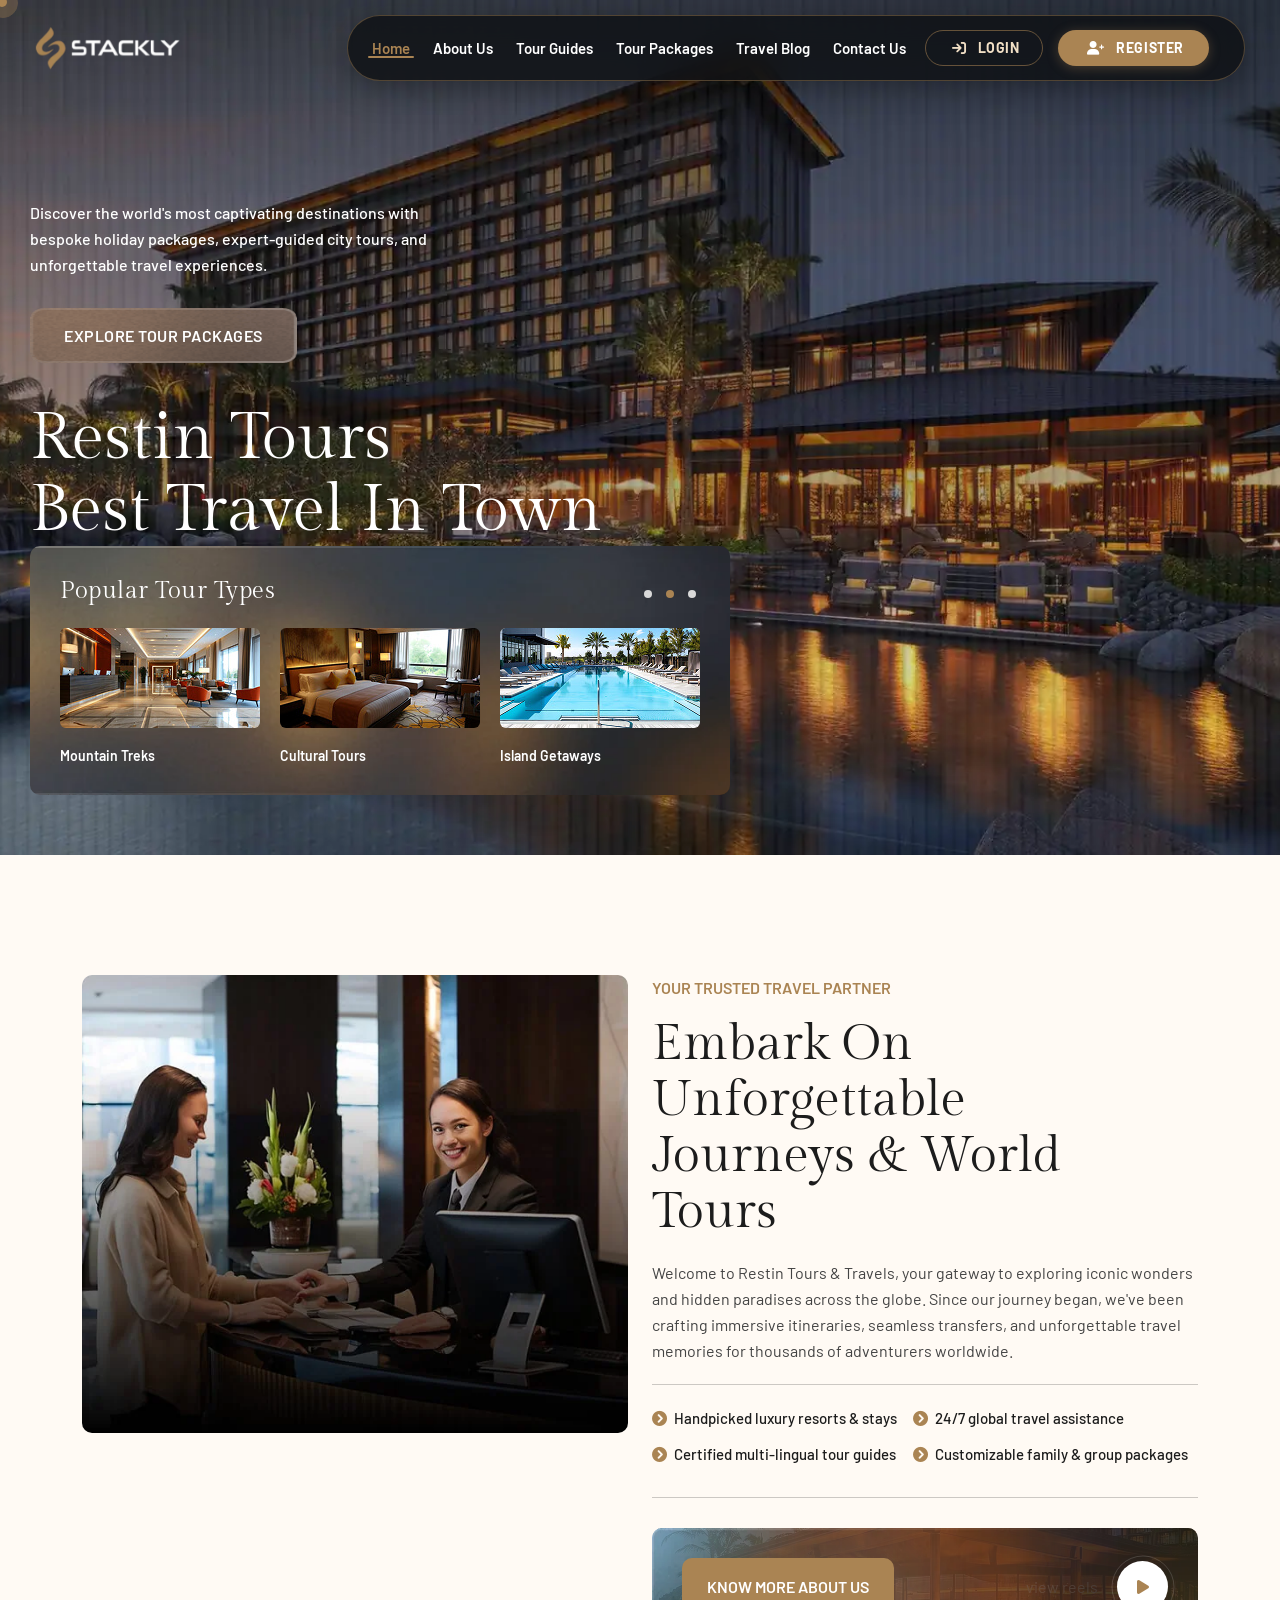
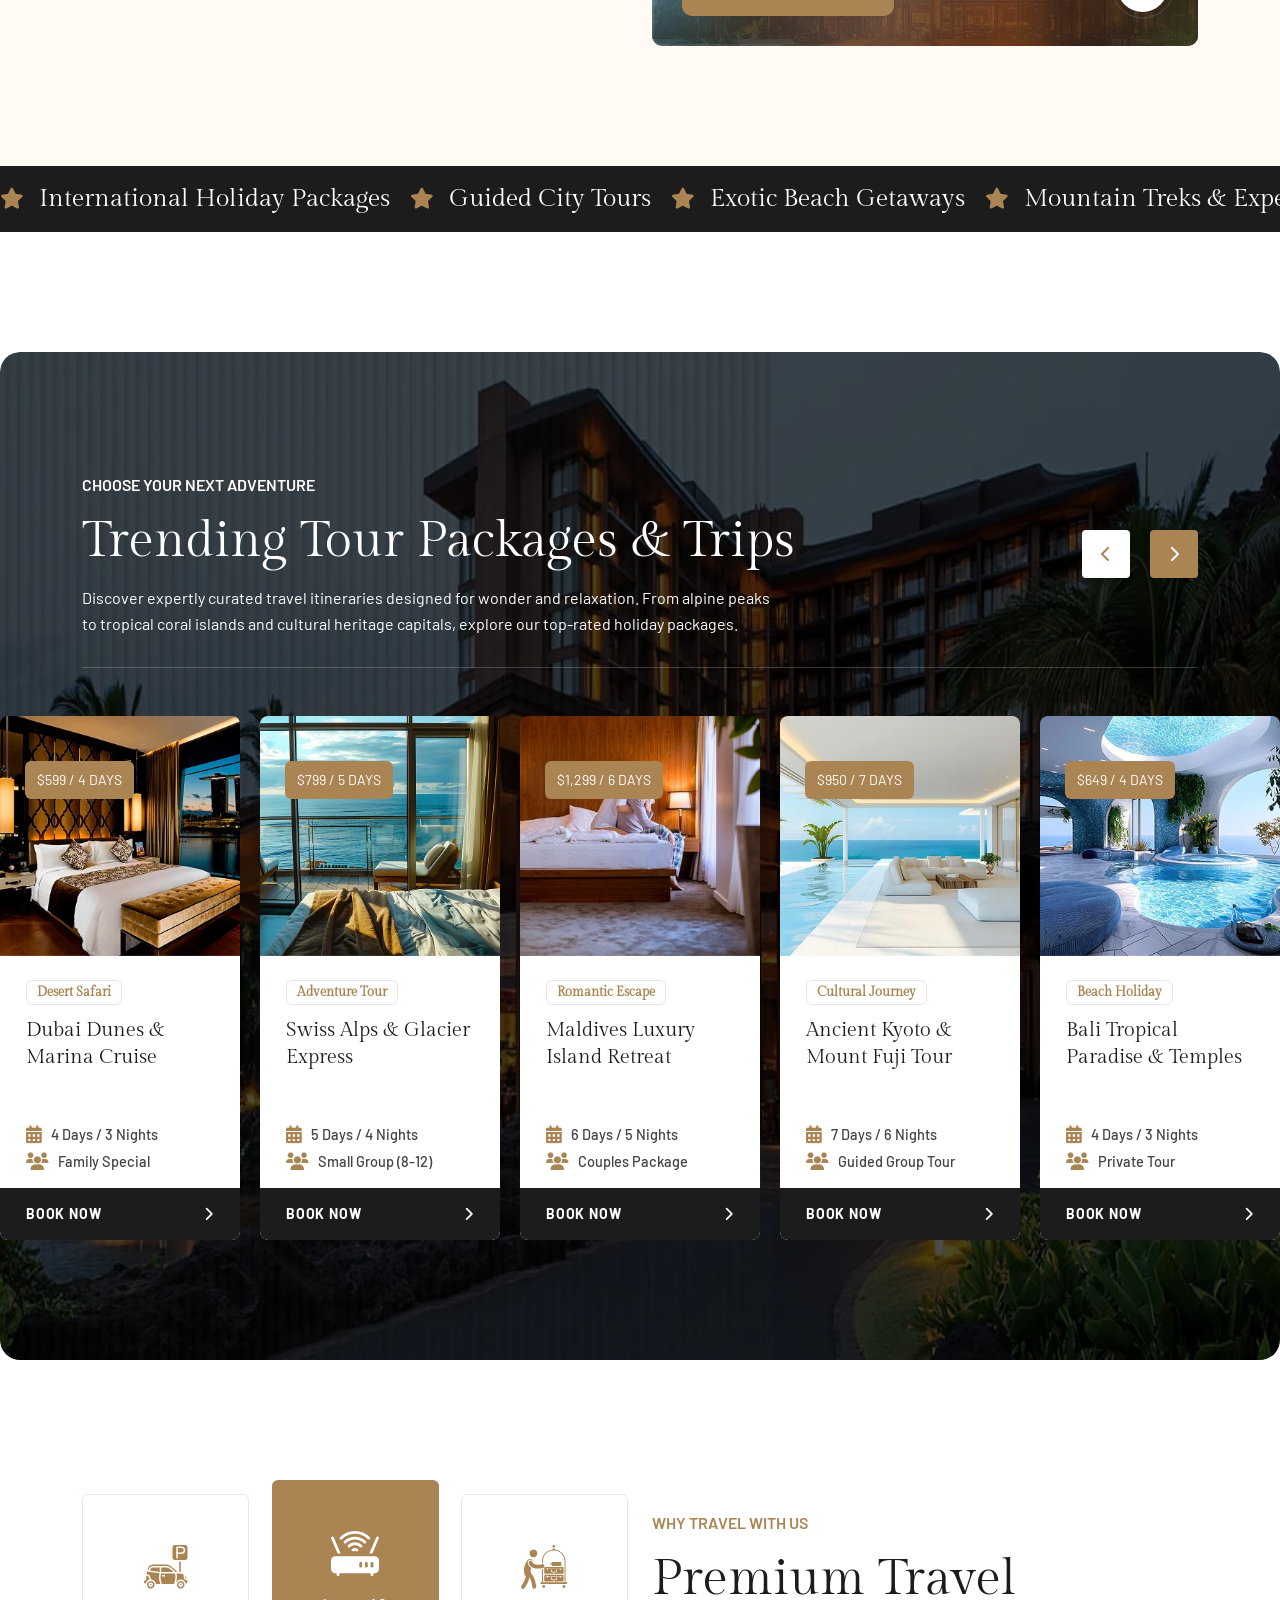
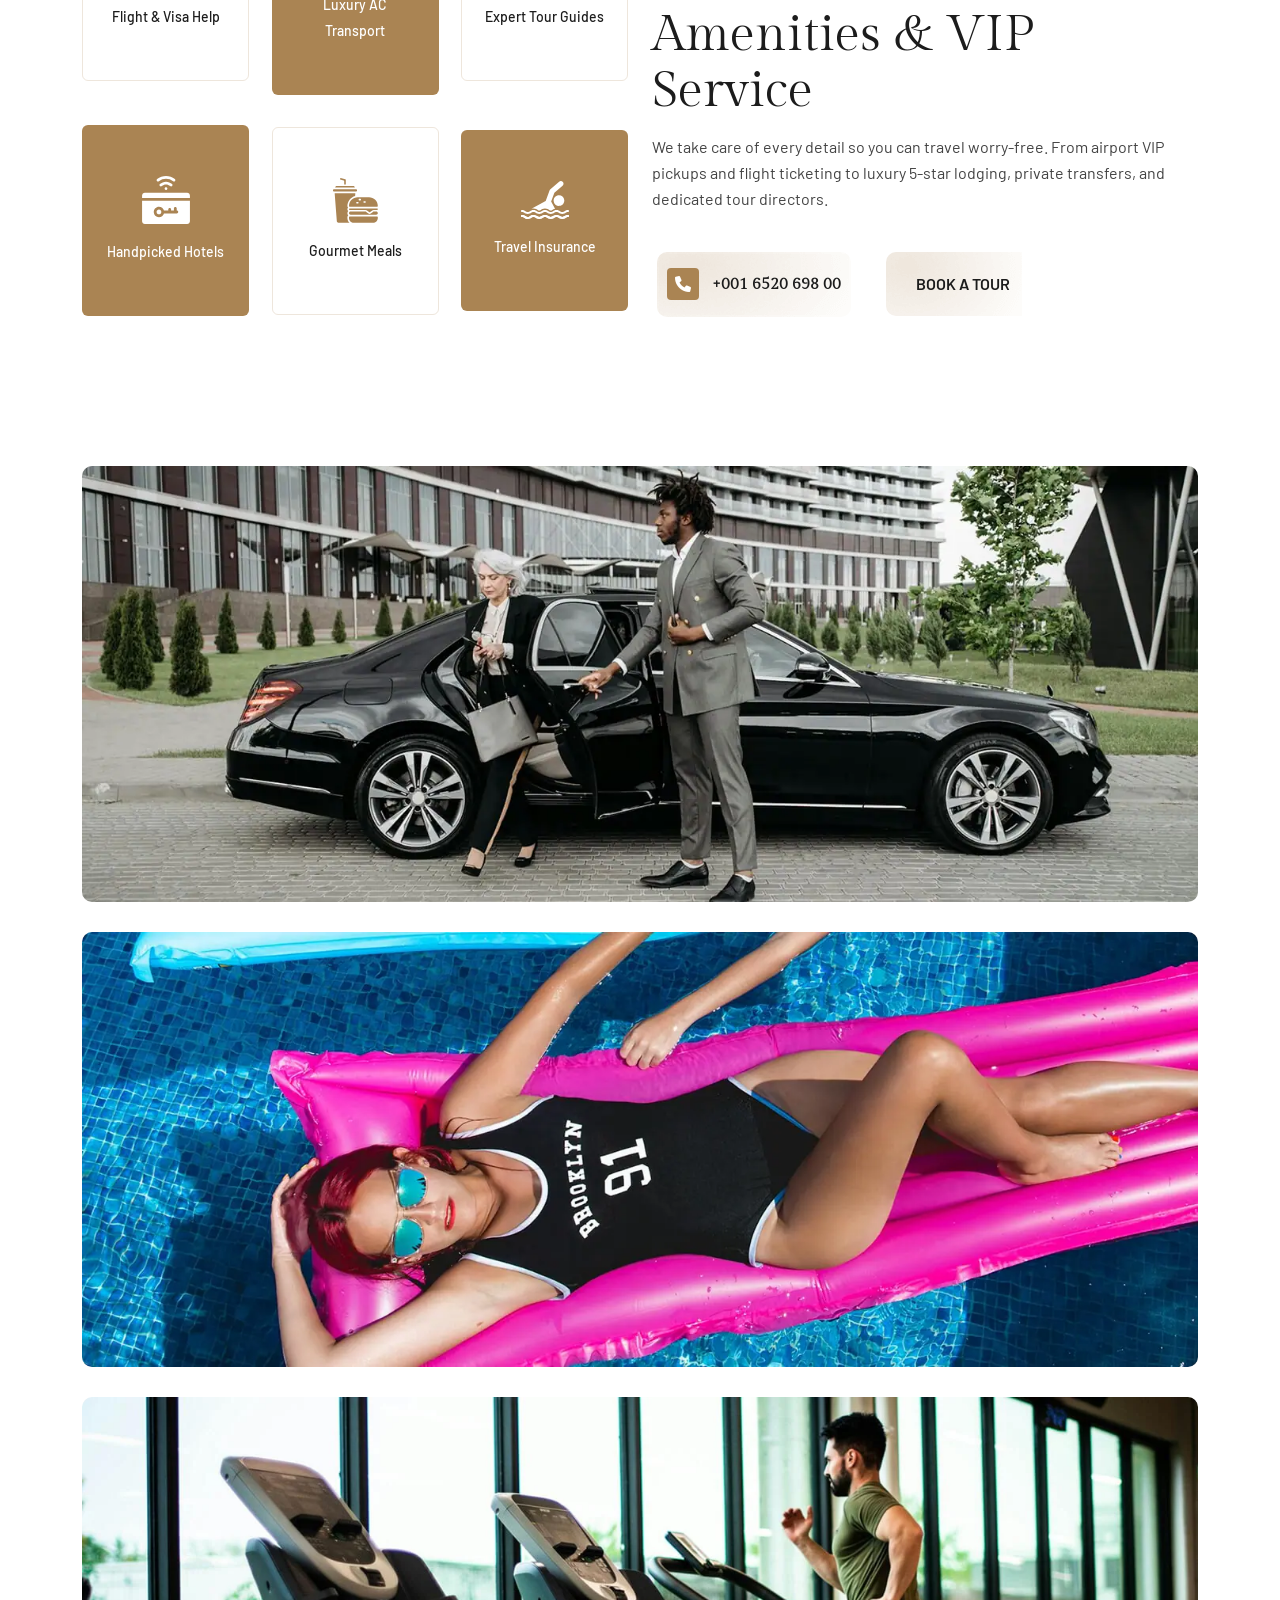
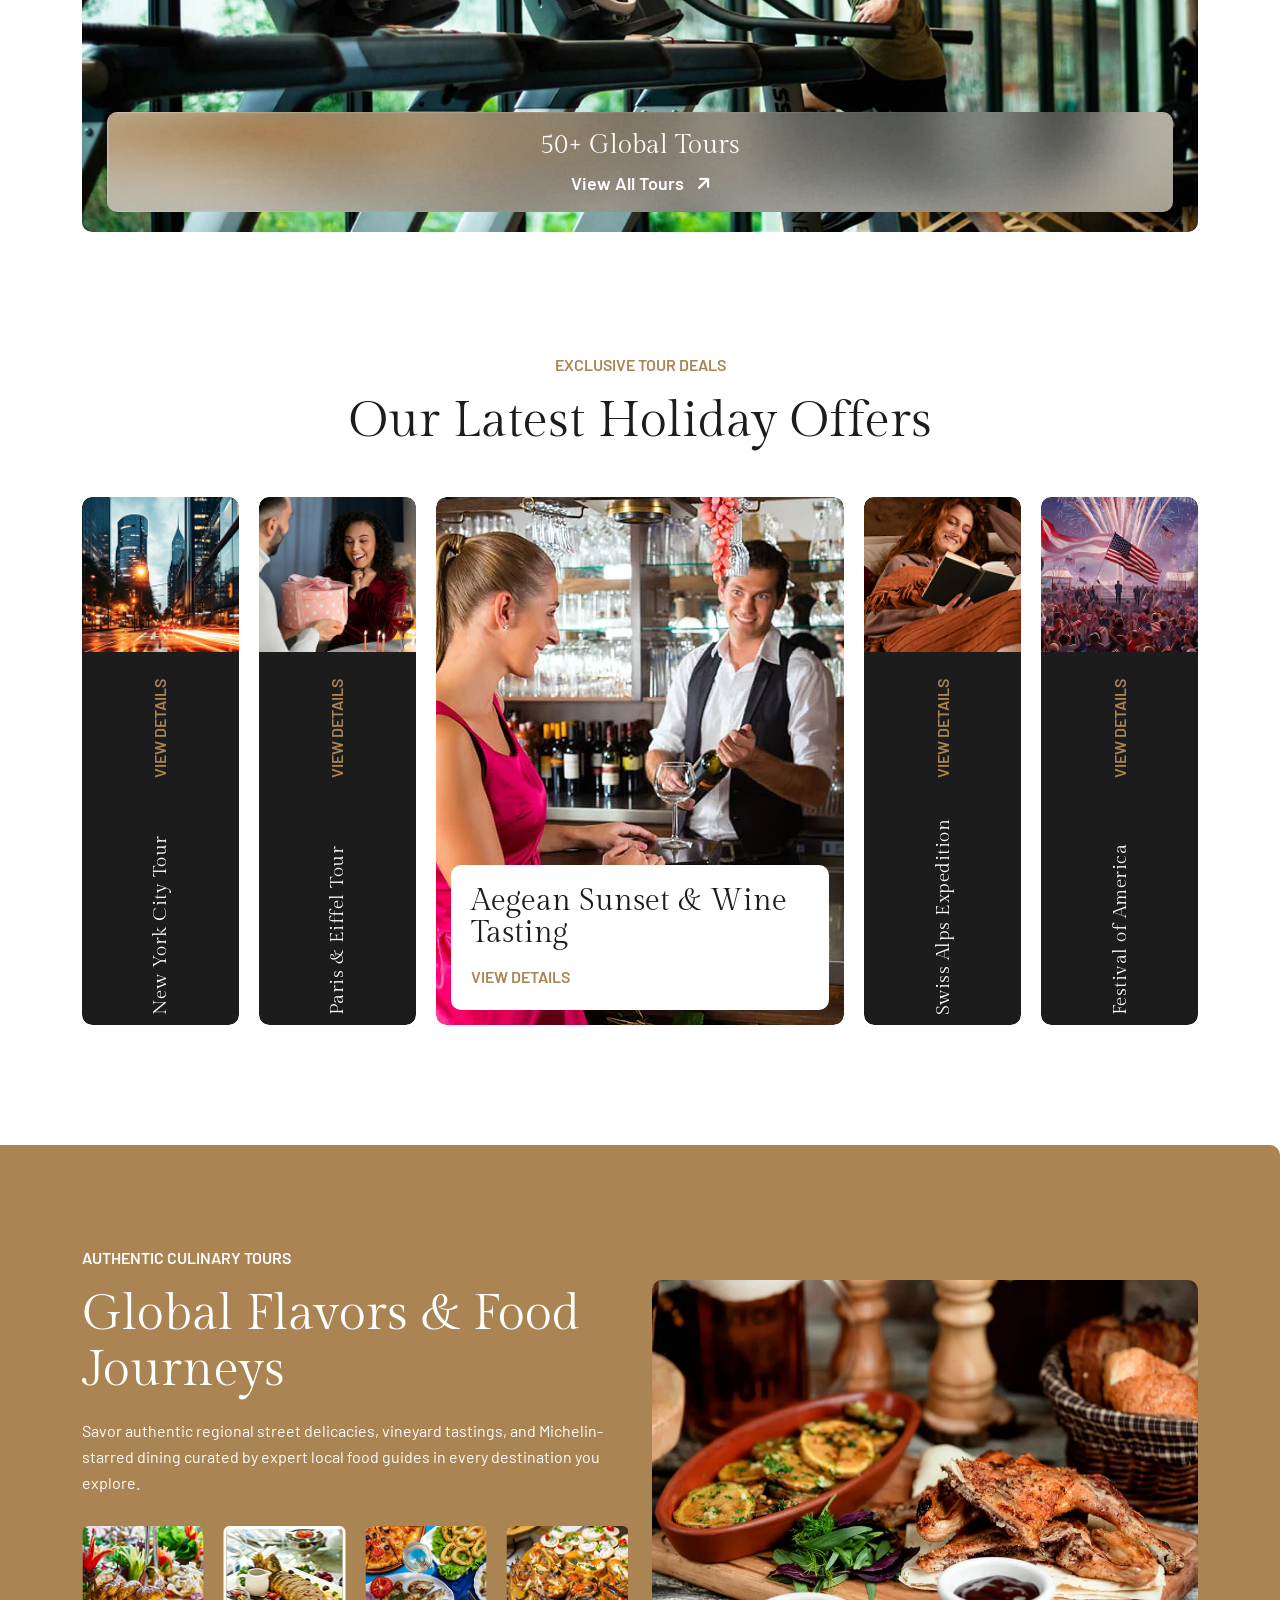
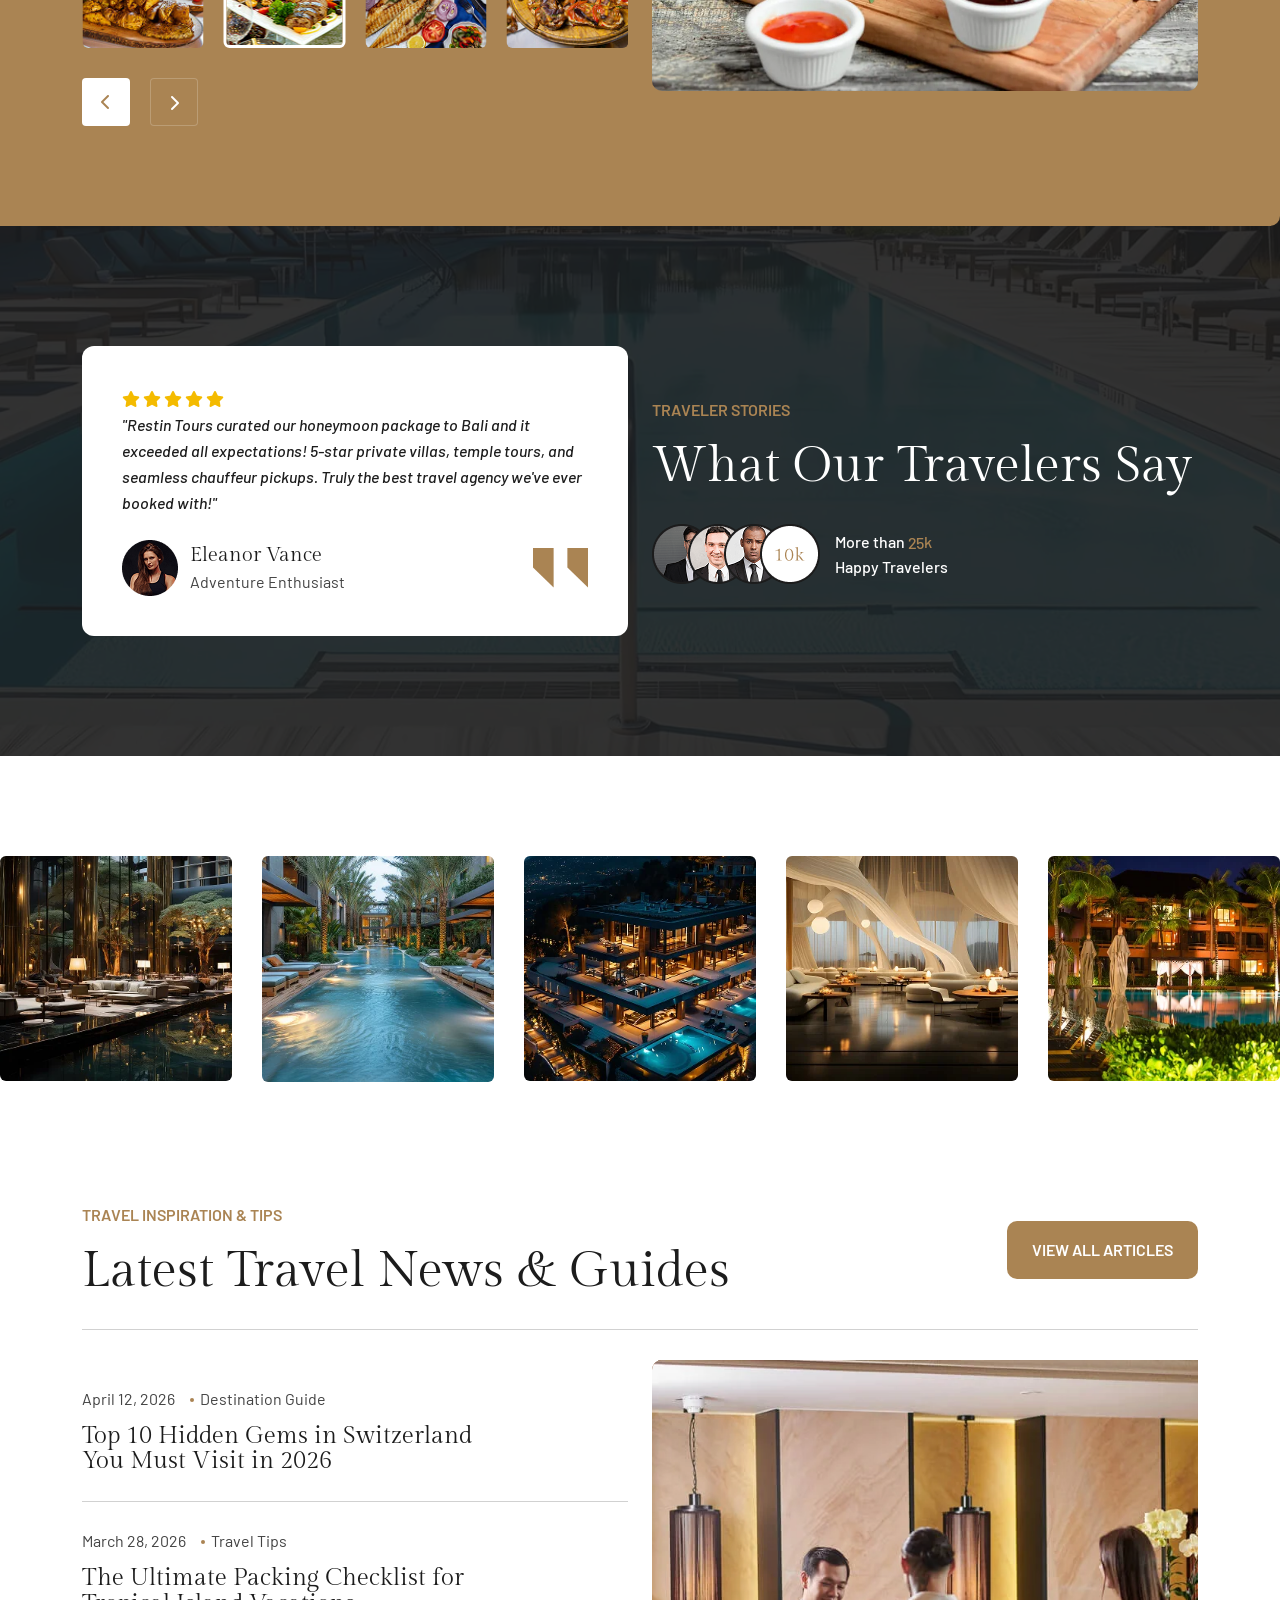
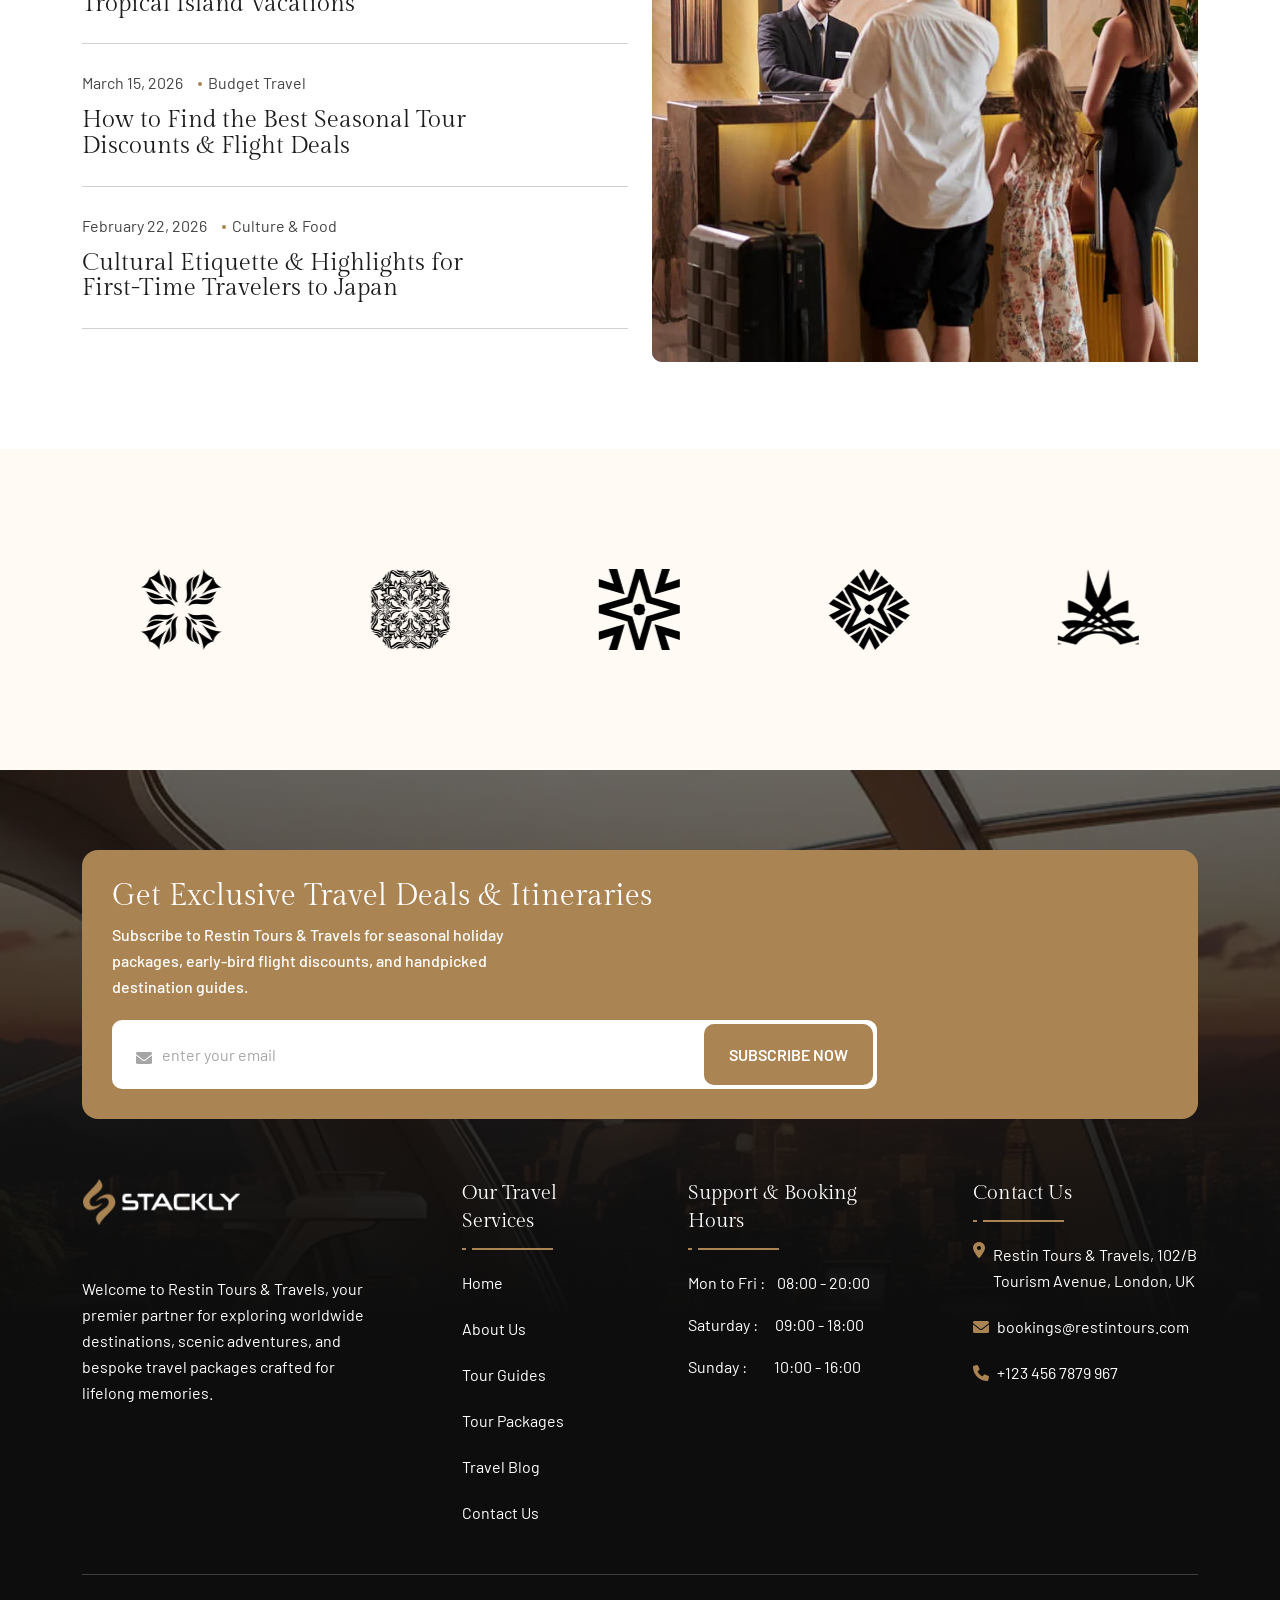
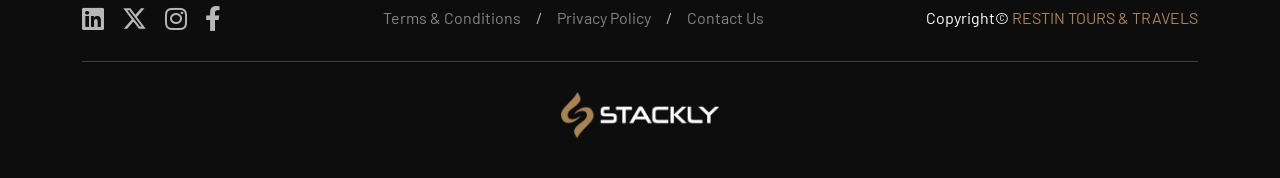
<file: index.html>
﻿<!DOCTYPE html>
<html lang="en">
    <!--<< Header Area >>-->
    <head>
       <!-- ========== Meta Tags ========== -->
        <meta charset="UTF-8">
        <meta http-equiv="X-UA-Compatible" content="IE=edge">
        <meta name="viewport" content="width=device-width, initial-scale=1">
        <meta name="author" content="Gramentheme">
        <meta name="description" content="Restin - Premium Tours & Travels Template - Explore the World">
        <!-- ======== Page title ============ -->
        <title>Restin - Luxury Tours & Travels Agency</title>
        <!--<< Favcion >>-->
        <link rel="shortcut icon" href="assets/img/favicon.svg">
        <!--<< Bootstrap min.css >>-->
        <link rel="stylesheet" href="assets/css/bootstrap.min.css">
        <!--<< All Min Css >>-->
        <link rel="stylesheet" href="assets/css/all.min.css">
        <!--<< Animate.css >>-->
        <link rel="stylesheet" href="assets/css/animate.css">
        <!--<< Magnific Popup.css >>-->
        <link rel="stylesheet" href="assets/css/magnific-popup.css">
        <!--<< Mousecursor.css >>-->
        <link rel="stylesheet" href="assets/css/mousecursor.css">
        <!--<< MeanMenu.css >>-->
        <link rel="stylesheet" href="assets/css/meanmenu.css">
         <!--<< Odometer.css >>-->
        <link rel="stylesheet" href="assets/css/odometer.css">
        <!--<< Swiper Bundle.css >>-->
        <link rel="stylesheet" href="assets/css/swiper-bundle.min.css">
        <!--<< Nice Select.css >>-->
        <link rel="stylesheet" href="assets/css/nice-select.css">
        <!--<< Main.css >>-->
        <link rel="stylesheet" href="assets/css/main.css">
        <!--<< Auth Custom.css >>-->
        <link rel="stylesheet" href="assets/css/auth-custom.css">
    </head>
    <body>

       <!-- Preloader Start -->
        <div id="preloader">
        <div class="preloader-content">
            <img src="assets/img/logo/stackly-black.webp" alt="Tours Logo" class="preloader-logo">
            <div class="spinner"></div>
            <p>Planning your dream holiday...</p>
        </div>
        </div>
      <!-- Preloader End -->

        <!-- GT Back To Top Start -->
        <button id="back-top" class="back-to-top show">
            <i class="fa-regular fa-arrow-up"></i>
        </button>

        <!-- GT MouseCursor Start -->
        <div class="mouseCursor cursor-outer"></div>
        <div class="mouseCursor cursor-inner"></div>

         <!-- Offcanvas Area Start -->
        <div class="fix-area">
            <div class="offcanvas__info">
                <div class="offcanvas__wrapper">
                    <div class="offcanvas__content">
                        <div class="offcanvas__top mb-5 d-flex justify-content-between align-items-center">
                            <div class="offcanvas__logo">
                                <a href="index.html">
                                    <img src="assets/img/logo/stackly-black.webp" alt="logo-img">
                                </a>
                            </div>
                            <div class="offcanvas__close">
                                <button>
                                <i class="fas fa-times"></i>
                                </button>
                            </div>
                        </div>
                        <p class="text d-none d-xl-block">
                            Discover breathtaking destinations, curated holiday packages, guided city tours, and seamless travel arrangements crafted for unforgettable memories.
                        </p>
                        <div class="mobile-menu fix mb-3"></div>
                        <div class="offcanvas__contact d-xl-block">
                            <h4 class="d-xl-block">Contact Info</h4>
                            <ul class="d-xl-block">
                                <li class="d-flex align-items-center">
                                    <div class="offcanvas__contact-icon">
                                        <i class="fal fa-map-marker-alt"></i>
                                    </div>
                                    <div class="offcanvas__contact-text">
                                        <a target="_blank" href="#">Main Street, Melbourne, Australia</a>
                                    </div>
                                </li>
                                <li class="d-flex align-items-center">
                                    <div class="offcanvas__contact-icon mr-15">
                                        <i class="fal fa-envelope"></i>
                                    </div>
                                    <div class="offcanvas__contact-text">
                                        <a href="mailto:info@example.com"><span class="mailto:info@example.com">info@example.com</span></a>
                                    </div>
                                </li>
                                <li class="d-flex align-items-center">
                                    <div class="offcanvas__contact-icon mr-15">
                                        <i class="fal fa-clock"></i>
                                    </div>
                                    <div class="offcanvas__contact-text">
                                        <a target="_blank" href="#">Mod-friday, 09am -05pm</a>
                                    </div>
                                </li>
                                <li class="d-flex align-items-center">
                                    <div class="offcanvas__contact-icon mr-15">
                                        <i class="far fa-phone"></i>
                                    </div>
                                    <div class="offcanvas__contact-text">
                                        <a href="tel:+11002345909">+11002345909</a>
                                    </div>
                                </li>
                            </ul>
                            <div class="social-icon d-flex align-items-center">
                                <a href="404.html"><i class="fab fa-facebook-f"></i></a>
                                <a href="404.html" aria-label="X"><i class="fa-brands fa-x-twitter"><svg xmlns="http://www.w3.org/2000/svg" viewBox="0 0 512 512"><path d="M389.2 48h70.6L305.6 224.2 487 464H345L233.7 318.6 106.5 464H35.8L200.7 275.5 26.8 48H172.4L272.9 180.9 389.2 48zM364.4 421.8h39.1L151.1 88h-42L364.4 421.8z"/></svg></i></a>
                                <a href="404.html"><i class="fab fa-youtube"></i></a>
                                <a href="404.html"><i class="fab fa-linkedin-in"></i></a>
                            </div>
                        </div>
                    </div>
                </div>
            </div>
        </div>
        <div class="offcanvas__overlay"></div>
       
        <!-- Header Section Start -->
        <header id="header-sticky" class="header-1">
            <div class="container-fluid">
                <div class="mega-menu-wrapper">
                    <div class="header-main">
                        <div class="header-left">
                            <div class="logo">
                            <a href="index.html" class="header-logo">
                                <img src="assets/img/logo/stackly-white.webp" alt="logo-img">
                            </a>
                            <a href="index.html" class="header-logo-2">
                                <img src="assets/img/logo/stackly-black.webp" alt="logo-img">
                            </a>
                        </div>
                        </div>
                        <div class="mean__menu-wrapper d-none d-xl-flex">
                                <div class="main-menu">
                                    <div class="bg-image">
                                        <img src="assets/img/header-bg.webp" alt="img">
                                    </div>
                                                                        <nav id="mobile-menu">
                                        <ul>
                                            <li class="active">
                                                <a href="index.html">Home</a>
                                            </li>
                                            <li>
                                                <a href="about.html">About Us</a>
                                            </li>
                                            <li>
                                                <a href="team.html">Tour Guides</a>
                                            </li>
                                            <li>
                                                <a href="services.html">Tour Packages</a>
                                            </li>
                                            <li>
                                                <a href="blog.html">Travel Blog</a>
                                            </li>
                                            <li>
                                                <a href="contact.html">Contact Us</a>
                                            </li>
                                            <!-- Auth Links (Handled dynamically by auth.js) -->
                                            <li class="auth-guest-link">
                                                <a href="login.html" class="nav-auth-login"><i class="fa-solid fa-arrow-right-to-bracket me-1"></i> Login</a>
                                            </li>
                                            <li class="auth-guest-link">
                                                <a href="register.html" class="nav-auth-register"><i class="fa-solid fa-user-plus me-1"></i> Register</a>
                                            </li>
                                            <li class="auth-user-link dashboard-nav-item" style="display: none;">
                                                <a href="dashboard.html" class="dynamic-dashboard-link"><i class="fa-solid fa-gauge-high me-1"></i> <span class="dash-text">Dashboard</span></a>
                                            </li>
                                        </ul>
                                    </nav>
                                </div>
                            </div> 
                            <div class="header-right d-flex justify-content-end align-items-center">
                                <div class="header__hamburger d-xl-none my-auto">
                                    <div class="sidebar__toggle">
                                        <i class="fas fa-bars"></i>
                                    </div>
                                </div>
                            </div>
                        </div>
                    </div>
                </div>
        </header>

       
        <!--Hero Section Start -->
        <section class="hero-section-1 hero-1 fix bg-cover" style="background-image: url(assets/img/home-1/hero/bg.webp);">
        <div class="signature-image">
            <img src="assets/img/home-1/hero/signeture.webp" alt="img">
        </div>  
        <div class="container-fluid">
            <div class="row">
                <div class="hero-content">
                    <p>
                        Discover the world's most captivating destinations with bespoke holiday packages, expert-guided city tours, and unforgettable travel experiences.
                    </p>
                    <a href="services.html" class="theme-btn">
                        <img src="assets/img/btn-bg.webp" alt="img">
                        EXPLORE TOUR PACKAGES
                    </a>
                    <div class="hero-wrapper">
                        <h1 class="wow fadeInUp" data-wow-delay=".3s">
                            Restin Tours <br>
                            Best Travel In Town
                        </h1>
                        <div class="hero-box bg-cover" style="background-image: url(assets/img/home-1/hero/color-bg.webp);">
                            <div class="top-item">
                                <h4>Popular Tour Types</h4>
                                    <div class="swiper-dot-1 mt-0">
                                    <div class="dot"></div>
                                </div>
                            </div>
                            <div class="swiper hero-slider">
                                <div class="swiper-wrapper">
                                    <div class="swiper-slide">
                                        <div class="hero-item">
                                            <div class="hero-image">
                                                <img src="assets/img/home-1/hero/01.webp" alt="img">
                                            </div>
                                            <h6>Island Getaways</h6>
                                        </div>
                                    </div>
                                    <div class="swiper-slide">
                                        <div class="hero-item">
                                            <div class="hero-image">
                                                <img src="assets/img/home-1/hero/02.webp" alt="img">
                                            </div>
                                            <h6>Mountain Treks</h6>
                                        </div>
                                    </div>
                                    <div class="swiper-slide">
                                        <div class="hero-item">
                                            <div class="hero-image">
                                                <img src="assets/img/home-1/hero/03.webp" alt="img">
                                            </div>
                                            <h6>Cultural Tours</h6>
                                        </div>
                                    </div>
                                </div>
                            </div>
                        </div>
                    </div>
                </div>
            </div>
        </div>
        </section>

        <!--About Section Start -->
        <section class="about-section section-padding fix section-bg">
        <div class="container">
            <div class="about-wrapper">
                <div class="row g-4">
                    <div class="col-lg-6">
                        <div class="about-image">
                            <img src="assets/img/home-1/about/about-1.webp" alt="img">
                        </div>
                    </div>
                    <div class="col-lg-6">
                        <div class="about-content">
                            <div class="section-title mb-0">
                                <span class="sub-title wow fadeInUp">Your Trusted Travel Partner</span>
                                <h2 class="wow fadeInUp" data-wow-delay=".3s">
                                    Embark On Unforgettable <br> Journeys & World Tours
                                </h2>
                            </div>
                            <p class="text wow fadeInUp" data-wow-delay=".3s">
                                Welcome to Restin Tours & Travels, your gateway to exploring iconic wonders and hidden paradises across the globe. Since our journey began, we've been crafting immersive itineraries, seamless transfers, and unforgettable travel memories for thousands of adventurers worldwide.
                            </p>
                            <div class="list-item wow fadeInUp" data-wow-delay=".5s">
                                <ul class="list">
                                    <li>
                                        <i class="fa-solid fa-circle-chevron-right"></i>
                                        Handpicked luxury resorts & stays
                                    </li>
                                    <li>
                                        <i class="fa-solid fa-circle-chevron-right"></i>
                                        Certified multi-lingual tour guides
                                    </li>
                                </ul>
                                <ul class="list">
                                    <li>
                                        <i class="fa-solid fa-circle-chevron-right"></i>
                                        24/7 global travel assistance
                                    </li>
                                    <li>
                                        <i class="fa-solid fa-circle-chevron-right"></i>
                                        Customizable family & group packages
                                    </li>
                                </ul>
                            </div>
                            <div class="hero-button-item wow fadeInUp" data-wow-delay=".3s bg-cover" style="background-image: url(assets/img/home-1/about/radial-bg.webp);">
                                <div class="top-shape">
                                    <img src="assets/img/home-1/about/bg-shape.webp" alt="img">
                                </div>
                                <a href="about.html" class="theme-btn">Know more about us</a>
                                <span class="button-text">
                                    <a href="404.html" class="me-3 d-line text-white text-decoration-none">view reels</a>
                                    <a href="404.html" class="video-btn ripple">
                                        <i class="fa-solid fa-play"></i>
                                    </a>
                                </span>
                            </div>
                        </div>
                    </div>
                </div>
            </div>
        </div>
        </section>

        <!--Marque Section Start -->
        <div class="marque-section fix section-padding pt-0">
            <div class="scrolling-wrap">
            <div class="comm">
                <div class="cmn-textslide"><i class="fa-sharp fa-solid fa-star"></i> International Holiday Packages</div>
                <div class="cmn-textslide"><i class="fa-sharp fa-solid fa-star"></i> Guided City Tours</div>
                <div class="cmn-textslide"><i class="fa-sharp fa-solid fa-star"></i> Exotic Beach Getaways</div>
                <div class="cmn-textslide"><i class="fa-sharp fa-solid fa-star"></i> Mountain Treks & Expeditions</div>
                <div class="cmn-textslide"><i class="fa-sharp fa-solid fa-star"></i> Luxury Wildlife Safaris</div>
                <div class="cmn-textslide"><i class="fa-sharp fa-solid fa-star"></i> Romantic Honeymoon Trips</div>
            </div>
            <div class="comm">
                <div class="cmn-textslide"><i class="fa-sharp fa-solid fa-star"></i> International Holiday Packages</div>
                <div class="cmn-textslide"><i class="fa-sharp fa-solid fa-star"></i> Guided City Tours</div>
                <div class="cmn-textslide"><i class="fa-sharp fa-solid fa-star"></i> Exotic Beach Getaways</div>
                <div class="cmn-textslide"><i class="fa-sharp fa-solid fa-star"></i> Mountain Treks & Expeditions</div>
                <div class="cmn-textslide"><i class="fa-sharp fa-solid fa-star"></i> Luxury Wildlife Safaris</div>
                <div class="cmn-textslide"><i class="fa-sharp fa-solid fa-star"></i> Romantic Honeymoon Trips</div>
            </div>
            <div class="comm">
                <div class="cmn-textslide"><i class="fa-sharp fa-solid fa-star"></i> International Holiday Packages</div>
                <div class="cmn-textslide"><i class="fa-sharp fa-solid fa-star"></i> Guided City Tours</div>
                <div class="cmn-textslide"><i class="fa-sharp fa-solid fa-star"></i> Exotic Beach Getaways</div>
                <div class="cmn-textslide"><i class="fa-sharp fa-solid fa-star"></i> Mountain Treks & Expeditions</div>
                <div class="cmn-textslide"><i class="fa-sharp fa-solid fa-star"></i> Luxury Wildlife Safaris</div>
                <div class="cmn-textslide"><i class="fa-sharp fa-solid fa-star"></i> Romantic Honeymoon Trips</div>
            </div>
            </div>
        </div>

        <!--Tour Packages Section Start -->
        <section class="room-section section-padding fix">
        <div class="bg-image">
            <img src="assets/img/home-1/room/bg.webp" alt="img">
        </div>
        <div class="container">
            <div class="section-title-area">
                <div class="section-title mb-0">
                    <span class="sub-title text-white wow fadeInUp">Choose Your Next Adventure</span>
                    <h2 class="text-white wow fadeInUp" data-wow-delay=".3s">
                        Trending Tour Packages & Trips
                    </h2>
                    <p class="mt-3 text-white wow fadeInUp" data-wow-delay=".3s">
                        Discover expertly curated travel itineraries designed for wonder and relaxation. From alpine peaks to tropical coral islands and cultural heritage capitals, explore our top-rated holiday packages.
                    </p>
                </div>
                <div class="array-buttons wow fadeInUp" data-wow-delay=".5s">
                    <button class="array-prev">
                        <i class="fa-solid fa-chevron-left"></i>
                    </button>
                    <button class="array-next">
                        <i class="fa-solid fa-chevron-right"></i>
                    </button>
                </div>
            </div>
        </div>
        <div class="swiper room-slider">
            <div class="swiper-wrapper">
                <div class="swiper-slide">
                    <div class="room-box-item">
                        <div class="room-image">
                            <img src="assets/img/home-1/room/01.webp" alt="img">
                            <img src="assets/img/home-1/room/01.webp" alt="img">
                            <span>$799 / 5 DAYS</span>
                        </div>
                        <div class="content-item">
                            <div class="room-content">
                                <h6>Adventure Tour</h6>
                                <h4>
                                    <a href="services.html">Swiss Alps & Glacier Express</a>
                                </h4>
                                <ul class="list">
                                    <li>
                                        <i class="fa-solid fa-calendar-days"></i>
                                        5 Days / 4 Nights
                                    </li>
                                    <li>
                                        <i class="fa-solid fa-users"></i>
                                        Small Group (8-12)
                                    </li>
                                </ul>
                            </div>
                            <a href="contact.html" class="theme-btn">
                                Book Now <i class="fa-solid fa-chevron-right"></i>
                            </a>
                        </div>
                    </div>
                </div>
                <div class="swiper-slide">
                    <div class="room-box-item">
                        <div class="room-image">
                            <img src="assets/img/home-1/room/02.webp" alt="img">
                            <img src="assets/img/home-1/room/02.webp" alt="img">
                            <span>$1,299 / 6 DAYS</span>
                        </div>
                        <div class="content-item">
                            <div class="room-content">
                                <h6>Romantic Escape</h6>
                                <h4>
                                    <a href="services.html">Maldives Luxury Island Retreat</a>
                                </h4>
                                <ul class="list">
                                    <li>
                                        <i class="fa-solid fa-calendar-days"></i>
                                        6 Days / 5 Nights
                                    </li>
                                    <li>
                                        <i class="fa-solid fa-users"></i>
                                        Couples Package
                                    </li>
                                </ul>
                            </div>
                            <a href="contact.html" class="theme-btn">
                                Book Now <i class="fa-solid fa-chevron-right"></i>
                            </a>
                        </div>
                    </div>
                </div>
                <div class="swiper-slide">
                    <div class="room-box-item">
                        <div class="room-image">
                            <img src="assets/img/home-1/room/03.webp" alt="img">
                            <img src="assets/img/home-1/room/03.webp" alt="img">
                            <span>$950 / 7 DAYS</span>
                        </div>
                        <div class="content-item">
                            <div class="room-content">
                                <h6>Cultural Journey</h6>
                                <h4>
                                    <a href="services.html">Ancient Kyoto & Mount Fuji Tour</a>
                                </h4>
                                <ul class="list">
                                    <li>
                                        <i class="fa-solid fa-calendar-days"></i>
                                        7 Days / 6 Nights
                                    </li>
                                    <li>
                                        <i class="fa-solid fa-users"></i>
                                        Guided Group Tour
                                    </li>
                                </ul>
                            </div>
                            <a href="contact.html" class="theme-btn">
                                Book Now <i class="fa-solid fa-chevron-right"></i>
                            </a>
                        </div>
                    </div>
                </div>
                <div class="swiper-slide">
                    <div class="room-box-item">
                        <div class="room-image">
                            <img src="assets/img/home-1/room/04.webp" alt="img">
                            <img src="assets/img/home-1/room/04.webp" alt="img">
                            <span>$649 / 4 DAYS</span>
                        </div>
                        <div class="content-item">
                            <div class="room-content">
                                <h6>Beach Holiday</h6>
                                <h4>
                                    <a href="services.html">Bali Tropical Paradise & Temples</a>
                                </h4>
                                <ul class="list">
                                    <li>
                                        <i class="fa-solid fa-calendar-days"></i>
                                        4 Days / 3 Nights
                                    </li>
                                    <li>
                                        <i class="fa-solid fa-users"></i>
                                        Private Tour
                                    </li>
                                </ul>
                            </div>
                            <a href="contact.html" class="theme-btn">
                                Book Now <i class="fa-solid fa-chevron-right"></i>
                            </a>
                        </div>
                    </div>
                </div>
                <div class="swiper-slide">
                    <div class="room-box-item">
                        <div class="room-image">
                            <img src="assets/img/home-1/room/05.webp" alt="img">
                            <img src="assets/img/home-1/room/05.webp" alt="img">
                            <span>$599 / 4 DAYS</span>
                        </div>
                        <div class="content-item">
                            <div class="room-content">
                                <h6>Desert Safari</h6>
                                <h4>
                                    <a href="services.html">Dubai Dunes & Marina Cruise</a>
                                </h4>
                                <ul class="list">
                                    <li>
                                        <i class="fa-solid fa-calendar-days"></i>
                                        4 Days / 3 Nights
                                    </li>
                                    <li>
                                        <i class="fa-solid fa-users"></i>
                                        Family Special
                                    </li>
                                </ul>
                            </div>
                            <a href="contact.html" class="theme-btn">
                                Book Now <i class="fa-solid fa-chevron-right"></i>
                            </a>
                        </div>
                    </div>
                </div>
            </div>
        </div>
        </section>

        <!--Feature Section Start -->
        <section class="feature-section section-padding fix">
        <div class="container">
            <div class="feature-wrapper">
                <div class="row g-4 align-items-center">
                    <div class="col-xl-6 col-lg-7">
                        <div class="feature-left-item">
                            <div class="feature-box-item">
                                <div class="feature-box wow fadeInUp" data-wow-delay=".3s">
                                    <div class="icon">
                                        <img src="assets/img/home-1/icon/01.svg" alt="img">
                                    </div>
                                    <p>Flight & Visa Help</p>
                                </div>
                                <div class="feature-box style-2 wow fadeInUp" data-wow-delay=".5s">
                                    <div class="icon">
                                        <img src="assets/img/home-1/icon/02.svg" alt="img">
                                    </div>
                                    <p>Luxury AC Transport</p>
                                </div>
                                <div class="feature-box wow fadeInUp" data-wow-delay=".7s">
                                    <div class="icon">
                                        <img src="assets/img/home-1/icon/03.svg" alt="img">
                                    </div>
                                    <p>Expert Tour Guides</p>
                                </div>
                            </div>
                            <div class="feature-box-item">
                                <div class="feature-box style-2 wow fadeInUp" data-wow-delay=".3s">
                                    <div class="icon">
                                        <img src="assets/img/home-1/icon/04.svg" alt="img">
                                    </div>
                                    <p>Handpicked Hotels</p>
                                </div>
                                <div class="feature-box wow fadeInUp" data-wow-delay=".5s">
                                    <div class="icon">
                                        <img src="assets/img/home-1/icon/05.svg" alt="img">
                                    </div>
                                    <p>Gourmet Meals</p>
                                </div>
                                <div class="feature-box style-2 wow fadeInUp" data-wow-delay=".7s">
                                    <div class="icon">
                                        <img src="assets/img/home-1/icon/06.svg" alt="img">
                                    </div>
                                    <p>Travel Insurance</p>
                                </div>
                            </div>
                        </div>
                    </div>
                    <div class="col-xl-6 col-lg-5">
                        <div class="feature-content">
                            <div class="section-title mb-0">
                                <span class="sub-title wow fadeInUp">Why Travel With Us</span>
                                <h2 class="wow fadeInUp" data-wow-delay=".3s">
                                    Premium Travel Amenities & VIP Service
                                </h2>
                            </div>
                            <p class="text wow fadeInUp" data-wow-delay=".5s">
                                We take care of every detail so you can travel worry-free. From airport VIP pickups and flight ticketing to luxury 5-star lodging, private transfers, and dedicated tour directors.
                            </p>
                            <div class="feature-contact-item wow fadeInUp" data-wow-delay=".5s">
                                <div class="call-item">
                                    <div class="shape">
                                        <img src="assets/img/call-bg-2.webp" alt="img">
                                    </div>
                                    <div class="icon">
                                        <i class="fa-solid fa-phone"></i>
                                    </div>
                                    <h6>
                                        <a href="tel:+001652069800">+001 6520 698 00</a>
                                    </h6>
                                </div>
                                <a href="contact.html" class="theme-btn">
                                    <img src="assets/img/button-bg-2.webp" alt="img">
                                        BOOK A TOUR 
                                </a>
                            </div>
                        </div>
                    </div>
                </div>
            </div>
        </div>
        </section>

        <!--Aminities Section Start -->
        <div class="aminities-section">
        <div class="container">
            <div class="aminities-wrapper">
                <div class="row">
                    <div class="col-xl-12 sticky-style">
                        <div class="aminities-items">
                            <div class="aminities-image">
                                <a href="services.html">
                                    <img src="assets/img/home-1/aminiti/01.webp" alt="img">
                                </a>
                                <a href="services.html">
                                    <img src="assets/img/home-1/aminiti/01.webp" alt="img">
                                </a>
                                <a href="services.html">
                                    <img src="assets/img/home-1/aminiti/01.webp" alt="img">
                                </a>
                                <a href="services.html">
                                    <img src="assets/img/home-1/aminiti/01.webp" alt="img">
                                </a>
                            </div>
                        </div>
                    </div>
                    <div class="col-xl-12 sticky-style">
                        <div class="aminities-items">
                            <div class="aminities-image">
                                <a href="services.html">
                                    <img src="assets/img/home-1/aminiti/02.webp" alt="img">
                                </a>
                                <a href="services.html">
                                    <img src="assets/img/home-1/aminiti/02.webp" alt="img">
                                </a>
                                <a href="services.html">
                                    <img src="assets/img/home-1/aminiti/02.webp" alt="img">
                                </a>
                                <a href="services.html">
                                    <img src="assets/img/home-1/aminiti/02.webp" alt="img">
                                </a>
                            </div>
                        </div>
                    </div>
                    <div class="col-xl-12 sticky-style">
                        <div class="aminities-items mb-0">
                            <div class="aminities-image">
                                <a href="services.html">
                                    <img src="assets/img/home-1/aminiti/03.webp" alt="img">
                                </a>
                                <a href="services.html">
                                    <img src="assets/img/home-1/aminiti/03.webp" alt="img">
                                </a>
                                <a href="services.html">
                                    <img src="assets/img/home-1/aminiti/03.webp" alt="img">
                                </a>
                                <a href="services.html">
                                    <img src="assets/img/home-1/aminiti/03.webp" alt="img">
                                </a>
                                <div class="content-box">
                                    <div class="shape">
                                        <img src="assets/img/home-1/aminiti/bg.webp" alt="img">
                                    </div>
                                    <h3>
                                        <a href="services.html">50+ Global Tours</a>
                                    </h3>
                                    <a href="services.html" class="view-btn">
                                        View All Tours <i class="fa-solid fa-arrow-up-right"></i>
                                    </a>
                                </div>
                            </div>
                        </div>
                    </div>
                </div>
            </div>
        </div>
        </div>

        <!--Service-Offer Section Start -->
        <div class="service-offer-section section-padding fix">
        <div class="container">
            <div class="section-title text-center">
                <span class="sub-title wow fadeInUp">Exclusive Tour Deals</span>
                <h2 class="wow fadeInUp" data-wow-delay=".3s">
                    Our Latest Holiday Offers
                </h2>
            </div>
            <div class="service-wrapper">
                <div class="service-main-item">
                    <div class="service-item">
                        <div class="service-image">
                            <img src="assets/img/home-1/offer/radius-1.webp" alt="img">
                            </div>
                            <div class="service-content">
                                <h3>
                                    <a href="services.html">New York City Tour</a>
                                </h3>
                                <a href="services.html" class="btn">view details</a>
                            </div>
                        </div>
                        <div class="service-card-item">
                        <div class="services-image">
                            <img src="assets/img/home-1/offer/radius-5.webp" alt="img">
                            <div class="content">
                                <h3>
                                    <a href="404.html">Manhattan & Broadway Tour</a>
                                </h3>
                                <a href="404.html" class="views-btn">view details</a>
                            </div>
                        </div>
                    </div>
                </div>
                <div class="service-main-item">
                    <div class="service-item">
                        <div class="service-image">
                            <img src="assets/img/home-1/offer/radius-2.webp" alt="img">
                            </div>
                            <div class="service-content">
                                <h3>
                                    <a href="404.html">Paris & Eiffel Tour</a>
                                </h3>
                                <a href="404.html" class="btn">view details</a>
                            </div>
                        </div>
                        <div class="service-card-item">
                        <div class="services-image">
                            <img src="assets/img/home-1/offer/radius-6.webp" alt="img">
                            <div class="content">
                                <h3>
                                    <a href="404.html">Romantic Seine River Cruise</a>
                                </h3>
                                <a href="404.html" class="views-btn">view details</a>
                            </div>
                        </div>
                    </div>
                </div>
                <div class="service-main-item active">
                    <div class="service-item">
                        <div class="service-image">
                            <img src="assets/img/home-1/offer/radius-9.webp" alt="img">
                            </div>
                            <div class="service-content">
                                <h3>
                                    <a href="404.html">Santorini Island Tour</a>
                                </h3>
                                <a href="404.html" class="btn">view details</a>
                            </div>
                        </div>
                        <div class="service-card-item">
                        <div class="services-image">
                            <img src="assets/img/home-1/offer/01.webp" alt="img">
                            <div class="content">
                                <h3>
                                    <a href="404.html">Aegean Sunset & Wine Tasting</a>
                                </h3>
                                <a href="404.html" class="views-btn">view details</a>
                            </div>
                        </div>
                    </div>
                </div>
                <div class="service-main-item">
                    <div class="service-item">
                        <div class="service-image">
                            <img src="assets/img/home-1/offer/radius-3.webp" alt="img">
                            </div>
                            <div class="service-content">
                                <h3>
                                    <a href="404.html">Swiss Alps Expedition</a>
                                </h3>
                                <a href="404.html" class="btn">view details</a>
                            </div>
                        </div>
                        <div class="service-card-item">
                        <div class="services-image">
                            <img src="assets/img/home-1/offer/radius-7.webp" alt="img">
                            <div class="content">
                                <h3>
                                    <a href="404.html">Zermatt & Matterhorn Cable Car</a>
                                </h3>
                                <a href="404.html" class="views-btn">view details</a>
                            </div>
                        </div>
                    </div>
                </div>
                <div class="service-main-item">
                    <div class="service-item">
                        <div class="service-image">
                            <img src="assets/img/home-1/offer/radius-4.webp" alt="img">
                            </div>
                            <div class="service-content">
                                <h3>
                                    <a href="404.html">Festival of America</a>
                                </h3>
                                <a href="404.html" class="btn">view details</a>
                            </div>
                        </div>
                        <div class="service-card-item">
                        <div class="services-image">
                            <img src="assets/img/home-1/offer/radius-8.webp" alt="img">
                            <div class="content">
                                <h3>
                                    <a href="services.html">Jazz Heritage & City Highlights</a>
                                </h3>
                                <a href="services.html" class="views-btn">view details</a>
                            </div>
                        </div>
                    </div>
                </div>
            </div>
        </div>
        </div>
                
        <!--Culinary Tours Section Start -->
        <section class="hotel-dining-section fix">
        <div class="container">
            <div class="hotel-dining-wrapper">
                <div class="row g-4 align-items-center">
                    <div class="col-lg-6">
                        <div class="hotel-dining-content">
                            <div class="section-title mb-0">
                                <span class="sub-title text-white wow fadeInUp">Authentic Culinary Tours</span>
                                <h2 class="text-white wow fadeInUp" data-wow-delay=".3s">
                                    Global Flavors & Food Journeys
                                </h2>
                            </div>
                            <p class="text text-white wow fadeInUp" data-wow-delay=".5s">
                                Savor authentic regional street delicacies, vineyard tastings, and Michelin-starred dining curated by expert local food guides in every destination you explore.
                            </p>
                            <div class="dining-item">
                                <div class="swiper dining-slider">
                                    <div class="swiper-wrapper">
                                        <div class="swiper-slide">
                                            <div class="dining-image">
                                                <img src="assets/img/home-1/dining/01.webp" alt="img">
                                            </div>
                                        </div>
                                        <div class="swiper-slide">
                                            <div class="dining-image">
                                                <img src="assets/img/home-1/dining/02.webp" alt="img">
                                            </div>
                                        </div>
                                        <div class="swiper-slide">
                                            <div class="dining-image">
                                                <img src="assets/img/home-1/dining/03.webp" alt="img">
                                            </div>
                                        </div>
                                        <div class="swiper-slide">
                                            <div class="dining-image">
                                                <img src="assets/img/home-1/dining/04.webp" alt="img">
                                            </div>
                                        </div>
                                    </div>
                                </div>
                                <div class="array-buttons wow fadeInUp" data-wow-delay=".5s">
                                    <button class="array-prev">
                                        <i class="fa-solid fa-chevron-left"></i>
                                    </button>
                                    <button class="array-next">
                                        <i class="fa-solid fa-chevron-right"></i>
                                    </button>
                                </div>
                            </div>
                        </div>
                    </div>
                    <div class="col-lg-6">
                        <div class="swiper hotel-slider">
                            <div class="swiper-wrapper">
                                <div class="swiper-slide">
                                    <div class="hotel-image">
                                        <img src="assets/img/home-1/dining/05.webp" alt="img">
                                    </div>
                                </div>
                                <div class="swiper-slide">
                                    <div class="hotel-image">
                                        <img src="assets/img/home-1/dining/06.webp" alt="img">
                                    </div>
                                </div>
                                <div class="swiper-slide">
                                    <div class="hotel-image">
                                        <img src="assets/img/home-1/dining/07.webp" alt="img">
                                    </div>
                                </div>
                                <div class="swiper-slide">
                                    <div class="hotel-image">
                                        <img src="assets/img/home-1/dining/08.webp" alt="img">
                                    </div>
                                </div>
                            </div>
                        </div>
                    </div>
                </div>
            </div>
        </div>
        </section>

        <!--Testimonial Section Start -->
        <section class="testimonial-section section-padding fix bg-cover" style="background-image: url(assets/img/home-1/testimonial/bg.webp);">
        <div class="container">
            <div class="testimonial-wrapper">
                <div class="row g-4 align-items-center">
                    <div class="col-lg-6">
                        <div class="testimonial-card-item scale-animation">
                            <div class="swiper testimonial-slider">
                                <div class="swiper-wrapper">
                                    <div class="swiper-slide">
                                        <div class="content">
                                            <div class="star">
                                                <i class="fa-solid fa-star"></i>
                                                <i class="fa-solid fa-star"></i>
                                                <i class="fa-solid fa-star"></i>
                                                <i class="fa-solid fa-star"></i>
                                                <i class="fa-solid fa-star"></i>
                                            </div>
                                            <p>
                                                "From our Swiss Alps expedition to the private sunset cruise in Santorini, every single detail was flawlessly arranged. The tour guides were knowledgeable, warm, and attentive. Unforgettable experience!"
                                            </p>
                                            <div class="client-info-item">
                                                <div class="info-item">
                                                    <img src="assets/img/home-1/testimonial/01.webp" alt="img">
                                                    <div class="content">
                                                        <h5>Marvin McKinney</h5>
                                                        <span>Global Traveler</span>
                                                    </div>
                                                </div>
                                                <div class="quate-image">
                                                    <img src="assets/img/home-1/icon/07.svg" alt="img">
                                                </div>
                                            </div>
                                        </div>
                                    </div>
                                    <div class="swiper-slide">
                                        <div class="content">
                                            <div class="star">
                                                <i class="fa-solid fa-star"></i>
                                                <i class="fa-solid fa-star"></i>
                                                <i class="fa-solid fa-star"></i>
                                                <i class="fa-solid fa-star"></i>
                                                <i class="fa-solid fa-star"></i>
                                            </div>
                                            <p>
                                                "Restin Tours curated our honeymoon package to Bali and it exceeded all expectations! 5-star private villas, temple tours, and seamless chauffeur pickups. Truly the best travel agency we've ever booked with!"
                                            </p>
                                            <div class="client-info-item">
                                                <div class="info-item">
                                                    <img src="assets/img/home-1/testimonial/01.webp" alt="img">
                                                    <div class="content">
                                                        <h5>Eleanor Vance</h5>
                                                        <span>Adventure Enthusiast</span>
                                                    </div>
                                                </div>
                                                <div class="quate-image">
                                                    <img src="assets/img/home-1/icon/07.svg" alt="img">
                                                </div>
                                            </div>
                                        </div>
                                    </div>
                                </div>
                            </div>
                        </div>
                    </div>
                    <div class="col-lg-6">
                        <div class="testimonial-content">
                            <div class="section-title mb-0">
                                <span class="sub-title wow fadeInUp">Traveler Stories</span>
                                <h2 class="text-white wow fadeInUp" data-wow-delay=".3s">
                                    What Our Travelers Say
                                </h2>
                            </div>
                            <div class="client-item">
                                <div class="group-image">
                                    <img src="assets/img/home-1/testimonial/group.webp" alt="img">
                                </div>
                                <h6>
                                    More than <span class="odometer" data-count="25">00</span><b>k</b> <br>
                                    Happy Travelers
                                </h6>
                            </div>
                        </div>
                    </div>
                </div>
            </div>
        </div>
        </section>

        <!--Instagram Section Start -->
        <div class="instagram-section fix">
        <div class="swiper instagram-banner-slider">
            <div class="swiper-wrapper">
                <div class="swiper-slide">
                    <div class="instagram-banner-items">
                        <div class="banner-image">
                            <img src="assets/img/home-1/instagram/01.webp" alt="insta-img">
                            <a href="404.html" class="icon">
                                <i class="fa-brands fa-instagram"></i>
                            </a>
                        </div>
                    </div>
                </div>
                <div class="swiper-slide">
                    <div class="instagram-banner-items">
                        <div class="banner-image">
                            <img src="assets/img/home-1/instagram/02.webp" alt="insta-img">
                            <a href="404.html" class="icon">
                                <i class="fa-brands fa-instagram"></i>
                            </a>
                        </div>
                    </div>
                </div>
                <div class="swiper-slide">
                    <div class="instagram-banner-items">
                        <div class="banner-image">
                            <img src="assets/img/home-1/instagram/03.webp" alt="insta-img">
                            <a href="404.html" class="icon">
                                <i class="fa-brands fa-instagram"></i>
                            </a>
                        </div>
                    </div>
                </div>
                <div class="swiper-slide">
                    <div class="instagram-banner-items">
                        <div class="banner-image">
                            <img src="assets/img/home-1/instagram/04.webp" alt="insta-img">
                            <a href="404.html" class="icon">
                                <i class="fa-brands fa-instagram"></i>
                            </a>
                        </div>
                    </div>
                </div>
                <div class="swiper-slide">
                    <div class="instagram-banner-items">
                        <div class="banner-image">
                            <img src="assets/img/home-1/instagram/05.webp" alt="insta-img">
                            <a href="404.html" class="icon">
                                <i class="fa-brands fa-instagram"></i>
                            </a>
                        </div>
                    </div>
                </div>
                <div class="swiper-slide">
                    <div class="instagram-banner-items">
                        <div class="banner-image">
                            <img src="assets/img/home-1/instagram/06.webp" alt="insta-img">
                            <a href="404.html" class="icon">
                                <i class="fa-brands fa-instagram"></i>
                            </a>
                        </div>
                    </div>
                </div>
            </div>
        </div>
        </div>

        <!--News Section Start -->
        <section class="news-section section-padding fix">
        <div class="container">
            <div class="section-title-area">
                <div class="section-title mb-0">
                    <span class="sub-title wow fadeInUp">Travel Inspiration & Tips</span>
                    <h2 class="wow fadeInUp" data-wow-delay=".3s">
                        Latest Travel News & Guides
                    </h2>
                </div>
                <a href="blog.html" class="theme-btn">VIEW ALL ARTICLES</a>
            </div>
            <div class="news-wrapper">
                <div class="row">
                    <div class="col-lg-6">
                        <ul class="news-list">
                            <li class="news-service">
                                <div class="tag">
                                    <span>April 12, 2026</span>
                                    <span class="style-2">Destination Guide</span>
                                </div>
                                <div class="news-content">
                                    <h3>
                                        <a href="blog.html">Top 10 Hidden Gems in Switzerland <br> You Must Visit in 2026
                                        </a>
                                    </h3>
                                </div>
                            </li>
                            <li class="news-service">
                                <div class="tag">
                                    <span>March 28, 2026</span>
                                    <span class="style-2">Travel Tips</span>
                                </div>
                                <div class="news-content">
                                    <h3>
                                        <a href="blog.html">The Ultimate Packing Checklist for <br> Tropical Island Vacations
                                        </a>
                                    </h3>
                                </div>
                            </li>
                            <li class="news-service">
                                <div class="tag">
                                    <span>March 15, 2026</span>
                                    <span class="style-2">Budget Travel</span>
                                </div>
                                <div class="news-content">
                                    <h3>
                                        <a href="blog.html">How to Find the Best Seasonal Tour <br> Discounts & Flight Deals
                                        </a>
                                    </h3>
                                </div>
                            </li>
                            <li class="news-service">
                                <div class="tag">
                                    <span>February 22, 2026</span>
                                    <span class="style-2">Culture & Food</span>
                                </div>
                                <div class="news-content">
                                    <h3>
                                        <a href="blog.html">Cultural Etiquette & Highlights for <br> First-Time Travelers to Japan
                                        </a>
                                    </h3>
                                </div>
                            </li>
                        </ul>
                    </div>
                    <div class="col-lg-6">
                    <ul class="news-img-group">
                        <li class="active">
                            <div class="news-img">
                                <img src="assets/img/home-1/news/news-1.webp" alt="img">
                            </div>
                        </li>
                        <li>
                            <div class="news-img">
                                <img src="assets/img/home-1/news/news-2.webp" alt="img">
                            </div>
                        </li>
                        <li>
                            <div class="news-img">
                                <img src="assets/img/home-1/news/news-3.webp" alt="img">
                            </div>
                        </li>
                        <li>
                            <div class="news-img">
                                <img src="assets/img/home-1/news/news-4.webp" alt="img">
                            </div>
                        </li>
                    </ul>
                </div>
                </div>
            </div>
        </div>
        </section>

        <!--Brand Section Start -->
        <div class="brand-section section-padding fix section-bg">
        <div class="container">
            <div class="swiper brand-slider">
                <div class="swiper-wrapper">
                    <div class="swiper-slide">
                        <div class="brand-item">
                            <span class="brand-three-active-media">
                                <img src="assets/img/home-1/brand/01.webp" alt="thumb">
                            </span>
                            <span class="brand-three-hover-media">
                                <img src="assets/img/home-1/brand/01.webp" alt="thumb">
                            </span>
                        </div>
                    </div>
                    <div class="swiper-slide">
                        <div class="brand-item">
                            <span class="brand-three-active-media">
                                <img src="assets/img/home-1/brand/02.webp" alt="thumb">
                            </span>
                            <span class="brand-three-hover-media">
                                <img src="assets/img/home-1/brand/02.webp" alt="thumb">
                            </span>
                        </div>
                    </div>
                    <div class="swiper-slide">
                        <div class="brand-item">
                            <span class="brand-three-active-media">
                                <img src="assets/img/home-1/brand/03.webp" alt="thumb">
                            </span>
                            <span class="brand-three-hover-media">
                                <img src="assets/img/home-1/brand/03.webp" alt="thumb">
                            </span>
                        </div>
                    </div>
                    <div class="swiper-slide">
                        <div class="brand-item">
                            <span class="brand-three-active-media">
                                <img src="assets/img/home-1/brand/04.webp" alt="thumb">
                            </span>
                            <span class="brand-three-hover-media">
                                <img src="assets/img/home-1/brand/04.webp" alt="thumb">
                            </span>
                        </div>
                    </div>
                    <div class="swiper-slide">
                        <div class="brand-item">
                            <span class="brand-three-active-media">
                                <img src="assets/img/home-1/brand/05.webp" alt="thumb">
                            </span>
                            <span class="brand-three-hover-media">
                                <img src="assets/img/home-1/brand/05.webp" alt="thumb">
                            </span>
                        </div>
                    </div>
                    <div class="swiper-slide">
                        <div class="brand-item">
                            <span class="brand-three-active-media">
                                <img src="assets/img/home-1/brand/06.webp" alt="thumb">
                            </span>
                            <span class="brand-three-hover-media">
                                <img src="assets/img/home-1/brand/06.webp" alt="thumb">
                            </span>
                        </div>
                    </div>
                </div>
            </div>
        </div>
        </div>

        <!--Footer Section Start -->
        <footer class="footer-section fix bg-cover" style="background-image: url(assets/img/home-1/footer.webp);">
        <div class="container">
            <div class="footer-newsletter">
                <div class="newsletter-content">
                    <h3>Get Exclusive Travel Deals & Itineraries</h3>
                    <p>Subscribe to Restin Tours & Travels for seasonal holiday packages, early-bird flight discounts, and handpicked destination guides.</p>
                </div>
                <form action="#">
                    <div class="form-clt">
                        <i class="fa-solid fa-envelope"></i>
                        <input type="text" name="email" id="email" placeholder="enter your email">
                        <button type="submit" class="theme-btn">
                            subscribe now
                        </button>
                    </div> 
                </form>
            </div>
            <div class="footer-widget-wrapper">
                <div class="row">
                    <div class="col-xl-4 col-md-6 col-lg-3 wow fadeInUp" data-wow-delay=".2s">
                        <div class="single-footer-widget">
                            <div class="widget-head mb-4">
                                <a href="index.html" class="footer-widget-logo">
                                    <img src="assets/img/logo/stackly-white.webp" alt="Stackly Logo">
                                </a>
                            </div>
                            <div class="footer-content">
                                <p>
                                    Welcome to Restin Tours & Travels, your premier partner for exploring worldwide destinations, scenic adventures, and bespoke travel packages crafted for lifelong memories.
                                </p>
                            </div>
                        </div>
                    </div>
                    <div class="col-xl-2 col-md-6 col-lg-3 wow fadeInUp" data-wow-delay=".4s">
                        <div class="single-footer-widget">
                            <div class="widget-title">
                                <h5>Our Travel Services</h5>
                            </div>
                            <ul class="list">
                                <li>
                                    <a href="index.html">Home</a>
                                </li>
                                <li>
                                    <a href="about.html">About Us</a>
                                </li>
                                <li>
                                    <a href="team.html">Tour Guides</a>
                                </li>
                                <li>
                                    <a href="services.html">Tour Packages</a>
                                </li>
                                <li>
                                    <a href="blog.html">Travel Blog</a>
                                </li>
                                <li>
                                    <a href="contact.html">Contact Us</a>
                                </li>
                            </ul>
                        </div>
                    </div>
                    <div class="col-xl-3 ps-lg-5 col-md-6 col-lg-3 wow fadeInUp" data-wow-delay=".6s">
                        <div class="single-footer-widget">
                            <div class="widget-title">
                                <h5>Support & Booking Hours</h5>
                            </div>
                            <ul class="date-list">
                                <li>
                                    Mon to Fri : <span class="style-1">08:00 - 20:00</span>
                                </li>
                                <li>
                                    Saturday : <span>09:00 - 18:00</span>
                                </li>
                                <li>
                                    Sunday : <span class="style-3">10:00 - 16:00</span>
                                </li>
                            </ul>
                        </div>
                    </div>
                    <div class="col-xl-3 ps-lg-5 col-md-6 col-lg-3 wow fadeInUp" data-wow-delay=".8s">
                        <div class="single-footer-widget">
                            <div class="widget-title">
                                <h5>Contact Us</h5>
                            </div>
                            <ul class="contact-item">
                                <li>
                                    <i class="fa-solid fa-location-dot"></i>
                                    Restin Tours & Travels, 102/B Tourism Avenue, London, UK
                                </li>
                                <li class="style-2">
                                    <i class="fa-solid fa-envelope"></i>
                                    <a href="mailto:bookings@restintours.com">bookings@restintours.com</a>
                                </li>
                                <li class="style-2">
                                    <i class="fa-solid fa-phone"></i>
                                    <a href="tel:+1234567879967">+123 456 7879 967</a>
                                </li>
                            </ul>
                        </div>
                    </div>
                </div>
            </div>
            <div class="footer-bottom">
                <div class="footer-wrapper">
                    <div class="social-icon wow fadeInLeft" data-wow-delay=".3s">
                        <a href="404.html"><i class="fa-brands fa-linkedin"></i></a>
                        <a href="404.html" aria-label="X"><i class="fa-brands fa-x-twitter"><svg xmlns="http://www.w3.org/2000/svg" viewBox="0 0 512 512"><path d="M389.2 48h70.6L305.6 224.2 487 464H345L233.7 318.6 106.5 464H35.8L200.7 275.5 26.8 48H172.4L272.9 180.9 389.2 48zM364.4 421.8h39.1L151.1 88h-42L364.4 421.8z"/></svg></i></a>
                        <a href="404.html"><i class="fa-brands fa-instagram"></i></a>
                        <a href="404.html"><i class="fa-brands fa-facebook-f"></i></a>
                    </div>
                    <ul class="footer-list wow fadeInUp" data-wow-delay=".5s">
                        <li>
                            <a href="contact.html">Terms & Conditions</a>
                        </li>
                        <li>/</li>
                        <li>
                            <a href="contact.html">Privacy Policy</a>
                        </li>
                        <li>/</li>
                        <li>
                            <a href="contact.html">Contact Us</a>
                        </li>
                    </ul>
                    <p class="wow fadeInRight" data-wow-delay=".7s">Copyright© <span>Restin Tours & Travels</span></p>
                </div>
                <a href="index.html" class="footer-logo">
                    <img src="assets/img/logo/stackly-white.webp" alt="Stackly Logo">
                </a>
            </div>
        </div>
        </footer>
        

        <!--<< All JS Plugins >>-->
        <script src="assets/js/jquery-3.7.1.min.js"></script>
         <!--<< Ripple-Min Js >>-->
       <script src="assets/js/jquery.ripples-min.js"></script>
        <!--<< Viewport Js >>-->
        <script src="assets/js/viewport.jquery.js"></script>
        <!--<< Bootstrap Js >>-->
        <script src="assets/js/bootstrap.bundle.min.js"></script>
        <!--<< nice-selec Js >>-->
        <script src="assets/js/jquery.nice-select.min.js"></script>
        <!--<< Waypoints Js >>-->
        <script src="assets/js/jquery.waypoints.js"></script>
         <!--<< Odometer Js >>-->
        <script src="assets/js/odometer.min.js"></script>
        <!--<< Swiper Slider Js >>-->
        <script src="assets/js/swiper-bundle.min.js"></script>
        <!--<< MeanMenu Js >>-->
        <script src="assets/js/jquery.meanmenu.min.js"></script>
        <!--<< Magnific Popup Js >>-->
        <script src="assets/js/jquery.magnific-popup.min.js"></script>
        <!--<< Wow Animation Js >>-->
        <script src="assets/js/wow.min.js"></script>
        <!--<< Main.js >>-->
        <script src="assets/js/main.js"></script>
        <!--<< Restin Auth.js >>-->
        <script src="assets/js/auth.js"></script>
    </body>
</html>
</file>
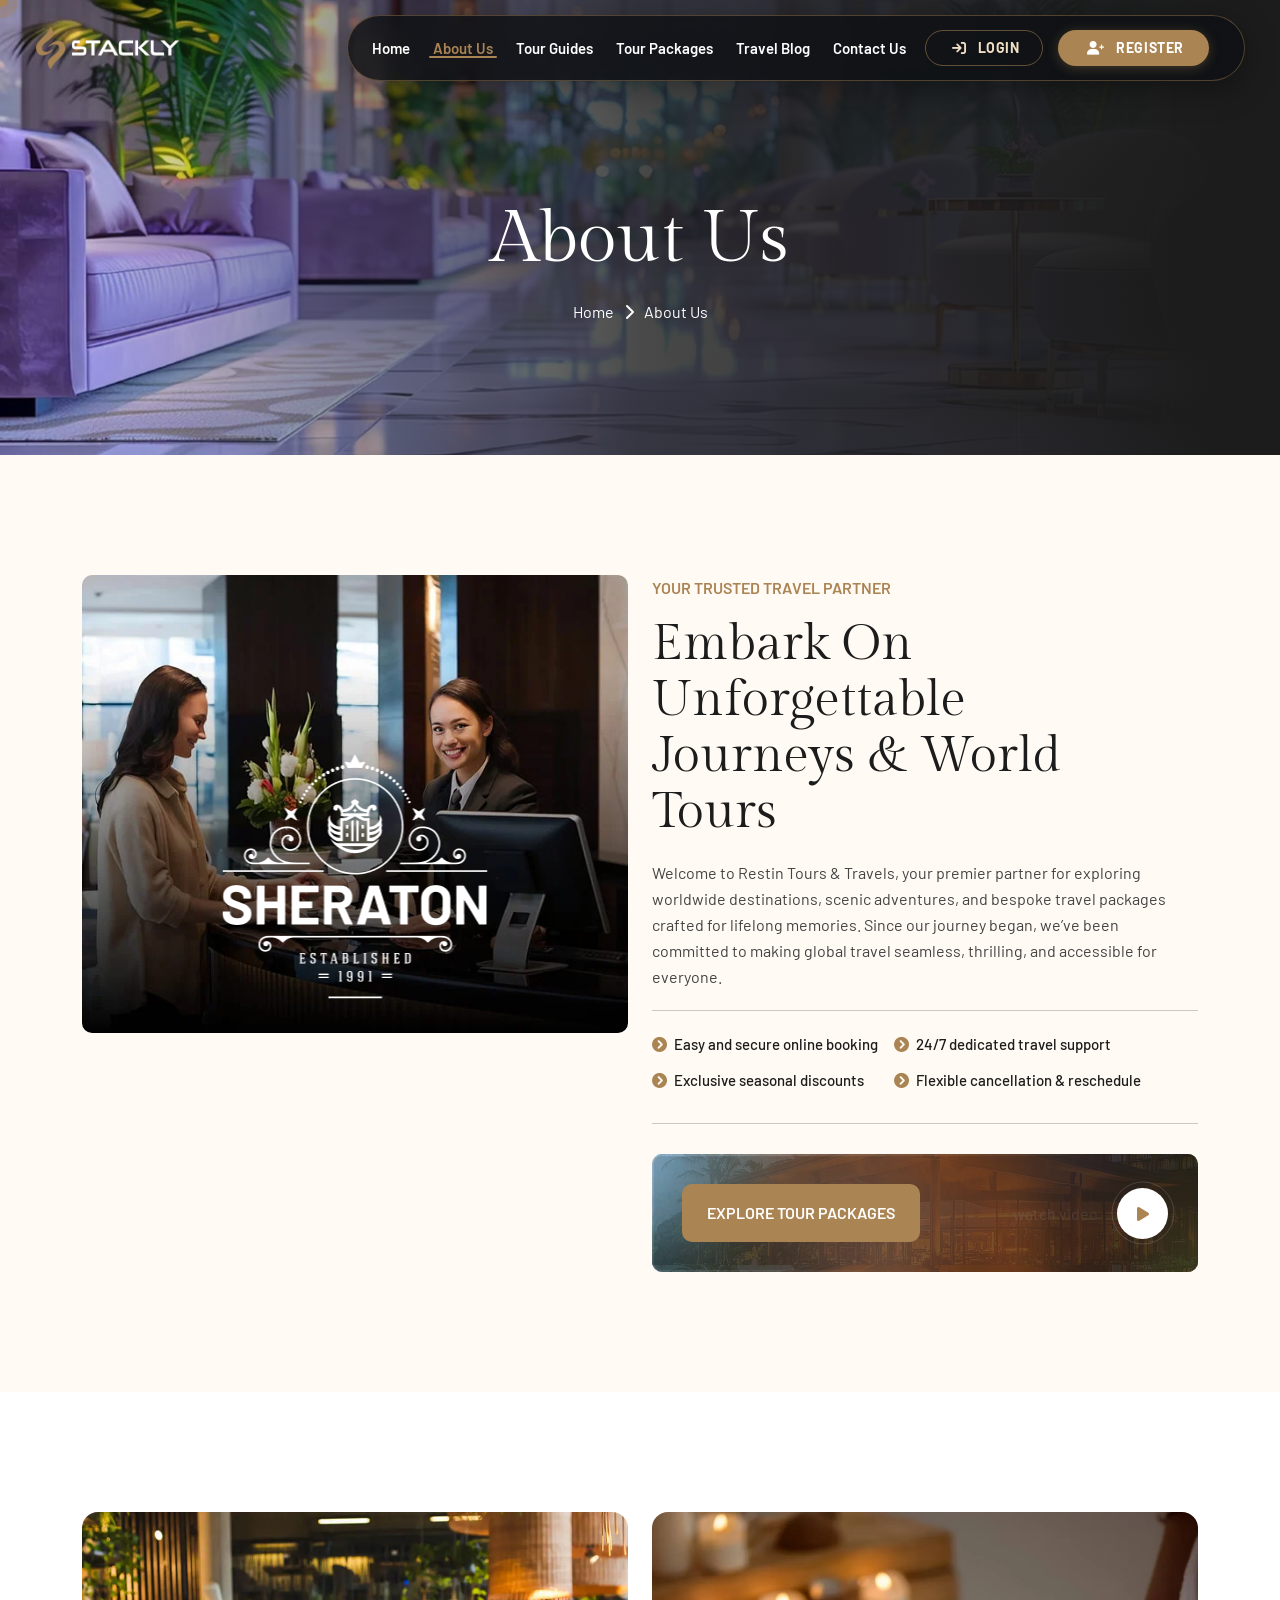
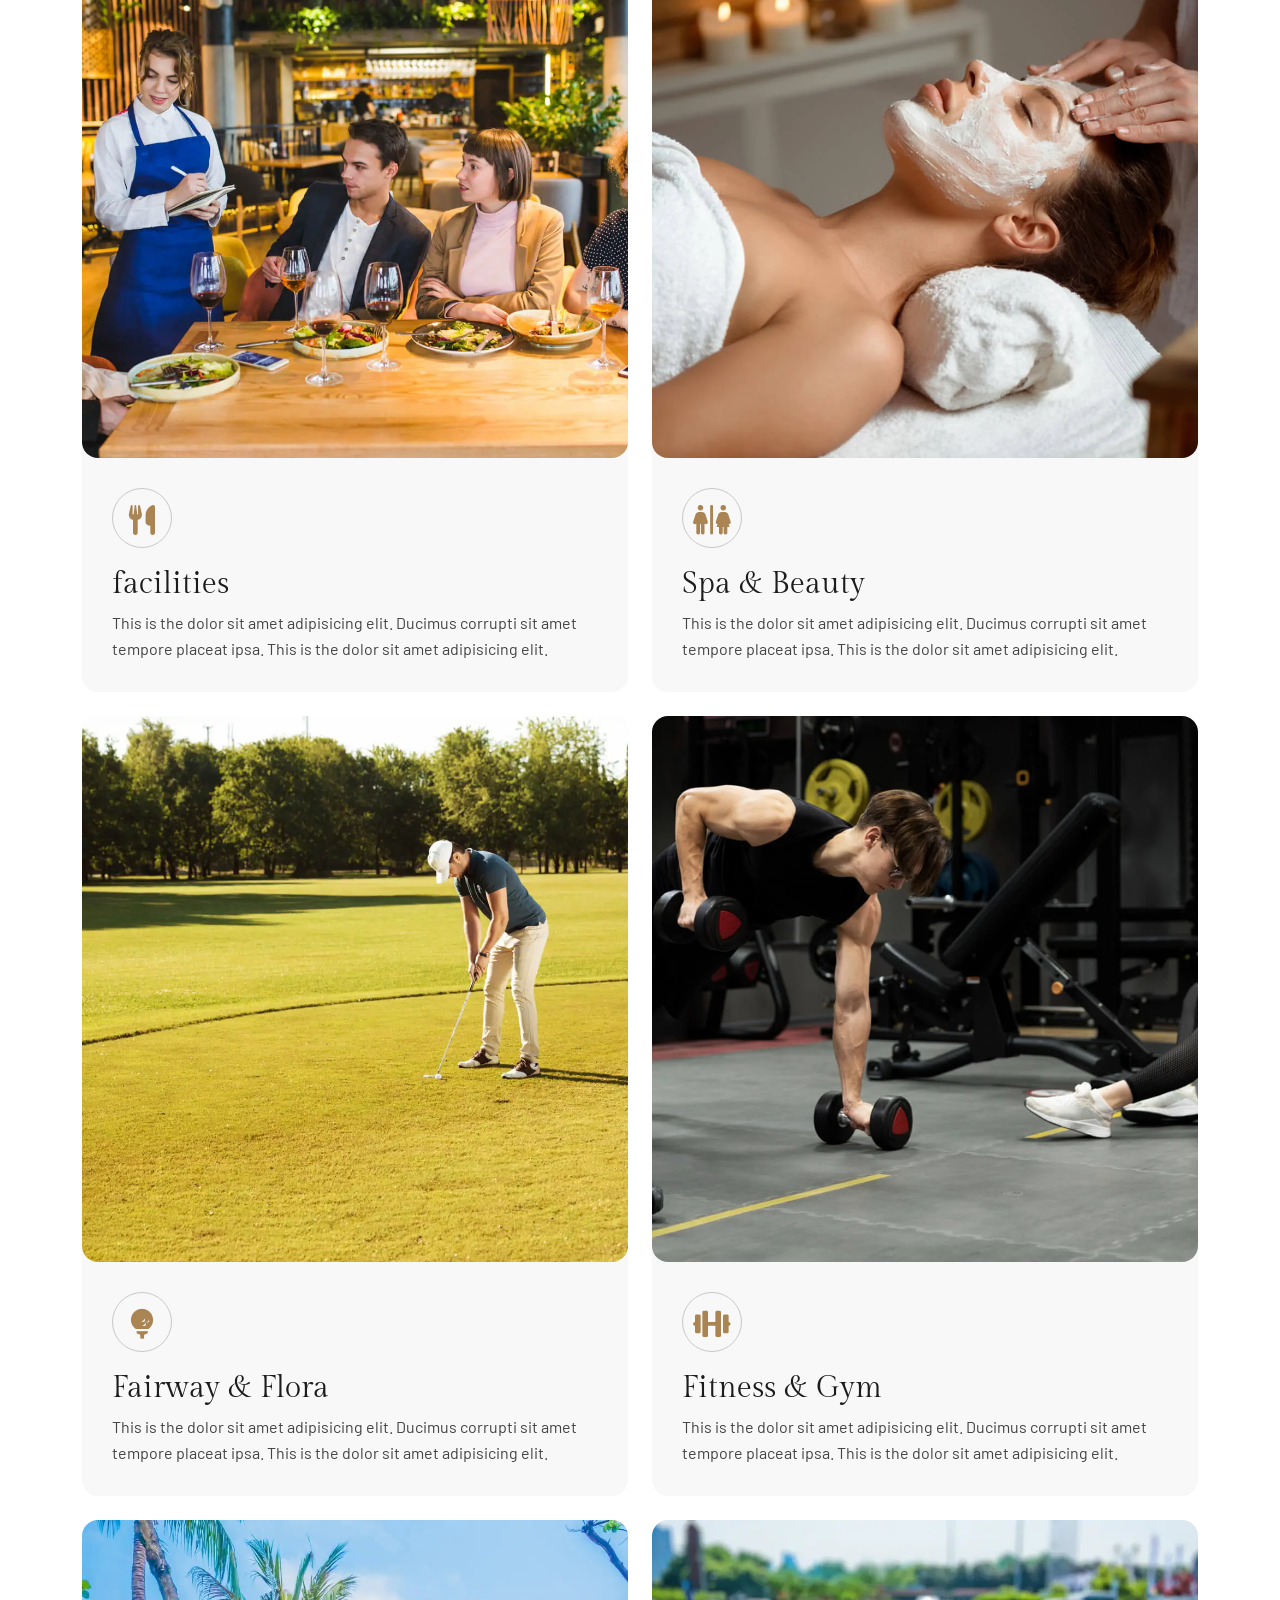
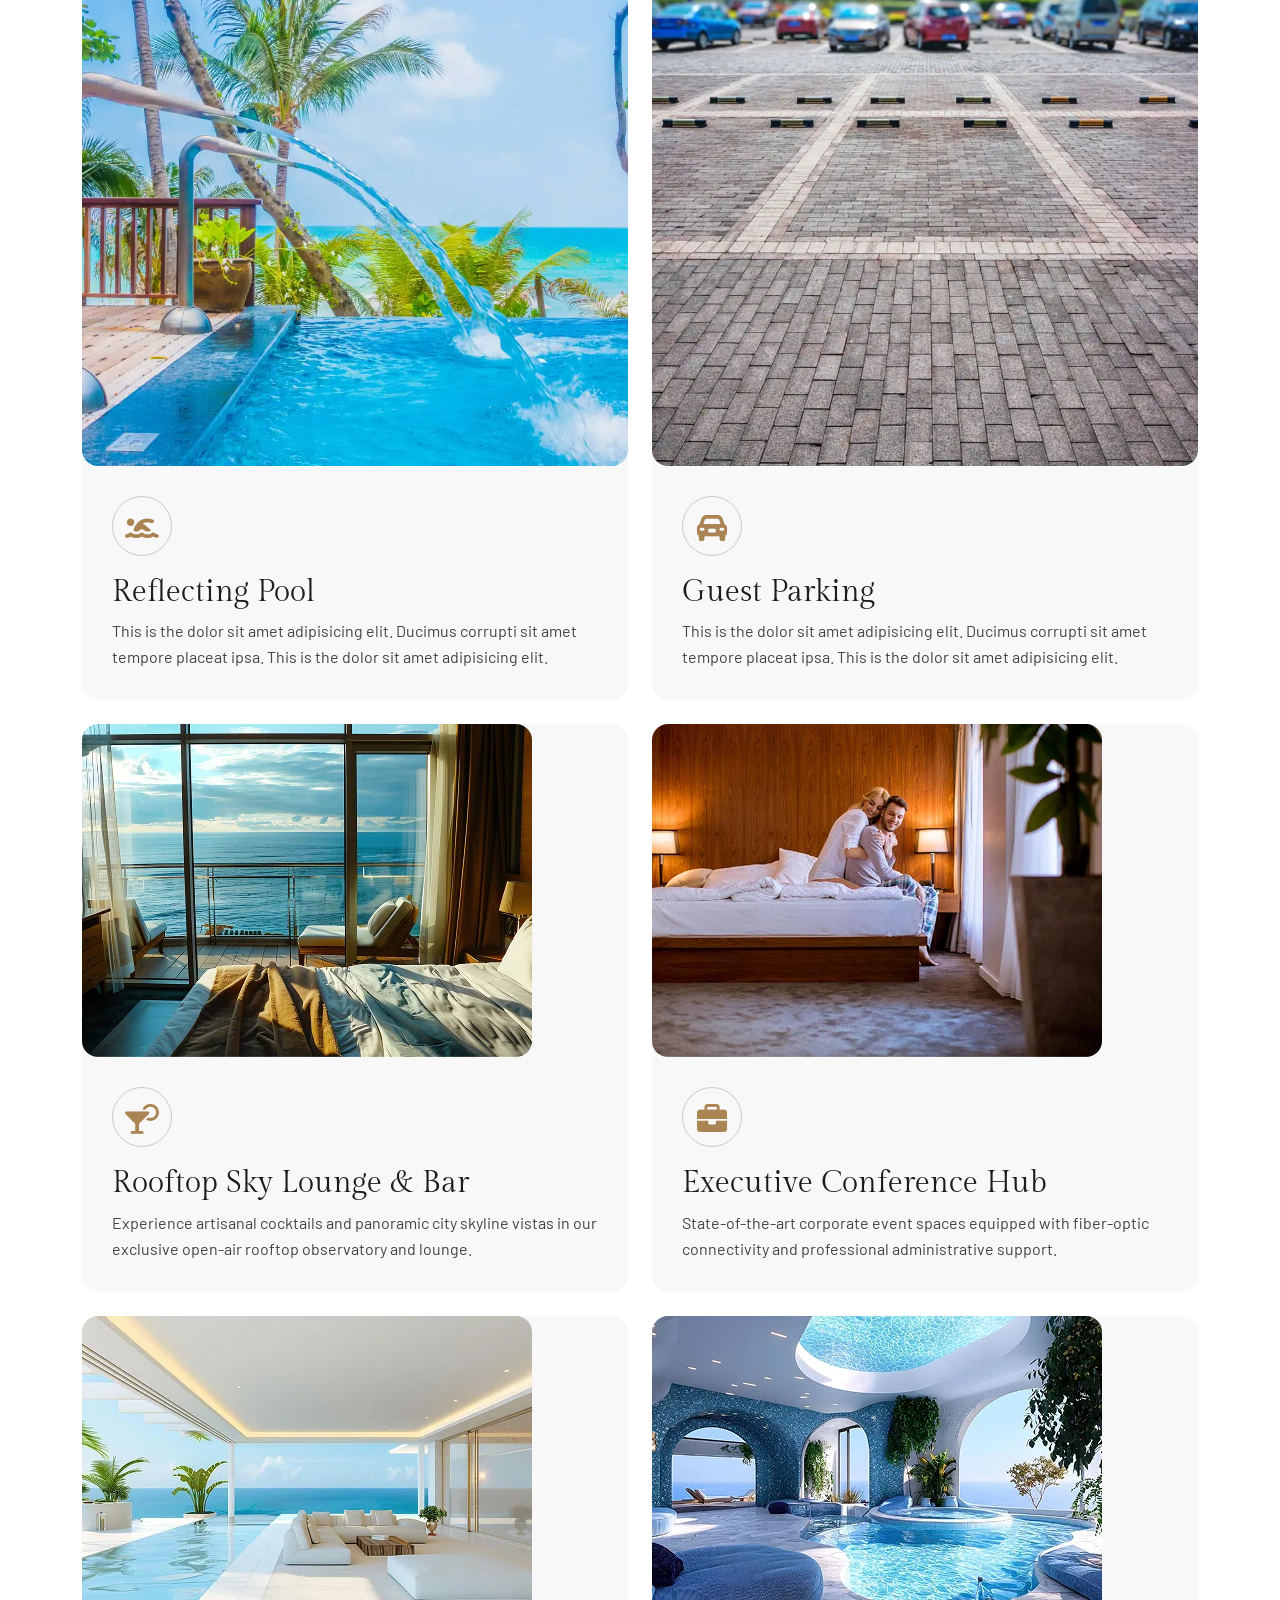
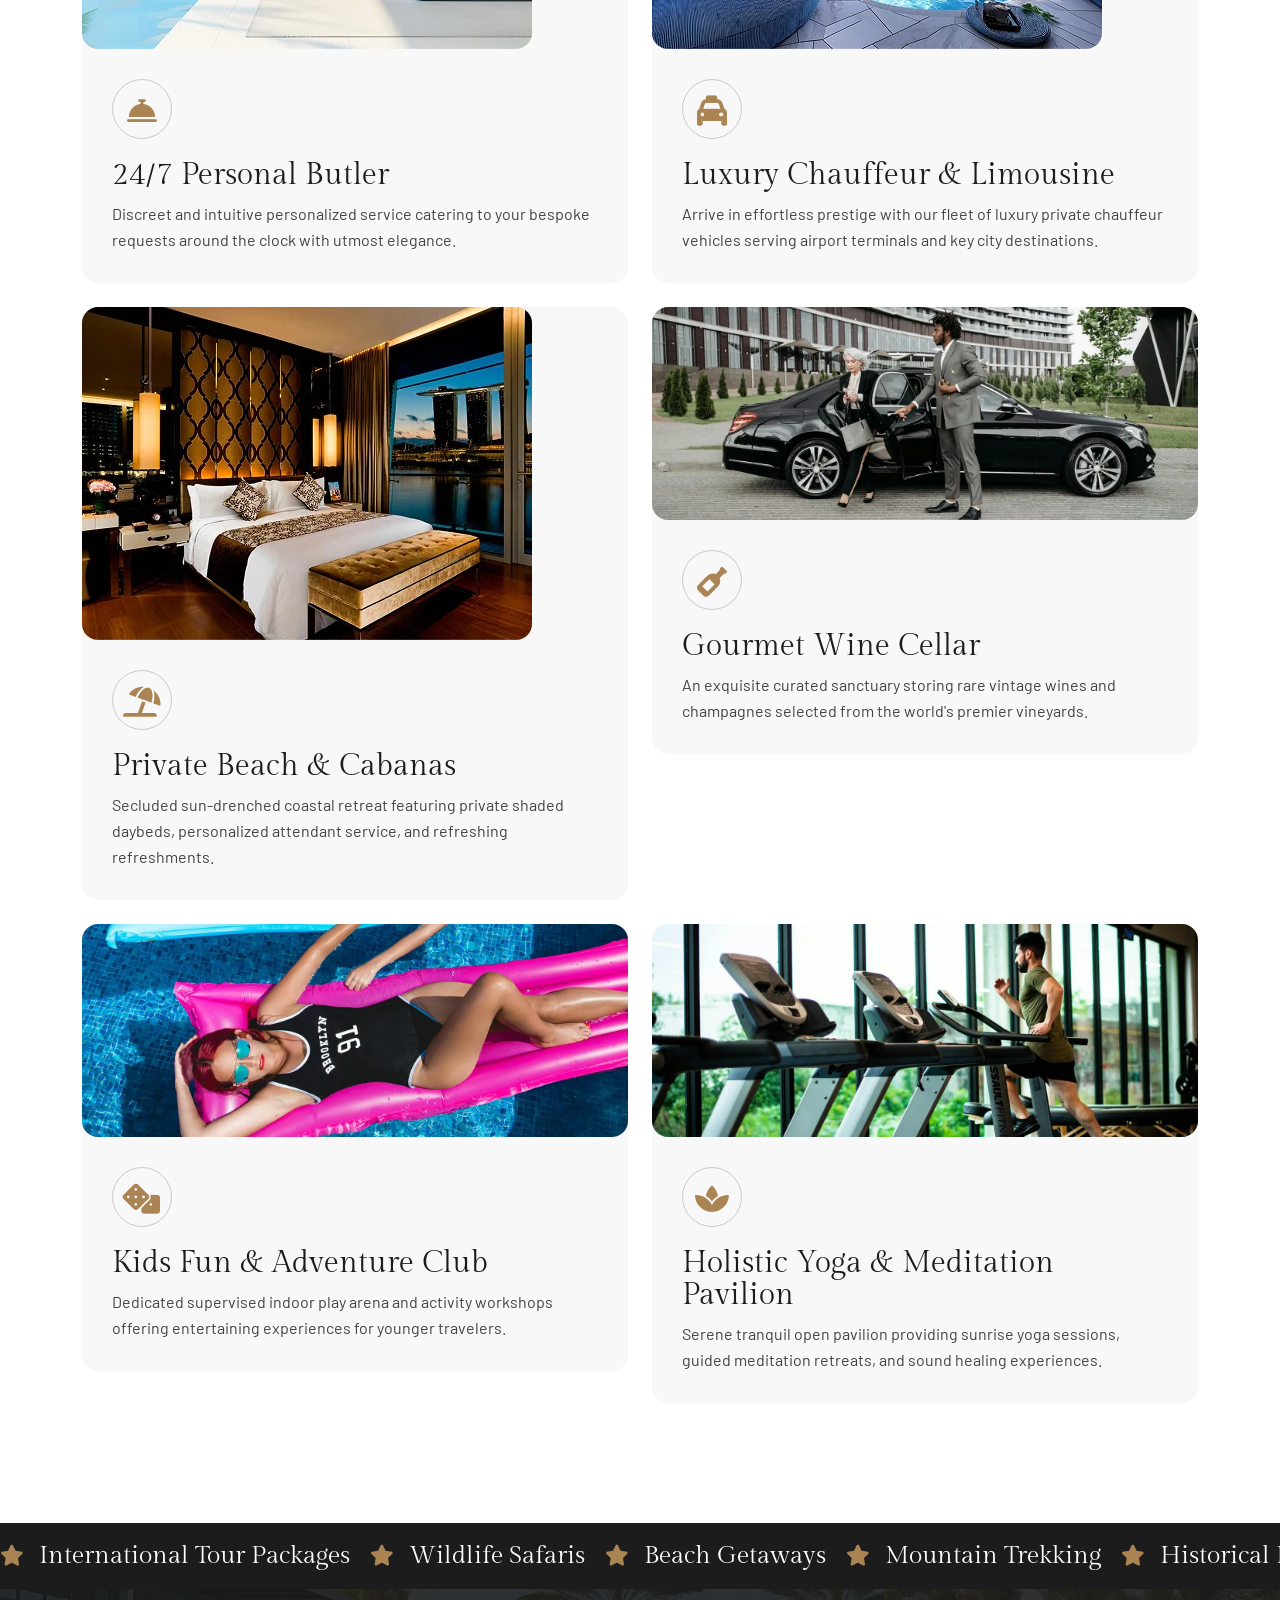
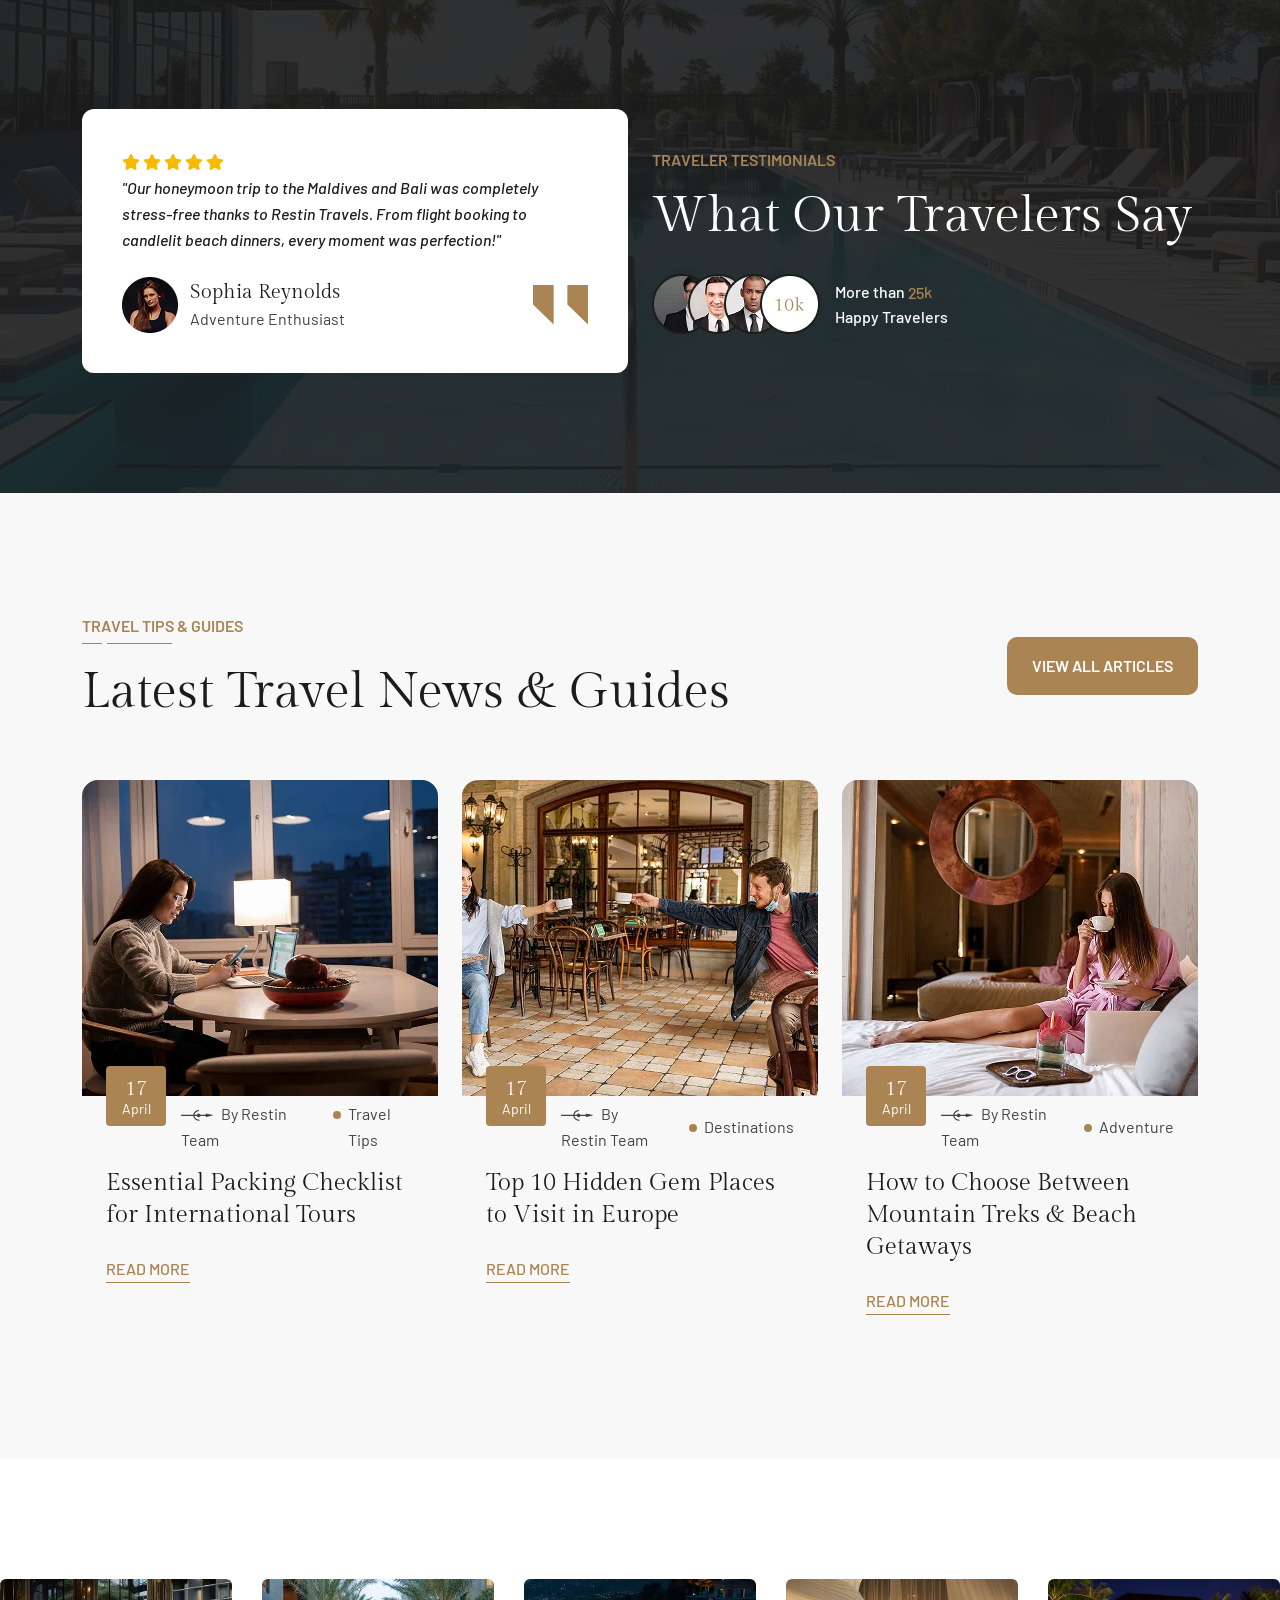
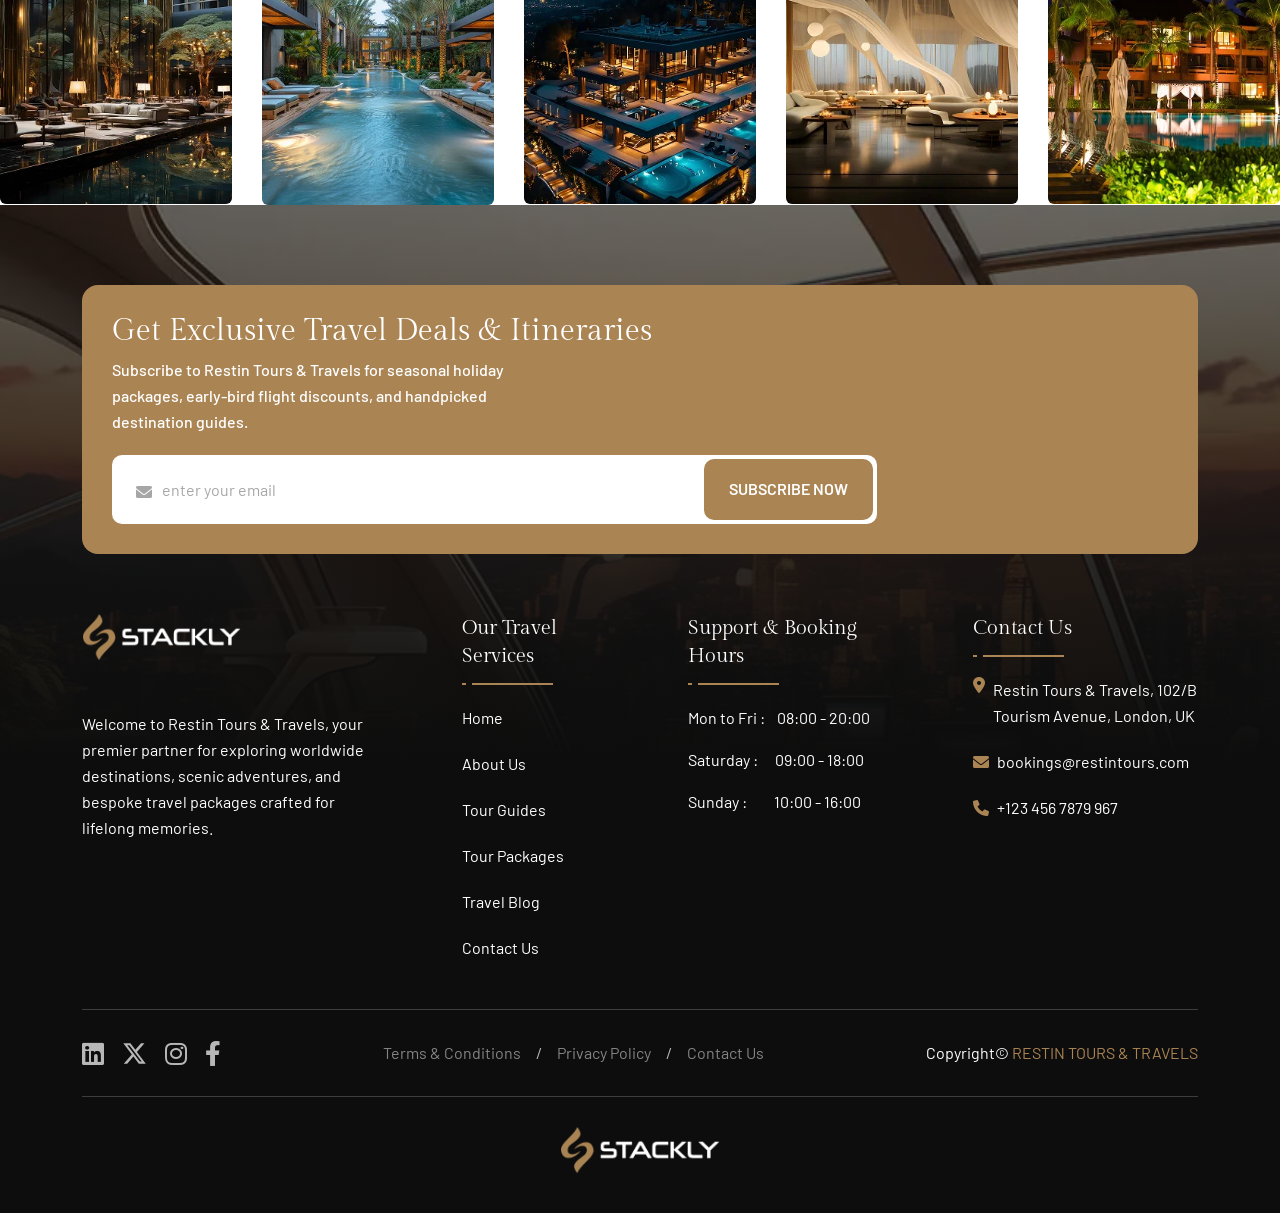
<file: about.html>
﻿<!DOCTYPE html>
<html lang="en">
    <!--<< Header Area >>-->
    <head>
        <!-- ========== Meta Tags ========== -->
        <meta charset="UTF-8">
        <meta http-equiv="X-UA-Compatible" content="IE=edge">
        <meta name="viewport" content="width=device-width, initial-scale=1">
        <meta name="author" content="Gramentheme">
        <meta name="description" content="Restin - Luxury Tours & Travels Agency - About Us">
        <!-- ======== Page title ============ -->
        <title>About Us | Restin Tours & Travels</title>
        <!--<< Favcion >>-->
        <link rel="shortcut icon" href="assets/img/favicon.svg">
        <!--<< Bootstrap min.css >>-->
        <link rel="stylesheet" href="assets/css/bootstrap.min.css">
        <!--<< All Min Css >>-->
        <link rel="stylesheet" href="assets/css/all.min.css">
        <!--<< Animate.css >>-->
        <link rel="stylesheet" href="assets/css/animate.css">
        <!--<< Magnific Popup.css >>-->
        <link rel="stylesheet" href="assets/css/magnific-popup.css">
        <!--<< Mousecursor.css >>-->
        <link rel="stylesheet" href="assets/css/mousecursor.css">
        <!--<< MeanMenu.css >>-->
        <link rel="stylesheet" href="assets/css/meanmenu.css">
         <!--<< Odometer.css >>-->
        <link rel="stylesheet" href="assets/css/odometer.css">
        <!--<< Swiper Bundle.css >>-->
        <link rel="stylesheet" href="assets/css/swiper-bundle.min.css">
        <!--<< Nice Select.css >>-->
        <link rel="stylesheet" href="assets/css/nice-select.css">
        <!--<< Main.css >>-->
        <link rel="stylesheet" href="assets/css/main.css">
        <!--<< Auth Custom.css >>-->
        <link rel="stylesheet" href="assets/css/auth-custom.css">
    </head>
    <body>

       <!-- Preloader Start -->
        <div id="preloader">
        <div class="preloader-content">
            <img src="assets/img/logo/stackly-black.webp" alt="Tour Logo" class="preloader-logo">
            <div class="spinner"></div>
            <p>Planning your dream holiday...</p>
        </div>
        </div>
      <!-- Preloader End -->


        <!-- GT Back To Top Start -->
        <button id="back-top" class="back-to-top show">
            <i class="fa-regular fa-arrow-up"></i>
        </button>

        <!-- GT MouseCursor Start -->
        <div class="mouseCursor cursor-outer"></div>
        <div class="mouseCursor cursor-inner"></div>

         <!-- Offcanvas Area Start -->
        <div class="fix-area">
            <div class="offcanvas__info">
                <div class="offcanvas__wrapper">
                    <div class="offcanvas__content">
                        <div class="offcanvas__top mb-5 d-flex justify-content-between align-items-center">
                            <div class="offcanvas__logo">
                                <a href="index.html">
                                    <img src="assets/img/logo/stackly-black.webp" alt="logo-img">
                                </a>
                            </div>
                            <div class="offcanvas__close">
                                <button>
                                <i class="fas fa-times"></i>
                                </button>
                            </div>
                        </div>
                        <p class="text d-none d-xl-block">
                            Explore the world with curated vacation packages, breathtaking adventure tours, and 24/7 dedicated travel support.
                        </p>
                        <div class="mobile-menu fix mb-3"></div>
                        <div class="offcanvas__contact d-xl-block">
                            <h4 class="d-xl-block">Contact Info</h4>
                            <ul class="d-xl-block">
                                <li class="d-flex align-items-center">
                                    <div class="offcanvas__contact-icon">
                                        <i class="fal fa-map-marker-alt"></i>
                                    </div>
                                    <div class="offcanvas__contact-text">
                                        <a target="_blank" href="#">102/B Tourism Avenue, London, UK</a>
                                    </div>
                                </li>
                                <li class="d-flex align-items-center">
                                    <div class="offcanvas__contact-icon mr-15">
                                        <i class="fal fa-envelope"></i>
                                    </div>
                                    <div class="offcanvas__contact-text">
                                        <a href="mailto:bookings@restintours.com"><span class="mailto:bookings@restintours.com">bookings@restintours.com</span></a>
                                    </div>
                                </li>
                                <li class="d-flex align-items-center">
                                    <div class="offcanvas__contact-icon mr-15">
                                        <i class="fal fa-clock"></i>
                                    </div>
                                    <div class="offcanvas__contact-text">
                                        <a target="_blank" href="#">Mon - Sat: 08:00 AM - 08:00 PM</a>
                                    </div>
                                </li>
                                <li class="d-flex align-items-center">
                                    <div class="offcanvas__contact-icon mr-15">
                                        <i class="far fa-phone"></i>
                                    </div>
                                    <div class="offcanvas__contact-text">
                                        <a href="tel:+1234567879967">+123 456 7879 967</a>
                                    </div>
                                </li>
                            </ul>
                            <div class="social-icon d-flex align-items-center">
                                <a href="404.html"><i class="fab fa-facebook-f"></i></a>
                                <a href="404.html" aria-label="X"><i class="fa-brands fa-x-twitter"><svg xmlns="http://www.w3.org/2000/svg" viewBox="0 0 512 512"><path d="M389.2 48h70.6L305.6 224.2 487 464H345L233.7 318.6 106.5 464H35.8L200.7 275.5 26.8 48H172.4L272.9 180.9 389.2 48zM364.4 421.8h39.1L151.1 88h-42L364.4 421.8z"/></svg></i></a>
                                <a href="404.html"><i class="fab fa-youtube"></i></a>
                                <a href="404.html"><i class="fab fa-linkedin-in"></i></a>
                            </div>
                        </div>
                    </div>
                </div>
            </div>
        </div>
        <div class="offcanvas__overlay"></div>

        <!-- Header Section Start -->
        <header id="header-sticky" class="header-1">
            <div class="container-fluid">
                <div class="mega-menu-wrapper">
                    <div class="header-main">
                        <div class="header-left">
                            <div class="logo">
                                <a href="index.html" class="header-logo">
                                    <img src="assets/img/logo/stackly-white.webp" alt="logo-img">
                                </a>
                                <a href="index.html" class="header-logo-2">
                                    <img src="assets/img/logo/stackly-black.webp" alt="logo-img">
                                </a>
                            </div>
                        </div>
                        <div class="mean__menu-wrapper d-none d-xl-flex">
                            <div class="main-menu">
                                <nav id="mobile-menu">
                                    <ul>
                                        <li>
                                            <a href="index.html">Home</a>
                                        </li>
                                        <li class="active">
                                            <a href="about.html">About Us</a>
                                        </li>
                                        <li>
                                            <a href="team.html">Tour Guides</a>
                                        </li>
                                        <li>
                                            <a href="services.html">Tour Packages</a>
                                        </li>
                                        <li>
                                            <a href="blog.html">Travel Blog</a>
                                        </li>
                                        <li>
                                            <a href="contact.html">Contact Us</a>
                                        </li>
                                        <!-- Auth Links -->
                                        <li class="auth-guest-link">
                                            <a href="login.html" class="nav-auth-login"><i class="fa-solid fa-arrow-right-to-bracket me-1"></i> Login</a>
                                        </li>
                                        <li class="auth-guest-link">
                                            <a href="register.html" class="nav-auth-register"><i class="fa-solid fa-user-plus me-1"></i> Register</a>
                                        </li>
                                        <li class="auth-user-link dashboard-nav-item" style="display: none;">
                                            <a href="dashboard.html" class="dynamic-dashboard-link"><i class="fa-solid fa-gauge-high me-1"></i> <span class="dash-text">Dashboard</span></a>
                                        </li>
                                    </ul>
                                </nav>
                            </div>
                        </div> 
                        <div class="header-right d-flex justify-content-end align-items-center">
                            <div class="header__hamburger d-xl-none my-auto">
                                <div class="sidebar__toggle">
                                    <i class="fas fa-bars"></i>
                                </div>
                            </div>
                        </div>
                    </div>
                </div>
            </div>
        </header>


        <!--Breadcrumb-Wrapper Start -->
        <div class="breadcrumb-wrapper bg-cover" style="background-image: url('assets/img/breadcrumb.webp');">
        <div class="container">
            <div class="page-heading">
                <div class="breadcrumb-sub-title">
                <h1 class="text-white wow fadeInUp" data-wow-delay=".3s">About Us</h1>
                </div>
                    <ul class="breadcrumb-items wow fadeInUp" data-wow-delay=".5s">
                        <li>
                            <a href="index.html">
                            Home
                            </a>
                        </li>
                        <li>
                            <i class="fa-solid fa-chevron-right"></i>
                        </li>
                        <li>
                            About Us
                        </li>
                    </ul>
                </div>
            </div>
        </div>

        <!--About Section Start -->
        <section class="about-section section-padding fix section-bg">
        <div class="container">
            <div class="about-wrapper">
                <div class="row g-4">
                    <div class="col-lg-6">
                        <div class="about-image">
                            <img src="assets/img/home-1/about/about-1.webp" alt="img">
                            <div class="shape">
                                <img src="assets/img/home-1/about/shape.webp" alt="img">
                            </div>
                        </div>
                    </div>
                    <div class="col-lg-6">
                        <div class="about-content">
                            <div class="section-title mb-0">
                                <span class="sub-title wow fadeInUp">Your Trusted Travel Partner</span>
                                <h2 class="wow fadeInUp" data-wow-delay=".3s">
                                    Embark On Unforgettable <br> Journeys & World Tours
                                </h2>
                            </div>
                            <p class="text wow fadeInUp" data-wow-delay=".3s">
                                Welcome to Restin Tours & Travels, your premier partner for exploring worldwide destinations, scenic adventures, and bespoke travel packages crafted for lifelong memories. Since our journey began, we’ve been committed to making global travel seamless, thrilling, and accessible for everyone.
                            </p>
                            <div class="list-item wow fadeInUp" data-wow-delay=".5s">
                                <ul class="list">
                                    <li>
                                        <i class="fa-solid fa-circle-chevron-right"></i>
                                        Easy and secure online booking
                                    </li>
                                    <li>
                                        <i class="fa-solid fa-circle-chevron-right"></i>
                                        Exclusive seasonal discounts
                                    </li>
                                </ul>
                                <ul class="list">
                                    <li>
                                        <i class="fa-solid fa-circle-chevron-right"></i>
                                        24/7 dedicated travel support
                                    </li>
                                    <li>
                                        <i class="fa-solid fa-circle-chevron-right"></i>
                                        Flexible cancellation & reschedule
                                    </li>
                                </ul>
                            </div>
                            <div class="hero-button-item wow fadeInUp" data-wow-delay=".3s bg-cover" style="background-image: url(assets/img/home-1/about/radial-bg.webp);">
                                <div class="top-shape">
                                    <img src="assets/img/home-1/about/bg-shape.webp" alt="img">
                                </div>
                                <a href="services.html" class="theme-btn">EXPLORE TOUR PACKAGES</a>
                                <span class="button-text">
                                    <a href="404.html" class="me-3 d-line text-white text-decoration-none">watch video</a>
                                    <a href="404.html" class="video-btn ripple">
                                        <i class="fa-solid fa-play"></i>
                                    </a>
                                </span>
                            </div>
                        </div>
                    </div>
                </div>
            </div>
        </div>
        </section>

        <!--Error Section Start -->
        <section class="hotel-facilities-section section-padding fix">
        <div class="container">
            <div class="row g-4">
                <div class="col-lg-6 wow fadeInLeft" data-wow-delay=".3s">
                    <div class="hotel-facilities-items">
                        <div class="facilities-image">
                            <img src="assets/img/home-1/room/faciliti-1.webp" alt="img">
                            <img src="assets/img/home-1/room/faciliti-1.webp" alt="img">
                        </div>
                        <div class="facilities-content">
                            <div class="icon">
                                <i class="fa-solid fa-utensils"></i>
                            </div>
                            <h3>facilities</h3>
                            <p>
                                This is the dolor sit amet adipisicing elit. Ducimus corrupti sit amet tempore placeat ipsa. This is the dolor sit amet adipisicing elit.
                            </p>
                        </div>
                    </div>
                </div>
                <div class="col-lg-6 wow fadeInRight" data-wow-delay=".5s">
                    <div class="hotel-facilities-items">
                        <div class="facilities-image">
                            <img src="assets/img/home-1/room/faciliti-2.webp" alt="img">
                            <img src="assets/img/home-1/room/faciliti-2.webp" alt="img">
                        </div>
                        <div class="facilities-content">
                            <div class="icon">
                                <i class="fa-solid fa-restroom"></i>
                            </div>
                            <h3>Spa & Beauty</h3>
                            <p>
                                This is the dolor sit amet adipisicing elit. Ducimus corrupti sit amet tempore placeat ipsa. This is the dolor sit amet adipisicing elit.
                            </p>
                        </div>
                    </div>
                </div>
                <div class="col-lg-6 wow fadeInLeft" data-wow-delay=".3s">
                    <div class="hotel-facilities-items">
                        <div class="facilities-image">
                            <img src="assets/img/home-1/room/faciliti-3.webp" alt="img">
                            <img src="assets/img/home-1/room/faciliti-3.webp" alt="img">
                        </div>
                        <div class="facilities-content">
                            <div class="icon">
                                <i class="fa-solid fa-golf-ball-tee"></i>
                            </div>
                            <h3>Fairway & Flora</h3>
                            <p>
                                This is the dolor sit amet adipisicing elit. Ducimus corrupti sit amet tempore placeat ipsa. This is the dolor sit amet adipisicing elit.
                            </p>
                        </div>
                    </div>
                </div>
                <div class="col-lg-6 wow fadeInRight" data-wow-delay=".5s">
                    <div class="hotel-facilities-items">
                        <div class="facilities-image">
                            <img src="assets/img/home-1/room/faciliti-4.webp" alt="img">
                            <img src="assets/img/home-1/room/faciliti-4.webp" alt="img">
                        </div>
                        <div class="facilities-content">
                            <div class="icon">
                                <i class="fa-solid fa-dumbbell"></i>
                            </div>
                            <h3>Fitness & Gym</h3>
                            <p>
                                This is the dolor sit amet adipisicing elit. Ducimus corrupti sit amet tempore placeat ipsa. This is the dolor sit amet adipisicing elit.
                            </p>
                        </div>
                    </div>
                </div>
                <div class="col-lg-6 wow fadeInLeft" data-wow-delay=".3s">
                    <div class="hotel-facilities-items">
                        <div class="facilities-image">
                            <img src="assets/img/home-1/room/faciliti-5.webp" alt="img">
                            <img src="assets/img/home-1/room/faciliti-5.webp" alt="img">
                        </div>
                        <div class="facilities-content">
                            <div class="icon">
                                <i class="fa-solid fa-person-swimming"></i>
                            </div>
                            <h3>Reflecting Pool</h3>
                            <p>
                                This is the dolor sit amet adipisicing elit. Ducimus corrupti sit amet tempore placeat ipsa. This is the dolor sit amet adipisicing elit.
                            </p>
                        </div>
                    </div>
                </div>
                <div class="col-lg-6 wow fadeInRight" data-wow-delay=".5s">
                    <div class="hotel-facilities-items">
                        <div class="facilities-image">
                            <img src="assets/img/home-1/room/faciliti-6.webp" alt="img">
                            <img src="assets/img/home-1/room/faciliti-6.webp" alt="img">
                        </div>
                        <div class="facilities-content">
                            <div class="icon">
                                <i class="fa-solid fa-car-rear"></i>
                            </div>
                            <h3>Guest Parking</h3>
                            <p>
                                This is the dolor sit amet adipisicing elit. Ducimus corrupti sit amet tempore placeat ipsa. This is the dolor sit amet adipisicing elit.
                            </p>
                        </div>
                    </div>
                </div>
            
                <div class="col-lg-6 wow fadeInLeft" data-wow-delay=".3s">
                    <div class="hotel-facilities-items">
                        <div class="facilities-image">
                            <img src="assets/img/home-1/room/01.webp" alt="img">
                            <img src="assets/img/home-1/room/01.webp" alt="img">
                        </div>
                        <div class="facilities-content">
                            <div class="icon">
                                <i class="fa-solid fa-martini-glass-citrus"></i>
                            </div>
                            <h3>Rooftop Sky Lounge & Bar</h3>
                            <p>
                                Experience artisanal cocktails and panoramic city skyline vistas in our exclusive open-air rooftop observatory and lounge.
                            </p>
                        </div>
                    </div>
                </div>
                <div class="col-lg-6 wow fadeInRight" data-wow-delay=".5s">
                    <div class="hotel-facilities-items">
                        <div class="facilities-image">
                            <img src="assets/img/home-1/room/02.webp" alt="img">
                            <img src="assets/img/home-1/room/02.webp" alt="img">
                        </div>
                        <div class="facilities-content">
                            <div class="icon">
                                <i class="fa-solid fa-briefcase"></i>
                            </div>
                            <h3>Executive Conference Hub</h3>
                            <p>
                                State-of-the-art corporate event spaces equipped with fiber-optic connectivity and professional administrative support.
                            </p>
                        </div>
                    </div>
                </div>
                <div class="col-lg-6 wow fadeInLeft" data-wow-delay=".3s">
                    <div class="hotel-facilities-items">
                        <div class="facilities-image">
                            <img src="assets/img/home-1/room/03.webp" alt="img">
                            <img src="assets/img/home-1/room/03.webp" alt="img">
                        </div>
                        <div class="facilities-content">
                            <div class="icon">
                                <i class="fa-solid fa-bell-concierge"></i>
                            </div>
                            <h3>24/7 Personal Butler</h3>
                            <p>
                                Discreet and intuitive personalized service catering to your bespoke requests around the clock with utmost elegance.
                            </p>
                        </div>
                    </div>
                </div>
                <div class="col-lg-6 wow fadeInRight" data-wow-delay=".5s">
                    <div class="hotel-facilities-items">
                        <div class="facilities-image">
                            <img src="assets/img/home-1/room/04.webp" alt="img">
                            <img src="assets/img/home-1/room/04.webp" alt="img">
                        </div>
                        <div class="facilities-content">
                            <div class="icon">
                                <i class="fa-solid fa-taxi"></i>
                            </div>
                            <h3>Luxury Chauffeur & Limousine</h3>
                            <p>
                                Arrive in effortless prestige with our fleet of luxury private chauffeur vehicles serving airport terminals and key city destinations.
                            </p>
                        </div>
                    </div>
                </div>
                <div class="col-lg-6 wow fadeInLeft" data-wow-delay=".3s">
                    <div class="hotel-facilities-items">
                        <div class="facilities-image">
                            <img src="assets/img/home-1/room/05.webp" alt="img">
                            <img src="assets/img/home-1/room/05.webp" alt="img">
                        </div>
                        <div class="facilities-content">
                            <div class="icon">
                                <i class="fa-solid fa-umbrella-beach"></i>
                            </div>
                            <h3>Private Beach & Cabanas</h3>
                            <p>
                                Secluded sun-drenched coastal retreat featuring private shaded daybeds, personalized attendant service, and refreshing refreshments.
                            </p>
                        </div>
                    </div>
                </div>
                <div class="col-lg-6 wow fadeInRight" data-wow-delay=".5s">
                    <div class="hotel-facilities-items">
                        <div class="facilities-image">
                            <img src="assets/img/home-1/aminiti/01.webp" alt="img">
                            <img src="assets/img/home-1/aminiti/01.webp" alt="img">
                        </div>
                        <div class="facilities-content">
                            <div class="icon">
                                <i class="fa-solid fa-wine-bottle"></i>
                            </div>
                            <h3>Gourmet Wine Cellar</h3>
                            <p>
                                An exquisite curated sanctuary storing rare vintage wines and champagnes selected from the world's premier vineyards.
                            </p>
                        </div>
                    </div>
                </div>
                <div class="col-lg-6 wow fadeInLeft" data-wow-delay=".3s">
                    <div class="hotel-facilities-items">
                        <div class="facilities-image">
                            <img src="assets/img/home-1/aminiti/02.webp" alt="img">
                            <img src="assets/img/home-1/aminiti/02.webp" alt="img">
                        </div>
                        <div class="facilities-content">
                            <div class="icon">
                                <i class="fa-solid fa-dice"></i>
                            </div>
                            <h3>Kids Fun & Adventure Club</h3>
                            <p>
                                Dedicated supervised indoor play arena and activity workshops offering entertaining experiences for younger travelers.
                            </p>
                        </div>
                    </div>
                </div>
                <div class="col-lg-6 wow fadeInRight" data-wow-delay=".5s">
                    <div class="hotel-facilities-items">
                        <div class="facilities-image">
                            <img src="assets/img/home-1/aminiti/03.webp" alt="img">
                            <img src="assets/img/home-1/aminiti/03.webp" alt="img">
                        </div>
                        <div class="facilities-content">
                            <div class="icon">
                                <i class="fa-solid fa-spa"></i>
                            </div>
                            <h3>Holistic Yoga & Meditation Pavilion</h3>
                            <p>
                                Serene tranquil open pavilion providing sunrise yoga sessions, guided meditation retreats, and sound healing experiences.
                            </p>
                        </div>
                    </div>
                </div>
</div>
        </div>
        </section>
    
        <!--Marque Section Start -->
        <div class="marque-section fix">
            <div class="scrolling-wrap">
            <div class="comm">
                <div class="cmn-textslide"><i class="fa-sharp fa-solid fa-star"></i> International Tour Packages</div>
                <div class="cmn-textslide"><i class="fa-sharp fa-solid fa-star"></i> Wildlife Safaris</div>
                <div class="cmn-textslide"><i class="fa-sharp fa-solid fa-star"></i> Beach Getaways</div>
                <div class="cmn-textslide"><i class="fa-sharp fa-solid fa-star"></i> Mountain Trekking</div>
                <div class="cmn-textslide"><i class="fa-sharp fa-solid fa-star"></i> Historical Heritage Tours</div>
                <div class="cmn-textslide"><i class="fa-sharp fa-solid fa-star"></i> Luxury Cruise Vacations</div>
        </div>
        <div class="comm">
            <div class="cmn-textslide"><i class="fa-sharp fa-solid fa-star"></i> International Tour Packages</div>
            <div class="cmn-textslide"><i class="fa-sharp fa-solid fa-star"></i> Wildlife Safaris</div>
            <div class="cmn-textslide"><i class="fa-sharp fa-solid fa-star"></i> Beach Getaways</div>
            <div class="cmn-textslide"><i class="fa-sharp fa-solid fa-star"></i> Mountain Trekking</div>
            <div class="cmn-textslide"><i class="fa-sharp fa-solid fa-star"></i> Historical Heritage Tours</div>
            <div class="cmn-textslide"><i class="fa-sharp fa-solid fa-star"></i> Luxury Cruise Vacations</div>
        </div>
            <div class="comm">
            <div class="cmn-textslide"><i class="fa-sharp fa-solid fa-star"></i> International Tour Packages</div>
            <div class="cmn-textslide"><i class="fa-sharp fa-solid fa-star"></i> Wildlife Safaris</div>
            <div class="cmn-textslide"><i class="fa-sharp fa-solid fa-star"></i> Beach Getaways</div>
            <div class="cmn-textslide"><i class="fa-sharp fa-solid fa-star"></i> Mountain Trekking</div>
            <div class="cmn-textslide"><i class="fa-sharp fa-solid fa-star"></i> Historical Heritage Tours</div>
            <div class="cmn-textslide"><i class="fa-sharp fa-solid fa-star"></i> Luxury Cruise Vacations</div>
        </div>
        </div>
        </div>

        <!--Testimonial Section Start -->
        <section class="testimonial-section style-inn section-padding fix bg-cover" style="background-image: url(assets/img/home-1/testimonial/bg.webp);">
        <div class="container">
            <div class="testimonial-wrapper style-inner">
                <div class="row g-4 align-items-center">
                    <div class="col-lg-6">
                        <div class="testimonial-card-item scale-animation">
                            <div class="swiper testimonial-slider">
                                <div class="swiper-wrapper">
                                    <div class="swiper-slide">
                                        <div class="content">
                                            <div class="star">
                                                <i class="fa-solid fa-star"></i>
                                                <i class="fa-solid fa-star"></i>
                                                <i class="fa-solid fa-star"></i>
                                                <i class="fa-solid fa-star"></i>
                                                <i class="fa-solid fa-star"></i>
                                            </div>
                                            <p>
                                                "Restin Tours curated an incredible itinerary for our Swiss Alps and Paris vacation. Every transfer was on time, the hotels had scenic views, and the guides were knowledgeable and accommodating!"
                                            </p>
                                            <div class="client-info-item">
                                                <div class="info-item">
                                                    <img src="assets/img/home-1/testimonial/01.webp" alt="img">
                                                    <div class="content">
                                                        <h5>Marvin McKinney</h5>
                                                        <span>Global Traveler</span>
                                                    </div>
                                                </div>
                                                <div class="quate-image">
                                                    <img src="assets/img/home-1/icon/07.svg" alt="img">
                                                </div>
                                            </div>
                                        </div>
                                    </div>
                                    <div class="swiper-slide">
                                        <div class="content">
                                            <div class="star">
                                                <i class="fa-solid fa-star"></i>
                                                <i class="fa-solid fa-star"></i>
                                                <i class="fa-solid fa-star"></i>
                                                <i class="fa-solid fa-star"></i>
                                                <i class="fa-solid fa-star"></i>
                                            </div>
                                            <p>
                                                "Our honeymoon trip to the Maldives and Bali was completely stress-free thanks to Restin Travels. From flight booking to candlelit beach dinners, every moment was perfection!"
                                            </p>
                                            <div class="client-info-item">
                                                <div class="info-item">
                                                    <img src="assets/img/home-1/testimonial/01.webp" alt="img">
                                                    <div class="content">
                                                        <h5>Sophia Reynolds</h5>
                                                        <span>Adventure Enthusiast</span>
                                                    </div>
                                                </div>
                                                <div class="quate-image">
                                                    <img src="assets/img/home-1/icon/07.svg" alt="img">
                                                </div>
                                            </div>
                                        </div>
                                    </div>
                                </div>
                            </div>
                        </div>
                    </div>
                    <div class="col-lg-6">
                        <div class="testimonial-content">
                            <div class="section-title mb-0">
                                <span class="sub-title wow fadeInUp">Traveler Testimonials</span>
                                <h2 class="text-white wow fadeInUp" data-wow-delay=".3s">
                                    What Our Travelers Say
                                </h2>
                            </div>
                            <div class="client-item">
                                <div class="group-image">
                                    <img src="assets/img/home-1/testimonial/group.webp" alt="img">
                                </div>
                                <h6>
                                    More than <span class="odometer" data-count="25">00</span><b>k</b> <br>
                                    Happy Travelers
                                </h6>
                            </div>
                        </div>
                    </div>
                </div>
            </div>
        </div>
        </section>

        <!--News Section Start -->
        <section class="news-section-2 section-padding fix news-bg">
            <div class="container">
                <div class="section-title-area">
                <div class="section-title">
                        <span class="sub-title sub-title-2 wow fadeInUp">Travel Tips & Guides</span>
                        <h2 class="wow fadeInUp" data-wow-delay=".3s">
                            Latest Travel News & Guides
                        </h2>
                    </div>
                <a href="blog.html" class="theme-btn wow fadeInUp" data-wow-delay=".4s">VIEW ALL ARTICLES</a>
                </div>
                <div class="row">
                    <div class="col-xl-4 col-lg-6 col-md-6">
                        <div class="news-card-items-2">
                            <div class="news-image">
                                <img src="assets/img/home-2/news/01.webp" alt="img">
                                <div class="post-box">
                                    <h4>17<br><span>April</span></h4>
                                </div>
                            </div>
                            <div class="news-content">
                                <ul class="news-meta">
                                    <li>
                                        <img src="assets/img/home-2/arrow.webp" alt="img">
                                        By Restin Team
                                    </li>
                                    <li class="style-2">
                                        Travel Tips
                                    </li>
                                </ul>
                                <h4>
                                    <a href="blog.html">
                                        Essential Packing Checklist for International Tours
                                    </a>
                                </h4>
                                <a href="blog.html" class="link-btn">READ MORE</a>
                            </div>
                        </div>
                    </div>
                    <div class="col-xl-4 col-lg-6 col-md-6">
                        <div class="news-card-items-2">
                            <div class="news-image">
                                <img src="assets/img/home-2/news/02.webp" alt="img">
                                <div class="post-box">
                                    <h4>17<br><span>April</span></h4>
                                </div>
                            </div>
                            <div class="news-content">
                                <ul class="news-meta">
                                    <li>
                                        <img src="assets/img/home-2/arrow.webp" alt="img">
                                        By Restin Team
                                    </li>
                                    <li class="style-2">
                                        Destinations
                                    </li>
                                </ul>
                                <h4>
                                    <a href="blog.html">
                                        Top 10 Hidden Gem Places to Visit in Europe
                                    </a>
                                </h4>
                                <a href="blog.html" class="link-btn">READ MORE</a>
                            </div>
                        </div>
                    </div>
                    <div class="col-xl-4 col-lg-6 col-md-6">
                        <div class="news-card-items-2">
                            <div class="news-image">
                            <img src="assets/img/home-2/news/03.webp" alt="img">
                                <div class="post-box">
                                    <h4>17<br><span>April</span></h4>
                                </div>
                            </div>
                            <div class="news-content">
                                <ul class="news-meta">
                                    <li>
                                    <img src="assets/img/home-2/arrow.webp" alt="img">
                                        By Restin Team
                                    </li>
                                    <li class="style-2">
                                        Adventure
                                    </li>
                                </ul>
                                <h4>
                                    <a href="blog.html">
                                        How to Choose Between Mountain Treks & Beach Getaways
                                    </a>
                                </h4>
                                <a href="blog.html" class="link-btn">READ MORE</a>
                            </div>
                        </div>
                    </div>
                </div>
            </div>
        </section>

        <!--Instagram Section Start -->
        <div class="instagram-section-2 section-padding pb-0 fix">
        <div class="swiper instagram-banner-slider">
            <div class="swiper-wrapper">
                <div class="swiper-slide">
                    <div class="instagram-banner-items">
                        <div class="banner-image">
                            <img src="assets/img/home-1/instagram/01.webp" alt="insta-img">
                            <a href="404.html" class="icon">
                                <i class="fa-brands fa-instagram"></i>
                            </a>
                        </div>
                    </div>
                </div>
                <div class="swiper-slide">
                    <div class="instagram-banner-items">
                        <div class="banner-image">
                            <img src="assets/img/home-1/instagram/02.webp" alt="insta-img">
                            <a href="404.html" class="icon">
                                <i class="fa-brands fa-instagram"></i>
                            </a>
                        </div>
                    </div>
                </div>
                    <div class="swiper-slide">
                    <div class="instagram-banner-items">
                        <div class="banner-image">
                            <img src="assets/img/home-1/instagram/03.webp" alt="insta-img">
                            <a href="404.html" class="icon">
                                <i class="fa-brands fa-instagram"></i>
                            </a>
                        </div>
                    </div>
                </div>
                <div class="swiper-slide">
                    <div class="instagram-banner-items">
                        <div class="banner-image">
                            <img src="assets/img/home-1/instagram/04.webp" alt="insta-img">
                            <a href="404.html" class="icon">
                                <i class="fa-brands fa-instagram"></i>
                            </a>
                        </div>
                    </div>
                </div>
                <div class="swiper-slide">
                    <div class="instagram-banner-items">
                        <div class="banner-image">
                            <img src="assets/img/home-1/instagram/05.webp" alt="insta-img">
                            <a href="404.html" class="icon">
                                <i class="fa-brands fa-instagram"></i>
                            </a>
                        </div>
                    </div>
                </div>
                <div class="swiper-slide">
                    <div class="instagram-banner-items">
                        <div class="banner-image">
                            <img src="assets/img/home-1/instagram/06.webp" alt="insta-img">
                            <a href="404.html" class="icon">
                                <i class="fa-brands fa-instagram"></i>
                            </a>
                        </div>
                    </div>
                </div>
            </div>
        </div>
        </div>

        <!--Footer Section Start -->
        <footer class="footer-section fix bg-cover" style="background-image: url(assets/img/home-1/footer.webp);">
        <div class="container">
            <div class="footer-newsletter">
                <div class="newsletter-content">
                    <h3>Get Exclusive Travel Deals & Itineraries</h3>
                    <p>Subscribe to Restin Tours & Travels for seasonal holiday packages, early-bird flight discounts, and handpicked destination guides.</p>
                </div>
                <form action="#">
                    <div class="form-clt">
                        <i class="fa-solid fa-envelope"></i>
                        <input type="text" name="email" id="email" placeholder="enter your email">
                        <button type="submit" class="theme-btn">
                            subscribe now
                        </button>
                    </div> 
                </form>
            </div>
            <div class="footer-widget-wrapper">
                <div class="row">
                    <div class="col-xl-4 col-md-6 col-lg-3 wow fadeInUp" data-wow-delay=".2s">
                        <div class="single-footer-widget">
                            <div class="widget-head mb-4">
                                <a href="index.html" class="footer-widget-logo">
                                    <img src="assets/img/logo/stackly-white.webp" alt="Stackly Logo">
                                </a>
                            </div>
                            <div class="footer-content">
                                <p>
                                    Welcome to Restin Tours & Travels, your premier partner for exploring worldwide destinations, scenic adventures, and bespoke travel packages crafted for lifelong memories.
                                </p>
                            </div>
                        </div>
                    </div>
                    <div class="col-xl-2 col-md-6 col-lg-3 wow fadeInUp" data-wow-delay=".4s">
                        <div class="single-footer-widget">
                            <div class="widget-title">
                                <h5>Our Travel Services</h5>
                            </div>
                            <ul class="list">
                                <li>
                                    <a href="index.html">Home</a>
                                </li>
                                <li>
                                    <a href="about.html">About Us</a>
                                </li>
                                <li>
                                    <a href="team.html">Tour Guides</a>
                                </li>
                                <li>
                                    <a href="services.html">Tour Packages</a>
                                </li>
                                <li>
                                    <a href="blog.html">Travel Blog</a>
                                </li>
                                <li>
                                    <a href="contact.html">Contact Us</a>
                                </li>
                            </ul>
                        </div>
                    </div>
                    <div class="col-xl-3 ps-lg-5 col-md-6 col-lg-3 wow fadeInUp" data-wow-delay=".6s">
                        <div class="single-footer-widget">
                            <div class="widget-title">
                                <h5>Support & Booking Hours</h5>
                            </div>
                            <ul class="date-list">
                                <li>
                                    Mon to Fri : <span class="style-1">08:00 - 20:00</span>
                                </li>
                                <li>
                                    Saturday : <span>09:00 - 18:00</span>
                                </li>
                                <li>
                                    Sunday : <span class="style-3">10:00 - 16:00</span>
                                </li>
                            </ul>
                        </div>
                    </div>
                    <div class="col-xl-3 ps-lg-5 col-md-6 col-lg-3 wow fadeInUp" data-wow-delay=".8s">
                        <div class="single-footer-widget">
                            <div class="widget-title">
                                <h5>Contact Us</h5>
                            </div>
                            <ul class="contact-item">
                                <li>
                                    <i class="fa-solid fa-location-dot"></i>
                                    Restin Tours & Travels, 102/B Tourism Avenue, London, UK
                                </li>
                                <li class="style-2">
                                    <i class="fa-solid fa-envelope"></i>
                                    <a href="mailto:bookings@restintours.com">bookings@restintours.com</a>
                                </li>
                                <li class="style-2">
                                    <i class="fa-solid fa-phone"></i>
                                    <a href="tel:+1234567879967">+123 456 7879 967</a>
                                </li>
                            </ul>
                        </div>
                    </div>
                </div>
            </div>
            <div class="footer-bottom">
                <div class="footer-wrapper">
                    <div class="social-icon wow fadeInLeft" data-wow-delay=".3s">
                        <a href="404.html"><i class="fa-brands fa-linkedin"></i></a>
                        <a href="404.html" aria-label="X"><i class="fa-brands fa-x-twitter"><svg xmlns="http://www.w3.org/2000/svg" viewBox="0 0 512 512"><path d="M389.2 48h70.6L305.6 224.2 487 464H345L233.7 318.6 106.5 464H35.8L200.7 275.5 26.8 48H172.4L272.9 180.9 389.2 48zM364.4 421.8h39.1L151.1 88h-42L364.4 421.8z"/></svg></i></a>
                        <a href="404.html"><i class="fa-brands fa-instagram"></i></a>
                        <a href="404.html"><i class="fa-brands fa-facebook-f"></i></a>
                    </div>
                    <ul class="footer-list wow fadeInUp" data-wow-delay=".5s">
                        <li>
                            <a href="contact.html">Terms & Conditions</a>
                        </li>
                        <li>/</li>
                        <li>
                            <a href="contact.html">Privacy Policy</a>
                        </li>
                        <li>/</li>
                        <li>
                            <a href="contact.html">Contact Us</a>
                        </li>
                    </ul>
                    <p class="wow fadeInRight" data-wow-delay=".7s">Copyright© <span>Restin Tours & Travels</span></p>
                </div>
                <a href="index.html" class="footer-logo">
                    <img src="assets/img/logo/stackly-white.webp" alt="Stackly Logo">
                </a>
            </div>
        </div>
        </footer>


        <!--<< All JS Plugins >>-->
        <script src="assets/js/jquery-3.7.1.min.js"></script>
         <!--<< Ripple-Min Js >>-->
        <script src="assets/js/jquery.ripples-min.js"></script>
        <!--<< Viewport Js >>-->
        <script src="assets/js/viewport.jquery.js"></script>
        <!--<< Bootstrap Js >>-->
        <script src="assets/js/bootstrap.bundle.min.js"></script>
        <!--<< nice-selec Js >>-->
        <script src="assets/js/jquery.nice-select.min.js"></script>
        <!--<< Waypoints Js >>-->
        <script src="assets/js/jquery.waypoints.js"></script>
         <!--<< Odometer Js >>-->
        <script src="assets/js/odometer.min.js"></script>
        <!--<< Swiper Slider Js >>-->
        <script src="assets/js/swiper-bundle.min.js"></script>
        <!--<< MeanMenu Js >>-->
        <script src="assets/js/jquery.meanmenu.min.js"></script>
        <!--<< Magnific Popup Js >>-->
        <script src="assets/js/jquery.magnific-popup.min.js"></script>
        <!--<< Wow Animation Js >>-->
        <script src="assets/js/wow.min.js"></script>
        <!--<< Main.js >>-->
        <script src="assets/js/main.js"></script>
        <!--<< Restin Auth.js >>-->
        <script src="assets/js/auth.js"></script>
    </body>
</html>
</file>
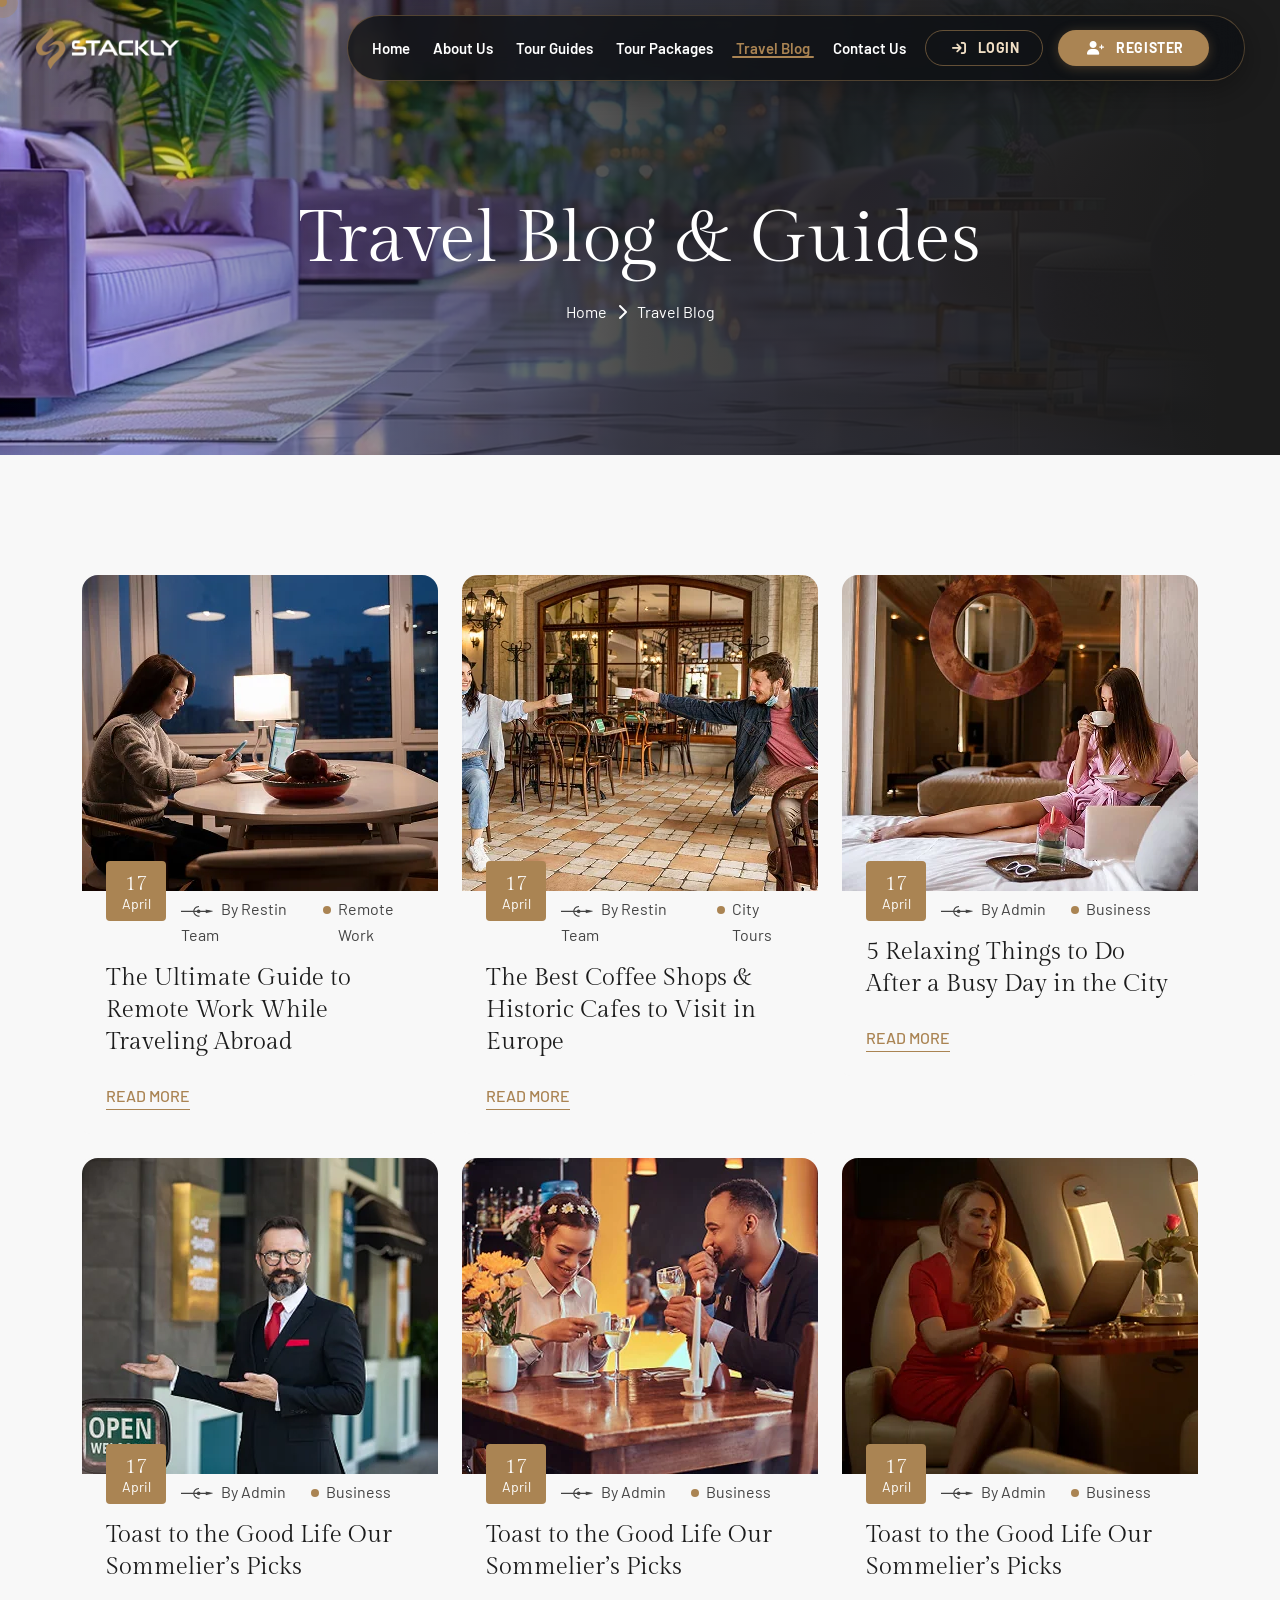
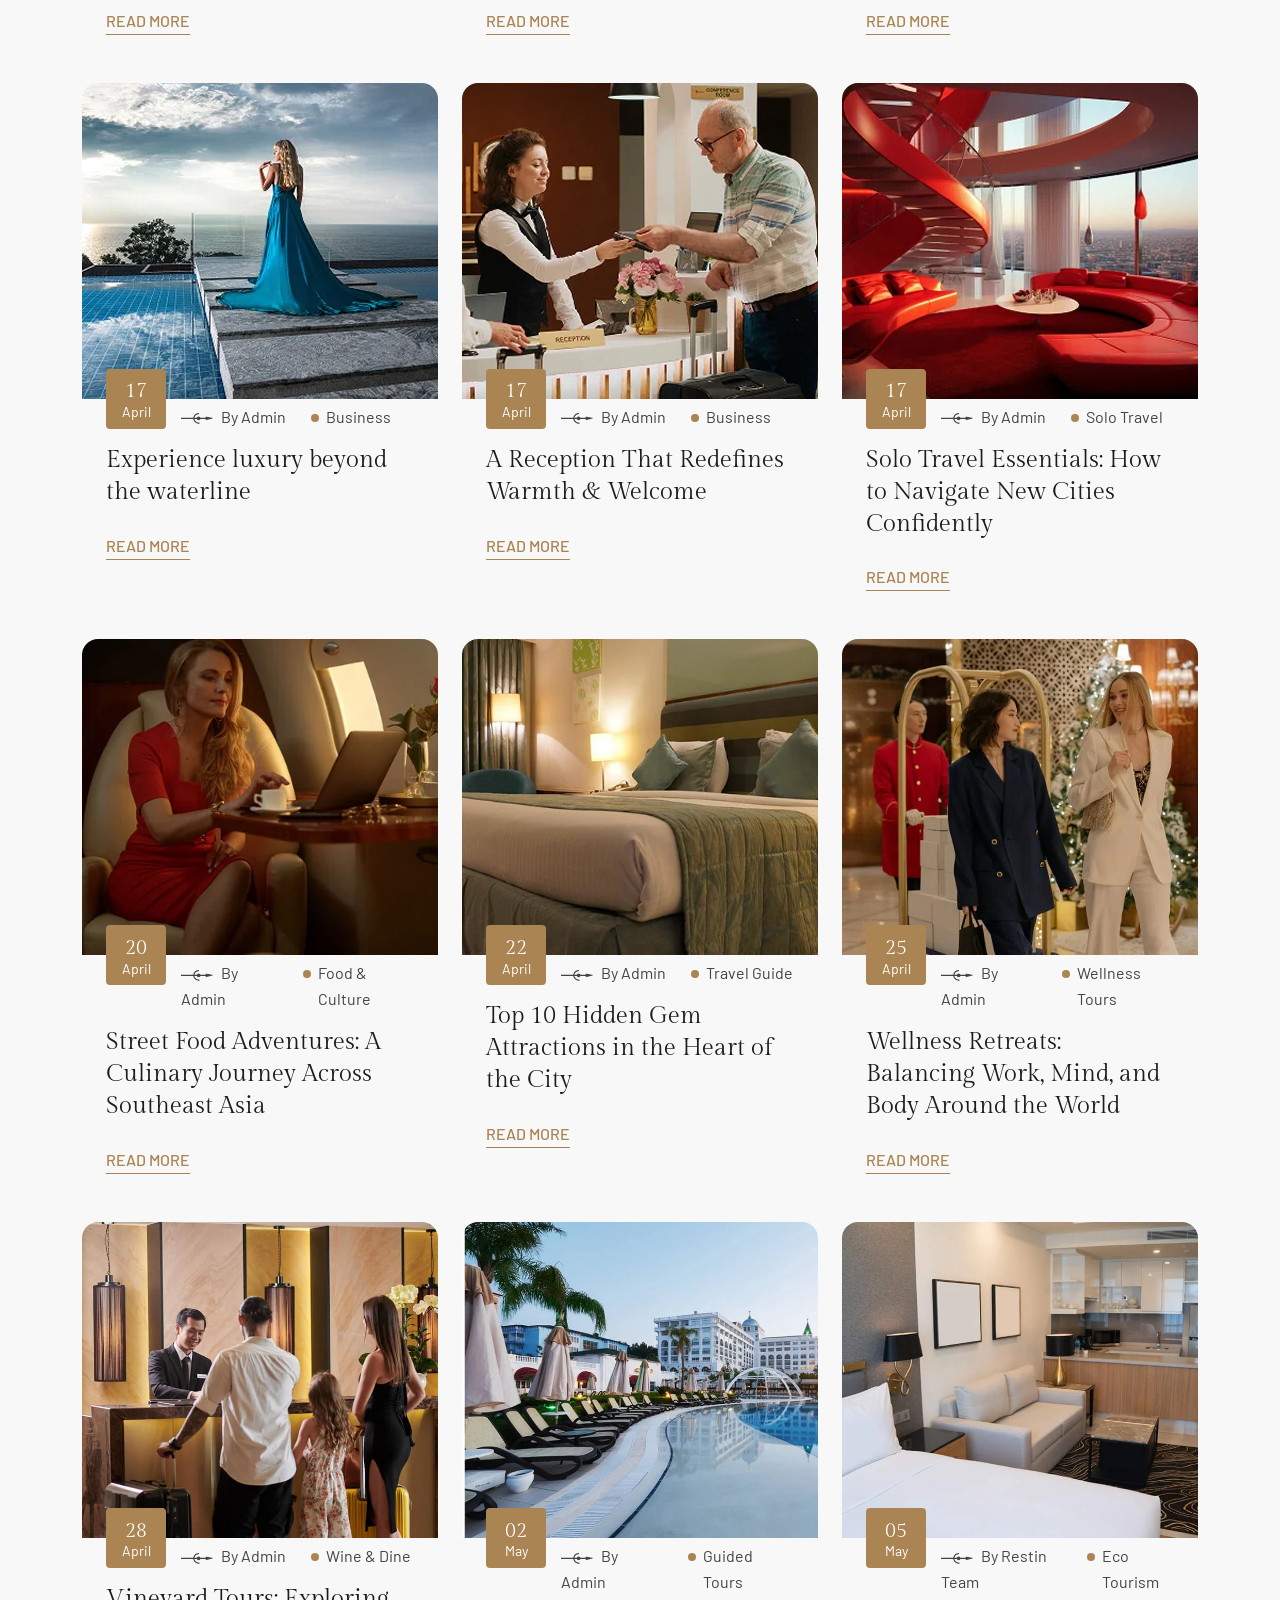
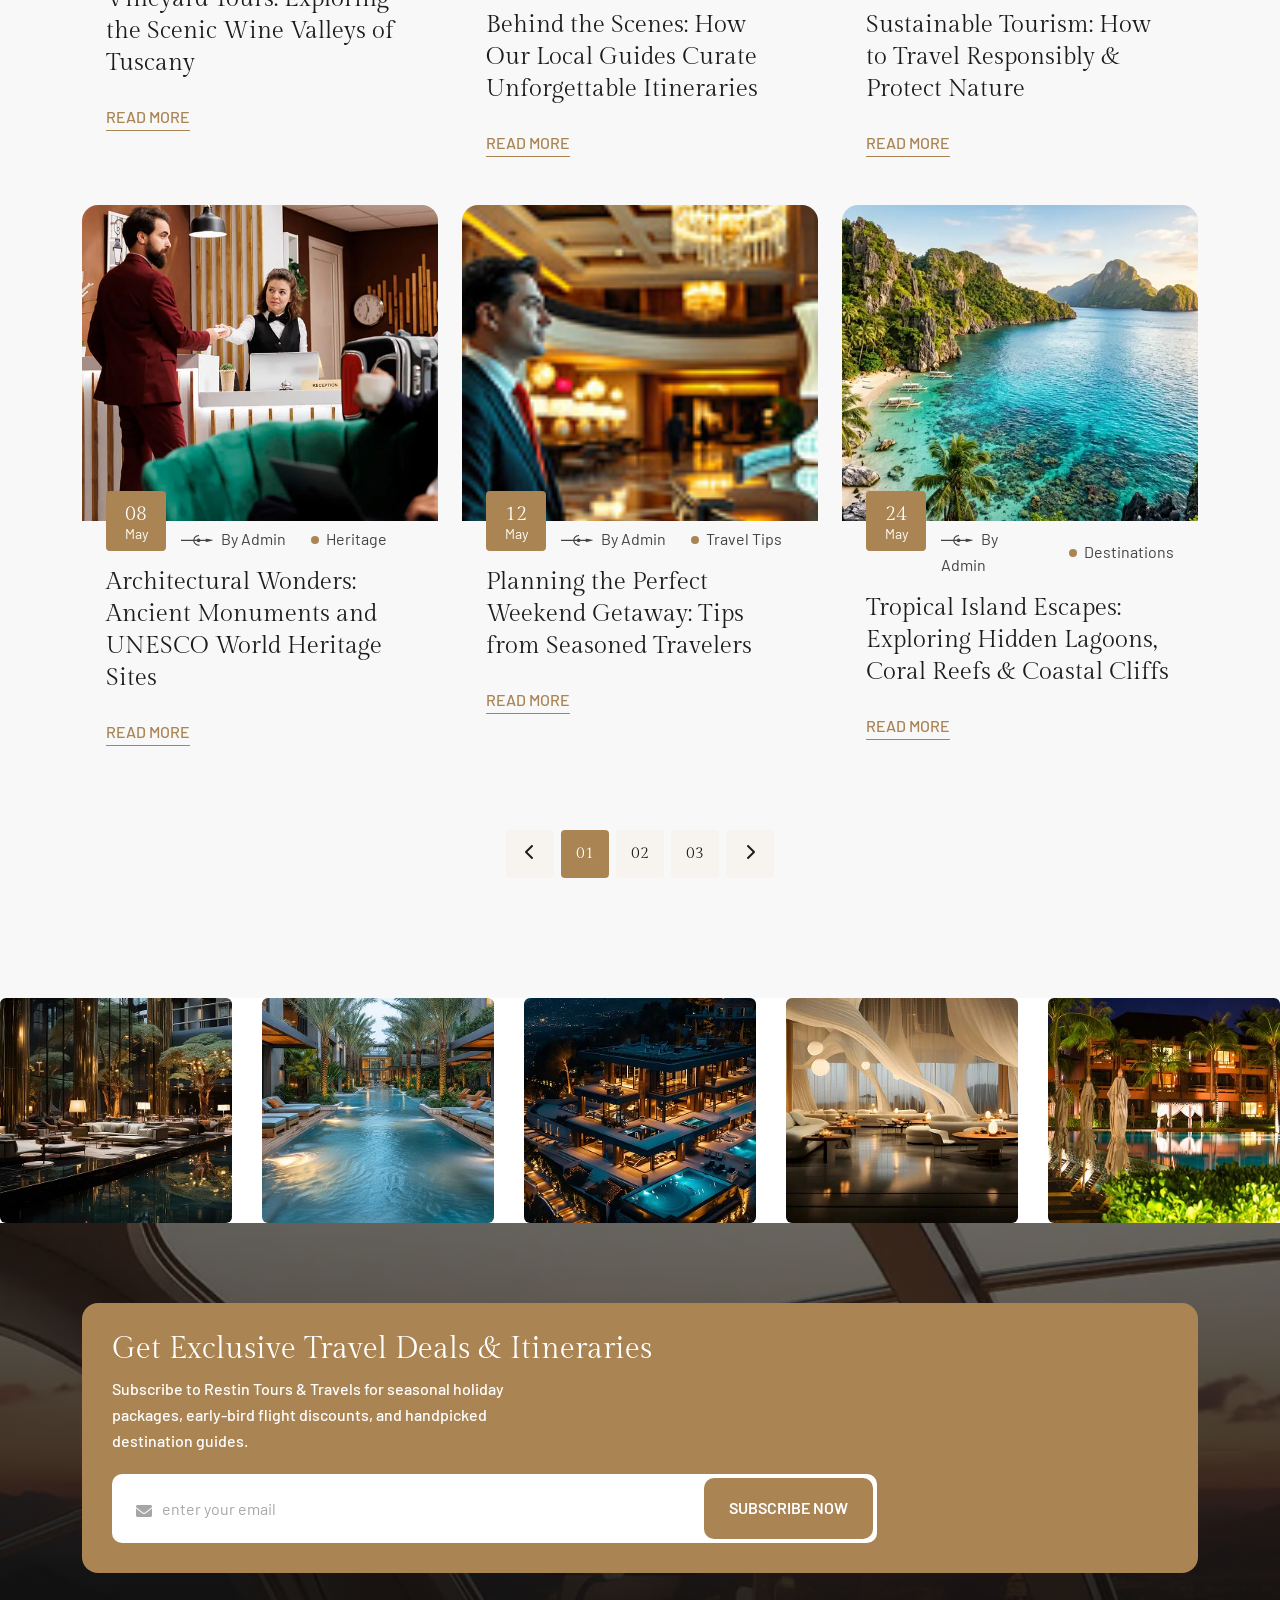
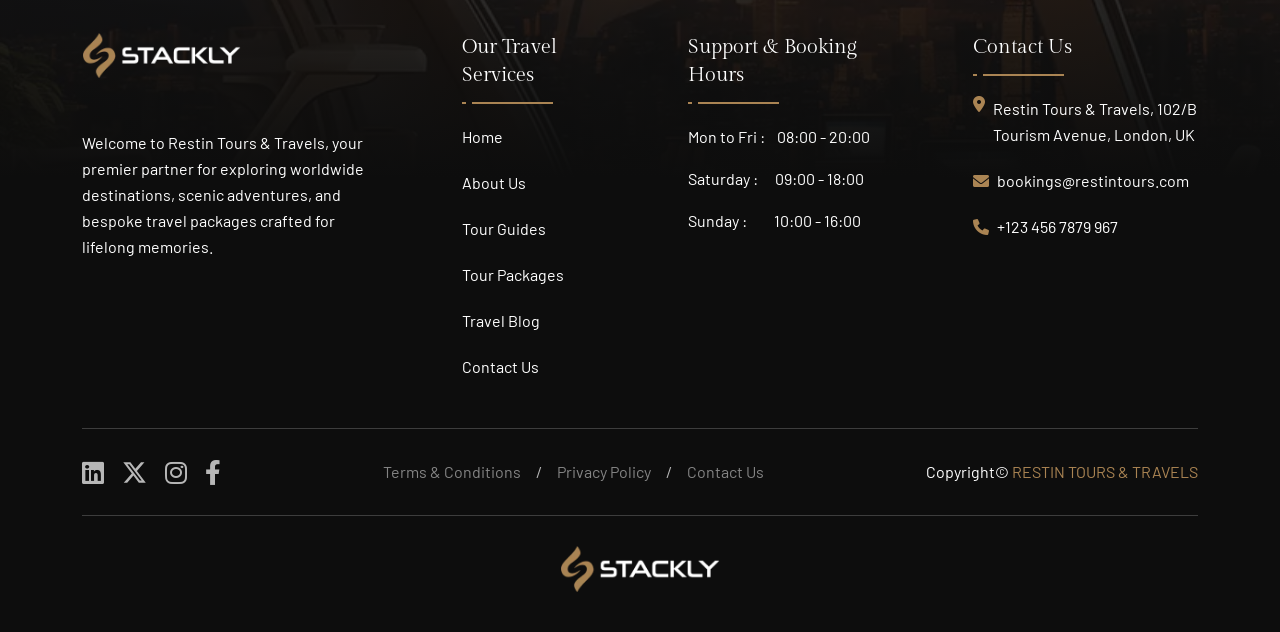
<file: blog.html>
﻿<!DOCTYPE html>
<html lang="en">
    <!--<< Header Area >>-->
    <head>
        <!-- ========== Meta Tags ========== -->
        <meta charset="UTF-8">
        <meta http-equiv="X-UA-Compatible" content="IE=edge">
        <meta name="viewport" content="width=device-width, initial-scale=1">
        <meta name="author" content="Gramentheme">
        <meta name="description" content="Restin - Luxury Tours & Travels Agency - Travel Blog & Guides">
        <!-- ======== Page title ============ -->
        <title>Travel Blog & Guides | Restin Tours & Travels</title>
        <!--<< Favcion >>-->
        <link rel="shortcut icon" href="assets/img/favicon.svg">
        <!--<< Bootstrap min.css >>-->
        <link rel="stylesheet" href="assets/css/bootstrap.min.css">
        <!--<< All Min Css >>-->
        <link rel="stylesheet" href="assets/css/all.min.css">
        <!--<< Animate.css >>-->
        <link rel="stylesheet" href="assets/css/animate.css">
        <!--<< Magnific Popup.css >>-->
        <link rel="stylesheet" href="assets/css/magnific-popup.css">
        <!--<< Mousecursor.css >>-->
        <link rel="stylesheet" href="assets/css/mousecursor.css">
        <!--<< MeanMenu.css >>-->
        <link rel="stylesheet" href="assets/css/meanmenu.css">
         <!--<< Odometer.css >>-->
        <link rel="stylesheet" href="assets/css/odometer.css">
        <!--<< Swiper Bundle.css >>-->
        <link rel="stylesheet" href="assets/css/swiper-bundle.min.css">
        <!--<< Nice Select.css >>-->
        <link rel="stylesheet" href="assets/css/nice-select.css">
        <!--<< Main.css >>-->
        <link rel="stylesheet" href="assets/css/main.css">
        <!--<< Auth Custom.css >>-->
        <link rel="stylesheet" href="assets/css/auth-custom.css">
    </head>
    <body>

       <!-- Preloader Start -->
        <div id="preloader">
        <div class="preloader-content">
            <img src="assets/img/logo/stackly-black.webp" alt="Tour Logo" class="preloader-logo">
            <div class="spinner"></div>
            <p>Planning your dream holiday...</p>
        </div>
        </div>
      <!-- Preloader End -->

        <!-- GT Back To Top Start -->
        <button id="back-top" class="back-to-top show">
            <i class="fa-regular fa-arrow-up"></i>
        </button>

        <!-- GT MouseCursor Start -->
        <div class="mouseCursor cursor-outer"></div>
        <div class="mouseCursor cursor-inner"></div>

         <!-- Offcanvas Area Start -->
        <div class="fix-area">
            <div class="offcanvas__info">
                <div class="offcanvas__wrapper">
                    <div class="offcanvas__content">
                        <div class="offcanvas__top mb-5 d-flex justify-content-between align-items-center">
                            <div class="offcanvas__logo">
                                <a href="index.html">
                                    <img src="assets/img/logo/stackly-black.webp" alt="logo-img">
                                </a>
                            </div>
                            <div class="offcanvas__close">
                                <button>
                                <i class="fas fa-times"></i>
                                </button>
                            </div>
                        </div>
                        <p class="text d-none d-xl-block">
                            Explore the world with curated vacation packages, breathtaking adventure tours, and 24/7 dedicated travel support.
                        </p>
                        <div class="mobile-menu fix mb-3"></div>
                        <div class="offcanvas__contact d-xl-block">
                            <h4 class="d-xl-block">Contact Info</h4>
                            <ul class="d-xl-block">
                                <li class="d-flex align-items-center">
                                    <div class="offcanvas__contact-icon">
                                        <i class="fal fa-map-marker-alt"></i>
                                    </div>
                                    <div class="offcanvas__contact-text">
                                        <a target="_blank" href="#">102/B Tourism Avenue, London, UK</a>
                                    </div>
                                </li>
                                <li class="d-flex align-items-center">
                                    <div class="offcanvas__contact-icon mr-15">
                                        <i class="fal fa-envelope"></i>
                                    </div>
                                    <div class="offcanvas__contact-text">
                                        <a href="mailto:bookings@restintours.com"><span class="mailto:bookings@restintours.com">bookings@restintours.com</span></a>
                                    </div>
                                </li>
                                <li class="d-flex align-items-center">
                                    <div class="offcanvas__contact-icon mr-15">
                                        <i class="fal fa-clock"></i>
                                    </div>
                                    <div class="offcanvas__contact-text">
                                        <a target="_blank" href="#">Mon - Sat: 08:00 AM - 08:00 PM</a>
                                    </div>
                                </li>
                                <li class="d-flex align-items-center">
                                    <div class="offcanvas__contact-icon mr-15">
                                        <i class="far fa-phone"></i>
                                    </div>
                                    <div class="offcanvas__contact-text">
                                        <a href="tel:+1234567879967">+123 456 7879 967</a>
                                    </div>
                                </li>
                            </ul>
                            <div class="social-icon d-flex align-items-center">
                                <a href="404.html"><i class="fab fa-facebook-f"></i></a>
                                <a href="404.html" aria-label="X"><i class="fa-brands fa-x-twitter"><svg xmlns="http://www.w3.org/2000/svg" viewBox="0 0 512 512"><path d="M389.2 48h70.6L305.6 224.2 487 464H345L233.7 318.6 106.5 464H35.8L200.7 275.5 26.8 48H172.4L272.9 180.9 389.2 48zM364.4 421.8h39.1L151.1 88h-42L364.4 421.8z"/></svg></i></a>
                                <a href="404.html"><i class="fab fa-youtube"></i></a>
                                <a href="404.html"><i class="fab fa-linkedin-in"></i></a>
                            </div>
                        </div>
                    </div>
                </div>
            </div>
        </div>
        <div class="offcanvas__overlay"></div>

        <!-- Header Section Start -->
        <header id="header-sticky" class="header-1">
            <div class="container-fluid">
                <div class="mega-menu-wrapper">
                    <div class="header-main">
                        <div class="header-left">
                            <div class="logo">
                                <a href="index.html" class="header-logo">
                                    <img src="assets/img/logo/stackly-white.webp" alt="logo-img">
                                </a>
                                <a href="index.html" class="header-logo-2">
                                    <img src="assets/img/logo/stackly-black.webp" alt="logo-img">
                                </a>
                            </div>
                        </div>
                        <div class="mean__menu-wrapper d-none d-xl-flex">
                            <div class="main-menu">
                                <nav id="mobile-menu">
                                    <ul>
                                        <li>
                                            <a href="index.html">Home</a>
                                        </li>
                                        <li>
                                            <a href="about.html">About Us</a>
                                        </li>
                                        <li>
                                            <a href="team.html">Tour Guides</a>
                                        </li>
                                        <li>
                                            <a href="services.html">Tour Packages</a>
                                        </li>
                                        <li class="active">
                                            <a href="blog.html">Travel Blog</a>
                                        </li>
                                        <li>
                                            <a href="contact.html">Contact Us</a>
                                        </li>
                                        <!-- Auth Links -->
                                        <li class="auth-guest-link">
                                            <a href="login.html" class="nav-auth-login"><i class="fa-solid fa-arrow-right-to-bracket me-1"></i> Login</a>
                                        </li>
                                        <li class="auth-guest-link">
                                            <a href="register.html" class="nav-auth-register"><i class="fa-solid fa-user-plus me-1"></i> Register</a>
                                        </li>
                                        <li class="auth-user-link dashboard-nav-item" style="display: none;">
                                            <a href="dashboard.html" class="dynamic-dashboard-link"><i class="fa-solid fa-gauge-high me-1"></i> <span class="dash-text">Dashboard</span></a>
                                        </li>
                                    </ul>
                                </nav>
                            </div>
                        </div> 
                        <div class="header-right d-flex justify-content-end align-items-center">
                            <div class="header__hamburger d-xl-none my-auto">
                                <div class="sidebar__toggle">
                                    <i class="fas fa-bars"></i>
                                </div>
                            </div>
                        </div>
                    </div>
                </div>
            </div>
        </header>

        <!--Breadcrumb-Wrapper Start -->
        <div class="breadcrumb-wrapper bg-cover" style="background-image: url('assets/img/breadcrumb.webp');">
            <div class="container">
            <div class="page-heading">
                <div class="breadcrumb-sub-title">
                    <h1 class="text-white wow fadeInUp" data-wow-delay=".3s">Travel Blog & Guides</h1>
                    </div>
                    <ul class="breadcrumb-items wow fadeInUp" data-wow-delay=".5s">
                        <li>
                            <a href="index.html">
                            Home
                            </a>
                        </li>
                        <li>
                            <i class="fa-solid fa-chevron-right"></i>
                        </li>
                        <li>
                            Travel Blog
                        </li>
                    </ul>
                </div>
            </div>
        </div>

        <!--News Section Start -->
        <section class="news-section-4 section-padding fix news-bg">
            <div class="container">
                <div class="row g-4">
                    <div class="col-xl-4 col-lg-6 col-md-6 wow fadeInUp" data-wow-delay=".3s">
                        <div class="news-card-items-2 mt-0">
                            <div class="news-image">
                                <img src="assets/img/home-2/news/01.webp" alt="img">
                                <div class="post-box">
                                    <h4>17<br><span>April</span></h4>
                                </div>
                            </div>
                            <div class="news-content">
                                <ul class="news-meta">
                                    <li>
                                        <img src="assets/img/home-2/arrow.webp" alt="img">
                                        By Restin Team
                                    </li>
                                    <li class="style-2">
                                        Remote Work
                                    </li>
                                </ul>
                                <h4>
                                    <a href="blog.html">
                                        The Ultimate Guide to Remote Work While Traveling Abroad
                                    </a>
                                </h4>
                                <a href="blog.html" class="link-btn">READ MORE</a>
                            </div>
                        </div>
                    </div>
                    <div class="col-xl-4 col-lg-6 col-md-6 wow fadeInUp" data-wow-delay=".5s">
                        <div class="news-card-items-2 mt-0">
                            <div class="news-image">
                                <img src="assets/img/home-2/news/02.webp" alt="img">
                                <div class="post-box">
                                    <h4>17<br><span>April</span></h4>
                                </div>
                            </div>
                            <div class="news-content">
                                <ul class="news-meta">
                                    <li>
                                        <img src="assets/img/home-2/arrow.webp" alt="img">
                                        By Restin Team
                                    </li>
                                    <li class="style-2">
                                        City Tours
                                    </li>
                                </ul>
                                <h4>
                                    <a href="blog.html">
                                        The Best Coffee Shops & Historic Cafes to Visit in Europe
                                    </a>
                                </h4>
                                <a href="blog.html" class="link-btn">READ MORE</a>
                            </div>
                        </div>
                    </div>
                    <div class="col-xl-4 col-lg-6 col-md-6 wow fadeInUp" data-wow-delay=".7s">
                        <div class="news-card-items-2 mt-0">
                            <div class="news-image">
                            <img src="assets/img/home-2/news/03.webp" alt="img">
                                <div class="post-box">
                                    <h4>17<br><span>April</span></h4>
                                </div>
                            </div>
                            <div class="news-content">
                                <ul class="news-meta">
                                    <li>
                                    <img src="assets/img/home-2/arrow.webp" alt="img">
                                        By Admin
                                    </li>
                                    <li class="style-2">
                                        Business 
                                    </li>
                                </ul>
                                <h4>
                                    <a href="404.html">
                                        5 Relaxing Things to Do After a Busy Day in the City
                                    </a>
                                </h4>
                                <a href="404.html" class="link-btn">READ MORE</a>
                            </div>
                        </div>
                    </div>
                    <div class="col-xl-4 col-lg-6 col-md-6 wow fadeInUp" data-wow-delay=".3s">
                        <div class="news-card-items-2 mt-0">
                            <div class="news-image">
                                <img src="assets/img/home-2/news/04.webp" alt="img">
                                <div class="post-box">
                                    <h4>17<br><span>April</span></h4>
                                </div>
                            </div>
                            <div class="news-content">
                                <ul class="news-meta">
                                    <li>
                                        <img src="assets/img/home-2/arrow.webp" alt="img">
                                        By Admin
                                    </li>
                                    <li class="style-2">
                                        Business 
                                    </li>
                                </ul>
                                <h4>
                                    <a href="404.html">
                                        Toast to the Good Life Our Sommelier’s Picks
                                    </a>
                                </h4>
                                <a href="404.html" class="link-btn">READ MORE</a>
                            </div>
                        </div>
                    </div>
                    <div class="col-xl-4 col-lg-6 col-md-6 wow fadeInUp" data-wow-delay=".5s">
                        <div class="news-card-items-2 mt-0">
                            <div class="news-image">
                                <img src="assets/img/home-2/news/05.webp" alt="img">
                                <div class="post-box">
                                    <h4>17<br><span>April</span></h4>
                                </div>
                            </div>
                            <div class="news-content">
                                <ul class="news-meta">
                                    <li>
                                        <img src="assets/img/home-2/arrow.webp" alt="img">
                                        By Admin
                                    </li>
                                    <li class="style-2">
                                        Business 
                                    </li>
                                </ul>
                                <h4>
                                    <a href="404.html">
                                        Toast to the Good Life Our Sommelier’s Picks
                                    </a>
                                </h4>
                                <a href="404.html" class="link-btn">READ MORE</a>
                            </div>
                        </div>
                    </div>
                    <div class="col-xl-4 col-lg-6 col-md-6 wow fadeInUp" data-wow-delay=".7s">
                        <div class="news-card-items-2 mt-0">
                            <div class="news-image">
                                <img src="assets/img/home-2/news/06.webp" alt="img">
                                <div class="post-box">
                                    <h4>17<br><span>April</span></h4>
                                </div>
                            </div>
                            <div class="news-content">
                                <ul class="news-meta">
                                    <li>
                                        <img src="assets/img/home-2/arrow.webp" alt="img">
                                        By Admin
                                    </li>
                                    <li class="style-2">
                                        Business 
                                    </li>
                                </ul>
                                <h4>
                                    <a href="404.html">
                                        Toast to the Good Life Our Sommelier’s Picks
                                    </a>
                                </h4>
                                <a href="404.html" class="link-btn">READ MORE</a>
                            </div>
                        </div>
                    </div>
                    <div class="col-xl-4 col-lg-6 col-md-6 wow fadeInUp" data-wow-delay=".3s">
                        <div class="news-card-items-2 mt-0">
                            <div class="news-image">
                                <img src="assets/img/home-2/news/07.webp" alt="img">
                                <div class="post-box">
                                    <h4>17<br><span>April</span></h4>
                                </div>
                            </div>
                            <div class="news-content">
                                <ul class="news-meta">
                                    <li>
                                        <img src="assets/img/home-2/arrow.webp" alt="img">
                                        By Admin
                                    </li>
                                    <li class="style-2">
                                        Business 
                                    </li>
                                </ul>
                                <h4>
                                    <a href="404.html">
                                        Experience luxury beyond the waterline
                                    </a>
                                </h4>
                                <a href="404.html" class="link-btn">READ MORE</a>
                            </div>
                        </div>
                    </div>
                    <div class="col-xl-4 col-lg-6 col-md-6 wow fadeInUp" data-wow-delay=".5s">
                        <div class="news-card-items-2 mt-0">
                            <div class="news-image">
                                <img src="assets/img/home-2/news/08.webp" alt="img">
                                <div class="post-box">
                                    <h4>17<br><span>April</span></h4>
                                </div>
                            </div>
                            <div class="news-content">
                                <ul class="news-meta">
                                    <li>
                                        <img src="assets/img/home-2/arrow.webp" alt="img">
                                        By Admin
                                    </li>
                                    <li class="style-2">
                                        Business 
                                    </li>
                                </ul>
                                <h4>
                                    <a href="404.html">
                                        A Reception That Redefines Warmth & Welcome
                                    </a>
                                </h4>
                                <a href="404.html" class="link-btn">READ MORE</a>
                            </div>
                        </div>
                    </div>
                    <div class="col-xl-4 col-lg-6 col-md-6 wow fadeInUp" data-wow-delay=".7s">
                        <div class="news-card-items-2 mt-0">
                            <div class="news-image">
                                <img src="assets/img/home-2/news/09.webp" alt="img">
                                <div class="post-box">
                                    <h4>17<br><span>April</span></h4>
                                </div>
                            </div>
                            <div class="news-content">
                                <ul class="news-meta">
                                    <li>
                                        <img src="assets/img/home-2/arrow.webp" alt="img">
                                        By Admin
                                    </li>
                                    <li class="style-2">
                                        Solo Travel 
                                    </li>
                                </ul>
                                <h4>
                                    <a href="404.html">
                                        Solo Travel Essentials: How to Navigate New Cities Confidently
                                    </a>
                                </h4>
                                <a href="404.html" class="link-btn">READ MORE</a>
                            </div>
                        </div>
                    </div>
                
                    <div class="col-xl-4 col-lg-6 col-md-6 wow fadeInUp" data-wow-delay=".3s">
                        <div class="news-card-items-2 mt-0">
                            <div class="news-image">
                                <img src="assets/img/home-2/news/10.webp" alt="img">
                                <div class="post-box">
                                    <h4>20<br><span>April</span></h4>
                                </div>
                            </div>
                            <div class="news-content">
                                <ul class="news-meta">
                                    <li>
                                        <img src="assets/img/home-2/arrow.webp" alt="img">
                                        By Admin
                                    </li>
                                    <li class="style-2">
                                        Food & Culture
                                    </li>
                                </ul>
                                <h4>
                                    <a href="404.html">
                                        Street Food Adventures: A Culinary Journey Across Southeast Asia
                                    </a>
                                </h4>
                                <a href="404.html" class="link-btn">READ MORE</a>
                            </div>
                        </div>
                    </div>
                    <div class="col-xl-4 col-lg-6 col-md-6 wow fadeInUp" data-wow-delay=".5s">
                        <div class="news-card-items-2 mt-0">
                            <div class="news-image">
                                <img src="assets/img/home-2/news/11.webp" alt="img">
                                <div class="post-box">
                                    <h4>22<br><span>April</span></h4>
                                </div>
                            </div>
                            <div class="news-content">
                                <ul class="news-meta">
                                    <li>
                                        <img src="assets/img/home-2/arrow.webp" alt="img">
                                        By Admin
                                    </li>
                                    <li class="style-2">
                                        Travel Guide
                                    </li>
                                </ul>
                                <h4>
                                    <a href="404.html">
                                        Top 10 Hidden Gem Attractions in the Heart of the City
                                    </a>
                                </h4>
                                <a href="404.html" class="link-btn">READ MORE</a>
                            </div>
                        </div>
                    </div>
                    <div class="col-xl-4 col-lg-6 col-md-6 wow fadeInUp" data-wow-delay=".7s">
                        <div class="news-card-items-2 mt-0">
                            <div class="news-image">
                                <img src="assets/img/home-2/news/12.webp" alt="img">
                                <div class="post-box">
                                    <h4>25<br><span>April</span></h4>
                                </div>
                            </div>
                            <div class="news-content">
                                <ul class="news-meta">
                                    <li>
                                        <img src="assets/img/home-2/arrow.webp" alt="img">
                                        By Admin
                                    </li>
                                    <li class="style-2">
                                        Wellness Tours
                                    </li>
                                </ul>
                                <h4>
                                    <a href="404.html">
                                        Wellness Retreats: Balancing Work, Mind, and Body Around the World
                                    </a>
                                </h4>
                                <a href="404.html" class="link-btn">READ MORE</a>
                            </div>
                        </div>
                    </div>
                    <div class="col-xl-4 col-lg-6 col-md-6 wow fadeInUp" data-wow-delay=".3s">
                        <div class="news-card-items-2 mt-0">
                            <div class="news-image">
                                <img src="assets/img/home-1/news/news-1.webp" alt="img">
                                <div class="post-box">
                                    <h4>28<br><span>April</span></h4>
                                </div>
                            </div>
                            <div class="news-content">
                                <ul class="news-meta">
                                    <li>
                                        <img src="assets/img/home-2/arrow.webp" alt="img">
                                        By Admin
                                    </li>
                                    <li class="style-2">
                                        Wine & Dine
                                    </li>
                                </ul>
                                <h4>
                                    <a href="404.html">
                                        Vineyard Tours: Exploring the Scenic Wine Valleys of Tuscany
                                    </a>
                                </h4>
                                <a href="404.html" class="link-btn">READ MORE</a>
                            </div>
                        </div>
                    </div>
                    <div class="col-xl-4 col-lg-6 col-md-6 wow fadeInUp" data-wow-delay=".5s">
                        <div class="news-card-items-2 mt-0">
                            <div class="news-image">
                                <img src="assets/img/home-1/news/news-2.webp" alt="img">
                                <div class="post-box">
                                    <h4>02<br><span>May</span></h4>
                                </div>
                            </div>
                            <div class="news-content">
                                <ul class="news-meta">
                                    <li>
                                        <img src="assets/img/home-2/arrow.webp" alt="img">
                                        By Admin
                                    </li>
                                    <li class="style-2">
                                        Guided Tours
                                    </li>
                                </ul>
                                <h4>
                                    <a href="404.html">
                                        Behind the Scenes: How Our Local Guides Curate Unforgettable Itineraries
                                    </a>
                                </h4>
                                <a href="404.html" class="link-btn">READ MORE</a>
                            </div>
                        </div>
                    </div>
                    <div class="col-xl-4 col-lg-6 col-md-6 wow fadeInUp" data-wow-delay=".7s">
                        <div class="news-card-items-2 mt-0">
                            <div class="news-image">
                                <img src="assets/img/home-1/news/news-3.webp" alt="img">
                                <div class="post-box">
                                    <h4>05<br><span>May</span></h4>
                                </div>
                            </div>
                            <div class="news-content">
                                <ul class="news-meta">
                                    <li>
                                        <img src="assets/img/home-2/arrow.webp" alt="img">
                                        By Restin Team
                                    </li>
                                    <li class="style-2">
                                        Eco Tourism
                                    </li>
                                </ul>
                                <h4>
                                    <a href="blog.html">
                                        Sustainable Tourism: How to Travel Responsibly & Protect Nature
                                    </a>
                                </h4>
                                <a href="blog.html" class="link-btn">READ MORE</a>
                            </div>
                        </div>
                    </div>
                    <div class="col-xl-4 col-lg-6 col-md-6 wow fadeInUp" data-wow-delay=".3s">
                        <div class="news-card-items-2 mt-0">
                            <div class="news-image">
                                <img src="assets/img/home-1/news/news-4.webp" alt="img">
                                <div class="post-box">
                                    <h4>08<br><span>May</span></h4>
                                </div>
                            </div>
                            <div class="news-content">
                                <ul class="news-meta">
                                    <li>
                                        <img src="assets/img/home-2/arrow.webp" alt="img">
                                        By Admin
                                    </li>
                                    <li class="style-2">
                                        Heritage
                                    </li>
                                </ul>
                                <h4>
                                    <a href="404.html">
                                        Architectural Wonders: Ancient Monuments and UNESCO World Heritage Sites
                                    </a>
                                </h4>
                                <a href="404.html" class="link-btn">READ MORE</a>
                            </div>
                        </div>
                    </div>
                    <div class="col-xl-4 col-lg-6 col-md-6 wow fadeInUp" data-wow-delay=".5s">
                        <div class="news-card-items-2 mt-0">
                            <div class="news-image">
                                <img src="assets/img/inner-page/news-details/post-1.webp" alt="img">
                                <div class="post-box">
                                    <h4>12<br><span>May</span></h4>
                                </div>
                            </div>
                            <div class="news-content">
                                <ul class="news-meta">
                                    <li>
                                        <img src="assets/img/home-2/arrow.webp" alt="img">
                                        By Admin
                                    </li>
                                    <li class="style-2">
                                        Travel Tips
                                    </li>
                                </ul>
                                <h4>
                                    <a href="404.html">
                                        Planning the Perfect Weekend Getaway: Tips from Seasoned Travelers
                                    </a>
                                </h4>
                                <a href="404.html" class="link-btn">READ MORE</a>
                            </div>
                        </div>
                    </div>
                    <div class="col-xl-4 col-lg-6 col-md-6 wow fadeInUp" data-wow-delay=".7s">
                        <div class="news-card-items-2 mt-0">
                            <div class="news-image">
                                <img src="assets/img/home-2/news/13.webp" alt="img">
                                <div class="post-box">
                                    <h4>24<br><span>May</span></h4>
                                </div>
                            </div>
                            <div class="news-content">
                                <ul class="news-meta">
                                    <li>
                                        <img src="assets/img/home-2/arrow.webp" alt="img">
                                        By Admin
                                    </li>
                                    <li class="style-2">
                                        Destinations
                                    </li>
                                </ul>
                                <h4>
                                    <a href="404.html">
                                        Tropical Island Escapes: Exploring Hidden Lagoons, Coral Reefs & Coastal Cliffs
                                    </a>
                                </h4>
                                <a href="404.html" class="link-btn">READ MORE</a>
                            </div>
                        </div>
                    </div>
                </div>
                <div class="page-nav-wrap text-center">
                    <ul>
                        <li><a class="page-numbers" href="#"><i class="fa-solid fa-chevron-left"></i></a></li>
                        <li class="active"><a class="page-numbers" href="#">01</a></li>
                        <li><a class="page-numbers" href="#">02</a></li>
                        <li><a class="page-numbers" href="#">03</a></li>
                        <li><a class="page-numbers" href="#"><i class="fa-solid fa-chevron-right"></i></a></li>
                    </ul>
                </div>
            </div>
        </section>

        <!--Instagram Section Start -->
        <div class="instagram-section-2 fix">
        <div class="swiper instagram-banner-slider">
            <div class="swiper-wrapper">
                <div class="swiper-slide">
                    <div class="instagram-banner-items">
                        <div class="banner-image">
                            <img src="assets/img/home-1/instagram/01.webp" alt="insta-img">
                            <a href="404.html" class="icon">
                                <i class="fa-brands fa-instagram"></i>
                            </a>
                        </div>
                    </div>
                </div>
                <div class="swiper-slide">
                    <div class="instagram-banner-items">
                        <div class="banner-image">
                            <img src="assets/img/home-1/instagram/02.webp" alt="insta-img">
                            <a href="404.html" class="icon">
                                <i class="fa-brands fa-instagram"></i>
                            </a>
                        </div>
                    </div>
                </div>
                    <div class="swiper-slide">
                    <div class="instagram-banner-items">
                        <div class="banner-image">
                            <img src="assets/img/home-1/instagram/03.webp" alt="insta-img">
                            <a href="404.html" class="icon">
                                <i class="fa-brands fa-instagram"></i>
                            </a>
                        </div>
                    </div>
                </div>
                <div class="swiper-slide">
                    <div class="instagram-banner-items">
                        <div class="banner-image">
                            <img src="assets/img/home-1/instagram/04.webp" alt="insta-img">
                            <a href="404.html" class="icon">
                                <i class="fa-brands fa-instagram"></i>
                            </a>
                        </div>
                    </div>
                </div>
                <div class="swiper-slide">
                    <div class="instagram-banner-items">
                        <div class="banner-image">
                            <img src="assets/img/home-1/instagram/05.webp" alt="insta-img">
                            <a href="404.html" class="icon">
                                <i class="fa-brands fa-instagram"></i>
                            </a>
                        </div>
                    </div>
                </div>
                <div class="swiper-slide">
                    <div class="instagram-banner-items">
                        <div class="banner-image">
                            <img src="assets/img/home-1/instagram/06.webp" alt="insta-img">
                            <a href="404.html" class="icon">
                                <i class="fa-brands fa-instagram"></i>
                            </a>
                        </div>
                    </div>
                </div>
            </div>
        </div>
        </div>

        <!--Footer Section Start -->
        <footer class="footer-section fix bg-cover" style="background-image: url(assets/img/home-1/footer.webp);">
        <div class="container">
            <div class="footer-newsletter">
                <div class="newsletter-content">
                    <h3>Get Exclusive Travel Deals & Itineraries</h3>
                    <p>Subscribe to Restin Tours & Travels for seasonal holiday packages, early-bird flight discounts, and handpicked destination guides.</p>
                </div>
                <form action="#">
                    <div class="form-clt">
                        <i class="fa-solid fa-envelope"></i>
                        <input type="text" name="email" id="email" placeholder="enter your email">
                        <button type="submit" class="theme-btn">
                            subscribe now
                        </button>
                    </div> 
                </form>
            </div>
            <div class="footer-widget-wrapper">
                <div class="row">
                    <div class="col-xl-4 col-md-6 col-lg-3 wow fadeInUp" data-wow-delay=".2s">
                        <div class="single-footer-widget">
                            <div class="widget-head mb-4">
                                <a href="index.html" class="footer-widget-logo">
                                    <img src="assets/img/logo/stackly-white.webp" alt="Stackly Logo">
                                </a>
                            </div>
                            <div class="footer-content">
                                <p>
                                    Welcome to Restin Tours & Travels, your premier partner for exploring worldwide destinations, scenic adventures, and bespoke travel packages crafted for lifelong memories.
                                </p>
                            </div>
                        </div>
                    </div>
                    <div class="col-xl-2 col-md-6 col-lg-3 wow fadeInUp" data-wow-delay=".4s">
                        <div class="single-footer-widget">
                            <div class="widget-title">
                                <h5>Our Travel Services</h5>
                            </div>
                            <ul class="list">
                                <li>
                                    <a href="index.html">Home</a>
                                </li>
                                <li>
                                    <a href="about.html">About Us</a>
                                </li>
                                <li>
                                    <a href="team.html">Tour Guides</a>
                                </li>
                                <li>
                                    <a href="services.html">Tour Packages</a>
                                </li>
                                <li>
                                    <a href="blog.html">Travel Blog</a>
                                </li>
                                <li>
                                    <a href="contact.html">Contact Us</a>
                                </li>
                            </ul>
                        </div>
                    </div>
                    <div class="col-xl-3 ps-lg-5 col-md-6 col-lg-3 wow fadeInUp" data-wow-delay=".6s">
                        <div class="single-footer-widget">
                            <div class="widget-title">
                                <h5>Support & Booking Hours</h5>
                            </div>
                            <ul class="date-list">
                                <li>
                                    Mon to Fri : <span class="style-1">08:00 - 20:00</span>
                                </li>
                                <li>
                                    Saturday : <span>09:00 - 18:00</span>
                                </li>
                                <li>
                                    Sunday : <span class="style-3">10:00 - 16:00</span>
                                </li>
                            </ul>
                        </div>
                    </div>
                    <div class="col-xl-3 ps-lg-5 col-md-6 col-lg-3 wow fadeInUp" data-wow-delay=".8s">
                        <div class="single-footer-widget">
                            <div class="widget-title">
                                <h5>Contact Us</h5>
                            </div>
                            <ul class="contact-item">
                                <li>
                                    <i class="fa-solid fa-location-dot"></i>
                                    Restin Tours & Travels, 102/B Tourism Avenue, London, UK
                                </li>
                                <li class="style-2">
                                    <i class="fa-solid fa-envelope"></i>
                                    <a href="mailto:bookings@restintours.com">bookings@restintours.com</a>
                                </li>
                                <li class="style-2">
                                    <i class="fa-solid fa-phone"></i>
                                    <a href="tel:+1234567879967">+123 456 7879 967</a>
                                </li>
                            </ul>
                        </div>
                    </div>
                </div>
            </div>
            <div class="footer-bottom">
                <div class="footer-wrapper">
                    <div class="social-icon wow fadeInLeft" data-wow-delay=".3s">
                        <a href="404.html"><i class="fa-brands fa-linkedin"></i></a>
                        <a href="404.html" aria-label="X"><i class="fa-brands fa-x-twitter"><svg xmlns="http://www.w3.org/2000/svg" viewBox="0 0 512 512"><path d="M389.2 48h70.6L305.6 224.2 487 464H345L233.7 318.6 106.5 464H35.8L200.7 275.5 26.8 48H172.4L272.9 180.9 389.2 48zM364.4 421.8h39.1L151.1 88h-42L364.4 421.8z"/></svg></i></a>
                        <a href="404.html"><i class="fa-brands fa-instagram"></i></a>
                        <a href="404.html"><i class="fa-brands fa-facebook-f"></i></a>
                    </div>
                    <ul class="footer-list wow fadeInUp" data-wow-delay=".5s">
                        <li>
                            <a href="contact.html">Terms & Conditions</a>
                        </li>
                        <li>/</li>
                        <li>
                            <a href="contact.html">Privacy Policy</a>
                        </li>
                        <li>/</li>
                        <li>
                            <a href="contact.html">Contact Us</a>
                        </li>
                    </ul>
                    <p class="wow fadeInRight" data-wow-delay=".7s">Copyright© <span>Restin Tours & Travels</span></p>
                </div>
                <a href="index.html" class="footer-logo">
                    <img src="assets/img/logo/stackly-white.webp" alt="Stackly Logo">
                </a>
            </div>
        </div>
        </footer>


        <!--<< All JS Plugins >>-->
        <script src="assets/js/jquery-3.7.1.min.js"></script>
         <!--<< Ripple-Min Js >>-->
        <script src="assets/js/jquery.ripples-min.js"></script>
        <!--<< Viewport Js >>-->
        <script src="assets/js/viewport.jquery.js"></script>
        <!--<< Bootstrap Js >>-->
        <script src="assets/js/bootstrap.bundle.min.js"></script>
        <!--<< nice-selec Js >>-->
        <script src="assets/js/jquery.nice-select.min.js"></script>
        <!--<< Waypoints Js >>-->
        <script src="assets/js/jquery.waypoints.js"></script>
         <!--<< Odometer Js >>-->
        <script src="assets/js/odometer.min.js"></script>
        <!--<< Swiper Slider Js >>-->
        <script src="assets/js/swiper-bundle.min.js"></script>
        <!--<< MeanMenu Js >>-->
        <script src="assets/js/jquery.meanmenu.min.js"></script>
        <!--<< Magnific Popup Js >>-->
        <script src="assets/js/jquery.magnific-popup.min.js"></script>
        <!--<< Wow Animation Js >>-->
        <script src="assets/js/wow.min.js"></script>
        <!--<< Main.js >>-->
        <script src="assets/js/main.js"></script>
        <!--<< Restin Auth.js >>-->
        <script src="assets/js/auth.js"></script>
    </body>
</html>
</file>
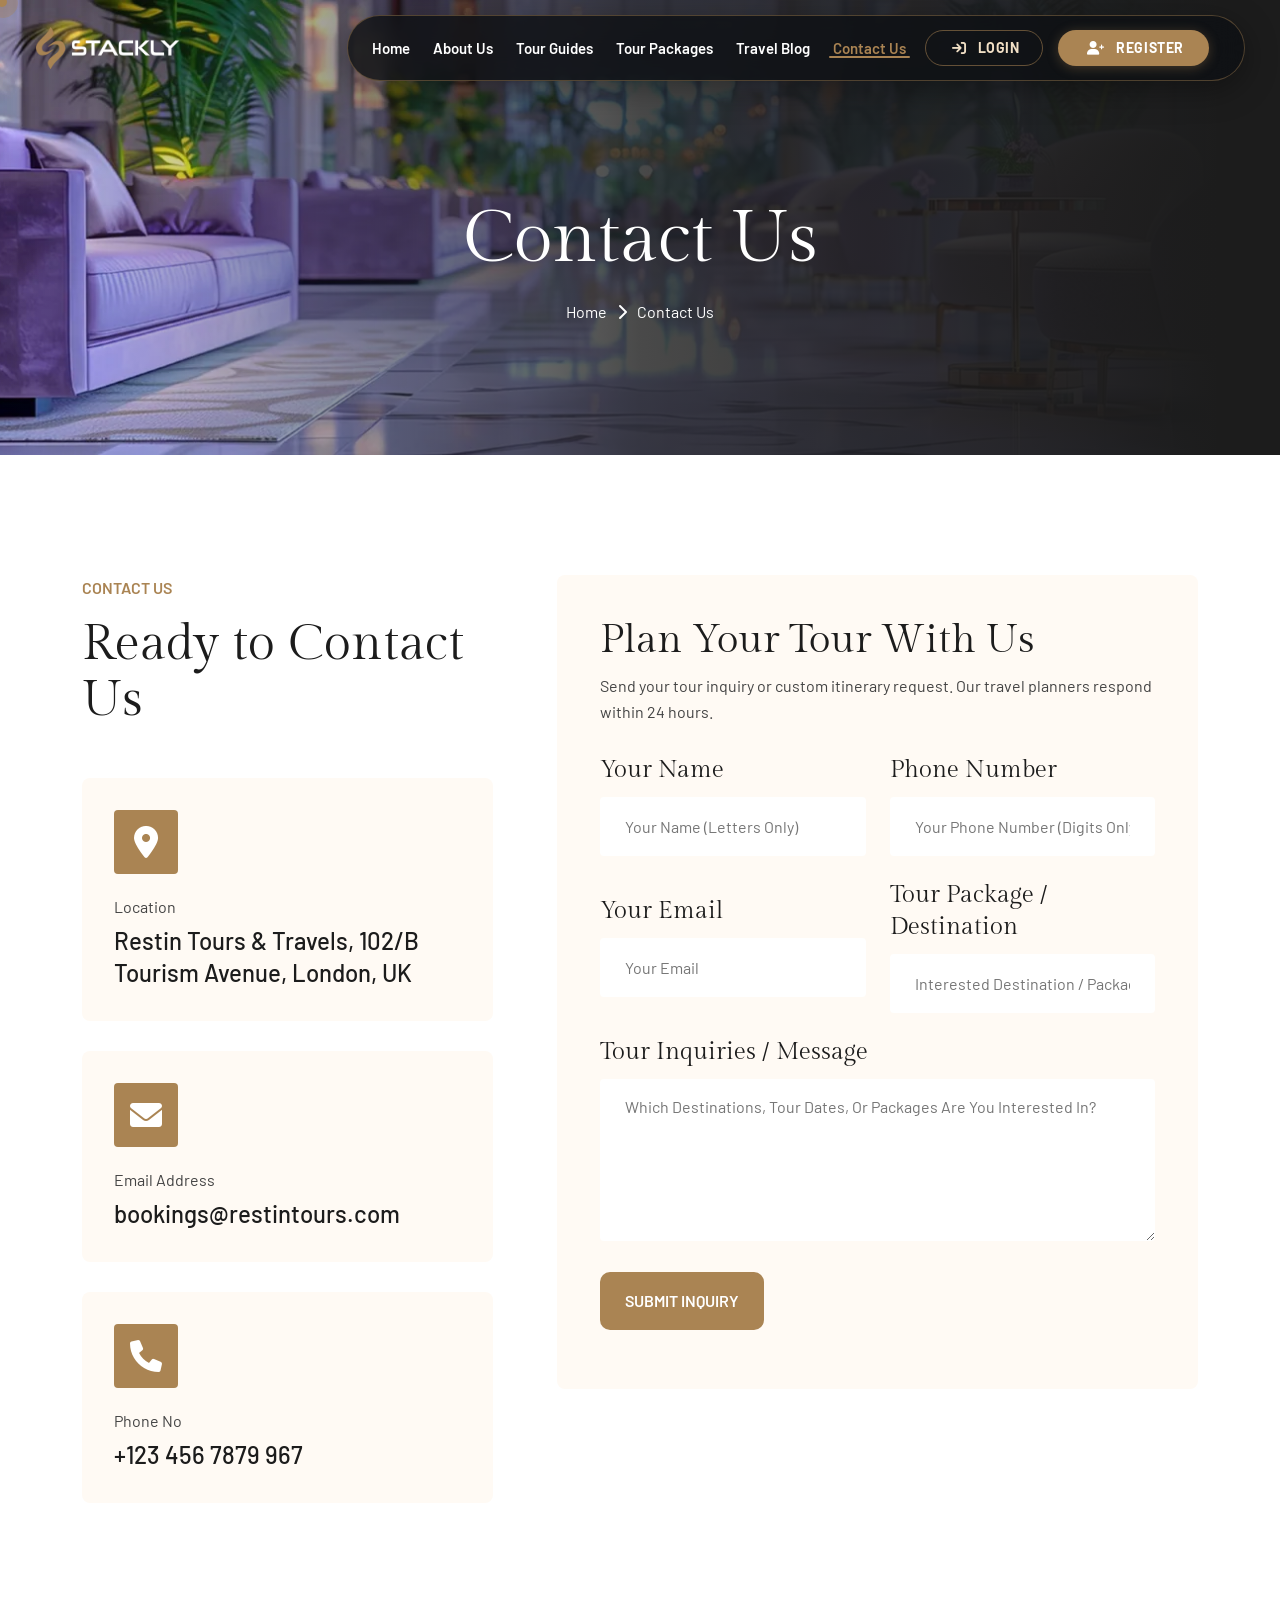
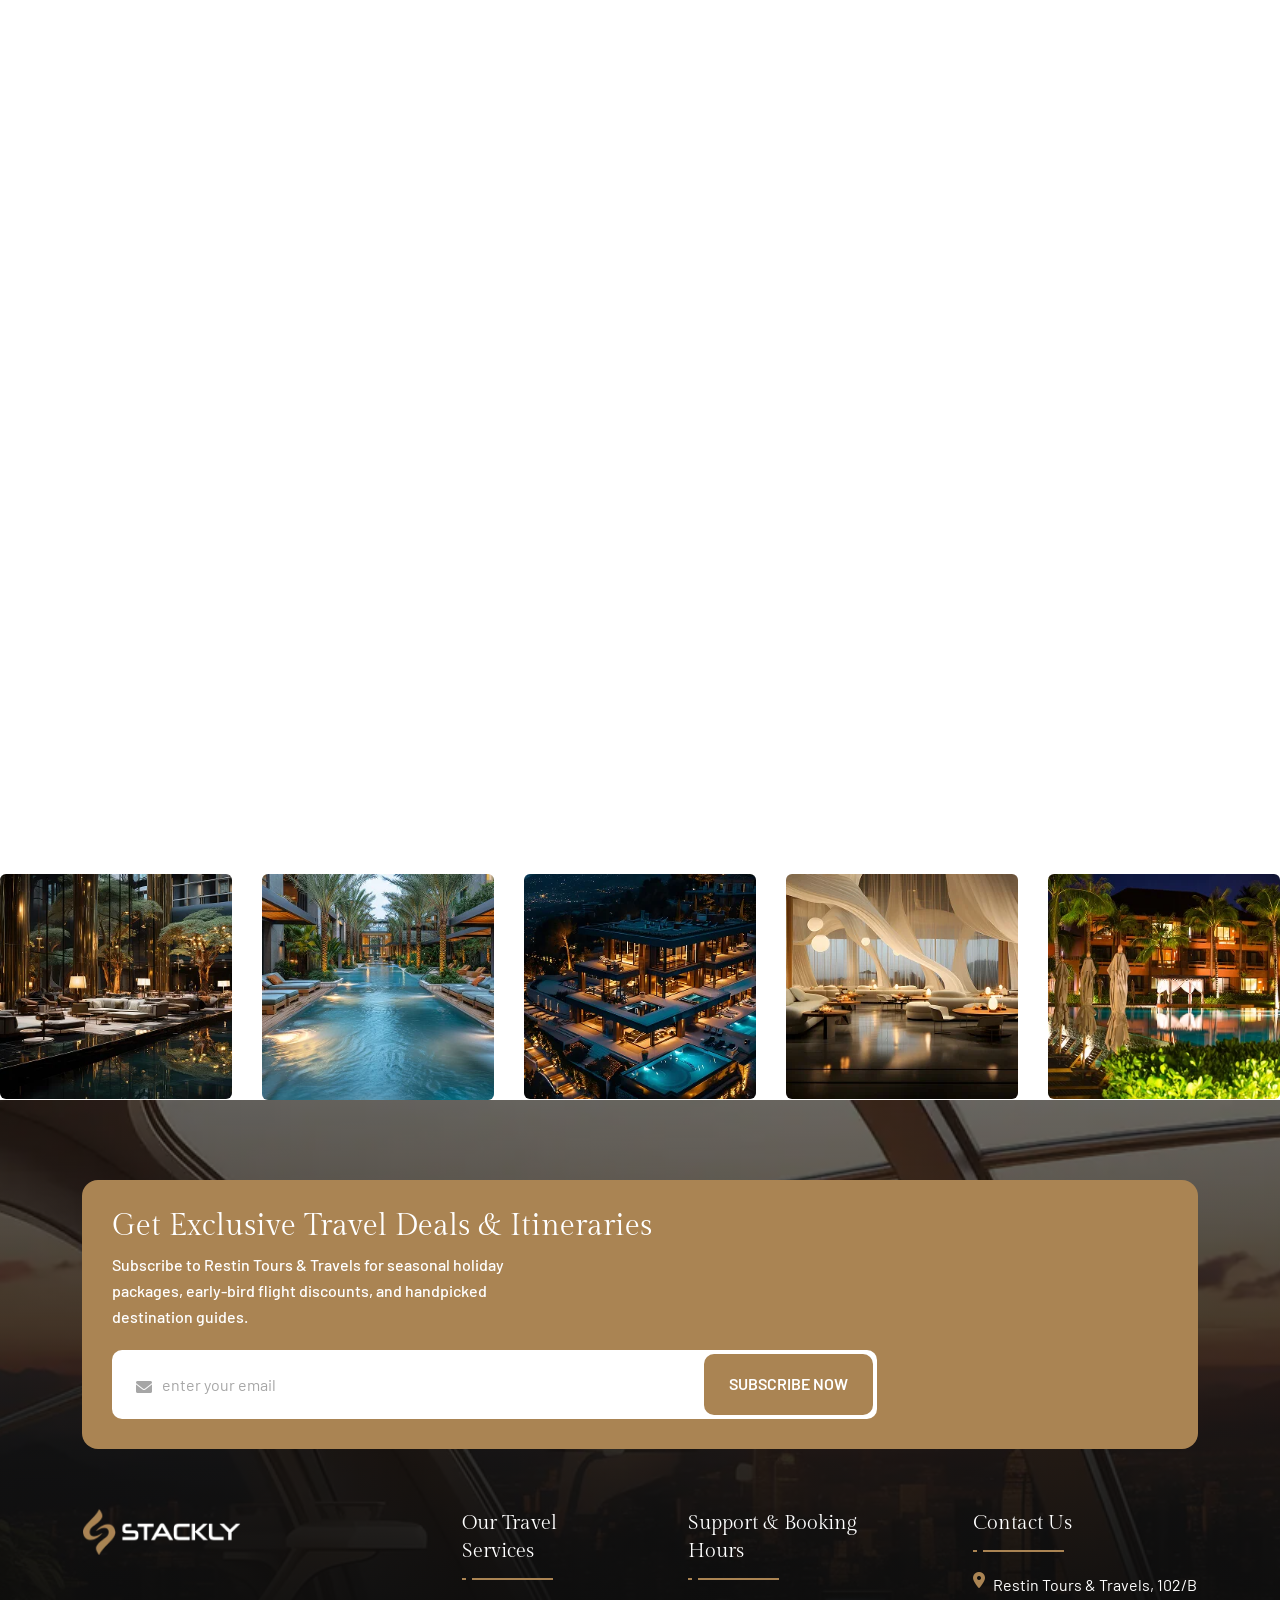
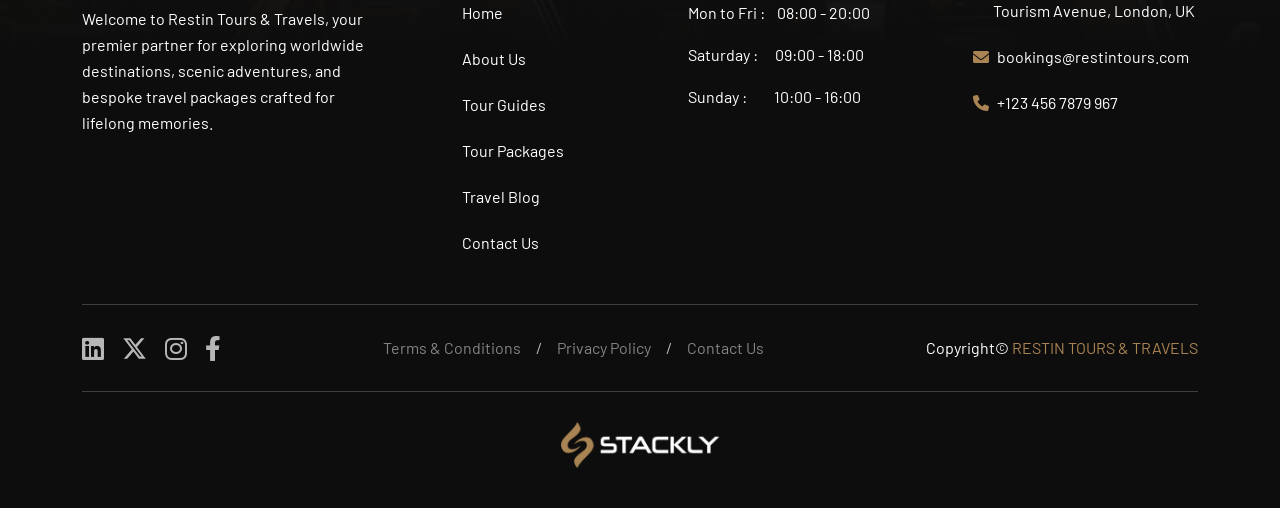
<file: contact.html>
﻿<!DOCTYPE html>
<html lang="en">
    <!--<< Header Area >>-->
    <head>
        <!-- ========== Meta Tags ========== -->
        <meta charset="UTF-8">
        <meta http-equiv="X-UA-Compatible" content="IE=edge">
        <meta name="viewport" content="width=device-width, initial-scale=1">
        <meta name="author" content="Gramentheme">
        <meta name="description" content="Restin - Luxury Tours & Travels Agency - Contact Us">
        <!-- ======== Page title ============ -->
        <title>Contact Us | Restin Tours & Travels</title>
        <!--<< Favcion >>-->
        <link rel="shortcut icon" href="assets/img/favicon.svg">
        <!--<< Bootstrap min.css >>-->
        <link rel="stylesheet" href="assets/css/bootstrap.min.css">
        <!--<< All Min Css >>-->
        <link rel="stylesheet" href="assets/css/all.min.css">
        <!--<< Animate.css >>-->
        <link rel="stylesheet" href="assets/css/animate.css">
        <!--<< Magnific Popup.css >>-->
        <link rel="stylesheet" href="assets/css/magnific-popup.css">
        <!--<< Mousecursor.css >>-->
        <link rel="stylesheet" href="assets/css/mousecursor.css">
        <!--<< MeanMenu.css >>-->
        <link rel="stylesheet" href="assets/css/meanmenu.css">
         <!--<< Odometer.css >>-->
        <link rel="stylesheet" href="assets/css/odometer.css">
        <!--<< Swiper Bundle.css >>-->
        <link rel="stylesheet" href="assets/css/swiper-bundle.min.css">
        <!--<< Nice Select.css >>-->
        <link rel="stylesheet" href="assets/css/nice-select.css">
        <!--<< Main.css >>-->
        <link rel="stylesheet" href="assets/css/main.css">
        <!--<< Auth Custom.css >>-->
        <link rel="stylesheet" href="assets/css/auth-custom.css">
    </head>
    <body>

       <!-- Preloader Start -->
        <div id="preloader">
        <div class="preloader-content">
            <img src="assets/img/logo/stackly-black.webp" alt="Tour Logo" class="preloader-logo">
            <div class="spinner"></div>
            <p>Planning your dream holiday...</p>
        </div>
        </div>
      <!-- Preloader End -->

       
        <!-- GT Back To Top Start -->
        <button id="back-top" class="back-to-top show">
            <i class="fa-regular fa-arrow-up"></i>
        </button>

        <!-- GT MouseCursor Start -->
        <div class="mouseCursor cursor-outer"></div>
        <div class="mouseCursor cursor-inner"></div>

         <!-- Offcanvas Area Start -->
        <div class="fix-area">
            <div class="offcanvas__info">
                <div class="offcanvas__wrapper">
                    <div class="offcanvas__content">
                        <div class="offcanvas__top mb-5 d-flex justify-content-between align-items-center">
                            <div class="offcanvas__logo">
                                <a href="index.html">
                                    <img src="assets/img/logo/stackly-black.webp" alt="logo-img">
                                </a>
                            </div>
                            <div class="offcanvas__close">
                                <button>
                                <i class="fas fa-times"></i>
                                </button>
                            </div>
                        </div>
                        <p class="text d-none d-xl-block">
                            Explore the world with curated vacation packages, breathtaking adventure tours, and 24/7 dedicated travel support.
                        </p>
                        <div class="mobile-menu fix mb-3"></div>
                        <div class="offcanvas__contact d-xl-block">
                            <h4 class="d-xl-block">Contact Info</h4>
                            <ul class="d-xl-block">
                                <li class="d-flex align-items-center">
                                    <div class="offcanvas__contact-icon">
                                        <i class="fal fa-map-marker-alt"></i>
                                    </div>
                                    <div class="offcanvas__contact-text">
                                        <a target="_blank" href="#">102/B Tourism Avenue, London, UK</a>
                                    </div>
                                </li>
                                <li class="d-flex align-items-center">
                                    <div class="offcanvas__contact-icon mr-15">
                                        <i class="fal fa-envelope"></i>
                                    </div>
                                    <div class="offcanvas__contact-text">
                                        <a href="mailto:bookings@restintours.com"><span class="mailto:bookings@restintours.com">bookings@restintours.com</span></a>
                                    </div>
                                </li>
                                <li class="d-flex align-items-center">
                                    <div class="offcanvas__contact-icon mr-15">
                                        <i class="fal fa-clock"></i>
                                    </div>
                                    <div class="offcanvas__contact-text">
                                        <a target="_blank" href="#">Mon - Sat: 08:00 AM - 08:00 PM</a>
                                    </div>
                                </li>
                                <li class="d-flex align-items-center">
                                    <div class="offcanvas__contact-icon mr-15">
                                        <i class="far fa-phone"></i>
                                    </div>
                                    <div class="offcanvas__contact-text">
                                        <a href="tel:+1234567879967">+123 456 7879 967</a>
                                    </div>
                                </li>
                            </ul>
                            <div class="social-icon d-flex align-items-center">
                                <a href="404.html"><i class="fab fa-facebook-f"></i></a>
                                <a href="404.html" aria-label="X"><i class="fa-brands fa-x-twitter"><svg xmlns="http://www.w3.org/2000/svg" viewBox="0 0 512 512"><path d="M389.2 48h70.6L305.6 224.2 487 464H345L233.7 318.6 106.5 464H35.8L200.7 275.5 26.8 48H172.4L272.9 180.9 389.2 48zM364.4 421.8h39.1L151.1 88h-42L364.4 421.8z"/></svg></i></a>
                                <a href="404.html"><i class="fab fa-youtube"></i></a>
                                <a href="404.html"><i class="fab fa-linkedin-in"></i></a>
                            </div>
                        </div>
                    </div>
                </div>
            </div>
        </div>
        <div class="offcanvas__overlay"></div>

        <!-- Header Section Start -->
        <header id="header-sticky" class="header-1">
            <div class="container-fluid">
                <div class="mega-menu-wrapper">
                    <div class="header-main">
                        <div class="header-left">
                            <div class="logo">
                                <a href="index.html" class="header-logo">
                                    <img src="assets/img/logo/stackly-white.webp" alt="logo-img">
                                </a>
                                <a href="index.html" class="header-logo-2">
                                    <img src="assets/img/logo/stackly-black.webp" alt="logo-img">
                                </a>
                            </div>
                        </div>
                        <div class="mean__menu-wrapper d-none d-xl-flex">
                            <div class="main-menu">
                                <nav id="mobile-menu">
                                    <ul>
                                        <li>
                                            <a href="index.html">Home</a>
                                        </li>
                                        <li>
                                            <a href="about.html">About Us</a>
                                        </li>
                                        <li>
                                            <a href="team.html">Tour Guides</a>
                                        </li>
                                        <li>
                                            <a href="services.html">Tour Packages</a>
                                        </li>
                                        <li>
                                            <a href="blog.html">Travel Blog</a>
                                        </li>
                                        <li class="active">
                                            <a href="contact.html">Contact Us</a>
                                        </li>
                                        <!-- Auth Links -->
                                        <li class="auth-guest-link">
                                            <a href="login.html" class="nav-auth-login"><i class="fa-solid fa-arrow-right-to-bracket me-1"></i> Login</a>
                                        </li>
                                        <li class="auth-guest-link">
                                            <a href="register.html" class="nav-auth-register"><i class="fa-solid fa-user-plus me-1"></i> Register</a>
                                        </li>
                                        <li class="auth-user-link dashboard-nav-item" style="display: none;">
                                            <a href="dashboard.html" class="dynamic-dashboard-link"><i class="fa-solid fa-gauge-high me-1"></i> <span class="dash-text">Dashboard</span></a>
                                        </li>
                                    </ul>
                                </nav>
                            </div>
                        </div> 
                        <div class="header-right d-flex justify-content-end align-items-center">
                            <div class="header__hamburger d-xl-none my-auto">
                                <div class="sidebar__toggle">
                                    <i class="fas fa-bars"></i>
                                </div>
                            </div>
                        </div>
                    </div>
                </div>
            </div>
        </header>


        <!--Breadcrumb-Wrapper Start -->
        <div class="breadcrumb-wrapper bg-cover" style="background-image: url('assets/img/breadcrumb.webp');">
            <div class="container">
            <div class="page-heading">
                <div class="breadcrumb-sub-title">
                    <h1 class="text-white wow fadeInUp" data-wow-delay=".3s">Contact Us</h1>
                    </div>
                    <ul class="breadcrumb-items wow fadeInUp" data-wow-delay=".5s">
                        <li>
                            <a href="index.html">
                            Home
                            </a>
                        </li>
                        <li>
                            <i class="fa-solid fa-chevron-right"></i>
                        </li>
                        <li>
                            Contact Us
                        </li>
                    </ul>
                </div>
            </div>
        </div>

        <!--Contact-Us Section Start -->
        <section class="contact-us-section section-padding fix">
        <div class="container">
            <div class="contact-wrapper">
                <div class="row g-4">
                    <div class="col-lg-5">
                        <div class="contact-left-items">
                            <div class="section-title">
                                <span class="sub-title wow fadeInUp">
                                    CONTACT US
                                </span>
                                <h2 class="wow fadeInUp" data-wow-delay=".2s">
                                    Ready to Contact Us
                                </h2>
                            </div>
                            <ul class="contact-list">
                                <li>
                                    <div class="icon">
                                        <i class="fa-solid fa-location-dot"></i>
                                    </div>
                                    <div class="content">
                                        <p>Location</p>
                                        <h4>
                                            Restin Tours & Travels, 102/B Tourism Avenue, London, UK
                                        </h4>
                                    </div>
                                </li>
                                <li>
                                    <div class="icon">
                                        <i class="fa-solid fa-envelope"></i>
                                    </div>
                                    <div class="content">
                                        <p>Email Address</p>
                                        <h4><a href="mailto:bookings@restintours.com">bookings@restintours.com</a></h4>
                                    </div>
                                </li>
                                <li>
                                    <div class="icon">
                                        <i class="fa-solid fa-phone"></i>
                                    </div>
                                    <div class="content">
                                        <p>Phone No</p>
                                        <h4><a href="tel:+1234567879967">+123 456 7879 967</a></h4>
                                    </div>
                                </li>
                            </ul>
                        </div>
                    </div>
                    <div class="col-lg-7">
                        <div class="contact-right-items">
                            <h2>
                                Plan Your Tour With Us
                            </h2>
                            <p>Send your tour inquiry or custom itinerary request. Our travel planners respond within 24 hours.</p>
                            <form action="#" id="contact-form" class="contact-form-box">
                            <div class="row g-4 align-items-center">
                                <div class="col-lg-6 col-md-6 wow fadeInUp" data-wow-delay=".3s">
                                    <h4>Your Name</h4>
                                    <div class="form-clt">
                                        <input type="text" name="name" id="name" placeholder="Your Name (letters only)" autocomplete="name" required>
                                    </div>
                                    <div class="field-error-msg" id="name-error" style="display: none; color: #e63946; font-size: 13px; margin-top: 6px; font-weight: 500;">
                                        <i class="fa-solid fa-circle-exclamation me-1"></i> Numbers are not allowed in Name. Only letters and spaces.
                                    </div>
                                </div>
                                <div class="col-lg-6 col-md-6 wow fadeInUp" data-wow-delay=".4s">
                                    <h4>Phone Number</h4>
                                    <div class="form-clt">
                                        <input type="tel" name="phone" id="phone" placeholder="Your Phone Number (digits only)" autocomplete="tel" required>
                                    </div>
                                    <div class="field-error-msg" id="phone-error" style="display: none; color: #e63946; font-size: 13px; margin-top: 6px; font-weight: 500;">
                                        <i class="fa-solid fa-circle-exclamation me-1"></i> Letters are not allowed in Phone Number. Only digits.
                                    </div>
                                </div>
                                <div class="col-lg-6 col-md-6 wow fadeInUp" data-wow-delay=".5s">
                                    <h4>Your Email</h4>
                                    <div class="form-clt">
                                        <input type="email" name="email" id="email2" placeholder="Your Email" autocomplete="email" required>
                                    </div>
                                    <div class="field-error-msg" id="email-error" style="display: none; color: #e63946; font-size: 13px; margin-top: 6px; font-weight: 500;">
                                        <i class="fa-solid fa-circle-exclamation me-1"></i> Please enter a valid email address.
                                    </div>
                                </div>
                                <div class="col-lg-6 col-md-6 wow fadeInUp" data-wow-delay=".6s">
                                    <h4>Tour Package / Destination</h4>
                                    <div class="form-clt">
                                        <input type="text" name="destination" id="destination" placeholder="Interested Destination / Package">
                                    </div>
                                </div>
                                <div class="col-lg-12 wow fadeInUp" data-wow-delay=".7s">
                                    <h4>Tour Inquiries / Message</h4>
                                    <div class="form-clt">
                                        <textarea name="message" id="message" placeholder="Which destinations, tour dates, or packages are you interested in?" required></textarea>
                                    </div>
                                    <div class="field-error-msg" id="message-error" style="display: none; color: #e63946; font-size: 13px; margin-top: 6px; font-weight: 500;">
                                        <i class="fa-solid fa-circle-exclamation me-1"></i> Please enter your inquiry details.
                                    </div>
                                </div>
                                <div class="col-lg-12 wow fadeInUp" data-wow-delay=".8s">
                                    <button type="submit" class="theme-btn">
                                        SUBMIT INQUIRY
                                    </button>
                                    <div class="form-message mt-3"></div>
                                </div>
                            </div>
                        </form>
                        </div>
                    </div>
                </div>
            </div>
        </div>
        </section>

        <!-- Map-section Start -->
        <div class="map-section section-padding pt-0">
            <div class="map-items">
                <div class="googpemap">
                    <iframe src="https://www.google.com/maps/embed?pb=!1m18!1m12!1m3!1d6678.7619084840835!2d144.9618311901502!3d-37.81450084255415!2m3!1f0!2f0!3f0!3m2!1i1024!2i768!4f13.1!3m3!1m2!1s0x6ad642b4758afc1d%3A0x3119cc820fdfc62e!2sEnvato!5e0!3m2!1sen!2sbd!4v1641984054261!5m2!1sen!2sbd" style="border:0;" allowfullscreen="" loading="lazy"></iframe>
                </div>
            </div>
        </div>

        <!--Instagram Section Start -->
        <div class="instagram-section-2 fix">
        <div class="swiper instagram-banner-slider">
            <div class="swiper-wrapper">
                <div class="swiper-slide">
                    <div class="instagram-banner-items">
                        <div class="banner-image">
                            <img src="assets/img/home-1/instagram/01.webp" alt="insta-img">
                            <a href="404.html" class="icon">
                                <i class="fa-brands fa-instagram"></i>
                            </a>
                        </div>
                    </div>
                </div>
                <div class="swiper-slide">
                    <div class="instagram-banner-items">
                        <div class="banner-image">
                            <img src="assets/img/home-1/instagram/02.webp" alt="insta-img">
                            <a href="404.html" class="icon">
                                <i class="fa-brands fa-instagram"></i>
                            </a>
                        </div>
                    </div>
                </div>
                    <div class="swiper-slide">
                    <div class="instagram-banner-items">
                        <div class="banner-image">
                            <img src="assets/img/home-1/instagram/03.webp" alt="insta-img">
                            <a href="404.html" class="icon">
                                <i class="fa-brands fa-instagram"></i>
                            </a>
                        </div>
                    </div>
                </div>
                <div class="swiper-slide">
                    <div class="instagram-banner-items">
                        <div class="banner-image">
                            <img src="assets/img/home-1/instagram/04.webp" alt="insta-img">
                            <a href="404.html" class="icon">
                                <i class="fa-brands fa-instagram"></i>
                            </a>
                        </div>
                    </div>
                </div>
                <div class="swiper-slide">
                    <div class="instagram-banner-items">
                        <div class="banner-image">
                            <img src="assets/img/home-1/instagram/05.webp" alt="insta-img">
                            <a href="404.html" class="icon">
                                <i class="fa-brands fa-instagram"></i>
                            </a>
                        </div>
                    </div>
                </div>
                <div class="swiper-slide">
                    <div class="instagram-banner-items">
                        <div class="banner-image">
                            <img src="assets/img/home-1/instagram/06.webp" alt="insta-img">
                            <a href="404.html" class="icon">
                                <i class="fa-brands fa-instagram"></i>
                            </a>
                        </div>
                    </div>
                </div>
            </div>
        </div>
        </div>

        <!--Footer Section Start -->
        <footer class="footer-section fix bg-cover" style="background-image: url(assets/img/home-1/footer.webp);">
        <div class="container">
            <div class="footer-newsletter">
                <div class="newsletter-content">
                    <h3>Get Exclusive Travel Deals & Itineraries</h3>
                    <p>Subscribe to Restin Tours & Travels for seasonal holiday packages, early-bird flight discounts, and handpicked destination guides.</p>
                </div>
                <form action="#">
                    <div class="form-clt">
                        <i class="fa-solid fa-envelope"></i>
                        <input type="text" name="email" id="email" placeholder="enter your email">
                        <button type="submit" class="theme-btn">
                            subscribe now
                        </button>
                    </div> 
                </form>
            </div>
            <div class="footer-widget-wrapper">
                <div class="row">
                    <div class="col-xl-4 col-md-6 col-lg-3 wow fadeInUp" data-wow-delay=".2s">
                        <div class="single-footer-widget">
                            <div class="widget-head mb-4">
                                <a href="index.html" class="footer-widget-logo">
                                    <img src="assets/img/logo/stackly-white.webp" alt="Stackly Logo">
                                </a>
                            </div>
                            <div class="footer-content">
                                <p>
                                    Welcome to Restin Tours & Travels, your premier partner for exploring worldwide destinations, scenic adventures, and bespoke travel packages crafted for lifelong memories.
                                </p>
                            </div>
                        </div>
                    </div>
                    <div class="col-xl-2 col-md-6 col-lg-3 wow fadeInUp" data-wow-delay=".4s">
                        <div class="single-footer-widget">
                            <div class="widget-title">
                                <h5>Our Travel Services</h5>
                            </div>
                            <ul class="list">
                                <li>
                                    <a href="index.html">Home</a>
                                </li>
                                <li>
                                    <a href="about.html">About Us</a>
                                </li>
                                <li>
                                    <a href="team.html">Tour Guides</a>
                                </li>
                                <li>
                                    <a href="services.html">Tour Packages</a>
                                </li>
                                <li>
                                    <a href="blog.html">Travel Blog</a>
                                </li>
                                <li>
                                    <a href="contact.html">Contact Us</a>
                                </li>
                            </ul>
                        </div>
                    </div>
                    <div class="col-xl-3 ps-lg-5 col-md-6 col-lg-3 wow fadeInUp" data-wow-delay=".6s">
                        <div class="single-footer-widget">
                            <div class="widget-title">
                                <h5>Support & Booking Hours</h5>
                            </div>
                            <ul class="date-list">
                                <li>
                                    Mon to Fri : <span class="style-1">08:00 - 20:00</span>
                                </li>
                                <li>
                                    Saturday : <span>09:00 - 18:00</span>
                                </li>
                                <li>
                                    Sunday : <span class="style-3">10:00 - 16:00</span>
                                </li>
                            </ul>
                        </div>
                    </div>
                    <div class="col-xl-3 ps-lg-5 col-md-6 col-lg-3 wow fadeInUp" data-wow-delay=".8s">
                        <div class="single-footer-widget">
                            <div class="widget-title">
                                <h5>Contact Us</h5>
                            </div>
                            <ul class="contact-item">
                                <li>
                                    <i class="fa-solid fa-location-dot"></i>
                                    Restin Tours & Travels, 102/B Tourism Avenue, London, UK
                                </li>
                                <li class="style-2">
                                    <i class="fa-solid fa-envelope"></i>
                                    <a href="mailto:bookings@restintours.com">bookings@restintours.com</a>
                                </li>
                                <li class="style-2">
                                    <i class="fa-solid fa-phone"></i>
                                    <a href="tel:+1234567879967">+123 456 7879 967</a>
                                </li>
                            </ul>
                        </div>
                    </div>
                </div>
            </div>
            <div class="footer-bottom">
                <div class="footer-wrapper">
                    <div class="social-icon wow fadeInLeft" data-wow-delay=".3s">
                        <a href="404.html"><i class="fa-brands fa-linkedin"></i></a>
                        <a href="404.html" aria-label="X"><i class="fa-brands fa-x-twitter"><svg xmlns="http://www.w3.org/2000/svg" viewBox="0 0 512 512"><path d="M389.2 48h70.6L305.6 224.2 487 464H345L233.7 318.6 106.5 464H35.8L200.7 275.5 26.8 48H172.4L272.9 180.9 389.2 48zM364.4 421.8h39.1L151.1 88h-42L364.4 421.8z"/></svg></i></a>
                        <a href="404.html"><i class="fa-brands fa-instagram"></i></a>
                        <a href="404.html"><i class="fa-brands fa-facebook-f"></i></a>
                    </div>
                    <ul class="footer-list wow fadeInUp" data-wow-delay=".5s">
                        <li>
                            <a href="contact.html">Terms & Conditions</a>
                        </li>
                        <li>/</li>
                        <li>
                            <a href="contact.html">Privacy Policy</a>
                        </li>
                        <li>/</li>
                        <li>
                            <a href="contact.html">Contact Us</a>
                        </li>
                    </ul>
                    <p class="wow fadeInRight" data-wow-delay=".7s">Copyright© <span>Restin Tours & Travels</span></p>
                </div>
                <a href="index.html" class="footer-logo">
                    <img src="assets/img/logo/stackly-white.webp" alt="Stackly Logo">
                </a>
            </div>
        </div>
        </footer>

        <!--<< All JS Plugins >>-->
        <script src="assets/js/jquery-3.7.1.min.js"></script>
         <!--<< Ripple-Min Js >>-->
        <script src="assets/js/jquery.ripples-min.js"></script>
        <!--<< Viewport Js >>-->
        <script src="assets/js/viewport.jquery.js"></script>
        <!--<< Bootstrap Js >>-->
        <script src="assets/js/bootstrap.bundle.min.js"></script>
        <!--<< nice-selec Js >>-->
        <script src="assets/js/jquery.nice-select.min.js"></script>
        <!--<< Waypoints Js >>-->
        <script src="assets/js/jquery.waypoints.js"></script>
         <!--<< Odometer Js >>-->
        <script src="assets/js/odometer.min.js"></script>
        <!--<< Swiper Slider Js >>-->
        <script src="assets/js/swiper-bundle.min.js"></script>
        <!--<< MeanMenu Js >>-->
        <script src="assets/js/jquery.meanmenu.min.js"></script>
        <!--<< Magnific Popup Js >>-->
        <script src="assets/js/jquery.magnific-popup.min.js"></script>
        <!--<< Wow Animation Js >>-->
        <script src="assets/js/wow.min.js"></script>
         <!--<< Ajax.js >>-->
        <script src="assets/js/ajax-mail.js"></script>
        <!--<< Main.js >>-->
        <script src="assets/js/main.js"></script>
        <!--<< Restin Auth.js >>-->
        <script src="assets/js/auth.js"></script>
    </body>
</html>
</file>
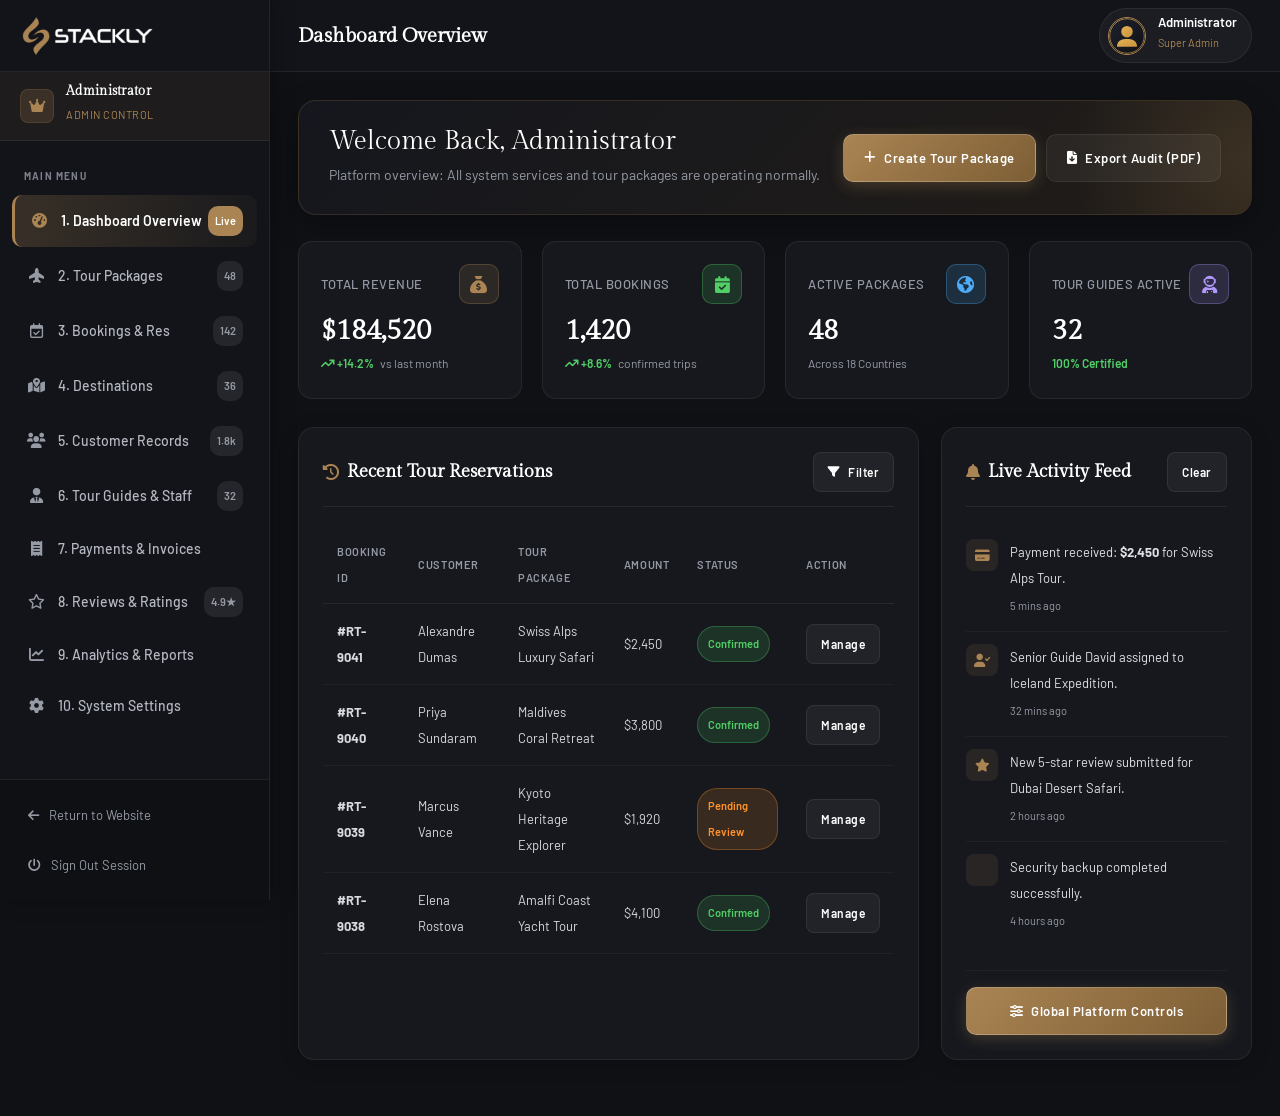
<file: dashboard-admin.html>
<!DOCTYPE html>
<html lang="en">
<head>
    <meta charset="UTF-8">
    <meta http-equiv="X-UA-Compatible" content="IE=edge">
    <meta name="viewport" content="width=device-width, initial-scale=1">
    <meta name="author" content="Gramentheme">
    <title>Administrator Dashboard | Restin Luxury Tours</title>
    
    <!-- Favicon -->
    <link rel="shortcut icon" href="assets/img/favicon.svg">
    <!-- Bootstrap CSS -->
    <link rel="stylesheet" href="assets/css/bootstrap.min.css">
    <!-- FontAwesome CSS -->
    <link rel="stylesheet" href="assets/css/all.min.css">
    <!-- Main Template CSS -->
    <link rel="stylesheet" href="assets/css/main.css">
    <!-- Dashboard CSS -->
    <link rel="stylesheet" href="assets/css/dashboard.css">
</head>
<body class="dashboard-body">

    <!-- Mobile Drawer Overlay -->
    <div class="dashboard-mobile-overlay"></div>

    <div class="dashboard-wrapper">
        
        <!-- ==============================================================
             SIDEBAR (EXACTLY 10 NAVIGATION ITEMS AS REQUIRED)
             ============================================================== -->
        <aside class="dashboard-sidebar">
            
            <!-- Sidebar Header & Logo -->
            <div class="sidebar-header">
                <a href="#overview" class="sidebar-logo" title="Dashboard Overview">
                    <img src="assets/img/logo/stackly-white.webp" alt="Restin Tours Logo">
                </a>
                <button type="button" class="sidebar-close-btn" aria-label="Close sidebar">
                    <i class="fa-solid fa-xmark"></i>
                </button>
            </div>

            <!-- Role Indicator Badge -->
            <div class="sidebar-role-indicator">
                <div class="role-badge-icon">
                    <i class="fa-solid fa-crown"></i>
                </div>
                <div class="role-badge-info">
                    <h6 class="user-name-display">Administrator</h6>
                    <span>Admin Control</span>
                </div>
            </div>

            <!-- 10 Navigation Items -->
            <div class="sidebar-nav-container">
                <div class="sidebar-nav-label">Main Menu</div>
                <ul class="sidebar-menu">
                    
                    <!-- Item 1: Overview -->
                    <li class="sidebar-menu-item active">
                        <a href="#overview" class="sidebar-menu-link">
                            <i class="item-icon fa-solid fa-gauge-high"></i>
                            <span>1. Dashboard Overview</span>
                            <span class="item-count">Live</span>
                        </a>
                    </li>

                    <!-- Item 2: Tour Packages -->
                    <li class="sidebar-menu-item">
                        <a href="#packages" class="sidebar-menu-link">
                            <i class="item-icon fa-solid fa-plane-up"></i>
                            <span>2. Tour Packages</span>
                            <span class="item-count">48</span>
                        </a>
                    </li>

                    <!-- Item 3: Bookings & Reservations -->
                    <li class="sidebar-menu-item">
                        <a href="#bookings" class="sidebar-menu-link">
                            <i class="item-icon fa-regular fa-calendar-check"></i>
                            <span>3. Bookings & Res</span>
                            <span class="item-count">142</span>
                        </a>
                    </li>

                    <!-- Item 4: Destination Explorer -->
                    <li class="sidebar-menu-item">
                        <a href="#destinations" class="sidebar-menu-link">
                            <i class="item-icon fa-solid fa-map-location-dot"></i>
                            <span>4. Destinations</span>
                            <span class="item-count">36</span>
                        </a>
                    </li>

                    <!-- Item 5: Customer Management -->
                    <li class="sidebar-menu-item">
                        <a href="#customers" class="sidebar-menu-link">
                            <i class="item-icon fa-solid fa-users"></i>
                            <span>5. Customer Records</span>
                            <span class="item-count">1.8k</span>
                        </a>
                    </li>

                    <!-- Item 6: Tour Guides & Staff -->
                    <li class="sidebar-menu-item">
                        <a href="#guides" class="sidebar-menu-link">
                            <i class="item-icon fa-solid fa-user-tie"></i>
                            <span>6. Tour Guides & Staff</span>
                            <span class="item-count">32</span>
                        </a>
                    </li>

                    <!-- Item 7: Payments & Invoicing -->
                    <li class="sidebar-menu-item">
                        <a href="#payments" class="sidebar-menu-link">
                            <i class="item-icon fa-solid fa-receipt"></i>
                            <span>7. Payments & Invoices</span>
                        </a>
                    </li>

                    <!-- Item 8: Reviews & Ratings -->
                    <li class="sidebar-menu-item">
                        <a href="#reviews" class="sidebar-menu-link">
                            <i class="item-icon fa-regular fa-star"></i>
                            <span>8. Reviews & Ratings</span>
                            <span class="item-count">4.9★</span>
                        </a>
                    </li>

                    <!-- Item 9: Reports & Analytics -->
                    <li class="sidebar-menu-item">
                        <a href="#analytics" class="sidebar-menu-link">
                            <i class="item-icon fa-solid fa-chart-line"></i>
                            <span>9. Analytics & Reports</span>
                        </a>
                    </li>

                    <!-- Item 10: Settings & Security -->
                    <li class="sidebar-menu-item">
                        <a href="#settings" class="sidebar-menu-link">
                            <i class="item-icon fa-solid fa-gear"></i>
                            <span>10. System Settings</span>
                        </a>
                    </li>

                </ul>
            </div>

            <!-- Sidebar Footer -->
            <div class="sidebar-footer">
                <div class="sidebar-footer-links">
                    <a href="index.html" class="sidebar-footer-link home-link">
                        <i class="fa-solid fa-arrow-left"></i>
                        <span>Return to Website</span>
                    </a>
                    <a href="#" onclick="RestinAuth.logout(event)" class="sidebar-footer-link logout-link">
                        <i class="fa-solid fa-power-off"></i>
                        <span>Sign Out Session</span>
                    </a>
                </div>
            </div>

        </aside>

        <!-- ==============================================================
             MAIN CONTENT
             ============================================================== -->
        <main class="dashboard-main">
            
            <!-- Topbar -->
            <header class="dashboard-topbar">
                <div class="topbar-left">
                    <button type="button" class="mobile-hamburger-btn" aria-label="Toggle navigation">
                        <i class="fa-solid fa-bars"></i>
                    </button>
                    <h1 class="dashboard-page-title">Administrator Portal</h1>
                </div>

                <div class="topbar-right">
                    <!-- User Badge -->
                    <div class="topbar-user-badge">
                        <img src="assets/img/avatar-admin.svg" alt="User avatar" class="topbar-user-avatar" onerror="this.src='assets/img/avatar-admin.svg'">
                        <div class="topbar-user-info">
                            <span class="topbar-user-name">Administrator</span>
                            <span class="topbar-user-role">Super Admin</span>
                        </div>
                    </div>
                </div>
            </header>

            <!-- Dashboard Content -->
            <div class="dashboard-content-area">
                
                <!-- ==========================================
                     VIEW 1: DASHBOARD OVERVIEW
                     ========================================== -->
                <div id="view-overview" class="dashboard-view active">
                    <!-- Welcome Banner -->
                    <div class="dashboard-welcome-banner">
                        <div class="welcome-info">
                            <h2>Welcome Back, <span class="user-name-display">Administrator</span></h2>
                            <p>Platform overview: All system services and tour packages are operating normally.</p>
                        </div>
                        <div class="welcome-actions">
                            <!-- Action buttons redirect to 404.html -->
                            <button type="button" class="dash-btn dash-btn-gold">
                                <i class="fa-solid fa-plus"></i> Create Tour Package
                            </button>
                            <button type="button" class="dash-btn dash-btn-outline">
                                <i class="fa-solid fa-file-arrow-down"></i> Export Audit (PDF)
                            </button>
                        </div>
                    </div>

                    <!-- 4 KPI Metrics -->
                    <div class="stats-grid">
                        <div class="stat-card">
                            <div class="stat-header">
                                <span class="stat-title">Total Revenue</span>
                                <div class="stat-icon gold"><i class="fa-solid fa-sack-dollar"></i></div>
                            </div>
                            <div class="stat-value">$184,520</div>
                            <div class="stat-footer">
                                <span class="stat-change positive"><i class="fa-solid fa-arrow-trend-up"></i> +14.2%</span>
                                <span class="stat-change neutral">vs last month</span>
                            </div>
                        </div>

                        <div class="stat-card">
                            <div class="stat-header">
                                <span class="stat-title">Total Bookings</span>
                                <div class="stat-icon green"><i class="fa-solid fa-calendar-check"></i></div>
                            </div>
                            <div class="stat-value">1,420</div>
                            <div class="stat-footer">
                                <span class="stat-change positive"><i class="fa-solid fa-arrow-trend-up"></i> +8.6%</span>
                                <span class="stat-change neutral">confirmed trips</span>
                            </div>
                        </div>

                        <div class="stat-card">
                            <div class="stat-header">
                                <span class="stat-title">Active Packages</span>
                                <div class="stat-icon blue"><i class="fa-solid fa-earth-americas"></i></div>
                            </div>
                            <div class="stat-value">48</div>
                            <div class="stat-footer">
                                <span class="stat-change neutral">Across 18 Countries</span>
                            </div>
                        </div>

                        <div class="stat-card">
                            <div class="stat-header">
                                <span class="stat-title">Tour Guides Active</span>
                                <div class="stat-icon purple"><i class="fa-solid fa-user-astronaut"></i></div>
                            </div>
                            <div class="stat-value">32</div>
                            <div class="stat-footer">
                                <span class="stat-change positive">100% Certified</span>
                            </div>
                        </div>
                    </div>

                    <!-- 2-Column Widgets Grid -->
                    <div class="dashboard-grid-2col">
                        <!-- Widget 1: Recent Tour Reservations Table -->
                        <div class="dashboard-card">
                            <div class="card-header-bar">
                                <h3 class="card-header-title">
                                    <i class="fa-solid fa-clock-rotate-left"></i> Recent Tour Reservations
                                </h3>
                                <button type="button" class="dash-btn dash-btn-outline dash-btn-sm">
                                    <i class="fa-solid fa-filter"></i> Filter
                                </button>
                            </div>

                            <div class="dash-table-responsive">
                                <table class="dash-table">
                                    <thead>
                                        <tr>
                                            <th>Booking ID</th>
                                            <th>Customer</th>
                                            <th>Tour Package</th>
                                            <th>Amount</th>
                                            <th>Status</th>
                                            <th>Action</th>
                                        </tr>
                                    </thead>
                                    <tbody>
                                        <tr>
                                            <td><strong>#RT-9041</strong></td>
                                            <td>Alexandre Dumas</td>
                                            <td>Swiss Alps Luxury Safari</td>
                                            <td>$2,450</td>
                                            <td><span class="status-badge status-confirmed">Confirmed</span></td>
                                            <td><button type="button" class="dash-btn dash-btn-outline dash-btn-sm">Manage</button></td>
                                        </tr>
                                        <tr>
                                            <td><strong>#RT-9040</strong></td>
                                            <td>Priya Sundaram</td>
                                            <td>Maldives Coral Retreat</td>
                                            <td>$3,800</td>
                                            <td><span class="status-badge status-confirmed">Confirmed</span></td>
                                            <td><button type="button" class="dash-btn dash-btn-outline dash-btn-sm">Manage</button></td>
                                        </tr>
                                        <tr>
                                            <td><strong>#RT-9039</strong></td>
                                            <td>Marcus Vance</td>
                                            <td>Kyoto Heritage Explorer</td>
                                            <td>$1,920</td>
                                            <td><span class="status-badge status-pending">Pending Review</span></td>
                                            <td><button type="button" class="dash-btn dash-btn-outline dash-btn-sm">Manage</button></td>
                                        </tr>
                                        <tr>
                                            <td><strong>#RT-9038</strong></td>
                                            <td>Elena Rostova</td>
                                            <td>Amalfi Coast Yacht Tour</td>
                                            <td>$4,100</td>
                                            <td><span class="status-badge status-confirmed">Confirmed</span></td>
                                            <td><button type="button" class="dash-btn dash-btn-outline dash-btn-sm">Manage</button></td>
                                        </tr>
                                    </tbody>
                                </table>
                            </div>
                        </div>

                        <!-- Widget 2: Live Activity Feed -->
                        <div class="dashboard-card">
                            <div class="card-header-bar">
                                <h3 class="card-header-title">
                                    <i class="fa-solid fa-bell"></i> Live Activity Feed
                                </h3>
                                <button type="button" class="dash-btn dash-btn-outline dash-btn-sm">Clear</button>
                            </div>

                            <ul class="activity-list">
                                <li class="activity-item">
                                    <div class="activity-icon"><i class="fa-solid fa-credit-card"></i></div>
                                    <div class="activity-details">
                                        <div class="activity-text">Payment received: <strong>$2,450</strong> for Swiss Alps Tour.</div>
                                        <div class="activity-time">5 mins ago</div>
                                    </div>
                                </li>
                                <li class="activity-item">
                                    <div class="activity-icon"><i class="fa-solid fa-user-check"></i></div>
                                    <div class="activity-details">
                                        <div class="activity-text">Senior Guide David assigned to Iceland Expedition.</div>
                                        <div class="activity-time">32 mins ago</div>
                                    </div>
                                </li>
                                <li class="activity-item">
                                    <div class="activity-icon"><i class="fa-solid fa-star"></i></div>
                                    <div class="activity-details">
                                        <div class="activity-text">New 5-star review submitted for Dubai Desert Safari.</div>
                                        <div class="activity-time">2 hours ago</div>
                                    </div>
                                </li>
                                <li class="activity-item">
                                    <div class="activity-icon"><i class="fa-solid fa-shield-halved"></i></div>
                                    <div class="activity-details">
                                        <div class="activity-text">Security backup completed successfully.</div>
                                        <div class="activity-time">4 hours ago</div>
                                    </div>
                                </li>
                            </ul>

                            <div class="mt-4 pt-3 border-top border-secondary border-opacity-10">
                                <button type="button" class="dash-btn dash-btn-gold w-100 justify-content-center">
                                    <i class="fa-solid fa-sliders"></i> Global Platform Controls
                                </button>
                            </div>
                        </div>
                    </div>
                </div>

                <!-- ==========================================
                     VIEW 2: TOUR PACKAGES
                     ========================================== -->
                <div id="view-packages" class="dashboard-view">
                    <div class="view-header">
                        <div>
                            <h2 class="view-header-title"><i class="fa-solid fa-plane-up"></i> Tour Packages Management</h2>
                            <p class="view-header-desc">Manage all 48 active luxury itineraries, pricing tiers, and inventory.</p>
                        </div>
                        <div class="d-flex gap-2">
                            <button type="button" class="dash-btn dash-btn-gold">
                                <i class="fa-solid fa-plus"></i> Add New Package
                            </button>
                            <button type="button" class="dash-btn dash-btn-outline">
                                <i class="fa-solid fa-tags"></i> Bulk Price Update
                            </button>
                        </div>
                    </div>

                    <div class="dash-filter-bar">
                        <div class="dash-search-box">
                            <i class="fa-solid fa-magnifying-glass"></i>
                            <input type="text" placeholder="Search tour packages by name, country...">
                        </div>
                        <div class="d-flex gap-2">
                            <button type="button" class="dash-btn dash-btn-outline dash-btn-sm active">All (48)</button>
                            <button type="button" class="dash-btn dash-btn-outline dash-btn-sm">Europe</button>
                            <button type="button" class="dash-btn dash-btn-outline dash-btn-sm">Asia</button>
                            <button type="button" class="dash-btn dash-btn-outline dash-btn-sm">Island Villas</button>
                        </div>
                    </div>

                    <div class="grid-3col">
                        <div class="dash-card-item">
                            <div>
                                <div class="d-flex justify-content-between align-items-center mb-2">
                                    <span class="dash-badge-pill dash-badge-gold">Europe • 7 Days</span>
                                    <span class="status-badge status-confirmed">Active</span>
                                </div>
                                <h4 class="text-white mb-2" style="font-size: 16px;">Swiss Alps Luxury Safari</h4>
                                <p style="font-size: 13px; color: var(--dash-muted); margin-bottom: 12px;">Glacier express, private 5-star mountain lodges, helicopter transfers.</p>
                                <div class="d-flex justify-content-between align-items-center mb-3">
                                    <span style="font-size: 18px; font-weight: 700; color: #fff;">$2,450 <small style="font-size: 12px; color: var(--dash-muted);">/ person</small></span>
                                    <span style="font-size: 12px; color: #dfaa67;"><i class="fa-solid fa-star"></i> 4.95 (182 reviews)</span>
                                </div>
                            </div>
                            <div class="d-flex gap-2 border-top border-secondary border-opacity-10 pt-3">
                                <button type="button" class="dash-btn dash-btn-outline dash-btn-sm flex-fill justify-content-center">Edit Itinerary</button>
                                <button type="button" class="dash-btn dash-btn-gold dash-btn-sm">Bookings</button>
                            </div>
                        </div>

                        <div class="dash-card-item">
                            <div>
                                <div class="d-flex justify-content-between align-items-center mb-2">
                                    <span class="dash-badge-pill dash-badge-blue">Maldives • 5 Days</span>
                                    <span class="status-badge status-confirmed">Active</span>
                                </div>
                                <h4 class="text-white mb-2" style="font-size: 16px;">Maldives Coral Retreat</h4>
                                <p style="font-size: 13px; color: var(--dash-muted); margin-bottom: 12px;">Overwater bungalow, private sea plane transfer, certified coral reef safari.</p>
                                <div class="d-flex justify-content-between align-items-center mb-3">
                                    <span style="font-size: 18px; font-weight: 700; color: #fff;">$3,800 <small style="font-size: 12px; color: var(--dash-muted);">/ person</small></span>
                                    <span style="font-size: 12px; color: #dfaa67;"><i class="fa-solid fa-star"></i> 5.0 (240 reviews)</span>
                                </div>
                            </div>
                            <div class="d-flex gap-2 border-top border-secondary border-opacity-10 pt-3">
                                <button type="button" class="dash-btn dash-btn-outline dash-btn-sm flex-fill justify-content-center">Edit Itinerary</button>
                                <button type="button" class="dash-btn dash-btn-gold dash-btn-sm">Bookings</button>
                            </div>
                        </div>

                        <div class="dash-card-item">
                            <div>
                                <div class="d-flex justify-content-between align-items-center mb-2">
                                    <span class="dash-badge-pill dash-badge-purple">Japan • 6 Days</span>
                                    <span class="status-badge status-confirmed">Active</span>
                                </div>
                                <h4 class="text-white mb-2" style="font-size: 16px;">Kyoto Heritage Explorer</h4>
                                <p style="font-size: 13px; color: var(--dash-muted); margin-bottom: 12px;">Ancient shrines, traditional tea ceremonies, Michelin dining & Shinkansen.</p>
                                <div class="d-flex justify-content-between align-items-center mb-3">
                                    <span style="font-size: 18px; font-weight: 700; color: #fff;">$1,920 <small style="font-size: 12px; color: var(--dash-muted);">/ person</small></span>
                                    <span style="font-size: 12px; color: #dfaa67;"><i class="fa-solid fa-star"></i> 4.90 (98 reviews)</span>
                                </div>
                            </div>
                            <div class="d-flex gap-2 border-top border-secondary border-opacity-10 pt-3">
                                <button type="button" class="dash-btn dash-btn-outline dash-btn-sm flex-fill justify-content-center">Edit Itinerary</button>
                                <button type="button" class="dash-btn dash-btn-gold dash-btn-sm">Bookings</button>
                            </div>
                        </div>
                    </div>
                </div>

                <!-- ==========================================
                     VIEW 3: BOOKINGS & RESERVATIONS
                     ========================================== -->
                <div id="view-bookings" class="dashboard-view">
                    <div class="view-header">
                        <div>
                            <h2 class="view-header-title"><i class="fa-regular fa-calendar-check"></i> Bookings & Reservations</h2>
                            <p class="view-header-desc">Complete ledger of 1,420 tour reservations across all luxury travel routes.</p>
                        </div>
                        <button type="button" class="dash-btn dash-btn-gold">
                            <i class="fa-solid fa-file-excel"></i> Export Bookings CSV
                        </button>
                    </div>

                    <div class="dashboard-card">
                        <div class="dash-filter-bar mb-3">
                            <div class="dash-search-box">
                                <i class="fa-solid fa-magnifying-glass"></i>
                                <input type="text" placeholder="Filter by Booking ID, guest name, email...">
                            </div>
                            <div class="d-flex gap-2">
                                <button type="button" class="dash-btn dash-btn-outline dash-btn-sm">All Statuses</button>
                                <button type="button" class="dash-btn dash-btn-outline dash-btn-sm">Confirmed</button>
                                <button type="button" class="dash-btn dash-btn-outline dash-btn-sm">Pending</button>
                            </div>
                        </div>

                        <div class="dash-table-responsive">
                            <table class="dash-table">
                                <thead>
                                    <tr>
                                        <th>Ref Code</th>
                                        <th>Guest Name</th>
                                        <th>Tour Package</th>
                                        <th>Departure</th>
                                        <th>Guests</th>
                                        <th>Amount</th>
                                        <th>Status</th>
                                        <th>Actions</th>
                                    </tr>
                                </thead>
                                <tbody>
                                    <tr>
                                        <td><span class="dash-badge-pill dash-badge-gold">#RT-9041</span></td>
                                        <td>Alexandre Dumas</td>
                                        <td>Swiss Alps Luxury Safari</td>
                                        <td>Nov 02, 2026</td>
                                        <td>2 Adults</td>
                                        <td>$2,450</td>
                                        <td><span class="status-badge status-confirmed">Confirmed</span></td>
                                        <td><button type="button" class="dash-btn dash-btn-outline dash-btn-sm">Manage</button></td>
                                    </tr>
                                    <tr>
                                        <td><span class="dash-badge-pill dash-badge-gold">#RT-9040</span></td>
                                        <td>Priya Sundaram</td>
                                        <td>Maldives Coral Retreat</td>
                                        <td>Nov 05, 2026</td>
                                        <td>2 Adults</td>
                                        <td>$3,800</td>
                                        <td><span class="status-badge status-confirmed">Confirmed</span></td>
                                        <td><button type="button" class="dash-btn dash-btn-outline dash-btn-sm">Manage</button></td>
                                    </tr>
                                    <tr>
                                        <td><span class="dash-badge-pill dash-badge-gold">#RT-9039</span></td>
                                        <td>Marcus Vance</td>
                                        <td>Kyoto Heritage Explorer</td>
                                        <td>Nov 08, 2026</td>
                                        <td>1 Adult</td>
                                        <td>$1,920</td>
                                        <td><span class="status-badge status-pending">Pending Review</span></td>
                                        <td><button type="button" class="dash-btn dash-btn-gold dash-btn-sm">Approve</button></td>
                                    </tr>
                                    <tr>
                                        <td><span class="dash-badge-pill dash-badge-gold">#RT-9038</span></td>
                                        <td>Elena Rostova</td>
                                        <td>Amalfi Coast Yacht Tour</td>
                                        <td>Nov 12, 2026</td>
                                        <td>4 Adults</td>
                                        <td>$4,100</td>
                                        <td><span class="status-badge status-confirmed">Confirmed</span></td>
                                        <td><button type="button" class="dash-btn dash-btn-outline dash-btn-sm">Manage</button></td>
                                    </tr>
                                    <tr>
                                        <td><span class="dash-badge-pill dash-badge-gold">#RT-9037</span></td>
                                        <td>David Chen</td>
                                        <td>Dubai Desert Safari</td>
                                        <td>Nov 15, 2026</td>
                                        <td>2 Adults</td>
                                        <td>$1,650</td>
                                        <td><span class="status-badge status-confirmed">Confirmed</span></td>
                                        <td><button type="button" class="dash-btn dash-btn-outline dash-btn-sm">Manage</button></td>
                                    </tr>
                                </tbody>
                            </table>
                        </div>
                    </div>
                </div>

                <!-- ==========================================
                     VIEW 4: DESTINATIONS
                     ========================================== -->
                <div id="view-destinations" class="dashboard-view">
                    <div class="view-header">
                        <div>
                            <h2 class="view-header-title"><i class="fa-solid fa-map-location-dot"></i> Destinations & Global Hubs</h2>
                            <p class="view-header-desc">36 curated luxury travel destinations across Europe, Asia, Americas, and Oceania.</p>
                        </div>
                        <button type="button" class="dash-btn dash-btn-gold">
                            <i class="fa-solid fa-plus"></i> Add Destination
                        </button>
                    </div>

                    <div class="grid-3col">
                        <div class="dash-card-item">
                            <div class="d-flex justify-content-between align-items-center mb-2">
                                <span class="dash-badge-pill dash-badge-blue">Central Europe</span>
                                <span class="status-badge status-confirmed">8 Tours</span>
                            </div>
                            <h4 class="text-white mb-2" style="font-size: 16px;">Switzerland & Alps</h4>
                            <p style="font-size: 13px; color: var(--dash-muted);">Zermatt, Interlaken, St. Moritz & Lake Geneva alpine circuits.</p>
                            <div class="d-flex justify-content-between pt-2 border-top border-secondary border-opacity-10">
                                <span style="font-size: 12px; color: var(--dash-muted);"><i class="fa-solid fa-hotel me-1"></i> 14 Partner Lodges</span>
                                <button type="button" class="dash-btn dash-btn-outline dash-btn-sm">Configure</button>
                            </div>
                        </div>

                        <div class="dash-card-item">
                            <div class="d-flex justify-content-between align-items-center mb-2">
                                <span class="dash-badge-pill dash-badge-gold">Indian Ocean</span>
                                <span class="status-badge status-confirmed">6 Tours</span>
                            </div>
                            <h4 class="text-white mb-2" style="font-size: 16px;">Maldives Atolls</h4>
                            <p style="font-size: 13px; color: var(--dash-muted);">Private coral reefs, luxury catamaran routes & overwater retreats.</p>
                            <div class="d-flex justify-content-between pt-2 border-top border-secondary border-opacity-10">
                                <span style="font-size: 12px; color: var(--dash-muted);"><i class="fa-solid fa-ship me-1"></i> 8 Yacht Charters</span>
                                <button type="button" class="dash-btn dash-btn-outline dash-btn-sm">Configure</button>
                            </div>
                        </div>

                        <div class="dash-card-item">
                            <div class="d-flex justify-content-between align-items-center mb-2">
                                <span class="dash-badge-pill dash-badge-purple">East Asia</span>
                                <span class="status-badge status-confirmed">7 Tours</span>
                            </div>
                            <h4 class="text-white mb-2" style="font-size: 16px;">Japan Cultural Route</h4>
                            <p style="font-size: 13px; color: var(--dash-muted);">Kyoto geisha heritage, Tokyo modern luxury & Mt. Fuji onsen.</p>
                            <div class="d-flex justify-content-between pt-2 border-top border-secondary border-opacity-10">
                                <span style="font-size: 12px; color: var(--dash-muted);"><i class="fa-solid fa-torii-gate me-1"></i> 12 Cultural Sites</span>
                                <button type="button" class="dash-btn dash-btn-outline dash-btn-sm">Configure</button>
                            </div>
                        </div>
                    </div>
                </div>

                <!-- ==========================================
                     VIEW 5: CUSTOMER RECORDS
                     ========================================== -->
                <div id="view-customers" class="dashboard-view">
                    <div class="view-header">
                        <div>
                            <h2 class="view-header-title"><i class="fa-solid fa-users"></i> Customer Records & CRM</h2>
                            <p class="view-header-desc">Manage 1,840 registered travelers, corporate VIP accounts, and travel histories.</p>
                        </div>
                        <button type="button" class="dash-btn dash-btn-gold">
                            <i class="fa-solid fa-user-plus"></i> New Customer Record
                        </button>
                    </div>

                    <div class="dashboard-card">
                        <div class="dash-table-responsive">
                            <table class="dash-table">
                                <thead>
                                    <tr>
                                        <th>Traveler</th>
                                        <th>Contact Email</th>
                                        <th>Tier</th>
                                        <th>Total Bookings</th>
                                        <th>Lifetime Spend</th>
                                        <th>Status</th>
                                        <th>Action</th>
                                    </tr>
                                </thead>
                                <tbody>
                                    <tr>
                                        <td><strong>Alexandre Dumas</strong></td>
                                        <td>alexandre.d@paris.fr</td>
                                        <td><span class="dash-badge-pill dash-badge-gold">Gold Explorer</span></td>
                                        <td>4 Completed</td>
                                        <td>$9,800</td>
                                        <td><span class="status-badge status-confirmed">Active</span></td>
                                        <td><button type="button" class="dash-btn dash-btn-outline dash-btn-sm">View CRM</button></td>
                                    </tr>
                                    <tr>
                                        <td><strong>Priya Sundaram</strong></td>
                                        <td>priya.s@chennai.in</td>
                                        <td><span class="dash-badge-pill dash-badge-purple">Platinum Elite</span></td>
                                        <td>7 Completed</td>
                                        <td>$18,400</td>
                                        <td><span class="status-badge status-confirmed">Active</span></td>
                                        <td><button type="button" class="dash-btn dash-btn-outline dash-btn-sm">View CRM</button></td>
                                    </tr>
                                    <tr>
                                        <td><strong>Elena Rostova</strong></td>
                                        <td>elena.r@milan.it</td>
                                        <td><span class="dash-badge-pill dash-badge-purple">Platinum Elite</span></td>
                                        <td>9 Completed</td>
                                        <td>$28,900</td>
                                        <td><span class="status-badge status-confirmed">Active</span></td>
                                        <td><button type="button" class="dash-btn dash-btn-outline dash-btn-sm">View CRM</button></td>
                                    </tr>
                                </tbody>
                            </table>
                        </div>
                    </div>
                </div>

                <!-- ==========================================
                     VIEW 6: TOUR GUIDES & STAFF
                     ========================================== -->
                <div id="view-guides" class="dashboard-view">
                    <div class="view-header">
                        <div>
                            <h2 class="view-header-title"><i class="fa-solid fa-user-tie"></i> Tour Guides & Field Staff</h2>
                            <p class="view-header-desc">32 certified multilingual guides with global excursion certifications.</p>
                        </div>
                        <button type="button" class="dash-btn dash-btn-gold">
                            <i class="fa-solid fa-id-card"></i> Certify New Guide
                        </button>
                    </div>

                    <div class="grid-3col">
                        <div class="dash-card-item">
                            <div class="d-flex align-items-center gap-3 mb-3">
                                <div class="topbar-user-avatar" style="width: 48px; height: 48px; font-size: 20px;">
                                    <i class="fa-solid fa-user-astronaut"></i>
                                </div>
                                <div>
                                    <h4 class="text-white m-0" style="font-size: 15px;">David Sterling</h4>
                                    <span style="font-size: 12px; color: #dfaa67;">Senior Alpine Expedition Lead</span>
                                </div>
                            </div>
                            <div style="font-size: 12px; color: var(--dash-muted); margin-bottom: 12px;">
                                <div><strong>Languages:</strong> English, French, German</div>
                                <div><strong>Tours Led:</strong> 142 • Rating: 4.98★</div>
                            </div>
                            <div class="d-flex justify-content-between align-items-center pt-2 border-top border-secondary border-opacity-10">
                                <span class="status-badge status-confirmed">On Tour (Swiss Alps)</span>
                                <button type="button" class="dash-btn dash-btn-outline dash-btn-sm">Duty Schedule</button>
                            </div>
                        </div>

                        <div class="dash-card-item">
                            <div class="d-flex align-items-center gap-3 mb-3">
                                <div class="topbar-user-avatar" style="width: 48px; height: 48px; font-size: 20px;">
                                    <i class="fa-solid fa-user-tie"></i>
                                </div>
                                <div>
                                    <h4 class="text-white m-0" style="font-size: 15px;">Aiko Tanaka</h4>
                                    <span style="font-size: 12px; color: #dfaa67;">Kyoto Cultural Specialist</span>
                                </div>
                            </div>
                            <div style="font-size: 12px; color: var(--dash-muted); margin-bottom: 12px;">
                                <div><strong>Languages:</strong> Japanese, English</div>
                                <div><strong>Tours Led:</strong> 98 • Rating: 5.0★</div>
                            </div>
                            <div class="d-flex justify-content-between align-items-center pt-2 border-top border-secondary border-opacity-10">
                                <span class="status-badge status-confirmed">Available</span>
                                <button type="button" class="dash-btn dash-btn-outline dash-btn-sm">Duty Schedule</button>
                            </div>
                        </div>

                        <div class="dash-card-item">
                            <div class="d-flex align-items-center gap-3 mb-3">
                                <div class="topbar-user-avatar" style="width: 48px; height: 48px; font-size: 20px;">
                                    <i class="fa-solid fa-anchor"></i>
                                </div>
                                <div>
                                    <h4 class="text-white m-0" style="font-size: 15px;">Matteo Bianchi</h4>
                                    <span style="font-size: 12px; color: #dfaa67;">Yacht Captain & Excursion Lead</span>
                                </div>
                            </div>
                            <div style="font-size: 12px; color: var(--dash-muted); margin-bottom: 12px;">
                                <div><strong>Languages:</strong> Italian, English, Spanish</div>
                                <div><strong>Tours Led:</strong> 116 • Rating: 4.95★</div>
                            </div>
                            <div class="d-flex justify-content-between align-items-center pt-2 border-top border-secondary border-opacity-10">
                                <span class="status-badge status-confirmed">On Tour (Amalfi)</span>
                                <button type="button" class="dash-btn dash-btn-outline dash-btn-sm">Duty Schedule</button>
                            </div>
                        </div>
                    </div>
                </div>

                <!-- ==========================================
                     VIEW 7: PAYMENTS & INVOICES
                     ========================================== -->
                <div id="view-payments" class="dashboard-view">
                    <div class="view-header">
                        <div>
                            <h2 class="view-header-title"><i class="fa-solid fa-receipt"></i> Payments, Invoicing & Financials</h2>
                            <p class="view-header-desc">Complete financial transaction records, stripe payouts, and billing invoices.</p>
                        </div>
                        <button type="button" class="dash-btn dash-btn-gold">
                            <i class="fa-solid fa-download"></i> Download Audit Report
                        </button>
                    </div>

                    <div class="dashboard-card">
                        <div class="dash-table-responsive">
                            <table class="dash-table">
                                <thead>
                                    <tr>
                                        <th>Invoice #</th>
                                        <th>Customer</th>
                                        <th>Tour Package</th>
                                        <th>Amount</th>
                                        <th>Payment Gateway</th>
                                        <th>Date</th>
                                        <th>Status</th>
                                        <th>Action</th>
                                    </tr>
                                </thead>
                                <tbody>
                                    <tr>
                                        <td><strong>#INV-8821</strong></td>
                                        <td>Alexandre Dumas</td>
                                        <td>Swiss Alps Tour</td>
                                        <td>$2,450.00</td>
                                        <td>Stripe (Visa •••• 4242)</td>
                                        <td>Oct 28, 2026</td>
                                        <td><span class="status-badge status-confirmed">Paid</span></td>
                                        <td><button type="button" class="dash-btn dash-btn-outline dash-btn-sm">PDF</button></td>
                                    </tr>
                                    <tr>
                                        <td><strong>#INV-8820</strong></td>
                                        <td>Priya Sundaram</td>
                                        <td>Maldives Coral Retreat</td>
                                        <td>$3,800.00</td>
                                        <td>Apple Pay</td>
                                        <td>Oct 27, 2026</td>
                                        <td><span class="status-badge status-confirmed">Paid</span></td>
                                        <td><button type="button" class="dash-btn dash-btn-outline dash-btn-sm">PDF</button></td>
                                    </tr>
                                    <tr>
                                        <td><strong>#INV-8819</strong></td>
                                        <td>Elena Rostova</td>
                                        <td>Amalfi Coast Yacht Tour</td>
                                        <td>$4,100.00</td>
                                        <td>Amex Platinum</td>
                                        <td>Oct 25, 2026</td>
                                        <td><span class="status-badge status-confirmed">Paid</span></td>
                                        <td><button type="button" class="dash-btn dash-btn-outline dash-btn-sm">PDF</button></td>
                                    </tr>
                                </tbody>
                            </table>
                        </div>
                    </div>
                </div>

                <!-- ==========================================
                     VIEW 8: REVIEWS & RATINGS
                     ========================================== -->
                <div id="view-reviews" class="dashboard-view">
                    <div class="view-header">
                        <div>
                            <h2 class="view-header-title"><i class="fa-regular fa-star"></i> Reviews & Ratings Moderation</h2>
                            <p class="view-header-desc">4.9★ platform rating based on 1,420 verified customer feedback submissions.</p>
                        </div>
                        <button type="button" class="dash-btn dash-btn-gold">
                            <i class="fa-solid fa-share-nodes"></i> Publish to Homepage
                        </button>
                    </div>

                    <div class="grid-3col">
                        <div class="dash-card-item">
                            <div class="d-flex justify-content-between align-items-center mb-2">
                                <span style="color: #dfaa67;"><i class="fa-solid fa-star"></i><i class="fa-solid fa-star"></i><i class="fa-solid fa-star"></i><i class="fa-solid fa-star"></i><i class="fa-solid fa-star"></i></span>
                                <span style="font-size: 11px; color: var(--dash-muted);">Yesterday</span>
                            </div>
                            <p class="text-white" style="font-size: 13px; font-style: italic; margin-bottom: 12px;">
                                "The Swiss Alps luxury safari was beyond our expectations! David Sterling was an exceptional guide."
                            </p>
                            <div class="d-flex justify-content-between align-items-center pt-2 border-top border-secondary border-opacity-10">
                                <span style="font-size: 12px; font-weight: 600; color: #fff;">Alexandre Dumas</span>
                                <span class="status-badge status-confirmed">Published</span>
                            </div>
                        </div>

                        <div class="dash-card-item">
                            <div class="d-flex justify-content-between align-items-center mb-2">
                                <span style="color: #dfaa67;"><i class="fa-solid fa-star"></i><i class="fa-solid fa-star"></i><i class="fa-solid fa-star"></i><i class="fa-solid fa-star"></i><i class="fa-solid fa-star"></i></span>
                                <span style="font-size: 11px; color: var(--dash-muted);">2 days ago</span>
                            </div>
                            <p class="text-white" style="font-size: 13px; font-style: italic; margin-bottom: 12px;">
                                "Flawless concierge service in Maldives. The water villa and sunset reef tours were magical."
                            </p>
                            <div class="d-flex justify-content-between align-items-center pt-2 border-top border-secondary border-opacity-10">
                                <span style="font-size: 12px; font-weight: 600; color: #fff;">Priya Sundaram</span>
                                <span class="status-badge status-confirmed">Published</span>
                            </div>
                        </div>

                        <div class="dash-card-item">
                            <div class="d-flex justify-content-between align-items-center mb-2">
                                <span style="color: #dfaa67;"><i class="fa-solid fa-star"></i><i class="fa-solid fa-star"></i><i class="fa-solid fa-star"></i><i class="fa-solid fa-star"></i><i class="fa-solid fa-star"></i></span>
                                <span style="font-size: 11px; color: var(--dash-muted);">3 days ago</span>
                            </div>
                            <p class="text-white" style="font-size: 13px; font-style: italic; margin-bottom: 12px;">
                                "Amalfi yacht tour with Captain Matteo was top tier. Pure Italian elegance from start to finish."
                            </p>
                            <div class="d-flex justify-content-between align-items-center pt-2 border-top border-secondary border-opacity-10">
                                <span style="font-size: 12px; font-weight: 600; color: #fff;">Elena Rostova</span>
                                <span class="status-badge status-confirmed">Published</span>
                            </div>
                        </div>
                    </div>
                </div>

                <!-- ==========================================
                     VIEW 9: ANALYTICS & REPORTS
                     ========================================== -->
                <div id="view-analytics" class="dashboard-view">
                    <div class="view-header">
                        <div>
                            <h2 class="view-header-title"><i class="fa-solid fa-chart-line"></i> Analytics & Performance Intelligence</h2>
                            <p class="view-header-desc">Deep-dive conversion metrics, revenue trends, and traveler acquisition channels.</p>
                        </div>
                        <button type="button" class="dash-btn dash-btn-gold">
                            <i class="fa-solid fa-file-pdf"></i> Generate Full Audit
                        </button>
                    </div>

                    <div class="stats-grid">
                        <div class="stat-card">
                            <div class="stat-header">
                                <span class="stat-title">Conversion Rate</span>
                                <div class="stat-icon green"><i class="fa-solid fa-chart-pie"></i></div>
                            </div>
                            <div class="stat-value">4.82%</div>
                            <div class="stat-footer"><span class="stat-change positive">+0.9% this quarter</span></div>
                        </div>
                        <div class="stat-card">
                            <div class="stat-header">
                                <span class="stat-title">Avg Booking Size</span>
                                <div class="stat-icon gold"><i class="fa-solid fa-wallet"></i></div>
                            </div>
                            <div class="stat-value">$2,840</div>
                            <div class="stat-footer"><span class="stat-change positive">+12% vs last year</span></div>
                        </div>
                        <div class="stat-card">
                            <div class="stat-header">
                                <span class="stat-title">Repeat Travelers</span>
                                <div class="stat-icon blue"><i class="fa-solid fa-rotate-right"></i></div>
                            </div>
                            <div class="stat-value">42.5%</div>
                            <div class="stat-footer"><span class="stat-change positive">High loyalty index</span></div>
                        </div>
                        <div class="stat-card">
                            <div class="stat-header">
                                <span class="stat-title">Net Promoter Score</span>
                                <div class="stat-icon purple"><i class="fa-solid fa-heart"></i></div>
                            </div>
                            <div class="stat-value">88 NPS</div>
                            <div class="stat-footer"><span class="stat-change positive">World-class status</span></div>
                        </div>
                    </div>
                </div>

                <!-- ==========================================
                     VIEW 10: SETTINGS & SECURITY
                     ========================================== -->
                <div id="view-settings" class="dashboard-view">
                    <div class="view-header">
                        <div>
                            <h2 class="view-header-title"><i class="fa-solid fa-gear"></i> System Settings & Security</h2>
                            <p class="view-header-desc">Configure agency credentials, security firewalls, and payment gateways.</p>
                        </div>
                        <button type="button" class="dash-btn dash-btn-gold">
                            <i class="fa-solid fa-floppy-disk"></i> Save System Config
                        </button>
                    </div>

                    <div class="dashboard-grid-2col">
                        <div class="dashboard-card">
                            <h3 class="card-header-title mb-3"><i class="fa-solid fa-shield-halved text-warning me-2"></i> Security & Authentication</h3>
                            <div class="mb-3">
                                <label class="text-white" style="font-size: 13px;">Two-Factor Authentication (2FA)</label>
                                <div class="d-flex justify-content-between align-items-center mt-1">
                                    <span style="font-size: 12px; color: var(--dash-muted);">Mandatory for Administrator & Manager accounts</span>
                                    <span class="status-badge status-confirmed">Enforced</span>
                                </div>
                            </div>
                            <div class="mb-3 pt-3 border-top border-secondary border-opacity-10">
                                <label class="text-white" style="font-size: 13px;">Active API Secret Keys</label>
                                <div class="d-flex justify-content-between align-items-center mt-1">
                                    <span style="font-size: 12px; color: var(--dash-muted);">Restin_Live_sk_9402••••••••</span>
                                    <button type="button" class="dash-btn dash-btn-outline dash-btn-sm">Rotate Key</button>
                                </div>
                            </div>
                        </div>

                        <div class="dashboard-card">
                            <h3 class="card-header-title mb-3"><i class="fa-solid fa-database text-info me-2"></i> Backups & Data Integrity</h3>
                            <div class="mb-3">
                                <label class="text-white" style="font-size: 13px;">Automated Cloud Backups</label>
                                <div class="d-flex justify-content-between align-items-center mt-1">
                                    <span style="font-size: 12px; color: var(--dash-muted);">Last sync: Today, 18:00 UTC (100% Verified)</span>
                                    <button type="button" class="dash-btn dash-btn-outline dash-btn-sm">Backup Now</button>
                                </div>
                            </div>
                            <div class="mb-3 pt-3 border-top border-secondary border-opacity-10">
                                <label class="text-white" style="font-size: 13px;">Session Timeout Policy</label>
                                <div class="d-flex justify-content-between align-items-center mt-1">
                                    <span style="font-size: 12px; color: var(--dash-muted);">Auto logout after 30 minutes of inactivity</span>
                                    <span class="status-badge status-confirmed">Enabled</span>
                                </div>
                            </div>
                        </div>
                    </div>
                </div>

            </div>
        </main>

    </div>

    <!-- Core Scripts -->
    <script src="assets/js/jquery-3.7.1.min.js"></script>
    <script src="assets/js/auth.js"></script>
    <script src="assets/js/dashboard.js"></script>
</body>
</html>
</file>
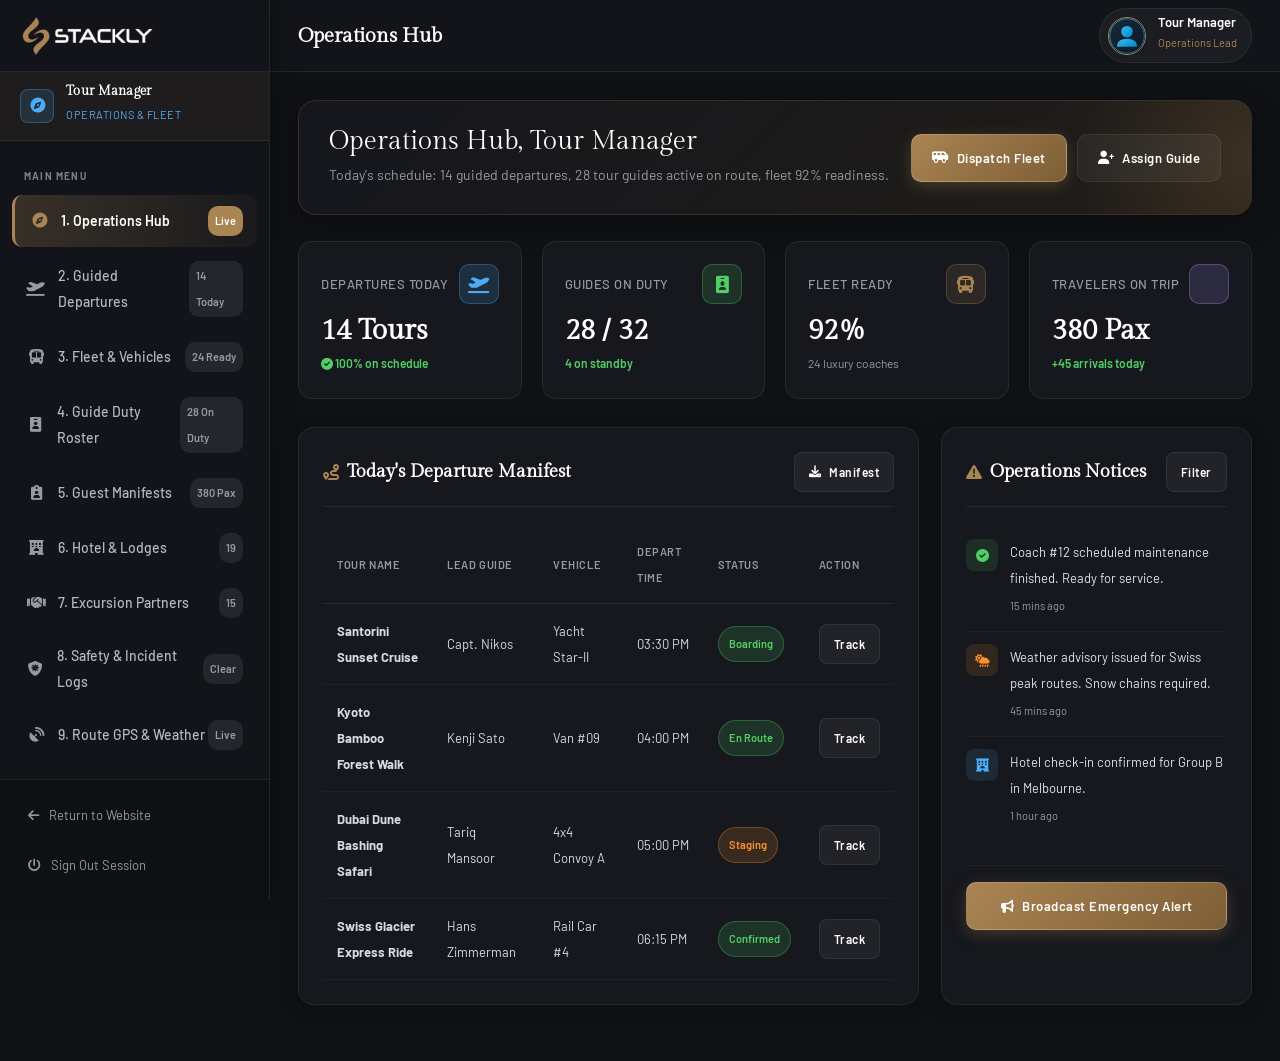
<file: dashboard-manager.html>
<!DOCTYPE html>
<html lang="en">
<head>
    <meta charset="UTF-8">
    <meta http-equiv="X-UA-Compatible" content="IE=edge">
    <meta name="viewport" content="width=device-width, initial-scale=1">
    <meta name="author" content="Gramentheme">
    <title>Tour Manager Dashboard | Restin Luxury Tours</title>
    
    <!-- Favicon -->
    <link rel="shortcut icon" href="assets/img/favicon.svg">
    <!-- Bootstrap CSS -->
    <link rel="stylesheet" href="assets/css/bootstrap.min.css">
    <!-- FontAwesome CSS -->
    <link rel="stylesheet" href="assets/css/all.min.css">
    <!-- Main Template CSS -->
    <link rel="stylesheet" href="assets/css/main.css">
    <!-- Dashboard CSS -->
    <link rel="stylesheet" href="assets/css/dashboard.css">
</head>
<body class="dashboard-body">

    <!-- Mobile Drawer Overlay -->
    <div class="dashboard-mobile-overlay"></div>

    <div class="dashboard-wrapper">
        
        <!-- ==============================================================
             SIDEBAR (EXACTLY 10 NAVIGATION ITEMS)
             ============================================================== -->
        <aside class="dashboard-sidebar">
            
            <!-- Sidebar Header & Logo -->
            <div class="sidebar-header">
                <a href="#overview" class="sidebar-logo" title="Dashboard Overview">
                    <img src="assets/img/logo/stackly-white.webp" alt="Restin Tours Logo">
                </a>
                <button type="button" class="sidebar-close-btn" aria-label="Close sidebar">
                    <i class="fa-solid fa-xmark"></i>
                </button>
            </div>

            <!-- Role Indicator Badge -->
            <div class="sidebar-role-indicator">
                <div class="role-badge-icon" style="color: #4dabf7; background: rgba(77, 171, 247, 0.15); border-color: rgba(77, 171, 247, 0.3);">
                    <i class="fa-solid fa-compass"></i>
                </div>
                <div class="role-badge-info">
                    <h6 class="user-name-display">Tour Manager</h6>
                    <span style="color: #4dabf7;">Operations & Fleet</span>
                </div>
            </div>

            <!-- 10 Navigation Items -->
            <div class="sidebar-nav-container">
                <div class="sidebar-nav-label">Main Menu</div>
                <ul class="sidebar-menu">
                    <!-- Item 1: Overview -->
                    <li class="sidebar-menu-item active">
                        <a href="#overview" class="sidebar-menu-link">
                            <i class="item-icon fa-solid fa-compass"></i>
                            <span>1. Operations Hub</span>
                            <span class="item-count">Live</span>
                        </a>
                    </li>

                    <!-- Item 2: Departures -->
                    <li class="sidebar-menu-item">
                        <a href="#departures" class="sidebar-menu-link">
                            <i class="item-icon fa-solid fa-plane-departure"></i>
                            <span>2. Guided Departures</span>
                            <span class="item-count">14 Today</span>
                        </a>
                    </li>

                    <!-- Item 3: Fleet & Coaches -->
                    <li class="sidebar-menu-item">
                        <a href="#fleet" class="sidebar-menu-link">
                            <i class="item-icon fa-solid fa-bus"></i>
                            <span>3. Fleet & Vehicles</span>
                            <span class="item-count">24 Ready</span>
                        </a>
                    </li>

                    <!-- Item 4: Guide Duty Roster -->
                    <li class="sidebar-menu-item">
                        <a href="#guide-shifts" class="sidebar-menu-link">
                            <i class="item-icon fa-solid fa-id-badge"></i>
                            <span>4. Guide Duty Roster</span>
                            <span class="item-count">28 On Duty</span>
                        </a>
                    </li>

                    <!-- Item 5: Passenger Manifests -->
                    <li class="sidebar-menu-item">
                        <a href="#manifest" class="sidebar-menu-link">
                            <i class="item-icon fa-solid fa-clipboard-user"></i>
                            <span>5. Guest Manifests</span>
                            <span class="item-count">380 Pax</span>
                        </a>
                    </li>

                    <!-- Item 6: Hotel & Lodge Vouchers -->
                    <li class="sidebar-menu-item">
                        <a href="#hotels" class="sidebar-menu-link">
                            <i class="item-icon fa-solid fa-hotel"></i>
                            <span>6. Hotel & Lodges</span>
                            <span class="item-count">19</span>
                        </a>
                    </li>

                    <!-- Item 7: Excursion Partners -->
                    <li class="sidebar-menu-item">
                        <a href="#vendors" class="sidebar-menu-link">
                            <i class="item-icon fa-solid fa-handshake"></i>
                            <span>7. Excursion Partners</span>
                            <span class="item-count">15</span>
                        </a>
                    </li>

                    <!-- Item 8: Safety & Incident Logs -->
                    <li class="sidebar-menu-item">
                        <a href="#incidents" class="sidebar-menu-link">
                            <i class="item-icon fa-solid fa-shield-virus"></i>
                            <span>8. Safety & Incident Logs</span>
                            <span class="item-count">Clear</span>
                        </a>
                    </li>

                    <!-- Item 9: Route GPS & Weather -->
                    <li class="sidebar-menu-item">
                        <a href="#tracking" class="sidebar-menu-link">
                            <i class="item-icon fa-solid fa-satellite-dish"></i>
                            <span>9. Route GPS & Weather</span>
                            <span class="item-count">Live</span>
                        </a>
                    </li>

                    <!-- Item 10: Shift Handover -->
                    <li class="sidebar-menu-item">
                        <a href="#handover" class="sidebar-menu-link">
                            <i class="item-icon fa-solid fa-file-signature"></i>
                            <span>10. Shift Handover</span>
                        </a>
                    </li>
                </ul>
            </div>

            <!-- Sidebar Footer -->
            <div class="sidebar-footer">
                <div class="sidebar-footer-links">
                    <a href="index.html" class="sidebar-footer-link home-link">
                        <i class="fa-solid fa-arrow-left"></i>
                        <span>Return to Website</span>
                    </a>
                    <a href="#" onclick="RestinAuth.logout(event)" class="sidebar-footer-link logout-link">
                        <i class="fa-solid fa-power-off"></i>
                        <span>Sign Out Session</span>
                    </a>
                </div>
            </div>

        </aside>

        <!-- ==============================================================
             MAIN CONTENT
             ============================================================== -->
        <main class="dashboard-main">
            
            <!-- Topbar -->
            <header class="dashboard-topbar">
                <div class="topbar-left">
                    <button type="button" class="mobile-hamburger-btn" aria-label="Toggle navigation">
                        <i class="fa-solid fa-bars"></i>
                    </button>
                    <h1 class="dashboard-page-title">Operations & Fleet Portal</h1>
                </div>

                <div class="topbar-right">
                    <!-- User Badge -->
                    <div class="topbar-user-badge">
                        <img src="assets/img/avatar-manager.svg" alt="User avatar" class="topbar-user-avatar" onerror="this.src='assets/img/avatar-manager.svg'">
                        <div class="topbar-user-info">
                            <span class="topbar-user-name">Tour Manager</span>
                            <span class="topbar-user-role">Operations Lead</span>
                        </div>
                    </div>
                </div>
            </header>

            <!-- Dashboard Content -->
            <div class="dashboard-content-area">
                
                <!-- ==========================================
                     VIEW 1: OPERATIONS HUB (OVERVIEW)
                     ========================================== -->
                <div id="view-overview" class="dashboard-view active">
                    <!-- Welcome Banner -->
                    <div class="dashboard-welcome-banner">
                        <div class="welcome-info">
                            <h2>Operations Hub, <span class="user-name-display">Tour Manager</span></h2>
                            <p>Today's schedule: 14 guided departures, 28 tour guides active on route, fleet 92% readiness.</p>
                        </div>
                        <div class="welcome-actions">
                            <!-- Action buttons redirect to 404.html -->
                            <button type="button" class="dash-btn dash-btn-gold">
                                <i class="fa-solid fa-van-shuttle"></i> Dispatch Fleet
                            </button>
                            <button type="button" class="dash-btn dash-btn-outline">
                                <i class="fa-solid fa-user-plus"></i> Assign Guide
                            </button>
                        </div>
                    </div>

                    <!-- 4 KPI Metrics -->
                    <div class="stats-grid">
                        <div class="stat-card">
                            <div class="stat-header">
                                <span class="stat-title">Departures Today</span>
                                <div class="stat-icon blue"><i class="fa-solid fa-plane-departure"></i></div>
                            </div>
                            <div class="stat-value">14 Tours</div>
                            <div class="stat-footer">
                                <span class="stat-change positive"><i class="fa-solid fa-circle-check"></i> 100% on schedule</span>
                            </div>
                        </div>

                        <div class="stat-card">
                            <div class="stat-header">
                                <span class="stat-title">Guides On Duty</span>
                                <div class="stat-icon green"><i class="fa-solid fa-id-badge"></i></div>
                            </div>
                            <div class="stat-value">28 / 32</div>
                            <div class="stat-footer">
                                <span class="stat-change positive">4 on standby</span>
                            </div>
                        </div>

                        <div class="stat-card">
                            <div class="stat-header">
                                <span class="stat-title">Fleet Ready</span>
                                <div class="stat-icon gold"><i class="fa-solid fa-bus"></i></div>
                            </div>
                            <div class="stat-value">92%</div>
                            <div class="stat-footer">
                                <span class="stat-change neutral">24 luxury coaches</span>
                            </div>
                        </div>

                        <div class="stat-card">
                            <div class="stat-header">
                                <span class="stat-title">Travelers On Trip</span>
                                <div class="stat-icon purple"><i class="fa-solid fa-people-group"></i></div>
                            </div>
                            <div class="stat-value">380 Pax</div>
                            <div class="stat-footer">
                                <span class="stat-change positive">+45 arrivals today</span>
                            </div>
                        </div>
                    </div>

                    <!-- 2-Column Widgets Grid -->
                    <div class="dashboard-grid-2col">
                        <!-- Widget 1: Today's Tour Departures Manifest -->
                        <div class="dashboard-card">
                            <div class="card-header-bar">
                                <h3 class="card-header-title">
                                    <i class="fa-solid fa-route"></i> Today's Departure Manifest
                                </h3>
                                <button type="button" class="dash-btn dash-btn-outline dash-btn-sm">
                                    <i class="fa-solid fa-download"></i> Manifest
                                </button>
                            </div>

                            <div class="dash-table-responsive">
                                <table class="dash-table">
                                    <thead>
                                        <tr>
                                            <th>Tour Name</th>
                                            <th>Lead Guide</th>
                                            <th>Vehicle</th>
                                            <th>Depart Time</th>
                                            <th>Status</th>
                                            <th>Action</th>
                                        </tr>
                                    </thead>
                                    <tbody>
                                        <tr>
                                            <td><strong>Santorini Sunset Cruise</strong></td>
                                            <td>Capt. Nikos</td>
                                            <td>Yacht Star-II</td>
                                            <td>03:30 PM</td>
                                            <td><span class="status-badge status-confirmed">Boarding</span></td>
                                            <td><button type="button" class="dash-btn dash-btn-outline dash-btn-sm">Track</button></td>
                                        </tr>
                                        <tr>
                                            <td><strong>Kyoto Bamboo Forest Walk</strong></td>
                                            <td>Kenji Sato</td>
                                            <td>Van #09</td>
                                            <td>04:00 PM</td>
                                            <td><span class="status-badge status-active">En Route</span></td>
                                            <td><button type="button" class="dash-btn dash-btn-outline dash-btn-sm">Track</button></td>
                                        </tr>
                                        <tr>
                                            <td><strong>Dubai Dune Bashing Safari</strong></td>
                                            <td>Tariq Mansoor</td>
                                            <td>4x4 Convoy A</td>
                                            <td>05:00 PM</td>
                                            <td><span class="status-badge status-pending">Staging</span></td>
                                            <td><button type="button" class="dash-btn dash-btn-outline dash-btn-sm">Track</button></td>
                                        </tr>
                                        <tr>
                                            <td><strong>Swiss Glacier Express Ride</strong></td>
                                            <td>Hans Zimmerman</td>
                                            <td>Rail Car #4</td>
                                            <td>06:15 PM</td>
                                            <td><span class="status-badge status-confirmed">Confirmed</span></td>
                                            <td><button type="button" class="dash-btn dash-btn-outline dash-btn-sm">Track</button></td>
                                        </tr>
                                    </tbody>
                                </table>
                            </div>
                        </div>

                        <!-- Widget 2: Operations Alerts & Fleet Status -->
                        <div class="dashboard-card">
                            <div class="card-header-bar">
                                <h3 class="card-header-title">
                                    <i class="fa-solid fa-triangle-exclamation"></i> Operations Notices
                                </h3>
                                <button type="button" class="dash-btn dash-btn-outline dash-btn-sm">Filter</button>
                            </div>

                            <ul class="activity-list">
                                <li class="activity-item">
                                    <div class="activity-icon" style="color:#51cf66; background: rgba(81,207,102,0.12);"><i class="fa-solid fa-circle-check"></i></div>
                                    <div class="activity-details">
                                        <div class="activity-text">Coach #12 scheduled maintenance finished. Ready for service.</div>
                                        <div class="activity-time">15 mins ago</div>
                                    </div>
                                </li>
                                <li class="activity-item">
                                    <div class="activity-icon" style="color:#ff922b; background: rgba(255,146,43,0.12);"><i class="fa-solid fa-cloud-sun-rain"></i></div>
                                    <div class="activity-details">
                                        <div class="activity-text">Weather advisory issued for Swiss peak routes. Snow chains required.</div>
                                        <div class="activity-time">45 mins ago</div>
                                    </div>
                                </li>
                                <li class="activity-item">
                                    <div class="activity-icon" style="color:#4dabf7; background: rgba(77,171,247,0.12);"><i class="fa-solid fa-hotel"></i></div>
                                    <div class="activity-details">
                                        <div class="activity-text">Hotel check-in confirmed for Group B in Melbourne.</div>
                                        <div class="activity-time">1 hour ago</div>
                                    </div>
                                </li>
                            </ul>

                            <div class="mt-4 pt-3 border-top border-secondary border-opacity-10">
                                <button type="button" class="dash-btn dash-btn-gold w-100 justify-content-center">
                                    <i class="fa-solid fa-bullhorn"></i> Broadcast Emergency Alert
                                </button>
                            </div>
                        </div>
                    </div>
                </div>

                <!-- ==========================================
                     VIEW 2: GUIDED DEPARTURES
                     ========================================== -->
                <div id="view-departures" class="dashboard-view">
                    <div class="view-header">
                        <div>
                            <h2 class="view-header-title"><i class="fa-solid fa-plane-departure"></i> Guided Tour Departures Board</h2>
                            <p class="view-header-desc">Live schedule and dispatch monitoring for all 14 departures scheduled today.</p>
                        </div>
                        <button type="button" class="dash-btn dash-btn-gold">
                            <i class="fa-solid fa-plus"></i> Schedule Departure
                        </button>
                    </div>

                    <div class="dashboard-card">
                        <div class="dash-table-responsive">
                            <table class="dash-table">
                                <thead>
                                    <tr>
                                        <th>Flight / Coach</th>
                                        <th>Tour Circuit</th>
                                        <th>Terminal / Hub</th>
                                        <th>Departure Time</th>
                                        <th>Lead Guide</th>
                                        <th>Pax Status</th>
                                        <th>Dispatch</th>
                                    </tr>
                                </thead>
                                <tbody>
                                    <tr>
                                        <td><span class="dash-badge-pill dash-badge-blue">BUS-ALPS-01</span></td>
                                        <td>Swiss Alps Luxury Safari</td>
                                        <td>Zurich Central Gate A</td>
                                        <td>08:30 AM</td>
                                        <td>David Sterling</td>
                                        <td>24 / 24 Checked In</td>
                                        <td><span class="status-badge status-confirmed">En Route</span></td>
                                    </tr>
                                    <tr>
                                        <td><span class="dash-badge-pill dash-badge-purple">TRAIN-KYO-04</span></td>
                                        <td>Kyoto Heritage Explorer</td>
                                        <td>Kyoto Shinkansen Platform 3</td>
                                        <td>09:15 AM</td>
                                        <td>Aiko Tanaka</td>
                                        <td>18 / 18 Checked In</td>
                                        <td><span class="status-badge status-confirmed">Boarding</span></td>
                                    </tr>
                                    <tr>
                                        <td><span class="dash-badge-pill dash-badge-gold">BOAT-AMA-02</span></td>
                                        <td>Amalfi Coast Yacht Tour</td>
                                        <td>Positano Pier B</td>
                                        <td>10:00 AM</td>
                                        <td>Matteo Bianchi</td>
                                        <td>12 / 12 Checked In</td>
                                        <td><span class="status-badge status-pending">Pre-Check</span></td>
                                    </tr>
                                    <tr>
                                        <td><span class="dash-badge-pill dash-badge-gold">VIP-DXB-09</span></td>
                                        <td>Dubai Desert Safari</td>
                                        <td>Dubai Marina VIP Hub</td>
                                        <td>14:00 PM</td>
                                        <td>Fatima Al-Zahra</td>
                                        <td>16 / 16 Scheduled</td>
                                        <td><span class="status-badge status-pending">Standby</span></td>
                                    </tr>
                                </tbody>
                            </table>
                        </div>
                    </div>
                </div>

                <!-- ==========================================
                     VIEW 3: FLEET & VEHICLES
                     ========================================== -->
                <div id="view-fleet" class="dashboard-view">
                    <div class="view-header">
                        <div>
                            <h2 class="view-header-title"><i class="fa-solid fa-bus"></i> Luxury Fleet & Vehicle Readiness</h2>
                            <p class="view-header-desc">24 luxury Mercedes coaches, VIP sprinter vans, and private catamaran vessels.</p>
                        </div>
                        <button type="button" class="dash-btn dash-btn-gold">
                            <i class="fa-solid fa-wrench"></i> Schedule Inspection
                        </button>
                    </div>

                    <div class="grid-3col">
                        <div class="dash-card-item">
                            <div class="d-flex justify-content-between align-items-center mb-2">
                                <span class="dash-badge-pill dash-badge-green">Coach #01 • Mercedes Travego</span>
                                <span class="status-badge status-confirmed">Ready 98%</span>
                            </div>
                            <h4 class="text-white mb-2" style="font-size: 16px;">Alpine Cruiser Deluxe</h4>
                            <div style="font-size: 13px; color: var(--dash-muted); margin-bottom: 12px;">
                                <div><strong>Driver:</strong> Thomas Mueller (Certified Alps)</div>
                                <div><strong>Fuel:</strong> 95% • <strong>Capacity:</strong> 32 VIP Seats</div>
                                <div><strong>GPS:</strong> Lat 46.5197, Long 6.6323 (Lausanne)</div>
                            </div>
                            <div class="d-flex justify-content-between pt-2 border-top border-secondary border-opacity-10">
                                <span style="font-size: 12px; color: #4ade80;"><i class="fa-solid fa-circle-check"></i> Inspection Valid</span>
                                <button type="button" class="dash-btn dash-btn-outline dash-btn-sm">Telematics</button>
                            </div>
                        </div>

                        <div class="dash-card-item">
                            <div class="d-flex justify-content-between align-items-center mb-2">
                                <span class="dash-badge-pill dash-badge-blue">Van #04 • Sprinter VIP</span>
                                <span class="status-badge status-confirmed">Ready 100%</span>
                            </div>
                            <h4 class="text-white mb-2" style="font-size: 16px;">Kyoto Private Shuttle</h4>
                            <div style="font-size: 13px; color: var(--dash-muted); margin-bottom: 12px;">
                                <div><strong>Driver:</strong> Kenji Sato (English Fluent)</div>
                                <div><strong>Fuel:</strong> 100% • <strong>Capacity:</strong> 14 VIP Seats</div>
                                <div><strong>GPS:</strong> Gion District, Kyoto</div>
                            </div>
                            <div class="d-flex justify-content-between pt-2 border-top border-secondary border-opacity-10">
                                <span style="font-size: 12px; color: #4ade80;"><i class="fa-solid fa-circle-check"></i> Cleaned & Stocked</span>
                                <button type="button" class="dash-btn dash-btn-outline dash-btn-sm">Telematics</button>
                            </div>
                        </div>

                        <div class="dash-card-item">
                            <div class="d-flex justify-content-between align-items-center mb-2">
                                <span class="dash-badge-pill dash-badge-gold">Catamaran #02 • 52ft Lagoon</span>
                                <span class="status-badge status-confirmed">Ready 94%</span>
                            </div>
                            <h4 class="text-white mb-2" style="font-size: 16px;">Amalfi Siren Luxury Yacht</h4>
                            <div style="font-size: 13px; color: var(--dash-muted); margin-bottom: 12px;">
                                <div><strong>Captain:</strong> Matteo Bianchi</div>
                                <div><strong>Fuel:</strong> 88% • <strong>Capacity:</strong> 16 Guests</div>
                                <div><strong>Marina:</strong> Marina Grande, Capri</div>
                            </div>
                            <div class="d-flex justify-content-between pt-2 border-top border-secondary border-opacity-10">
                                <span style="font-size: 12px; color: #dfaa67;"><i class="fa-solid fa-anchor"></i> Moored at Pier</span>
                                <button type="button" class="dash-btn dash-btn-outline dash-btn-sm">Telematics</button>
                            </div>
                        </div>
                    </div>
                </div>

                <!-- ==========================================
                     VIEW 4: GUIDE DUTY ROSTER
                     ========================================== -->
                <div id="view-guide-shifts" class="dashboard-view">
                    <div class="view-header">
                        <div>
                            <h2 class="view-header-title"><i class="fa-solid fa-id-badge"></i> Tour Guide Duty Roster</h2>
                            <p class="view-header-desc">Real-time shift management for 28 active guides on excursion routes worldwide.</p>
                        </div>
                        <button type="button" class="dash-btn dash-btn-gold">
                            <i class="fa-solid fa-calendar-plus"></i> Swap Shift
                        </button>
                    </div>

                    <div class="dashboard-card">
                        <div class="dash-table-responsive">
                            <table class="dash-table">
                                <thead>
                                    <tr>
                                        <th>Guide Name</th>
                                        <th>Assigned Circuit</th>
                                        <th>Shift Timing</th>
                                        <th>Check-In Status</th>
                                        <th>Radio / Comms</th>
                                        <th>Duty Status</th>
                                    </tr>
                                </thead>
                                <tbody>
                                    <tr>
                                        <td><strong>David Sterling</strong></td>
                                        <td>Swiss Alps Glacier Expedition</td>
                                        <td>07:30 AM - 18:00 PM</td>
                                        <td><span class="status-badge status-confirmed">Checked In (07:15)</span></td>
                                        <td>Channel 4 (Sat-Phone Active)</td>
                                        <td><span class="dash-badge-pill dash-badge-green">On Tour</span></td>
                                    </tr>
                                    <tr>
                                        <td><strong>Aiko Tanaka</strong></td>
                                        <td>Kyoto Traditional Circuit</td>
                                        <td>08:30 AM - 17:30 PM</td>
                                        <td><span class="status-badge status-confirmed">Checked In (08:10)</span></td>
                                        <td>Mobile +81 90-4921-xxxx</td>
                                        <td><span class="dash-badge-pill dash-badge-green">On Tour</span></td>
                                    </tr>
                                    <tr>
                                        <td><strong>Fatima Al-Zahra</strong></td>
                                        <td>Dubai Desert Sunset Safari</td>
                                        <td>13:00 PM - 22:00 PM</td>
                                        <td><span class="status-badge status-pending">Standby Pool</span></td>
                                        <td>Mobile +971 50-842-xxxx</td>
                                        <td><span class="dash-badge-pill dash-badge-gold">On Standby</span></td>
                                    </tr>
                                </tbody>
                            </table>
                        </div>
                    </div>
                </div>

                <!-- ==========================================
                     VIEW 5: PASSENGER MANIFESTS
                     ========================================== -->
                <div id="view-manifest" class="dashboard-view">
                    <div class="view-header">
                        <div>
                            <h2 class="view-header-title"><i class="fa-solid fa-clipboard-user"></i> Guest Manifests & Special Requests</h2>
                            <p class="view-header-desc">380 active tour guests, emergency medical contacts, and dietary requirements.</p>
                        </div>
                        <button type="button" class="dash-btn dash-btn-gold">
                            <i class="fa-solid fa-print"></i> Print Daily Manifest
                        </button>
                    </div>

                    <div class="dashboard-card">
                        <div class="dash-filter-bar mb-3">
                            <div class="dash-search-box">
                                <i class="fa-solid fa-magnifying-glass"></i>
                                <input type="text" placeholder="Search passenger by name, passport...">
                            </div>
                            <button type="button" class="dash-btn dash-btn-outline dash-btn-sm">Filter: Dietary Alerts</button>
                        </div>

                        <div class="dash-table-responsive">
                            <table class="dash-table">
                                <thead>
                                    <tr>
                                        <th>Guest Name</th>
                                        <th>Tour Circuit</th>
                                        <th>Seat / Room</th>
                                        <th>Dietary & Preferences</th>
                                        <th>Emergency Contact</th>
                                        <th>Passport Status</th>
                                    </tr>
                                </thead>
                                <tbody>
                                    <tr>
                                        <td><strong>Alexandre Dumas</strong></td>
                                        <td>Swiss Alps Tour</td>
                                        <td>Seat 12A • Room 304</td>
                                        <td><span class="dash-badge-pill dash-badge-purple">Gluten-Free Chef Menu</span></td>
                                        <td>+33 6 49 20 xx (Wife)</td>
                                        <td><span class="status-badge status-confirmed">Verified FR</span></td>
                                    </tr>
                                    <tr>
                                        <td><strong>Priya Sundaram</strong></td>
                                        <td>Maldives Coral Retreat</td>
                                        <td>Water Villa 108</td>
                                        <td><span class="dash-badge-pill dash-badge-green">Strict Vegetarian / Jain</span></td>
                                        <td>+91 98402 xxxxx (Brother)</td>
                                        <td><span class="status-badge status-confirmed">Verified IN</span></td>
                                    </tr>
                                    <tr>
                                        <td><strong>Elena Rostova</strong></td>
                                        <td>Amalfi Coast Yacht Tour</td>
                                        <td>VIP Suite 02</td>
                                        <td><span class="dash-badge-pill dash-badge-gold">Nut Allergy Alert</span></td>
                                        <td>+39 02 849 xxxx (Office)</td>
                                        <td><span class="status-badge status-confirmed">Verified IT</span></td>
                                    </tr>
                                </tbody>
                            </table>
                        </div>
                    </div>
                </div>

                <!-- ==========================================
                     VIEW 6: HOTEL & LODGES
                     ========================================== -->
                <div id="view-hotels" class="dashboard-view">
                    <div class="view-header">
                        <div>
                            <h2 class="view-header-title"><i class="fa-solid fa-hotel"></i> Hotel & Luxury Lodge Vouchers</h2>
                            <p class="view-header-desc">19 premium partner properties, check-in confirmations, and group rooming lists.</p>
                        </div>
                        <button type="button" class="dash-btn dash-btn-gold">
                            <i class="fa-solid fa-paper-plane"></i> Transmit Rooming Lists
                        </button>
                    </div>

                    <div class="grid-3col">
                        <div class="dash-card-item">
                            <div class="d-flex justify-content-between align-items-center mb-2">
                                <span class="dash-badge-pill dash-badge-gold">Zermatt, Switzerland</span>
                                <span class="status-badge status-confirmed">12 Rooms Confirmed</span>
                            </div>
                            <h4 class="text-white mb-2" style="font-size: 16px;">The Omnia Mountain Lodge</h4>
                            <p style="font-size: 13px; color: var(--dash-muted); margin-bottom: 12px;">Concierge: Marcus Keller • Check-in: Today, 14:00. Luggage transfers booked.</p>
                            <div class="d-flex justify-content-between pt-2 border-top border-secondary border-opacity-10">
                                <span style="font-size: 12px; color: #4ade80;">Voucher #HTL-9402</span>
                                <button type="button" class="dash-btn dash-btn-outline dash-btn-sm">Rooming List</button>
                            </div>
                        </div>

                        <div class="dash-card-item">
                            <div class="d-flex justify-content-between align-items-center mb-2">
                                <span class="dash-badge-pill dash-badge-blue">North Malé Atoll</span>
                                <span class="status-badge status-confirmed">6 Villas Confirmed</span>
                            </div>
                            <h4 class="text-white mb-2" style="font-size: 16px;">Gili Lankanfushi Lagoon</h4>
                            <p style="font-size: 13px; color: var(--dash-muted); margin-bottom: 12px;">Concierge: Hassan Rasheed • Private butler assigned for all 6 villas.</p>
                            <div class="d-flex justify-content-between pt-2 border-top border-secondary border-opacity-10">
                                <span style="font-size: 12px; color: #4ade80;">Voucher #HTL-8820</span>
                                <button type="button" class="dash-btn dash-btn-outline dash-btn-sm">Rooming List</button>
                            </div>
                        </div>

                        <div class="dash-card-item">
                            <div class="d-flex justify-content-between align-items-center mb-2">
                                <span class="dash-badge-pill dash-badge-purple">Kyoto, Japan</span>
                                <span class="status-badge status-confirmed">8 Ryokan Suites</span>
                            </div>
                            <h4 class="text-white mb-2" style="font-size: 16px;">Hoshinoya Kyoto Luxury</h4>
                            <p style="font-size: 13px; color: var(--dash-muted); margin-bottom: 12px;">Boat check-in via Oi River. Kaiseki dinner scheduled for 19:30 PM.</p>
                            <div class="d-flex justify-content-between pt-2 border-top border-secondary border-opacity-10">
                                <span style="font-size: 12px; color: #4ade80;">Voucher #HTL-7719</span>
                                <button type="button" class="dash-btn dash-btn-outline dash-btn-sm">Rooming List</button>
                            </div>
                        </div>
                    </div>
                </div>

                <!-- ==========================================
                     VIEW 7: EXCURSION PARTNERS
                     ========================================== -->
                <div id="view-vendors" class="dashboard-view">
                    <div class="view-header">
                        <div>
                            <h2 class="view-header-title"><i class="fa-solid fa-handshake"></i> Local Excursion & Vendor Partners</h2>
                            <p class="view-header-desc">15 authorized helicopter operators, boat charters, and cultural experiences.</p>
                        </div>
                        <button type="button" class="dash-btn dash-btn-gold">
                            <i class="fa-solid fa-file-contract"></i> Add Vendor Contract
                        </button>
                    </div>

                    <div class="grid-3col">
                        <div class="dash-card-item">
                            <h4 class="text-white mb-2" style="font-size: 16px;">Air Zermatt Alpine Helicopters</h4>
                            <div style="font-size: 13px; color: var(--dash-muted); margin-bottom: 12px;">
                                <div><strong>Service:</strong> Matterhorn Glacier Scenic Flights</div>
                                <div><strong>Safety Audit:</strong> Class A (Sept 2026)</div>
                            </div>
                            <div class="d-flex justify-content-between align-items-center pt-2 border-top border-secondary border-opacity-10">
                                <span class="status-badge status-confirmed">Active Contract</span>
                                <button type="button" class="dash-btn dash-btn-outline dash-btn-sm">View Terms</button>
                            </div>
                        </div>

                        <div class="dash-card-item">
                            <h4 class="text-white mb-2" style="font-size: 16px;">Capri Sea Charters</h4>
                            <div style="font-size: 13px; color: var(--dash-muted); margin-bottom: 12px;">
                                <div><strong>Service:</strong> Blue Grotto & Faraglioni Private Yachting</div>
                                <div><strong>Safety Audit:</strong> RINA Verified</div>
                            </div>
                            <div class="d-flex justify-content-between align-items-center pt-2 border-top border-secondary border-opacity-10">
                                <span class="status-badge status-confirmed">Active Contract</span>
                                <button type="button" class="dash-btn dash-btn-outline dash-btn-sm">View Terms</button>
                            </div>
                        </div>

                        <div class="dash-card-item">
                            <h4 class="text-white mb-2" style="font-size: 16px;">Dubai Royal Desert Camps</h4>
                            <div style="font-size: 13px; color: var(--dash-muted); margin-bottom: 12px;">
                                <div><strong>Service:</strong> Private Dune Dinners & Falconry</div>
                                <div><strong>Safety Audit:</strong> DTCM Approved</div>
                            </div>
                            <div class="d-flex justify-content-between align-items-center pt-2 border-top border-secondary border-opacity-10">
                                <span class="status-badge status-confirmed">Active Contract</span>
                                <button type="button" class="dash-btn dash-btn-outline dash-btn-sm">View Terms</button>
                            </div>
                        </div>
                    </div>
                </div>

                <!-- ==========================================
                     VIEW 8: SAFETY & INCIDENTS
                     ========================================== -->
                <div id="view-incidents" class="dashboard-view">
                    <div class="view-header">
                        <div>
                            <h2 class="view-header-title"><i class="fa-solid fa-shield-virus"></i> Safety & Incident Log</h2>
                            <p class="view-header-desc">Global safety monitoring, emergency protocols, and daily safety audit.</p>
                        </div>
                        <button type="button" class="dash-btn dash-btn-gold">
                            <i class="fa-solid fa-triangle-exclamation"></i> Log Incident
                        </button>
                    </div>

                    <div class="dashboard-card">
                        <div class="d-flex align-items-center gap-3 p-3 mb-3" style="background: rgba(34, 197, 94, 0.1); border: 1px solid rgba(34, 197, 94, 0.3); border-radius: 8px;">
                            <i class="fa-solid fa-circle-check text-success" style="font-size: 24px;"></i>
                            <div>
                                <h4 class="text-white m-0" style="font-size: 15px;">All Global Circuits Operating Under Normal Safety Advisory</h4>
                                <span style="font-size: 12px; color: #4ade80;">Zero critical incidents reported in the last 180 days. All emergency satellite devices operational.</span>
                            </div>
                        </div>

                        <div class="dash-table-responsive">
                            <table class="dash-table">
                                <thead>
                                    <tr>
                                        <th>Date & Time</th>
                                        <th>Circuit</th>
                                        <th>Reported By</th>
                                        <th>Category</th>
                                        <th>Summary</th>
                                        <th>Status</th>
                                    </tr>
                                </thead>
                                <tbody>
                                    <tr>
                                        <td>Oct 27, 14:20</td>
                                        <td>Swiss Alps</td>
                                        <td>David Sterling</td>
                                        <td>Weather Delay</td>
                                        <td>Gornergrat train delayed by 15 mins due to high winds. Group re-routed safely to Matterhorn Museum.</td>
                                        <td><span class="status-badge status-confirmed">Resolved</span></td>
                                    </tr>
                                    <tr>
                                        <td>Oct 24, 11:00</td>
                                        <td>Kyoto</td>
                                        <td>Aiko Tanaka</td>
                                        <td>Minor First-Aid</td>
                                        <td>Guest twisted ankle on shrine stairs. Applied cold pack, full recovery confirmed.</td>
                                        <td><span class="status-badge status-confirmed">Resolved</span></td>
                                    </tr>
                                </tbody>
                            </table>
                        </div>
                    </div>
                </div>

                <!-- ==========================================
                     VIEW 9: ROUTE GPS & WEATHER
                     ========================================== -->
                <div id="view-tracking" class="dashboard-view">
                    <div class="view-header">
                        <div>
                            <h2 class="view-header-title"><i class="fa-solid fa-satellite-dish"></i> Route GPS Telemetry & Weather Forecast</h2>
                            <p class="view-header-desc">Satellite coordinates, high-altitude alpine weather feeds, and marine radar.</p>
                        </div>
                        <button type="button" class="dash-btn dash-btn-outline">
                            <i class="fa-solid fa-arrows-rotate"></i> Refresh Satellite
                        </button>
                    </div>

                    <div class="grid-3col">
                        <div class="dash-card-item">
                            <div class="d-flex justify-content-between align-items-center mb-2">
                                <span class="dash-badge-pill dash-badge-blue">Zermatt 3,089m</span>
                                <span class="status-badge status-confirmed">Sunny 4°C</span>
                            </div>
                            <h4 class="text-white mb-2" style="font-size: 16px;">Gornergrat Ridge</h4>
                            <p style="font-size: 13px; color: var(--dash-muted);">Visibility: 25 km • Wind: 12 km/h NW • Avalanche Hazard: Level 1 (Low)</p>
                            <div class="d-flex justify-content-between pt-2 border-top border-secondary border-opacity-10">
                                <span style="font-size: 12px; color: #4ade80;">Clear Skies</span>
                                <button type="button" class="dash-btn dash-btn-outline dash-btn-sm">Live Webcam</button>
                            </div>
                        </div>

                        <div class="dash-card-item">
                            <div class="d-flex justify-content-between align-items-center mb-2">
                                <span class="dash-badge-pill dash-badge-gold">Capri Coast</span>
                                <span class="status-badge status-confirmed">Sunny 24°C</span>
                            </div>
                            <h4 class="text-white mb-2" style="font-size: 16px;">Gulf of Naples Marine</h4>
                            <p style="font-size: 13px; color: var(--dash-muted);">Wave Height: 0.4m • Water Temp: 21°C • Marine Advisory: Calm seas</p>
                            <div class="d-flex justify-content-between pt-2 border-top border-secondary border-opacity-10">
                                <span style="font-size: 12px; color: #4ade80;">Optimal Cruising</span>
                                <button type="button" class="dash-btn dash-btn-outline dash-btn-sm">Marine Radar</button>
                            </div>
                        </div>

                        <div class="dash-card-item">
                            <div class="d-flex justify-content-between align-items-center mb-2">
                                <span class="dash-badge-pill dash-badge-purple">Kyoto Valley</span>
                                <span class="status-badge status-confirmed">Clear 19°C</span>
                            </div>
                            <h4 class="text-white mb-2" style="font-size: 16px;">Arashiyama Bamboo Forest</h4>
                            <p style="font-size: 13px; color: var(--dash-muted);">Humidity: 55% • Rain Probability: 0% • Autumn foliage at peak index</p>
                            <div class="d-flex justify-content-between pt-2 border-top border-secondary border-opacity-10">
                                <span style="font-size: 12px; color: #4ade80;">Ideal Excursion</span>
                                <button type="button" class="dash-btn dash-btn-outline dash-btn-sm">Weather Map</button>
                            </div>
                        </div>
                    </div>
                </div>

                <!-- ==========================================
                     VIEW 10: SHIFT HANDOVER
                     ========================================== -->
                <div id="view-handover" class="dashboard-view">
                    <div class="view-header">
                        <div>
                            <h2 class="view-header-title"><i class="fa-solid fa-file-signature"></i> Shift Handover & Daily Manager Notes</h2>
                            <p class="view-header-desc">Formal tour manager duty log, pending operational tasks, and night handover checklist.</p>
                        </div>
                        <button type="button" class="dash-btn dash-btn-gold">
                            <i class="fa-solid fa-check-double"></i> Complete Handover Sign-off
                        </button>
                    </div>

                    <div class="dashboard-card">
                        <div class="row g-3">
                            <div class="col-md-6">
                                <label class="text-white mb-2" style="font-size: 13px;">Tour Manager on Duty</label>
                                <input type="text" class="dash-search-box w-100" value="Saravanan - Operations Lead" readonly>
                            </div>
                            <div class="col-md-6">
                                <label class="text-white mb-2" style="font-size: 13px;">Receiving Operations Lead</label>
                                <input type="text" class="dash-search-box w-100" value="Michael Roberts - Evening Shift" readonly>
                            </div>
                            <div class="col-12">
                                <label class="text-white mb-2" style="font-size: 13px;">Handover Briefing Notes</label>
                                <textarea class="dash-search-box w-100" rows="4" style="background: rgba(255,255,255,0.05); color: #fff; border-radius: 8px; padding: 10px;" readonly>
1. All 14 departures today were dispatched on time with zero delay.
2. Alexandre Dumas group checked into The Omnia Hotel without issues.
3. Coach #01 scheduled for routine tire rotation tonight at 23:00.
4. Tomorrow morning: 8 departures scheduled starting at 08:00 AM.</textarea>
                            </div>
                        </div>
                        <div class="mt-4 pt-3 border-top border-secondary border-opacity-10 d-flex justify-content-end">
                            <button type="button" class="dash-btn dash-btn-gold">
                                <i class="fa-solid fa-signature"></i> Digitally Sign Handover Log
                            </button>
                        </div>
                    </div>
                </div>

            </div>
        </main>

    </div>

    <!-- Core Scripts -->
    <script src="assets/js/jquery-3.7.1.min.js"></script>
    <script src="assets/js/auth.js"></script>
    <script src="assets/js/dashboard.js"></script>
</body>
</html>
</file>
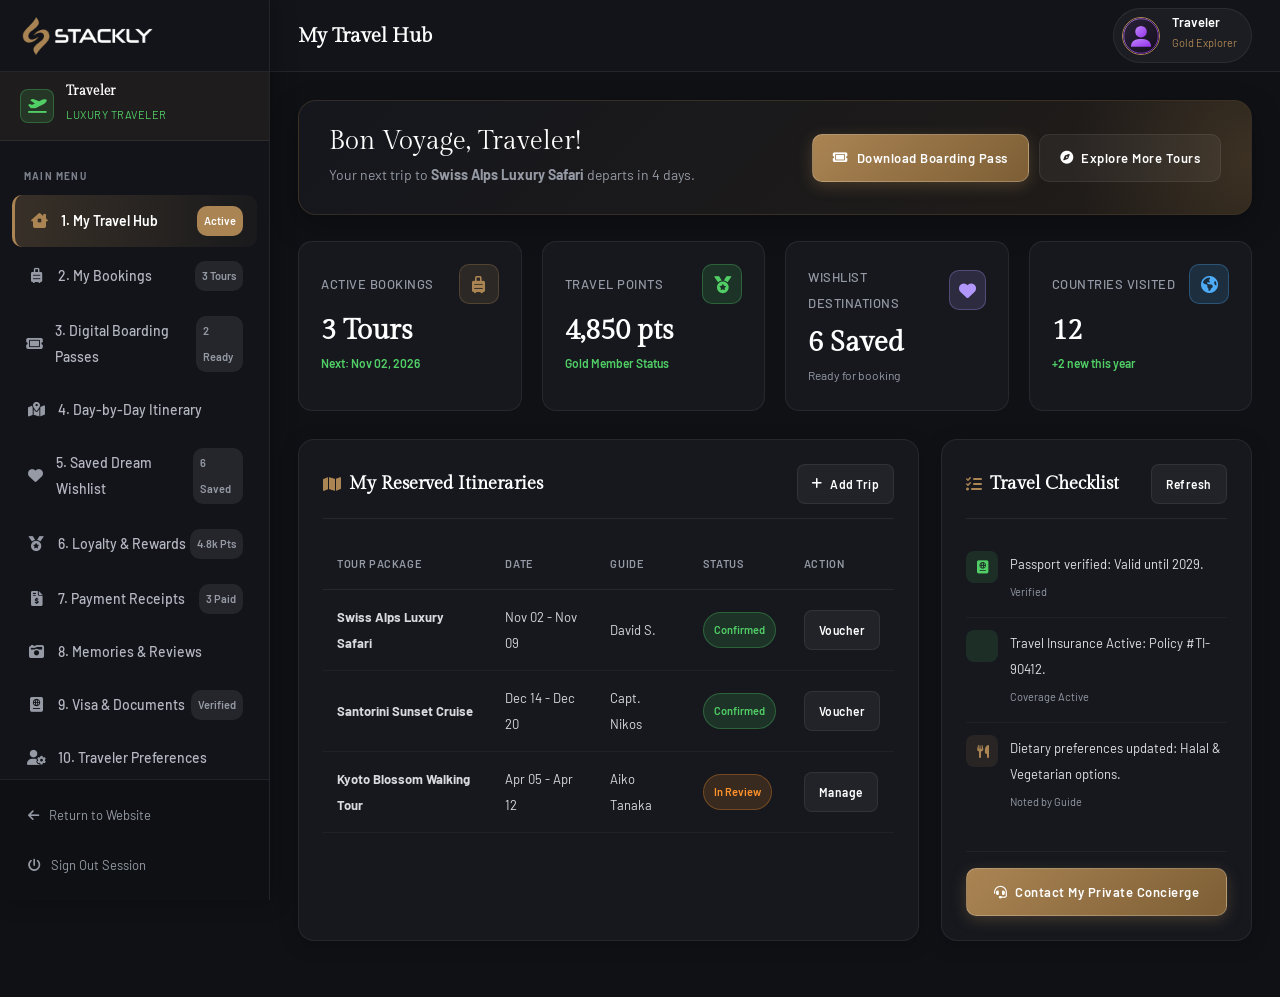
<file: dashboard-user.html>
<!DOCTYPE html>
<html lang="en">
<head>
    <meta charset="UTF-8">
    <meta http-equiv="X-UA-Compatible" content="IE=edge">
    <meta name="viewport" content="width=device-width, initial-scale=1">
    <meta name="author" content="Gramentheme">
    <title>Traveler Dashboard | Restin Luxury Tours</title>
    
    <!-- Favicon -->
    <link rel="shortcut icon" href="assets/img/favicon.svg">
    <!-- Bootstrap CSS -->
    <link rel="stylesheet" href="assets/css/bootstrap.min.css">
    <!-- FontAwesome CSS -->
    <link rel="stylesheet" href="assets/css/all.min.css">
    <!-- Main Template CSS -->
    <link rel="stylesheet" href="assets/css/main.css">
    <!-- Dashboard CSS -->
    <link rel="stylesheet" href="assets/css/dashboard.css">
</head>
<body class="dashboard-body">

    <!-- Mobile Drawer Overlay -->
    <div class="dashboard-mobile-overlay"></div>

    <div class="dashboard-wrapper">
        
        <!-- ==============================================================
             SIDEBAR (EXACTLY 10 NAVIGATION ITEMS)
             ============================================================== -->
        <aside class="dashboard-sidebar">
            
            <!-- Sidebar Header & Logo -->
            <div class="sidebar-header">
                <a href="#overview" class="sidebar-logo" title="Dashboard Overview">
                    <img src="assets/img/logo/stackly-white.webp" alt="Restin Tours Logo">
                </a>
                <button type="button" class="sidebar-close-btn" aria-label="Close sidebar">
                    <i class="fa-solid fa-xmark"></i>
                </button>
            </div>

            <!-- Role Indicator Badge -->
            <div class="sidebar-role-indicator">
                <div class="role-badge-icon" style="color: #51cf66; background: rgba(81, 207, 102, 0.15); border-color: rgba(81, 207, 102, 0.3);">
                    <i class="fa-solid fa-plane-departure"></i>
                </div>
                <div class="role-badge-info">
                    <h6 class="user-name-display">Traveler</h6>
                    <span style="color: #51cf66;">Luxury Traveler</span>
                </div>
            </div>

            <!-- 10 Navigation Items -->
            <div class="sidebar-nav-container">
                <div class="sidebar-nav-label">Main Menu</div>
                <ul class="sidebar-menu">
                    <!-- Item 1: Overview -->
                    <li class="sidebar-menu-item active">
                        <a href="#overview" class="sidebar-menu-link">
                            <i class="item-icon fa-solid fa-house-chimney-window"></i>
                            <span>1. My Travel Hub</span>
                            <span class="item-count">Active</span>
                        </a>
                    </li>

                    <!-- Item 2: My Trips & Bookings -->
                    <li class="sidebar-menu-item">
                        <a href="#my-bookings" class="sidebar-menu-link">
                            <i class="item-icon fa-solid fa-suitcase-rolling"></i>
                            <span>2. My Bookings</span>
                            <span class="item-count">3 Tours</span>
                        </a>
                    </li>

                    <!-- Item 3: Boarding Passes & Tickets -->
                    <li class="sidebar-menu-item">
                        <a href="#tickets" class="sidebar-menu-link">
                            <i class="item-icon fa-solid fa-ticket"></i>
                            <span>3. Digital Boarding Passes</span>
                            <span class="item-count">2 Ready</span>
                        </a>
                    </li>

                    <!-- Item 4: Itineraries -->
                    <li class="sidebar-menu-item">
                        <a href="#itinerary" class="sidebar-menu-link">
                            <i class="item-icon fa-solid fa-map-location-dot"></i>
                            <span>4. Day-by-Day Itinerary</span>
                        </a>
                    </li>

                    <!-- Item 5: Wishlist -->
                    <li class="sidebar-menu-item">
                        <a href="#wishlist" class="sidebar-menu-link">
                            <i class="item-icon fa-solid fa-heart"></i>
                            <span>5. Saved Dream Wishlist</span>
                            <span class="item-count">6 Saved</span>
                        </a>
                    </li>

                    <!-- Item 6: Loyalty & Points -->
                    <li class="sidebar-menu-item">
                        <a href="#rewards" class="sidebar-menu-link">
                            <i class="item-icon fa-solid fa-medal"></i>
                            <span>6. Loyalty & Rewards</span>
                            <span class="item-count">4.8k Pts</span>
                        </a>
                    </li>

                    <!-- Item 7: Payment Receipts -->
                    <li class="sidebar-menu-item">
                        <a href="#invoices" class="sidebar-menu-link">
                            <i class="item-icon fa-solid fa-file-invoice-dollar"></i>
                            <span>7. Payment Receipts</span>
                            <span class="item-count">3 Paid</span>
                        </a>
                    </li>

                    <!-- Item 8: Trip Memories & Photos -->
                    <li class="sidebar-menu-item">
                        <a href="#memories" class="sidebar-menu-link">
                            <i class="item-icon fa-solid fa-camera-retro"></i>
                            <span>8. Memories & Reviews</span>
                        </a>
                    </li>

                    <!-- Item 9: Visa & Documents -->
                    <li class="sidebar-menu-item">
                        <a href="#documents" class="sidebar-menu-link">
                            <i class="item-icon fa-solid fa-passport"></i>
                            <span>9. Visa & Documents</span>
                            <span class="item-count">Verified</span>
                        </a>
                    </li>

                    <!-- Item 10: Traveler Preferences -->
                    <li class="sidebar-menu-item">
                        <a href="#profile" class="sidebar-menu-link">
                            <i class="item-icon fa-solid fa-user-gear"></i>
                            <span>10. Traveler Preferences</span>
                        </a>
                    </li>
                </ul>
            </div>

            <!-- Sidebar Footer -->
            <div class="sidebar-footer">
                <div class="sidebar-footer-links">
                    <a href="index.html" class="sidebar-footer-link home-link">
                        <i class="fa-solid fa-arrow-left"></i>
                        <span>Return to Website</span>
                    </a>
                    <a href="#" onclick="RestinAuth.logout(event)" class="sidebar-footer-link logout-link">
                        <i class="fa-solid fa-power-off"></i>
                        <span>Sign Out Session</span>
                    </a>
                </div>
            </div>

        </aside>

        <!-- ==============================================================
             MAIN CONTENT
             ============================================================== -->
        <main class="dashboard-main">
            
            <!-- Topbar -->
            <header class="dashboard-topbar">
                <div class="topbar-left">
                    <button type="button" class="mobile-hamburger-btn" aria-label="Toggle navigation">
                        <i class="fa-solid fa-bars"></i>
                    </button>
                    <h1 class="dashboard-page-title">My Travel Hub</h1>
                </div>

                <div class="topbar-right">
                    <!-- User Badge -->
                    <div class="topbar-user-badge">
                        <img src="assets/img/avatar-user.svg" alt="User avatar" class="topbar-user-avatar" onerror="this.src='assets/img/avatar-user.svg'">
                        <div class="topbar-user-info">
                            <span class="topbar-user-name">Traveler</span>
                            <span class="topbar-user-role">Gold Explorer</span>
                        </div>
                    </div>
                </div>
            </header>

            <!-- Dashboard Content -->
            <div class="dashboard-content-area">
                
                <!-- ==========================================
                     VIEW 1: MY TRAVEL HUB (OVERVIEW)
                     ========================================== -->
                <div id="view-overview" class="dashboard-view active">
                    <!-- Welcome Banner -->
                    <div class="dashboard-welcome-banner">
                        <div class="welcome-info">
                            <h2>Bon Voyage, <span class="user-name-display">Traveler</span>!</h2>
                            <p>Your next trip to <strong>Swiss Alps Luxury Safari</strong> departs in 4 days.</p>
                        </div>
                        <div class="welcome-actions">
                            <!-- Action buttons redirect to 404.html -->
                            <button type="button" class="dash-btn dash-btn-gold">
                                <i class="fa-solid fa-ticket"></i> Download Boarding Pass
                            </button>
                            <button type="button" class="dash-btn dash-btn-outline">
                                <i class="fa-solid fa-compass"></i> Explore More Tours
                            </button>
                        </div>
                    </div>

                    <!-- 4 KPI Metrics -->
                    <div class="stats-grid">
                        <div class="stat-card">
                            <div class="stat-header">
                                <span class="stat-title">Active Bookings</span>
                                <div class="stat-icon gold"><i class="fa-solid fa-suitcase-rolling"></i></div>
                            </div>
                            <div class="stat-value">3 Tours</div>
                            <div class="stat-footer">
                                <span class="stat-change positive">Next: Nov 02, 2026</span>
                            </div>
                        </div>

                        <div class="stat-card">
                            <div class="stat-header">
                                <span class="stat-title">Travel Points</span>
                                <div class="stat-icon green"><i class="fa-solid fa-medal"></i></div>
                            </div>
                            <div class="stat-value">4,850 pts</div>
                            <div class="stat-footer">
                                <span class="stat-change positive">Gold Member Status</span>
                            </div>
                        </div>

                        <div class="stat-card">
                            <div class="stat-header">
                                <span class="stat-title">Wishlist Destinations</span>
                                <div class="stat-icon purple"><i class="fa-solid fa-heart"></i></div>
                            </div>
                            <div class="stat-value">6 Saved</div>
                            <div class="stat-footer">
                                <span class="stat-change neutral">Ready for booking</span>
                            </div>
                        </div>

                        <div class="stat-card">
                            <div class="stat-header">
                                <span class="stat-title">Countries Visited</span>
                                <div class="stat-icon blue"><i class="fa-solid fa-earth-americas"></i></div>
                            </div>
                            <div class="stat-value">12</div>
                            <div class="stat-footer">
                                <span class="stat-change positive">+2 new this year</span>
                            </div>
                        </div>
                    </div>

                    <!-- 2-Column Widgets Grid -->
                    <div class="dashboard-grid-2col">
                        <!-- Widget 1: My Booked Tours & Itinerary -->
                        <div class="dashboard-card">
                            <div class="card-header-bar">
                                <h3 class="card-header-title">
                                    <i class="fa-solid fa-map"></i> My Reserved Itineraries
                                </h3>
                                <button type="button" class="dash-btn dash-btn-outline dash-btn-sm">
                                    <i class="fa-solid fa-plus"></i> Add Trip
                                </button>
                            </div>

                            <div class="dash-table-responsive">
                                <table class="dash-table">
                                    <thead>
                                        <tr>
                                            <th>Tour Package</th>
                                            <th>Date</th>
                                            <th>Guide</th>
                                            <th>Status</th>
                                            <th>Action</th>
                                        </tr>
                                    </thead>
                                    <tbody>
                                        <tr>
                                            <td><strong>Swiss Alps Luxury Safari</strong></td>
                                            <td>Nov 02 - Nov 09</td>
                                            <td>David S.</td>
                                            <td><span class="status-badge status-confirmed">Confirmed</span></td>
                                            <td><button type="button" class="dash-btn dash-btn-outline dash-btn-sm">Voucher</button></td>
                                        </tr>
                                        <tr>
                                            <td><strong>Santorini Sunset Cruise</strong></td>
                                            <td>Dec 14 - Dec 20</td>
                                            <td>Capt. Nikos</td>
                                            <td><span class="status-badge status-confirmed">Confirmed</span></td>
                                            <td><button type="button" class="dash-btn dash-btn-outline dash-btn-sm">Voucher</button></td>
                                        </tr>
                                        <tr>
                                            <td><strong>Kyoto Blossom Walking Tour</strong></td>
                                            <td>Apr 05 - Apr 12</td>
                                            <td>Aiko Tanaka</td>
                                            <td><span class="status-badge status-pending">In Review</span></td>
                                            <td><button type="button" class="dash-btn dash-btn-outline dash-btn-sm">Manage</button></td>
                                        </tr>
                                    </tbody>
                                </table>
                            </div>
                        </div>

                        <!-- Widget 2: Travel Checklist & Guide Contact -->
                        <div class="dashboard-card">
                            <div class="card-header-bar">
                                <h3 class="card-header-title">
                                    <i class="fa-solid fa-list-check"></i> Travel Checklist
                                </h3>
                                <button type="button" class="dash-btn dash-btn-outline dash-btn-sm">Refresh</button>
                            </div>

                            <ul class="activity-list">
                                <li class="activity-item">
                                    <div class="activity-icon" style="color:#51cf66; background: rgba(81,207,102,0.12);"><i class="fa-solid fa-passport"></i></div>
                                    <div class="activity-details">
                                        <div class="activity-text">Passport verified: Valid until 2029.</div>
                                        <div class="activity-time">Verified</div>
                                    </div>
                                </li>
                                <li class="activity-item">
                                    <div class="activity-icon" style="color:#51cf66; background: rgba(81,207,102,0.12);"><i class="fa-solid fa-shield-heart"></i></div>
                                    <div class="activity-details">
                                        <div class="activity-text">Travel Insurance Active: Policy #TI-90412.</div>
                                        <div class="activity-time">Coverage Active</div>
                                    </div>
                                </li>
                                <li class="activity-item">
                                    <div class="activity-icon" style="color:#AA8453; background: rgba(170,132,83,0.12);"><i class="fa-solid fa-utensils"></i></div>
                                    <div class="activity-details">
                                        <div class="activity-text">Dietary preferences updated: Halal & Vegetarian options.</div>
                                        <div class="activity-time">Noted by Guide</div>
                                    </div>
                                </li>
                            </ul>

                            <div class="mt-4 pt-3 border-top border-secondary border-opacity-10">
                                <button type="button" class="dash-btn dash-btn-gold w-100 justify-content-center">
                                    <i class="fa-solid fa-headset"></i> Contact My Private Concierge
                                </button>
                            </div>
                        </div>
                    </div>
                </div>

                <!-- ==========================================
                     VIEW 2: MY TRIPS & BOOKINGS
                     ========================================== -->
                <div id="view-my-bookings" class="dashboard-view">
                    <div class="view-header">
                        <div>
                            <h2 class="view-header-title"><i class="fa-solid fa-suitcase-rolling"></i> My Trips & Bookings</h2>
                            <p class="view-header-desc">Manage your upcoming luxury departures, booking receipts, and travel companions.</p>
                        </div>
                        <button type="button" class="dash-btn dash-btn-gold">
                            <i class="fa-solid fa-magnifying-glass"></i> Explore New Destination
                        </button>
                    </div>

                    <div class="grid-3col">
                        <div class="dash-card-item">
                            <div class="d-flex justify-content-between align-items-center mb-2">
                                <span class="dash-badge-pill dash-badge-gold">Nov 02 - Nov 09, 2026</span>
                                <span class="status-badge status-confirmed">Confirmed</span>
                            </div>
                            <h4 class="text-white mb-2" style="font-size: 16px;">Swiss Alps Luxury Safari</h4>
                            <div style="font-size: 13px; color: var(--dash-muted); margin-bottom: 12px;">
                                <div><strong>Ref Code:</strong> #RT-9041 • 2 Travelers</div>
                                <div><strong>Hotel:</strong> The Omnia Mountain Lodge, Zermatt</div>
                                <div><strong>Lead Guide:</strong> David Sterling</div>
                            </div>
                            <div class="d-flex gap-2 pt-2 border-top border-secondary border-opacity-10">
                                <button type="button" class="dash-btn dash-btn-gold dash-btn-sm flex-fill justify-content-center">View Boarding Pass</button>
                                <button type="button" class="dash-btn dash-btn-outline dash-btn-sm">Modify</button>
                            </div>
                        </div>

                        <div class="dash-card-item">
                            <div class="d-flex justify-content-between align-items-center mb-2">
                                <span class="dash-badge-pill dash-badge-blue">Dec 14 - Dec 20, 2026</span>
                                <span class="status-badge status-confirmed">Confirmed</span>
                            </div>
                            <h4 class="text-white mb-2" style="font-size: 16px;">Santorini Sunset Yacht Cruise</h4>
                            <div style="font-size: 13px; color: var(--dash-muted); margin-bottom: 12px;">
                                <div><strong>Ref Code:</strong> #RT-8840 • 2 Travelers</div>
                                <div><strong>Marina:</strong> Ammoudi Bay, Oia</div>
                                <div><strong>Captain:</strong> Capt. Nikos</div>
                            </div>
                            <div class="d-flex gap-2 pt-2 border-top border-secondary border-opacity-10">
                                <button type="button" class="dash-btn dash-btn-gold dash-btn-sm flex-fill justify-content-center">View Boarding Pass</button>
                                <button type="button" class="dash-btn dash-btn-outline dash-btn-sm">Modify</button>
                            </div>
                        </div>

                        <div class="dash-card-item">
                            <div class="d-flex justify-content-between align-items-center mb-2">
                                <span class="dash-badge-pill dash-badge-purple">Apr 05 - Apr 12, 2027</span>
                                <span class="status-badge status-pending">In Review</span>
                            </div>
                            <h4 class="text-white mb-2" style="font-size: 16px;">Kyoto Cherry Blossom Circuit</h4>
                            <div style="font-size: 13px; color: var(--dash-muted); margin-bottom: 12px;">
                                <div><strong>Ref Code:</strong> #RT-7910 • 1 Traveler</div>
                                <div><strong>Stay:</strong> Hoshinoya Kyoto Ryokan</div>
                                <div><strong>Lead Guide:</strong> Aiko Tanaka</div>
                            </div>
                            <div class="d-flex gap-2 pt-2 border-top border-secondary border-opacity-10">
                                <button type="button" class="dash-btn dash-btn-outline dash-btn-sm flex-fill justify-content-center">Review Itinerary</button>
                                <button type="button" class="dash-btn dash-btn-outline dash-btn-sm">Support</button>
                            </div>
                        </div>
                    </div>
                </div>

                <!-- ==========================================
                     VIEW 3: DIGITAL BOARDING PASSES
                     ========================================== -->
                <div id="view-tickets" class="dashboard-view">
                    <div class="view-header">
                        <div>
                            <h2 class="view-header-title"><i class="fa-solid fa-ticket"></i> Digital Boarding Passes & Tickets</h2>
                            <p class="view-header-desc">Instant mobile boarding passes with verified QR code check-in.</p>
                        </div>
                        <button type="button" class="dash-btn dash-btn-gold">
                            <i class="fa-solid fa-wallet"></i> Save to Apple Wallet
                        </button>
                    </div>

                    <div class="dashboard-grid-2col">
                        <div class="dashboard-card" style="border: 1.5px solid var(--dash-gold); background: linear-gradient(135deg, rgba(170,132,83,0.12), rgba(20,22,28,0.95));">
                            <div class="d-flex justify-content-between align-items-center mb-3">
                                <span class="dash-badge-pill dash-badge-gold">VIP First Class</span>
                                <span style="font-size: 12px; color: var(--dash-gold);"><i class="fa-solid fa-star"></i> RESTIN LUXURY PASS</span>
                            </div>
                            <h3 class="text-white mb-1" style="font-size: 18px;">Swiss Alps Glacier Express</h3>
                            <p style="font-size: 12px; color: var(--dash-muted); margin-bottom: 14px;">ZURICH (ZRH) &rarr; ZERMATT (ZMT)</p>
                            <div class="d-flex justify-content-between align-items-center mb-3">
                                <div>
                                    <div style="font-size: 11px; color: var(--dash-muted);">PASSENGER</div>
                                    <strong class="text-white">Saravanan Kumar</strong>
                                </div>
                                <div>
                                    <div style="font-size: 11px; color: var(--dash-muted);">DEPARTURE</div>
                                    <strong class="text-white">Nov 02 • 08:30 AM</strong>
                                </div>
                                <div>
                                    <div style="font-size: 11px; color: var(--dash-muted);">SEAT / COACH</div>
                                    <strong class="text-white" style="color: var(--dash-gold) !important;">Car 1 • 12A</strong>
                                </div>
                            </div>
                            <div class="d-flex justify-content-between align-items-center pt-3 border-top border-secondary border-opacity-25">
                                <div class="qr-code-placeholder">
                                    <i class="fa-solid fa-qrcode text-dark" style="font-size: 64px;"></i>
                                </div>
                                <div class="d-flex flex-column gap-2">
                                    <button type="button" class="dash-btn dash-btn-gold dash-btn-sm"><i class="fa-solid fa-download"></i> Download PDF Pass</button>
                                    <button type="button" class="dash-btn dash-btn-outline dash-btn-sm"><i class="fa-solid fa-share-nodes"></i> Send via SMS</button>
                                </div>
                            </div>
                        </div>

                        <div class="dashboard-card" style="border: 1px solid var(--dash-border-subtle);">
                            <div class="d-flex justify-content-between align-items-center mb-3">
                                <span class="dash-badge-pill dash-badge-blue">Catamaran Private Deck</span>
                                <span style="font-size: 12px; color: #38bdf8;"><i class="fa-solid fa-ship"></i> MARINE VOUCHER</span>
                            </div>
                            <h3 class="text-white mb-1" style="font-size: 18px;">Santorini Caldera Sunset Cruise</h3>
                            <p style="font-size: 12px; color: var(--dash-muted); margin-bottom: 14px;">OIA PORT &rarr; VOLCANIC HOT SPRINGS</p>
                            <div class="d-flex justify-content-between align-items-center mb-3">
                                <div>
                                    <div style="font-size: 11px; color: var(--dash-muted);">PASSENGER</div>
                                    <strong class="text-white">Saravanan Kumar</strong>
                                </div>
                                <div>
                                    <div style="font-size: 11px; color: var(--dash-muted);">DEPARTURE</div>
                                    <strong class="text-white">Dec 14 • 15:30 PM</strong>
                                </div>
                                <div>
                                    <div style="font-size: 11px; color: var(--dash-muted);">DOCK PIER</div>
                                    <strong class="text-white">Gate B • Berth 04</strong>
                                </div>
                            </div>
                            <div class="d-flex justify-content-between align-items-center pt-3 border-top border-secondary border-opacity-25">
                                <div class="qr-code-placeholder">
                                    <i class="fa-solid fa-qrcode text-dark" style="font-size: 64px;"></i>
                                </div>
                                <div class="d-flex flex-column gap-2">
                                    <button type="button" class="dash-btn dash-btn-gold dash-btn-sm"><i class="fa-solid fa-download"></i> Download PDF Pass</button>
                                    <button type="button" class="dash-btn dash-btn-outline dash-btn-sm"><i class="fa-solid fa-share-nodes"></i> Send via SMS</button>
                                </div>
                            </div>
                        </div>
                    </div>
                </div>

                <!-- ==========================================
                     VIEW 4: TRIP ITINERARIES
                     ========================================== -->
                <div id="view-itinerary" class="dashboard-view">
                    <div class="view-header">
                        <div>
                            <h2 class="view-header-title"><i class="fa-solid fa-map-location-dot"></i> Day-by-Day Tour Itinerary</h2>
                            <p class="view-header-desc">Detailed program for your upcoming Swiss Alps Luxury Safari (7 Days, 6 Nights).</p>
                        </div>
                        <button type="button" class="dash-btn dash-btn-gold">
                            <i class="fa-solid fa-file-pdf"></i> Download Complete Itinerary Book
                        </button>
                    </div>

                    <div class="dashboard-card">
                        <div class="mb-4 pb-3 border-bottom border-secondary border-opacity-10">
                            <span class="dash-badge-pill dash-badge-gold mb-2">DAY 1: ARRIVAL IN ZURICH & ALPINE RAIL TRANSFER</span>
                            <h4 class="text-white mt-1" style="font-size: 16px;">Private VIP Airport Greeting & Panoramic Scenic Transfer</h4>
                            <p style="font-size: 13px; color: var(--dash-muted);">
                                Personal chauffeur greeting at Zurich International Airport (ZRH). Boarding the first-class Glacier Express rail car directly to Zermatt with champagne and chocolate service on board. Check-in at The Omnia 5-Star Mountain Lodge.
                            </p>
                        </div>

                        <div class="mb-4 pb-3 border-bottom border-secondary border-opacity-10">
                            <span class="dash-badge-pill dash-badge-blue mb-2">DAY 2: MATTERHORN GLACIER PARADISE & HELI-FLIGHT</span>
                            <h4 class="text-white mt-1" style="font-size: 16px;">High Altitude Scenic Glacier Landing & Gourmet Lunch</h4>
                            <p style="font-size: 13px; color: var(--dash-muted);">
                                Private Air Zermatt helicopter scenic flight around the Matterhorn peak. Glacier snowshoe exploration with senior mountain guide David Sterling followed by a 4-course alpine lunch at 3,883m.
                            </p>
                        </div>

                        <div>
                            <span class="dash-badge-pill dash-badge-purple mb-2">DAY 3: ALPINE CHEESE, WINE TASTING & SPA RETREAT</span>
                            <h4 class="text-white mt-1" style="font-size: 16px;">Valais Vineyard Tour & Private Thermal Spa Experience</h4>
                            <p style="font-size: 13px; color: var(--dash-muted);">
                                Private cellar tasting of rare Swiss alpine wines, artisan fondue masterclass, and evening relaxation at the hotel's outdoor heated thermal pool overlooking the snowy valleys.
                            </p>
                        </div>
                    </div>
                </div>

                <!-- ==========================================
                     VIEW 5: SAVED WISHLIST
                     ========================================== -->
                <div id="view-wishlist" class="dashboard-view">
                    <div class="view-header">
                        <div>
                            <h2 class="view-header-title"><i class="fa-solid fa-heart"></i> Saved Dream Wishlist</h2>
                            <p class="view-header-desc">6 bucket-list destinations saved for future booking with price drop alerts active.</p>
                        </div>
                        <button type="button" class="dash-btn dash-btn-gold">
                            <i class="fa-solid fa-compass"></i> Discover More Destinations
                        </button>
                    </div>

                    <div class="grid-3col">
                        <div class="dash-card-item">
                            <div class="d-flex justify-content-between align-items-center mb-2">
                                <span class="dash-badge-pill dash-badge-gold">Maldives • 5 Days</span>
                                <span style="font-size: 12px; color: var(--dash-gold);"><i class="fa-solid fa-bell"></i> Alert Active</span>
                            </div>
                            <h4 class="text-white mb-2" style="font-size: 16px;">Maldives Overwater Coral Villa</h4>
                            <p style="font-size: 13px; color: var(--dash-muted); margin-bottom: 12px;">Seaplane transfer, private infinity pool, and sunset dolphin cruise.</p>
                            <div class="d-flex justify-content-between align-items-center mb-3">
                                <span style="font-size: 17px; font-weight: 700; color: #fff;">$3,800</span>
                                <span style="font-size: 12px; color: #4ade80;"><i class="fa-solid fa-tag"></i> 10% Off Early Bird</span>
                            </div>
                            <div class="d-flex gap-2 pt-2 border-top border-secondary border-opacity-10">
                                <button type="button" class="dash-btn dash-btn-gold dash-btn-sm flex-fill justify-content-center">Book Now</button>
                                <button type="button" class="dash-btn dash-btn-outline dash-btn-sm text-danger"><i class="fa-solid fa-trash"></i></button>
                            </div>
                        </div>

                        <div class="dash-card-item">
                            <div class="d-flex justify-content-between align-items-center mb-2">
                                <span class="dash-badge-pill dash-badge-blue">Iceland • 7 Days</span>
                                <span style="font-size: 12px; color: var(--dash-gold);"><i class="fa-solid fa-bell"></i> Alert Active</span>
                            </div>
                            <h4 class="text-white mb-2" style="font-size: 16px;">Iceland Aurora & Blue Lagoon</h4>
                            <p style="font-size: 13px; color: var(--dash-muted); margin-bottom: 12px;">Northern lights superjeep chase, ice cave hiking, and luxury geothermal suites.</p>
                            <div class="d-flex justify-content-between align-items-center mb-3">
                                <span style="font-size: 17px; font-weight: 700; color: #fff;">$3,200</span>
                                <span style="font-size: 12px; color: var(--dash-muted);">Winter Expedition</span>
                            </div>
                            <div class="d-flex gap-2 pt-2 border-top border-secondary border-opacity-10">
                                <button type="button" class="dash-btn dash-btn-gold dash-btn-sm flex-fill justify-content-center">Book Now</button>
                                <button type="button" class="dash-btn dash-btn-outline dash-btn-sm text-danger"><i class="fa-solid fa-trash"></i></button>
                            </div>
                        </div>

                        <div class="dash-card-item">
                            <div class="d-flex justify-content-between align-items-center mb-2">
                                <span class="dash-badge-pill dash-badge-purple">Dubai • 4 Days</span>
                                <span style="font-size: 12px; color: var(--dash-gold);"><i class="fa-solid fa-bell"></i> Alert Active</span>
                            </div>
                            <h4 class="text-white mb-2" style="font-size: 16px;">Dubai Royal Desert & Skyline</h4>
                            <p style="font-size: 13px; color: var(--dash-muted); margin-bottom: 12px;">Burj Al Arab dining, private desert dune glamping, and yacht marina charter.</p>
                            <div class="d-flex justify-content-between align-items-center mb-3">
                                <span style="font-size: 17px; font-weight: 700; color: #fff;">$1,650</span>
                                <span style="font-size: 12px; color: var(--dash-muted);">Luxury Weekend</span>
                            </div>
                            <div class="d-flex gap-2 pt-2 border-top border-secondary border-opacity-10">
                                <button type="button" class="dash-btn dash-btn-gold dash-btn-sm flex-fill justify-content-center">Book Now</button>
                                <button type="button" class="dash-btn dash-btn-outline dash-btn-sm text-danger"><i class="fa-solid fa-trash"></i></button>
                            </div>
                        </div>
                    </div>
                </div>

                <!-- ==========================================
                     VIEW 6: LOYALTY & REWARDS
                     ========================================== -->
                <div id="view-rewards" class="dashboard-view">
                    <div class="view-header">
                        <div>
                            <h2 class="view-header-title"><i class="fa-solid fa-medal"></i> Loyalty Club & Rewards</h2>
                            <p class="view-header-desc">Exclusive benefits, member perks, and point redemption store.</p>
                        </div>
                        <button type="button" class="dash-btn dash-btn-gold">
                            <i class="fa-solid fa-gift"></i> Redeem Points
                        </button>
                    </div>

                    <div class="dashboard-grid-2col">
                        <div class="dashboard-card">
                            <div class="d-flex align-items-center gap-3 mb-3">
                                <div class="topbar-user-avatar" style="width: 52px; height: 52px; font-size: 24px; color: #dfaa67;">
                                    <i class="fa-solid fa-crown"></i>
                                </div>
                                <div>
                                    <h3 class="text-white m-0" style="font-size: 18px;">Gold Explorer Tier</h3>
                                    <span style="font-size: 12px; color: #dfaa67;">Active Member since 2024 • ID: #RT-LOYAL-4921</span>
                                </div>
                            </div>
                            <div class="p-3 mb-3" style="background: rgba(255,255,255,0.03); border-radius: 8px; border: 1px solid var(--dash-border-subtle);">
                                <div class="d-flex justify-content-between mb-1">
                                    <span style="font-size: 13px; color: var(--dash-muted);">Current Points Balance:</span>
                                    <strong class="text-white" style="font-size: 16px;">4,850 Pts</strong>
                                </div>
                                <div class="d-flex justify-content-between">
                                    <span style="font-size: 12px; color: var(--dash-muted);">Points needed for Platinum Elite:</span>
                                    <span style="font-size: 12px; color: var(--dash-gold);">150 Pts remaining</span>
                                </div>
                            </div>
                            <h4 class="text-white mb-2" style="font-size: 14px;">Your Gold Tier Perks:</h4>
                            <ul style="font-size: 13px; color: var(--dash-muted); padding-left: 20px;">
                                <li>Complimentary 5-Star Room Upgrades upon availability</li>
                                <li>Complimentary Luxury Airport Transfers</li>
                                <li>24/7 Dedicated Concierge WhatsApp line</li>
                                <li>15% Discount on all Excursion Partner bookings</li>
                            </ul>
                        </div>

                        <div class="dashboard-card">
                            <h3 class="card-header-title mb-3"><i class="fa-solid fa-gift text-warning me-2"></i> Available Vouchers to Claim</h3>
                            <div class="mb-3 p-3" style="background: rgba(255,255,255,0.03); border-radius: 8px; border: 1px solid var(--dash-border-subtle);">
                                <div class="d-flex justify-content-between align-items-center">
                                    <div>
                                        <h5 class="text-white m-0" style="font-size: 14px;">$250 Luxury Spa Credit</h5>
                                        <span style="font-size: 12px; color: var(--dash-muted);">Redeem for 2,000 points</span>
                                    </div>
                                    <button type="button" class="dash-btn dash-btn-gold dash-btn-sm">Claim Voucher</button>
                                </div>
                            </div>
                            <div class="p-3" style="background: rgba(255,255,255,0.03); border-radius: 8px; border: 1px solid var(--dash-border-subtle);">
                                <div class="d-flex justify-content-between align-items-center">
                                    <div>
                                        <h5 class="text-white m-0" style="font-size: 14px;">Scenic Helicopter Flight Upgrade</h5>
                                        <span style="font-size: 12px; color: var(--dash-muted);">Redeem for 3,500 points</span>
                                    </div>
                                    <button type="button" class="dash-btn dash-btn-gold dash-btn-sm">Claim Voucher</button>
                                </div>
                            </div>
                        </div>
                    </div>
                </div>

                <!-- ==========================================
                     VIEW 7: PAYMENT RECEIPTS
                     ========================================== -->
                <div id="view-invoices" class="dashboard-view">
                    <div class="view-header">
                        <div>
                            <h2 class="view-header-title"><i class="fa-solid fa-file-invoice-dollar"></i> Payment Receipts & Invoices</h2>
                            <p class="view-header-desc">Download official tax invoices and receipts for all your tour transactions.</p>
                        </div>
                        <button type="button" class="dash-btn dash-btn-gold">
                            <i class="fa-solid fa-credit-card"></i> Manage Payment Cards
                        </button>
                    </div>

                    <div class="dashboard-card">
                        <div class="dash-table-responsive">
                            <table class="dash-table">
                                <thead>
                                    <tr>
                                        <th>Invoice #</th>
                                        <th>Tour Booking</th>
                                        <th>Date Paid</th>
                                        <th>Payment Method</th>
                                        <th>Total Paid</th>
                                        <th>Status</th>
                                        <th>Receipt</th>
                                    </tr>
                                </thead>
                                <tbody>
                                    <tr>
                                        <td><strong>#INV-90412</strong></td>
                                        <td>Swiss Alps Luxury Safari</td>
                                        <td>Oct 24, 2026</td>
                                        <td>Visa Card (•••• 4242)</td>
                                        <td>$2,450.00</td>
                                        <td><span class="status-badge status-confirmed">Paid in Full</span></td>
                                        <td><button type="button" class="dash-btn dash-btn-outline dash-btn-sm"><i class="fa-solid fa-download"></i> PDF</button></td>
                                    </tr>
                                    <tr>
                                        <td><strong>#INV-88401</strong></td>
                                        <td>Santorini Sunset Yacht Cruise</td>
                                        <td>Oct 18, 2026</td>
                                        <td>Apple Pay</td>
                                        <td>$1,850.00</td>
                                        <td><span class="status-badge status-confirmed">Paid in Full</span></td>
                                        <td><button type="button" class="dash-btn dash-btn-outline dash-btn-sm"><i class="fa-solid fa-download"></i> PDF</button></td>
                                    </tr>
                                    <tr>
                                        <td><strong>#INV-79102</strong></td>
                                        <td>Kyoto Blossom Walking Tour (Deposit)</td>
                                        <td>Oct 10, 2026</td>
                                        <td>Stripe Checkout</td>
                                        <td>$500.00</td>
                                        <td><span class="status-badge status-confirmed">Deposit Paid</span></td>
                                        <td><button type="button" class="dash-btn dash-btn-outline dash-btn-sm"><i class="fa-solid fa-download"></i> PDF</button></td>
                                    </tr>
                                </tbody>
                            </table>
                        </div>
                    </div>
                </div>

                <!-- ==========================================
                     VIEW 8: MEMORIES & REVIEWS
                     ========================================== -->
                <div id="view-memories" class="dashboard-view">
                    <div class="view-header">
                        <div>
                            <h2 class="view-header-title"><i class="fa-solid fa-camera-retro"></i> Trip Memories & Guide Ratings</h2>
                            <p class="view-header-desc">Share your travel photographs and review your tour guides.</p>
                        </div>
                        <button type="button" class="dash-btn dash-btn-gold">
                            <i class="fa-solid fa-cloud-arrow-up"></i> Upload Vacation Photos
                        </button>
                    </div>

                    <div class="grid-3col">
                        <div class="dash-card-item">
                            <div class="d-flex justify-content-between align-items-center mb-2">
                                <span class="dash-badge-pill dash-badge-gold">Alps Excursion</span>
                                <span style="color: #dfaa67;"><i class="fa-solid fa-star"></i> 5.0 Rating</span>
                            </div>
                            <h4 class="text-white mb-2" style="font-size: 15px;">Lead Guide: David Sterling</h4>
                            <p style="font-size: 13px; color: var(--dash-muted); margin-bottom: 12px;">"David made our glacier walk unforgettable. Patient, knowledgeable, and safety conscious!"</p>
                            <div class="d-flex justify-content-between align-items-center pt-2 border-top border-secondary border-opacity-10">
                                <span style="font-size: 12px; color: var(--dash-muted);">Reviewed Oct 2026</span>
                                <button type="button" class="dash-btn dash-btn-outline dash-btn-sm">Edit Review</button>
                            </div>
                        </div>

                        <div class="dash-card-item">
                            <div class="d-flex justify-content-between align-items-center mb-2">
                                <span class="dash-badge-pill dash-badge-blue">Santorini Excursion</span>
                                <span style="color: #dfaa67;"><i class="fa-solid fa-star"></i> 5.0 Rating</span>
                            </div>
                            <h4 class="text-white mb-2" style="font-size: 15px;">Captain: Nikos Georgiou</h4>
                            <p style="font-size: 13px; color: var(--dash-muted); margin-bottom: 12px;">"Sunset over the caldera was breathtaking. Outstanding Greek wine pairings aboard!"</p>
                            <div class="d-flex justify-content-between align-items-center pt-2 border-top border-secondary border-opacity-10">
                                <span style="font-size: 12px; color: var(--dash-muted);">Reviewed Sept 2026</span>
                                <button type="button" class="dash-btn dash-btn-outline dash-btn-sm">Edit Review</button>
                            </div>
                        </div>

                        <div class="dash-card-item">
                            <div class="d-flex justify-content-between align-items-center mb-2">
                                <span class="dash-badge-pill dash-badge-purple">Photo Gallery</span>
                                <span class="status-badge status-confirmed">24 Photos</span>
                            </div>
                            <h4 class="text-white mb-2" style="font-size: 15px;">Matterhorn Sunset Album</h4>
                            <p style="font-size: 13px; color: var(--dash-muted); margin-bottom: 12px;">High-resolution cloud album shared with your travel companions.</p>
                            <div class="d-flex justify-content-between align-items-center pt-2 border-top border-secondary border-opacity-10">
                                <span style="font-size: 12px; color: #4ade80;">Cloud Synced</span>
                                <button type="button" class="dash-btn dash-btn-outline dash-btn-sm">View Album</button>
                            </div>
                        </div>
                    </div>
                </div>

                <!-- ==========================================
                     VIEW 9: VISA & DOCUMENTS
                     ========================================== -->
                <div id="view-documents" class="dashboard-view">
                    <div class="view-header">
                        <div>
                            <h2 class="view-header-title"><i class="fa-solid fa-passport"></i> Travel Documents & Visa Clearance</h2>
                            <p class="view-header-desc">All essential international travel certificates, passports, and entry permits.</p>
                        </div>
                        <button type="button" class="dash-btn dash-btn-gold">
                            <i class="fa-solid fa-file-arrow-up"></i> Upload Document
                        </button>
                    </div>

                    <div class="dashboard-card">
                        <div class="dash-table-responsive">
                            <table class="dash-table">
                                <thead>
                                    <tr>
                                        <th>Document Type</th>
                                        <th>Reference #</th>
                                        <th>Issuing Country</th>
                                        <th>Expiry Date</th>
                                        <th>Verification Status</th>
                                        <th>Action</th>
                                    </tr>
                                </thead>
                                <tbody>
                                    <tr>
                                        <td><strong>International Passport</strong></td>
                                        <td>P9402184</td>
                                        <td>India / Global</td>
                                        <td>Nov 2029 (Valid)</td>
                                        <td><span class="status-badge status-confirmed">Verified by Concierge</span></td>
                                        <td><button type="button" class="dash-btn dash-btn-outline dash-btn-sm">View Scan</button></td>
                                    </tr>
                                    <tr>
                                        <td><strong>Schengen Multiple-Entry Visa</strong></td>
                                        <td>SCH-2026-904</td>
                                        <td>Switzerland / EU</td>
                                        <td>Dec 2027 (Active)</td>
                                        <td><span class="status-badge status-confirmed">Approved & Valid</span></td>
                                        <td><button type="button" class="dash-btn dash-btn-outline dash-btn-sm">View Scan</button></td>
                                    </tr>
                                    <tr>
                                        <td><strong>Global Comprehensive Travel Insurance</strong></td>
                                        <td>TI-ALLIANZ-9041</td>
                                        <td>Worldwide Coverage</td>
                                        <td>Annual Multi-Trip</td>
                                        <td><span class="status-badge status-confirmed">Active Coverage</span></td>
                                        <td><button type="button" class="dash-btn dash-btn-outline dash-btn-sm">Policy PDF</button></td>
                                    </tr>
                                </tbody>
                            </table>
                        </div>
                    </div>
                </div>

                <!-- ==========================================
                     VIEW 10: TRAVELER PREFERENCES
                     ========================================== -->
                <div id="view-profile" class="dashboard-view">
                    <div class="view-header">
                        <div>
                            <h2 class="view-header-title"><i class="fa-solid fa-user-gear"></i> Traveler Preferences & VIP Profile</h2>
                            <p class="view-header-desc">Custom seating, dietary accommodations, and personal concierge notes.</p>
                        </div>
                        <button type="button" class="dash-btn dash-btn-gold">
                            <i class="fa-solid fa-floppy-disk"></i> Save Preferences
                        </button>
                    </div>

                    <div class="dashboard-card">
                        <div class="row g-3">
                            <div class="col-md-6">
                                <label class="text-white mb-2" style="font-size: 13px;">Dietary Accommodation</label>
                                <select class="dash-search-box w-100" style="background: rgba(255,255,255,0.05); color: #fff; padding: 10px; border-radius: 8px;">
                                    <option value="vegetarian" selected style="background: #14161c;">Vegetarian / Jain Preferred</option>
                                    <option value="halal" style="background: #14161c;">Halal Certified</option>
                                    <option value="gluten-free" style="background: #14161c;">Gluten-Free Chef Menu</option>
                                    <option value="no-restriction" style="background: #14161c;">No Dietary Restrictions</option>
                                </select>
                            </div>
                            <div class="col-md-6">
                                <label class="text-white mb-2" style="font-size: 13px;">Seating & Cabin Preference</label>
                                <select class="dash-search-box w-100" style="background: rgba(255,255,255,0.05); color: #fff; padding: 10px; border-radius: 8px;">
                                    <option value="window" selected style="background: #14161c;">Window Seat (Panoramic View)</option>
                                    <option value="aisle" style="background: #14161c;">Aisle Seat (Easy Access)</option>
                                    <option value="front-cabin" style="background: #14161c;">Front VIP Cabin</option>
                                </select>
                            </div>
                            <div class="col-md-6">
                                <label class="text-white mb-2" style="font-size: 13px;">Emergency Contact Name & Relation</label>
                                <input type="text" class="dash-search-box w-100" value="S. Kumar (Family Member)" style="padding: 10px; border-radius: 8px;">
                            </div>
                            <div class="col-md-6">
                                <label class="text-white mb-2" style="font-size: 13px;">Emergency Phone Number</label>
                                <input type="text" class="dash-search-box w-100" value="+91 98402 12345" style="padding: 10px; border-radius: 8px;">
                            </div>
                        </div>

                        <div class="mt-4 pt-3 border-top border-secondary border-opacity-10 d-flex justify-content-end">
                            <button type="button" class="dash-btn dash-btn-gold">
                                <i class="fa-solid fa-check"></i> Update VIP Concierge Profile
                            </button>
                        </div>
                    </div>
                </div>

            </div>
        </main>

    </div>

    <!-- Core Scripts -->
    <script src="assets/js/jquery-3.7.1.min.js"></script>
    <script src="assets/js/auth.js"></script>
    <script src="assets/js/dashboard.js"></script>
</body>
</html>
</file>
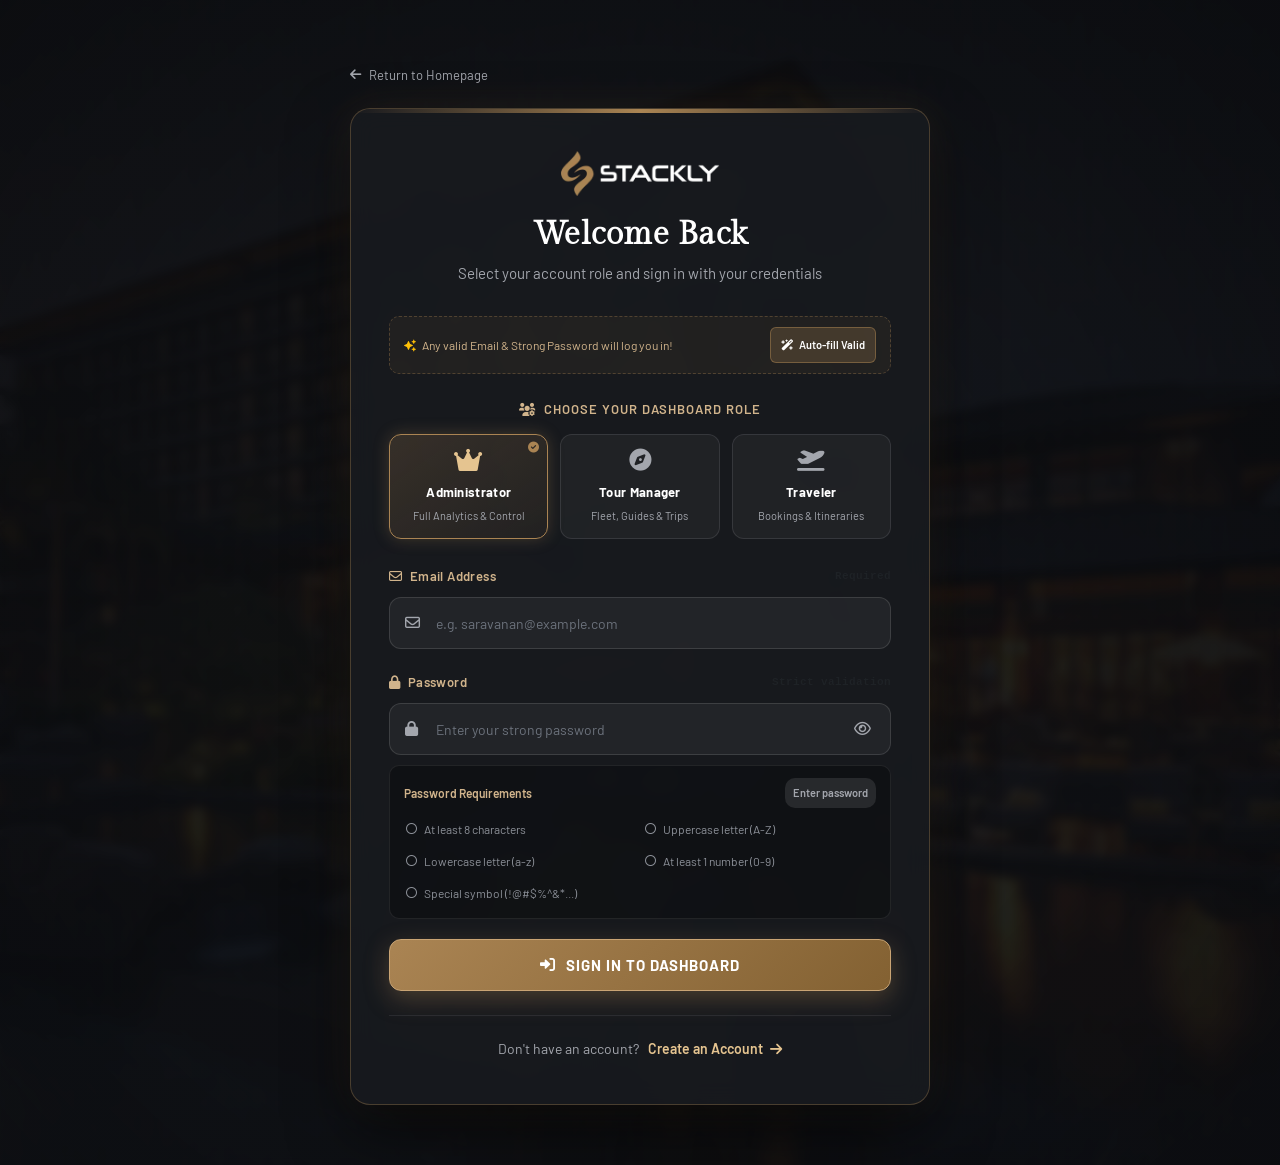
<file: dashboard.html>
<!DOCTYPE html>
<html lang="en">
<head>
    <meta charset="UTF-8">
    <meta http-equiv="X-UA-Compatible" content="IE=edge">
    <meta name="viewport" content="width=device-width, initial-scale=1">
    <title>Redirecting to Dashboard | Restin Luxury Tours</title>
    <link rel="shortcut icon" href="assets/img/favicon.svg">
    <link rel="stylesheet" href="assets/css/bootstrap.min.css">
    <link rel="stylesheet" href="assets/css/all.min.css">
    <style>
        body {
            background: #0f1115;
            color: #fff;
            font-family: 'Barlow', sans-serif;
            display: flex;
            align-items: center;
            justify-content: center;
            height: 100vh;
            margin: 0;
        }
        .loading-card {
            text-align: center;
            padding: 30px;
        }
        .spinner {
            width: 48px;
            height: 48px;
            border: 3px solid rgba(170, 132, 83, 0.2);
            border-top-color: #AA8453;
            border-radius: 50%;
            animation: spin 0.8s linear infinite;
            margin: 0 auto 20px;
        }
        @keyframes spin {
            to { transform: rotate(360deg); }
        }
    </style>
</head>
<body>
    <div class="loading-card">
        <div class="spinner"></div>
        <h4 style="font-size: 18px; margin-bottom: 8px;">Loading Your Dashboard...</h4>
        <p style="color: #959aa5; font-size: 14px;">Resolving active role permissions</p>
    </div>

    <script src="assets/js/auth.js"></script>
    <script>
        document.addEventListener('DOMContentLoaded', function() {
            // Automatically route to the user's role dashboard
            RestinAuth.routeToDashboard();
        });
    </script>
</body>
</html>
</file>
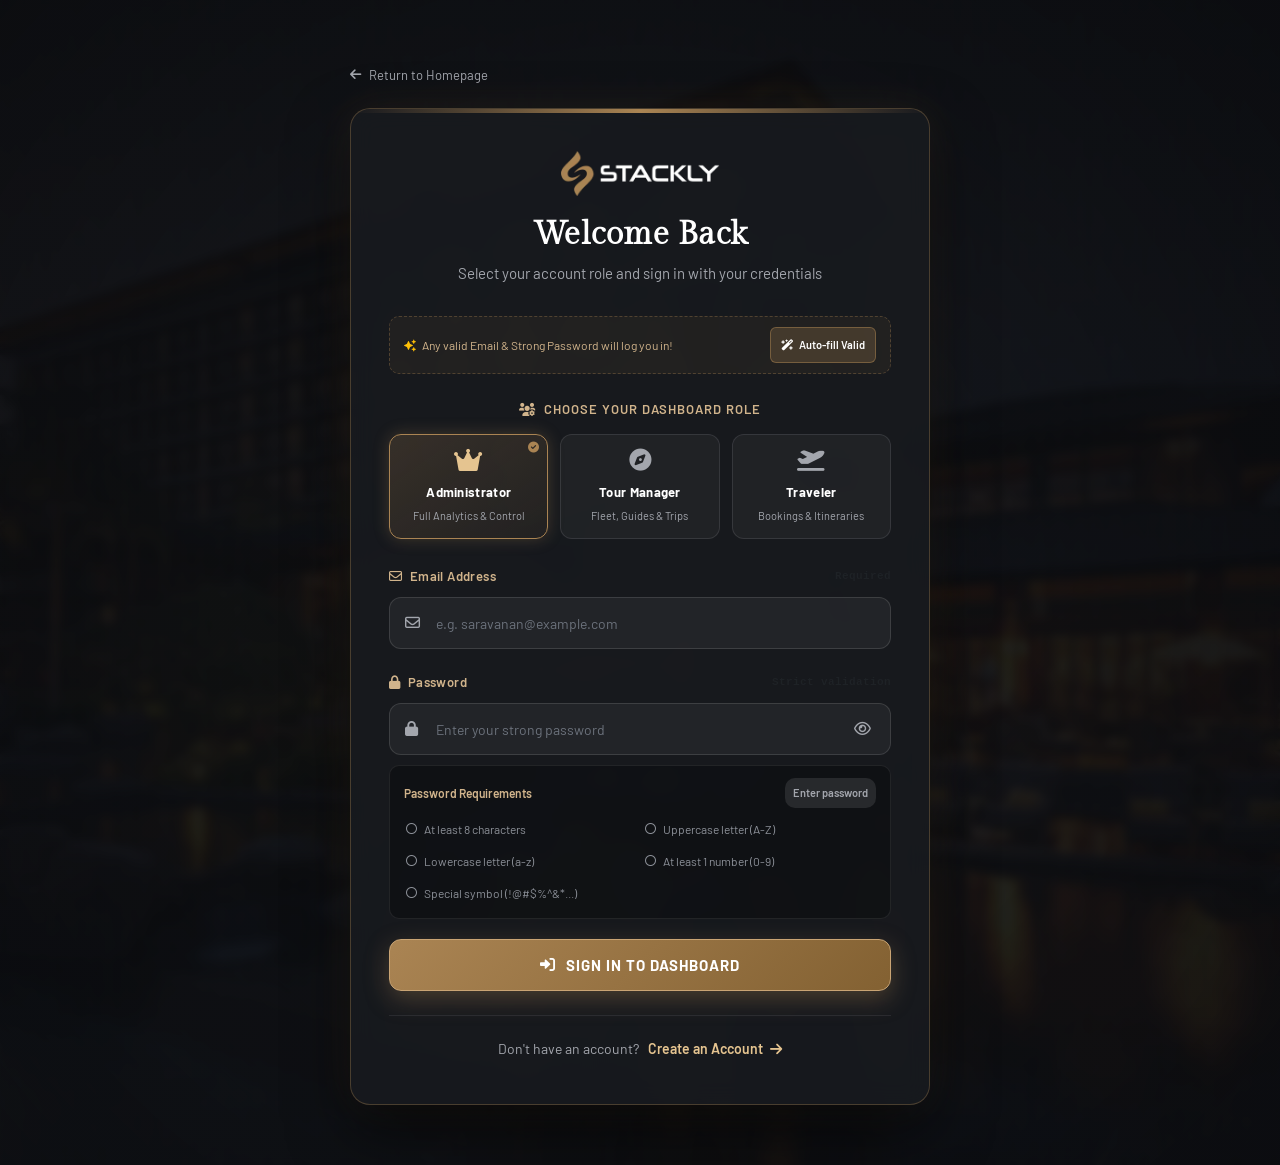
<file: login.html>
﻿<!DOCTYPE html>
<html lang="en">
<head>
    <meta charset="UTF-8">
    <meta http-equiv="X-UA-Compatible" content="IE=edge">
    <meta name="viewport" content="width=device-width, initial-scale=1">
    <meta name="author" content="Gramentheme">
    <meta name="description" content="Sign In - Restin Luxury Tours & Travels Agency">
    <title>Login | Restin Luxury Tours & Travels</title>
    
    <!-- Favicon -->
    <link rel="shortcut icon" href="assets/img/favicon.svg">
    <!-- Bootstrap CSS -->
    <link rel="stylesheet" href="assets/css/bootstrap.min.css">
    <!-- FontAwesome CSS -->
    <link rel="stylesheet" href="assets/css/all.min.css">
    <!-- Main Template CSS -->
    <link rel="stylesheet" href="assets/css/main.css">
    <!-- Custom Auth CSS -->
    <link rel="stylesheet" href="assets/css/auth-custom.css">
</head>
<body class="auth-page-body">

    <!-- Toast Notification Container -->
    <div id="authToast" class="auth-toast">
        <i id="toastIcon" class="fa-solid fa-circle-check"></i>
        <div id="toastMessage">Success message</div>
    </div>

    <!-- Auth Hero Section -->
    <section class="auth-hero-section" style="background-image: url('assets/img/home-1/hero/bg.webp');">
        <div class="auth-hero-overlay"></div>

        <div class="auth-container">
            <!-- Back to Home -->
            <div>
                <a href="index.html" class="back-to-home-link">
                    <i class="fa-solid fa-arrow-left"></i> Return to Homepage
                </a>
            </div>

            <div class="auth-card">
                <!-- Header / Logo -->
                <div class="auth-header">
                    <a href="index.html" class="auth-brand-logo">
                        <img src="assets/img/logo/stackly-white.webp" alt="Restin Tours Logo">
                    </a>
                    <h2 class="auth-title">Welcome Back</h2>
                    <p class="auth-subtitle">Select your account role and sign in with your credentials</p>
                </div>

                <!-- Demo helper -->
                <div class="auth-demo-helper">
                    <span><i class="fa-solid fa-sparkles me-1 text-warning"></i> Any valid Email & Strong Password will log you in!</span>
                    <button type="button" class="demo-fill-btn" id="fillDemoBtn">
                        <i class="fa-solid fa-wand-magic-sparkles me-1"></i> Auto-fill Valid
                    </button>
                </div>

                <form id="loginForm" novalidate autocomplete="on">
                    
                    <!-- 1. Role Selection (3 Roles Required) -->
                    <div class="role-select-section">
                        <label class="role-select-label">
                            <i class="fa-solid fa-users-gear me-1"></i> Choose Your Dashboard Role
                        </label>
                        <div class="role-grid">
                            
                            <!-- Role 1: Administrator -->
                            <label class="role-card active" data-role="admin">
                                <input type="radio" name="authRole" value="admin" checked>
                                <i class="role-check fa-solid fa-circle-check"></i>
                                <i class="role-icon fa-solid fa-crown"></i>
                                <div class="role-info">
                                    <span class="role-name">Administrator</span>
                                    <span class="role-desc">Full Analytics & Control</span>
                                </div>
                            </label>

                            <!-- Role 2: Tour Manager -->
                            <label class="role-card" data-role="manager">
                                <input type="radio" name="authRole" value="manager">
                                <i class="role-check fa-solid fa-circle-check"></i>
                                <i class="role-icon fa-solid fa-compass"></i>
                                <div class="role-info">
                                    <span class="role-name">Tour Manager</span>
                                    <span class="role-desc">Fleet, Guides & Trips</span>
                                </div>
                            </label>

                            <!-- Role 3: Traveler / Customer -->
                            <label class="role-card" data-role="traveler">
                                <input type="radio" name="authRole" value="traveler">
                                <i class="role-check fa-solid fa-circle-check"></i>
                                <i class="role-icon fa-solid fa-plane-departure"></i>
                                <div class="role-info">
                                    <span class="role-name">Traveler</span>
                                    <span class="role-desc">Bookings & Itineraries</span>
                                </div>
                            </label>

                        </div>
                    </div>

                    <!-- 2. Email Field with live validation -->
                    <div class="auth-input-group">
                        <label for="emailInput">
                            <span><i class="fa-regular fa-envelope me-1"></i> Email Address</span>
                            <span id="emailStatus" class="text-muted font-monospace" style="font-size: 11px;">Required</span>
                        </label>
                        <div class="auth-input-wrapper">
                            <input type="email" id="emailInput" class="auth-input" placeholder="e.g. saravanan@example.com" required autocomplete="email">
                            <i class="input-icon fa-regular fa-envelope"></i>
                        </div>
                        <div id="emailFeedback" class="input-feedback">Please enter a valid email address (e.g., name@domain.com)</div>
                    </div>

                    <!-- 3. Password Field with 5-Criteria validation -->
                    <div class="auth-input-group">
                        <label for="passwordInput">
                            <span><i class="fa-solid fa-lock me-1"></i> Password</span>
                            <span id="passStatus" class="text-muted font-monospace" style="font-size: 11px;">Strict validation</span>
                        </label>
                        <div class="auth-input-wrapper">
                            <input type="password" id="passwordInput" class="auth-input" placeholder="Enter your strong password" required autocomplete="current-password">
                            <i class="input-icon fa-solid fa-lock"></i>
                            <button type="button" class="toggle-password-btn" id="togglePasswordBtn" title="Show / Hide Password">
                                <i class="fa-regular fa-eye" id="eyeIcon"></i>
                            </button>
                        </div>

                        <!-- Interactive Password Criteria Box -->
                        <div class="password-criteria-box">
                            <div class="criteria-title">
                                <span>Password Requirements</span>
                                <span class="strength-tag" id="strengthTag">Enter password</span>
                            </div>
                            <ul class="criteria-list">
                                <li class="criteria-item" id="crit-length">
                                    <i class="fa-regular fa-circle"></i> At least 8 characters
                                </li>
                                <li class="criteria-item" id="crit-upper">
                                    <i class="fa-regular fa-circle"></i> Uppercase letter (A-Z)
                                </li>
                                <li class="criteria-item" id="crit-lower">
                                    <i class="fa-regular fa-circle"></i> Lowercase letter (a-z)
                                </li>
                                <li class="criteria-item" id="crit-number">
                                    <i class="fa-regular fa-circle"></i> At least 1 number (0-9)
                                </li>
                                <li class="criteria-item" id="crit-symbol" style="grid-column: span 2;">
                                    <i class="fa-regular fa-circle"></i> Special symbol (!@#$%^&*...)
                                </li>
                            </ul>
                        </div>
                    </div>

                    <!-- 4. Submit Button -->
                    <button type="submit" class="auth-submit-btn" id="loginSubmitBtn">
                        <i class="fa-solid fa-right-to-bracket"></i> Sign In to Dashboard
                    </button>

                </form>

                <!-- Footer Navigation -->
                <div class="auth-footer-nav">
                    Don't have an account? 
                    <a href="register.html">Create an Account <i class="fa-solid fa-arrow-right ms-1"></i></a>
                </div>

            </div>
        </div>
    </section>

    <!-- Core Scripts -->
    <script src="assets/js/jquery-3.7.1.min.js"></script>
    <script src="assets/js/auth.js"></script>
    <script>
        document.addEventListener('DOMContentLoaded', function() {
            const form = document.getElementById('loginForm');
            const emailInput = document.getElementById('emailInput');
            const passwordInput = document.getElementById('passwordInput');
            const emailFeedback = document.getElementById('emailFeedback');
            const emailStatus = document.getElementById('emailStatus');
            const togglePasswordBtn = document.getElementById('togglePasswordBtn');
            const eyeIcon = document.getElementById('eyeIcon');
            const fillDemoBtn = document.getElementById('fillDemoBtn');
            const roleCards = document.querySelectorAll('.role-card');
            const authToast = document.getElementById('authToast');
            const toastIcon = document.getElementById('toastIcon');
            const toastMessage = document.getElementById('toastMessage');

            // Criteria elements
            const critLength = document.getElementById('crit-length');
            const critUpper = document.getElementById('crit-upper');
            const critLower = document.getElementById('crit-lower');
            const critNumber = document.getElementById('crit-number');
            const critSymbol = document.getElementById('crit-symbol');
            const strengthTag = document.getElementById('strengthTag');

            // 1. Role Card Selection click handler
            roleCards.forEach(card => {
                card.addEventListener('click', function() {
                    roleCards.forEach(c => c.classList.remove('active'));
                    this.classList.add('active');
                    const radio = this.querySelector('input[type="radio"]');
                    if (radio) radio.checked = true;
                });
            });

            // 2. Password Toggle Show/Hide
            togglePasswordBtn.addEventListener('click', function(e) {
                e.preventDefault();
                if (passwordInput.type === 'password') {
                    passwordInput.type = 'text';
                    eyeIcon.className = 'fa-regular fa-eye-slash';
                } else {
                    passwordInput.type = 'password';
                    eyeIcon.className = 'fa-regular fa-eye';
                }
            });

            // 3. Live Email Validation
            function checkEmail() {
                const val = emailInput.value.trim();
                if (!val) {
                    emailFeedback.className = 'input-feedback is-invalid';
                    emailFeedback.textContent = 'Email address cannot be empty.';
                    emailStatus.textContent = 'Invalid';
                    emailStatus.className = 'text-danger font-monospace';
                    return false;
                }
                const isValid = RestinAuth.validateEmail(val);
                if (!isValid) {
                    emailFeedback.className = 'input-feedback is-invalid';
                    emailFeedback.textContent = 'Please enter a valid email format (e.g. name@domain.com)';
                    emailStatus.textContent = 'Invalid format';
                    emailStatus.className = 'text-danger font-monospace';
                    return false;
                } else {
                    emailFeedback.className = 'input-feedback is-valid';
                    emailFeedback.textContent = 'Valid email address';
                    emailStatus.textContent = '✓ Valid';
                    emailStatus.className = 'text-success font-monospace';
                    return true;
                }
            }

            emailInput.addEventListener('input', checkEmail);

            // 4. Live Password 5-Criteria Validation
            function checkPassword() {
                const val = passwordInput.value;
                const result = RestinAuth.validatePassword(val);

                // Update checklist items
                function setCrit(el, isValid) {
                    const icon = el.querySelector('i');
                    if (isValid) {
                        el.className = 'criteria-item valid';
                        icon.className = 'fa-solid fa-circle-check';
                    } else {
                        el.className = 'criteria-item invalid';
                        icon.className = 'fa-regular fa-circle';
                    }
                }

                setCrit(critLength, result.length);
                setCrit(critUpper, result.uppercase);
                setCrit(critLower, result.lowercase);
                setCrit(critNumber, result.number);
                setCrit(critSymbol, result.symbol);

                // Strength badge
                if (result.score === 5) {
                    strengthTag.textContent = 'Strong ✓';
                    strengthTag.style.background = '#2b8a3e';
                    strengthTag.style.color = '#fff';
                } else if (result.score >= 3) {
                    strengthTag.textContent = `${result.score}/5 Criteria Met`;
                    strengthTag.style.background = '#e67700';
                    strengthTag.style.color = '#fff';
                } else if (val.length > 0) {
                    strengthTag.textContent = `${result.score}/5 Weak`;
                    strengthTag.style.background = '#c92a2a';
                    strengthTag.style.color = '#fff';
                } else {
                    strengthTag.textContent = 'Enter password';
                    strengthTag.style.background = 'rgba(255,255,255,0.1)';
                    strengthTag.style.color = '#a3a6ad';
                }

                return result.isValid;
            }

            passwordInput.addEventListener('input', checkPassword);

            // 5. Auto-Fill Demo Credentials Button
            fillDemoBtn.addEventListener('click', function() {
                const selectedRoleRadio = document.querySelector('input[name="authRole"]:checked');
                const role = selectedRoleRadio ? selectedRoleRadio.value : 'admin';
                emailInput.value = `${role}@restin.com`;
                passwordInput.value = 'Restin@2026';
                checkEmail();
                checkPassword();
                showToast(`Filled credentials for ${role.toUpperCase()} role`, 'success');
            });

            // Toast helper
            function showToast(message, type) {
                toastMessage.textContent = message;
                if (type === 'success') {
                    authToast.className = 'auth-toast show toast-success';
                    toastIcon.className = 'fa-solid fa-circle-check text-success';
                } else {
                    authToast.className = 'auth-toast show toast-error';
                    toastIcon.className = 'fa-solid fa-triangle-exclamation text-danger';
                }
                setTimeout(() => {
                    authToast.classList.remove('show');
                }, 3500);
            }

            // 6. Form Submission
            form.addEventListener('submit', function(e) {
                e.preventDefault();

                const isEmailValid = checkEmail();
                const isPassValid = checkPassword();

                if (!isEmailValid) {
                    showToast('Please provide a valid email address.', 'error');
                    emailInput.focus();
                    return;
                }

                if (!isPassValid) {
                    showToast('Password must meet all 5 criteria (8+ chars, upper, lower, num, symbol).', 'error');
                    passwordInput.focus();
                    return;
                }

                // Get selected role
                const selectedRadio = document.querySelector('input[name="authRole"]:checked');
                const role = selectedRadio ? selectedRadio.value : 'admin';

                // Save user session
                const user = {
                    email: emailInput.value.trim(),
                    name: emailInput.value.trim().split('@')[0],
                    role: role
                };

                const session = RestinAuth.setCurrentUser(user);

                showToast(`Login successful! Redirecting to ${session.roleTitle} Dashboard...`, 'success');

                // Smooth redirect to the selected role dashboard
                setTimeout(function() {
                    window.location.href = session.dashboardUrl;
                }, 900);
            });
        });
    </script>
</body>
</html>
</file>
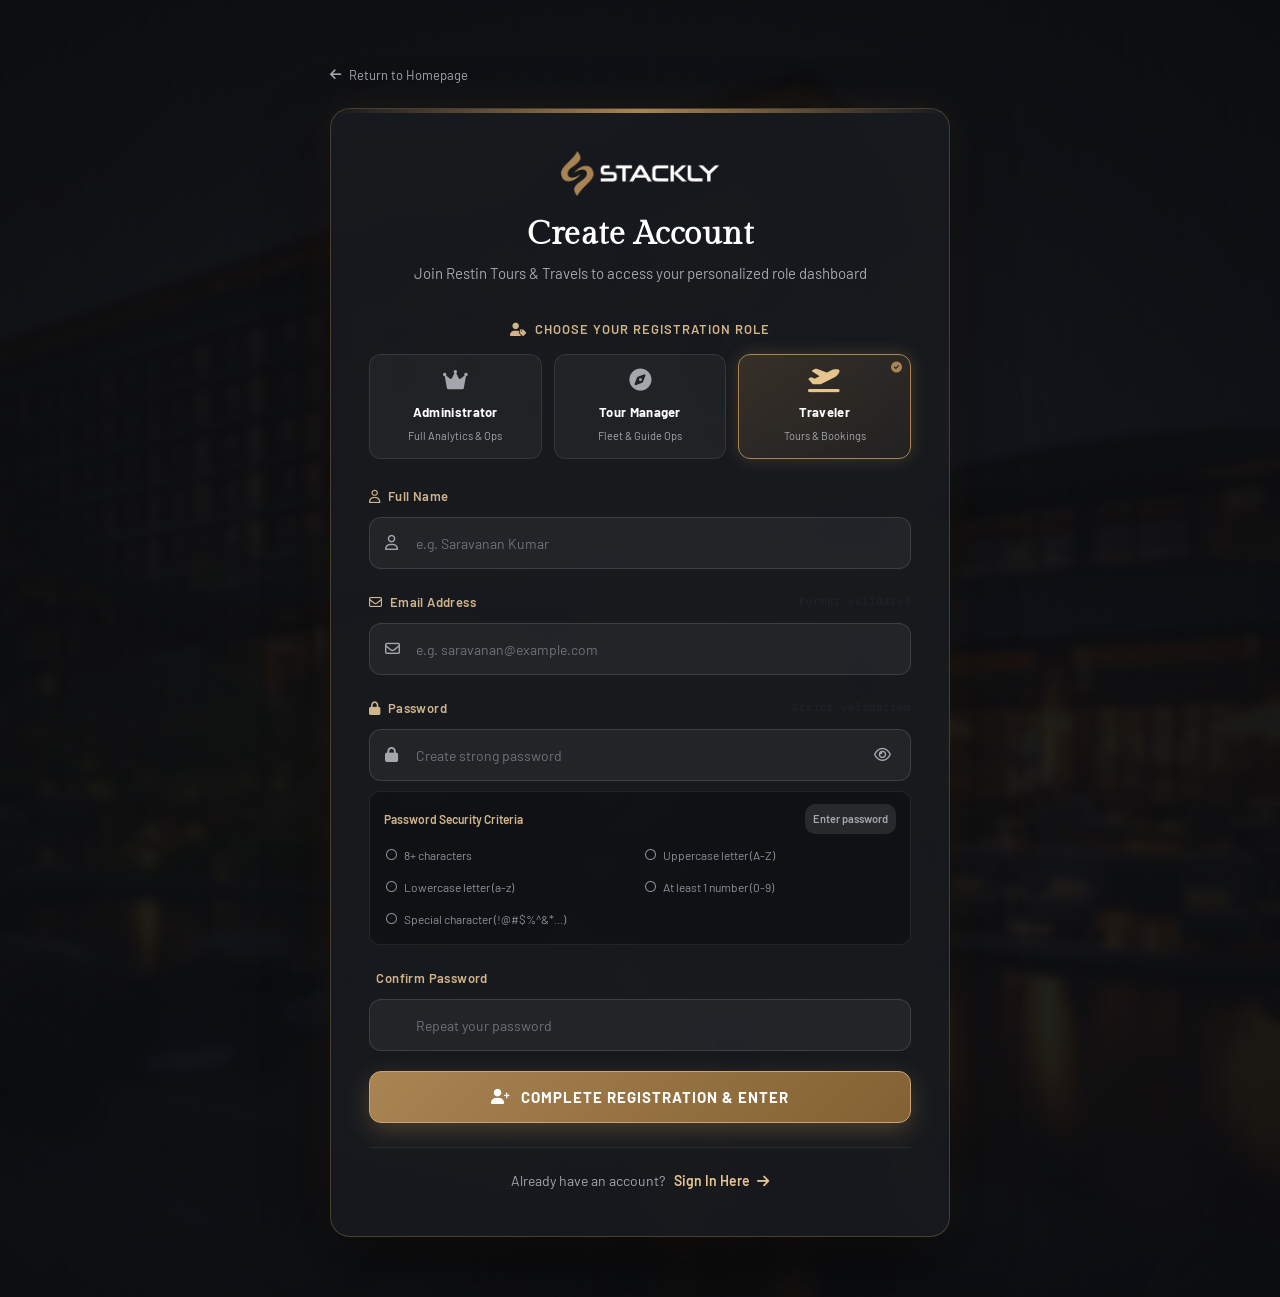
<file: register.html>
﻿<!DOCTYPE html>
<html lang="en">
<head>
    <meta charset="UTF-8">
    <meta http-equiv="X-UA-Compatible" content="IE=edge">
    <meta name="viewport" content="width=device-width, initial-scale=1">
    <meta name="author" content="Gramentheme">
    <meta name="description" content="Register - Restin Luxury Tours & Travels Agency">
    <title>Create Account | Restin Luxury Tours & Travels</title>
    
    <!-- Favicon -->
    <link rel="shortcut icon" href="assets/img/favicon.svg">
    <!-- Bootstrap CSS -->
    <link rel="stylesheet" href="assets/css/bootstrap.min.css">
    <!-- FontAwesome CSS -->
    <link rel="stylesheet" href="assets/css/all.min.css">
    <!-- Main Template CSS -->
    <link rel="stylesheet" href="assets/css/main.css">
    <!-- Custom Auth CSS -->
    <link rel="stylesheet" href="assets/css/auth-custom.css">
</head>
<body class="auth-page-body">

    <!-- Toast Notification Container -->
    <div id="authToast" class="auth-toast">
        <i id="toastIcon" class="fa-solid fa-circle-check"></i>
        <div id="toastMessage">Success message</div>
    </div>

    <!-- Auth Hero Section -->
    <section class="auth-hero-section" style="background-image: url('assets/img/home-1/hero/bg.webp');">
        <div class="auth-hero-overlay"></div>

        <div class="auth-container" style="max-width: 620px;">
            <!-- Back to Home -->
            <div>
                <a href="index.html" class="back-to-home-link">
                    <i class="fa-solid fa-arrow-left"></i> Return to Homepage
                </a>
            </div>

            <div class="auth-card">
                <!-- Header / Logo -->
                <div class="auth-header">
                    <a href="index.html" class="auth-brand-logo">
                        <img src="assets/img/logo/stackly-white.webp" alt="Restin Tours Logo">
                    </a>
                    <h2 class="auth-title">Create Account</h2>
                    <p class="auth-subtitle">Join Restin Tours & Travels to access your personalized role dashboard</p>
                </div>

                <form id="registerForm" novalidate autocomplete="on">
                    
                    <!-- 1. Role Selection (3 Roles Required) -->
                    <div class="role-select-section">
                        <label class="role-select-label">
                            <i class="fa-solid fa-user-tag me-1"></i> Choose Your Registration Role
                        </label>
                        <div class="role-grid">
                            
                            <!-- Role 1: Administrator -->
                            <label class="role-card" data-role="admin">
                                <input type="radio" name="authRole" value="admin">
                                <i class="role-check fa-solid fa-circle-check"></i>
                                <i class="role-icon fa-solid fa-crown"></i>
                                <div class="role-info">
                                    <span class="role-name">Administrator</span>
                                    <span class="role-desc">Full Analytics & Ops</span>
                                </div>
                            </label>

                            <!-- Role 2: Tour Manager -->
                            <label class="role-card" data-role="manager">
                                <input type="radio" name="authRole" value="manager">
                                <i class="role-check fa-solid fa-circle-check"></i>
                                <i class="role-icon fa-solid fa-compass"></i>
                                <div class="role-info">
                                    <span class="role-name">Tour Manager</span>
                                    <span class="role-desc">Fleet & Guide Ops</span>
                                </div>
                            </label>

                            <!-- Role 3: Traveler / Customer (default) -->
                            <label class="role-card active" data-role="traveler">
                                <input type="radio" name="authRole" value="traveler" checked>
                                <i class="role-check fa-solid fa-circle-check"></i>
                                <i class="role-icon fa-solid fa-plane-departure"></i>
                                <div class="role-info">
                                    <span class="role-name">Traveler</span>
                                    <span class="role-desc">Tours & Bookings</span>
                                </div>
                            </label>

                        </div>
                    </div>

                    <!-- 2. Full Name Field -->
                    <div class="auth-input-group">
                        <label for="nameInput">
                            <span><i class="fa-regular fa-user me-1"></i> Full Name</span>
                        </label>
                        <div class="auth-input-wrapper">
                            <input type="text" id="nameInput" class="auth-input" placeholder="e.g. Saravanan Kumar" required autocomplete="name">
                            <i class="input-icon fa-regular fa-user"></i>
                        </div>
                        <div id="nameFeedback" class="input-feedback">Please enter your name.</div>
                    </div>

                    <!-- 3. Email Field with live validation -->
                    <div class="auth-input-group">
                        <label for="emailInput">
                            <span><i class="fa-regular fa-envelope me-1"></i> Email Address</span>
                            <span id="emailStatus" class="text-muted font-monospace" style="font-size: 11px;">Format validated</span>
                        </label>
                        <div class="auth-input-wrapper">
                            <input type="email" id="emailInput" class="auth-input" placeholder="e.g. saravanan@example.com" required autocomplete="email">
                            <i class="input-icon fa-regular fa-envelope"></i>
                        </div>
                        <div id="emailFeedback" class="input-feedback">Please enter a valid email address.</div>
                    </div>

                    <!-- 4. Password Field with 5-Criteria validation -->
                    <div class="auth-input-group">
                        <label for="passwordInput">
                            <span><i class="fa-solid fa-lock me-1"></i> Password</span>
                            <span id="passStatus" class="text-muted font-monospace" style="font-size: 11px;">Strict validation</span>
                        </label>
                        <div class="auth-input-wrapper">
                            <input type="password" id="passwordInput" class="auth-input" placeholder="Create strong password" required autocomplete="new-password">
                            <i class="input-icon fa-solid fa-lock"></i>
                            <button type="button" class="toggle-password-btn" id="togglePasswordBtn" title="Show / Hide Password">
                                <i class="fa-regular fa-eye" id="eyeIcon"></i>
                            </button>
                        </div>

                        <!-- Interactive Password Criteria Box -->
                        <div class="password-criteria-box">
                            <div class="criteria-title">
                                <span>Password Security Criteria</span>
                                <span class="strength-tag" id="strengthTag">Enter password</span>
                            </div>
                            <ul class="criteria-list">
                                <li class="criteria-item" id="crit-length">
                                    <i class="fa-regular fa-circle"></i> 8+ characters
                                </li>
                                <li class="criteria-item" id="crit-upper">
                                    <i class="fa-regular fa-circle"></i> Uppercase letter (A-Z)
                                </li>
                                <li class="criteria-item" id="crit-lower">
                                    <i class="fa-regular fa-circle"></i> Lowercase letter (a-z)
                                </li>
                                <li class="criteria-item" id="crit-number">
                                    <i class="fa-regular fa-circle"></i> At least 1 number (0-9)
                                </li>
                                <li class="criteria-item" id="crit-symbol" style="grid-column: span 2;">
                                    <i class="fa-regular fa-circle"></i> Special character (!@#$%^&*...)
                                </li>
                            </ul>
                        </div>
                    </div>

                    <!-- 5. Confirm Password Field -->
                    <div class="auth-input-group">
                        <label for="confirmPasswordInput">
                            <span><i class="fa-solid fa-shield-halved me-1"></i> Confirm Password</span>
                            <span id="confirmStatus" class="text-muted font-monospace" style="font-size: 11px;"></span>
                        </label>
                        <div class="auth-input-wrapper">
                            <input type="password" id="confirmPasswordInput" class="auth-input" placeholder="Repeat your password" required autocomplete="new-password">
                            <i class="input-icon fa-solid fa-shield-halved"></i>
                        </div>
                        <div id="confirmFeedback" class="input-feedback">Passwords do not match.</div>
                    </div>

                    <!-- 6. Submit Button -->
                    <button type="submit" class="auth-submit-btn" id="registerSubmitBtn">
                        <i class="fa-solid fa-user-plus"></i> Complete Registration & Enter
                    </button>

                </form>

                <!-- Footer Navigation -->
                <div class="auth-footer-nav">
                    Already have an account? 
                    <a href="login.html">Sign In Here <i class="fa-solid fa-arrow-right ms-1"></i></a>
                </div>

            </div>
        </div>
    </section>

    <!-- Core Scripts -->
    <script src="assets/js/jquery-3.7.1.min.js"></script>
    <script src="assets/js/auth.js"></script>
    <script>
        document.addEventListener('DOMContentLoaded', function() {
            const form = document.getElementById('registerForm');
            const nameInput = document.getElementById('nameInput');
            const emailInput = document.getElementById('emailInput');
            const passwordInput = document.getElementById('passwordInput');
            const confirmPasswordInput = document.getElementById('confirmPasswordInput');
            
            const emailFeedback = document.getElementById('emailFeedback');
            const emailStatus = document.getElementById('emailStatus');
            const nameFeedback = document.getElementById('nameFeedback');
            const confirmFeedback = document.getElementById('confirmFeedback');
            const confirmStatus = document.getElementById('confirmStatus');
            
            const togglePasswordBtn = document.getElementById('togglePasswordBtn');
            const eyeIcon = document.getElementById('eyeIcon');
            const roleCards = document.querySelectorAll('.role-card');
            
            const authToast = document.getElementById('authToast');
            const toastIcon = document.getElementById('toastIcon');
            const toastMessage = document.getElementById('toastMessage');

            // Criteria elements
            const critLength = document.getElementById('crit-length');
            const critUpper = document.getElementById('crit-upper');
            const critLower = document.getElementById('crit-lower');
            const critNumber = document.getElementById('crit-number');
            const critSymbol = document.getElementById('crit-symbol');
            const strengthTag = document.getElementById('strengthTag');

            // 1. Role Card Selection
            roleCards.forEach(card => {
                card.addEventListener('click', function() {
                    roleCards.forEach(c => c.classList.remove('active'));
                    this.classList.add('active');
                    const radio = this.querySelector('input[type="radio"]');
                    if (radio) radio.checked = true;
                });
            });

            // 2. Password Toggle
            togglePasswordBtn.addEventListener('click', function(e) {
                e.preventDefault();
                if (passwordInput.type === 'password') {
                    passwordInput.type = 'text';
                    confirmPasswordInput.type = 'text';
                    eyeIcon.className = 'fa-regular fa-eye-slash';
                } else {
                    passwordInput.type = 'password';
                    confirmPasswordInput.type = 'password';
                    eyeIcon.className = 'fa-regular fa-eye';
                }
            });

            // 3. Live Email Validation
            function checkEmail() {
                const val = emailInput.value.trim();
                if (!val) {
                    emailFeedback.className = 'input-feedback is-invalid';
                    emailFeedback.textContent = 'Email address is required.';
                    emailStatus.textContent = 'Required';
                    emailStatus.className = 'text-danger font-monospace';
                    return false;
                }
                const isValid = RestinAuth.validateEmail(val);
                if (!isValid) {
                    emailFeedback.className = 'input-feedback is-invalid';
                    emailFeedback.textContent = 'Please enter a valid email address.';
                    emailStatus.textContent = 'Invalid';
                    emailStatus.className = 'text-danger font-monospace';
                    return false;
                } else {
                    emailFeedback.className = 'input-feedback is-valid';
                    emailFeedback.textContent = 'Valid email address';
                    emailStatus.textContent = '✓ Valid';
                    emailStatus.className = 'text-success font-monospace';
                    return true;
                }
            }
            emailInput.addEventListener('input', checkEmail);

            // 4. Live Password Validation
            function checkPassword() {
                const val = passwordInput.value;
                const result = RestinAuth.validatePassword(val);

                function setCrit(el, isValid) {
                    const icon = el.querySelector('i');
                    if (isValid) {
                        el.className = 'criteria-item valid';
                        icon.className = 'fa-solid fa-circle-check';
                    } else {
                        el.className = 'criteria-item invalid';
                        icon.className = 'fa-regular fa-circle';
                    }
                }

                setCrit(critLength, result.length);
                setCrit(critUpper, result.uppercase);
                setCrit(critLower, result.lowercase);
                setCrit(critNumber, result.number);
                setCrit(critSymbol, result.symbol);

                if (result.score === 5) {
                    strengthTag.textContent = 'Strong ✓';
                    strengthTag.style.background = '#2b8a3e';
                    strengthTag.style.color = '#fff';
                } else if (result.score >= 3) {
                    strengthTag.textContent = `${result.score}/5 Criteria`;
                    strengthTag.style.background = '#e67700';
                    strengthTag.style.color = '#fff';
                } else if (val.length > 0) {
                    strengthTag.textContent = `${result.score}/5 Weak`;
                    strengthTag.style.background = '#c92a2a';
                    strengthTag.style.color = '#fff';
                } else {
                    strengthTag.textContent = 'Enter password';
                    strengthTag.style.background = 'rgba(255,255,255,0.1)';
                    strengthTag.style.color = '#a3a6ad';
                }

                checkConfirm();
                return result.isValid;
            }
            passwordInput.addEventListener('input', checkPassword);

            // 5. Check Confirm Password
            function checkConfirm() {
                const p1 = passwordInput.value;
                const p2 = confirmPasswordInput.value;
                if (!p2) {
                    confirmFeedback.className = 'input-feedback';
                    confirmStatus.textContent = '';
                    return false;
                }
                if (p1 !== p2) {
                    confirmFeedback.className = 'input-feedback is-invalid';
                    confirmFeedback.textContent = 'Passwords do not match.';
                    confirmStatus.textContent = 'Mismatch';
                    confirmStatus.className = 'text-danger font-monospace';
                    return false;
                } else {
                    confirmFeedback.className = 'input-feedback is-valid';
                    confirmFeedback.textContent = 'Passwords match ✓';
                    confirmStatus.textContent = '✓ Match';
                    confirmStatus.className = 'text-success font-monospace';
                    return true;
                }
            }
            confirmPasswordInput.addEventListener('input', checkConfirm);

            // Toast helper
            function showToast(message, type) {
                toastMessage.textContent = message;
                if (type === 'success') {
                    authToast.className = 'auth-toast show toast-success';
                    toastIcon.className = 'fa-solid fa-circle-check text-success';
                } else {
                    authToast.className = 'auth-toast show toast-error';
                    toastIcon.className = 'fa-solid fa-triangle-exclamation text-danger';
                }
                setTimeout(() => {
                    authToast.classList.remove('show');
                }, 3500);
            }

            // 6. Form Submission
            form.addEventListener('submit', function(e) {
                e.preventDefault();

                if (!nameInput.value.trim()) {
                    nameFeedback.className = 'input-feedback is-invalid';
                    nameInput.focus();
                    showToast('Please enter your full name.', 'error');
                    return;
                }

                if (!checkEmail()) {
                    emailInput.focus();
                    showToast('Please provide a valid email format.', 'error');
                    return;
                }

                if (!checkPassword()) {
                    passwordInput.focus();
                    showToast('Password must fulfill all 5 criteria.', 'error');
                    return;
                }

                if (!checkConfirm()) {
                    confirmPasswordInput.focus();
                    showToast('Passwords do not match.', 'error');
                    return;
                }

                const selectedRadio = document.querySelector('input[name="authRole"]:checked');
                const role = selectedRadio ? selectedRadio.value : 'traveler';

                const user = {
                    name: nameInput.value.trim(),
                    email: emailInput.value.trim(),
                    role: role
                };

                const session = RestinAuth.setCurrentUser(user);

                showToast(`Account created for ${session.name}! Entering ${session.roleTitle} Dashboard...`, 'success');

                setTimeout(function() {
                    window.location.href = session.dashboardUrl;
                }, 900);
            });
        });
    </script>
</body>
</html>
</file>
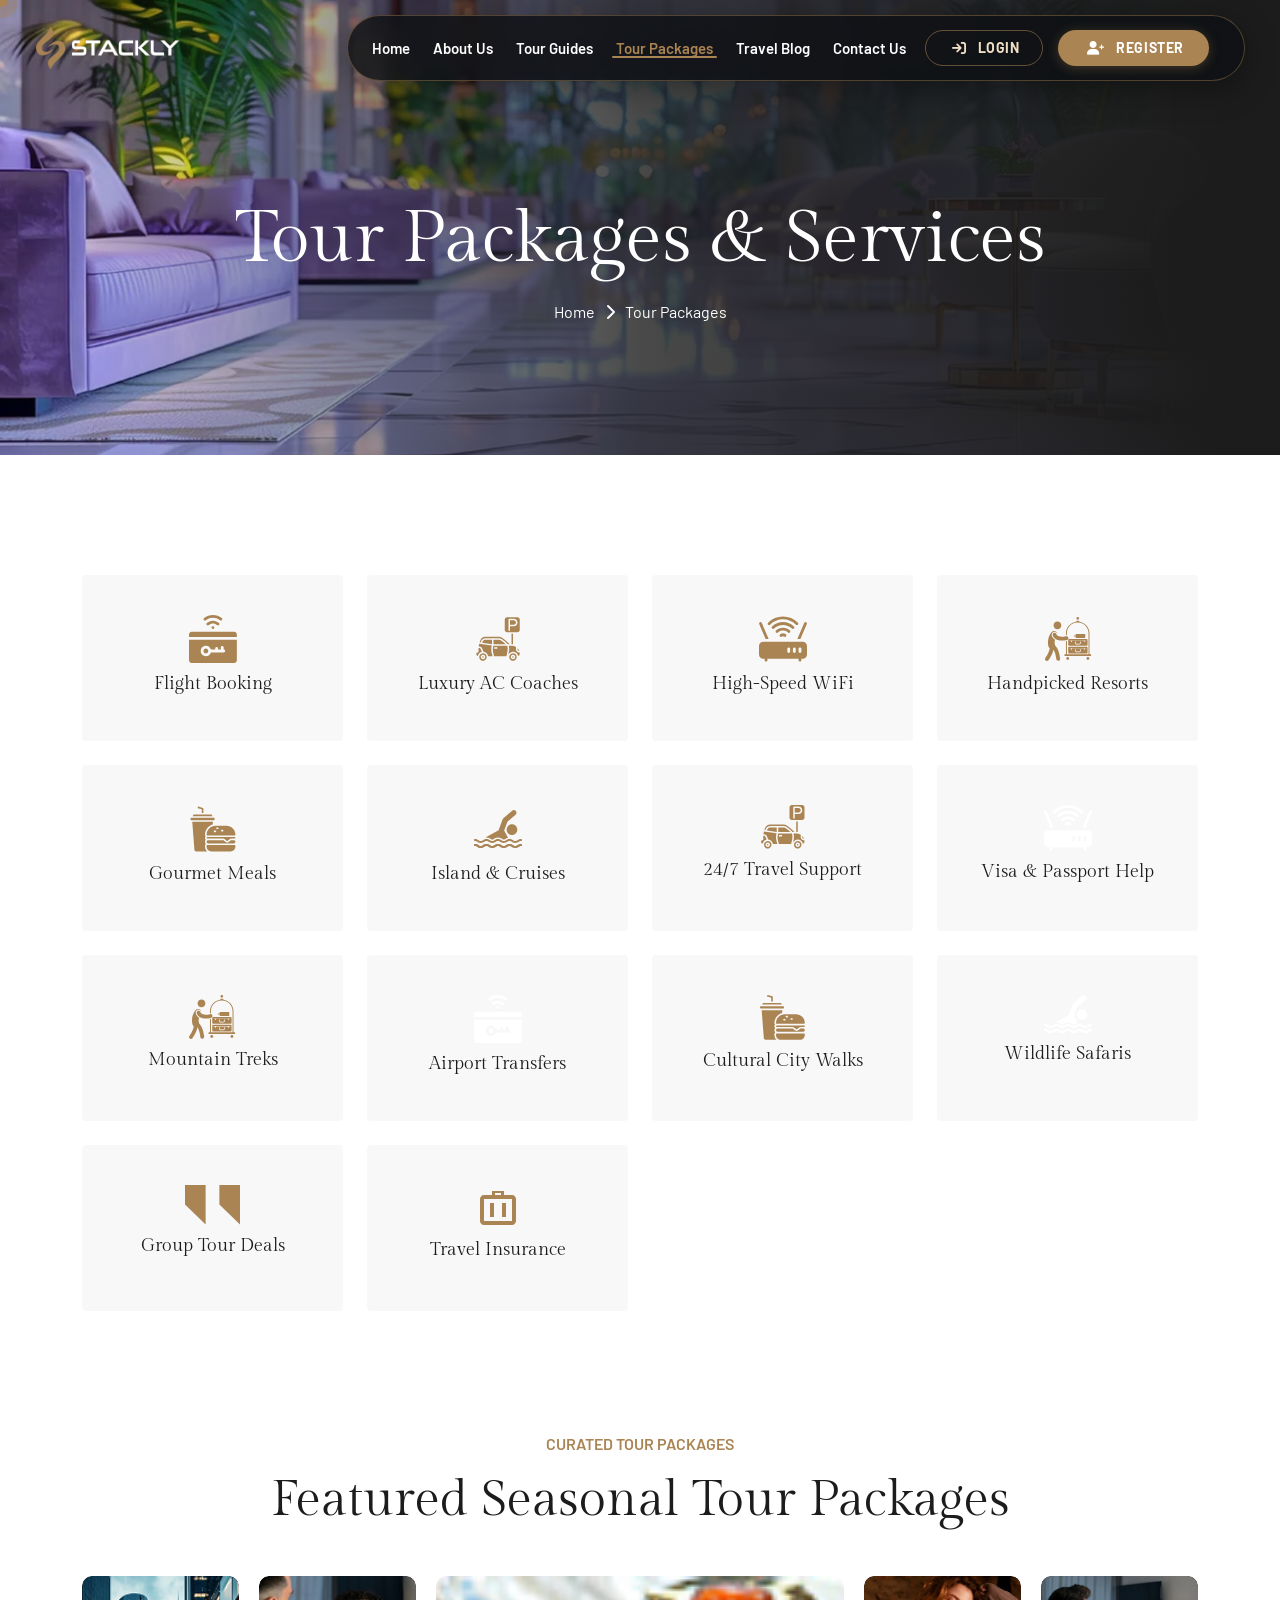
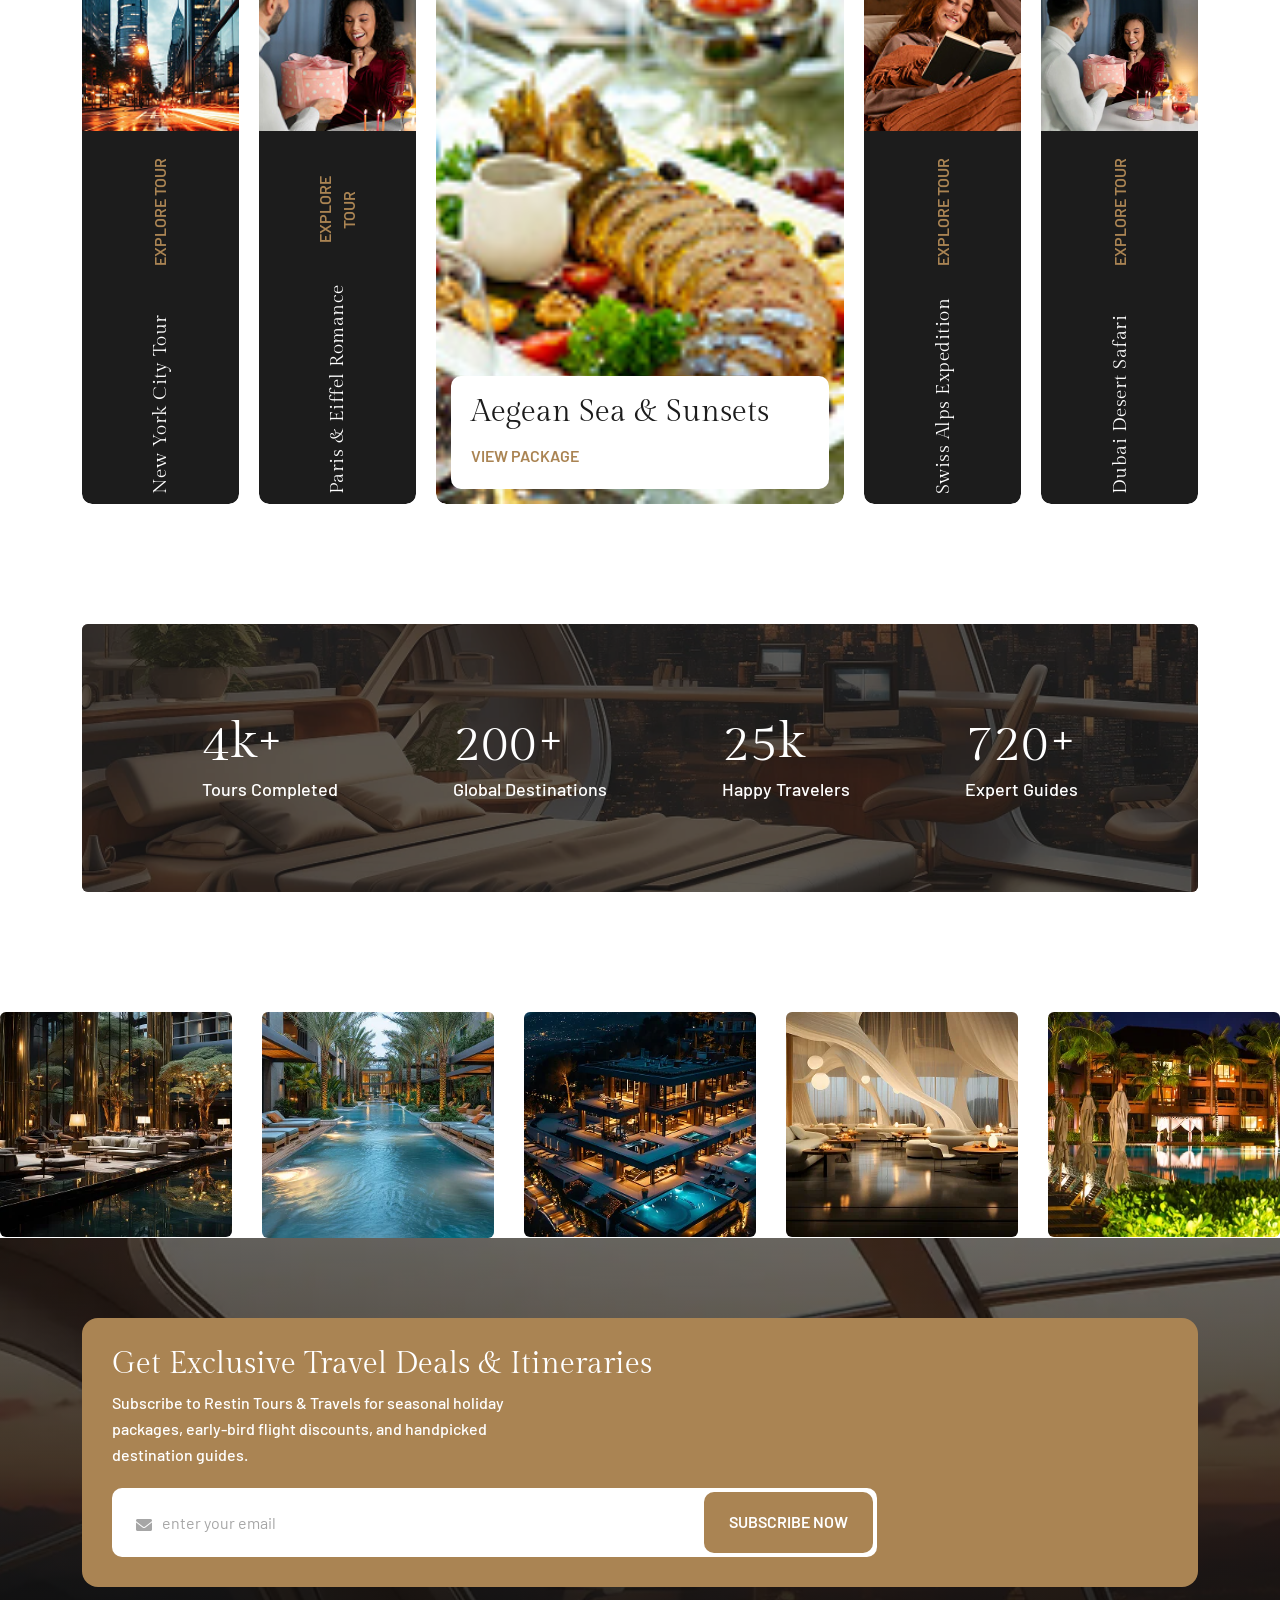
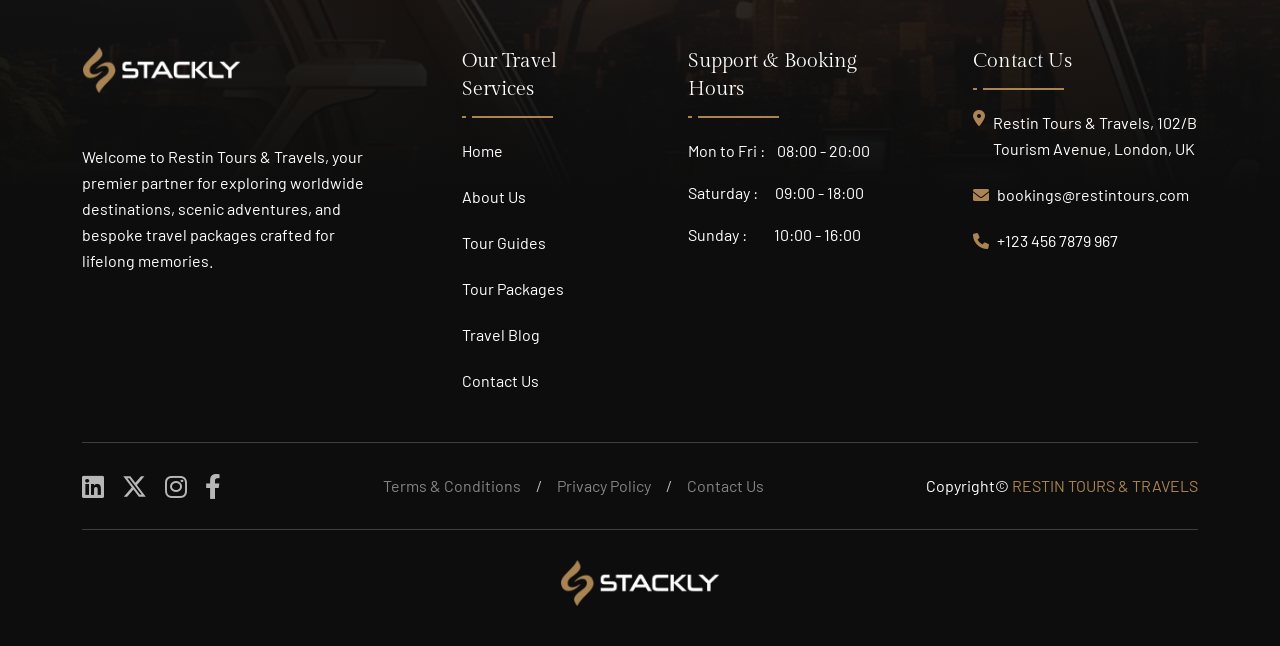
<file: services.html>
﻿<!DOCTYPE html>
<html lang="en">
    <!--<< Header Area >>-->
    <head>
        <!-- ========== Meta Tags ========== -->
        <meta charset="UTF-8">
        <meta http-equiv="X-UA-Compatible" content="IE=edge">
        <meta name="viewport" content="width=device-width, initial-scale=1">
        <meta name="author" content="Gramentheme">
        <meta name="description" content="Restin - Luxury Tours & Travels Agency - Best Tour Packages">
        <!-- ======== Page title ============ -->
        <title>Tour Packages & Services | Restin Tours & Travels</title>
        <!--<< Favcion >>-->
        <link rel="shortcut icon" href="assets/img/favicon.svg">
        <!--<< Bootstrap min.css >>-->
        <link rel="stylesheet" href="assets/css/bootstrap.min.css">
        <!--<< All Min Css >>-->
        <link rel="stylesheet" href="assets/css/all.min.css">
        <!--<< Animate.css >>-->
        <link rel="stylesheet" href="assets/css/animate.css">
        <!--<< Magnific Popup.css >>-->
        <link rel="stylesheet" href="assets/css/magnific-popup.css">
        <!--<< Mousecursor.css >>-->
        <link rel="stylesheet" href="assets/css/mousecursor.css">
        <!--<< MeanMenu.css >>-->
        <link rel="stylesheet" href="assets/css/meanmenu.css">
         <!--<< Odometer.css >>-->
        <link rel="stylesheet" href="assets/css/odometer.css">
        <!--<< Swiper Bundle.css >>-->
        <link rel="stylesheet" href="assets/css/swiper-bundle.min.css">
        <!--<< Nice Select.css >>-->
        <link rel="stylesheet" href="assets/css/nice-select.css">
        <!--<< Main.css >>-->
        <link rel="stylesheet" href="assets/css/main.css">
        <!--<< Auth Custom.css >>-->
        <link rel="stylesheet" href="assets/css/auth-custom.css">
    </head>
    <body>

       <!-- Preloader Start -->
        <div id="preloader">
        <div class="preloader-content">
            <img src="assets/img/logo/stackly-black.webp" alt="Tour Logo" class="preloader-logo">
            <div class="spinner"></div>
            <p>Planning your dream holiday...</p>
        </div>
        </div>
      <!-- Preloader End -->

        <!-- GT Back To Top Start -->
        <button id="back-top" class="back-to-top show">
            <i class="fa-regular fa-arrow-up"></i>
        </button>

        <!-- GT MouseCursor Start -->
        <div class="mouseCursor cursor-outer"></div>
        <div class="mouseCursor cursor-inner"></div>

         <!-- Offcanvas Area Start -->
        <div class="fix-area">
            <div class="offcanvas__info">
                <div class="offcanvas__wrapper">
                    <div class="offcanvas__content">
                        <div class="offcanvas__top mb-5 d-flex justify-content-between align-items-center">
                            <div class="offcanvas__logo">
                                <a href="index.html">
                                    <img src="assets/img/logo/stackly-black.webp" alt="logo-img">
                                </a>
                            </div>
                            <div class="offcanvas__close">
                                <button>
                                <i class="fas fa-times"></i>
                                </button>
                            </div>
                        </div>
                        <p class="text d-none d-xl-block">
                            Explore the world with curated vacation packages, breathtaking adventure tours, and 24/7 dedicated travel support.
                        </p>
                        <div class="mobile-menu fix mb-3"></div>
                        <div class="offcanvas__contact d-xl-block">
                            <h4 class="d-xl-block">Contact Info</h4>
                            <ul class="d-xl-block">
                                <li class="d-flex align-items-center">
                                    <div class="offcanvas__contact-icon">
                                        <i class="fal fa-map-marker-alt"></i>
                                    </div>
                                    <div class="offcanvas__contact-text">
                                        <a target="_blank" href="#">102/B Tourism Avenue, London, UK</a>
                                    </div>
                                </li>
                                <li class="d-flex align-items-center">
                                    <div class="offcanvas__contact-icon mr-15">
                                        <i class="fal fa-envelope"></i>
                                    </div>
                                    <div class="offcanvas__contact-text">
                                        <a href="mailto:bookings@restintours.com"><span class="mailto:bookings@restintours.com">bookings@restintours.com</span></a>
                                    </div>
                                </li>
                                <li class="d-flex align-items-center">
                                    <div class="offcanvas__contact-icon mr-15">
                                        <i class="fal fa-clock"></i>
                                    </div>
                                    <div class="offcanvas__contact-text">
                                        <a target="_blank" href="#">Mon - Sat: 08:00 AM - 08:00 PM</a>
                                    </div>
                                </li>
                                <li class="d-flex align-items-center">
                                    <div class="offcanvas__contact-icon mr-15">
                                        <i class="far fa-phone"></i>
                                    </div>
                                    <div class="offcanvas__contact-text">
                                        <a href="tel:+1234567879967">+123 456 7879 967</a>
                                    </div>
                                </li>
                            </ul>
                            <div class="social-icon d-flex align-items-center">
                                <a href="404.html"><i class="fab fa-facebook-f"></i></a>
                                <a href="404.html" aria-label="X"><i class="fa-brands fa-x-twitter"><svg xmlns="http://www.w3.org/2000/svg" viewBox="0 0 512 512"><path d="M389.2 48h70.6L305.6 224.2 487 464H345L233.7 318.6 106.5 464H35.8L200.7 275.5 26.8 48H172.4L272.9 180.9 389.2 48zM364.4 421.8h39.1L151.1 88h-42L364.4 421.8z"/></svg></i></a>
                                <a href="404.html"><i class="fab fa-youtube"></i></a>
                                <a href="404.html"><i class="fab fa-linkedin-in"></i></a>
                            </div>
                        </div>
                    </div>
                </div>
            </div>
        </div>
        <div class="offcanvas__overlay"></div>

        <!-- Header Section Start -->
        <header id="header-sticky" class="header-1">
            <div class="container-fluid">
                <div class="mega-menu-wrapper">
                    <div class="header-main">
                        <div class="header-left">
                            <div class="logo">
                                <a href="index.html" class="header-logo">
                                    <img src="assets/img/logo/stackly-white.webp" alt="logo-img">
                                </a>
                                <a href="index.html" class="header-logo-2">
                                    <img src="assets/img/logo/stackly-black.webp" alt="logo-img">
                                </a>
                            </div>
                        </div>
                        <div class="mean__menu-wrapper d-none d-xl-flex">
                            <div class="main-menu">
                                <nav id="mobile-menu">
                                    <ul>
                                        <li>
                                            <a href="index.html">Home</a>
                                        </li>
                                        <li>
                                            <a href="about.html">About Us</a>
                                        </li>
                                        <li>
                                            <a href="team.html">Tour Guides</a>
                                        </li>
                                        <li class="active">
                                            <a href="services.html">Tour Packages</a>
                                        </li>
                                        <li>
                                            <a href="blog.html">Travel Blog</a>
                                        </li>
                                        <li>
                                            <a href="contact.html">Contact Us</a>
                                        </li>
                                        <!-- Auth Links -->
                                        <li class="auth-guest-link">
                                            <a href="login.html" class="nav-auth-login"><i class="fa-solid fa-arrow-right-to-bracket me-1"></i> Login</a>
                                        </li>
                                        <li class="auth-guest-link">
                                            <a href="register.html" class="nav-auth-register"><i class="fa-solid fa-user-plus me-1"></i> Register</a>
                                        </li>
                                        <li class="auth-user-link dashboard-nav-item" style="display: none;">
                                            <a href="dashboard.html" class="dynamic-dashboard-link"><i class="fa-solid fa-gauge-high me-1"></i> <span class="dash-text">Dashboard</span></a>
                                        </li>
                                    </ul>
                                </nav>
                            </div>
                        </div> 
                        <div class="header-right d-flex justify-content-end align-items-center">
                            <div class="header__hamburger d-xl-none my-auto">
                                <div class="sidebar__toggle">
                                    <i class="fas fa-bars"></i>
                                </div>
                            </div>
                        </div>
                    </div>
                </div>
            </div>
        </header>

        <!--Breadcrumb-Wrapper Start -->
        <div class="breadcrumb-wrapper bg-cover" style="background-image: url('assets/img/breadcrumb.webp');">
            <div class="container">
                <div class="page-heading">
                    <div class="breadcrumb-sub-title">
                    <h1 class="text-white wow fadeInUp" data-wow-delay=".3s">Tour Packages & Services</h1>
                        </div>
                        <ul class="breadcrumb-items wow fadeInUp" data-wow-delay=".5s">
                            <li>
                            <a href="index.html">
                            Home
                            </a>
                        </li>
                        <li>
                            <i class="fa-solid fa-chevron-right"></i>
                        </li>
                        <li>
                            Tour Packages
                        </li>
                    </ul>
                </div>
            </div>
        </div>

        <!--Service Section Start -->
        <section class="service-section section-padding pb-0 fix">
            <div class="container">
                <div class="row g-4">
                    <div class="col-xxl-2 col-xl-3 col-lg-3 col-md-4 col-sm-6 tp_fade_anim" data-delay=".1" data-fade-from="left">
                        <div class="service-box-items">
                            <div class="icon">
                                <img src="assets/img/home-1/icon/08.svg" alt="img">
                            </div>
                            <h6>Flight Booking</h6>
                        </div>
                    </div>
                    <div class="col-xxl-2 col-xl-3 col-lg-3 col-md-4 col-sm-6 tp_fade_anim" data-delay=".2" data-fade-from="left">
                        <div class="service-box-items">
                            <div class="icon">
                                <img src="assets/img/home-1/icon/09.svg" alt="img">
                            </div>
                            <h6>Luxury AC Coaches</h6>
                        </div>
                    </div>
                    <div class="col-xxl-2 col-xl-3 col-lg-3 col-md-4 col-sm-6 tp_fade_anim" data-delay=".3" data-fade-from="left">
                        <div class="service-box-items">
                            <div class="icon">
                                <img src="assets/img/home-1/icon/10.svg" alt="img">
                            </div>
                            <h6>High-Speed WiFi</h6>
                        </div>
                    </div>
                    <div class="col-xxl-2 col-xl-3 col-lg-3 col-md-4 col-sm-6 tp_fade_anim" data-delay=".4" data-fade-from="left">
                        <div class="service-box-items">
                            <div class="icon">
                                <img src="assets/img/home-1/icon/11.svg" alt="img">
                            </div>
                            <h6>Handpicked Resorts</h6>
                        </div>
                    </div>
                    <div class="col-xxl-2 col-xl-3 col-lg-3 col-md-4 col-sm-6 tp_fade_anim" data-delay=".5" data-fade-from="left">
                        <div class="service-box-items">
                            <div class="icon">
                                <img src="assets/img/home-1/icon/12.svg" alt="img">
                            </div>
                            <h6>Gourmet Meals</h6>
                        </div>
                    </div>
                    <div class="col-xxl-2 col-xl-3 col-lg-3 col-md-4 col-sm-6 tp_fade_anim" data-delay=".6" data-fade-from="left">
                        <div class="service-box-items">
                            <div class="icon">
                                <img src="assets/img/home-1/icon/13.svg" alt="img">
                            </div>
                            <h6>Island & Cruises</h6>
                        </div>
                    </div>
                
                    <div class="col-xxl-2 col-xl-3 col-lg-3 col-md-4 col-sm-6 tp_fade_anim" data-delay=".1" data-fade-from="left">
                        <div class="service-box-items">
                            <div class="icon">
                                <img src="assets/img/home-1/icon/01.svg" alt="img">
                            </div>
                            <h6>24/7 Travel Support</h6>
                        </div>
                    </div>
                    <div class="col-xxl-2 col-xl-3 col-lg-3 col-md-4 col-sm-6 tp_fade_anim" data-delay=".2" data-fade-from="left">
                        <div class="service-box-items">
                            <div class="icon">
                                <img src="assets/img/home-1/icon/02.svg" alt="img">
                            </div>
                            <h6>Visa & Passport Help</h6>
                        </div>
                    </div>
                    <div class="col-xxl-2 col-xl-3 col-lg-3 col-md-4 col-sm-6 tp_fade_anim" data-delay=".3" data-fade-from="left">
                        <div class="service-box-items">
                            <div class="icon">
                                <img src="assets/img/home-1/icon/03.svg" alt="img">
                            </div>
                            <h6>Mountain Treks</h6>
                        </div>
                    </div>
                    <div class="col-xxl-2 col-xl-3 col-lg-3 col-md-4 col-sm-6 tp_fade_anim" data-delay=".4" data-fade-from="left">
                        <div class="service-box-items">
                            <div class="icon">
                                <img src="assets/img/home-1/icon/04.svg" alt="img">
                            </div>
                            <h6>Airport Transfers</h6>
                        </div>
                    </div>
                    <div class="col-xxl-2 col-xl-3 col-lg-3 col-md-4 col-sm-6 tp_fade_anim" data-delay=".5" data-fade-from="left">
                        <div class="service-box-items">
                            <div class="icon">
                                <img src="assets/img/home-1/icon/05.svg" alt="img">
                            </div>
                            <h6>Cultural City Walks</h6>
                        </div>
                    </div>
                    <div class="col-xxl-2 col-xl-3 col-lg-3 col-md-4 col-sm-6 tp_fade_anim" data-delay=".6" data-fade-from="left">
                        <div class="service-box-items">
                            <div class="icon">
                                <img src="assets/img/home-1/icon/06.svg" alt="img">
                            </div>
                            <h6>Wildlife Safaris</h6>
                        </div>
                    </div>
                    <div class="col-xxl-2 col-xl-3 col-lg-3 col-md-4 col-sm-6 tp_fade_anim" data-delay=".7" data-fade-from="left">
                        <div class="service-box-items">
                            <div class="icon">
                                <img src="assets/img/home-1/icon/07.svg" alt="img">
                            </div>
                            <h6>Group Tour Deals</h6>
                        </div>
                    </div>
                    <div class="col-xxl-2 col-xl-3 col-lg-3 col-md-4 col-sm-6 tp_fade_anim" data-delay=".8" data-fade-from="left">
                        <div class="service-box-items">
                            <div class="icon">
                                <img src="assets/img/home-1/icon/14.svg" alt="img">
                            </div>
                            <h6>Travel Insurance</h6>
                        </div>
                    </div>
</div>
            </div>
        </section>

        <!--Service-Offer Section Start -->
        <div class="service-offer-section section-padding fix">
        <div class="container">
            <div class="section-title text-center">
                <span class="sub-title wow fadeInUp">Curated Tour Packages</span>
                <h2 class="wow fadeInUp" data-wow-delay=".3s">
                    Featured Seasonal Tour Packages
                </h2>
            </div>
            <div class="service-wrapper">
                <div class="service-main-item">
                    <div class="service-item">
                        <div class="service-image">
                            <img src="assets/img/home-1/offer/radius-1.webp" alt="img">
                            </div>
                            <div class="service-content">
                                <h3>
                                    <a href="services.html">New York City Tour</a>
                                </h3>
                                <a href="services.html" class="btn">explore tour</a>
                            </div>
                        </div>
                        <div class="service-card-item">
                        <div class="services-image">
                            <img src="assets/img/home-1/dining/01.webp" alt="img">
                            <div class="content">
                                <h3>
                                    <a href="services.html">Manhattan & Broadway</a>
                                </h3>
                                <a href="services.html" class="views-btn">view package</a>
                            </div>
                        </div>
                    </div>
                </div>
                <div class="service-main-item">
                    <div class="service-item">
                        <div class="service-image">
                            <img src="assets/img/home-1/offer/radius-2.webp" alt="img">
                            </div>
                            <div class="service-content">
                                <h3>
                                    <a href="services.html">Paris & Eiffel Romance</a>
                                </h3>
                                <a href="services.html" class="btn">explore tour</a>
                            </div>
                        </div>
                        <div class="service-card-item">
                        <div class="services-image">
                            <img src="assets/img/home-1/dining/02.webp" alt="img">
                            <div class="content">
                                <h3>
                                    <a href="services.html">Romantic Seine River Tour</a>
                                </h3>
                                <a href="services.html" class="views-btn">view package</a>
                            </div>
                        </div>
                    </div>
                </div>
                <div class="service-main-item active">
                    <div class="service-item">
                        <div class="service-image">
                            <img src="assets/img/home-1/offer/radius-5.webp" alt="img">
                            </div>
                            <div class="service-content">
                                <h3>
                                    <a href="services.html">Santorini Island Tour</a>
                                </h3>
                                <a href="services.html" class="btn">explore tour</a>
                            </div>
                        </div>
                        <div class="service-card-item">
                        <div class="services-image">
                            <img src="assets/img/home-1/dining/03.webp" alt="img">
                            <div class="content">
                                <h3>
                                    <a href="services.html">Aegean Sea & Sunsets</a>
                                </h3>
                                <a href="services.html" class="views-btn">view package</a>
                            </div>
                        </div>
                    </div>
                </div>
                <div class="service-main-item">
                    <div class="service-item">
                        <div class="service-image">
                            <img src="assets/img/home-1/offer/radius-3.webp" alt="img">
                            </div>
                            <div class="service-content">
                                <h3>
                                    <a href="services.html">Swiss Alps Expedition</a>
                                </h3>
                                <a href="services.html" class="btn">explore tour</a>
                            </div>
                        </div>
                        <div class="service-card-item">
                        <div class="services-image">
                            <img src="assets/img/home-1/dining/04.webp" alt="img">
                            <div class="content">
                                <h3>
                                    <a href="services.html">Glacier Express & Peaks</a>
                                </h3>
                                <a href="services.html" class="views-btn">view package</a>
                            </div>
                        </div>
                    </div>
                </div>
                <div class="service-main-item">
                    <div class="service-item">
                        <div class="service-image">
                            <img src="assets/img/home-1/offer/radius-6.webp" alt="img">
                            </div>
                            <div class="service-content">
                                <h3>
                                    <a href="services.html">Dubai Desert Safari</a>
                                </h3>
                                <a href="services.html" class="btn">explore tour</a>
                            </div>
                        </div>
                        <div class="service-card-item">
                        <div class="services-image">
                            <img src="assets/img/home-1/dining/05.webp" alt="img">
                            <div class="content">
                                <h3>
                                    <a href="services.html">Dune Bashing & Marina</a>
                                </h3>
                                <a href="services.html" class="views-btn">view package</a>
                            </div>
                        </div>
                    </div>
                </div>
            </div>
        </div>
        </div>
                
        <!--Service-Bg Section Start -->
        <section class="service-bg-section section-padding fix pt-0">
            <div class="container">
            <div class="bg-image-2 bg-cover" style="background-image: url(assets/img/home-2/feature/02.webp);">
                <div class="counter-wrapper">
                    <div class="counter-content">
                        <h2><span class="odometer" data-count="4">00</span>k+</h2>
                        <p>Tours Completed</p>
                    </div>
                    <div class="counter-content">
                        <h2><span class="odometer" data-count="200">00</span>+</h2>
                        <p>Global Destinations</p>
                    </div>
                    <div class="counter-content">
                        <h2><span class="odometer" data-count="25">00</span>k</h2>
                        <p>Happy Travelers</p>
                    </div>
                    <div class="counter-content">
                        <h2><span class="odometer" data-count="720">00</span>+</h2>
                        <p>Expert Guides</p>
                    </div>
                </div>
            </div>
            </div>
        </section>
               
        <!--Instagram Section Start -->
        <div class="instagram-section-2 fix">
        <div class="swiper instagram-banner-slider">
            <div class="swiper-wrapper">
                <div class="swiper-slide">
                    <div class="instagram-banner-items">
                        <div class="banner-image">
                            <img src="assets/img/home-1/instagram/01.webp" alt="insta-img">
                            <a href="404.html" class="icon">
                                <i class="fa-brands fa-instagram"></i>
                            </a>
                        </div>
                    </div>
                </div>
                <div class="swiper-slide">
                    <div class="instagram-banner-items">
                        <div class="banner-image">
                            <img src="assets/img/home-1/instagram/02.webp" alt="insta-img">
                            <a href="404.html" class="icon">
                                <i class="fa-brands fa-instagram"></i>
                            </a>
                        </div>
                    </div>
                </div>
                    <div class="swiper-slide">
                    <div class="instagram-banner-items">
                        <div class="banner-image">
                            <img src="assets/img/home-1/instagram/03.webp" alt="insta-img">
                            <a href="404.html" class="icon">
                                <i class="fa-brands fa-instagram"></i>
                            </a>
                        </div>
                    </div>
                </div>
                <div class="swiper-slide">
                    <div class="instagram-banner-items">
                        <div class="banner-image">
                            <img src="assets/img/home-1/instagram/04.webp" alt="insta-img">
                            <a href="404.html" class="icon">
                                <i class="fa-brands fa-instagram"></i>
                            </a>
                        </div>
                    </div>
                </div>
                <div class="swiper-slide">
                    <div class="instagram-banner-items">
                        <div class="banner-image">
                            <img src="assets/img/home-1/instagram/05.webp" alt="insta-img">
                            <a href="404.html" class="icon">
                                <i class="fa-brands fa-instagram"></i>
                            </a>
                        </div>
                    </div>
                </div>
                <div class="swiper-slide">
                    <div class="instagram-banner-items">
                        <div class="banner-image">
                            <img src="assets/img/home-1/instagram/06.webp" alt="insta-img">
                            <a href="404.html" class="icon">
                                <i class="fa-brands fa-instagram"></i>
                            </a>
                        </div>
                    </div>
                </div>
            </div>
        </div>
        </div>

        <!--Footer Section Start -->
        <footer class="footer-section fix bg-cover" style="background-image: url(assets/img/home-1/footer.webp);">
        <div class="container">
            <div class="footer-newsletter">
                <div class="newsletter-content">
                    <h3>Get Exclusive Travel Deals & Itineraries</h3>
                    <p>Subscribe to Restin Tours & Travels for seasonal holiday packages, early-bird flight discounts, and handpicked destination guides.</p>
                </div>
                <form action="#">
                    <div class="form-clt">
                        <i class="fa-solid fa-envelope"></i>
                        <input type="text" name="email" id="email" placeholder="enter your email">
                        <button type="submit" class="theme-btn">
                            subscribe now
                        </button>
                    </div> 
                </form>
            </div>
            <div class="footer-widget-wrapper">
                <div class="row">
                    <div class="col-xl-4 col-md-6 col-lg-3 wow fadeInUp" data-wow-delay=".2s">
                        <div class="single-footer-widget">
                            <div class="widget-head mb-4">
                                <a href="index.html" class="footer-widget-logo">
                                    <img src="assets/img/logo/stackly-white.webp" alt="Stackly Logo">
                                </a>
                            </div>
                            <div class="footer-content">
                                <p>
                                    Welcome to Restin Tours & Travels, your premier partner for exploring worldwide destinations, scenic adventures, and bespoke travel packages crafted for lifelong memories.
                                </p>
                            </div>
                        </div>
                    </div>
                    <div class="col-xl-2 col-md-6 col-lg-3 wow fadeInUp" data-wow-delay=".4s">
                        <div class="single-footer-widget">
                            <div class="widget-title">
                                <h5>Our Travel Services</h5>
                            </div>
                            <ul class="list">
                                <li>
                                    <a href="index.html">Home</a>
                                </li>
                                <li>
                                    <a href="about.html">About Us</a>
                                </li>
                                <li>
                                    <a href="team.html">Tour Guides</a>
                                </li>
                                <li>
                                    <a href="services.html">Tour Packages</a>
                                </li>
                                <li>
                                    <a href="blog.html">Travel Blog</a>
                                </li>
                                <li>
                                    <a href="contact.html">Contact Us</a>
                                </li>
                            </ul>
                        </div>
                    </div>
                    <div class="col-xl-3 ps-lg-5 col-md-6 col-lg-3 wow fadeInUp" data-wow-delay=".6s">
                        <div class="single-footer-widget">
                            <div class="widget-title">
                                <h5>Support & Booking Hours</h5>
                            </div>
                            <ul class="date-list">
                                <li>
                                    Mon to Fri : <span class="style-1">08:00 - 20:00</span>
                                </li>
                                <li>
                                    Saturday : <span>09:00 - 18:00</span>
                                </li>
                                <li>
                                    Sunday : <span class="style-3">10:00 - 16:00</span>
                                </li>
                            </ul>
                        </div>
                    </div>
                    <div class="col-xl-3 ps-lg-5 col-md-6 col-lg-3 wow fadeInUp" data-wow-delay=".8s">
                        <div class="single-footer-widget">
                            <div class="widget-title">
                                <h5>Contact Us</h5>
                            </div>
                            <ul class="contact-item">
                                <li>
                                    <i class="fa-solid fa-location-dot"></i>
                                    Restin Tours & Travels, 102/B Tourism Avenue, London, UK
                                </li>
                                <li class="style-2">
                                    <i class="fa-solid fa-envelope"></i>
                                    <a href="mailto:bookings@restintours.com">bookings@restintours.com</a>
                                </li>
                                <li class="style-2">
                                    <i class="fa-solid fa-phone"></i>
                                    <a href="tel:+1234567879967">+123 456 7879 967</a>
                                </li>
                            </ul>
                        </div>
                    </div>
                </div>
            </div>
            <div class="footer-bottom">
                <div class="footer-wrapper">
                    <div class="social-icon wow fadeInLeft" data-wow-delay=".3s">
                        <a href="404.html"><i class="fa-brands fa-linkedin"></i></a>
                        <a href="404.html" aria-label="X"><i class="fa-brands fa-x-twitter"><svg xmlns="http://www.w3.org/2000/svg" viewBox="0 0 512 512"><path d="M389.2 48h70.6L305.6 224.2 487 464H345L233.7 318.6 106.5 464H35.8L200.7 275.5 26.8 48H172.4L272.9 180.9 389.2 48zM364.4 421.8h39.1L151.1 88h-42L364.4 421.8z"/></svg></i></a>
                        <a href="404.html"><i class="fa-brands fa-instagram"></i></a>
                        <a href="404.html"><i class="fa-brands fa-facebook-f"></i></a>
                    </div>
                    <ul class="footer-list wow fadeInUp" data-wow-delay=".5s">
                        <li>
                            <a href="contact.html">Terms & Conditions</a>
                        </li>
                        <li>/</li>
                        <li>
                            <a href="contact.html">Privacy Policy</a>
                        </li>
                        <li>/</li>
                        <li>
                            <a href="contact.html">Contact Us</a>
                        </li>
                    </ul>
                    <p class="wow fadeInRight" data-wow-delay=".7s">Copyright© <span>Restin Tours & Travels</span></p>
                </div>
                <a href="index.html" class="footer-logo">
                    <img src="assets/img/logo/stackly-white.webp" alt="Stackly Logo">
                </a>
            </div>
        </div>
        </footer>
        

        <!--<< All JS Plugins >>-->
        <script src="assets/js/jquery-3.7.1.min.js"></script>
         <!--<< Ripple-Min Js >>-->
        <script src="assets/js/jquery.ripples-min.js"></script>
        <!--<< Viewport Js >>-->
        <script src="assets/js/viewport.jquery.js"></script>
        <!--<< Bootstrap Js >>-->
        <script src="assets/js/bootstrap.bundle.min.js"></script>
        <!--<< nice-selec Js >>-->
        <script src="assets/js/jquery.nice-select.min.js"></script>
        <!--<< Waypoints Js >>-->
        <script src="assets/js/jquery.waypoints.js"></script>
         <!--<< Odometer Js >>-->
        <script src="assets/js/odometer.min.js"></script>
        <!--<< Swiper Slider Js >>-->
        <script src="assets/js/swiper-bundle.min.js"></script>
        <!--<< MeanMenu Js >>-->
        <script src="assets/js/jquery.meanmenu.min.js"></script>
        <!--<< Magnific Popup Js >>-->
        <script src="assets/js/jquery.magnific-popup.min.js"></script>
        <!--<< Wow Animation Js >>-->
        <script src="assets/js/wow.min.js"></script>
        <!--<< Main.js >>-->
        <script src="assets/js/main.js"></script>
        <!--<< Restin Auth.js >>-->
        <script src="assets/js/auth.js"></script>
    </body>
</html>
</file>
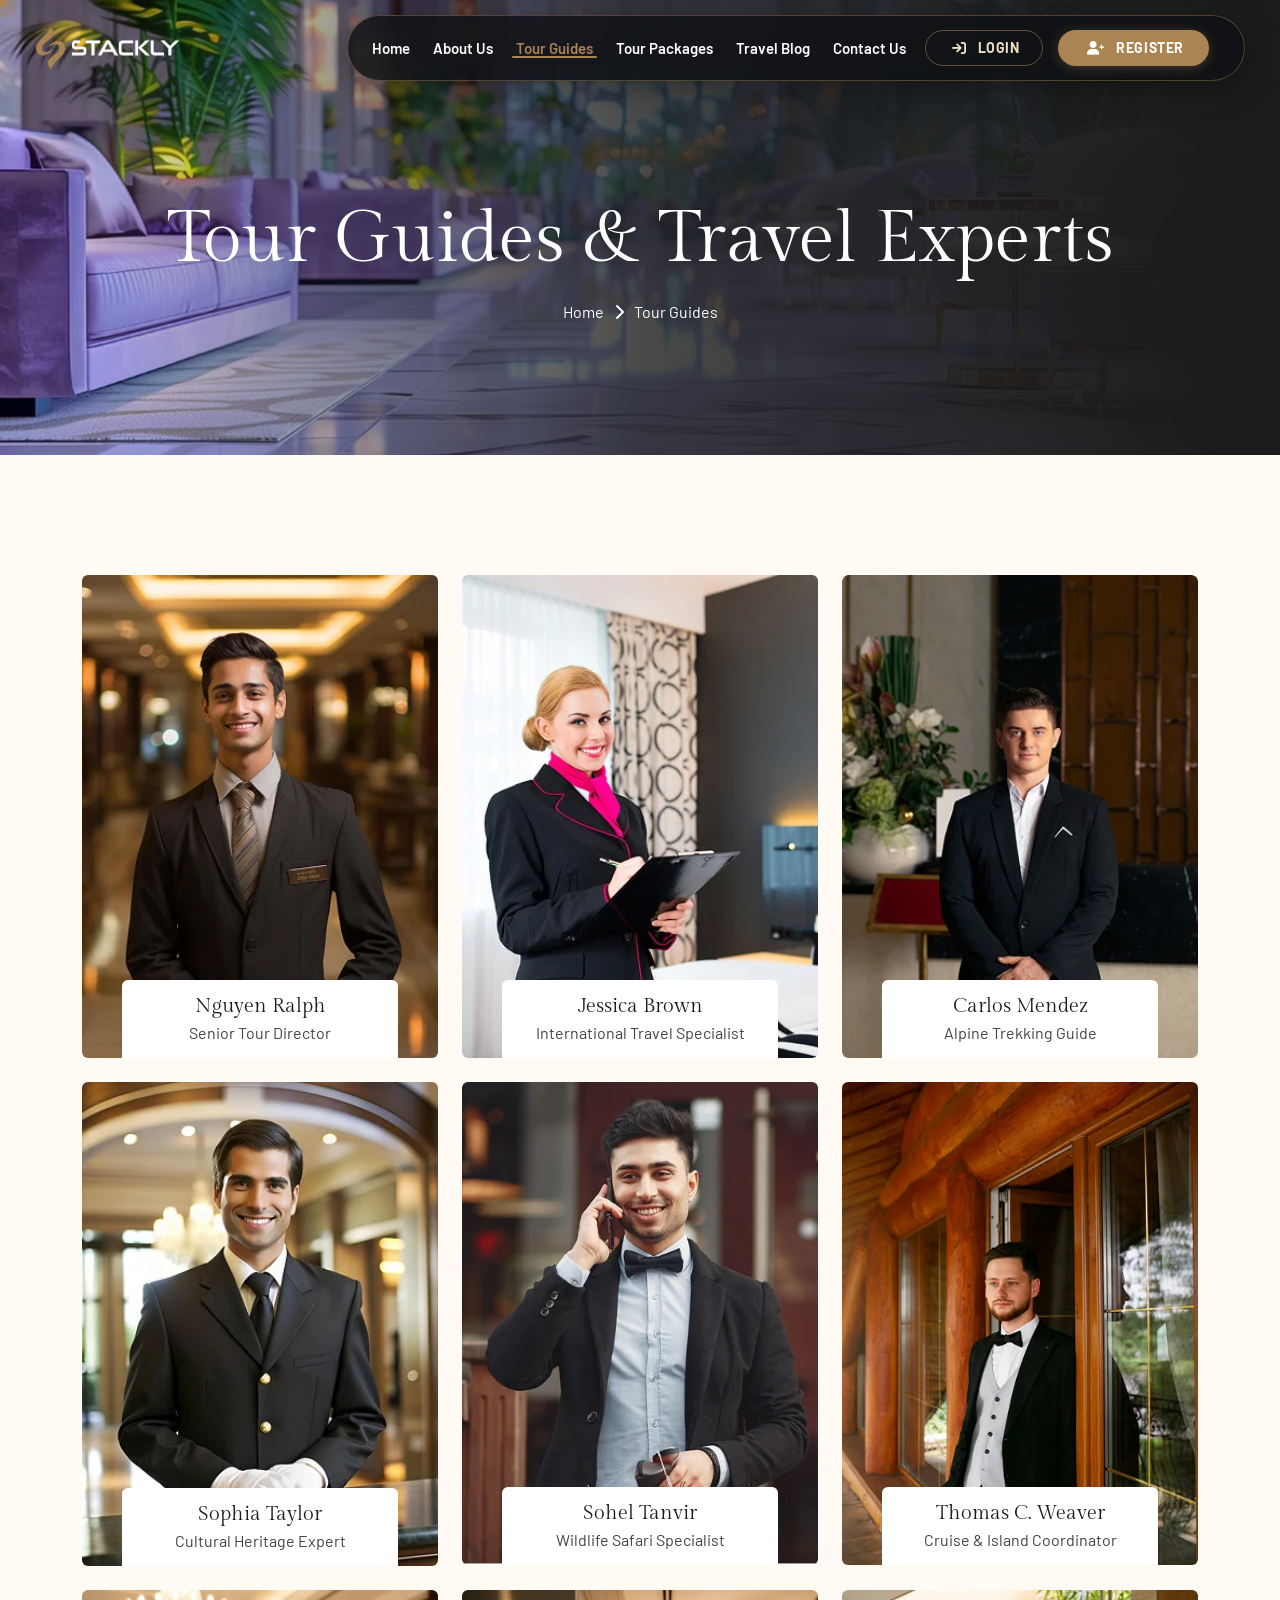
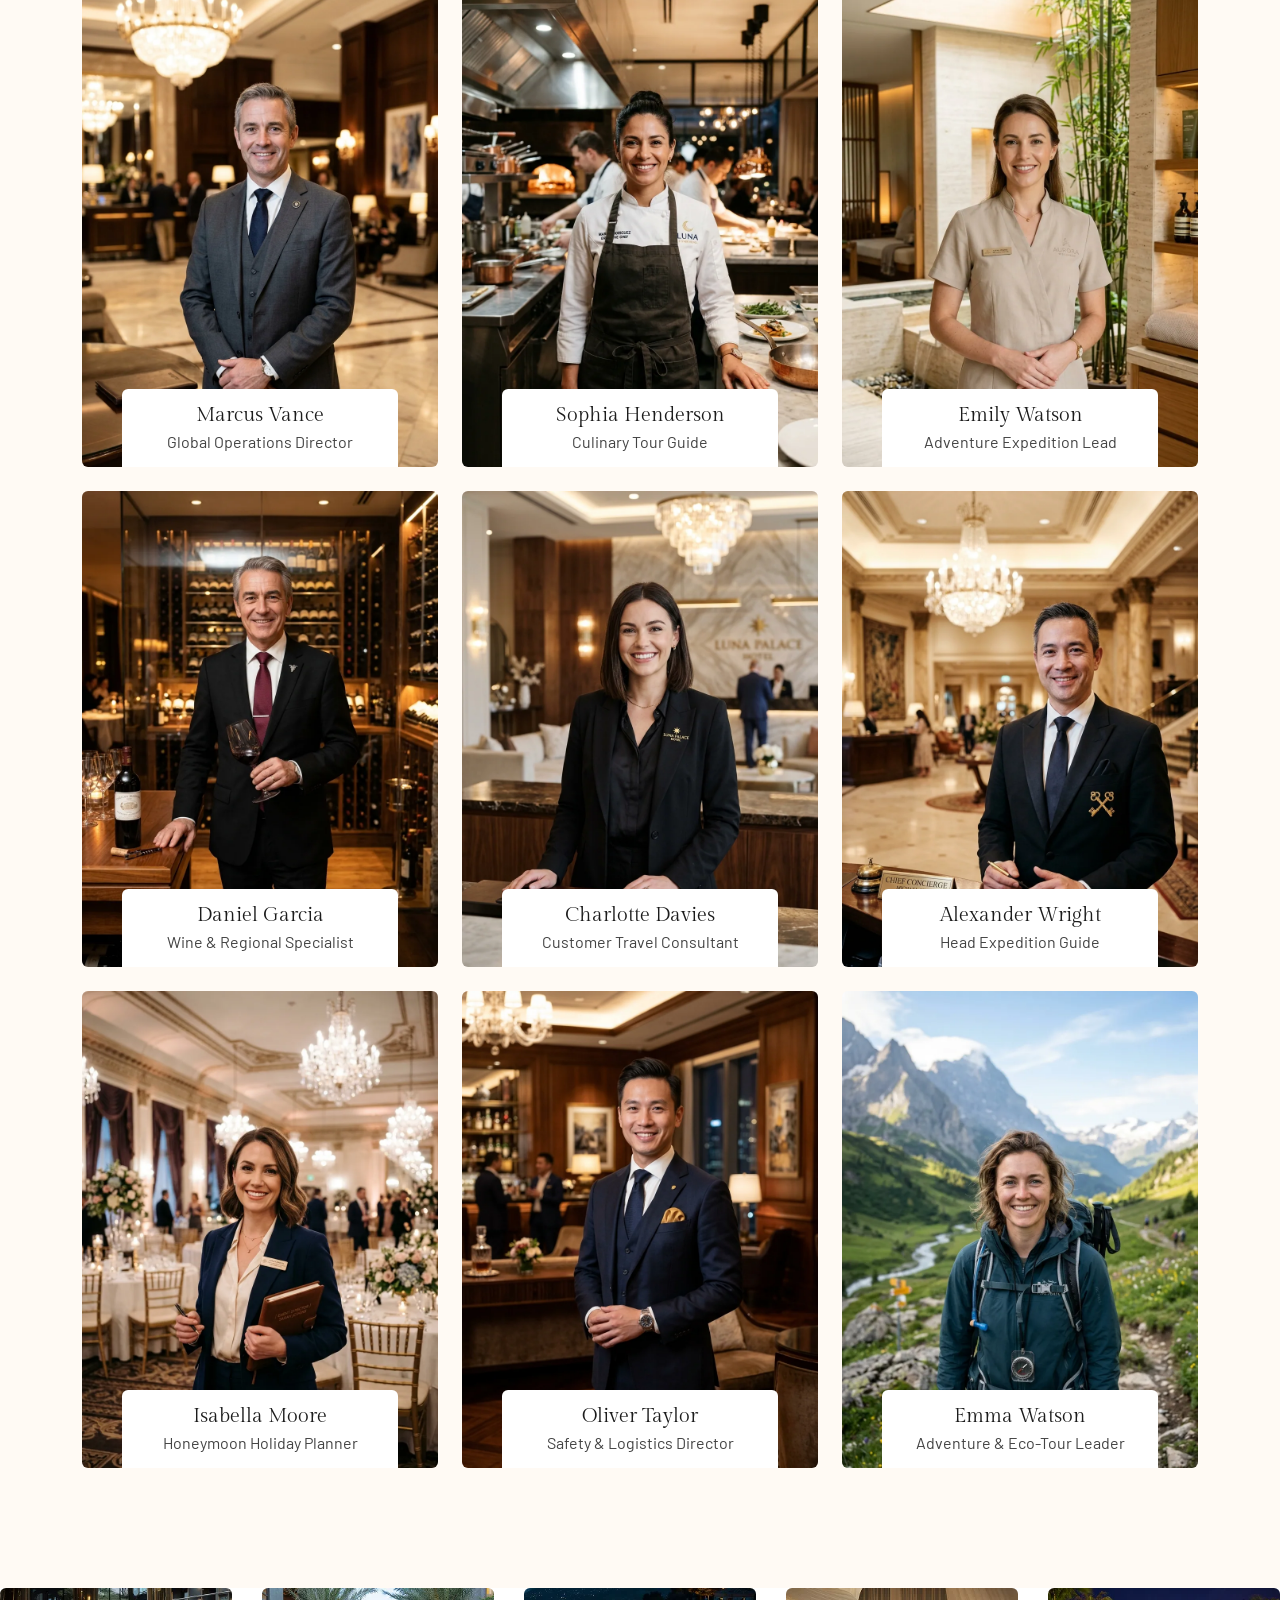
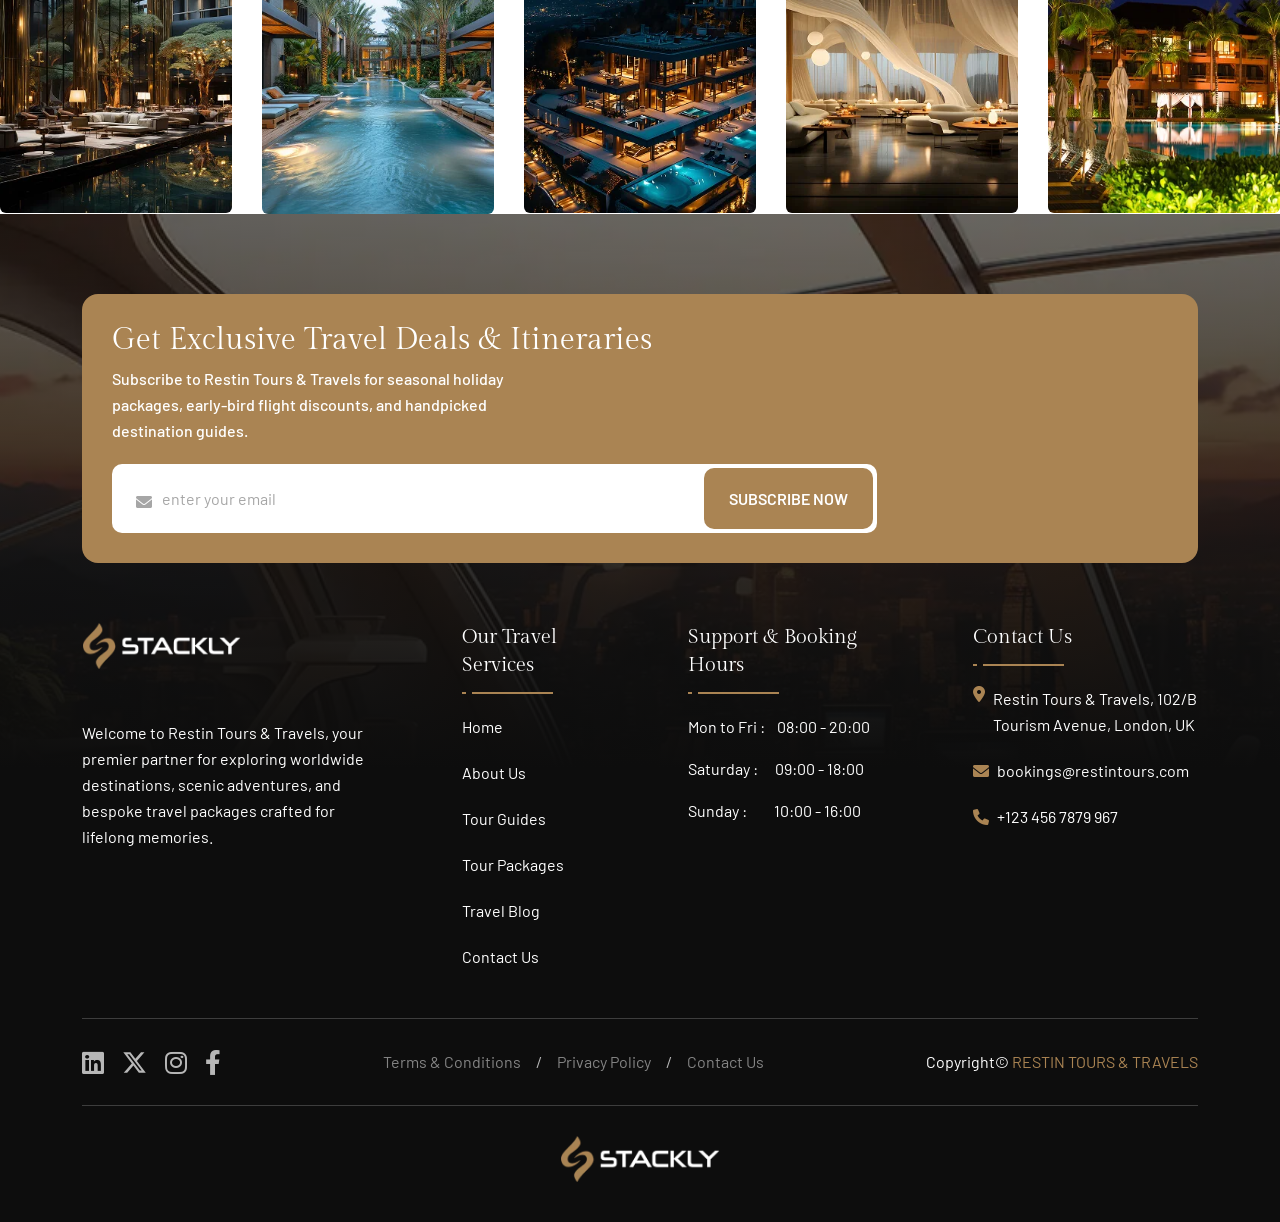
<file: team.html>
﻿<!DOCTYPE html>
<html lang="en">
    <!--<< Header Area >>-->
    <head>
        <!-- ========== Meta Tags ========== -->
        <meta charset="UTF-8">
        <meta http-equiv="X-UA-Compatible" content="IE=edge">
        <meta name="viewport" content="width=device-width, initial-scale=1">
        <meta name="author" content="Gramentheme">
        <meta name="description" content="Restin - Luxury Tours & Travels Agency - Tour Guides & Travel Experts">
        <!-- ======== Page title ============ -->
        <title>Tour Guides & Travel Experts | Restin Tours & Travels</title>
        <!--<< Favcion >>-->
        <link rel="shortcut icon" href="assets/img/favicon.svg">
        <!--<< Bootstrap min.css >>-->
        <link rel="stylesheet" href="assets/css/bootstrap.min.css">
        <!--<< All Min Css >>-->
        <link rel="stylesheet" href="assets/css/all.min.css">
        <!--<< Animate.css >>-->
        <link rel="stylesheet" href="assets/css/animate.css">
        <!--<< Magnific Popup.css >>-->
        <link rel="stylesheet" href="assets/css/magnific-popup.css">
        <!--<< Mousecursor.css >>-->
        <link rel="stylesheet" href="assets/css/mousecursor.css">
        <!--<< MeanMenu.css >>-->
        <link rel="stylesheet" href="assets/css/meanmenu.css">
         <!--<< Odometer.css >>-->
        <link rel="stylesheet" href="assets/css/odometer.css">
        <!--<< Swiper Bundle.css >>-->
        <link rel="stylesheet" href="assets/css/swiper-bundle.min.css">
        <!--<< Nice Select.css >>-->
        <link rel="stylesheet" href="assets/css/nice-select.css">
        <!--<< Main.css >>-->
        <link rel="stylesheet" href="assets/css/main.css">
        <!--<< Auth Custom.css >>-->
        <link rel="stylesheet" href="assets/css/auth-custom.css">
    </head>
    <body>

       <!-- Preloader Start -->
        <div id="preloader">
        <div class="preloader-content">
            <img src="assets/img/logo/stackly-black.webp" alt="Tour Logo" class="preloader-logo">
            <div class="spinner"></div>
            <p>Planning your dream holiday...</p>
        </div>
        </div>
      <!-- Preloader End -->

        
        <!-- GT Back To Top Start -->
        <button id="back-top" class="back-to-top show">
            <i class="fa-regular fa-arrow-up"></i>
        </button>

        <!-- GT MouseCursor Start -->
        <div class="mouseCursor cursor-outer"></div>
        <div class="mouseCursor cursor-inner"></div>

         <!-- Offcanvas Area Start -->
        <div class="fix-area">
            <div class="offcanvas__info">
                <div class="offcanvas__wrapper">
                    <div class="offcanvas__content">
                        <div class="offcanvas__top mb-5 d-flex justify-content-between align-items-center">
                            <div class="offcanvas__logo">
                                <a href="index.html">
                                    <img src="assets/img/logo/stackly-black.webp" alt="logo-img">
                                </a>
                            </div>
                            <div class="offcanvas__close">
                                <button>
                                <i class="fas fa-times"></i>
                                </button>
                            </div>
                        </div>
                        <p class="text d-none d-xl-block">
                            Explore the world with curated vacation packages, breathtaking adventure tours, and 24/7 dedicated travel support.
                        </p>
                        <div class="mobile-menu fix mb-3"></div>
                        <div class="offcanvas__contact d-xl-block">
                            <h4 class="d-xl-block">Contact Info</h4>
                            <ul class="d-xl-block">
                                <li class="d-flex align-items-center">
                                    <div class="offcanvas__contact-icon">
                                        <i class="fal fa-map-marker-alt"></i>
                                    </div>
                                    <div class="offcanvas__contact-text">
                                        <a target="_blank" href="#">102/B Tourism Avenue, London, UK</a>
                                    </div>
                                </li>
                                <li class="d-flex align-items-center">
                                    <div class="offcanvas__contact-icon mr-15">
                                        <i class="fal fa-envelope"></i>
                                    </div>
                                    <div class="offcanvas__contact-text">
                                        <a href="mailto:bookings@restintours.com"><span class="mailto:bookings@restintours.com">bookings@restintours.com</span></a>
                                    </div>
                                </li>
                                <li class="d-flex align-items-center">
                                    <div class="offcanvas__contact-icon mr-15">
                                        <i class="fal fa-clock"></i>
                                    </div>
                                    <div class="offcanvas__contact-text">
                                        <a target="_blank" href="#">Mon - Sat: 08:00 AM - 08:00 PM</a>
                                    </div>
                                </li>
                                <li class="d-flex align-items-center">
                                    <div class="offcanvas__contact-icon mr-15">
                                        <i class="far fa-phone"></i>
                                    </div>
                                    <div class="offcanvas__contact-text">
                                        <a href="tel:+1234567879967">+123 456 7879 967</a>
                                    </div>
                                </li>
                            </ul>
                            <div class="social-icon d-flex align-items-center">
                                <a href="404.html"><i class="fab fa-facebook-f"></i></a>
                                <a href="404.html" aria-label="X"><i class="fa-brands fa-x-twitter"><svg xmlns="http://www.w3.org/2000/svg" viewBox="0 0 512 512"><path d="M389.2 48h70.6L305.6 224.2 487 464H345L233.7 318.6 106.5 464H35.8L200.7 275.5 26.8 48H172.4L272.9 180.9 389.2 48zM364.4 421.8h39.1L151.1 88h-42L364.4 421.8z"/></svg></i></a>
                                <a href="404.html"><i class="fab fa-youtube"></i></a>
                                <a href="404.html"><i class="fab fa-linkedin-in"></i></a>
                            </div>
                        </div>
                    </div>
                </div>
            </div>
        </div>
        <div class="offcanvas__overlay"></div>

        <!-- Header Section Start -->
        <header id="header-sticky" class="header-1">
            <div class="container-fluid">
                <div class="mega-menu-wrapper">
                    <div class="header-main">
                        <div class="header-left">
                            <div class="logo">
                                <a href="index.html" class="header-logo">
                                    <img src="assets/img/logo/stackly-white.webp" alt="logo-img">
                                </a>
                                <a href="index.html" class="header-logo-2">
                                    <img src="assets/img/logo/stackly-black.webp" alt="logo-img">
                                </a>
                            </div>
                        </div>
                        <div class="mean__menu-wrapper d-none d-xl-flex">
                            <div class="main-menu">
                                <nav id="mobile-menu">
                                    <ul>
                                        <li>
                                            <a href="index.html">Home</a>
                                        </li>
                                        <li>
                                            <a href="about.html">About Us</a>
                                        </li>
                                        <li class="active">
                                            <a href="team.html">Tour Guides</a>
                                        </li>
                                        <li>
                                            <a href="services.html">Tour Packages</a>
                                        </li>
                                        <li>
                                            <a href="blog.html">Travel Blog</a>
                                        </li>
                                        <li>
                                            <a href="contact.html">Contact Us</a>
                                        </li>
                                        <!-- Auth Links -->
                                        <li class="auth-guest-link">
                                            <a href="login.html" class="nav-auth-login"><i class="fa-solid fa-arrow-right-to-bracket me-1"></i> Login</a>
                                        </li>
                                        <li class="auth-guest-link">
                                            <a href="register.html" class="nav-auth-register"><i class="fa-solid fa-user-plus me-1"></i> Register</a>
                                        </li>
                                        <li class="auth-user-link dashboard-nav-item" style="display: none;">
                                            <a href="dashboard.html" class="dynamic-dashboard-link"><i class="fa-solid fa-gauge-high me-1"></i> <span class="dash-text">Dashboard</span></a>
                                        </li>
                                    </ul>
                                </nav>
                            </div>
                        </div> 
                        <div class="header-right d-flex justify-content-end align-items-center">
                            <div class="header__hamburger d-xl-none my-auto">
                                <div class="sidebar__toggle">
                                    <i class="fas fa-bars"></i>
                                </div>
                            </div>
                        </div>
                    </div>
                </div>
            </div>
        </header>

        <!-- Breadcrumb-wrapper  Start -->
        <div class="breadcrumb-wrapper bg-cover" style="background-image: url('assets/img/breadcrumb.webp');">
            <div class="container">
                <div class="page-heading">
                    <div class="breadcrumb-sub-title">
                    <h1 class="text-white wow fadeInUp" data-wow-delay=".3s">Tour Guides & Travel Experts</h1>
                        </div>
                        <ul class="breadcrumb-items wow fadeInUp" data-wow-delay=".5s">
                            <li>
                            <a href="index.html">
                            Home
                            </a>
                        </li>
                        <li>
                            <i class="fa-solid fa-chevron-right"></i>
                        </li>
                        <li>
                            Tour Guides
                        </li>
                    </ul>
                </div>
            </div>
        </div>

        <!--Team Section Start -->
        <section class="team-section section-padding fix section-bg">
        <div class="container">
            <div class="row g-4">
                <div class="col-xl-4 col-lg-6 col-md-6">
                        <div class="team-card-item mt-0">
                        <div class="team-image">
                            <img src="assets/img/home-2/team/01.webp" alt="img">
                            <div class="social-icon">
                                <a href="404.html"><i class="fa-brands fa-instagram"></i></a>
                                <a href="404.html"><i class="fa-brands fa-facebook-f"></i></a>
                                <a href="404.html" aria-label="X"><i class="fa-brands fa-x-twitter"><svg xmlns="http://www.w3.org/2000/svg" viewBox="0 0 512 512"><path d="M389.2 48h70.6L305.6 224.2 487 464H345L233.7 318.6 106.5 464H35.8L200.7 275.5 26.8 48H172.4L272.9 180.9 389.2 48zM364.4 421.8h39.1L151.1 88h-42L364.4 421.8z"/></svg></i></a>
                            </div>
                            <div class="team-content">
                                <h5>
                                    <a href="team.html">Nguyen Ralph</a>
                                </h5>
                                <p>Senior Tour Director</p>
                            </div>
                        </div>
                    </div>
                </div>
                <div class="col-xl-4 col-lg-6 col-md-6">
                    <div class="team-card-item mt-0">
                        <div class="team-image">
                            <img src="assets/img/home-2/team/02.webp" alt="img">
                            <div class="social-icon">
                                <a href="404.html"><i class="fa-brands fa-instagram"></i></a>
                                <a href="404.html"><i class="fa-brands fa-facebook-f"></i></a>
                                <a href="404.html" aria-label="X"><i class="fa-brands fa-x-twitter"><svg xmlns="http://www.w3.org/2000/svg" viewBox="0 0 512 512"><path d="M389.2 48h70.6L305.6 224.2 487 464H345L233.7 318.6 106.5 464H35.8L200.7 275.5 26.8 48H172.4L272.9 180.9 389.2 48zM364.4 421.8h39.1L151.1 88h-42L364.4 421.8z"/></svg></i></a>
                            </div>
                                <div class="team-content">
                                <h5>
                                    <a href="team.html">Jessica Brown</a>
                                </h5>
                                <p>International Travel Specialist</p>
                            </div>
                        </div>
                    </div>
                </div>
                <div class="col-xl-4 col-lg-6 col-md-6">
                    <div class="team-card-item mt-0">
                        <div class="team-image">
                            <img src="assets/img/home-2/team/03.webp" alt="img">
                            <div class="social-icon">
                                <a href="404.html"><i class="fa-brands fa-instagram"></i></a>
                                <a href="404.html"><i class="fa-brands fa-facebook-f"></i></a>
                                <a href="404.html" aria-label="X"><i class="fa-brands fa-x-twitter"><svg xmlns="http://www.w3.org/2000/svg" viewBox="0 0 512 512"><path d="M389.2 48h70.6L305.6 224.2 487 464H345L233.7 318.6 106.5 464H35.8L200.7 275.5 26.8 48H172.4L272.9 180.9 389.2 48zM364.4 421.8h39.1L151.1 88h-42L364.4 421.8z"/></svg></i></a>
                            </div>
                                <div class="team-content">
                                <h5>
                                    <a href="team.html">Carlos Mendez</a>
                                </h5>
                                <p>Alpine Trekking Guide</p>
                            </div>
                        </div>
                    </div>
                </div>
                <div class="col-xl-4 col-lg-6 col-md-6">
                    <div class="team-card-item mt-0">
                        <div class="team-image">
                            <img src="assets/img/home-2/team/04.webp" alt="img">
                            <div class="social-icon">
                                <a href="404.html"><i class="fa-brands fa-instagram"></i></a>
                                <a href="404.html"><i class="fa-brands fa-facebook-f"></i></a>
                                <a href="404.html" aria-label="X"><i class="fa-brands fa-x-twitter"><svg xmlns="http://www.w3.org/2000/svg" viewBox="0 0 512 512"><path d="M389.2 48h70.6L305.6 224.2 487 464H345L233.7 318.6 106.5 464H35.8L200.7 275.5 26.8 48H172.4L272.9 180.9 389.2 48zM364.4 421.8h39.1L151.1 88h-42L364.4 421.8z"/></svg></i></a>
                            </div>
                                <div class="team-content">
                                <h5>
                                    <a href="team.html">Sophia Taylor</a>
                                </h5>
                                <p>Cultural Heritage Expert</p>
                            </div>
                        </div>
                    </div>
                </div>
                <div class="col-xl-4 col-lg-6 col-md-6">
                    <div class="team-card-item mt-0">
                        <div class="team-image">
                            <img src="assets/img/home-2/team/05.webp" alt="img">
                            <div class="social-icon">
                                <a href="404.html"><i class="fa-brands fa-instagram"></i></a>
                                <a href="404.html"><i class="fa-brands fa-facebook-f"></i></a>
                                <a href="404.html" aria-label="X"><i class="fa-brands fa-x-twitter"><svg xmlns="http://www.w3.org/2000/svg" viewBox="0 0 512 512"><path d="M389.2 48h70.6L305.6 224.2 487 464H345L233.7 318.6 106.5 464H35.8L200.7 275.5 26.8 48H172.4L272.9 180.9 389.2 48zM364.4 421.8h39.1L151.1 88h-42L364.4 421.8z"/></svg></i></a>
                            </div>
                                <div class="team-content">
                                <h5>
                                    <a href="team.html">Sohel Tanvir</a>
                                </h5>
                                <p>Wildlife Safari Specialist</p>
                            </div>
                        </div>
                    </div>
                </div>
                <div class="col-xl-4 col-lg-6 col-md-6">
                    <div class="team-card-item mt-0">
                        <div class="team-image">
                            <img src="assets/img/home-2/team/06.webp" alt="img">
                            <div class="social-icon">
                                <a href="404.html"><i class="fa-brands fa-instagram"></i></a>
                                <a href="404.html"><i class="fa-brands fa-facebook-f"></i></a>
                                <a href="404.html" aria-label="X"><i class="fa-brands fa-x-twitter"><svg xmlns="http://www.w3.org/2000/svg" viewBox="0 0 512 512"><path d="M389.2 48h70.6L305.6 224.2 487 464H345L233.7 318.6 106.5 464H35.8L200.7 275.5 26.8 48H172.4L272.9 180.9 389.2 48zM364.4 421.8h39.1L151.1 88h-42L364.4 421.8z"/></svg></i></a>
                            </div>
                                <div class="team-content">
                                <h5>
                                    <a href="team.html">Thomas C. Weaver</a>
                                </h5>
                                <p>Cruise & Island Coordinator</p>
                            </div>
                        </div>
                    </div>
                </div>
                <div class="col-xl-4 col-lg-6 col-md-6">
                    <div class="team-card-item mt-0">
                        <div class="team-image">
                            <img src="assets/img/home-2/team/07.webp" alt="img">
                            <div class="social-icon">
                                <a href="404.html"><i class="fa-brands fa-instagram"></i></a>
                                <a href="404.html"><i class="fa-brands fa-facebook-f"></i></a>
                                <a href="404.html" aria-label="X"><i class="fa-brands fa-x-twitter"><svg xmlns="http://www.w3.org/2000/svg" viewBox="0 0 512 512"><path d="M389.2 48h70.6L305.6 224.2 487 464H345L233.7 318.6 106.5 464H35.8L200.7 275.5 26.8 48H172.4L272.9 180.9 389.2 48zM364.4 421.8h39.1L151.1 88h-42L364.4 421.8z"/></svg></i></a>
                            </div>
                            <div class="team-content">
                                <h5>
                                    <a href="team.html">Marcus Vance</a>
                                </h5>
                                <p>Global Operations Director</p>
                            </div>
                        </div>
                    </div>
                </div>
                <div class="col-xl-4 col-lg-6 col-md-6">
                    <div class="team-card-item mt-0">
                        <div class="team-image">
                            <img src="assets/img/home-2/team/08.webp" alt="img">
                            <div class="social-icon">
                                <a href="404.html"><i class="fa-brands fa-instagram"></i></a>
                                <a href="404.html"><i class="fa-brands fa-facebook-f"></i></a>
                                <a href="404.html" aria-label="X"><i class="fa-brands fa-x-twitter"><svg xmlns="http://www.w3.org/2000/svg" viewBox="0 0 512 512"><path d="M389.2 48h70.6L305.6 224.2 487 464H345L233.7 318.6 106.5 464H35.8L200.7 275.5 26.8 48H172.4L272.9 180.9 389.2 48zM364.4 421.8h39.1L151.1 88h-42L364.4 421.8z"/></svg></i></a>
                            </div>
                            <div class="team-content">
                                <h5>
                                    <a href="team.html">Sophia Henderson</a>
                                </h5>
                                <p>Culinary Tour Guide</p>
                            </div>
                        </div>
                    </div>
                </div>
                <div class="col-xl-4 col-lg-6 col-md-6">
                    <div class="team-card-item mt-0">
                        <div class="team-image">
                            <img src="assets/img/home-2/team/09.webp" alt="img">
                            <div class="social-icon">
                                <a href="404.html"><i class="fa-brands fa-instagram"></i></a>
                                <a href="404.html"><i class="fa-brands fa-facebook-f"></i></a>
                                <a href="404.html" aria-label="X"><i class="fa-brands fa-x-twitter"><svg xmlns="http://www.w3.org/2000/svg" viewBox="0 0 512 512"><path d="M389.2 48h70.6L305.6 224.2 487 464H345L233.7 318.6 106.5 464H35.8L200.7 275.5 26.8 48H172.4L272.9 180.9 389.2 48zM364.4 421.8h39.1L151.1 88h-42L364.4 421.8z"/></svg></i></a>
                            </div>
                            <div class="team-content">
                                <h5>
                                    <a href="team.html">Emily Watson</a>
                                </h5>
                                <p>Adventure Expedition Lead</p>
                            </div>
                        </div>
                    </div>
                </div>
                <div class="col-xl-4 col-lg-6 col-md-6">
                    <div class="team-card-item mt-0">
                        <div class="team-image">
                            <img src="assets/img/home-2/team/10.webp" alt="img">
                            <div class="social-icon">
                                <a href="404.html"><i class="fa-brands fa-instagram"></i></a>
                                <a href="404.html"><i class="fa-brands fa-facebook-f"></i></a>
                                <a href="404.html" aria-label="X"><i class="fa-brands fa-x-twitter"><svg xmlns="http://www.w3.org/2000/svg" viewBox="0 0 512 512"><path d="M389.2 48h70.6L305.6 224.2 487 464H345L233.7 318.6 106.5 464H35.8L200.7 275.5 26.8 48H172.4L272.9 180.9 389.2 48zM364.4 421.8h39.1L151.1 88h-42L364.4 421.8z"/></svg></i></a>
                            </div>
                            <div class="team-content">
                                <h5>
                                    <a href="team.html">Daniel Garcia</a>
                                </h5>
                                <p>Wine & Regional Specialist</p>
                            </div>
                        </div>
                    </div>
                </div>
                <div class="col-xl-4 col-lg-6 col-md-6">
                    <div class="team-card-item mt-0">
                        <div class="team-image">
                            <img src="assets/img/home-2/team/11.webp" alt="img">
                            <div class="social-icon">
                                <a href="404.html"><i class="fa-brands fa-instagram"></i></a>
                                <a href="404.html"><i class="fa-brands fa-facebook-f"></i></a>
                                <a href="404.html" aria-label="X"><i class="fa-brands fa-x-twitter"><svg xmlns="http://www.w3.org/2000/svg" viewBox="0 0 512 512"><path d="M389.2 48h70.6L305.6 224.2 487 464H345L233.7 318.6 106.5 464H35.8L200.7 275.5 26.8 48H172.4L272.9 180.9 389.2 48zM364.4 421.8h39.1L151.1 88h-42L364.4 421.8z"/></svg></i></a>
                            </div>
                            <div class="team-content">
                                <h5>
                                    <a href="team.html">Charlotte Davies</a>
                                </h5>
                                <p>Customer Travel Consultant</p>
                            </div>
                        </div>
                    </div>
                </div>
                <div class="col-xl-4 col-lg-6 col-md-6">
                    <div class="team-card-item mt-0">
                        <div class="team-image">
                            <img src="assets/img/home-2/team/12.webp" alt="img">
                            <div class="social-icon">
                                <a href="404.html"><i class="fa-brands fa-instagram"></i></a>
                                <a href="404.html"><i class="fa-brands fa-facebook-f"></i></a>
                                <a href="404.html" aria-label="X"><i class="fa-brands fa-x-twitter"><svg xmlns="http://www.w3.org/2000/svg" viewBox="0 0 512 512"><path d="M389.2 48h70.6L305.6 224.2 487 464H345L233.7 318.6 106.5 464H35.8L200.7 275.5 26.8 48H172.4L272.9 180.9 389.2 48zM364.4 421.8h39.1L151.1 88h-42L364.4 421.8z"/></svg></i></a>
                            </div>
                            <div class="team-content">
                                <h5>
                                    <a href="team.html">Alexander Wright</a>
                                </h5>
                                <p>Head Expedition Guide</p>
                            </div>
                        </div>
                    </div>
                </div>
                <div class="col-xl-4 col-lg-6 col-md-6">
                    <div class="team-card-item mt-0">
                        <div class="team-image">
                            <img src="assets/img/home-2/team/13.webp" alt="img">
                            <div class="social-icon">
                                <a href="404.html"><i class="fa-brands fa-instagram"></i></a>
                                <a href="404.html"><i class="fa-brands fa-facebook-f"></i></a>
                                <a href="404.html" aria-label="X"><i class="fa-brands fa-x-twitter"><svg xmlns="http://www.w3.org/2000/svg" viewBox="0 0 512 512"><path d="M389.2 48h70.6L305.6 224.2 487 464H345L233.7 318.6 106.5 464H35.8L200.7 275.5 26.8 48H172.4L272.9 180.9 389.2 48zM364.4 421.8h39.1L151.1 88h-42L364.4 421.8z"/></svg></i></a>
                            </div>
                            <div class="team-content">
                                <h5>
                                    <a href="team.html">Isabella Moore</a>
                                </h5>
                                <p>Honeymoon Holiday Planner</p>
                            </div>
                        </div>
                    </div>
                </div>
                <div class="col-xl-4 col-lg-6 col-md-6">
                    <div class="team-card-item mt-0">
                        <div class="team-image">
                            <img src="assets/img/home-2/team/14.webp" alt="img">
                            <div class="social-icon">
                                <a href="404.html"><i class="fa-brands fa-instagram"></i></a>
                                <a href="404.html"><i class="fa-brands fa-facebook-f"></i></a>
                                <a href="404.html" aria-label="X"><i class="fa-brands fa-x-twitter"><svg xmlns="http://www.w3.org/2000/svg" viewBox="0 0 512 512"><path d="M389.2 48h70.6L305.6 224.2 487 464H345L233.7 318.6 106.5 464H35.8L200.7 275.5 26.8 48H172.4L272.9 180.9 389.2 48zM364.4 421.8h39.1L151.1 88h-42L364.4 421.8z"/></svg></i></a>
                            </div>
                            <div class="team-content">
                                <h5>
                                    <a href="team.html">Oliver Taylor</a>
                                </h5>
                                <p>Safety & Logistics Director</p>
                            </div>
                        </div>
                    </div>
                </div>
                <div class="col-xl-4 col-lg-6 col-md-6">
                    <div class="team-card-item mt-0">
                        <div class="team-image">
                            <img src="assets/img/home-2/team/15.webp" alt="img">
                            <div class="social-icon">
                                <a href="404.html"><i class="fa-brands fa-instagram"></i></a>
                                <a href="404.html"><i class="fa-brands fa-facebook-f"></i></a>
                                <a href="404.html" aria-label="X"><i class="fa-brands fa-x-twitter"><svg xmlns="http://www.w3.org/2000/svg" viewBox="0 0 512 512"><path d="M389.2 48h70.6L305.6 224.2 487 464H345L233.7 318.6 106.5 464H35.8L200.7 275.5 26.8 48H172.4L272.9 180.9 389.2 48zM364.4 421.8h39.1L151.1 88h-42L364.4 421.8z"/></svg></i></a>
                            </div>
                            <div class="team-content">
                                <h5>
                                    <a href="team.html">Emma Watson</a>
                                </h5>
                                <p>Adventure & Eco-Tour Leader</p>
                            </div>
                        </div>
                    </div>
                </div>
            </div>
        </div>
        </section>
               
        <!--Instagram Section Start -->
        <div class="instagram-section-2 fix">
        <div class="swiper instagram-banner-slider">
            <div class="swiper-wrapper">
                <div class="swiper-slide">
                    <div class="instagram-banner-items">
                        <div class="banner-image">
                            <img src="assets/img/home-1/instagram/01.webp" alt="insta-img">
                            <a href="404.html" class="icon">
                                <i class="fa-brands fa-instagram"></i>
                            </a>
                        </div>
                    </div>
                </div>
                <div class="swiper-slide">
                    <div class="instagram-banner-items">
                        <div class="banner-image">
                            <img src="assets/img/home-1/instagram/02.webp" alt="insta-img">
                            <a href="404.html" class="icon">
                                <i class="fa-brands fa-instagram"></i>
                            </a>
                        </div>
                    </div>
                </div>
                    <div class="swiper-slide">
                    <div class="instagram-banner-items">
                        <div class="banner-image">
                            <img src="assets/img/home-1/instagram/03.webp" alt="insta-img">
                            <a href="404.html" class="icon">
                                <i class="fa-brands fa-instagram"></i>
                            </a>
                        </div>
                    </div>
                </div>
                <div class="swiper-slide">
                    <div class="instagram-banner-items">
                        <div class="banner-image">
                            <img src="assets/img/home-1/instagram/04.webp" alt="insta-img">
                            <a href="404.html" class="icon">
                                <i class="fa-brands fa-instagram"></i>
                            </a>
                        </div>
                    </div>
                </div>
                <div class="swiper-slide">
                    <div class="instagram-banner-items">
                        <div class="banner-image">
                            <img src="assets/img/home-1/instagram/05.webp" alt="insta-img">
                            <a href="404.html" class="icon">
                                <i class="fa-brands fa-instagram"></i>
                            </a>
                        </div>
                    </div>
                </div>
                <div class="swiper-slide">
                    <div class="instagram-banner-items">
                        <div class="banner-image">
                            <img src="assets/img/home-1/instagram/06.webp" alt="insta-img">
                            <a href="404.html" class="icon">
                                <i class="fa-brands fa-instagram"></i>
                            </a>
                        </div>
                    </div>
                </div>
            </div>
        </div>
        </div>

        <!--Footer Section Start -->
        <footer class="footer-section fix bg-cover" style="background-image: url(assets/img/home-1/footer.webp);">
        <div class="container">
            <div class="footer-newsletter">
                <div class="newsletter-content">
                    <h3>Get Exclusive Travel Deals & Itineraries</h3>
                    <p>Subscribe to Restin Tours & Travels for seasonal holiday packages, early-bird flight discounts, and handpicked destination guides.</p>
                </div>
                <form action="#">
                    <div class="form-clt">
                        <i class="fa-solid fa-envelope"></i>
                        <input type="text" name="email" id="email" placeholder="enter your email">
                        <button type="submit" class="theme-btn">
                            subscribe now
                        </button>
                    </div> 
                </form>
            </div>
            <div class="footer-widget-wrapper">
                <div class="row">
                    <div class="col-xl-4 col-md-6 col-lg-3 wow fadeInUp" data-wow-delay=".2s">
                        <div class="single-footer-widget">
                            <div class="widget-head mb-4">
                                <a href="index.html" class="footer-widget-logo">
                                    <img src="assets/img/logo/stackly-white.webp" alt="Stackly Logo">
                                </a>
                            </div>
                            <div class="footer-content">
                                <p>
                                    Welcome to Restin Tours & Travels, your premier partner for exploring worldwide destinations, scenic adventures, and bespoke travel packages crafted for lifelong memories.
                                </p>
                            </div>
                        </div>
                    </div>
                    <div class="col-xl-2 col-md-6 col-lg-3 wow fadeInUp" data-wow-delay=".4s">
                        <div class="single-footer-widget">
                            <div class="widget-title">
                                <h5>Our Travel Services</h5>
                            </div>
                            <ul class="list">
                                <li>
                                    <a href="index.html">Home</a>
                                </li>
                                <li>
                                    <a href="about.html">About Us</a>
                                </li>
                                <li>
                                    <a href="team.html">Tour Guides</a>
                                </li>
                                <li>
                                    <a href="services.html">Tour Packages</a>
                                </li>
                                <li>
                                    <a href="blog.html">Travel Blog</a>
                                </li>
                                <li>
                                    <a href="contact.html">Contact Us</a>
                                </li>
                            </ul>
                        </div>
                    </div>
                    <div class="col-xl-3 ps-lg-5 col-md-6 col-lg-3 wow fadeInUp" data-wow-delay=".6s">
                        <div class="single-footer-widget">
                            <div class="widget-title">
                                <h5>Support & Booking Hours</h5>
                            </div>
                            <ul class="date-list">
                                <li>
                                    Mon to Fri : <span class="style-1">08:00 - 20:00</span>
                                </li>
                                <li>
                                    Saturday : <span>09:00 - 18:00</span>
                                </li>
                                <li>
                                    Sunday : <span class="style-3">10:00 - 16:00</span>
                                </li>
                            </ul>
                        </div>
                    </div>
                    <div class="col-xl-3 ps-lg-5 col-md-6 col-lg-3 wow fadeInUp" data-wow-delay=".8s">
                        <div class="single-footer-widget">
                            <div class="widget-title">
                                <h5>Contact Us</h5>
                            </div>
                            <ul class="contact-item">
                                <li>
                                    <i class="fa-solid fa-location-dot"></i>
                                    Restin Tours & Travels, 102/B Tourism Avenue, London, UK
                                </li>
                                <li class="style-2">
                                    <i class="fa-solid fa-envelope"></i>
                                    <a href="mailto:bookings@restintours.com">bookings@restintours.com</a>
                                </li>
                                <li class="style-2">
                                    <i class="fa-solid fa-phone"></i>
                                    <a href="tel:+1234567879967">+123 456 7879 967</a>
                                </li>
                            </ul>
                        </div>
                    </div>
                </div>
            </div>
            <div class="footer-bottom">
                <div class="footer-wrapper">
                    <div class="social-icon wow fadeInLeft" data-wow-delay=".3s">
                        <a href="404.html"><i class="fa-brands fa-linkedin"></i></a>
                        <a href="404.html" aria-label="X"><i class="fa-brands fa-x-twitter"><svg xmlns="http://www.w3.org/2000/svg" viewBox="0 0 512 512"><path d="M389.2 48h70.6L305.6 224.2 487 464H345L233.7 318.6 106.5 464H35.8L200.7 275.5 26.8 48H172.4L272.9 180.9 389.2 48zM364.4 421.8h39.1L151.1 88h-42L364.4 421.8z"/></svg></i></a>
                        <a href="404.html"><i class="fa-brands fa-instagram"></i></a>
                        <a href="404.html"><i class="fa-brands fa-facebook-f"></i></a>
                    </div>
                    <ul class="footer-list wow fadeInUp" data-wow-delay=".5s">
                        <li>
                            <a href="contact.html">Terms & Conditions</a>
                        </li>
                        <li>/</li>
                        <li>
                            <a href="contact.html">Privacy Policy</a>
                        </li>
                        <li>/</li>
                        <li>
                            <a href="contact.html">Contact Us</a>
                        </li>
                    </ul>
                    <p class="wow fadeInRight" data-wow-delay=".7s">Copyright© <span>Restin Tours & Travels</span></p>
                </div>
                <a href="index.html" class="footer-logo">
                    <img src="assets/img/logo/stackly-white.webp" alt="Stackly Logo">
                </a>
            </div>
        </div>
        </footer>


        <!--<< All JS Plugins >>-->
        <script src="assets/js/jquery-3.7.1.min.js"></script>
         <!--<< Ripple-Min Js >>-->
        <script src="assets/js/jquery.ripples-min.js"></script>
        <!--<< Viewport Js >>-->
        <script src="assets/js/viewport.jquery.js"></script>
        <!--<< Bootstrap Js >>-->
        <script src="assets/js/bootstrap.bundle.min.js"></script>
        <!--<< nice-selec Js >>-->
        <script src="assets/js/jquery.nice-select.min.js"></script>
        <!--<< Waypoints Js >>-->
        <script src="assets/js/jquery.waypoints.js"></script>
         <!--<< Odometer Js >>-->
        <script src="assets/js/odometer.min.js"></script>
        <!--<< Swiper Slider Js >>-->
        <script src="assets/js/swiper-bundle.min.js"></script>
        <!--<< MeanMenu Js >>-->
        <script src="assets/js/jquery.meanmenu.min.js"></script>
        <!--<< Magnific Popup Js >>-->
        <script src="assets/js/jquery.magnific-popup.min.js"></script>
        <!--<< Wow Animation Js >>-->
        <script src="assets/js/wow.min.js"></script>
        <!--<< Main.js >>-->
        <script src="assets/js/main.js"></script>
        <!--<< Restin Auth.js >>-->
        <script src="assets/js/auth.js"></script>
    </body>
</html>
</file>
<file: assets/css/odometer.css>
.odometer.odometer-auto-theme,
.odometer.odometer-theme-default {
  display: inline-block;
  vertical-align: middle;
  position: relative;
}
.odometer.odometer-auto-theme .odometer-digit,
.odometer.odometer-theme-default .odometer-digit {
  display: inline-block;
  vertical-align: middle;
  position: relative;
}
.odometer.odometer-auto-theme .odometer-digit .odometer-digit-spacer,
.odometer.odometer-theme-default .odometer-digit .odometer-digit-spacer {
  display: inline-block;
  vertical-align: middle;
  visibility: hidden;
}
.odometer.odometer-auto-theme .odometer-digit .odometer-digit-inner,
.odometer.odometer-theme-default .odometer-digit .odometer-digit-inner {
  text-align: left;
  display: block;
  position: absolute;
  top: 0;
  left: 0;
  right: 0;
  bottom: 0;
  overflow: hidden;
}
.odometer.odometer-auto-theme .odometer-digit .odometer-ribbon,
.odometer.odometer-theme-default .odometer-digit .odometer-ribbon {
  display: block;
}
.odometer.odometer-auto-theme .odometer-digit .odometer-ribbon-inner,
.odometer.odometer-theme-default .odometer-digit .odometer-ribbon-inner {
  display: block;
  -webkit-backface-visibility: hidden;
  backface-visibility: hidden;
}
.odometer.odometer-auto-theme .odometer-digit .odometer-value,
.odometer.odometer-theme-default .odometer-digit .odometer-value {
  display: block;
  -webkit-transform: translateZ(0);
  transform: translateZ(0);
}
.odometer.odometer-auto-theme
  .odometer-digit
  .odometer-value.odometer-last-value,
.odometer.odometer-theme-default
  .odometer-digit
  .odometer-value.odometer-last-value {
  position: absolute;
}
.odometer.odometer-auto-theme.odometer-animating-up .odometer-ribbon-inner,
.odometer.odometer-theme-default.odometer-animating-up .odometer-ribbon-inner {
  -webkit-transition: -webkit-transform 2s;
  -moz-transition: -moz-transform 2s;
  -ms-transition: -ms-transform 2s;
  -o-transition: -o-transform 2s;
  transition: transform 2s;
}
.odometer.odometer-auto-theme.odometer-animating-up.odometer-animating
  .odometer-ribbon-inner,
.odometer.odometer-theme-default.odometer-animating-up.odometer-animating
  .odometer-ribbon-inner {
  -webkit-transform: translateY(-100%);
  -moz-transform: translateY(-100%);
  -ms-transform: translateY(-100%);
  -o-transform: translateY(-100%);
  transform: translateY(-100%);
}
.odometer.odometer-auto-theme.odometer-animating-down .odometer-ribbon-inner,
.odometer.odometer-theme-default.odometer-animating-down
  .odometer-ribbon-inner {
  -webkit-transform: translateY(-100%);
  -moz-transform: translateY(-100%);
  -ms-transform: translateY(-100%);
  -o-transform: translateY(-100%);
  transform: translateY(-100%);
}
.odometer.odometer-auto-theme.odometer-animating-down.odometer-animating
  .odometer-ribbon-inner,
.odometer.odometer-theme-default.odometer-animating-down.odometer-animating
  .odometer-ribbon-inner {
  -webkit-transition: -webkit-transform 2s;
  -moz-transition: -moz-transform 2s;
  -ms-transition: -ms-transform 2s;
  -o-transition: -o-transform 2s;
  transition: transform 2s;
  -webkit-transform: translateY(0);
  -moz-transform: translateY(0);
  -ms-transform: translateY(0);
  -o-transform: translateY(0);
  transform: translateY(0);
}

.odometer.odometer-auto-theme .odometer-value,
.odometer.odometer-theme-default .odometer-value {
  text-align: center;
}
</file>
<file: assets/css/nice-select.css>
.nice-select {
  -webkit-tap-highlight-color: transparent;
  background-color: #fff;
  border-radius: 5px; 
  border: 1px solid  #CCCCCC;
  box-sizing: border-box;
  clear: both;
  cursor: pointer;
  display: block;
  float: left;
  color: #6E6E6E; 
  font-family:  "Plus Jakarta Sans", system-ui;
  font-size: 16px;
  font-style: normal;
  font-weight: 400;
  line-height: 26.08px;  
  height: 57px;
  line-height: 40px;
  outline: none;
  padding: 8px 10px; 
  position: relative;
  text-align: left !important;
  -webkit-transition: all 0.2s ease-in-out;
  transition: all 0.2s ease-in-out;
  -webkit-user-select: none;
     -moz-user-select: none;
      -ms-user-select: none;
          user-select: none;
  white-space: nowrap;
  width: auto; }
  .nice-select:hover {
    border-color: #6E6E6E; }
  .nice-select:active, .nice-select.open, .nice-select:focus {
    border-color: #6E6E6E; }
  .nice-select:after {
    border-bottom: 2px solid #6E6E6E;
    border-right: 2px solid #6E6E6E;
    content: '';
    display: block;
    height: 5px;
    margin-top: -4px;
    pointer-events: none;
    position: absolute;
    right: 12px;
    top: 50%;
    -webkit-transform-origin: 66% 66%;
        -ms-transform-origin: 66% 66%;
            transform-origin: 66% 66%;
    -webkit-transform: rotate(45deg);
        -ms-transform: rotate(45deg);
            transform: rotate(45deg);
    -webkit-transition: all 0.15s ease-in-out;
    transition: all 0.15s ease-in-out;
    width: 5px; }
  .nice-select.open:after {
    -webkit-transform: rotate(-135deg);
        -ms-transform: rotate(-135deg);
            transform: rotate(-135deg); }
  .nice-select.open .list {
    opacity: 1;
    pointer-events: auto;
    -webkit-transform: scale(1) translateY(0);
        -ms-transform: scale(1) translateY(0);
            transform: scale(1) translateY(0); }
  .nice-select.disabled {
    border-color: #6E6E6E;
    color: #6E6E6E;
    pointer-events: none; }
    .nice-select.disabled:after {
      border-color: #6E6E6E; }
  .nice-select.wide {
    width: 100%; }
    .nice-select.wide .list {
      left: 0 !important;
      right: 0 !important; }
  .nice-select.right {
    float: right; }
    .nice-select.right .list {
      left: auto;
      right: 0; }
  .nice-select.small {
    font-size: 12px;
    height: 36px;
    line-height: 34px; }
    .nice-select.small:after {
      height: 4px;
      width: 4px; }
    .nice-select.small .option {
      line-height: 34px;
      min-height: 34px; }
  .nice-select .list {
    background-color: #fff;
    border-radius: 5px;
    box-shadow: 0 0 0 1px rgba(68, 68, 68, 0.11);
    box-sizing: border-box;
    margin-top: 4px;
    opacity: 0;
    overflow: hidden;
    padding: 0;
    pointer-events: none;
    position: absolute;
    top: 100%;
    left: 0;
    -webkit-transform-origin: 50% 0;
        -ms-transform-origin: 50% 0;
            transform-origin: 50% 0;
    -webkit-transform: scale(0.75) translateY(-21px);
        -ms-transform: scale(0.75) translateY(-21px);
            transform: scale(0.75) translateY(-21px);
    -webkit-transition: all 0.2s cubic-bezier(0.5, 0, 0, 1.25), opacity 0.15s ease-out;
    transition: all 0.2s cubic-bezier(0.5, 0, 0, 1.25), opacity 0.15s ease-out;
    z-index: 9; }
    .nice-select .list:hover .option:not(:hover) {
      background-color: transparent !important; }
  .nice-select .option {
    cursor: pointer;
    font-weight: 400;
    line-height: 40px;
    list-style: none;
    min-height: 40px;
    outline: none;
    padding-left: 18px;
    padding-right: 29px;
    text-align: left;
    -webkit-transition: all 0.2s;
    transition: all 0.2s; }
    .nice-select .option:hover, .nice-select .option.focus, .nice-select .option.selected.focus {
      background-color: #f6f6f6; }
    .nice-select .option.selected {
      font-weight: bold; }
    .nice-select .option.disabled {
      background-color: transparent;
      color: #999;
      cursor: default; }

.no-csspointerevents .nice-select .list {
  display: none; }

.no-csspointerevents .nice-select.open .list {
  display: block; }
</file>
<file: assets/css/main.css>
/*
Theme Name: Restin 
Author: Gramentheme
Author URI: https://themeforest.net/user/Gramentheme/portfolio
Description: Restin - Hotel Booking HTMl Template
Service Html Template 
Version: 1.0.0
*/
/*CSS Table Of Content Ends Here*/
/*
--------------------------------------------------------------
[Table of Contents]
--------------------------------------------------------------
01. Variables & Mixins
02. Typography
03. Buttons
04. About 
05. Animation 
06. Brand 
07. Contact
08. Cta
09. Faq
10. Feature
11. Footer
12. Header
13. Helping
14. Hero
15. Marquee
16. Meanmenu
17. News
18. Preloader
19. Room
20. Section
21. Service
22. Team
23. Testimonial



--------------------------------------------------------------
*/
@import url("https://fonts.googleapis.com/css2?family=Gilda+Display&display=swap");
@import url("https://fonts.googleapis.com/css2?family=Barlow:ital,wght@0,100;0,200;0,300;0,400;0,500;0,600;0,700;0,800;0,900;1,100;1,200;1,300;1,400;1,500;1,600;1,700;1,800;1,900&display=swap");
:root {
  --body: #fff;
  --black: #000;
  --white: #fff;
  --theme: #AA8453;
  --header: #1C1C1C;
  --text: #434343;
  --text-2: #0B4E3D;
  --border: #C9C9C9;
  --border-2: #CBCCCF;
  --bg: #FFFAF4;
  --bg-2: #FFFAF4;
  --bg-3: #F8F8F8;
  --box-shadow: 0px 1px 14px 0px rgba(0, 0, 0, 0.13);
}

.theme-btn {
  overflow: hidden;
  position: relative;
  z-index: 1;
  transition: 0.9s;
  background-color: var(--theme);
  color: var(--white);
  padding: 16px 25px;
  text-transform: uppercase;
  font-size: 16px;
  font-weight: 600;
  border-radius: 10px;
  font-family: Barlow;
  display: inline-flex !important;
  align-items: center;
}
.theme-btn::before {
  content: "";
  position: absolute;
  top: 0;
  left: -16px;
  z-index: -1;
  right: 0;
  bottom: 0;
  width: 100%;
  height: 0%;
  margin: auto;
  transform: rotate(-45deg);
  background-color: var(--header);
  transition: 900ms cubic-bezier(0.52, 1.64, 0.37, 0.66);
  border-radius: 10px;
}
.theme-btn:hover {
  color: var(--white);
}
.theme-btn:hover::before {
  height: 550%;
}

/* --------------------------------------------
    Template Default Fonts & Fonts Styles
 ---------------------------------------------- */
body {
  font-family: "Barlow", sans-serif;
  font-size: 16px;
  font-weight: 400;
  line-height: 26px;
  color: var(--text);
  background-color: var(--white);
  padding: 0;
  margin: 0;
  overflow-x: hidden;
}

ul {
  padding: 0;
  margin: 0;
  list-style: none;
}

button {
  border: none;
  background-color: transparent;
  padding: 0;
}

input:focus {
  color: var(--white);
  outline: none;
}

input {
  color: var(--white);
}

h1,
h2,
h3,
h4,
h5,
h6 {
  font-family: "Gilda Display", serif;
  margin: 0px;
  padding: 0;
  color: var(--header);
  transition: all 0.4s ease-in-out;
}

h1 {
  font-size: 100px;
  font-weight: 400;
  line-height: 110%;
}
@media (max-width: 1899px) {
  h1 {
    font-size: 70px;
  }
}
@media (max-width: 1600px) {
  h1 {
    font-size: 60px;
  }
}
@media (max-width: 1399px) {
  h1 {
    font-size: 65px;
  }
}
@media (max-width: 1199px) {
  h1 {
    font-size: 65px;
  }
}
@media (max-width: 991px) {
  h1 {
    font-size: 55px;
  }
}
@media (max-width: 767px) {
  h1 {
    font-size: 35px;
  }
}
@media (max-width: 575px) {
  h1 {
    font-size: 35px;
  }
}

h2 {
  font-size: 50px;
  font-weight: 400;
  line-height: 112%;
}
@media (max-width: 1399px) {
  h2 {
    font-size: 50px;
  }
}
@media (max-width: 1199px) {
  h2 {
    font-size: 38px;
  }
}
@media (max-width: 991px) {
  h2 {
    font-size: 38px;
  }
}
@media (max-width: 767px) {
  h2 {
    font-size: 35px;
  }
}
@media (max-width: 575px) {
  h2 {
    font-size: 30px;
  }
}
@media (max-width: 470px) {
  h2 {
    font-size: 25px;
  }
}

h3 {
  font-size: 30px;
  font-weight: 400;
  line-height: 107%;
}
@media (max-width: 1199px) {
  h3 {
    font-size: 20px;
  }
}

h4 {
  font-size: 24px;
  font-weight: 400;
  line-height: 133%;
}
@media (max-width: 1199px) {
  h4 {
    font-size: 20px;
  }
}

h5 {
  font-size: 20px;
  font-weight: 400;
  line-height: 140%;
}

h6 {
  font-size: 16px;
  font-weight: 600;
}

a {
  text-decoration: none;
  outline: none !important;
  cursor: pointer;
  color: var(--header);
  transition: all 0.4s ease-in-out;
}

p {
  margin: 0px;
  transition: all 0.4s ease-in-out;
}

span {
  margin: 0px;
}

.about-wrapper .about-image {
  position: relative;
  z-index: 9;
  max-width: 622px;
}
@media (max-width: 1399px) {
  .about-wrapper .about-image {
    max-width: initial;
  }
}
.about-wrapper .about-image::after {
  position: absolute;
  content: "";
  left: 38px;
  height: 100%;
  width: 85%;
  bottom: -30px;
  border-radius: 10px;
  background: rgba(0, 0, 0, 0.05);
  z-index: -1;
}
@media (max-width: 1399px) {
  .about-wrapper .about-image::after {
    display: none;
  }
}
.about-wrapper .about-image::before {
  position: absolute;
  content: "";
  left: 20px;
  height: 100%;
  width: 92%;
  bottom: -14px;
  border-radius: 10px;
  background: rgba(0, 0, 0, 0.4);
  z-index: -1;
}
@media (max-width: 1399px) {
  .about-wrapper .about-image::before {
    display: none;
  }
}
.about-wrapper .about-image img {
  width: 100%;
  height: 100%;
  border-radius: 10px;
}
.about-wrapper .about-image .shape {
  position: absolute;
  left: 50%;
  transform: translateX(-50%);
  bottom: 34px;
}
.about-wrapper .about-content .text {
  max-width: 690px;
  margin-top: 20px;
  border-bottom: 1px solid rgba(0, 0, 0, 0.2);
  padding-bottom: 20px;
  margin-bottom: 20px;
}
.about-wrapper .about-content .list-item {
  display: flex;
  align-items: center;
  gap: 60px;
  border-bottom: 1px solid rgba(0, 0, 0, 0.2);
  padding-bottom: 30px;
  margin-bottom: 30px;
}
@media (max-width: 1399px) {
  .about-wrapper .about-content .list-item {
    gap: 16px;
  }
}
@media (max-width: 991px) {
  .about-wrapper .about-content .list-item {
    flex-wrap: wrap;
    gap: 10px;
  }
}
.about-wrapper .about-content .list-item .list li {
  font-size: 18px;
  font-weight: 500;
  color: var(--header);
}
@media (max-width: 1399px) {
  .about-wrapper .about-content .list-item .list li {
    font-size: 15px;
  }
}
@media (max-width: 991px) {
  .about-wrapper .about-content .list-item .list li {
    font-size: 16px;
  }
}
.about-wrapper .about-content .list-item .list li i {
  color: var(--theme);
  margin-right: 10px;
}
@media (max-width: 1399px) {
  .about-wrapper .about-content .list-item .list li i {
    margin-right: 4px;
  }
}
@media (max-width: 991px) {
  .about-wrapper .about-content .list-item .list li i {
    margin-right: 10px;
  }
}
.about-wrapper .about-content .list-item .list li:not(:last-child) {
  margin-bottom: 10px;
}
.about-wrapper .about-content .hero-button-item {
  display: flex;
  align-items: center;
  justify-content: space-between;
  padding: 30px;
  border-radius: 10px;
  position: relative;
}
@media (max-width: 991px) {
  .about-wrapper .about-content .hero-button-item {
    flex-wrap: wrap;
    gap: 20px;
  }
}
.about-wrapper .about-content .hero-button-item .top-shape {
  position: absolute;
  top: 0;
  left: 0;
  bottom: 0;
  right: 0;
}
.about-wrapper .about-content .hero-button-item .top-shape img {
  width: 100%;
  height: 100%;
  border-radius: 10px;
}
.about-wrapper .about-content .hero-button-item .button-text span {
  font-size: 14px;
  color: var(--white);
  font-weight: 600;
  text-transform: uppercase;
  position: relative;
}
.about-wrapper .about-content .hero-button-item .button-text .video-btn {
  background-color: var(--white);
  color: var(--theme);
  display: inline-block;
  font-size: 16px;
  height: 51px;
  width: 51px;
  line-height: 51px;
  border-radius: 50%;
  text-align: center;
  position: relative;
}
.about-wrapper .about-content .hero-button-item .button-text .video-btn::before {
  position: absolute;
  top: 50%;
  left: 50%;
  right: 0;
  bottom: 0;
  width: 63px;
  height: 63px;
  border-radius: 50%;
  border: 1px solid rgba(255, 255, 255, 0.15);
  content: "";
  transform: translate(-50%, -50%);
}

.about-wrapper-2 {
  position: relative;
}
.about-wrapper-2 .shape {
  position: absolute;
  right: 135px;
  top: 330px;
}
@media (max-width: 1399px) {
  .about-wrapper-2 .shape {
    display: none;
  }
}
.about-wrapper-2 .about-left-item .about-image {
  margin-top: 50px;
  max-width: 450px;
  overflow: hidden;
}
@media (max-width: 1399px) {
  .about-wrapper-2 .about-left-item .about-image {
    max-width: initial;
    margin-top: 30px;
  }
}
.about-wrapper-2 .about-left-item .about-image img {
  width: 100%;
  height: 100%;
  border-radius: 6px;
}
.about-wrapper-2 .about-left-item .about-list {
  margin-top: 160px;
}
@media (max-width: 1399px) {
  .about-wrapper-2 .about-left-item .about-list {
    margin-top: 30px;
  }
}
.about-wrapper-2 .about-left-item .about-list .list {
  margin-top: 15px;
}
.about-wrapper-2 .about-left-item .about-list .list li {
  color: var(--header);
}
.about-wrapper-2 .about-left-item .about-list .list li i {
  color: var(--theme);
  margin-right: 15px;
}
.about-wrapper-2 .about-left-item .about-list .list li:not(:last-child) {
  margin-bottom: 10px;
}
.about-wrapper-2 .about-right-content {
  margin-left: 288px;
}
@media (max-width: 1399px) {
  .about-wrapper-2 .about-right-content {
    margin-left: 0;
  }
}
.about-wrapper-2 .about-right-content .text {
  max-width: 690px;
  margin-top: 20px;
}
.about-wrapper-2 .about-right-content .about-item {
  margin-top: 75px;
  display: flex;
  gap: 30px;
}
@media (max-width: 1399px) {
  .about-wrapper-2 .about-right-content .about-item {
    margin-top: 30px;
  }
}
@media (max-width: 767px) {
  .about-wrapper-2 .about-right-content .about-item {
    margin-top: 30px;
    flex-wrap: wrap;
  }
}
.about-wrapper-2 .about-right-content .about-item .left-image {
  max-width: 450px;
  margin-left: -280px;
  height: 477px;
  overflow: hidden;
}
@media (max-width: 1399px) {
  .about-wrapper-2 .about-right-content .about-item .left-image {
    margin-left: 0;
    max-width: initial;
    height: initial;
  }
}
.about-wrapper-2 .about-right-content .about-item .left-image img {
  width: 100%;
  height: 100%;
  border-radius: 1000px 1000px 6px 6px;
}
.about-wrapper-2 .about-right-content .about-item .right-item {
  margin-top: 50px;
}
@media (max-width: 1399px) {
  .about-wrapper-2 .about-right-content .about-item .right-item {
    margin-top: 0px;
  }
}
.about-wrapper-2 .about-right-content .about-item .right-item .about-button {
  display: flex;
  align-items: center;
  gap: 20px;
  margin-bottom: 110px;
  margin-left: 100px;
}
@media (max-width: 1399px) {
  .about-wrapper-2 .about-right-content .about-item .right-item .about-button {
    margin-left: 0;
    margin-bottom: 30px;
  }
}
@media (max-width: 1399px) {
  .about-wrapper-2 .about-right-content .about-item .right-item .about-button .theme-btn {
    padding: 16px 20px;
    font-size: 14px;
  }
}
@media (max-width: 991px) {
  .about-wrapper-2 .about-right-content .about-item .right-item .about-button .theme-btn {
    padding: 16px 25px;
    font-size: 16px;
  }
}
.about-wrapper-2 .about-right-content .about-item .right-item .about-button .theme-btn.style-color {
  background-color: var(--header);
}
.about-wrapper-2 .about-right-content .about-item .right-item .about-button .theme-btn.style-color::before {
  background-color: var(--theme);
}
.about-wrapper-2 .about-right-content .about-item .right-item .right-image {
  max-width: 450px;
  overflow: hidden;
}
@media (max-width: 1399px) {
  .about-wrapper-2 .about-right-content .about-item .right-item .right-image {
    max-width: initial;
  }
}
.about-wrapper-2 .about-right-content .about-item .right-item .right-image img {
  width: 100%;
  height: 100%;
  border-radius: 6px;
}

@-webkit-keyframes rippleOne {
  70% {
    -webkit-box-shadow: 0 0 0 40px rgba(244, 68, 56, 0);
    box-shadow: 0 0 0 40px rgba(244, 68, 56, 0);
  }
  100% {
    -webkit-box-shadow: 0 0 0 0 rgba(244, 68, 56, 0);
    box-shadow: 0 0 0 0 rgba(244, 68, 56, 0);
  }
}
@keyframes rippleOne {
  70% {
    -webkit-box-shadow: 0 0 0 40px rgba(244, 68, 56, 0);
    box-shadow: 0 0 0 40px rgba(244, 68, 56, 0);
  }
  100% {
    -webkit-box-shadow: 0 0 0 0 rgba(244, 68, 56, 0);
    box-shadow: 0 0 0 0 rgba(244, 68, 56, 0);
  }
}
@keyframes cir36 {
  100% {
    transform: rotate(360deg);
  }
}
@keyframes rounded {
  50% {
    transform: rotate(15deg);
  }
}
@keyframes up-down {
  0% {
    transform: translateY(10px);
  }
  100% {
    transform: translateY(-10px);
  }
}
@-webkit-keyframes spinner {
  to {
    -webkit-transform: rotateZ(360deg);
    transform: rotateZ(360deg);
  }
}
@keyframes spinner {
  to {
    -webkit-transform: rotateZ(360deg);
    transform: rotateZ(360deg);
  }
}
@-webkit-keyframes letters-loading {
  0%, 75%, 100% {
    opacity: 0;
    transform: rotateY(-90deg);
  }
  25%, 50% {
    opacity: 1;
    transform: rotateY(0deg);
  }
}
@keyframes letters-loading {
  0%, 75%, 100% {
    opacity: 0;
    transform: rotateY(-90deg);
  }
  25%, 50% {
    opacity: 1;
    transform: rotateY(0deg);
  }
}
@keyframes loaderspin {
  0% {
    transform: translate(-50%, -50%) rotate(0deg);
  }
  100% {
    transform: translate(-50%, -50%) rotate(360deg);
  }
}
@keyframes tpswing {
  0% {
    -webkit-transform: rotate(20deg);
    -ms-transform: rotate(20deg);
    transform: rotate(20deg);
  }
  100% {
    -webkit-transform: rotate(0deg);
    -ms-transform: rotate(0deg);
    transform: rotate(0deg);
  }
}
@keyframes width {
  0% {
    width: 0%;
  }
  100% {
    width: 100%;
  }
}
@-webkit-keyframes width {
  0% {
    width: 0%;
  }
  100% {
    width: 100%;
  }
}
@-webkit-keyframes loaderspin {
  0% {
    transform: translate(-50%, -50%) rotate(0deg);
  }
  100% {
    transform: translate(-50%, -50%) rotate(360deg);
  }
}
@keyframes loaderpulse {
  0% {
    transform: scale(1);
  }
  100% {
    transform: scale(1.2);
  }
}
@keyframes rounded {
  50% {
    transform: rotate(20deg);
  }
}
@keyframes cir36 {
  100% {
    transform: rotate(360deg);
  }
}
.float-bob-y {
  -webkit-animation-name: float-bob-y;
  animation-name: float-bob-y;
  -webkit-animation-duration: 3s;
  animation-duration: 3s;
  -webkit-animation-iteration-count: infinite;
  animation-iteration-count: infinite;
  -webkit-animation-timing-function: linear;
  animation-timing-function: linear;
}

@-webkit-keyframes float-bob-y {
  0% {
    -webkit-transform: translateY(-30px);
    transform: translateY(-30px);
  }
  50% {
    -webkit-transform: translateY(-10px);
    transform: translateY(-10px);
  }
  100% {
    -webkit-transform: translateY(-30px);
    transform: translateY(-30px);
  }
}
@keyframes float-bob-y {
  0% {
    -webkit-transform: translateY(-30px);
    transform: translateY(-30px);
  }
  50% {
    -webkit-transform: translateY(-10px);
    transform: translateY(-10px);
  }
  100% {
    -webkit-transform: translateY(-30px);
    transform: translateY(-30px);
  }
}
.float-bob-x {
  -webkit-animation-name: float-bob-x;
  animation-name: float-bob-x;
  -webkit-animation-duration: 3s;
  animation-duration: 3s;
  -webkit-animation-iteration-count: infinite;
  animation-iteration-count: infinite;
  -webkit-animation-timing-function: linear;
  animation-timing-function: linear;
}

@-webkit-keyframes float-bob-x {
  0% {
    -webkit-transform: translateX(0px);
    transform: translateX(30px);
  }
  50% {
    -webkit-transform: translateX(10px);
    transform: translateX(10px);
  }
  100% {
    -webkit-transform: translateX(30px);
    transform: translateX(30px);
  }
}
@keyframes float-bob-x {
  0% {
    -webkit-transform: translateX(30px);
    transform: translateX(30px);
  }
  50% {
    -webkit-transform: translateX(10px);
    transform: translateX(10px);
  }
  100% {
    -webkit-transform: translateX(30px);
    transform: translateX(30px);
  }
}
@keyframes bounce-x {
  0% {
    -webkit-transform: translateX(0);
    transform: translateX(0);
  }
  50% {
    -webkit-transform: translateX(30px);
    transform: translateX(30px);
  }
  100% {
    -webkit-transform: translateX(0);
    transform: translateX(0);
  }
}
.bounce-x {
  -webkit-animation: bounce-x 7s infinite linear;
  animation: bounce-x 7s infinite linear;
}

@keyframes criss-cross-left {
  0% {
    left: -20px;
  }
  50% {
    left: 50%;
    width: 20px;
    height: 20px;
  }
  100% {
    left: 50%;
    width: 375px;
    height: 375px;
  }
}
@keyframes criss-cross-right {
  0% {
    right: -20px;
  }
  50% {
    right: 50%;
    width: 20px;
    height: 20px;
  }
  100% {
    right: 50%;
    width: 375px;
    height: 375px;
  }
}
@keyframes rotated2 {
  0% {
    transform: rotate(0);
  }
  100% {
    transform: rotate(-360deg);
  }
}
@keyframes wave {
  0% {
    transform: translateX(0);
  }
  50% {
    transform: translateX(-25%);
  }
  100% {
    transform: translateX(-50%);
  }
}
@keyframes zoom {
  0% {
    transform: scale(0.5);
  }
  50% {
    transform: scale(1);
  }
  100% {
    transform: scale(0.5);
  }
}
@keyframes translateY2 {
  0% {
    -webkit-transform: translateY(-30px);
    -moz-transform: translateY(-30px);
    -ms-transform: translateY(-30px);
    -o-transform: translateY(-30px);
    transform: translateY(-30px);
  }
  100% {
    -webkit-transform: translateY(20px);
    -moz-transform: translateY(20px);
    -ms-transform: translateY(20px);
    -o-transform: translateY(20px);
    transform: translateY(20px);
  }
}
@keyframes translateX2 {
  0% {
    -webkit-transform: translateX(-30px);
    -moz-transform: translateX(-30px);
    -ms-transform: translateX(-30px);
    -o-transform: translateX(-30px);
    transform: translateX(-30px);
  }
  100% {
    -webkit-transform: translatXY(20px);
    -moz-transform: translateX(20px);
    -ms-transform: translateX(20px);
    -o-transform: translateX(20px);
    transform: translateX(20px);
  }
}
@keyframes moving {
  0% {
    transform: translatey(0px);
  }
  20% {
    transform: translateX(-50px);
  }
  50% {
    transform: translatey(-40px);
  }
  100% {
    transform: translatey(0px);
  }
}
/*img-animation**********************/
.img-custom-anim-right {
  animation: img-anim-right 1.3s forwards cubic-bezier(0.645, 0.045, 0.355, 1) 0.4s;
  opacity: 0;
}

@keyframes img-anim-right {
  0% {
    transform: translateX(5%);
    clip-path: inset(0 0 0 100%);
    opacity: 0;
  }
  100% {
    transform: translateX(0);
    clip-path: inset(0 0 0 0);
    opacity: 1;
  }
}
.img-custom-anim-left {
  animation: img-anim-left 1.3s forwards cubic-bezier(0.645, 0.045, 0.355, 1) 0.4s;
  opacity: 0;
}

@keyframes img-anim-left {
  0% {
    transform: translateX(-5%);
    clip-path: inset(0 100% 0 0);
    opacity: 0;
  }
  100% {
    transform: translateX(0);
    clip-path: inset(0 0 0 0);
    opacity: 1;
  }
}
.img-custom-anim-top {
  animation: img-anim-top 1.3s forwards cubic-bezier(0.645, 0.045, 0.355, 1);
  opacity: 0;
}

@keyframes img-anim-top {
  0% {
    transform: translateY(-5%);
    clip-path: inset(0 0 100% 0);
    opacity: 0;
  }
  100% {
    transform: translateY(0);
    clip-path: inset(0 0 0 0);
    opacity: 1;
  }
}
@keyframes slideInLeft {
  to {
    opacity: 1;
    transform: translateX(0);
  }
}
@keyframes slideInRight {
  to {
    opacity: 1;
    transform: translateX(0);
  }
}
@keyframes shine {
  0% {
    left: -100%;
  }
  50% {
    left: 100%;
  }
  100% {
    left: 100%;
  }
}
.animation-infinite {
  animation: ShapeAnim 80s linear infinite;
  height: 30px;
  width: 100%;
  background-repeat: repeat;
  overflow: hidden;
}

.img-custom-anim-bottom {
  animation: img-anim-bottom 1.3s forwards cubic-bezier(0.645, 0.045, 0.355, 1);
  opacity: 0;
}

@keyframes img-anim-bottom {
  0% {
    transform: translateY(5%);
    clip-path: inset(100% 0 0 0);
    opacity: 0;
  }
  100% {
    transform: translateY(0);
    clip-path: inset(0 0 0 0);
    opacity: 1;
  }
}
@keyframes sparkle {
  0% {
    opacity: 0;
    transform: scale(0.5);
  }
  50% {
    opacity: 1;
    transform: scale(1.5);
  }
  100% {
    opacity: 0;
    transform: scale(0.5);
  }
}
@keyframes borderAnim {
  0% {
    width: 0;
  }
  100% {
    width: 44px;
  }
}
@keyframes slideInLeft {
  to {
    opacity: 1;
    transform: translateX(0);
  }
}
@keyframes slideInRight {
  to {
    opacity: 1;
    transform: translateX(0);
  }
}
@keyframes shine {
  0% {
    left: -100%;
  }
  50% {
    left: 100%;
  }
  100% {
    left: 100%;
  }
}
@keyframes strokeColorChange1 {
  0% {
    -webkit-text-stroke-color: rgba(202, 210, 210, 0.1);
  }
  25% {
    -webkit-text-stroke-color: rgba(202, 210, 210, 0.1);
  }
  50% {
    -webkit-text-stroke-color: rgba(194, 223, 147, 0.1);
  }
  75% {
    -webkit-text-stroke-color: rgba(227, 87, 43, 0.1);
  }
  100% {
    -webkit-text-stroke-color: rgba(194, 223, 147, 0.1);
  }
}
@keyframes shake {
  0%, 100% {
    -webkit-transform: translateX(0);
    -ms-transform: translateX(0);
    transform: translateX(0);
  }
  10%, 30%, 50%, 70%, 90% {
    -webkit-transform: translateX(-5px);
    -ms-transform: translateX(-5px);
    transform: translateX(-5px);
  }
  20%, 40%, 60%, 80% {
    -webkit-transform: translateX(5px);
    -ms-transform: translateX(5px);
    transform: translateX(5px);
  }
}
@keyframes rotateBorder {
  0% {
    transform: translate(-50%, -50%) rotate(0deg);
  }
  100% {
    transform: translate(-50%, -50%) rotate(360deg);
  }
}
@keyframes animate-positive {
  0% {
    width: 0;
  }
}
@keyframes scroll {
  0% {
    transform: translateX(0);
  }
  100% {
    transform: translateX(-100%);
  }
}
@keyframes scrolly {
  0% {
    transform: translateY(0);
  }
  100% {
    transform: translateY(-60%);
  }
}
@keyframes scrolls {
  0% {
    transform: translateX(0);
  }
  100% {
    transform: translateX(100%);
  }
}
@keyframes scroll-left-to-right-loop {
  0% {
    transform: translateX(-50%);
  }
  100% {
    transform: translateX(0%);
  }
}
@-webkit-keyframes zoomOut {
  from {
    opacity: 1;
  }
  50% {
    opacity: 0;
    -webkit-transform: scale3d(0.3, 0.3, 0.3);
    transform: scale3d(0.3, 0.3, 0.3);
  }
  to {
    opacity: 0;
  }
}
@keyframes zoomOut {
  from {
    opacity: 1;
  }
  50% {
    opacity: 0;
    -webkit-transform: scale3d(0.3, 0.3, 0.3);
    transform: scale3d(0.3, 0.3, 0.3);
  }
  to {
    opacity: 0;
  }
}
.zoomOut {
  -webkit-animation-name: zoomOut;
  animation-name: zoomOut;
}

.img_left_animation {
  animation: left-animation 2000ms forwards cubic-bezier(0.4, 0.98, 0.52, 0.99);
  opacity: 0;
}

@keyframes left-animation {
  0% {
    clip-path: inset(0 100% 0 0);
    opacity: 0;
  }
  100% {
    clip-path: inset(0 0 0 0);
    opacity: 1;
  }
}
.img_right_animation {
  animation: right-animation 2000ms forwards cubic-bezier(0.4, 0.98, 0.52, 0.99);
  opacity: 0;
}

@keyframes right-animation {
  0% {
    clip-path: inset(0 0 0 100%);
    opacity: 0;
  }
  100% {
    clip-path: inset(0 0 0 0);
    opacity: 1;
  }
}
.img_top_animation {
  animation: top-animation 2000ms forwards cubic-bezier(0.4, 0.98, 0.52, 0.99);
  opacity: 0;
}

@keyframes top-animation {
  0% {
    clip-path: inset(0 0 100% 0);
    opacity: 0;
  }
  100% {
    clip-path: inset(0 0 0 0);
    opacity: 1;
  }
}
.img_bottom_animation {
  animation: bottom-animation 2000ms forwards cubic-bezier(0.4, 0.98, 0.52, 0.99);
  opacity: 0;
}

@keyframes bottom-animation {
  0% {
    clip-path: inset(100% 0 0 0);
    opacity: 0;
  }
  100% {
    clip-path: inset(0 0 0 0);
    opacity: 1;
  }
}
@keyframes circle {
  0% {
    transform: scale(0);
    opacity: 0.6;
  }
  100% {
    transform: scale(30);
    opacity: 0;
  }
}
@keyframes icon-bounce {
  0%, 100%, 20%, 50%, 80% {
    -webkit-transform: translateY(0);
    transform: translateY(0);
  }
  40% {
    -webkit-transform: translateY(-10px);
    transform: translateY(-10px);
  }
  60% {
    -webkit-transform: translateY(-5px);
    transform: translateY(-5px);
  }
}
@-webkit-keyframes slideInLeft {
  0% {
    -webkit-transform: translate3d(-100%, 0, 0);
    transform: translate3d(-100%, 0, 0);
    visibility: visible;
  }
  100% {
    -webkit-transform: translate3d(0, 0, 0);
    transform: translate3d(0, 0, 0);
  }
}
@keyframes slideInLeft {
  0% {
    -webkit-transform: translate3d(-100%, 0, 0);
    transform: translate3d(-100%, 0, 0);
    visibility: visible;
  }
  100% {
    -webkit-transform: translate3d(0, 0, 0);
    transform: translate3d(0, 0, 0);
  }
}
.slideInLeft {
  -webkit-animation-name: slideInLeft;
  animation-name: slideInLeft;
}

@-webkit-keyframes slideInRight {
  0% {
    -webkit-transform: translate3d(100%, 0, 0);
    transform: translate3d(100%, 0, 0);
    visibility: visible;
  }
  100% {
    -webkit-transform: translate3d(0, 0, 0);
    transform: translate3d(0, 0, 0);
  }
}
@keyframes slideInRight {
  0% {
    -webkit-transform: translate3d(100%, 0, 0);
    transform: translate3d(100%, 0, 0);
    visibility: visible;
  }
  100% {
    -webkit-transform: translate3d(0, 0, 0);
    transform: translate3d(0, 0, 0);
  }
}
.slideInRight {
  -webkit-animation-name: slideInRight;
  animation-name: slideInRight;
}

@-webkit-keyframes slideInUp {
  0% {
    -webkit-transform: translate3d(0, 100%, 0);
    transform: translate3d(0, 100%, 0);
    visibility: visible;
  }
  100% {
    -webkit-transform: translate3d(0, 0, 0);
    transform: translate3d(0, 0, 0);
  }
}
@keyframes slideInUp {
  0% {
    -webkit-transform: translate3d(0, 100%, 0);
    transform: translate3d(0, 100%, 0);
    visibility: visible;
  }
  100% {
    -webkit-transform: translate3d(0, 0, 0);
    transform: translate3d(0, 0, 0);
  }
}
.slideInUp {
  -webkit-animation-name: slideInUp;
  animation-name: slideInUp;
}

@-webkit-keyframes slideInDown {
  0% {
    -webkit-transform: translate3d(0, -100%, 0);
    transform: translate3d(0, -100%, 0);
    visibility: visible;
  }
  100% {
    -webkit-transform: translate3d(0, 0, 0);
    transform: translate3d(0, 0, 0);
  }
}
@keyframes slideInDown {
  0% {
    -webkit-transform: translate3d(0, -100%, 0);
    transform: translate3d(0, -100%, 0);
    visibility: visible;
  }
  100% {
    -webkit-transform: translate3d(0, 0, 0);
    transform: translate3d(0, 0, 0);
  }
}
.slideInDown {
  -webkit-animation-name: slideInDown;
  animation-name: slideInDown;
}

.zoom_in {
  transform: scale(0.5);
}

.fade_up,
.fade_down,
.zoom_in,
.zoom_out {
  opacity: 0;
  transition: all 2s;
}

.show {
  opacity: 1;
  transform: translateY(0) scale(1);
}

@keyframes spin {
  0% {
    transform: rotate(0deg);
  }
  100% {
    transform: rotate(360deg);
  }
}
@keyframes zoomIn {
  0% {
    opacity: 0;
    -webkit-transform: scale3d(0.8, 0.8, 0.8);
    transform: scale3d(0.8, 0.8, 0.8);
  }
  50% {
    opacity: 1;
  }
}
@keyframes scroll {
  0% {
    transform: translateX(0);
  }
  100% {
    transform: translateX(-100%);
  }
}
@keyframes scrolly {
  0% {
    transform: translateY(0);
  }
  100% {
    transform: translateY(-60%);
  }
}
@keyframes scrollRight {
  0% {
    transform: translateX(-100%);
  }
  100% {
    transform: translateX(0%);
  }
}
@keyframes jello {
  11.1% {
    -webkit-transform: none;
    transform: none;
  }
  22.2% {
    -webkit-transform: skewX(-12.5deg) skewY(-12.5deg);
    transform: skewX(-12.5deg) skewY(-12.5deg);
  }
  33.3% {
    -webkit-transform: skewX(6.25deg) skewY(6.25deg);
    transform: skewX(6.25deg) skewY(6.25deg);
  }
  44.4% {
    -webkit-transform: skewX(-3.125deg) skewY(-3.125deg);
    transform: skewX(-3.125deg) skewY(-3.125deg);
  }
  55.5% {
    -webkit-transform: skewX(1.5625deg) skewY(1.5625deg);
    transform: skewX(1.5625deg) skewY(1.5625deg);
  }
  66.6% {
    -webkit-transform: skewX(-0.78125deg) skewY(-0.78125deg);
    transform: skewX(-0.78125deg) skewY(-0.78125deg);
  }
  77.7% {
    -webkit-transform: skewX(0.390625deg) skewY(0.390625deg);
    transform: skewX(0.390625deg) skewY(0.390625deg);
  }
  88.8% {
    -webkit-transform: skewX(-0.1953125deg) skewY(-0.1953125deg);
    transform: skewX(-0.1953125deg) skewY(-0.1953125deg);
  }
  100% {
    -webkit-transform: none;
    transform: none;
  }
}
@keyframes scale {
  0% {
    transform: scale(0.5);
  }
  50% {
    transform: scale(1);
  }
  100% {
    transform: scale(0.5);
  }
}
@-webkit-keyframes slideInUp {
  0% {
    -webkit-transform: translate3d(0, 100%, 0);
    transform: translate3d(0, 100%, 0);
    visibility: visible;
  }
  100% {
    -webkit-transform: translate3d(0, 0, 0);
    transform: translate3d(0, 0, 0);
  }
}
@keyframes slideInUp {
  0% {
    -webkit-transform: translate3d(0, 100%, 0);
    transform: translate3d(0, 100%, 0);
    visibility: visible;
  }
  100% {
    -webkit-transform: translate3d(0, 0, 0);
    transform: translate3d(0, 0, 0);
  }
}
.slideInUp {
  -webkit-animation-name: slideInUp;
  animation-name: slideInUp;
}

.brand-item {
  position: relative;
  overflow: hidden;
}
.brand-item .brand-three-active-media {
  position: relative;
  z-index: 1;
  transition: all 0.5s ease-in-out;
}
.brand-item .brand-three-active-media img {
  max-width: 100%;
  height: auto;
  display: block;
  filter: brightness(0) contrast(100%);
  mix-blend-mode: multiply;
  text-align: center;
  margin: 0 auto;
}
.brand-item .brand-three-hover-media {
  position: absolute;
  top: 0;
  left: 0;
  right: 0;
  bottom: 0;
  opacity: 0;
  visibility: hidden;
  transform: translateY(30%);
  transition: all 0.6s ease-in-out;
  z-index: 2;
}
@media (max-width: 1399px) {
  .brand-item .brand-three-hover-media img {
    width: 100%;
  }
}
@media (max-width: 991px) {
  .brand-item .brand-three-hover-media img {
    width: initial;
  }
}
.brand-item:hover .brand-three-active-media {
  opacity: 0;
  visibility: hidden;
}
.brand-item:hover .brand-three-hover-media {
  opacity: 1;
  visibility: visible;
  transform: translateY(0);
}
.brand-item:hover .brand-three-hover-media img {
  filter: none;
}

.brand-section .brand-slider.style-bortder {
  border-bottom: 1px solid rgba(0, 0, 0, 0.2);
  padding-bottom: 48px;
  margin-bottom: 48px;
}

.hotel-booking-wrapper .hotel-booking-box {
  background-color: var(--white);
  border-radius: 10px;
  padding: 40px;
  max-width: 608px;
  width: 100%;
  overflow: hidden;
}
@media (max-width: 1399px) {
  .hotel-booking-wrapper .hotel-booking-box {
    max-width: initial;
    padding: 30px;
  }
}
.hotel-booking-wrapper .hotel-booking-box .text {
  max-width: 524px;
  border-top: 1px solid rgba(0, 0, 0, 0.2);
  border-bottom: 1px solid rgba(0, 0, 0, 0.2);
  padding-top: 30px;
  padding-bottom: 30px;
  margin-top: 30px;
}
.hotel-booking-wrapper .hotel-booking-box .contact-item {
  display: flex;
  align-items: center;
  gap: 20px;
  margin-top: 70px;
}
@media (max-width: 1399px) {
  .hotel-booking-wrapper .hotel-booking-box .contact-item {
    margin-top: 30px;
    flex-wrap: wrap;
  }
}
.hotel-booking-wrapper .hotel-booking-box .contact-item .call-item {
  display: flex;
  align-items: center;
  gap: 12px;
}
.hotel-booking-wrapper .hotel-booking-box .contact-item .call-item .icon {
  width: 48px;
  height: 48px;
  line-height: 48px;
  text-align: center;
  border-radius: 100px;
  color: var(--white);
  background-color: var(--header);
}
.hotel-booking-wrapper .hotel-booking-box .contact-item .call-item .content span {
  color: #434343;
}
.hotel-booking-wrapper .hotel-booking-box .contact-item .call-item .content h6 {
  font-size: 18px;
  font-weight: 400;
}
.hotel-booking-wrapper .hotel-booking-box .contact-item .call-item .content h6 a {
  color: var(--theme);
}
.hotel-booking-wrapper .from-box {
  border-radius: 6px;
  max-width: 614px;
  padding: 40px 27px;
  width: 100%;
  flex: 0 0 auto;
  position: relative;
  margin-left: 30px;
}
@media (max-width: 1399px) {
  .hotel-booking-wrapper .from-box {
    padding: 30px 25px;
    max-width: initial;
    margin-top: 0;
    margin-left: 0;
  }
}
.hotel-booking-wrapper .from-box h2 {
  font-size: 40px;
  color: var(--white);
}
@media (max-width: 575px) {
  .hotel-booking-wrapper .from-box h2 {
    font-size: 26px;
  }
}
.hotel-booking-wrapper .from-box .form-clt {
  margin-top: 30px;
}
.hotel-booking-wrapper .from-box .form-clt span {
  font-size: 18px;
  font-weight: 400;
  display: inline-block;
  font-family: "Gilda Display", serif;
  color: var(--white);
  margin-bottom: 10px;
}
.hotel-booking-wrapper .from-box .form-clt input {
  border: none;
  width: 100%;
  background: transparent;
  border-bottom: 1px solid var(--white);
  padding-bottom: 12px;
  color-scheme: dark;
}
.hotel-booking-wrapper .from-box .form-clt input::placeholder {
  color: var(--white);
}
.hotel-booking-wrapper .from-box .form-clt .form .single-select {
  border: none;
  background-color: transparent;
  border-bottom: 1px solid var(--white);
  border-radius: 0;
  padding: 0;
  padding-bottom: 19px;
  line-height: initial;
  height: initial;
}
.hotel-booking-wrapper .from-box .form-clt .form .single-select span {
  margin-bottom: 0;
}
.hotel-booking-wrapper .from-box .form-clt .form .single-select .list {
  width: 100%;
}
.hotel-booking-wrapper .from-box .form-clt .form .single-select::after {
  width: 8px;
  height: 8px;
  top: 33%;
  border-bottom: 2px solid #fff;
  border-right: 2px solid #fff;
}
.hotel-booking-wrapper .from-box .form-clt .gt-theme-btn::before {
  width: 82%;
}
.hotel-booking-wrapper .from-box .form-clt .gt-theme-btn:hover {
  color: var(--header);
}
.hotel-booking-wrapper .from-box .form-clt .gt-theme-btn:hover::before {
  height: 2000%;
  background-color: var(--white);
}
.hotel-booking-wrapper .from-box .theme-btn {
  background-color: var(--white);
  color: var(--header);
  justify-content: center;
}
.hotel-booking-wrapper .from-box .theme-btn::before {
  transform: rotate(-25deg);
}
.hotel-booking-wrapper .from-box .theme-btn:hover {
  color: var(--white);
}

.hotel-booking-section {
  border-radius: 20px;
  margin: 0 40px;
}
@media (max-width: 1399px) {
  .hotel-booking-section {
    margin: 0 30px;
  }
}
@media (max-width: 575px) {
  .hotel-booking-section {
    margin: 0 15px;
  }
}

.contact-wrapper .contact-left-items {
  margin-right: 40px;
}
@media (max-width: 1199px) {
  .contact-wrapper .contact-left-items {
    margin-right: 0;
  }
}
.contact-wrapper .contact-left-items .contact-list {
  margin-top: 50px;
}
.contact-wrapper .contact-left-items .contact-list li {
  border-radius: 8px;
  background-color: var(--bg);
  display: flex;
  align-items: center;
  gap: 20px;
  margin-top: 30px;
  padding: 32px;
}
@media (max-width: 1399px) {
  .contact-wrapper .contact-left-items .contact-list li {
    display: grid;
  }
}
.contact-wrapper .contact-left-items .contact-list li .icon {
  border-radius: 4px;
  background-color: var(--theme);
  display: inline-block;
  max-width: 64px;
  width: 100%;
  height: 64px;
  line-height: 75px;
  text-align: center;
}
.contact-wrapper .contact-left-items .contact-list li .icon i {
  font-size: 32px;
  color: var(--white);
}
.contact-wrapper .contact-left-items .contact-list li h4 {
  font-family: "Barlow", sans-serif;
  margin-top: 5px;
  font-weight: 500;
}
.contact-wrapper .contact-right-items {
  border-radius: 8px;
  background-color: var(--bg);
  padding: 43px;
}
@media (max-width: 767px) {
  .contact-wrapper .contact-right-items {
    padding: 30px;
  }
}
.contact-wrapper .contact-right-items h2 {
  font-size: 40px;
  margin-bottom: 10px;
}
.contact-wrapper .contact-right-items .contact-form-box {
  margin-top: 30px;
}
.contact-wrapper .contact-right-items .contact-form-box h4 {
  margin-bottom: 10px;
}
.contact-wrapper .contact-right-items .contact-form-box .form-clt input, .contact-wrapper .contact-right-items .contact-form-box .form-clt textarea {
  border-radius: 4px;
  border: none;
  background: var(--white);
  line-height: 1;
  padding: 20px 25px;
  width: 100%;
  text-transform: capitalize;
  color: var(--text);
}
.contact-wrapper .contact-right-items .contact-form-box .form-clt textarea {
  padding-bottom: 110px;
}

.map-items .googpemap iframe {
  width: 100%;
  height: 724px;
}
@media (max-width: 575px) {
  .map-items .googpemap iframe {
    height: 400px;
  }
}

.booking-reserve-wrapper {
  padding: 48px;
  background-color: var(--header);
  position: relative;
  z-index: 999;
  border-radius: 12px;
  margin-top: 48px;
}
@media (max-width: 1399px) {
  .booking-reserve-wrapper {
    margin-top: 30px;
    padding: 30px;
  }
}
.booking-reserve-wrapper .form-clt span {
  font-size: 18px;
  font-weight: 400;
  display: inline-block;
  font-family: "Gilda Display", serif;
  color: var(--white);
  margin-bottom: 10px;
}
.booking-reserve-wrapper .form-clt input {
  border: none;
  width: 100%;
  background: transparent;
  border-bottom: 1px solid var(--white);
  padding-bottom: 12px;
  color-scheme: dark;
}
.booking-reserve-wrapper .form-clt input::placeholder {
  color: var(--white);
}
.booking-reserve-wrapper .form-clt .form .single-select {
  border: none;
  background-color: transparent;
  border-bottom: 1px solid var(--white);
  border-radius: 0;
  padding: 0;
  padding-bottom: 19px;
  line-height: initial;
  height: initial;
}
.booking-reserve-wrapper .form-clt .form .single-select span {
  margin-bottom: 0;
}
.booking-reserve-wrapper .form-clt .form .single-select .list {
  width: 100%;
}
.booking-reserve-wrapper .form-clt .form .single-select::after {
  width: 8px;
  height: 8px;
  top: 33%;
  border-bottom: 2px solid #fff;
  border-right: 2px solid #fff;
}
.booking-reserve-wrapper .form-clt .theme-btn {
  justify-content: center;
}
.booking-reserve-wrapper h4 {
  text-align: center;
  margin-top: 50px;
  color: var(--white);
}
@media (max-width: 1399px) {
  .booking-reserve-wrapper h4 {
    margin-top: 30px;
  }
}

.instagram-banner-items .banner-image {
  position: relative;
}
.instagram-banner-items .banner-image img {
  width: 100%;
  height: 100%;
  border-radius: 6px;
}
.instagram-banner-items .banner-image::before {
  position: absolute;
  top: 0;
  left: 0;
  right: 0;
  bottom: 0;
  width: 100%;
  height: 100%;
  content: "";
  background: var(--theme);
  opacity: 0.6;
  transform: scale(1, 0);
  transition: transform 500ms ease;
  transform-origin: bottom center;
  z-index: 1;
  border-radius: 6px;
}
.instagram-banner-items .banner-image .icon {
  position: absolute;
  font-size: 50px;
  transform: translate(-50%, -50%);
  top: 20%;
  left: 80%;
  transform: translate(50%, -50%) scale(0.5);
  display: inline-block;
  z-index: 99;
  color: var(--white);
  opacity: 0;
  transition: all 0.4s ease-in-out;
}
.instagram-banner-items:hover .banner-image::before {
  transform: scale(1, 1);
  transform-origin: top center;
}
.instagram-banner-items:hover .banner-image .icon {
  opacity: 1;
  top: 50%;
  left: 50%;
  transform: translate(-50%, -50%) scale(1);
}

.instagram-section {
  margin-top: -180px;
  position: relative;
  z-index: 999;
}
@media (max-width: 1399px) {
  .instagram-section {
    margin-top: 100px;
  }
}
@media (max-width: 991px) {
  .instagram-section {
    margin-top: 80px;
  }
}
.instagram-section .instagram-banner-slider {
  margin-left: -100px;
  margin-right: -100px;
}
@media (max-width: 1399px) {
  .instagram-section .instagram-banner-slider {
    margin-left: 0;
    margin-right: 0;
  }
}

.faq-wrapper .faq-content {
  margin-right: 30px;
}
@media (max-width: 1399px) {
  .faq-wrapper .faq-content {
    margin-right: 0;
  }
}
.faq-wrapper .faq-content .text {
  margin-top: 20px;
  max-width: 630px;
  margin-bottom: 30px;
}
.faq-wrapper .faq-content .faq-items {
  position: relative;
  z-index: 9;
}
.faq-wrapper .faq-content .faq-items .accordion .accordion-item {
  border: none;
}
.faq-wrapper .faq-content .faq-items .accordion .accordion-item h5 button {
  line-height: 1;
  font-size: 24px;
  font-weight: 400;
  padding: 20px 25px;
  color: var(--header);
  cursor: pointer;
}
@media (max-width: 575px) {
  .faq-wrapper .faq-content .faq-items .accordion .accordion-item h5 button {
    font-size: 18px;
    line-height: 1.6;
    padding: 22px 20px;
  }
}
.faq-wrapper .faq-content .faq-items .accordion .accordion-item .accordion-body {
  padding: 0 25px 20px;
  background-color: #F4F4F4;
}
.faq-wrapper .faq-content .faq-items .accordion .accordion-item .accordion-body p {
  font-size: 15px;
  line-height: 24px;
  font-weight: 400;
}
@media (max-width: 575px) {
  .faq-wrapper .faq-content .faq-items .accordion .accordion-item .accordion-body p {
    width: 100%;
    font-size: 14px;
    line-height: 28px;
  }
}
.faq-wrapper .faq-content .faq-items .accordion .accordion-button {
  background-color: #F4F4F4;
  color: var(--header);
}
.faq-wrapper .faq-content .faq-items .accordion .accordion-button:focus {
  box-shadow: none !important;
  outline: none !important;
  border-color: transparent !important;
}
.faq-wrapper .faq-content .faq-items .accordion .accordion-button::after {
  content: "\f078";
  font-family: "Font Awesome 6 Pro";
  background: transparent;
  font-weight: 600;
  transition: all 0.3s ease-in-out !important;
  color: var(--header);
}
.faq-wrapper .faq-content .faq-items .accordion .accordion-button:not(.collapsed) {
  background-color: #F4F4F4;
  color: var(--theme);
  box-shadow: initial;
}
.faq-wrapper .faq-content .faq-items .accordion .accordion-button:not(.collapsed)::after {
  content: "\f077";
  font-family: "Font Awesome 6 Pro";
  background: transparent;
  font-weight: 600;
  color: var(--theme);
  transform: rotate(0);
}
.faq-wrapper .faq-image {
  overflow: hidden;
  position: relative;
  border-radius: 10px;
}
.faq-wrapper .faq-image img {
  width: 100%;
  height: 100%;
  border-radius: 10px;
}
.faq-wrapper .faq-image .faq-man-image {
  position: absolute;
  bottom: 0;
  left: 50px;
  overflow: hidden;
}
@media (max-width: 1399px) {
  .faq-wrapper .faq-image .faq-man-image {
    max-width: 200px;
  }
}
.faq-wrapper .faq-image .faq-man-image img {
  border-radius: 0;
}
.faq-wrapper .faq-image .faq-box {
  background-color: var(--white);
  padding: 30px 20px;
  text-align: center;
  border-radius: 10px;
  position: absolute;
  right: 30px;
  bottom: 30px;
}

.feature-wrapper .feature-left-item .feature-box-item {
  display: flex;
  align-items: center;
  justify-content: space-between;
  margin-bottom: 30px;
}
@media (max-width: 991px) {
  .feature-wrapper .feature-left-item .feature-box-item {
    flex-wrap: wrap;
    gap: 30px;
  }
}
.feature-wrapper .feature-left-item .feature-box-item .feature-box {
  border-radius: 6px;
  border: 1px solid rgba(170, 132, 83, 0.2);
  padding: 68px 30px;
  text-align: center;
  width: 210px;
}
@media (max-width: 1399px) {
  .feature-wrapper .feature-left-item .feature-box-item .feature-box {
    padding: 50px 20px;
    width: 167px;
  }
}
@media (max-width: 991px) {
  .feature-wrapper .feature-left-item .feature-box-item .feature-box {
    padding: 68px 30px;
    width: 210px;
  }
}
@media (max-width: 575px) {
  .feature-wrapper .feature-left-item .feature-box-item .feature-box {
    width: 100%;
    padding: 30px;
  }
}
.feature-wrapper .feature-left-item .feature-box-item .feature-box p {
  color: var(--header);
  margin-top: 15px;
  font-size: 18px;
  font-weight: 500;
}
@media (max-width: 1399px) {
  .feature-wrapper .feature-left-item .feature-box-item .feature-box p {
    font-size: 14px;
  }
}
@media (max-width: 991px) {
  .feature-wrapper .feature-left-item .feature-box-item .feature-box p {
    font-size: 18px;
  }
}
.feature-wrapper .feature-left-item .feature-box-item .feature-box.style-2 {
  background-color: var(--theme);
}
.feature-wrapper .feature-left-item .feature-box-item .feature-box.style-2 p {
  color: var(--white);
}
.feature-wrapper .feature-content {
  margin-left: 30px;
}
@media (max-width: 1399px) {
  .feature-wrapper .feature-content {
    margin-left: 0;
  }
}
.feature-wrapper .feature-content .text {
  max-width: 659px;
  margin-top: 15px;
}
.feature-wrapper .feature-content .feature-contact-item {
  margin-top: 50px;
  display: flex;
  align-items: center;
  gap: 30px;
}
@media (max-width: 1399px) {
  .feature-wrapper .feature-content .feature-contact-item {
    flex-wrap: wrap;
    margin-top: 40px;
  }
}
.feature-wrapper .feature-content .feature-contact-item .call-item {
  display: flex;
  align-items: center;
  gap: 13px;
  padding: 0 15px;
  border-radius: 10px;
  position: relative;
  z-index: 9;
  text-align: center;
}
.feature-wrapper .feature-content .feature-contact-item .call-item .shape {
  position: absolute;
  left: 0;
  right: 0;
  z-index: -1;
}
.feature-wrapper .feature-content .feature-contact-item .call-item .shape img {
  border-radius: 10px;
}
.feature-wrapper .feature-content .feature-contact-item .call-item .icon {
  border-radius: 4px;
  background-color: var(--theme);
  width: 32px;
  height: 32px;
  line-height: 32px;
  color: var(--white);
  text-align: center;
}
.feature-wrapper .feature-content .feature-contact-item .call-item h6 {
  font-size: 16px;
  font-weight: 700;
}
.feature-wrapper .feature-content .feature-contact-item .call-item h6 a {
  color: var(--header);
}
.feature-wrapper .feature-content .feature-contact-item .theme-btn {
  background-color: transparent;
  z-index: 1;
  color: var(--header);
  padding: 19px 30px;
  position: relative;
  overflow: hidden;
  border-radius: 10px;
}
.feature-wrapper .feature-content .feature-contact-item .theme-btn img {
  position: absolute;
  top: 0;
  left: 0;
  right: 0;
  bottom: 0;
  z-index: -2;
}
.feature-wrapper .feature-content .feature-contact-item .theme-btn::before {
  content: "";
  position: absolute;
  top: 0;
  left: -16px;
  z-index: -1;
  right: 0;
  bottom: 0;
  width: 100%;
  height: 0%;
  margin: auto;
  transform: rotate(-55deg);
  background-color: var(--theme);
  transition: 900ms cubic-bezier(0.52, 1.64, 0.37, 0.66);
  border-radius: 10px;
}
.feature-wrapper .feature-content .feature-contact-item .theme-btn:hover {
  color: var(--white);
}
.feature-wrapper .feature-content .feature-contact-item .theme-btn:hover::before {
  height: 550%;
}

.aminities-wrapper .aminities-items {
  margin-bottom: 50px;
}
@media (max-width: 1399px) {
  .aminities-wrapper .aminities-items {
    margin-bottom: 30px;
  }
}
.aminities-wrapper .aminities-items .aminities-image {
  position: relative;
  overflow: hidden;
}
.aminities-wrapper .aminities-items .aminities-image a:nth-child(2), .aminities-wrapper .aminities-items .aminities-image a:nth-child(3), .aminities-wrapper .aminities-items .aminities-image a:nth-child(4) {
  top: 0;
  left: 0;
  overflow: hidden;
  position: absolute;
  transition: all 0.4s ease-in-out;
  border-radius: 50%;
}
@media (max-width: 767px) {
  .aminities-wrapper .aminities-items .aminities-image a:nth-child(2), .aminities-wrapper .aminities-items .aminities-image a:nth-child(3), .aminities-wrapper .aminities-items .aminities-image a:nth-child(4) {
    width: 100%;
  }
}
.aminities-wrapper .aminities-items .aminities-image a img {
  height: 100%;
  width: 100%;
  object-fit: cover;
  border-radius: 10px;
}
.aminities-wrapper .aminities-items .aminities-image .content-box {
  position: absolute;
  bottom: 25px;
  left: 25px;
  right: 25px;
  text-align: center;
  padding: 40px 0;
  z-index: 999;
  border-radius: 10px;
}
@media (max-width: 1399px) {
  .aminities-wrapper .aminities-items .aminities-image .content-box {
    bottom: 15px;
    padding: 20px 0;
  }
}
@media (max-width: 575px) {
  .aminities-wrapper .aminities-items .aminities-image .content-box {
    bottom: 15px;
    padding: 18px 0;
  }
}
.aminities-wrapper .aminities-items .aminities-image .content-box .shape {
  position: absolute;
  left: 0;
  right: 0;
  bottom: 0;
  z-index: -1;
}
@media (max-width: 1399px) {
  .aminities-wrapper .aminities-items .aminities-image .content-box .shape {
    height: 100px;
    top: 0;
    bottom: 0;
  }
}
.aminities-wrapper .aminities-items .aminities-image .content-box .shape img {
  width: 100%;
  height: 100%;
  border-radius: 10px;
}
.aminities-wrapper .aminities-items .aminities-image .content-box h3 {
  font-size: 26px;
  font-weight: 400;
  margin-bottom: 10px;
}
.aminities-wrapper .aminities-items .aminities-image .content-box h3 a {
  background-position: 0 95%;
  background-repeat: no-repeat;
  background-size: 0% 2px;
  display: inline;
  color: var(--white);
}
.aminities-wrapper .aminities-items .aminities-image .content-box h3 a:hover {
  color: var(--white);
  background-size: 100% 2px;
  background-image: linear-gradient(180deg, var(--white) 0%, var(--white) 100%);
}
.aminities-wrapper .aminities-items .aminities-image .content-box .view-btn {
  color: var(--white);
  font-size: 18px;
  font-weight: 600;
  position: initial;
  font-family: "Barlow", sans-serif;
}
.aminities-wrapper .aminities-items .aminities-image .content-box .view-btn i {
  margin-left: 10px;
}
.aminities-wrapper .aminities-items .aminities-image:hover a:nth-child(2) {
  transform: scale(0.9);
}
.aminities-wrapper .aminities-items .aminities-image:hover a:nth-child(3) {
  transform: scale(0.7);
}
.aminities-wrapper .aminities-items .aminities-image:hover a:nth-child(4) {
  transform: scale(0.5);
}

.our-facilities-wrapper {
  border-top: 1px solid rgba(28, 28, 28, 0.2);
  padding-top: 50px;
  margin-top: 48px;
}
@media (max-width: 1399px) {
  .our-facilities-wrapper {
    padding-top: 30px;
    margin-top: 30px;
  }
}
.our-facilities-wrapper .our-facilities-item {
  padding: 30px 12px;
  text-align: center;
  background-color: var(--white);
  box-shadow: 0 4px 60px 0 rgba(170, 132, 83, 0.12);
  border-radius: 4px;
  position: relative;
}
.our-facilities-wrapper .our-facilities-item::before {
  content: "";
  position: absolute;
  top: 0;
  right: 0;
  bottom: 0;
  left: 0;
  width: 100%;
  height: 0;
  background: var(--theme);
  transition: all 0.4s ease-in-out;
  z-index: -1;
  border-radius: 4px;
}
.our-facilities-wrapper .our-facilities-item .icon {
  margin-bottom: 10px;
}
.our-facilities-wrapper .our-facilities-item h6 {
  font-size: 18px;
  font-weight: 500;
}
.our-facilities-wrapper .our-facilities-item:hover::before {
  top: auto;
  height: 100%;
  z-index: 9;
}
.our-facilities-wrapper .our-facilities-item:hover .icon {
  position: relative;
  z-index: 999;
  animation: jello 1s;
}
.our-facilities-wrapper .our-facilities-item:hover .icon img {
  filter: brightness(0) invert(1);
  animation: jello 1s;
}
.our-facilities-wrapper .our-facilities-item:hover h6 {
  color: var(--white);
  position: relative;
  z-index: 999;
}

.our-facilities-section .bg-image {
  margin-top: 60px;
  border-radius: 6px;
  position: relative;
}
@media (max-width: 1399px) {
  .our-facilities-section .bg-image {
    margin-top: 30px;
  }
}
.our-facilities-section .bg-image::before {
  position: absolute;
  top: 0;
  left: 0;
  right: 0;
  bottom: 0;
  width: 100%;
  height: 100%;
  content: "";
  border-radius: 6px;
  background: rgba(28, 28, 28, 0.7);
}
.our-facilities-section .bg-image .counter-wrapper {
  display: flex;
  align-items: center;
  justify-content: space-between;
  padding: 90px 120px;
  position: relative;
}
@media (max-width: 1399px) {
  .our-facilities-section .bg-image .counter-wrapper {
    padding: 30px;
    flex-wrap: wrap;
    gap: 30px;
  }
}
.our-facilities-section .bg-image .counter-wrapper .counter-content h2 {
  color: var(--white);
}
.our-facilities-section .bg-image .counter-wrapper .counter-content h2 span {
  color: var(--white);
}
.our-facilities-section .bg-image .counter-wrapper .counter-content p {
  color: var(--white);
  font-size: 18px;
  font-weight: 500;
  text-align: center;
}

.airport-pickup-wrapper {
  margin-bottom: -50px;
}
@media (max-width: 1899px) {
  .airport-pickup-wrapper {
    margin-bottom: 0;
  }
}
.airport-pickup-wrapper .airport-pickup-item .airport-pickup-image {
  margin-left: -270px;
  position: relative;
}
@media (max-width: 1899px) {
  .airport-pickup-wrapper .airport-pickup-item .airport-pickup-image {
    margin-left: -170px;
  }
}
@media (max-width: 1600px) {
  .airport-pickup-wrapper .airport-pickup-item .airport-pickup-image {
    margin-left: -30px;
  }
}
@media (max-width: 1399px) {
  .airport-pickup-wrapper .airport-pickup-item .airport-pickup-image {
    margin-left: 0;
  }
}
.airport-pickup-wrapper .airport-pickup-item .airport-pickup-image img {
  width: 100%;
  height: 100%;
}
.airport-pickup-wrapper .airport-pickup-item .airport-pickup-image .radius-image {
  position: absolute;
  bottom: 60px;
  left: 335px;
}
@media (max-width: 1399px) {
  .airport-pickup-wrapper .airport-pickup-item .airport-pickup-image .radius-image {
    display: none;
  }
}
.airport-pickup-wrapper .airport-pickup-item .airport-pickup-image .radius-image img {
  width: initial;
  height: initial;
}
.airport-pickup-wrapper .airport-pickup-content {
  margin-top: 100px;
}
@media (max-width: 1399px) {
  .airport-pickup-wrapper .airport-pickup-content {
    margin-top: 0;
  }
}
.airport-pickup-wrapper .airport-pickup-content .info-item {
  display: flex;
  align-items: center;
  gap: 15px;
  margin-bottom: 60px;
}
@media (max-width: 1399px) {
  .airport-pickup-wrapper .airport-pickup-content .info-item {
    margin-bottom: 30px;
  }
}
.airport-pickup-wrapper .airport-pickup-content .info-item span {
  font-weight: 500;
  max-width: 168px;
  color: var(--header);
}
.airport-pickup-wrapper .airport-pickup-content .text {
  margin-top: 20px;
  margin-bottom: 50px;
  max-width: 690px;
}
@media (max-width: 1399px) {
  .airport-pickup-wrapper .airport-pickup-content .text {
    margin-bottom: 30px;
  }
}
.airport-pickup-wrapper .airport-pickup-content .theme-btn {
  background-color: var(--header);
}
.airport-pickup-wrapper .airport-pickup-content .theme-btn::before {
  background-color: var(--theme);
}

.airport-pickup-section {
  position: relative;
}
.airport-pickup-section .plane-image {
  position: absolute;
  top: 169px;
  right: -38%;
}
@media (max-width: 1899px) {
  .airport-pickup-section .plane-image {
    top: 0;
    right: -48%;
  }
}
@media (max-width: 1600px) {
  .airport-pickup-section .plane-image {
    display: none;
  }
}
@media (max-width: 1399px) {
  .airport-pickup-section .plane-image {
    display: none;
  }
}
.airport-pickup-section .plane-image img {
  width: initial;
  height: initial;
  animation: scale 6s ease-in-out infinite;
}

.hotel-gallery-section {
  position: relative;
  z-index: 9;
}
.hotel-gallery-section .line-shape {
  position: absolute;
  top: 0;
  left: 0;
  right: 0;
  bottom: 0;
}
@media (max-width: 1399px) {
  .hotel-gallery-section .line-shape {
    display: none;
  }
}
.hotel-gallery-section .line-shape img {
  width: 98%;
  height: 100%;
}
.hotel-gallery-section::before {
  position: absolute;
  top: 0;
  left: 0;
  right: 0;
  bottom: 0;
  width: 100%;
  height: 100%;
  content: "";
  border-radius: 20px;
  background-color: var(--theme);
  left: 40px;
  width: 96%;
}
@media (max-width: 1600px) {
  .hotel-gallery-section::before {
    left: 30px;
  }
}
@media (max-width: 1399px) {
  .hotel-gallery-section::before {
    width: 100%;
    left: 0;
  }
}
.hotel-gallery-section .section-title {
  border-bottom: 1px solid rgba(255, 255, 255, 0.2);
  padding-bottom: 40px;
}

.hotel-gallery-wrapper {
  margin-top: 48px;
}
@media (max-width: 1399px) {
  .hotel-gallery-wrapper {
    margin-top: 30px;
  }
}
.hotel-gallery-wrapper .gallery-image {
  height: 450px;
}
@media (max-width: 1399px) {
  .hotel-gallery-wrapper .gallery-image {
    height: 350px;
  }
}
@media (max-width: 767px) {
  .hotel-gallery-wrapper .gallery-image {
    height: 220px;
  }
}
.hotel-gallery-wrapper .gallery-image img {
  width: 100%;
  height: 100%;
  border-radius: 6px;
  object-fit: cover;
}
.hotel-gallery-wrapper .nav {
  display: flex;
  align-items: center;
  gap: 40px;
  margin-top: 40px;
  margin-bottom: 50px;
  justify-content: center;
}
@media (max-width: 1399px) {
  .hotel-gallery-wrapper .nav {
    gap: 30px;
    flex-wrap: wrap;
    margin-top: 30px;
    margin-bottom: 30px;
  }
}
.hotel-gallery-wrapper .nav li {
  font-size: 18px;
  font-weight: 600;
  color: rgba(255, 255, 255, 0.5);
}
@media (max-width: 1399px) {
  .hotel-gallery-wrapper .nav li {
    font-size: 16px;
  }
}
.hotel-gallery-wrapper .nav li .nav-link {
  color: rgba(255, 255, 255, 0.5);
  transition: all 0.4s ease-in-out;
  font-size: 18px;
  font-weight: 600;
  line-height: 1;
  position: relative;
  padding: 0;
}
.hotel-gallery-wrapper .nav li .nav-link.active {
  position: relative;
  color: var(--white);
}
.hotel-gallery-wrapper .gallery-slider {
  margin-left: -60%;
  margin-right: -60%;
}
@media (max-width: 1399px) {
  .hotel-gallery-wrapper .gallery-slider {
    margin-left: 0;
    margin-right: 0;
  }
}

.offer-bg-section {
  margin: 0 40px;
  position: relative;
}
@media (max-width: 1399px) {
  .offer-bg-section {
    margin: 0 30px;
    overflow: hidden;
  }
}
@media (max-width: 575px) {
  .offer-bg-section {
    margin: 0 15px;
  }
}
.offer-bg-section .bg-image {
  position: absolute;
  top: 0;
  bottom: 0;
  left: 0;
  right: 0;
  overflow: hidden;
  border-radius: 20px;
}
@media (max-width: 1600px) {
  .offer-bg-section .bg-image {
    left: 0;
    right: 0;
  }
}
.offer-bg-section .bg-image img {
  width: 100%;
  height: 100%;
  border-radius: 20px;
}

.offer-bg-wrapper {
  display: flex;
  align-items: center;
  justify-content: space-between;
}
@media (max-width: 1399px) {
  .offer-bg-wrapper {
    flex-wrap: wrap;
    gap: 30px;
  }
}
.offer-bg-wrapper .offer-bg-box {
  background-color: var(--white);
  max-width: 524px;
  width: 100%;
  border-radius: 10px;
  padding: 40px;
  position: relative;
  z-index: 9;
}
@media (max-width: 1399px) {
  .offer-bg-wrapper .offer-bg-box {
    padding: 30px;
  }
}
.offer-bg-wrapper .offer-bg-box::before {
  position: absolute;
  content: "";
  left: 20px;
  top: 45px;
  height: 83%;
  width: 100%;
  background: rgba(255, 255, 255, 0.4);
  border-radius: 10px;
  z-index: -1;
}
@media (max-width: 1399px) {
  .offer-bg-wrapper .offer-bg-box::before {
    display: none;
  }
}
.offer-bg-wrapper .offer-bg-box::after {
  position: absolute;
  content: "";
  left: 35px;
  top: 65px;
  height: 75%;
  width: 100%;
  background: rgba(255, 255, 255, 0.1);
  border-radius: 10px;
  z-index: -1;
}
@media (max-width: 1399px) {
  .offer-bg-wrapper .offer-bg-box::after {
    display: none;
  }
}
.offer-bg-wrapper .offer-bg-box .text {
  margin-top: 15px;
}
.offer-bg-wrapper .offer-bg-box .offer-list {
  margin-top: 20px;
  margin-bottom: 30px;
}
.offer-bg-wrapper .offer-bg-box .offer-list li {
  padding-left: 15px;
  position: relative;
}
.offer-bg-wrapper .offer-bg-box .offer-list li:not(:last-child) {
  margin-bottom: 10px;
}
.offer-bg-wrapper .offer-bg-box .offer-list li::before {
  position: absolute;
  content: "";
  width: 4px;
  height: 4px;
  border-radius: 30px;
  background-color: var(--text);
  left: 0;
  top: 10px;
}
.offer-bg-wrapper .offer-bg-box h6 {
  font-weight: 500;
  color: var(--theme);
  text-transform: uppercase;
  background: rgba(170, 132, 83, 0.1);
  border-radius: 6px;
  padding: 12px 20px;
  margin-bottom: 50px;
  max-width: 320px;
  width: 100%;
}
@media (max-width: 1399px) {
  .offer-bg-wrapper .offer-bg-box h6 {
    margin-bottom: 30px;
  }
}
@media (max-width: 575px) {
  .offer-bg-wrapper .offer-bg-box h6 {
    padding: 12px 10px;
    font-size: 14px;
  }
}
.offer-bg-wrapper .offer-right-item {
  position: relative;
}
.offer-bg-wrapper .offer-right-item .offer-image img {
  width: 100%;
  height: 100%;
  border-radius: 6px;
}
.offer-bg-wrapper .offer-right-item .offer-slider {
  height: 380px;
}

.bg-image-2 {
  border-radius: 6px;
  position: relative;
}
.bg-image-2::before {
  position: absolute;
  top: 0;
  left: 0;
  right: 0;
  bottom: 0;
  width: 100%;
  height: 100%;
  content: "";
  border-radius: 6px;
  background: rgba(28, 28, 28, 0.7);
}
.bg-image-2 .counter-wrapper {
  display: flex;
  align-items: center;
  justify-content: space-between;
  padding: 90px 120px;
  position: relative;
}
.bg-image-2 .counter-wrapper .counter-content h2 {
  color: var(--white);
}
.bg-image-2 .counter-wrapper .counter-content h2 span {
  color: var(--white);
}
.bg-image-2 .counter-wrapper .counter-content p {
  color: var(--white);
  font-size: 18px;
  font-weight: 500;
  text-align: center;
}

.counter-section-inn .bg-image {
  border-radius: 6px;
  position: relative;
}
@media (max-width: 1399px) {
  .counter-section-inn .bg-image {
    margin-top: 30px;
  }
}
.counter-section-inn .bg-image::before {
  position: absolute;
  top: 0;
  left: 0;
  right: 0;
  bottom: 0;
  width: 100%;
  height: 100%;
  content: "";
  border-radius: 6px;
  background: rgba(28, 28, 28, 0.7);
}
.counter-section-inn .bg-image .counter-wrapper-inner {
  display: flex;
  align-items: center;
  justify-content: space-between;
  padding: 90px 120px;
  position: relative;
}
.counter-section-inn .bg-image .counter-wrapper-inner .counter-content h2 {
  color: var(--white);
}
.counter-section-inn .bg-image .counter-wrapper-inner .counter-content h2 span {
  color: var(--white);
}
.counter-section-inn .bg-image .counter-wrapper-inner .counter-content p {
  color: var(--white);
  font-size: 18px;
  font-weight: 500;
  text-align: center;
}

.footer-newsletter {
  display: flex;
  align-items: center;
  justify-content: space-between;
  margin-top: 60px;
  padding: 30px 30px;
  background-color: var(--theme);
  border-radius: 16px;
}
@media (max-width: 1399px) {
  .footer-newsletter {
    flex-wrap: wrap;
    gap: 20px;
    padding: 30px;
    margin-top: 80px;
  }
}
.footer-newsletter .newsletter-content h3 {
  color: var(--white);
  font-size: 40px;
  margin-bottom: 10px;
}
@media (max-width: 1399px) {
  .footer-newsletter .newsletter-content h3 {
    font-size: 30px;
  }
}
.footer-newsletter .newsletter-content p {
  font-weight: 500;
  color: var(--white);
  max-width: 442px;
}
.footer-newsletter form {
  max-width: 765px;
  width: 100%;
}
.footer-newsletter .form-clt {
  position: relative;
}
.footer-newsletter .form-clt i {
  top: 43%;
  left: 24px;
  position: absolute;
  color: #A6A6A6;
}
@media (max-width: 575px) {
  .footer-newsletter .form-clt i {
    display: none;
  }
}
.footer-newsletter .form-clt input {
  width: 100%;
  outline: none;
  border: none;
  background-color: var(--white);
  color: #A6A6A6;
  line-height: 1;
  padding: 25px 0px 25px 50px;
  border-radius: 10px;
  max-width: 765px;
}
@media (max-width: 991px) {
  .footer-newsletter .form-clt input {
    padding: 20px 0px 20px 50px;
  }
}
@media (max-width: 575px) {
  .footer-newsletter .form-clt input {
    padding: 20px 0px 20px 20px;
  }
}
.footer-newsletter .form-clt input::placeholder {
  color: #A6A6A6;
}
.footer-newsletter .form-clt .theme-btn {
  position: absolute;
  top: 4px;
  right: 4px;
  bottom: 4px;
}
@media (max-width: 575px) {
  .footer-newsletter .form-clt .theme-btn {
    padding: 18px 16px;
    font-size: 14px;
  }
}

.footer-widget-wrapper {
  padding: 30px 0 48px;
}
.footer-widget-wrapper .single-footer-widget {
  margin-top: 30px;
}
.footer-widget-wrapper .single-footer-widget .widget-title {
  margin-bottom: 20px;
}
.footer-widget-wrapper .single-footer-widget .widget-title h5 {
  color: var(--white);
  position: relative;
  padding-bottom: 15px;
}
.footer-widget-wrapper .single-footer-widget .widget-title h5::before {
  position: absolute;
  bottom: 0;
  left: 0;
  content: "";
  width: 4px;
  height: 2px;
  background-color: var(--theme);
}
.footer-widget-wrapper .single-footer-widget .widget-title h5::after {
  position: absolute;
  bottom: 0;
  left: 10px;
  content: "";
  width: 81px;
  height: 2px;
  background-color: var(--theme);
}
.footer-widget-wrapper .single-footer-widget .footer-content p {
  color: var(--white);
  max-width: 290px;
}
.footer-widget-wrapper .single-footer-widget .list li {
  transition: all 0.4s ease-in-out;
  font-weight: 400;
}
.footer-widget-wrapper .single-footer-widget .list li:not(:last-child) {
  margin-bottom: 20px;
}
.footer-widget-wrapper .single-footer-widget .list li a {
  color: var(--white);
}
.footer-widget-wrapper .single-footer-widget .list li:hover {
  margin-left: 5px;
}
.footer-widget-wrapper .single-footer-widget .list li:hover a {
  color: var(--theme);
}
.footer-widget-wrapper .single-footer-widget .date-list li {
  display: flex;
  align-items: center;
  gap: 30px;
  color: var(--white);
}
@media (max-width: 1399px) {
  .footer-widget-wrapper .single-footer-widget .date-list li {
    gap: 17px;
  }
}
@media (max-width: 991px) {
  .footer-widget-wrapper .single-footer-widget .date-list li {
    gap: 30px;
  }
}
.footer-widget-wrapper .single-footer-widget .date-list li:not(:last-child) {
  margin-bottom: 16px;
}
.footer-widget-wrapper .single-footer-widget .date-list li span.style-1 {
  display: inline-block;
  margin-left: -5px;
}
.footer-widget-wrapper .single-footer-widget .date-list li span.style-3 {
  display: inline-block;
  margin-left: 10px;
}
.footer-widget-wrapper .single-footer-widget .contact-item li {
  display: flex;
  align-items: start;
  color: var(--white);
  gap: 8px;
}
.footer-widget-wrapper .single-footer-widget .contact-item li.style-2 {
  display: flex;
  align-items: center;
}
.footer-widget-wrapper .single-footer-widget .contact-item li:not(:last-child) {
  margin-bottom: 20px;
}
.footer-widget-wrapper .single-footer-widget .contact-item li a {
  color: var(--white);
}
.footer-widget-wrapper .single-footer-widget .contact-item li i {
  color: var(--theme);
}

.footer-section {
  position: relative;
  z-index: 999;
}
.footer-section::before {
  position: absolute;
  top: 0;
  left: 0;
  right: 0;
  bottom: 0;
  width: 100%;
  height: 100%;
  content: "";
  background: linear-gradient(180deg, rgba(13, 13, 13, 0.6) 0%, #0D0D0D 55%);
  z-index: -1;
}

.footer-bottom {
  padding-bottom: 40px;
}
.footer-bottom .footer-wrapper {
  border-top: 1px solid rgba(255, 255, 255, 0.2);
  border-bottom: 1px solid rgba(255, 255, 255, 0.2);
  padding: 30px 0;
  margin-bottom: 30px;
  display: flex;
  align-items: center;
  justify-content: space-between;
}
@media (max-width: 1399px) {
  .footer-bottom .footer-wrapper {
    flex-wrap: wrap;
    gap: 25px;
  }
}
@media (max-width: 575px) {
  .footer-bottom .footer-wrapper {
    justify-content: center;
  }
}
.footer-bottom .footer-wrapper .social-icon {
  display: flex;
  align-items: center;
  gap: 18px;
}
.footer-bottom .footer-wrapper .social-icon a {
  color: var(--white);
  opacity: 0.7;
  font-size: 25px;
}
.footer-bottom .footer-wrapper .social-icon a:hover {
  color: var(--theme);
  opacity: none;
}
.footer-bottom .footer-wrapper .footer-list {
  display: flex;
  align-items: center;
  gap: 24px;
}
@media (max-width: 1399px) {
  .footer-bottom .footer-wrapper .footer-list {
    flex-wrap: wrap;
    gap: 15px;
  }
}
@media (max-width: 575px) {
  .footer-bottom .footer-wrapper .footer-list {
    justify-content: center;
  }
}
.footer-bottom .footer-wrapper .footer-list li {
  color: var(--white);
  opacity: 0.7;
}
.footer-bottom .footer-wrapper .footer-list li a {
  color: var(--white);
  opacity: 0.7;
}
.footer-bottom .footer-wrapper .footer-list li a:hover {
  color: var(--theme);
  opacity: none;
}
.footer-bottom .footer-wrapper p {
  color: var(--white);
}
.footer-bottom .footer-wrapper p span {
  text-transform: uppercase;
  color: var(--theme);
}
.footer-bottom .footer-logo {
  text-align: center;
  margin: 0 auto;
  display: block;
}

.header-top-section-3 .container-fluid {
  padding: 0 120px;
}
@media (max-width: 1600px) {
  .header-top-section-3 .container-fluid {
    padding: 0 50px;
  }
}
@media (max-width: 1399px) {
  .header-top-section-3 {
    display: none;
  }
}
.header-top-section-3.style-bg {
  background-color: var(--header);
  position: relative;
  z-index: 999;
}

.header-top-wrapper-3 {
  display: flex;
  align-items: center;
  justify-content: space-between;
  padding: 10px 0;
  position: relative;
  z-index: 999;
}
.header-top-wrapper-3 .header-left .list {
  display: flex;
  align-items: center;
  gap: 50px;
}
.header-top-wrapper-3 .header-left .list li {
  color: #000000;
  font-weight: 400;
  opacity: 0.7;
}
.header-top-wrapper-3 .header-left .list li a {
  color: #000000;
  opacity: 0.7;
}
.header-top-wrapper-3 .header-left .list li i {
  margin-right: 6px;
}
.header-top-wrapper-3 .social-icon {
  display: flex;
  align-items: center;
  gap: 18px;
}
.header-top-wrapper-3 .social-icon a {
  color: #8E8E93;
  font-size: 20px;
}
.header-top-wrapper-3 .social-icon a:hover {
  color: var(--theme);
}
.header-top-wrapper-3.style-inner {
  padding: 20px 0;
}
.header-top-wrapper-3.style-inner .header-left .list li {
  color: var(--white);
}
.header-top-wrapper-3.style-inner .header-left .list li a {
  color: var(--white);
}

@media (max-width: 1199px) {
  .menu-thumb {
    display: none !important;
  }
}

.header-main {
  display: flex;
  align-items: center;
  justify-content: space-between;
  padding: 10px 0;
}
.header-main .main-menu ul {
  margin-bottom: 0;
}
.header-main .main-menu ul li {
  position: relative;
  list-style: none;
  display: inline-block;
  margin-inline-end: 50px;
}
@media (max-width: 1199px) {
  .header-main .main-menu ul li {
    margin-inline-end: 30px;
  }
}
.header-main .main-menu ul li:last-child {
  margin-inline-end: 0;
}
.header-main .main-menu ul li a {
  display: inline-block;
  font-size: 16px;
  font-weight: 600;
  color: var(--white);
  padding: 20px 0;
  text-align: left;
  position: relative;
  text-transform: capitalize;
  transition: all 0.4s ease-in-out;
}
.header-main .main-menu ul li a i {
  margin-left: 4px;
  font-size: 14px;
}
.header-main .main-menu ul li a:hover {
  color: var(--theme);
}
.header-main .main-menu ul li .submenu {
  position: absolute;
  top: 115%;
  inset-inline-start: 0;
  min-width: 260px;
  padding: 20px 0;
  z-index: 99999;
  visibility: hidden;
  opacity: 0;
  transform-origin: top center;
  color: var(--header);
  transform: translateY(-10px);
  transition: all 0.4s ease-in-out;
  border-top: 6px solid var(--theme);
  background-color: var(--white);
  box-shadow: 0 4px 10px rgba(0, 0, 0, 0.1);
}
.header-main .main-menu ul li .submenu li {
  display: block;
  width: 100%;
  margin: 0;
}
.header-main .main-menu ul li .submenu li a {
  position: relative;
  z-index: 11;
  font-size: 16px;
  font-weight: 600;
  letter-spacing: -0.34px;
  color: var(--header);
  line-height: 38px;
  padding: 0px 0px 0px 32px;
  padding-right: 22px;
  width: 100%;
  display: flex;
  align-items: center;
  justify-content: space-between;
}
.header-main .main-menu ul li .submenu li a::before {
  content: "";
  position: absolute;
  width: 0px;
  height: 2px;
  background: var(--theme);
  left: 14px;
  bottom: 18px;
  transition: all 0.4s ease-in-out;
}
.header-main .main-menu ul li .submenu li a:hover {
  color: var(--theme);
}
.header-main .main-menu ul li .submenu li:last-child a {
  border: none;
}
.header-main .main-menu ul li .submenu li .submenu {
  inset-inline-start: 100%;
  top: 0;
  visibility: hidden;
  opacity: 0;
}
.header-main .main-menu ul li .submenu li:hover > a {
  color: var(--theme) !important;
  margin-left: 10px;
}
.header-main .main-menu ul li .submenu li:hover > a::before {
  width: 10px;
}
.header-main .main-menu ul li .submenu li:hover > a::after {
  color: var(--theme);
}
.header-main .main-menu ul li .submenu li:hover > .submenu {
  -webkit-transform: translateY(1);
  -moz-transform: translateY(1);
  -ms-transform: translateY(1);
  -o-transform: translateY(1);
  transform: translateY(1);
  visibility: visible;
  opacity: 1;
}
.header-main .main-menu ul li .submenu li.has-dropdown > a::after {
  position: absolute;
  top: 50%;
  inset-inline-end: 25px;
  -webkit-transform: translateY(-50%);
  -moz-transform: translateY(-50%);
  -ms-transform: translateY(-50%);
  -o-transform: translateY(-50%);
  transform: translateY(-50%);
  color: var(--theme);
}
.header-main .main-menu ul li .has-homemenu {
  width: 800px;
  padding: 30px 30px 10px 30px;
  opacity: 0;
  left: -250px;
  visibility: hidden;
  padding: 30px 30px 10px 30px;
  background-color: var(--white);
}
.header-main .main-menu ul li .has-homemenu .homemenu-items {
  display: flex;
  align-items: center;
  gap: 30px;
  justify-content: space-between;
}
@media (max-width: 991px) {
  .header-main .main-menu ul li .has-homemenu .homemenu-items {
    flex-wrap: wrap;
  }
}
.header-main .main-menu ul li .has-homemenu .homemenu-items .homemenu {
  position: relative;
}
.header-main .main-menu ul li .has-homemenu .homemenu-items .homemenu .homemenu-thumb {
  position: relative;
}
.header-main .main-menu ul li .has-homemenu .homemenu-items .homemenu .homemenu-thumb .demo-button {
  position: absolute;
  top: 50%;
  left: 50%;
  transform: translate(-50%, -50%);
  opacity: 0;
  visibility: hidden;
  transition: all 0.4s ease-in-out;
  margin-top: 20px;
  width: 100%;
  padding: 0 12px;
}
@media (max-width: 1399px) {
  .header-main .main-menu ul li .has-homemenu .homemenu-items .homemenu .homemenu-thumb .demo-button .theme-btn {
    font-size: 14px;
    min-width: 140px;
  }
}
.header-main .main-menu ul li .has-homemenu .homemenu-items .homemenu .homemenu-thumb .demo-button .theme-btn {
  padding: 18px 30px;
  justify-content: center;
  line-height: 1;
  color: var(--white) !important;
  position: relative;
  background-color: var(--theme);
}
.header-main .main-menu ul li .has-homemenu .homemenu-items .homemenu .homemenu-thumb .demo-button .theme-btn::before {
  content: "";
  position: absolute;
  top: 0;
  left: -16px;
  z-index: -1;
  right: 0;
  bottom: 0;
  width: 100%;
  height: 0%;
  margin: auto;
  transform: rotate(-45deg);
  background-color: var(--header);
  transition: 900ms cubic-bezier(0.52, 1.64, 0.37, 0.66);
  border-radius: 10px;
}
.header-main .main-menu ul li .has-homemenu .homemenu-items .homemenu .homemenu-thumb .demo-button .theme-btn:hover {
  color: var(--white) !important;
}
.header-main .main-menu ul li .has-homemenu .homemenu-items .homemenu .homemenu-thumb .demo-button .theme-btn:hover::before {
  height: 550%;
}
.header-main .main-menu ul li .has-homemenu .homemenu-items .homemenu .homemenu-thumb::before {
  background: -webkit-gradient(linear, left top, left bottom, from(rgba(20, 19, 19, 0)), to(#5e5ef6));
  background: linear-gradient(to bottom, rgba(99, 92, 92, 0) 0%, #252527 100%);
  background-repeat: no-repeat;
  background-size: cover;
  background-position: center;
  width: 100%;
  height: 100%;
  position: absolute;
  left: 0;
  top: 0;
  overflow: hidden;
  opacity: 0;
  -webkit-transition: all 0.3s ease-in-out;
  transition: all 0.3s ease-in-out;
  content: "";
}
.header-main .main-menu ul li .has-homemenu .homemenu-items .homemenu .homemenu-thumb:hover::before {
  visibility: visible;
  opacity: 1;
}
.header-main .main-menu ul li .has-homemenu .homemenu-items .homemenu .homemenu-thumb:hover .demo-button {
  opacity: 1;
  visibility: visible;
  margin-top: 0;
}
.header-main .main-menu ul li .has-homemenu .homemenu-items .homemenu .homemenu-thumb:hover .homemenu-btn {
  opacity: 1;
  visibility: visible;
  bottom: 50%;
  transform: translateY(50%);
}
.header-main .main-menu ul li .has-homemenu .homemenu-items .homemenu .homemenu-thumb img {
  width: 100%;
}
.header-main .main-menu ul li .has-homemenu .homemenu-items .homemenu .homemenu-title {
  text-align: center;
  margin: 15px auto;
  display: inline-block;
  font-size: 16px;
  font-weight: 600;
  color: var(--header);
}
.header-main .main-menu ul li:hover > a,
.header-main .main-menu ul li.active > a,
.main-menu ul li.active > a {
  color: var(--theme) !important;
}
.header-main .main-menu ul li:hover > a::after,
.header-main .main-menu ul li.active > a::after,
.main-menu ul li.active > a::after {
  content: "";
  position: absolute;
  bottom: 8px;
  left: 0;
  width: 100%;
  height: 2px;
  background-color: var(--theme);
  border-radius: 2px;
  display: block;
}
.header-main .main-menu ul li:hover > .submenu {
  visibility: visible;
  opacity: 1;
  transform: translateY(0px);
}
.header-main .header-right {
  gap: 20px;
}
.header-main .header-right.style-3 {
  gap: 70px;
}
.header-main .header-right .call-item {
  display: flex;
  align-items: center;
  gap: 13px;
  padding: 0 15px;
  border-radius: 10px;
  position: relative;
  z-index: 9;
  text-align: center;
}
@media (max-width: 1399px) {
  .header-main .header-right .call-item {
    display: none;
  }
}
.header-main .header-right .call-item.style-2 {
  border-radius: 10px;
  border: 1px solid rgba(255, 255, 255, 0.2);
  padding: 16px 15px;
}
.header-main .header-right .call-item .shape {
  position: absolute;
  left: 0;
  right: 0;
  z-index: -1;
}
.header-main .header-right .call-item .icon {
  border-radius: 4px;
  background-color: var(--theme);
  width: 32px;
  height: 32px;
  line-height: 32px;
  color: var(--white);
  text-align: center;
}
.header-main .header-right .call-item h6 {
  font-size: 16px;
  font-weight: 700;
}
.header-main .header-right .call-item h6 a {
  color: var(--white);
}
@media (max-width: 1399px) {
  .header-main .header-right .header-button {
    display: none;
  }
}
.header-main .header-right .header-button .theme-btn {
  background-color: transparent;
  z-index: 1;
  color: var(--white);
  padding: 19px 41px;
  position: relative;
  overflow: hidden;
}
.header-main .header-right .header-button .theme-btn img {
  position: absolute;
  top: 0;
  left: 0;
  right: 0;
  bottom: 0;
  z-index: -2;
}
.header-main .header-right .header-button .theme-btn::before {
  content: "";
  position: absolute;
  top: 0;
  left: -16px;
  z-index: -1;
  right: 0;
  bottom: 0;
  width: 100%;
  height: 0%;
  margin: auto;
  transform: rotate(-45deg);
  background-color: var(--theme);
  transition: 900ms cubic-bezier(0.52, 1.64, 0.37, 0.66);
  border-radius: 10px;
}
.header-main .header-right .header-button .theme-btn:hover {
  color: var(--white);
}
.header-main .header-right .header-button .theme-btn:hover::before {
  height: 550%;
}
.header-main .header-right .header-button .theme-btn.style-3 {
  background-color: var(--theme);
  padding: 15px 35px;
  border-radius: 4px;
}
.header-main .header-right .header-button .theme-btn.style-3::before {
  background-color: var(--white);
}
.header-main .header-right .header-button .theme-btn.style-3:hover {
  color: var(--theme);
}
.header-main .header-right .flag-wrap {
  position: relative;
  display: flex;
  align-items: center;
  gap: 15px;
  border-radius: 10px;
  border: 1px solid rgba(255, 255, 255, 0.2);
  padding: 14px 15px;
}
@media (max-width: 1399px) {
  .header-main .header-right .flag-wrap {
    display: none;
  }
}
.header-main .header-right .flag-wrap i {
  width: 32px;
  height: 32px;
  line-height: 32px;
  text-align: center;
  background-color: var(--theme);
  border-radius: 4px;
  color: var(--white);
}
.header-main .header-right .flag-wrap .nice-select {
  background: transparent;
  border: none;
  text-align: center;
  margin: 0 auto;
  position: relative;
  z-index: 999;
  height: initial;
}
.header-main .header-right .flag-wrap .nice-select span {
  font-size: 16px;
  font-weight: 700;
  text-transform: uppercase;
  color: var(--white);
}
.header-main .header-right .flag-wrap .nice-select .list {
  width: initial;
}
.header-main .header-right .flag-wrap .nice-select .list li {
  color: var(--header);
}
.header-main .header-right .flag-wrap .nice-select::after {
  border-bottom: 2px solid var(--white);
  border-right: 2px solid var(--white);
  height: 7px;
  margin-top: -4px;
  width: 7px;
  right: -3px;
}
.header-main .header-right .flag-wrap .flag {
  position: absolute;
  top: 9px;
  left: 15px;
  z-index: 1;
}
@media (max-width: 767px) {
  .header-main .header-right .flag-wrap .flag {
    display: none;
  }
}
.header-main .header-right .sidebar__toggle {
  cursor: pointer;
  font-size: 20px;
  color: var(--white);
}

.header-1 {
  position: absolute;
  width: 100%;
  left: 0;
  right: 0;
  z-index: 999;
  top: 0;
}
.header-1 .container-fluid {
  padding: 0 60px;
}
@media (max-width: 1399px) {
  .header-1 .container-fluid {
    padding: 0 50px;
  }
}
@media (max-width: 1399px) {
  .header-1 .container-fluid {
    padding: 0 30px;
  }
}
@media (max-width: 575px) {
  .header-1 .container-fluid {
    padding: 0 15px;
  }
}
@media (max-width: 1399px) {
  .header-1 .header-main .header-left .header-logo img {
    width: 120px;
  }
}
.header-1 .header-main .header-left .header-logo-2 {
  display: none;
}
.header-1 .header-main .main-menu {
  position: relative;
  padding: 0 30px;
}
.header-1 .header-main .main-menu .bg-image {
  position: absolute;
  top: 0;
  bottom: 0;
  left: 0;
  right: 0;
}
@media (max-width: 1399px) {
  .header-1 .header-main .main-menu .bg-image {
    display: none;
  }
}
.header-1.header-2 .container-fluid {
  padding: 0 100px;
}
@media (max-width: 1399px) {
  .header-1.header-2 .container-fluid {
    padding: 0 50px;
  }
}
@media (max-width: 1399px) {
  .header-1.header-2 .container-fluid {
    padding: 0 30px;
  }
}
@media (max-width: 575px) {
  .header-1.header-2 .container-fluid {
    padding: 0 15px;
  }
}
.header-1.header-2 .header-main .header-left .header__hamburger .sidebar__toggle {
  cursor: pointer;
  display: flex;
  align-items: center;
  gap: 15px;
  border-radius: 10px;
  padding: 20px 20px;
  background-color: var(--header);
}
.header-1.header-2 .header-main .header-left .header__hamburger .sidebar__toggle h6 {
  font-size: 18px;
  font-weight: 700;
  color: var(--white);
}
.header-1.header-2 .header-main .header-left .header__hamburger .sidebar__toggle i {
  color: var(--white);
}
@media (max-width: 1399px) {
  .header-1.header-2 .header-main .header-left .header__hamburger {
    display: none;
  }
}
.header-1.header-2 .header-main .logo .header-logo-2 {
  display: none;
}
@media (max-width: 1399px) {
  .header-1.header-2 .header-main .logo {
    display: none;
  }
}
.header-1.header-3 {
  top: 70px;
}
@media (max-width: 1399px) {
  .header-1.header-3 {
    top: 0;
  }
}
.header-1.header-3 .container-fluid {
  padding: 0 60px;
}
@media (max-width: 1399px) {
  .header-1.header-3 .container-fluid {
    padding: 0 60px;
  }
}
@media (max-width: 575px) {
  .header-1.header-3 .container-fluid {
    padding: 0 30px;
  }
}

.sticky {
  position: fixed !important;
  top: 0 !important;
  left: 0;
  width: 100%;
  z-index: 99999;
  transition: all 0.9s;
  background-color: var(--white);
  -webkit-animation: 500ms ease-in-out 0s normal none 1 running fadeInDown;
  animation: 500ms ease-in-out 0s normal none 1 running fadeInDown;
  box-shadow: rgba(149, 157, 165, 0.2) 0px 8px 24px;
}
.sticky .header-logo-2,
.sticky .header-left .header-logo-2,
.sticky .logo .header-logo-2 {
  display: block !important;
}
.sticky .header-logo,
.sticky .header-left .header-logo,
.sticky .logo .header-logo {
  display: none !important;
}
.sticky .header-main .main-menu .bg-image {
  display: none !important;
}
.sticky .main-menu ul li a {
  color: var(--header) !important;
}
.sticky .main-menu ul li a:hover,
.sticky .main-menu ul li.active a {
  color: var(--theme) !important;
}
.sticky .main-menu ul li.active > a::after {
  content: "";
  position: absolute;
  bottom: 8px;
  left: 0;
  width: 100%;
  height: 2px;
  background-color: var(--theme);
  border-radius: 2px;
  display: block;
}
.sticky .header-main .header-right .call-item h6 a {
  color: var(--header) !important;
}
.sticky .main-menu ul li .submenu li a {
  color: var(--header) !important;
}
.sticky .main-menu ul li .submenu li a:hover {
  color: var(--theme) !important;
}
.sticky .sidebar__toggle {
  color: var(--header) !important;
}
.sticky.header-2 .header-main .header-left .header__hamburger .sidebar__toggle {
  padding: 18px 20px;
}
@media (max-width: 1399px) {
  .sticky.header-2 .header-main .header-left .header-logo {
    display: block !important;
  }
  .sticky.header-2 .header-main .header-left .header-logo img {
    filter: brightness(0);
  }
}
.sticky.header-2 .header-main .header-right .call-item.style-2 {
  border-radius: 10px;
  border: 1px solid var(--header);
  padding: 16px 15px;
}
.sticky.header-2 .header-main .header-right .call-item.style-2 h6 {
  font-weight: 700;
}
.sticky.header-2 .header-main .header-right .call-item.style-2 h6 a {
  color: var(--header);
}
.sticky.header-2 .header-main .header-right .flag-wrap {
  border: 1px solid var(--header);
  padding: 12px 16px;
}
.sticky.header-2 .header-main .header-right .flag-wrap .nice-select span {
  color: var(--header);
}
.sticky.header-2 .header-main .header-right .flag-wrap .nice-select .list li {
  color: var(--header);
}
.sticky.header-2 .header-main .header-right .flag-wrap .nice-select::after {
  border-bottom: 2px solid var(--header);
  border-right: 2px solid var(--header);
}
.sticky.header-3 {
  top: 0;
}
.sticky.header-3 .header-main .header-right .main-menu ul li a {
  color: var(--header) !important;
}
.sticky.header-3 .header-main .header-right .main-menu ul li a:hover,
.sticky.header-3 .header-main .header-right .main-menu ul li.active a {
  color: var(--theme) !important;
}

.offcanvas__info {
  background: var(--white) none repeat scroll 0 0;
  border-left: 2px solid var(--theme);
  position: fixed;
  right: 0;
  top: 0;
  width: 450px;
  height: 100%;
  -webkit-transform: translateX(calc(100% + 80px));
  -moz-transform: translateX(calc(100% + 80px));
  -ms-transform: translateX(calc(100% + 80px));
  -o-transform: translateX(calc(100% + 80px));
  transform: translateX(calc(100% + 80px));
  -webkit-transition: transform 0.45s ease-in-out, opacity 0.45s ease-in-out;
  -moz-transition: transform 0.45s ease-in-out, opacity 0.45s ease-in-out;
  transition: transform 0.45s ease-in-out, opacity 0.45s ease-in-out;
  z-index: 9999999;
  overflow-y: scroll;
  overscroll-behavior-y: contain;
  scrollbar-width: none;
}
.offcanvas__info::-webkit-scrollbar {
  display: none;
}

.offcanvas__info.info-open {
  opacity: 1;
  -webkit-transform: translateX(0);
  -moz-transform: translateX(0);
  -ms-transform: translateX(0);
  -o-transform: translateX(0);
  transform: translateX(0);
}

.offcanvas__wrapper {
  position: relative;
  height: 100%;
  padding: 30px 30px;
}
.offcanvas__wrapper .offcanvas__content .text {
  color: var(--black);
}
.offcanvas__wrapper .offcanvas__content .offcanvas__close {
  width: 45px;
  height: 45px;
  line-height: 45px;
  text-align: center;
  border-radius: 50%;
  background-color: var(--theme);
  position: relative;
  z-index: 9;
  cursor: pointer;
}
.offcanvas__wrapper .offcanvas__content .offcanvas__close i {
  color: var(--white);
}
.offcanvas__wrapper .offcanvas__content .offcanvas__contact {
  margin-top: 20px;
}
.offcanvas__wrapper .offcanvas__content .offcanvas__contact h4 {
  margin-bottom: 20px;
}
.offcanvas__wrapper .offcanvas__content .offcanvas__contact ul {
  margin-top: 0;
}
.offcanvas__wrapper .offcanvas__content .offcanvas__contact ul li {
  font-size: 20px;
  font-weight: 600;
  text-transform: capitalize;
}
@media (max-width: 575px) {
  .offcanvas__wrapper .offcanvas__content .offcanvas__contact ul li {
    font-size: 14px;
  }
}
.offcanvas__wrapper .offcanvas__content .offcanvas__contact ul li:not(:last-child) {
  margin-bottom: 30px;
}
@media (max-width: 575px) {
  .offcanvas__wrapper .offcanvas__content .offcanvas__contact ul li:not(:last-child) {
    margin-bottom: 20px;
  }
}
.offcanvas__wrapper .offcanvas__content .offcanvas__contact ul li a {
  color: var(--black);
}
.offcanvas__wrapper .offcanvas__content .offcanvas__contact ul li .offcanvas__contact-icon {
  margin-right: 20px;
}
.offcanvas__wrapper .offcanvas__content .offcanvas__contact ul li .offcanvas__contact-icon i {
  color: var(--theme);
}
.offcanvas__wrapper .offcanvas__content .offcanvas__contact span {
  text-transform: initial;
}
.offcanvas__wrapper .offcanvas__content .offcanvas__contact .header-button .theme-btn {
  width: 100%;
  padding: 20px 40px;
  text-transform: capitalize !important;
}
.offcanvas__wrapper .offcanvas__content .offcanvas__contact .social-icon {
  margin-top: 30px;
  gap: 10px;
}
.offcanvas__wrapper .offcanvas__content .offcanvas__contact .social-icon a {
  width: 45px;
  height: 45px;
  line-height: 45px;
  border-radius: 100%;
  text-align: center;
  font-size: 16px;
  display: block;
  background: transparent;
  color: #000;
  -webkit-transition: all 0.4s ease-in-out;
  transition: all 0.4s ease-in-out;
  text-align: center;
  border: 1px solid var(--border);
}
.offcanvas__wrapper .offcanvas__content .offcanvas__contact .social-icon a:hover {
  background-color: var(--theme);
  color: var(--white);
}

.offcanvas__overlay {
  position: fixed;
  height: 100%;
  width: 100%;
  background: #151515;
  z-index: 900;
  top: 0;
  opacity: 0;
  visibility: hidden;
  right: 0;
}

.offcanvas__overlay.overlay-open {
  opacity: 0.8;
  visibility: visible;
}

@media (max-width: 450px) {
  .offcanvas__info {
    width: 300px;
  }
}
@media (max-width: 575px) {
  .offcanvas__wrapper {
    padding: 20px;
  }
}
.style-offcanvas-2 .offcanvas__close {
  width: 45px;
  height: 45px;
  line-height: 45px;
  text-align: center;
  border-radius: 50%;
  border: 1px solid rgba(255, 255, 255, 0.15);
  position: absolute;
  top: 30px;
  left: 20px !important;
  right: initial !important;
  cursor: pointer;
  color: #767676 !important;
}
.style-offcanvas-2 .offcanvas__close i {
  color: #fff !important;
}
@media (max-width: 1199px) {
  .style-offcanvas-2 .offcanvas__close {
    top: 25px;
    right: 25px;
  }
}
.style-offcanvas-2 .offcanvas__logo {
  position: absolute;
  top: 30px;
  left: 30px;
}
@media (max-width: 1199px) {
  .style-offcanvas-2 .offcanvas__logo {
    top: 25px;
    left: 25px;
  }
}
.style-offcanvas-2 .offcanvas__info {
  width: 210px !important;
  padding: 50px 0;
  background-color: var(--white) !important;
  height: 100%;
}
.style-offcanvas-2 .offcanvas__info::before {
  display: none;
}
.style-offcanvas-2 .mean-container .mean-nav ul li a.mean-expand {
  top: 5px !important;
}
.style-offcanvas-2 .offcanvas__close {
  width: 35px;
  height: 35px;
  line-height: 35px;
  text-align: center;
  border-radius: 50%;
  background-color: var(--theme);
  position: absolute;
  top: 14px;
  right: 15px;
  cursor: pointer;
}
@media (max-width: 1199px) {
  .style-offcanvas-2 .offcanvas__close {
    top: 25px;
    right: 25px;
  }
}
.style-offcanvas-2 .offcanvas__logo {
  left: 115px;
  top: 10px;
}
.style-offcanvas-2 .offcanvas__logo img {
  width: 60px;
}
.style-offcanvas-2 .mean-container .mean-nav ul li > a.mean-expand i {
  font-size: 14px !important;
}
.style-offcanvas-2 .mobile-menus .submenu a {
  font-size: 14px !important;
}

.breadcrumb-wrapper {
  position: relative;
  overflow: hidden;
  z-index: 9;
}
.breadcrumb-wrapper::before {
  position: absolute;
  top: 0;
  left: 0;
  right: 0;
  bottom: 0;
  width: 100%;
  height: 100%;
  content: "";
  background: linear-gradient(90deg, rgba(170, 132, 83, 0) 0%, rgba(28, 28, 28, 0.8) 50%, #1C1C1C 95.19%);
  z-index: -1;
}
.breadcrumb-wrapper .page-heading {
  position: relative;
  padding: 280px 0 140px;
  z-index: 9;
  text-align: center;
}
@media (max-width: 1399px) {
  .breadcrumb-wrapper .page-heading {
    padding: 200px 0 130px;
  }
}
@media (max-width: 991px) {
  .breadcrumb-wrapper .page-heading {
    padding: 170px 0 115px;
  }
}
@media (max-width: 767px) {
  .breadcrumb-wrapper .page-heading {
    text-align: center;
  }
}
.breadcrumb-wrapper .page-heading h1 {
  color: var(--white);
  font-size: 72px;
  position: relative;
  text-transform: capitalize;
  z-index: 9;
  font-weight: 400;
}
@media (max-width: 767px) {
  .breadcrumb-wrapper .page-heading h1 {
    font-size: 60px;
  }
}
@media (max-width: 575px) {
  .breadcrumb-wrapper .page-heading h1 {
    font-size: 50px;
  }
}
@media (max-width: 470px) {
  .breadcrumb-wrapper .page-heading h1 {
    font-size: 40px;
  }
}
.breadcrumb-wrapper .page-heading .breadcrumb-items {
  display: inline-flex;
  justify-content: center;
  margin-top: 20px;
  gap: 10px;
}
@media (max-width: 575px) {
  .breadcrumb-wrapper .page-heading .breadcrumb-items {
    margin-top: 15px;
  }
}
.breadcrumb-wrapper .page-heading .breadcrumb-items li {
  color: var(--white);
  text-transform: capitalize;
  font-weight: 400;
  font-size: 16px;
}
.breadcrumb-wrapper .page-heading .breadcrumb-items li a {
  color: var(--white);
  transition: all 0.4s ease-in-out;
}
.breadcrumb-wrapper .page-heading .breadcrumb-items li a:hover {
  color: theme-color;
}
.breadcrumb-wrapper .page-heading .breadcrumb-items li a i {
  color: var(--theme);
  margin-right: 5px;
}
.breadcrumb-wrapper .page-heading .breadcrumb-items li i {
  color: var(--white);
}

.error-items {
  text-align: center;
}
.error-items .error-image {
  max-width: 600px;
  text-align: center;
  margin: 0 auto;
  margin-bottom: 30px;
}
.error-items .error-image img {
  width: 100%;
  height: 100%;
}
.error-items h2 {
  margin-bottom: 20px;
}
.error-items p {
  margin-bottom: 50px;
}
@media (max-width: 1399px) {
  .error-items p {
    margin-bottom: 30px;
  }
}

::-webkit-scrollbar {
  width: 8px;
  height: 8px;
}

/* Track */
::-webkit-scrollbar-track {
  box-shadow: inset 0 0 5px var(--bg);
  border-radius: 5px;
}

/* Handle */
::-webkit-scrollbar-thumb {
  background: var(--theme);
  border-radius: 10px;
}

.fix {
  overflow: hidden;
}

.ralt {
  position: relative;
}

.ripple {
  position: relative;
}
.ripple::before, .ripple::after {
  position: absolute;
  left: 50%;
  top: 50%;
  width: 50px;
  height: 50px;
  -webkit-transform: translateX(-50%) translateY(-50%);
  transform: translateX(-50%) translateY(-50%);
  border-radius: 50%;
  box-shadow: 0 0 0 0 rgba(170, 132, 83, 0.6);
  -webkit-animation: rippleOne 3s infinite;
  animation: rippleOne 3s infinite;
}
.ripple::before {
  -webkit-animation-delay: 0.9s;
  animation-delay: 0.9s;
  content: "";
  position: absolute;
  right: 0;
  bottom: 0;
}
.ripple::after {
  -webkit-animation-delay: 0.6s;
  animation-delay: 0.6s;
  content: "";
  position: absolute;
  right: 0;
  bottom: 0;
}

.array-buttons-2 {
  display: flex;
  align-items: center;
  gap: 20px;
}
@media (max-width: 1199px) {
  .array-buttons-2 {
    flex-wrap: wrap;
  }
}
.array-buttons-2 .array-prev {
  width: 42px;
  height: 42px;
  line-height: 42px;
  text-align: center;
  background-color: var(--header);
  color: #00E5FF;
  transition: all 0.4s ease-in-out;
  border-radius: 100%;
}
.array-buttons-2 .array-prev:hover {
  background: var(--theme);
  color: var(--white);
}
.array-buttons-2 .array-next {
  width: 42px;
  height: 42px;
  line-height: 42px;
  border-radius: 100%;
  text-align: center;
  background: #2ADDC8;
  color: var(--header);
  transition: all 0.4s ease-in-out;
}
.array-buttons-2 .array-next:hover {
  background: var(--theme);
  color: var(--white);
}

.array-buttons-4 {
  display: flex;
  align-items: center;
  gap: 20px;
}
@media (max-width: 1199px) {
  .array-buttons-4 {
    flex-wrap: wrap;
  }
}
.array-buttons-4 .array-prev {
  width: 45px;
  height: 45px;
  line-height: 45px;
  text-align: center;
  background: var(--bg);
  color: var(--white);
  transition: all 0.4s ease-in-out;
  border-radius: 100%;
}
.array-buttons-4 .array-next {
  width: 45px;
  height: 45px;
  line-height: 45px;
  border: 1px solid rgb(65, 65, 65);
  border-radius: 100%;
  text-align: center;
  background: transparent;
  color: var(--white);
  transition: all 0.4s ease-in-out;
}
.array-buttons-4 .array-next:hover {
  background: var(--bg);
  border: 1px none;
  color: var(--white);
}

.bg-cover {
  background-repeat: no-repeat;
  background-size: cover;
  position: relative;
  background-position: center;
}

.slide-transtion {
  -webkit-transition-timing-function: linear;
  transition-timing-function: linear;
}

.brand-slide-element {
  width: auto;
  display: inline-block;
}

.sticky-style {
  position: sticky !important;
  top: 100px;
}

.custom-container {
  max-width: 1700px;
  margin: 0 auto;
}

.bw-img-anim-left,
.bw-img-anim-right {
  transition: clip-path 0.5s ease-out;
}

.nice-select {
  background-color: transparent;
  width: unset;
  outline: none;
  border: none;
  border-radius: 0;
  padding: 0;
}

.nice-select .current {
  margin-right: 12px;
}

.nice-select.open .list {
  background: var(--bg);
  margin-top: 16px;
  width: 100%;
  text-transform: capitalize;
  color: var(--text);
}

.nice-select .option.selected.focus {
  background: var(--bg);
  outline: none;
  color: var(--text);
  text-transform: capitalize;
  font-weight: 500;
  font-size: 14px;
  border: none;
}

.nice-select .option {
  border: none;
}

.nice-select .option:hover {
  background: transparent;
}

.p-relative {
  position: relative;
}

.tp-clip-anim {
  position: relative;
  overflow: hidden;
}
.tp-clip-anim .mask {
  position: absolute;
  inset: 0;
  background-size: cover;
  background-position: center;
  transform: scale(1.1);
  opacity: 0;
  animation: reveal 1s forwards;
}
.tp-clip-anim .mask-1 {
  clip-path: inset(0 88.8% 0 0%);
  animation-delay: 0.1s;
}
.tp-clip-anim .mask-2 {
  clip-path: inset(0 77.7% 0 11.1%);
  animation-delay: 0.2s;
}
.tp-clip-anim .mask-3 {
  clip-path: inset(0 66.6% 0 22.2%);
  animation-delay: 0.3s;
}
.tp-clip-anim .mask-4 {
  clip-path: inset(0 55.5% 0 33.3%);
  animation-delay: 0.4s;
}
.tp-clip-anim .mask-5 {
  clip-path: inset(0 44.4% 0 44.4%);
  animation-delay: 0.5s;
}
.tp-clip-anim .mask-6 {
  clip-path: inset(0 33.3% 0 55.5%);
  animation-delay: 0.6s;
}
.tp-clip-anim .mask-7 {
  clip-path: inset(0 22.2% 0 66.6%);
  animation-delay: 0.7s;
}
.tp-clip-anim .mask-8 {
  clip-path: inset(0 11.1% 0 77.7%);
  animation-delay: 0.8s;
}
.tp-clip-anim .mask-9 {
  clip-path: inset(0 0% 0 88.8%);
  animation-delay: 0.9s;
}

@keyframes reveal {
  from {
    opacity: 0;
    transform: scale(1.2);
  }
  to {
    opacity: 1;
    transform: scale(1);
  }
}
.swiper-dot-1 {
  position: relative;
  z-index: 999;
  margin-top: 60px;
}
.swiper-dot-1 .swiper-pagination-bullet {
  width: 8px;
  height: 8px;
  transition: 0.6s;
  border-radius: 30px;
  background-color: #D9D9D9;
  opacity: 1;
  position: relative;
}
.swiper-dot-1 .swiper-pagination-bullet:not(:last-child) {
  margin-right: 10px;
}
.swiper-dot-1 .swiper-pagination-bullet.swiper-pagination-bullet-active {
  background-color: var(--theme);
  transition: 0.6s;
  position: relative;
  width: 8px;
  height: 8px;
  border-radius: 30px;
}
.swiper-dot-1 .swiper-pagination-bullet.swiper-pagination-bullet-active::before {
  position: absolute;
  top: 0;
  left: 0;
  right: 0;
  bottom: 0;
  width: 100%;
  height: 100%;
  content: "";
  width: 8px;
  height: 8px;
  left: 50%;
  top: 50%;
  transform: translate(-50%, -50%);
  border-radius: 30px;
}
.swiper-dot-1.style-team .swiper-pagination-bullet {
  background-color: var(--header);
}
.swiper-dot-1.style-team .swiper-pagination-bullet.swiper-pagination-bullet-active {
  background-color: var(--theme);
}

.array-buttons {
  display: flex;
  align-items: center;
  gap: 20px;
}
.array-buttons .array-prev {
  width: 48px;
  height: 48px;
  line-height: 48px;
  border-radius: 4px;
  text-align: center;
  background-color: var(--white);
  color: var(--theme);
  transition: all 0.4s ease-in-out;
}
.array-buttons .array-prev:hover {
  background-color: var(--theme);
  color: var(--white);
}
.array-buttons .array-next {
  width: 48px;
  height: 48px;
  line-height: 48px;
  border-radius: 4px;
  text-align: center;
  color: var(--white);
  background-color: var(--theme);
  transition: all 0.4s ease-in-out;
}
.array-buttons .array-next:hover {
  background-color: var(--white);
  color: var(--theme);
}

.sticky-style {
  position: sticky !important;
  top: 100px;
}

.page-nav-wrap {
  margin-top: 60px;
}
.page-nav-wrap ul li {
  display: inline-block;
}
.page-nav-wrap ul li.active .page-numbers {
  background-color: var(--theme);
  color: var(--white);
}
.page-nav-wrap ul li .page-numbers {
  display: inline-block;
  width: 48px;
  height: 48px;
  text-align: center;
  line-height: 48px;
  border-radius: 0;
  background: #F7F3EE;
  color: var(--header);
  font-weight: 400;
  transition: all 0.3s ease-in-out;
  margin: 0 2px;
  border-radius: 4px;
  font-family: "Gilda Display", serif;
}
.page-nav-wrap ul li .page-numbers.current {
  background-color: var(--theme);
  color: var(--white);
}
@media (max-width: 767px) {
  .page-nav-wrap ul li .page-numbers {
    margin-top: 10px;
    width: 40px;
    height: 40px;
    line-height: 40px;
    font-size: 14px;
  }
}
.page-nav-wrap ul li .page-numbers i {
  margin-top: 2px;
  color: var(--header);
  transition: all 0.4s ease-in-out;
}
.page-nav-wrap ul li .page-numbers:hover {
  background-color: var(--theme);
  color: var(--white);
}
.page-nav-wrap ul li .page-numbers:hover i {
  color: var(--white);
}

.swiper-dot-2 {
  position: relative;
  z-index: 999;
  margin-top: 60px;
  text-align: center;
}
.swiper-dot-2 .swiper-pagination-bullet {
  width: 8px;
  height: 8px;
  transition: 0.6s;
  border-radius: 30px;
  background-color: var(--header);
  opacity: 1;
  position: relative;
}
.swiper-dot-2 .swiper-pagination-bullet:not(:last-child) {
  margin-right: 10px;
}
.swiper-dot-2 .swiper-pagination-bullet.swiper-pagination-bullet-active {
  background-color: var(--theme);
  transition: 0.6s;
  position: relative;
  width: 8px;
  height: 8px;
  border-radius: 30px;
}
.swiper-dot-2 .swiper-pagination-bullet.swiper-pagination-bullet-active::before {
  position: absolute;
  top: 0;
  left: 0;
  right: 0;
  bottom: 0;
  width: 100%;
  height: 100%;
  content: "";
  width: 8px;
  height: 8px;
  left: 50%;
  top: 50%;
  transform: translate(-50%, -50%);
  border-radius: 30px;
}

.hero-1 {
  padding-top: 220px;
  padding-bottom: 60px;
  position: relative;
}
@media (max-width: 1399px) {
  .hero-1 {
    padding-top: 200px;
  }
}
@media (max-width: 991px) {
  .hero-1 {
    padding-top: 160px;
  }
}
.hero-1 .container-fluid {
  padding: 0 60px;
}
@media (max-width: 1600px) {
  .hero-1 .container-fluid {
    padding: 0 50px;
  }
}
@media (max-width: 1399px) {
  .hero-1 .container-fluid {
    padding: 0 30px;
  }
}
@media (max-width: 575px) {
  .hero-1 .container-fluid {
    padding: 0 15px;
  }
}
.hero-1 .signature-image {
  position: absolute;
  bottom: 205px;
  right: 250px;
}
@media (max-width: 1399px) {
  .hero-1 .signature-image {
    display: none;
  }
}
.hero-1 .hero-content p {
  font-size: 18px;
  font-weight: 500;
  color: var(--white);
  max-width: 422px;
  margin-bottom: 30px;
}
@media (max-width: 1399px) {
  .hero-1 .hero-content p {
    font-size: 16px;
  }
}
.hero-1 .hero-content .theme-btn {
  background-color: transparent;
  z-index: 1;
  color: var(--white);
  position: relative;
  overflow: hidden;
  padding: 22px 25px;
  height: 55px;
}
.hero-1 .hero-content .theme-btn img {
  position: absolute;
  top: 0;
  left: 0;
  right: 0;
  bottom: 0;
  width: 100%;
  height: 100%;
  object-fit: fill;
  border-radius: 10px;
  z-index: -2;
}
.hero-1 .hero-content .theme-btn::before {
  content: "";
  position: absolute;
  top: 0;
  left: -16px;
  z-index: -1;
  right: 0;
  bottom: 0;
  width: 100%;
  height: 0%;
  margin: auto;
  transform: rotate(-45deg);
  background-color: var(--theme);
  transition: 900ms cubic-bezier(0.52, 1.64, 0.37, 0.66);
  border-radius: 10px;
}
.hero-1 .hero-content .theme-btn:hover {
  color: var(--white);
}
.hero-1 .hero-content .theme-btn:hover::before {
  height: 550%;
}
.hero-1 .hero-content .hero-wrapper {
  display: flex;
  align-items: center;
  justify-content: space-between;
  align-items: end;
  margin-top: 250px;
}
@media (max-width: 1399px) {
  .hero-1 .hero-content .hero-wrapper {
    margin-top: 40px;
    flex-wrap: wrap;
    gap: 30px;
  }
}
.hero-1 .hero-content .hero-wrapper h1 {
  color: var(--white);
  margin-bottom: -30px;
}
@media (max-width: 767px) {
  .hero-1 .hero-content .hero-wrapper h1 {
    margin-bottom: 0;
  }
}
.hero-1 .hero-content .hero-wrapper .hero-box {
  border-radius: 10px;
  backdrop-filter: blur(40px);
  padding: 30px;
  width: 700px;
}
@media (max-width: 767px) {
  .hero-1 .hero-content .hero-wrapper .hero-box {
    max-width: 345px;
  }
}
.hero-1 .hero-content .hero-wrapper .hero-box .top-item {
  display: flex;
  align-items: center;
  justify-content: space-between;
  margin-bottom: 20px;
}
.hero-1 .hero-content .hero-wrapper .hero-box .top-item h4 {
  letter-spacing: 0.5px;
  color: var(--white);
}
.hero-1 .hero-content .hero-wrapper .hero-box .hero-item .hero-image img {
  width: 100%;
  height: 100%;
  border-radius: 6px;
}
.hero-1 .hero-content .hero-wrapper .hero-box .hero-item h6 {
  color: var(--white);
  font-size: 14px;
  font-weight: 600;
  margin-top: 20px;
  font-family: "Barlow", sans-serif;
}

.hero-2 {
  padding-top: 270px;
  padding-bottom: 120px;
  position: relative;
}
@media (max-width: 1399px) {
  .hero-2 {
    padding-top: 140px;
  }
}
@media (max-width: 991px) {
  .hero-2 {
    padding-top: 130px;
    padding-bottom: 80px;
  }
}
.hero-2 .hero-video {
  position: absolute;
  top: 0;
  left: 0;
  right: 0;
  bottom: 0;
}
.hero-2 .hero-video video {
  width: 100%;
  height: 992px;
  object-fit: cover;
}
.hero-2 .hero-list {
  display: flex;
  align-items: center;
  gap: 30px;
  position: absolute;
  left: 100px;
  bottom: 0;
}
@media (max-width: 991px) {
  .hero-2 .hero-list {
    display: none;
  }
}
.hero-2 .hero-list li {
  background-color: var(--theme);
  color: var(--white);
  border-radius: 6px 6px 0 0;
  padding: 5px 15px;
  font-size: 12px;
  font-weight: 600;
  text-transform: uppercase;
  position: relative;
}
.hero-2 .hero-list li.style-2::before {
  position: absolute;
  content: "";
  width: 6px;
  height: 6px;
  border-radius: 30px;
  background-color: var(--theme);
  left: -20px;
  top: 15px;
}
.hero-2 .container-fluid {
  padding: 0 100px;
  display: flex;
  justify-content: flex-end;
}
@media (max-width: 1600px) {
  .hero-2 .container-fluid {
    padding: 0 50px;
  }
}
@media (max-width: 1399px) {
  .hero-2 .container-fluid {
    padding: 0 30px;
    justify-content: flex-start;
  }
}
@media (max-width: 575px) {
  .hero-2 .container-fluid {
    padding: 0 15px;
  }
}
.hero-2 .from-box {
  border-radius: 6px;
  max-width: 614px;
  padding: 40px 27px;
  margin-top: 100px;
  width: 100%;
  flex: 0 0 auto;
  position: relative;
}
@media (max-width: 1399px) {
  .hero-2 .from-box {
    padding: 30px 25px;
    max-width: initial;
    margin-top: 0;
  }
}
.hero-2 .from-box h2 {
  font-size: 40px;
  color: var(--white);
}
@media (max-width: 575px) {
  .hero-2 .from-box h2 {
    font-size: 26px;
  }
}
.hero-2 .from-box .form-clt {
  margin-top: 30px;
}
.hero-2 .from-box .form-clt span {
  font-size: 18px;
  font-weight: 400;
  display: inline-block;
  font-family: "Gilda Display", serif;
  color: var(--white);
  margin-bottom: 10px;
}
.hero-2 .from-box .form-clt input {
  border: none;
  width: 100%;
  background: transparent;
  border-bottom: 1px solid var(--white);
  padding-bottom: 12px;
  color-scheme: dark;
}
.hero-2 .from-box .form-clt input::placeholder {
  color: var(--white);
}
.hero-2 .from-box .form-clt .form .single-select {
  border: none;
  background-color: transparent;
  border-bottom: 1px solid var(--white);
  border-radius: 0;
  padding: 0;
  padding-bottom: 19px;
  line-height: initial;
  height: initial;
}
.hero-2 .from-box .form-clt .form .single-select span {
  margin-bottom: 0;
}
.hero-2 .from-box .form-clt .form .single-select .list {
  width: 100%;
}
.hero-2 .from-box .form-clt .form .single-select::after {
  width: 8px;
  height: 8px;
  top: 33%;
  border-bottom: 2px solid #fff;
  border-right: 2px solid #fff;
}
.hero-2 .from-box .form-clt .gt-theme-btn::before {
  width: 82%;
}
.hero-2 .from-box .form-clt .gt-theme-btn:hover {
  color: var(--header);
}
.hero-2 .from-box .form-clt .gt-theme-btn:hover::before {
  height: 2000%;
  background-color: var(--white);
}
.hero-2 .from-box .theme-btn {
  background-color: var(--white);
  color: var(--header);
  justify-content: center;
}
.hero-2 .from-box .theme-btn::before {
  transform: rotate(-25deg);
}
.hero-2 .from-box .theme-btn:hover {
  color: var(--white);
}

.hero-3 {
  border-radius: 20px;
  position: relative;
  z-index: 9;
  margin: 0px 40px 0;
  padding: 100px 0 0;
}
@media (max-width: 1399px) {
  .hero-3 {
    margin: 0px 30px 0;
    padding-bottom: 100px;
    padding-top: 150px;
  }
}
@media (max-width: 991px) {
  .hero-3 {
    padding: 140px 0 0;
    padding-bottom: 0;
  }
}
@media (max-width: 575px) {
  .hero-3 {
    margin: 0px 15px 0;
  }
}
.hero-3::before {
  position: absolute;
  top: 0;
  left: 0;
  right: 0;
  bottom: 0;
  width: 100%;
  height: 100%;
  content: "";
  background: linear-gradient(90deg, rgba(170, 132, 83, 0) 0%, rgba(28, 28, 28, 0.8) 50%, #1C1C1C 95.19%);
  z-index: -1;
}
.hero-3 .container-fluid {
  padding: 0 74px;
}
@media (max-width: 1899px) {
  .hero-3 .container-fluid {
    padding: 0 60px;
  }
}
@media (max-width: 1600px) {
  .hero-3 .container-fluid {
    padding: 0 50px;
  }
}
@media (max-width: 1399px) {
  .hero-3 .container-fluid {
    padding: 0 30px;
  }
}
@media (max-width: 575px) {
  .hero-3 .container-fluid {
    padding: 0 15px;
  }
}
.hero-3 .hero-image {
  margin-left: -75px;
}
@media (max-width: 1399px) {
  .hero-3 .hero-image {
    margin-left: 0;
  }
}
@media (max-width: 1600px) {
  .hero-3 .hero-image img {
    width: 100%;
    height: 100%;
  }
}
.hero-3 .hero-content h1 {
  color: var(--white);
  font-size: 72px;
  margin-bottom: 50px;
}
@media (max-width: 1899px) {
  .hero-3 .hero-content h1 {
    font-size: 60px;
  }
}
@media (max-width: 1600px) {
  .hero-3 .hero-content h1 {
    font-size: 55px;
  }
}
@media (max-width: 1399px) {
  .hero-3 .hero-content h1 {
    margin-bottom: 30px;
    font-size: 50px;
  }
}
@media (max-width: 991px) {
  .hero-3 .hero-content h1 {
    font-size: 50px;
  }
}
@media (max-width: 575px) {
  .hero-3 .hero-content h1 {
    font-size: 30px;
  }
}
.hero-3 .hero-content .hero-button {
  display: flex;
  align-items: center;
  gap: 20px;
}
@media (max-width: 1399px) {
  .hero-3 .hero-content .hero-button {
    flex-wrap: wrap;
  }
}
.hero-3 .hero-content .hero-button .theme-btn.style-border {
  background-color: transparent;
  border: 1.2px solid rgba(255, 255, 255, 0.2);
}
.hero-3 .hero-content .hero-button .theme-btn.style-border::before {
  background-color: var(--theme);
}
.hero-3 .hero-content .hero-button .theme-btn.style-border:hover {
  border: 1px solid var(--theme);
}

.scrolling-wrap {
  overflow: hidden;
  white-space: nowrap;
  display: flex;
  gap: 20px;
  padding: 15px 0;
  background-color: var(--header);
}
.scrolling-wrap .comm {
  display: flex;
  align-items: center;
  animation: scroll 60s linear infinite;
  gap: 15px;
  cursor: pointer;
}
.scrolling-wrap .comm .cmn-textslide {
  font-size: 25px;
  font-weight: 400;
  line-height: 36px;
  text-transform: capitalize;
  color: var(--white);
  font-family: "Gilda Display", serif;
  display: flex;
  align-items: center;
  gap: 15px;
}
.scrolling-wrap .comm .cmn-textslide i {
  font-size: 21px;
  color: var(--theme);
}
.scrolling-wrap:hover .comm {
  animation-play-state: paused;
}
@media (max-width: 1399px) {
  .scrolling-wrap .comm {
    gap: 20px;
  }
}
@media (max-width: 991px) {
  .scrolling-wrap {
    gap: 14px;
  }
  .scrolling-wrap .comm {
    gap: 14px;
  }
}
@media (max-width: 575px) {
  .scrolling-wrap .comm {
    gap: 12px;
  }
}

.mean-container a.meanmenu-reveal {
  display: none;
}

.mean-container .mean-nav {
  background: none;
  margin-top: 0;
}

.mean-container .mean-bar {
  padding: 0;
  min-height: auto;
  background: none;
  background: none;
}

.mean-container .mean-nav > ul {
  padding: 0;
  margin: 0;
  width: 100%;
  list-style-type: none;
  display: block !important;
}

.mean-container a.meanmenu-reveal {
  display: none !important;
}

.mean-container .mean-nav ul li a {
  display: block;
  width: 100%;
  padding: 10px 0;
  color: var(--black);
  font-size: 16px;
  font-weight: 600;
  line-height: 2;
  font-weight: 700;
  text-transform: capitalize;
  border-bottom: 1px solid rgba(0, 0, 0, 0.2) !important;
  border: none;
}
.mean-container .mean-nav ul li a:hover,
.mean-container .mean-nav ul li.active > a {
  color: var(--theme) !important;
}

.mean-container .mean-nav ul li .submenu li a {
  border-bottom: none !important;
  font-size: 14px;
  padding: 6px 0;
  color: var(--header);
}

.mean-container .mean-nav ul li a:last-child {
  border-bottom: 0;
}

.mean-container .mean-nav ul li a:hover {
  color: var(--theme);
}

.mean-container .mean-nav ul li a.mean-expand {
  margin-top: 5px;
  padding: 0 !important;
}

.mean-container .mean-nav ul li > a > i {
  display: none;
}

.mean-container .mean-nav ul li > a.mean-expand i {
  display: inline-block;
  font-size: 18px;
}

.mean-container .mean-nav > ul > li:first-child > a {
  border-top: 0;
}

.mean-container .mean-nav ul li a.mean-expand.mean-clicked i {
  transform: rotate(45deg);
  -webkit-transform: rotate(45deg);
  -moz-transform: rotate(45deg);
  -ms-transform: rotate(45deg);
  -o-transform: rotate(45deg);
  transition: all 0.4s ease-in-out;
}

.mean-container .mean-nav ul li .mega-menu li a {
  height: 200px;
  width: 100%;
  padding: 0;
  border-top: 0;
  margin-bottom: 20px;
}

.news-wrapper {
  border-top: 1px solid rgba(28, 28, 28, 0.2);
  padding-top: 48px;
  margin-top: 48px;
}
@media (max-width: 1399px) {
  .news-wrapper {
    margin-top: 30px;
    padding-top: 30px;
  }
}
.news-wrapper .news-list {
  padding: 0;
  margin: 0;
  list-style: none;
  overflow: hidden;
}
.news-wrapper .news-list .news-service {
  padding: 30px 0;
  border-bottom: 1px solid rgba(28, 28, 28, 0.2);
  background: linear-gradient(to bottom, var(--header) 0%, var(--header) 98%);
  background-size: 0;
  background-repeat: no-repeat;
  background-position: left 100%;
  transition: background-size 0.8s;
}
@media (max-width: 1399px) {
  .news-wrapper .news-list .news-service {
    padding: 26px 0;
  }
}
@media (max-width: 991px) {
  .news-wrapper .news-list .news-service {
    padding: 30px 0;
  }
}
.news-wrapper .news-list .news-service .tag {
  display: flex;
  align-items: center;
  gap: 25px;
  margin-bottom: 20px;
  transition: 0.7s;
}
@media (max-width: 1399px) {
  .news-wrapper .news-list .news-service .tag {
    margin-bottom: 12px;
  }
}
@media (max-width: 991px) {
  .news-wrapper .news-list .news-service .tag {
    margin-bottom: 20px;
  }
}
.news-wrapper .news-list .news-service .tag span.style-2 {
  position: relative;
}
.news-wrapper .news-list .news-service .tag span.style-2::before {
  position: absolute;
  content: "";
  background-color: var(--theme);
  left: -10px;
  display: inline-block;
  width: 4px;
  height: 4px;
  top: 12px;
  border-radius: 100px;
}
.news-wrapper .news-list .news-service .news-content {
  transition: 0.7s;
}
@media (max-width: 1399px) {
  .news-wrapper .news-list .news-service .news-content h3 {
    font-size: 24px;
  }
}
@media (max-width: 991px) {
  .news-wrapper .news-list .news-service .news-content h3 {
    font-size: 20px;
  }
}
.news-wrapper .news-list .news-service .news-content h3 a {
  background-position: 0 95%;
  background-repeat: no-repeat;
  background-size: 0% 2px;
  display: inline;
}
.news-wrapper .news-list .news-service .news-content h3 a:hover {
  color: var(--theme);
  background-size: 100% 2px;
  background-image: linear-gradient(180deg, var(--theme) 0%, var(--theme) 100%);
}
.news-wrapper .news-list .news-service:hover {
  background-size: 100%;
  background-position: 0% 100%;
  color: var(--white);
}
.news-wrapper .news-list .news-service:hover .tag {
  transform: translateX(40px);
}
.news-wrapper .news-list .news-service:hover .tag span.style-2::before {
  background-color: var(--white);
}
.news-wrapper .news-list .news-service:hover .news-content {
  transform: translateX(40px);
}
.news-wrapper .news-list .news-service:hover .news-content h3 a {
  color: var(--theme);
}
.news-wrapper .news-img-group {
  margin: 0;
  padding: 0;
  list-style: none;
}
@media (max-width: 991px) {
  .news-wrapper .news-img-group {
    display: none;
    visibility: hidden;
  }
}
.news-wrapper .news-img-group li {
  position: relative;
}
.news-wrapper .news-img-group li .news-img {
  min-height: 685px;
  position: absolute;
  width: 100%;
  height: 100%;
  top: 0;
  left: 0;
  animation: qodef-animate-image-out 1s 0.1s cubic-bezier(0.78, 0.2, 0.21, 0.88) forwards;
  z-index: 12;
}
@media (max-width: 1399px) {
  .news-wrapper .news-img-group li .news-img {
    min-height: 602px;
  }
}
@media (max-width: 1199px) {
  .news-wrapper .news-img-group li .news-img {
    min-height: 567px;
  }
}
.news-wrapper .news-img-group li .news-img img {
  height: 100%;
  object-fit: cover;
  border-radius: 10px;
}
.news-wrapper .news-img-group li.active .news-img {
  animation: qodef-animate-image-in 1s cubic-bezier(0.78, 0.2, 0.21, 0.88) forwards;
  z-index: 15;
}
@keyframes qodef-animate-image-out {
  0% {
    transform: scale(1) translateZ(0);
    -webkit-clip-path: inset(0 0 0 0);
    clip-path: inset(0 0 0 0);
  }
  100% {
    transform: scale(1);
    -webkit-clip-path: inset(0 0 0 0);
    clip-path: inset(0 0 0 0);
  }
}
@keyframes qodef-animate-image-in {
  0% {
    transform: scale(1.05) translateZ(0);
    -webkit-clip-path: inset(0 100% 0 0);
    clip-path: inset(0 100% 0 0);
  }
  100% {
    transform: scale(1);
    -webkit-clip-path: inset(0 0 0 0);
    clip-path: inset(0 0 0 0);
  }
}

.news-card-items-2 {
  border-radius: 8px;
  background-color: #F8F8F8;
  margin-top: 30px;
}
.news-card-items-2 .news-image {
  position: relative;
  height: 316px;
}
.news-card-items-2 .news-image img {
  width: 100%;
  height: 100%;
  border-top-left-radius: 16px;
  border-top-right-radius: 16px;
  object-fit: cover;
}
.news-card-items-2 .news-image .post-box {
  border-radius: 4px;
  width: 60px;
  height: 60px;
  line-height: 60px;
  text-align: center;
  background-color: var(--theme);
  padding: 8px 4px;
  position: absolute;
  left: 24px;
  bottom: -30px;
}
.news-card-items-2 .news-image .post-box h4 {
  display: flex;
  flex-direction: column;
  justify-content: center;
  align-items: center;
  height: 100%;
  margin: 0;
  color: var(--white);
  font-size: 20px;
  font-weight: 500;
}
.news-card-items-2 .news-image .post-box h4 span {
  font-size: 14px;
  font-weight: 400;
  font-family: "Barlow", sans-serif;
  line-height: 1;
  color: var(--white);
}
.news-card-items-2 .news-content {
  padding: 5px 24px 24px;
}
.news-card-items-2 .news-content .news-meta {
  display: flex;
  align-items: center;
  gap: 40px;
  margin-bottom: 15px;
  margin-left: 75px;
}
.news-card-items-2 .news-content .news-meta li {
  position: relative;
}
.news-card-items-2 .news-content .news-meta li img {
  margin-right: 5px;
}
.news-card-items-2 .news-content .news-meta li.style-2::before {
  position: absolute;
  content: "";
  background-color: var(--theme);
  width: 8px;
  height: 8px;
  border-radius: 30px;
  top: 10px;
  left: -15px;
}
.news-card-items-2 .news-content h4 a {
  background-position: 0 95%;
  background-repeat: no-repeat;
  background-size: 0% 2px;
  display: inline;
}
.news-card-items-2 .news-content h4 a:hover {
  color: var(--theme);
  background-size: 100% 2px;
  background-image: linear-gradient(180deg, var(--theme) 0%, var(--theme) 100%);
}
.news-card-items-2 .news-content .link-btn {
  display: inline-block;
  margin-top: 24px;
  color: var(--theme);
  font-size: 16px;
  font-weight: 500;
  border-bottom: 1px solid var(--theme);
}

.news-card-items-3 {
  margin-top: 30px;
}
.news-card-items-3 .news-image {
  overflow: hidden;
  position: relative;
  border-radius: 10px;
}
.news-card-items-3 .news-image img {
  width: 100%;
  height: 100%;
  border-radius: 10px;
  position: relative;
  display: block;
  object-fit: cover;
  -webkit-transition: all 500ms ease;
  transition: all 500ms ease;
}
.news-card-items-3 .news-image img:first-child {
  position: absolute;
  left: 0;
  top: 0;
  right: 0;
  bottom: 0;
  z-index: 1;
  -webkit-transform: translateX(50%) scaleX(2);
  transform: translate(50%) scaleX(2);
  opacity: 0;
  -webkit-filter: blur(10px);
  filter: blur(10px);
  border-radius: 10px;
}
.news-card-items-3 .news-content {
  margin-top: 30px;
}
.news-card-items-3 .news-content .tag {
  display: flex;
  align-items: center;
  gap: 15px;
}
.news-card-items-3 .news-content .tag span {
  color: #1C1C1C;
  position: relative;
  display: inline-block;
}
.news-card-items-3 .news-content .tag span.style-2 {
  padding-left: 15px;
}
.news-card-items-3 .news-content .tag span.style-2::before {
  position: absolute;
  content: "";
  top: 10px;
  left: 0;
  width: 5px;
  height: 5px;
  border-radius: 30px;
  background-color: var(--theme);
}
.news-card-items-3 .news-content h3 {
  margin-top: 20px;
}
.news-card-items-3 .news-content h3 a {
  background-position: 0 95%;
  background-repeat: no-repeat;
  background-size: 0% 2px;
  display: inline;
}
.news-card-items-3 .news-content h3 a:hover {
  color: var(--theme);
  background-size: 100% 2px;
  background-image: linear-gradient(180deg, var(--theme) 0%, var(--theme) 100%);
}
.news-card-items-3:hover .news-image img:first-child {
  -webkit-transform: translateX(0) scaleX(1);
  transform: translate(0) scaleX(1);
  opacity: 1;
  -webkit-filter: blur(0);
  filter: blur(0);
}
.news-card-items-3:hover .news-image img:nth-child(2) {
  -webkit-transform: translateX(-50%) scaleX(2);
  transform: translateX(-50%) scaleX(2);
  opacity: 0;
  -webkit-filter: blur(10px);
  filter: blur(10px);
}

.news-standard-wrapper .news-card-items-4 {
  margin-bottom: 48px;
}
.news-standard-wrapper .news-card-items-4 .news-image {
  overflow: hidden;
  border-radius: 16px;
}
.news-standard-wrapper .news-card-items-4 .news-image img {
  width: 100%;
  height: 100%;
  transform: scale(1.02);
  transition: all 1.5s ease-out;
  border-radius: 16px;
}
.news-standard-wrapper .news-card-items-4 .news-content .date-list {
  display: flex;
  align-items: center;
  gap: 20px;
  margin-top: 24px;
  margin-bottom: 15px;
}
@media (max-width: 1199px) {
  .news-standard-wrapper .news-card-items-4 .news-content .date-list {
    flex-wrap: wrap;
    gap: 10px;
  }
}
.news-standard-wrapper .news-card-items-4 .news-content .date-list li i {
  margin-right: 10px;
}
.news-standard-wrapper .news-card-items-4 .news-content h3 {
  margin-bottom: 10px;
  font-size: 32px;
  font-weight: 700;
}
@media (max-width: 1199px) {
  .news-standard-wrapper .news-card-items-4 .news-content h3 {
    font-size: 30px;
  }
}
@media (max-width: 575px) {
  .news-standard-wrapper .news-card-items-4 .news-content h3 {
    font-size: 25px;
  }
}
.news-standard-wrapper .news-card-items-4 .news-content h3 a {
  background-position: 0 95%;
  background-repeat: no-repeat;
  background-size: 0% 2px;
  display: inline;
}
.news-standard-wrapper .news-card-items-4 .news-content h3 a:hover {
  color: var(--theme);
  background-size: 100% 2px;
  background-image: linear-gradient(180deg, var(--theme) 0%, var(--theme) 100%);
}
.news-standard-wrapper .news-card-items-4 .news-content .theme-btn {
  margin-top: 24px;
}
.news-standard-wrapper .news-card-items-4:hover .news-image img {
  -webkit-transform: scale3d(1.1, 1.1, 1);
  transform: scale3d(1.1, 1.1, 1);
}

.main-sideber .single-sideber-widget {
  margin-bottom: 40px;
  background-color: var(--bg-3);
  padding: 30px;
  border-radius: 16px;
}
.main-sideber .single-sideber-widget .search-widget form {
  width: 100%;
  position: relative;
}
.main-sideber .single-sideber-widget .search-widget form input {
  background-color: var(--white);
  font-size: 18px;
  font-weight: 400;
  padding: 16px 20px;
  width: 100%;
  border: none;
  color: var(--text);
}
.main-sideber .single-sideber-widget .search-widget form button {
  position: absolute;
  right: -2px;
  top: 0;
  width: 58px;
  border-radius: 8px;
  font-size: 18px;
  height: 100%;
  background-color: var(--theme);
  color: var(--white);
  text-align: center;
  transition: all 0.3s ease-in-out;
}
.main-sideber .single-sideber-widget .search-widget form button:hover {
  background-color: var(--header);
}
.main-sideber .single-sideber-widget .widget-title {
  border-bottom: 1.5px solid rgba(129, 129, 129, 0.24);
  padding-bottom: 16px;
  margin-bottom: 30px;
}
.main-sideber .single-sideber-widget .widget-title h3 {
  font-weight: 800;
}
.main-sideber .single-sideber-widget .amenities-list li {
  display: flex;
  align-items: center;
  gap: 10px;
  font-size: 16px;
  font-weight: 500;
}
.main-sideber .single-sideber-widget .amenities-list li:not(:last-child) {
  margin-bottom: 20px;
}
.main-sideber .single-sideber-widget .category-list li {
  display: flex;
  align-items: center;
  justify-content: space-between;
  font-size: 16px;
  font-weight: 500;
  color: var(--header);
  transition: all 0.4s ease-in-out;
  background-color: var(--white);
  padding: 18px 22px;
  line-height: 1;
  border-radius: 8px;
}
.main-sideber .single-sideber-widget .category-list li a {
  color: var(--header);
}
.main-sideber .single-sideber-widget .category-list li i {
  transition: all 0.4s ease-in-out;
  color: var(--header);
}
.main-sideber .single-sideber-widget .category-list li:not(:last-child) {
  margin-bottom: 20px;
}
.main-sideber .single-sideber-widget .category-list li span b {
  font-weight: 400;
  color: var(--theme);
}
.main-sideber .single-sideber-widget .category-list li:hover {
  background-color: var(--theme);
}
.main-sideber .single-sideber-widget .category-list li:hover a {
  color: var(--white);
}
.main-sideber .single-sideber-widget .category-list li:hover i, .main-sideber .single-sideber-widget .category-list li:hover span {
  color: var(--white);
}
.main-sideber .single-sideber-widget .hours-list li {
  display: flex;
  align-items: center;
  justify-content: space-between;
}
.main-sideber .single-sideber-widget .hours-list li:not(:last-child) {
  margin-bottom: 18px;
}
.main-sideber .single-sideber-widget .hours-list li span {
  font-weight: 500;
  color: var(--header);
}
.main-sideber .single-sideber-widget .hours-list li b {
  font-weight: 500;
  color: var(--theme);
}
.main-sideber .single-sideber-widget .recent-post-area .recent-items {
  display: flex;
  align-items: center;
  gap: 20px;
}
@media (max-width: 1199px) {
  .main-sideber .single-sideber-widget .recent-post-area .recent-items {
    flex-wrap: wrap;
  }
}
.main-sideber .single-sideber-widget .recent-post-area .recent-items:not(:last-child) {
  margin-bottom: 20px;
}
.main-sideber .single-sideber-widget .recent-post-area .recent-items .recent-thumb img {
  border-radius: 12px;
}
.main-sideber .single-sideber-widget .recent-post-area .recent-items .recent-content h5 {
  margin-bottom: 5px;
  font-weight: 700;
  font-size: 16px;
  line-height: 150%;
}
.main-sideber .single-sideber-widget .recent-post-area .recent-items .recent-content h5 a:hover {
  color: var(--theme);
}
.main-sideber .single-sideber-widget .recent-post-area .recent-items .recent-content ul li {
  color: var(--text);
  font-weight: 500;
}
.main-sideber .single-sideber-widget .tagcloud a {
  display: inline-block;
  padding: 12px 12px;
  line-height: 1;
  font-weight: 400;
  background: var(--white);
  margin-right: 6px;
  margin-bottom: 10px;
  text-transform: capitalize;
  border-radius: 4px;
}
.main-sideber .single-sideber-widget .tagcloud a:last-child {
  margin-right: 0;
}
.main-sideber .single-sideber-widget .tagcloud a:hover {
  background-color: var(--theme);
  color: var(--white);
}
.main-sideber .service-details-sidebar {
  text-align: center;
  padding: 50px 40px;
  border-radius: 16px;
}
.main-sideber .service-details-sidebar .content {
  margin-top: 20px;
}
.main-sideber .service-details-sidebar .content span {
  color: var(--white);
  opacity: 0.88;
}
.main-sideber .service-details-sidebar .content h3 {
  margin-top: 10px;
}
.main-sideber .service-details-sidebar .content h3 a {
  color: var(--white);
}
.main-sideber .service-details-sidebar .content .theme-btn {
  margin-top: 30px;
  background-color: var(--theme);
  color: var(--header);
}
.main-sideber .service-details-sidebar .content .theme-btn::before {
  background-color: var(--theme);
}
.main-sideber .service-details-sidebar .content .theme-btn:hover {
  color: var(--white);
}

.news-details-wrapper .details-image img {
  width: 100%;
  height: 100%;
  border-radius: 16px;
}
.news-details-wrapper .news-details-content {
  margin-top: 24px;
}
.news-details-wrapper .news-details-content h3 {
  font-size: 40px;
  margin-bottom: 10px;
  font-weight: 800;
}
@media (max-width: 1199px) {
  .news-details-wrapper .news-details-content h3 {
    font-size: 30px;
  }
}
@media (max-width: 575px) {
  .news-details-wrapper .news-details-content h3 {
    font-size: 25px;
  }
}
.news-details-wrapper .news-details-content .list {
  margin-top: 30px;
  margin-bottom: 30px;
  border-radius: 0;
}
.news-details-wrapper .news-details-content .list .list-item {
  margin-bottom: 30px;
}
.news-details-wrapper .news-details-content .list .list-item h3 {
  font-size: 24px;
}
@media (max-width: 1199px) {
  .news-details-wrapper .news-details-content .list .list-item h3 {
    font-size: 20px;
  }
}
.news-details-wrapper .news-details-content .list .list-item .details-list {
  margin-top: 20px;
}
@media (max-width: 1199px) {
  .news-details-wrapper .news-details-content .list .list-item .details-list {
    flex-wrap: wrap;
    gap: 20px;
  }
}
.news-details-wrapper .news-details-content .list .list-item .details-list li {
  font-size: 16px;
  font-weight: 400;
  color: var(--header);
}
.news-details-wrapper .news-details-content .list .list-item .details-list li:not(:last-child) {
  margin-bottom: 20px;
}
.news-details-wrapper .news-details-content .list .list-item .details-list li i {
  color: var(--theme);
  margin-right: 8px;
}
.news-details-wrapper .news-details-content .sideber {
  padding: 30px 40px;
  border: 1.5px solid var(--theme);
  background-color: var(--bg);
  border-radius: 16px;
  margin-top: 20px;
}
@media (max-width: 575px) {
  .news-details-wrapper .news-details-content .sideber {
    padding: 30px;
  }
}
.news-details-wrapper .news-details-content .sideber h6 {
  margin-bottom: 15px;
  line-height: 150%;
  letter-spacing: 0.5px;
  font-weight: 500;
  font-size: 20px;
}
.news-details-wrapper .news-details-content .sideber .client-info-item {
  display: flex;
  align-items: center;
  justify-content: space-between;
}
@media (max-width: 1199px) {
  .news-details-wrapper .news-details-content .sideber .client-info-item {
    flex-wrap: wrap;
    gap: 30px;
  }
}
.news-details-wrapper .news-details-content .sideber .client-info-item .client-info {
  display: flex;
  align-items: center;
  gap: 12px;
}
.news-details-wrapper .news-details-content .sideber .client-info-item .client-info .image {
  border-radius: 100%;
}
.news-details-wrapper .news-details-content .sideber .client-info-item .client-info h4 {
  font-size: 20px;
  font-weight: 700;
}
.news-details-wrapper .news-details-content .news-title {
  font-size: 24px;
  font-weight: 400;
  margin-top: 20px;
  margin-bottom: 15px;
  font-family: "Barlow", sans-serif;
}
.news-details-wrapper .news-details-content .text {
  font-size: 24px;
  margin-top: 30px;
}
@media (max-width: 1199px) {
  .news-details-wrapper .news-details-content .text {
    font-size: 20px;
  }
}
.news-details-wrapper .news-details-content .tag-share-wrap {
  border-bottom: 1.2px solid rgba(191, 191, 191, 0.24);
  padding: 30px 0;
}
.news-details-wrapper .news-details-content .tag-share-wrap .tagcloud span {
  font-size: 20px;
  font-weight: 600;
  display: inline-block;
  color: var(--header);
  font-family: "Gilda Display", serif;
  margin-right: 15px;
}
.news-details-wrapper .news-details-content .tag-share-wrap .tagcloud a {
  display: inline-block;
  padding: 14px 26px;
  line-height: 1;
  background: var(--bg);
  margin-right: 8px;
  text-transform: capitalize;
  font-weight: 600;
  transition: all 0.4s ease-in-out;
  border-radius: 30px;
}
@media (max-width: 1199px) {
  .news-details-wrapper .news-details-content .tag-share-wrap .tagcloud a {
    padding: 10px 20px;
  }
}
@media (max-width: 1199px) {
  .news-details-wrapper .news-details-content .tag-share-wrap .tagcloud a {
    margin-bottom: 15px;
  }
}
.news-details-wrapper .news-details-content .tag-share-wrap .tagcloud a:hover {
  background-color: var(--theme);
  color: var(--white);
}
.news-details-wrapper .news-details-content .tag-share-wrap .social-share a {
  font-size: 16px;
  color: var(--header);
  display: inline-block;
  width: 42px;
  height: 42px;
  line-height: 42px;
  text-align: center;
  background-color: var(--bg);
  border-radius: 8px;
}
.news-details-wrapper .news-details-content .tag-share-wrap .social-share a:not(:last-child) {
  margin-right: 10px;
}
.news-details-wrapper .news-details-content .tag-share-wrap .social-share a:hover {
  color: var(--white);
  background-color: var(--theme);
}
.news-details-wrapper .news-details-content .comments-area {
  margin-top: 40px;
}
.news-details-wrapper .news-details-content .comments-area h3 {
  font-size: 28px;
}
.news-details-wrapper .news-details-content .comments-area .blog-single-comment {
  border-bottom: 1.2px solid rgba(191, 191, 191, 0.24);
}
@media (max-width: 575px) {
  .news-details-wrapper .news-details-content .comments-area .blog-single-comment {
    flex-wrap: wrap;
    gap: 20px;
  }
}
.news-details-wrapper .news-details-content .comments-area .blog-single-comment .content .head .con h5 {
  margin-bottom: 10px;
  font-weight: 600;
  font-size: 20px;
}
.news-details-wrapper .news-details-content .comments-area .blog-single-comment .content .reply {
  padding: 5px 18px;
  font-weight: 400;
  background-color: var(--theme);
  color: var(--white);
  transition: all 0.4s ease-in-out;
  border-radius: 8px;
}
.news-details-wrapper .news-details-content .comments-area .blog-single-comment .content .reply:hover {
  background-color: var(--header);
}
.news-details-wrapper .news-details-content .comment-form-wrap {
  background-color: var(--bg);
  padding: 30px;
  border-radius: 16px;
}
.news-details-wrapper .news-details-content .comment-form-wrap h3 {
  margin-bottom: 30px;
  border-bottom: 1.2px solid rgba(102, 102, 102, 0.24);
  padding-bottom: 24px;
  margin-bottom: 24px;
  font-size: 28px;
}
.news-details-wrapper .news-details-content .comment-form-wrap .form-clt span {
  color: var(--header);
  display: inline-block;
  margin-bottom: 10px;
  font-size: 16px;
  font-weight: 400;
  font-family: "Gilda Display", serif;
}
.news-details-wrapper .news-details-content .comment-form-wrap .form-clt input, .news-details-wrapper .news-details-content .comment-form-wrap .form-clt textarea {
  width: 100%;
  outline: none;
  border: none;
  background-color: var(--border);
  padding: 16px 20px;
  font-weight: 400;
  color: var(--text);
  background-color: var(--white);
  border-radius: 8px;
}
.news-details-wrapper .news-details-content .comment-form-wrap .form-clt input::placeholder, .news-details-wrapper .news-details-content .comment-form-wrap .form-clt textarea::placeholder {
  color: var(--text);
}
.news-details-wrapper .news-details-content .comment-form-wrap .form-clt textarea {
  padding-bottom: 100px;
  resize: none;
}

/* Preloader Base */
#preloader {
  position: fixed;
  inset: 0;
  background: #fff;
  z-index: 9999;
  display: flex;
  justify-content: center;
  align-items: center;
  transition: opacity 0.1s ease, visibility 0.6s ease;
}

#preloader.hidden {
  opacity: 0;
  visibility: hidden;
}

/* Content */
.preloader-content {
  text-align: center;
}

.preloader-logo {
  width: 100px;
  height: auto;
  margin-bottom: 20px;
  animation: pulse 2s infinite ease-in-out;
}

/* Spinner */
.spinner {
  width: 50px;
  height: 50px;
  border: 3px solid #ddd;
  border-top: 3px solid #c19b76; /* gold tone */
  border-radius: 50%;
  margin: 0 auto 15px;
  animation: spin 1.2s linear infinite;
}

/* Text */
#preloader p {
  font-family: "Poppins", sans-serif;
  font-size: 14px;
  color: #555;
  letter-spacing: 0.5px;
}

/* Animations */
@keyframes spin {
  100% {
    transform: rotate(360deg);
  }
}
@keyframes pulse {
  0%, 100% {
    opacity: 1;
    transform: scale(1);
  }
  50% {
    opacity: 0.7;
    transform: scale(1.1);
  }
}
.back-to-top {
  background-color: var(--theme);
  width: 50px;
  height: 50px;
  line-height: 40px;
  border-radius: 100px;
  color: var(--white);
  font-size: 16px;
  position: fixed;
  display: inline-block;
  z-index: 9999;
  right: 30px;
  bottom: 30px;
  transition: all 0.4s ease-in-out;
  opacity: 0;
  visibility: hidden;
  transform: translateY(20px);
}
@media (max-width: 575px) {
  .back-to-top {
    display: none;
  }
}
.back-to-top:hover {
  background-color: var(--white);
  color: var(--theme);
}
.back-to-top.show {
  opacity: 1;
  visibility: visible;
  transform: translate(0);
}

.cursor-outer {
  -webkit-margin-start: -12px;
  margin-inline-start: -12px;
  margin-top: -12px;
  width: 30px;
  height: 30px;
  border: 1px solid var(--theme);
  background-color: var(--theme);
  -webkit-box-sizing: border-box;
  box-sizing: border-box;
  z-index: 10000000;
  opacity: 0.34;
  -webkit-transition: all 0.4s ease-out 0s;
  transition: all 0.4s ease-out 0s;
}

.cursor-outer.cursor-hover {
  opacity: 0.14;
}

.cursor-outer.cursor-big {
  opacity: 0;
}

.mouseCursor {
  position: fixed;
  top: 0;
  inset-inline-start: 0;
  inset-inline-end: 0;
  bottom: 0;
  pointer-events: none;
  border-radius: 50%;
  -webkit-transform: translateZ(0);
  transform: translateZ(0);
  visibility: hidden;
  text-align: center;
}

.mouseCursor.cursor-big {
  width: 20px;
  height: 20px;
  -webkit-margin-start: -12px;
  margin-inline-start: -12px;
  margin-top: -12px;
}

.cursor-inner {
  -webkit-margin-start: -3px;
  margin-inline-start: -3px;
  margin-top: -3px;
  width: 10px;
  height: 10px;
  z-index: 10000001;
  background-color: var(--theme);
  opacity: 1;
  -webkit-transition: all 0.24s ease-out 0s;
  transition: all 0.24s ease-out 0s;
}
.cursor-inner span {
  color: var(--text);
  line-height: 60px;
  opacity: 0;
  text-transform: uppercase;
  letter-spacing: 1px;
  font-size: 12px;
}

.cursor-inner.cursor-big span {
  opacity: 1;
}

.cursor-inner.cursor-hover {
  -webkit-margin-start: -10px;
  margin-inline-start: -10px;
  margin-top: -10px;
  width: 30px;
  height: 30px;
  background-color: var(--theme);
  border: 1px solid #686363;
  opacity: 0;
}

.search-popup {
  position: fixed;
  width: 100%;
  height: 100%;
  top: 0;
  left: 0;
  z-index: -2;
  -webkit-transition: all 1s ease;
  -khtml-transition: all 1s ease;
  -moz-transition: all 1s ease;
  -ms-transition: all 1s ease;
  -o-transition: all 1s ease;
  transition: all 1s ease;
}

.search-popup__overlay {
  position: fixed;
  width: 224vw;
  height: 224vw;
  top: calc(90px - 112vw);
  right: calc(50% - 112vw);
  z-index: 3;
  display: block;
  -webkit-border-radius: 50%;
  -khtml-border-radius: 50%;
  -moz-border-radius: 50%;
  -ms-border-radius: 50%;
  -o-border-radius: 50%;
  border-radius: 50%;
  -webkit-transform: scale(0);
  -khtml-transform: scale(0);
  -moz-transform: scale(0);
  -ms-transform: scale(0);
  -o-transform: scale(0);
  transform: scale(0);
  -webkit-transform-origin: center;
  transform-origin: center;
  -webkit-transition: transform 0.8s ease-in-out;
  -khtml-transition: transform 0.8s ease-in-out;
  -moz-transition: transform 0.8s ease-in-out;
  -ms-transition: transform 0.8s ease-in-out;
  -o-transition: transform 0.8s ease-in-out;
  transition: transform 0.8s ease-in-out;
  transition-delay: 0s;
  transition-delay: 0.3s;
  -webkit-transition-delay: 0.3s;
  background-color: #000000;
  opacity: 0.7;
  cursor: url(../images/close.webp), auto;
}

@media (max-width: 767px) {
  .search-popup__overlay {
    position: absolute;
    top: 0;
    left: 0;
    right: 0;
    bottom: 0;
    transform: none;
    width: 100%;
    height: 100%;
    border-radius: 0;
    transform: translateY(-110%);
  }
}
.search-popup__content {
  position: fixed;
  width: 0;
  max-width: 560px;
  padding: 30px 15px;
  left: 50%;
  top: 50%;
  opacity: 0;
  z-index: 3;
  -webkit-transform: translate(-50%, -50%);
  -khtml-transform: translate(-50%, -50%);
  -moz-transform: translate(-50%, -50%);
  -ms-transform: translate(-50%, -50%);
  -o-transform: translate(-50%, -50%);
  transform: translate(-50%, -50%);
  -webkit-transition: opacity 0.5s 0s, width 0.8s 0.8s cubic-bezier(0.225, 0.01, 0.475, 1.01), transform 0.2s 0s;
  -khtml-transition: opacity 0.5s 0s, width 0.8s 0.8s cubic-bezier(0.225, 0.01, 0.475, 1.01), transform 0.2s 0s;
  -moz-transition: opacity 0.5s 0s, width 0.8s 0.8s cubic-bezier(0.225, 0.01, 0.475, 1.01), transform 0.2s 0s;
  -ms-transition: opacity 0.5s 0s, width 0.8s 0.8s cubic-bezier(0.225, 0.01, 0.475, 1.01), transform 0.2s 0s;
  -o-transition: opacity 0.5s 0s, width 0.8s 0.8s cubic-bezier(0.225, 0.01, 0.475, 1.01), transform 0.2s 0s;
  transition: opacity 0.5s 0s, width 0.8s 0.8s cubic-bezier(0.225, 0.01, 0.475, 1.01), transform 0.2s 0s;
  transition-delay: 0s, 0.8s, 0s;
  transition-delay: 0s, 0.4s, 0s;
  transition-delay: 0.2s;
  -webkit-transition-delay: 0.2s;
}

.search-popup__form {
  position: relative;
}

.search-popup__form input[type=search],
.search-popup__form input[type=text] {
  width: 100%;
  height: 66px;
  border: none;
  outline: none;
  padding-left: 20px;
  background-color: var(--white);
  font-size: 16px;
  font-weight: 400;
  color: var(--text);
  transition: all 500ms ease;
}

.search-popup__form input[type=search]:focus,
.search-popup__form input[type=text]:focus {
  color: var(--header);
}

.search-popup__form .search-btn {
  padding: 0;
  width: 66px;
  height: 66px;
  display: flex;
  justify-content: center;
  align-items: center;
  position: absolute;
  top: 0;
  right: -1px;
  border-radius: 0;
  font-size: 20px;
  color: var(--white);
  background-color: var(--theme);
  transition: all 0.4s ease-in-out;
}
.search-popup__form .search-btn:hover {
  background-color: var(--black);
}

.search-popup__form .eolexi-btn svg {
  width: 1em;
  height: 1em;
  fill: currentColor;
}

.search-popup.active {
  z-index: 9999;
}

.search-popup.active .search-popup__overlay {
  top: auto;
  bottom: calc(90px - 112vw);
  -webkit-transform: scale(1);
  -khtml-transform: scale(1);
  -moz-transform: scale(1);
  -ms-transform: scale(1);
  -o-transform: scale(1);
  transform: scale(1);
  transition-delay: 0s;
  -webkit-transition-delay: 0s;
  opacity: 0.7;
  -webkit-transition: transform 1.6s cubic-bezier(0.4, 0, 0, 1);
  -khtml-transition: transform 1.6s cubic-bezier(0.4, 0, 0, 1);
  -moz-transition: transform 1.6s cubic-bezier(0.4, 0, 0, 1);
  -ms-transition: transform 1.6s cubic-bezier(0.4, 0, 0, 1);
  -o-transition: transform 1.6s cubic-bezier(0.4, 0, 0, 1);
  transition: transform 1.6s cubic-bezier(0.4, 0, 0, 1);
}

@media (max-width: 767px) {
  .search-popup.active .search-popup__overlay {
    position: absolute;
    top: 0;
    left: 0;
    right: 0;
    bottom: 0;
    transform: none;
    width: 100%;
    height: 100%;
    border-radius: 0;
    transform: translateY(0%);
  }
}
.search-popup.active .search-popup__content {
  width: 100%;
  opacity: 1;
  transition-delay: 0.7s;
  -webkit-transition-delay: 0.7s;
}

.room-section {
  position: relative;
  z-index: 1;
}
.room-section .bg-image {
  position: absolute;
  top: 0;
  bottom: 0;
  left: 40px;
  right: 40px;
  overflow: hidden;
  border-radius: 20px;
}
@media (max-width: 1600px) {
  .room-section .bg-image {
    left: 0;
    right: 0;
  }
}
.room-section .bg-image img {
  width: 100%;
  height: 100%;
  border-radius: 20px;
}
.room-section .bg-image::before {
  position: absolute;
  top: 0;
  left: 0;
  right: 0;
  bottom: 0;
  width: 100%;
  height: 100%;
  content: "";
  border-radius: 20px;
  background: rgba(0, 0, 0, 0.7);
  overflow: hidden;
  z-index: 9;
}
.room-section .section-title-area {
  border-bottom: 1px solid rgba(255, 255, 255, 0.2);
  padding-bottom: 30px;
  margin-bottom: 48px;
}
.room-section .section-title-area .section-title p {
  max-width: 690px;
}
.room-section .room-slider {
  margin-left: -200px;
  margin-right: -200px;
  position: relative;
  z-index: 999;
}
@media (max-width: 1399px) {
  .room-section .room-slider {
    margin-left: 0;
    margin-right: 0;
  }
}

.room-box-item {
  border-radius: 0 0 8px 8px;
  position: relative;
  z-index: 9;
}
.room-box-item .room-image {
  position: relative;
  overflow: hidden;
}
.room-box-item .room-image img {
  width: 100%;
  height: 100%;
  border-top-left-radius: 8px;
  border-top-right-radius: 8px;
  position: relative;
  display: block;
  object-fit: cover;
  -webkit-transition: all 500ms ease;
  transition: all 500ms ease;
}
.room-box-item .room-image img:first-child {
  position: absolute;
  left: 0;
  top: 0;
  right: 0;
  bottom: 0;
  z-index: 1;
  -webkit-transform: translateX(50%) scaleX(2);
  transform: translate(50%) scaleX(2);
  opacity: 0;
  -webkit-filter: blur(10px);
  filter: blur(10px);
}
.room-box-item .room-image span {
  font-size: 14px;
  font-weight: 400;
  color: var(--white);
  border-radius: 6px;
  background-color: var(--theme);
  position: absolute;
  left: 25px;
  top: 45px;
  padding: 6px 12px;
  z-index: 999;
}
.room-box-item .content-item {
  background: var(--white);
  border-bottom-left-radius: 8px;
  border-bottom-right-radius: 8px;
}
.room-box-item .content-item .room-content {
  padding: 30px;
}
.room-box-item .content-item .room-content h6 {
  font-size: 14px;
  font-weight: 600;
  color: var(--theme);
  display: inline-block;
  border-radius: 6px;
  border: 1px solid rgba(170, 132, 83, 0.2);
  padding: 5px 10px;
  margin-bottom: 20px;
}
.room-box-item .content-item .room-content h4 a {
  background-position: 0 95%;
  background-repeat: no-repeat;
  background-size: 0% 2px;
  display: inline;
}
.room-box-item .content-item .room-content h4 a:hover {
  color: var(--theme);
  background-size: 100% 2px;
  background-image: linear-gradient(180deg, var(--theme) 0%, var(--theme) 100%);
}
.room-box-item .content-item .room-content .list {
  display: flex;
  align-items: center;
  gap: 20px;
  margin-top: 15px;
}
@media (max-width: 1399px) {
  .room-box-item .content-item .room-content .list {
    flex-wrap: wrap;
    gap: 15px;
  }
}
.room-box-item .content-item .room-content .list li {
  display: flex;
  align-items: center;
  font-weight: 500;
  line-height: 1;
  gap: 10px;
  color: #434343;
}
.room-box-item .content-item .room-content .list li i {
  font-size: 18px;
  line-height: 1;
  color: var(--theme);
}
.room-box-item .content-item .theme-btn {
  justify-content: space-between;
  width: 100%;
  border-top-right-radius: 0px;
  border-top-left-radius: 0px;
  border-bottom-left-radius: 8px;
  border-bottom-right-radius: 8px;
  padding: 16px 30px;
  background-color: var(--header);
}
.room-box-item .content-item .theme-btn::before {
  background-color: var(--theme);
  transform: rotate(-30deg);
  left: -40px;
  border-bottom-left-radius: 8px;
  border-bottom-right-radius: 8px;
  border-top-right-radius: 0px;
}
.room-box-item:hover .room-image img:first-child {
  -webkit-transform: translateX(0) scaleX(1);
  transform: translate(0) scaleX(1);
  opacity: 1;
  -webkit-filter: blur(0);
  filter: blur(0);
}
.room-box-item:hover .room-image img:nth-child(2) {
  -webkit-transform: translateX(-50%) scaleX(2);
  transform: translateX(-50%) scaleX(2);
  opacity: 0;
  -webkit-filter: blur(10px);
  filter: blur(10px);
}

.room-section-2 {
  position: relative;
}
.room-section-2 .bg-image {
  position: absolute;
  top: 0;
  bottom: 0;
  left: 0;
  right: 0;
  overflow: hidden;
}
.room-section-2 .bg-image img {
  width: 100%;
  height: 100%;
}
.room-section-2 .bg-image::before {
  position: absolute;
  top: 0;
  left: 0;
  right: 0;
  bottom: 0;
  width: 100%;
  height: 100%;
  content: "";
  background: rgba(28, 28, 28, 0.85);
  overflow: hidden;
  z-index: 9;
}
.room-section-2 .room-slider-2 {
  margin-left: -200px;
  margin-right: -200px;
  position: relative;
  z-index: 999;
  border-top: 1px solid rgba(255, 255, 255, 0.2);
  border-bottom: 1px solid rgba(255, 255, 255, 0.2);
}
@media (max-width: 1399px) {
  .room-section-2 .room-slider-2 {
    margin-left: 0;
    margin-right: 0;
  }
}
.room-section-2 .section-title-area .left-content .nav {
  display: flex;
  align-items: center;
  gap: 40px;
  margin-top: 105px;
}
@media (max-width: 1399px) {
  .room-section-2 .section-title-area .left-content .nav {
    gap: 30px;
    flex-wrap: wrap;
    margin-top: 30px;
  }
}
.room-section-2 .section-title-area .left-content .nav li {
  font-size: 18px;
  font-weight: 600;
  color: var(--white);
}
@media (max-width: 1399px) {
  .room-section-2 .section-title-area .left-content .nav li {
    font-size: 16px;
  }
}
.room-section-2 .section-title-area .left-content .nav li .nav-link {
  color: var(--white);
  transition: all 0.4s ease-in-out;
  font-size: 18px;
  font-weight: 600;
  line-height: 1;
  position: relative;
  padding: 0;
}
.room-section-2 .section-title-area .left-content .nav li .nav-link.active {
  position: relative;
  color: var(--theme);
}

.tab-content {
  position: relative;
  z-index: 999;
  margin-top: 48px;
}
@media (max-width: 1399px) {
  .tab-content {
    margin-top: 30px;
  }
}
.tab-content .room-card-items-2 {
  padding: 30px;
  border-left: 1px solid rgba(255, 255, 255, 0.2);
  border-right: 1px solid rgba(255, 255, 255, 0.2);
  position: relative;
  z-index: 9999;
  height: 607px;
  overflow: visible;
  transition: all 0.4s ease;
}
@media (max-width: 1600px) {
  .tab-content .room-card-items-2 {
    height: 450px;
  }
}
@media (max-width: 1399px) {
  .tab-content .room-card-items-2 {
    height: 380px;
  }
}
.tab-content .room-card-items-2 .tag {
  font-weight: 600;
  font-size: 14px;
  color: var(--white);
  position: absolute;
  top: 60px;
  left: 30px;
  border-radius: 4px;
  background: rgba(255, 255, 255, 0.3);
  padding: 2px 5px;
  transition: all 0.4s ease-in-out;
}
@media (max-width: 1399px) {
  .tab-content .room-card-items-2 .tag {
    left: 10px;
  }
}
.tab-content .room-card-items-2 .tag a {
  color: var(--white);
}
.tab-content .room-card-items-2 .tag i {
  color: var(--white);
  margin-right: 10px;
}
.tab-content .room-card-items-2 .room-image {
  position: absolute;
  width: 160px;
  height: 194px;
  top: 30px;
  right: 30px;
  overflow: hidden;
  border-radius: 6px;
  transition: all 0.6s ease;
  z-index: 3;
  transform-origin: top right;
}
.tab-content .room-card-items-2 .room-image img {
  width: 100%;
  height: 100%;
  object-fit: cover;
  border-radius: 6px;
  transition: all 0.6s ease;
}
.tab-content .room-card-items-2 .room-content {
  left: 30px;
  position: absolute;
  bottom: 60px;
  transition: all 0.4s ease-in-out;
}
@media (max-width: 1399px) {
  .tab-content .room-card-items-2 .room-content {
    bottom: 30px;
    left: 10px;
  }
}
.tab-content .room-card-items-2 .room-content h4 a {
  background-position: 0 95%;
  background-repeat: no-repeat;
  background-size: 0% 2px;
  display: inline;
  color: var(--white);
  transition: all 0.3s ease;
}
.tab-content .room-card-items-2 .room-content h4 a:hover {
  color: var(--theme);
  background-size: 100% 2px;
  background-image: linear-gradient(180deg, var(--theme) 0%, var(--theme) 100%);
}
.tab-content .room-card-items-2 .room-content .list {
  display: flex;
  gap: 20px;
  margin-top: 15px;
  flex-wrap: wrap;
}
.tab-content .room-card-items-2 .room-content .list li {
  display: flex;
  align-items: center;
  font-weight: 500;
  line-height: 1;
  gap: 10px;
  color: var(--white);
}
.tab-content .room-card-items-2 .room-content .list li i {
  font-size: 18px;
  line-height: 1;
  color: var(--theme);
}
.tab-content .room-card-items-2:hover .tag {
  left: 60px;
  z-index: 999;
}
.tab-content .room-card-items-2:hover .room-content {
  left: 60px;
  z-index: 999;
}
@media (max-width: 1399px) {
  .tab-content .room-card-items-2:hover .room-content {
    left: 30px;
  }
}
.tab-content .room-card-items-2:hover .room-image {
  width: 385px;
  height: 548px;
  transform-origin: top right;
  right: 30px;
  top: 30px;
  z-index: 5;
}
@media (max-width: 1899px) {
  .tab-content .room-card-items-2:hover .room-image {
    width: 350px;
  }
}
@media (max-width: 1600px) {
  .tab-content .room-card-items-2:hover .room-image {
    width: 290px;
    height: 390px;
  }
}
@media (max-width: 1399px) {
  .tab-content .room-card-items-2:hover .room-image {
    width: 270px;
    height: 330px;
  }
}
@media (max-width: 991px) {
  .tab-content .room-card-items-2:hover .room-image {
    width: 300px;
    height: 330px;
  }
}
@media (max-width: 767px) {
  .tab-content .room-card-items-2:hover .room-image {
    width: 250px;
    height: 330px;
  }
}
.tab-content .room-card-items-2:hover .room-image img {
  border-radius: 8px;
  object-fit: cover;
}
.tab-content .array-buttonss {
  justify-content: center;
  margin-top: 60px;
  display: flex;
  align-items: center;
  gap: 60px;
  position: relative;
  z-index: 999;
}
.tab-content .array-buttonss .array-prev {
  font-size: 14px;
  font-weight: 600;
  color: rgba(255, 255, 255, 0.3);
  transition: all 0.4s ease-in-out;
  text-transform: uppercase;
}
.tab-content .array-buttonss .array-prev:hover {
  color: var(--white);
}
.tab-content .array-buttonss .array-next {
  font-size: 14px;
  font-weight: 600;
  color: var(--white);
  transition: all 0.4s ease-in-out;
  text-transform: uppercase;
}
.tab-content .array-buttonss .array-next:hover {
  color: var(--theme);
}

@media (max-width: 1399px) {
  .hotel-dining-wrapper {
    padding-top: 100px;
    padding-bottom: 100px;
  }
}
@media (max-width: 991px) {
  .hotel-dining-wrapper {
    padding-top: 80px;
    padding-bottom: 80px;
  }
}
.hotel-dining-wrapper .hotel-dining-content .text {
  margin-top: 20px;
  max-width: 560px;
  margin-bottom: 70px;
}
@media (max-width: 1399px) {
  .hotel-dining-wrapper .hotel-dining-content .text {
    margin-bottom: 30px;
  }
}
.hotel-dining-wrapper .hotel-dining-content .dining-item {
  max-width: 550px;
}
.hotel-dining-wrapper .hotel-dining-content .dining-item .dining-image img {
  width: 100%;
  height: 100%;
  border-radius: 6px;
}
.hotel-dining-wrapper .hotel-dining-content .dining-item .swiper-slide-next .dining-image img {
  border: 3px solid var(--white);
}
.hotel-dining-wrapper .hotel-dining-content .dining-item .array-buttons {
  margin-top: 60px;
}
@media (max-width: 1399px) {
  .hotel-dining-wrapper .hotel-dining-content .dining-item .array-buttons {
    margin-top: 30px;
  }
}
.hotel-dining-wrapper .hotel-dining-content .dining-item .array-buttons .array-prev:hover {
  color: var(--header);
  background-color: var(--white);
}
.hotel-dining-wrapper .hotel-dining-content .dining-item .array-buttons .array-next {
  border-radius: 4px;
  border: 1px solid rgba(255, 255, 255, 0.2);
  color: var(--white);
}
.hotel-dining-wrapper .hotel-dining-content .dining-item .array-buttons .array-next:hover {
  color: var(--header);
}
.hotel-dining-wrapper .hotel-slider {
  margin-right: -270px;
  position: relative;
  z-index: 9999;
}
@media (max-width: 1600px) {
  .hotel-dining-wrapper .hotel-slider {
    margin-right: -30px;
  }
}
@media (max-width: 1399px) {
  .hotel-dining-wrapper .hotel-slider {
    margin-right: 0;
  }
}
.hotel-dining-wrapper .hotel-image img {
  width: 100%;
  height: 100%;
  border-radius: 10px 0 0 10px;
}
@media (max-width: 1399px) {
  .hotel-dining-wrapper .hotel-image img {
    border-radius: 10px;
  }
}

.hotel-dining-section {
  position: relative;
  z-index: 999;
}
.hotel-dining-section::before {
  position: absolute;
  top: 0;
  left: 0;
  right: 0;
  bottom: 0;
  width: 100%;
  height: 100%;
  content: "";
  background-color: var(--theme);
  width: 945px;
  border-radius: 0 10px 10px 0;
  z-index: -1;
}
@media (max-width: 1899px) {
  .hotel-dining-section::before {
    width: 790px;
  }
}
@media (max-width: 1600px) {
  .hotel-dining-section::before {
    width: 710px;
  }
}
@media (max-width: 1399px) {
  .hotel-dining-section::before {
    width: 100%;
  }
}

.room-wrapper .text {
  text-align: center;
  text-transform: uppercase;
  font-size: 200px;
  font-weight: 400;
  line-height: 1;
  transition: opacity 0.3s ease;
  transform-origin: center center;
  will-change: transform, opacity;
  display: block;
  margin-bottom: 48px;
}
@media (max-width: 1399px) {
  .room-wrapper .text {
    margin-bottom: 30px;
    font-size: 150px;
  }
}
@media (max-width: 991px) {
  .room-wrapper .text {
    font-size: 100px;
  }
}
@media (max-width: 575px) {
  .room-wrapper .text {
    font-size: 60px;
  }
}
.room-wrapper .room-box-items-3 {
  border-radius: 0 0 8px 8px;
  position: relative;
  z-index: 9;
  width: 100%;
  max-width: 419px;
}
@media (max-width: 1399px) {
  .room-wrapper .room-box-items-3 {
    max-width: initial;
  }
}
.room-wrapper .room-box-items-3 .room-image {
  position: relative;
  overflow: hidden;
}
.room-wrapper .room-box-items-3 .room-image img {
  width: 100%;
  height: 100%;
  border-top-left-radius: 8px;
  border-top-right-radius: 8px;
  position: relative;
  display: block;
  object-fit: cover;
  -webkit-transition: all 500ms ease;
  transition: all 500ms ease;
}
.room-wrapper .room-box-items-3 .room-image img:first-child {
  position: absolute;
  left: 0;
  top: 0;
  right: 0;
  bottom: 0;
  z-index: 1;
  -webkit-transform: translateX(50%) scaleX(2);
  transform: translate(50%) scaleX(2);
  opacity: 0;
  -webkit-filter: blur(10px);
  filter: blur(10px);
}
.room-wrapper .room-box-items-3 .room-image span {
  font-size: 14px;
  font-weight: 400;
  color: var(--white);
  border-radius: 6px;
  background-color: var(--theme);
  position: absolute;
  left: 25px;
  top: 45px;
  padding: 6px 12px;
  z-index: 999;
}
.room-wrapper .room-box-items-3 .content-item {
  background: var(--white);
  border-bottom-left-radius: 8px;
  border-bottom-right-radius: 8px;
}
.room-wrapper .room-box-items-3 .content-item .room-content {
  padding: 25px;
}
.room-wrapper .room-box-items-3 .content-item .room-content h6 {
  font-size: 14px;
  font-weight: 600;
  color: var(--theme);
  display: inline-block;
  margin-bottom: 10px;
}
.room-wrapper .room-box-items-3 .content-item .room-content h4 a {
  background-position: 0 95%;
  background-repeat: no-repeat;
  background-size: 0% 2px;
  display: inline;
}
.room-wrapper .room-box-items-3 .content-item .room-content h4 a:hover {
  color: var(--theme);
  background-size: 100% 2px;
  background-image: linear-gradient(180deg, var(--theme) 0%, var(--theme) 100%);
}
.room-wrapper .room-box-items-3 .content-item .room-content .list {
  display: flex;
  align-items: center;
  gap: 20px;
  margin-top: 15px;
}
@media (max-width: 1399px) {
  .room-wrapper .room-box-items-3 .content-item .room-content .list {
    flex-wrap: wrap;
    gap: 15px;
  }
}
.room-wrapper .room-box-items-3 .content-item .room-content .list li {
  display: flex;
  align-items: center;
  font-weight: 500;
  line-height: 1;
  gap: 10px;
  color: #434343;
}
.room-wrapper .room-box-items-3 .content-item .room-content .list li i {
  font-size: 18px;
  line-height: 1;
  color: #434343;
}
.room-wrapper .room-box-items-3 .content-item .room-content .more-btn {
  text-transform: uppercase;
  color: var(--theme);
  font-weight: 500;
  font-family: "Barlow", sans-serif;
  display: inline-block;
  margin-top: 20px;
}
.room-wrapper .room-box-items-3:hover .room-image img:first-child {
  -webkit-transform: translateX(0) scaleX(1);
  transform: translate(0) scaleX(1);
  opacity: 1;
  -webkit-filter: blur(0);
  filter: blur(0);
}
.room-wrapper .room-box-items-3:hover .room-image img:nth-child(2) {
  -webkit-transform: translateX(-50%) scaleX(2);
  transform: translateX(-50%) scaleX(2);
  opacity: 0;
  -webkit-filter: blur(10px);
  filter: blur(10px);
}
.room-wrapper .room-box-items-3.style-2 {
  margin-top: 160px;
  margin-left: 20px;
}
@media (max-width: 1399px) {
  .room-wrapper .room-box-items-3.style-2 {
    margin-left: 0;
    margin-top: 30px;
  }
}
.room-wrapper .room-box-items-3.style-3 {
  margin-top: 250px;
}
@media (max-width: 1399px) {
  .room-wrapper .room-box-items-3.style-3 {
    margin-top: 0px;
  }
}
@media (max-width: 767px) {
  .room-wrapper .room-box-items-3.style-3 {
    margin-top: 0px;
  }
}
.room-wrapper .room-box-items-3.style-4 {
  margin-top: 160px;
}
@media (max-width: 1399px) {
  .room-wrapper .room-box-items-3.style-4 {
    margin-top: 30px;
  }
}
.room-wrapper .room-box-items-3.style-5 {
  margin-left: 20px;
}
@media (max-width: 1399px) {
  .room-wrapper .room-box-items-3.style-5 {
    margin-left: 0;
  }
}

.rooms-section-3 .container-fluid {
  padding: 0 120px;
}
@media (max-width: 1899px) {
  .rooms-section-3 .container-fluid {
    padding: 0 70px;
  }
}
@media (max-width: 1600px) {
  .rooms-section-3 .container-fluid {
    padding: 0 50px;
  }
}
@media (max-width: 1399px) {
  .rooms-section-3 .container-fluid {
    padding: 0 30px;
  }
}
@media (max-width: 767px) {
  .rooms-section-3 .container-fluid {
    padding: 0 15px;
  }
}

.hotel-overview-wrapper .hotel-image {
  max-width: 360px;
  overflow: hidden;
}
@media (max-width: 1399px) {
  .hotel-overview-wrapper .hotel-image {
    max-width: initial;
  }
}
.hotel-overview-wrapper .hotel-image img {
  border-radius: 6px;
  width: 100%;
  height: 100%;
}
.hotel-overview-wrapper .hotel-image.style-2 {
  margin-top: 250px;
}
@media (max-width: 1399px) {
  .hotel-overview-wrapper .hotel-image.style-2 {
    margin-top: 0;
  }
}
.hotel-overview-wrapper .hotel-overview-content {
  margin-left: 70px;
  margin-top: 70px;
  margin-bottom: 70px;
  padding-bottom: 230px;
}
@media (max-width: 1399px) {
  .hotel-overview-wrapper .hotel-overview-content {
    padding-bottom: 0;
    margin-bottom: 0;
    margin-top: 0;
    margin-left: 0;
  }
}
.hotel-overview-wrapper .hotel-overview-content .text {
  margin-top: 15px;
  max-width: 518px;
  margin-bottom: 30px;
}
.hotel-overview-wrapper .hotel-overview-content .list-item {
  border-top: 1px solid rgba(0, 0, 0, 0.2);
  border-bottom: 1px solid rgba(0, 0, 0, 0.2);
  width: 526px;
}
@media (max-width: 1399px) {
  .hotel-overview-wrapper .hotel-overview-content .list-item {
    width: initial;
  }
}
.hotel-overview-wrapper .hotel-overview-content .list-item li {
  color: #434343;
  position: relative;
  padding: 8px 0;
  padding-left: 20px;
}
.hotel-overview-wrapper .hotel-overview-content .list-item li:not(:last-child) {
  border-bottom: 1px solid rgba(0, 0, 0, 0.2);
}
.hotel-overview-wrapper .hotel-overview-content .list-item li::before {
  position: absolute;
  content: "";
  width: 4px;
  height: 4px;
  border-radius: 20px;
  background-color: #434343;
  left: 4px;
  top: 20px;
}

.hotel-overview-section {
  position: relative;
}
.hotel-overview-section .left-image {
  position: absolute;
  left: 50px;
  top: 170px;
  overflow: hidden;
}
@media (max-width: 1600px) {
  .hotel-overview-section .left-image {
    display: none;
  }
}
.hotel-overview-section .left-image img {
  width: 100%;
  height: 100%;
  border-radius: 6px;
}
.hotel-overview-section .bottom-image {
  position: absolute;
  left: 520px;
  bottom: 106px;
  overflow: hidden;
}
@media (max-width: 1399px) {
  .hotel-overview-section .bottom-image {
    display: none;
  }
}
.hotel-overview-section .bottom-image img {
  width: 100%;
  height: 100%;
  border-radius: 6px;
}
.hotel-overview-section .right-image {
  position: absolute;
  right: 30px;
  bottom: 370px;
  overflow: hidden;
}
@media (max-width: 1600px) {
  .hotel-overview-section .right-image {
    display: none;
  }
}
.hotel-overview-section .right-image img {
  width: 100%;
  height: 100%;
  border-radius: 6px;
}

.room-details-wrapper .room-details-post .details-image img {
  width: 100%;
  height: 100%;
  border-radius: 16px;
}
.room-details-wrapper .room-details-post .details-content {
  margin-top: 30px;
}
.room-details-wrapper .room-details-post .details-content .details-items {
  margin-bottom: 30px;
}
.room-details-wrapper .room-details-post .details-content .details-items .details-image img {
  width: 100%;
  height: 100%;
  border-radius: 16px;
}
.room-details-wrapper .room-details-post .details-content .list {
  border-top: 1px solid var(--border);
  border-bottom: 1px solid var(--border);
  padding: 30px 0;
  margin-top: 30px;
  margin-bottom: 30px;
}
.room-details-wrapper .room-details-post .details-content .list .room-list li i {
  color: var(--theme);
  margin-right: 10px;
}
.room-details-wrapper .room-details-post .details-content .list .room-list li:not(:last-child) {
  margin-bottom: 10px;
}
.room-details-wrapper .room-details-post .details-content .room-list-2 {
  margin-top: 20px;
  margin-bottom: 20px;
}
.room-details-wrapper .room-details-post .details-content .room-list-2 li i {
  color: var(--theme);
  margin-right: 10px;
}
.room-details-wrapper .room-details-post .details-content .room-list-2 li:not(:last-child) {
  margin-bottom: 10px;
}
.room-details-wrapper .room-details-post .details-content .contact-form-box {
  margin-top: 30px;
}
.room-details-wrapper .room-details-post .details-content .contact-form-box h4 {
  margin-bottom: 10px;
}
.room-details-wrapper .room-details-post .details-content .contact-form-box .form-clt input, .room-details-wrapper .room-details-post .details-content .contact-form-box .form-clt textarea {
  border-radius: 4px;
  border: none;
  background: var(--white);
  line-height: 1;
  padding: 20px 25px;
  width: 100%;
  text-transform: capitalize;
  color: var(--text);
}
.room-details-wrapper .room-details-post .details-content .contact-form-box .form-clt textarea {
  padding-bottom: 110px;
}
.room-details-wrapper .room-sideber {
  background-color: var(--bg-3);
  padding: 30px;
  border-radius: 16px;
}
.room-details-wrapper .room-sideber h4 {
  border-bottom: 1px solid var(--border);
  padding-bottom: 15px;
  margin-bottom: 15px;
}
.room-details-wrapper .room-sideber .side-reservation-from {
  margin-bottom: 20px;
}
.room-details-wrapper .room-sideber .side-reservation-from .form-clt span {
  font-size: 18px;
  font-weight: 400;
  display: inline-block;
  font-family: "Gilda Display", serif;
  color: var(--header);
  margin-bottom: 10px;
}
.room-details-wrapper .room-sideber .side-reservation-from .form-clt input {
  border: none;
  outline: none;
  height: 50px;
  width: 100%;
  border-radius: 10px;
  background-color: var(--white);
  padding: 0 12px;
  margin: 0;
  color: var(--text);
}
.room-details-wrapper .room-sideber .side-reservation-from .form-clt input::placeholder {
  color: var(--text);
}
.room-details-wrapper .room-sideber .side-reservation-from .form-clt .form .single-select {
  border: none;
  outline: none;
  height: 50px;
  width: 100%;
  border-radius: 10px;
  background-color: var(--white);
  padding: 6px 12px 0px;
  margin: 0;
  color: var(--text);
}
.room-details-wrapper .room-sideber .side-reservation-from .form-clt .form .single-select span {
  margin-bottom: 0;
}
.room-details-wrapper .room-sideber .side-reservation-from .form-clt .form .single-select .list {
  width: 100%;
}
.room-details-wrapper .room-sideber .side-reservation-from .form-clt .form .single-select::after {
  width: 8px;
  height: 8px;
  top: 45%;
  border-bottom: 2px solid var(--text);
  border-right: 2px solid var(--text);
}
.room-details-wrapper .room-sideber .side-reservation-from .form-check input {
  box-shadow: none;
  cursor: pointer;
}
.room-details-wrapper .room-sideber .side-reservation-from .form-check input:checked {
  background-color: var(--theme);
  border-color: var(--theme);
}

.hotel-facilities-items {
  border-radius: 16px;
  background-color: var(--bg-3);
  display: flex;
  align-items: center;
}
@media (max-width: 1399px) {
  .hotel-facilities-items {
    flex-wrap: wrap;
  }
}
@media (max-width: 991px) {
  .hotel-facilities-items {
    flex-wrap: initial;
  }
}
@media (max-width: 767px) {
  .hotel-facilities-items {
    flex-wrap: wrap;
  }
}
.hotel-facilities-items .facilities-image {
  overflow: hidden;
  position: relative;
}
.hotel-facilities-items .facilities-image img {
  width: 100%;
  height: 100%;
  border-top-left-radius: 16px;
  border-bottom-left-radius: 16px;
  position: relative;
  display: block;
  object-fit: cover;
  -webkit-transition: all 500ms ease;
  transition: all 500ms ease;
}
@media (max-width: 1399px) {
  .hotel-facilities-items .facilities-image img {
    border-radius: 16px;
  }
}
@media (max-width: 991px) {
  .hotel-facilities-items .facilities-image img {
    border-top-left-radius: 16px;
    border-bottom-left-radius: 16px;
  }
}
@media (max-width: 767px) {
  .hotel-facilities-items .facilities-image img {
    border-radius: 16px;
  }
}
.hotel-facilities-items .facilities-image img:first-child {
  position: absolute;
  left: 0;
  top: 0;
  right: 0;
  bottom: 0;
  z-index: 1;
  -webkit-transform: translateX(50%) scaleX(2);
  transform: translate(50%) scaleX(2);
  opacity: 0;
  -webkit-filter: blur(10px);
  filter: blur(10px);
}
.hotel-facilities-items .facilities-content {
  margin-top: 30px;
  padding: 0 30px 30px;
}
.hotel-facilities-items .facilities-content .icon {
  width: 60px;
  height: 60px;
  line-height: 60px;
  text-align: center;
  border: 1px solid var(--border);
  color: var(--theme);
  margin-bottom: 20px;
  border-radius: 100px;
  font-size: 30px;
}
.hotel-facilities-items .facilities-content h3 {
  margin-bottom: 10px;
}
.hotel-facilities-items:hover .facilities-image img:first-child {
  -webkit-transform: translateX(0) scaleX(1);
  transform: translate(0) scaleX(1);
  opacity: 1;
  -webkit-filter: blur(0);
  filter: blur(0);
}
.hotel-facilities-items:hover .facilities-image img:nth-child(2) {
  -webkit-transform: translateX(-50%) scaleX(2);
  transform: translateX(-50%) scaleX(2);
  opacity: 0;
  -webkit-filter: blur(10px);
  filter: blur(10px);
}
.hotel-facilities-items:hover .facilities-content .icon i {
  animation: jello 1s;
}

.section-title {
  position: relative;
  z-index: 99;
  margin-bottom: 30px;
}
@media (max-width: 767px) {
  .section-title {
    margin-bottom: 0;
  }
}
.section-title .sub-title {
  font-size: 16px;
  font-weight: 600;
  color: var(--theme);
  margin-bottom: 20px;
  text-transform: uppercase;
  line-height: 1;
  display: inline-block;
  position: relative;
}
.section-title .sub-title.sub-title-2 {
  padding-bottom: 10px;
}
.section-title .sub-title.sub-title-2::before {
  position: absolute;
  bottom: 0;
  left: 0;
  content: "";
  width: 20px;
  height: 1px;
  background-color: var(--theme);
}
.section-title .sub-title.sub-title-2::after {
  position: absolute;
  bottom: 0;
  left: 25px;
  content: "";
  width: 65px;
  height: 1px;
  background-color: var(--theme);
}

.section-title-area {
  display: flex;
  align-items: center;
  justify-content: space-between;
  position: relative;
  z-index: 9;
  margin-bottom: 30px;
}
.section-title-area .section-title {
  margin-bottom: 0;
}
@media (max-width: 991px) {
  .section-title-area {
    flex-wrap: wrap;
    gap: 30px;
  }
}
@media (max-width: 767px) {
  .section-title-area {
    margin-bottom: 0;
  }
}
.section-title-area p {
  max-width: 523px;
}

.center {
  text-align: center;
  margin: 0 auto;
}

.section-bg {
  background-color: var(--bg-2);
}

.section-bg-1 {
  background-color: var(--bg);
}

.section-bg-2 {
  background-color: #F7F7F7;
}

.header-bg {
  background-color: var(--header);
}

.theme-bg {
  background-color: var(--theme);
}

.news-bg {
  background: #F8F8F8;
}

.hero-bg {
  background-color: #F7F3EE;
}

.section-padding {
  padding: 120px 0;
}
@media (max-width: 1199px) {
  .section-padding {
    padding: 100px 0;
  }
}
@media (max-width: 991px) {
  .section-padding {
    padding: 80px 0;
  }
}

.service-wrapper {
  margin-top: 48px;
  display: flex;
  align-items: stretch;
  gap: 20px;
  width: 100%;
  height: 528px;
}
.service-wrapper .service-main-item {
  position: relative;
  flex: 1 1 0px;
  min-width: 0;
  height: 528px;
  border-radius: 10px;
  overflow: hidden;
  transition: flex 0.6s cubic-bezier(0.25, 1, 0.5, 1);
  cursor: pointer;
}
.service-wrapper .service-main-item.active {
  flex: 2.6 1 0px;
}
.service-wrapper .service-main-item .service-item,
.service-wrapper .service-main-item .service-card-item {
  position: absolute;
  top: 0;
  left: 0;
  height: 100%;
  width: 100%;
  border-radius: 10px;
  overflow: hidden;
  transition: opacity 0.5s ease, transform 0.5s ease, visibility 0.5s ease;
}
.service-wrapper .service-main-item .service-item {
  background-color: var(--header);
  z-index: 2;
  opacity: 1;
  visibility: visible;
  transform: scale(1);
  display: flex;
  flex-direction: column;
}
.service-wrapper .service-main-item .service-item .service-image {
  flex-shrink: 0;
}
.service-wrapper .service-main-item .service-item .service-image img {
  border-radius: 10px 10px 0 0;
  width: 100%;
  height: 155px;
  object-fit: cover;
  display: block;
}
.service-wrapper .service-main-item .service-item .service-content {
  margin: auto;
  writing-mode: vertical-rl;
  transform: rotate(180deg);
  display: flex;
  align-items: center;
  justify-content: space-between;
  padding: 10px 0 20px;
  height: 100%;
}
.service-wrapper .service-main-item .service-item .service-content h3 {
  height: auto;
  margin: 0;
  white-space: nowrap;
}
.service-wrapper .service-main-item .service-item .service-content h3 a {
  color: var(--white);
  font-size: 19px;
  letter-spacing: 0.5px;
}
.service-wrapper .service-main-item .service-item .service-content h3 a:hover {
  color: var(--theme);
}
.service-wrapper .service-main-item .service-item .service-content .btn {
  text-transform: uppercase;
  color: var(--theme);
  font-weight: 600;
  margin-top: 15px;
}
.service-wrapper .service-main-item .service-card-item {
  opacity: 0;
  visibility: hidden;
  z-index: 1;
  transform: scale(0.96);
}
.service-wrapper .service-main-item .service-card-item .services-image {
  position: relative;
  width: 100%;
  height: 100%;
}
.service-wrapper .service-main-item .service-card-item .services-image img {
  width: 100%;
  height: 100%;
  object-fit: cover;
  border-radius: 10px;
  display: block;
}
.service-wrapper .service-main-item .service-card-item .services-image .content {
  position: absolute;
  left: 15px;
  right: 15px;
  bottom: 15px;
  padding: 20px;
  border-radius: 10px;
  background-color: var(--white);
  z-index: 4;
}
.service-wrapper .service-main-item .service-card-item .services-image .content h3 {
  height: initial;
  margin-bottom: 5px;
}
.service-wrapper .service-main-item .service-card-item .services-image .content h3 a {
  display: inline-block;
  background-position: 0 95%;
  background-repeat: no-repeat;
  background-size: 0% 2px;
  transition: background-size 0.3s ease;
}
.service-wrapper .service-main-item .service-card-item .services-image .content h3 a:hover {
  color: var(--theme);
  background-size: 100% 2px;
  background-image: linear-gradient(180deg, var(--theme) 0%, var(--theme) 100%);
}
.service-wrapper .service-main-item .service-card-item .services-image .content .views-btn {
  color: var(--theme);
  font-weight: 600;
  text-transform: uppercase;
  display: inline-block;
  margin-top: 10px;
}
.service-wrapper .service-main-item.active .service-item {
  opacity: 0;
  visibility: hidden;
  transform: scale(0.9);
  pointer-events: none;
}
.service-wrapper .service-main-item.active .service-card-item {
  opacity: 1;
  visibility: visible;
  transform: scale(1);
  z-index: 3;
}

@media (max-width: 991px) {
  .service-wrapper {
    flex-direction: column;
    height: auto;
    gap: 20px;
  }
  .service-wrapper .service-main-item {
    flex: none;
    width: 100%;
    height: 380px;
  }
  .service-wrapper .service-main-item .service-item {
    display: none;
  }
  .service-wrapper .service-main-item .service-card-item {
    opacity: 1;
    visibility: visible;
    transform: scale(1);
    position: relative;
    height: 100%;
  }
}

.service-box-items {
  width: 100%;
  background-color: #F8F8F8;
  border-radius: 4px;
  min-height: 166px;
  text-align: center;
  padding: 40px 15px;
  position: relative;
  z-index: 9;
}
.service-box-items::before {
  position: absolute;
  content: "";
  top: 0;
  left: 0;
  width: 0;
  height: 0;
  border-top: solid 1px var(--theme);
  border-left: solid 1px var(--theme);
  transition: 0.5s;
  opacity: 0;
  visibility: hidden;
  z-index: -1;
  border-radius: 4px;
}
.service-box-items::after {
  position: absolute;
  content: "";
  bottom: 0;
  right: 0;
  width: 0;
  height: 0;
  border-bottom: solid 1px var(--theme);
  border-right: solid 1px var(--theme);
  transition: 0.5s;
  opacity: 0;
  visibility: hidden;
  z-index: -1;
  border-radius: 4px;
}
.service-box-items .icon {
  margin-bottom: 10px;
}
.service-box-items h6 {
  font-size: 18px;
  font-weight: 400;
}
.service-box-items:hover::before {
  width: 100%;
  height: 100%;
  visibility: visible;
  opacity: 1;
}
.service-box-items:hover::after {
  width: 100%;
  height: 100%;
  visibility: visible;
  opacity: 1;
}
.service-box-items:hover .icon img {
  animation: jello 1s;
}

.service-details-wrapper .details-image img {
  width: 100%;
  height: 100%;
  border-radius: 10px;
}
.service-details-wrapper .details-content {
  margin-top: 30px;
}
.service-details-wrapper .details-content h2 {
  margin-bottom: 15px;
}
.service-details-wrapper .details-content .box {
  font-size: 20px;
  font-weight: 600;
  color: var(--header);
  font-family: "Gilda Display", serif;
  border-radius: 8px;
  border-left: 5px solid var(--theme);
  background: #F7F3EE;
  display: inline-block;
  padding: 24px 32px;
  font-style: italic;
  margin-top: 30px;
  line-height: 164%;
}
@media (max-width: 1399px) {
  .service-details-wrapper .details-content .box {
    font-size: 16px;
  }
}
.service-details-wrapper .details-content .details-list-item {
  margin-top: 30px;
  margin-bottom: 40px;
}
.service-details-wrapper .details-content .details-list-item h3 {
  margin-bottom: 20px;
}
.service-details-wrapper .details-content .details-list-item ul li {
  text-transform: capitalize;
}
.service-details-wrapper .details-content .details-list-item ul li span {
  font-weight: 500;
  color: var(--header);
  display: block;
}
.service-details-wrapper .details-content .details-list-item ul li span i {
  color: var(--theme);
  margin-right: 10px;
}
.service-details-wrapper .details-content .details-list-item ul li:not(:last-child) {
  margin-bottom: 10px;
}
.service-details-wrapper .details-content .details-image-2 img {
  width: 100%;
  height: 100%;
  border-radius: 8px;
}
.service-details-wrapper .details-content .faq-content {
  margin-top: 40px;
}
.service-details-wrapper .details-content .faq-content h3 {
  font-size: 32px;
  margin-bottom: 30px;
}
@media (max-width: 1199px) {
  .service-details-wrapper .details-content .faq-content h3 {
    font-size: 25px;
  }
}
.service-details-wrapper .details-content .faq-content .faq-items {
  position: relative;
  z-index: 9;
}
.service-details-wrapper .details-content .faq-content .faq-items .accordion .accordion-item {
  border: none;
}
.service-details-wrapper .details-content .faq-content .faq-items .accordion .accordion-item h5 button {
  line-height: 1;
  font-size: 24px;
  font-weight: 400;
  padding: 20px 25px;
  color: var(--header);
  cursor: pointer;
}
@media (max-width: 575px) {
  .service-details-wrapper .details-content .faq-content .faq-items .accordion .accordion-item h5 button {
    font-size: 18px;
    line-height: 1.6;
    padding: 22px 20px;
  }
}
.service-details-wrapper .details-content .faq-content .faq-items .accordion .accordion-item .accordion-body {
  padding: 0 25px 20px;
  background-color: #F4F4F4;
}
.service-details-wrapper .details-content .faq-content .faq-items .accordion .accordion-item .accordion-body p {
  font-size: 15px;
  line-height: 24px;
  font-weight: 400;
}
@media (max-width: 575px) {
  .service-details-wrapper .details-content .faq-content .faq-items .accordion .accordion-item .accordion-body p {
    width: 100%;
    font-size: 14px;
    line-height: 28px;
  }
}
.service-details-wrapper .details-content .faq-content .faq-items .accordion .accordion-button {
  background-color: #F4F4F4;
  color: var(--header);
}
.service-details-wrapper .details-content .faq-content .faq-items .accordion .accordion-button:focus {
  box-shadow: none !important;
  outline: none !important;
  border-color: transparent !important;
}
.service-details-wrapper .details-content .faq-content .faq-items .accordion .accordion-button::after {
  content: "\f078";
  font-family: "Font Awesome 6 Pro";
  background: transparent;
  font-weight: 600;
  transition: all 0.3s ease-in-out !important;
  color: var(--header);
}
.service-details-wrapper .details-content .faq-content .faq-items .accordion .accordion-button:not(.collapsed) {
  background-color: #F4F4F4;
  color: var(--theme);
  box-shadow: initial;
}
.service-details-wrapper .details-content .faq-content .faq-items .accordion .accordion-button:not(.collapsed)::after {
  content: "\f077";
  font-family: "Font Awesome 6 Pro";
  background: transparent;
  font-weight: 600;
  color: var(--theme);
  transform: rotate(0);
}
.service-details-wrapper .service-main-sideber .single-sideber-widget {
  margin-bottom: 40px;
  background-color: #F8F8F8;
  padding: 30px;
  border-radius: 16px;
}
.service-details-wrapper .service-main-sideber .single-sideber-widget .widget-title {
  border-bottom: 1.5px solid rgba(129, 129, 129, 0.24);
  padding-bottom: 16px;
  margin-bottom: 30px;
}
.service-details-wrapper .service-main-sideber .single-sideber-widget .widget-title h3 {
  font-weight: 800;
}
.service-details-wrapper .service-main-sideber .single-sideber-widget .category-list li {
  display: flex;
  align-items: center;
  justify-content: space-between;
  font-size: 16px;
  font-weight: 500;
  color: var(--header);
  transition: all 0.4s ease-in-out;
  background-color: var(--white);
  padding: 18px 22px;
  line-height: 1;
  border-radius: 8px;
}
.service-details-wrapper .service-main-sideber .single-sideber-widget .category-list li a {
  color: var(--header);
}
.service-details-wrapper .service-main-sideber .single-sideber-widget .category-list li i {
  transition: all 0.4s ease-in-out;
  color: var(--header);
}
.service-details-wrapper .service-main-sideber .single-sideber-widget .category-list li:not(:last-child) {
  margin-bottom: 20px;
}
.service-details-wrapper .service-main-sideber .single-sideber-widget .category-list li span b {
  font-weight: 400;
  color: var(--theme);
}
.service-details-wrapper .service-main-sideber .single-sideber-widget .category-list li:hover {
  background-color: var(--theme);
}
.service-details-wrapper .service-main-sideber .single-sideber-widget .category-list li:hover a {
  color: var(--white);
}
.service-details-wrapper .service-main-sideber .single-sideber-widget .category-list li:hover i, .service-details-wrapper .service-main-sideber .single-sideber-widget .category-list li:hover span {
  color: var(--white);
}
.service-details-wrapper .service-main-sideber .single-sideber-widget .hours-list li {
  display: flex;
  align-items: center;
  justify-content: space-between;
}
.service-details-wrapper .service-main-sideber .single-sideber-widget .hours-list li:not(:last-child) {
  margin-bottom: 18px;
}
.service-details-wrapper .service-main-sideber .single-sideber-widget .hours-list li span {
  font-weight: 500;
  color: var(--header);
}
.service-details-wrapper .service-main-sideber .single-sideber-widget .hours-list li b {
  font-weight: 500;
  color: var(--theme);
}
.service-details-wrapper .service-main-sideber .single-sideber-widget .booking-item form .form-clt input {
  width: 100%;
  background-color: var(--white);
  border-radius: 4px;
  border: none;
  outline: none;
  padding: 18px 22px;
  line-height: 1;
  color: var(--text);
}
.service-details-wrapper .service-main-sideber .single-sideber-widget .booking-item form .form-clt .single-select {
  border: none;
  line-height: 1;
  padding: 18px 22px;
  background-color: var(--white);
}
.service-details-wrapper .service-main-sideber .single-sideber-widget .booking-item form .form-clt .single-select::after {
  right: 22px;
  width: 8px;
  height: 8px;
}
.service-details-wrapper .service-main-sideber .single-sideber-widget .booking-item form .form-clt .single-select .list {
  width: 100%;
}
.service-details-wrapper .service-main-sideber .single-sideber-widget .booking-item form .form-clt .nice-select {
  height: initial;
}
.service-details-wrapper .service-main-sideber .single-sideber-widget .booking-item form .theme-btn {
  justify-content: center;
}
.service-details-wrapper .service-main-sideber .service-details-contact-bg {
  border-radius: 16px;
  padding: 40px;
  position: relative;
  z-index: 9;
}
.service-details-wrapper .service-main-sideber .service-details-contact-bg::before {
  position: absolute;
  top: 0;
  left: 0;
  right: 0;
  bottom: 0;
  width: 100%;
  height: 100%;
  content: "";
  background: rgba(0, 0, 0, 0.7);
  border-radius: 16px;
  z-index: -1;
}
.service-details-wrapper .service-main-sideber .service-details-contact-bg h3 {
  text-align: center;
  color: var(--white);
}
.service-details-wrapper .service-main-sideber .service-details-contact-bg .icon {
  text-align: center;
  width: 80px;
  height: 80px;
  line-height: 80px;
  text-align: center;
  border-radius: 50%;
  background-color: var(--white);
  color: var(--theme);
  font-size: 25px;
  margin: 30px auto 20px;
}
.service-details-wrapper .service-main-sideber .service-details-contact-bg p {
  color: var(--white);
  opacity: 0.88;
  margin-bottom: 5px;
}
.service-details-wrapper .service-main-sideber .service-details-contact-bg h3 a {
  color: var(--white);
}

.special-offer-wrapper {
  margin-left: -50%;
  margin-right: -50%;
}
@media (max-width: 1600px) {
  .special-offer-wrapper {
    margin-left: -45%;
    margin-right: -45%;
  }
}
@media (max-width: 1399px) {
  .special-offer-wrapper {
    margin-left: 0;
    margin-right: 0;
  }
}
.special-offer-wrapper .special-offer-box-items {
  border-radius: 12px;
  background: #F8F8F8;
  padding: 24px;
  display: flex;
  align-items: center;
  gap: 30px;
  margin-top: 30px;
}
@media (max-width: 1399px) {
  .special-offer-wrapper .special-offer-box-items {
    display: block;
  }
}
.special-offer-wrapper .special-offer-box-items .thumb {
  max-width: 348px;
  width: 100%;
  overflow: hidden;
  position: relative;
}
@media (max-width: 1399px) {
  .special-offer-wrapper .special-offer-box-items .thumb {
    max-width: 800px;
    margin-bottom: 25px;
  }
}
.special-offer-wrapper .special-offer-box-items .thumb img {
  width: 100%;
  height: 100%;
  border-radius: 8px;
  position: relative;
  display: block;
  object-fit: cover;
  -webkit-transition: all 500ms ease;
  transition: all 500ms ease;
}
.special-offer-wrapper .special-offer-box-items .thumb img:first-child {
  position: absolute;
  left: 0;
  top: 0;
  right: 0;
  bottom: 0;
  z-index: 1;
  -webkit-transform: translateX(50%) scaleX(2);
  transform: translate(50%) scaleX(2);
  opacity: 0;
  -webkit-filter: blur(10px);
  filter: blur(10px);
}
.special-offer-wrapper .special-offer-box-items .content span {
  font-size: 16px;
  color: var(--theme);
  display: inline-block;
  margin-bottom: 12px;
  font-family: "Gilda Display", serif;
}
.special-offer-wrapper .special-offer-box-items .content p {
  max-width: 435px;
  margin-top: 10px;
}
.special-offer-wrapper .special-offer-box-items .content .list-area {
  display: flex;
  align-items: center;
  gap: 30px;
  margin-top: 20px;
}
@media (max-width: 1399px) {
  .special-offer-wrapper .special-offer-box-items .content .list-area {
    flex-wrap: wrap;
    gap: 20px;
  }
}
.special-offer-wrapper .special-offer-box-items .content .list-area .list li {
  font-family: "Gilda Display", serif;
  color: var(--header);
  display: flex;
  align-items: center;
  gap: 8px;
}
.special-offer-wrapper .special-offer-box-items .content .list-area .list li:not(:last-child) {
  margin-bottom: 15px;
}
.special-offer-wrapper .special-offer-box-items .content .list-area .list li i {
  font-size: 18px;
  color: var(--theme);
  line-height: 1;
}
.special-offer-wrapper .special-offer-box-items .content .price-list {
  display: flex;
  align-items: center;
  gap: 16px;
  margin-top: 25px;
}
.special-offer-wrapper .special-offer-box-items .content .price-list del {
  font-size: 20px;
  font-weight: 400;
  color: var(--theme);
  font-family: "Gilda Display", serif;
}
.special-offer-wrapper .special-offer-box-items .content .price-list h4 {
  font-size: 32px;
  font-weight: 400;
  color: var(--theme);
}
.special-offer-wrapper .special-offer-box-items:hover .thumb img:first-child {
  -webkit-transform: translateX(0) scaleX(1);
  transform: translate(0) scaleX(1);
  opacity: 1;
  -webkit-filter: blur(0);
  filter: blur(0);
}
.special-offer-wrapper .special-offer-box-items:hover .thumb img:nth-child(2) {
  -webkit-transform: translateX(-50%) scaleX(2);
  transform: translateX(-50%) scaleX(2);
  opacity: 0;
  -webkit-filter: blur(10px);
  filter: blur(10px);
}
.special-offer-wrapper .offer-slider-2 .swiper-slide-active .special-offer-box-items {
  background: var(--theme);
}
.special-offer-wrapper .offer-slider-2 .swiper-slide-active .special-offer-box-items .content span {
  color: var(--white);
}
.special-offer-wrapper .offer-slider-2 .swiper-slide-active .special-offer-box-items .content h3 a {
  background-position: 0 95%;
  background-repeat: no-repeat;
  background-size: 0% 2px;
  display: inline;
  color: var(--white);
}
.special-offer-wrapper .offer-slider-2 .swiper-slide-active .special-offer-box-items .content h3 a:hover {
  background-size: 100% 2px;
  background-image: linear-gradient(180deg, var(--white) 0%, var(--white) 100%);
}
.special-offer-wrapper .offer-slider-2 .swiper-slide-active .special-offer-box-items .content p {
  color: var(--white);
}
.special-offer-wrapper .offer-slider-2 .swiper-slide-active .special-offer-box-items .content .list-area .list li {
  color: var(--white);
}
.special-offer-wrapper .offer-slider-2 .swiper-slide-active .special-offer-box-items .content .list-area .list li i {
  color: var(--white);
}
.special-offer-wrapper .offer-slider-2 .swiper-slide-active .special-offer-box-items .content .price-list del {
  color: var(--white);
}
.special-offer-wrapper .offer-slider-2 .swiper-slide-active .special-offer-box-items .content .price-list h4 {
  color: var(--white);
}

.team-card-item {
  margin-top: 30px;
}
.team-card-item .team-image {
  position: relative;
}
.team-card-item .team-image img {
  width: 100%;
  height: 100%;
  border-radius: 6px;
}
.team-card-item .team-image .social-icon {
  display: flex;
  align-items: center;
  gap: 10px;
  position: absolute;
  top: 40px;
  left: 50%;
  transform: translateX(-50%);
  transition: all 0.4s ease-in-out;
  opacity: 0;
  visibility: hidden;
}
.team-card-item .team-image .social-icon a {
  width: 32px;
  height: 32px;
  line-height: 32px;
  text-align: center;
  border-radius: 100px;
  color: var(--theme);
  display: inline-block;
  transition: all 0.4s ease-in-out;
  background-color: var(--white);
}
.team-card-item .team-image .social-icon a:hover {
  background-color: var(--theme);
  color: var(--white);
}
.team-card-item .team-image .team-content {
  position: absolute;
  left: 40px;
  right: 40px;
  bottom: 0;
  background-color: var(--white);
  padding: 12px 24px;
  text-align: center;
  border-radius: 6px 6px 0 0;
}
.team-card-item .team-image .team-content::before {
  content: "";
  position: absolute;
  top: 0;
  right: 0;
  bottom: 0;
  left: 0;
  width: 100%;
  height: 0;
  background: var(--theme);
  transition: all 0.4s ease-in-out;
  z-index: -1;
  border-radius: 6px 6px 0 0;
}
.team-card-item .team-image .team-content h5 a {
  background-position: 0 95%;
  background-repeat: no-repeat;
  background-size: 0% 2px;
  display: inline;
}
.team-card-item .team-image .team-content h5 a:hover {
  color: var(--theme);
  background-size: 100% 2px;
  background-image: linear-gradient(180deg, var(--white) 0%, var(--white) 100%);
}
.team-card-item:hover .team-image .team-content::before {
  top: auto;
  height: 100%;
  z-index: 9;
}
.team-card-item:hover .team-image .team-content h5 {
  position: relative;
  z-index: 999;
}
.team-card-item:hover .team-image .team-content h5 a {
  color: var(--white);
}
.team-card-item:hover .team-image .team-content p {
  position: relative;
  z-index: 999;
  color: var(--white);
}
.team-card-item:hover .team-image .social-icon {
  opacity: 1;
  visibility: visible;
}
.team-card-item:hover .team-image .social-icon a {
  animation: jello 1s;
}

.team-details-wrapper .thumb img {
  width: 100%;
  height: 100%;
  border-radius: 20px;
}
.team-details-wrapper .details-content {
  margin-left: 40px;
}
@media (max-width: 1199px) {
  .team-details-wrapper .details-content {
    margin-left: 0;
  }
}
.team-details-wrapper .details-content h2 {
  margin-bottom: 10px;
}
.team-details-wrapper .details-content span {
  font-size: 18px;
  display: inline-block;
  margin-bottom: 20px;
}
.team-details-wrapper .details-content .list {
  margin-top: 30px;
}
.team-details-wrapper .details-content .list li {
  color: var(--header);
}
.team-details-wrapper .details-content .list li:not(:last-child) {
  margin-bottom: 10px;
}
.team-details-wrapper .details-content .list li i {
  color: var(--header);
  margin-right: 5px;
}
.team-details-wrapper .details-content .social-icon {
  margin-top: 40px;
  display: flex;
  align-items: center;
  gap: 10px;
}
.team-details-wrapper .details-content .social-icon a {
  width: 44px;
  height: 44px;
  line-height: 44px;
  display: inline-block;
  text-align: center;
  color: var(--header);
  background-color: #F4F4F4;
  transition: all 0.4s ease-in-out;
  border-radius: 4px;
}
.team-details-wrapper .details-content .social-icon a:hover {
  background-color: var(--theme);
  color: var(--white);
}

.team-experience-wrapper .team-experience-content .progress-area {
  margin-top: 40px;
  max-width: 550px;
}
.team-experience-wrapper .team-experience-content .progress-area .progress-wrap .pro-items {
  width: 100%;
}
.team-experience-wrapper .team-experience-content .progress-area .progress-wrap .pro-items:not(:last-child) {
  margin-bottom: 25px;
}
.team-experience-wrapper .team-experience-content .progress-area .progress-wrap .pro-items .pro-head {
  display: flex;
  align-items: center;
  justify-content: space-between;
  margin-bottom: 10px;
}
.team-experience-wrapper .team-experience-content .progress-area .progress-wrap .pro-items .pro-head .point {
  font-size: 16px;
  color: var(--header);
}
.team-experience-wrapper .team-experience-content .progress-area .progress-wrap .pro-items .progress {
  border-radius: 6px;
  background: rgba(170, 132, 83, 0.5);
  justify-content: flex-start;
  border-radius: 6px;
  align-items: center;
  position: relative;
  display: flex;
  height: 10px;
  width: 100%;
}
.team-experience-wrapper .team-experience-content .progress-area .progress-wrap .pro-items .progress-value {
  animation: load 3s normal forwards;
  border-radius: 0;
  background: var(--theme);
  height: 10px;
  width: 0;
}
.team-experience-wrapper .team-experience-content .progress-area .progress-wrap .pro-items .style-two {
  animation: load2 3s normal forwards;
}
.team-experience-wrapper .team-experience-content .progress-area .progress-wrap .pro-items .style-three {
  animation: load3 3s normal forwards;
}
@keyframes load {
  0% {
    width: 0;
  }
  100% {
    width: 90%;
  }
}
@keyframes load2 {
  0% {
    width: 0;
  }
  100% {
    width: 70%;
  }
}
@keyframes load3 {
  0% {
    width: 0;
  }
  100% {
    width: 55%;
  }
}
.team-experience-wrapper .contact-form-items h3 {
  font-size: 36px;
  margin-bottom: 20px;
}
@media (max-width: 1199px) {
  .team-experience-wrapper .contact-form-items h3 {
    font-size: 30px;
  }
}
@media (max-width: 575px) {
  .team-experience-wrapper .contact-form-items h3 {
    font-size: 25px;
  }
}
.team-experience-wrapper .contact-form-items .form-clt input, .team-experience-wrapper .contact-form-items .form-clt textarea {
  width: 100%;
  outline: none;
  border: none;
  background-color: var(--white);
  padding-bottom: 20px;
  padding: 16px 20px;
  transition: all 0.4s ease-in-out;
  color: var(--text);
  font-size: 16px;
  border-radius: 4px;
}
.team-experience-wrapper .contact-form-items .form-clt input::placeholder, .team-experience-wrapper .contact-form-items .form-clt textarea::placeholder {
  color: var(--text);
}
.team-experience-wrapper .contact-form-items .form-clt textarea {
  padding-bottom: 30px;
  resize: none;
}

.testimonial-wrapper {
  margin-bottom: 210px;
  margin-top: 300px;
}
.testimonial-wrapper.style-inner {
  margin-bottom: 0;
  margin-top: 0;
}
@media (max-width: 1399px) {
  .testimonial-wrapper {
    margin-bottom: 0;
  }
}
.testimonial-wrapper .testimonial-card-item {
  background-color: var(--white);
  padding: 40px;
  border-radius: 12px;
  position: relative;
  width: 644px;
  z-index: 9;
}
@media (max-width: 1399px) {
  .testimonial-wrapper .testimonial-card-item {
    width: initial;
  }
}
.testimonial-wrapper .testimonial-card-item::after {
  position: absolute;
  content: "";
  left: 45px;
  height: 100%;
  width: 85%;
  bottom: -30px;
  border-radius: 12px;
  background: rgba(255, 255, 255, 0.1);
  z-index: -1;
}
@media (max-width: 1399px) {
  .testimonial-wrapper .testimonial-card-item::after {
    display: none;
  }
}
.testimonial-wrapper .testimonial-card-item::before {
  position: absolute;
  content: "";
  left: 25px;
  height: 100%;
  width: 92%;
  bottom: -14px;
  border-radius: 12px;
  background: rgba(255, 255, 255, 0.2);
  z-index: -1;
}
@media (max-width: 1399px) {
  .testimonial-wrapper .testimonial-card-item::before {
    display: none;
  }
}
.testimonial-wrapper .testimonial-card-item .content .star {
  color: #F4BB00;
}
.testimonial-wrapper .testimonial-card-item .content p {
  color: var(--header);
  font-size: 18px;
  font-style: italic;
  font-weight: 500;
}
@media (max-width: 1399px) {
  .testimonial-wrapper .testimonial-card-item .content p {
    font-size: 16px;
  }
}
.testimonial-wrapper .testimonial-card-item .content .client-info-item {
  margin-top: 24px;
  display: flex;
  align-items: center;
  justify-content: space-between;
}
@media (max-width: 1399px) {
  .testimonial-wrapper .testimonial-card-item .content .client-info-item {
    flex-wrap: wrap;
    gap: 25px;
  }
}
.testimonial-wrapper .testimonial-card-item .content .client-info-item .info-item {
  display: flex;
  align-items: center;
  gap: 12px;
}
.testimonial-wrapper .testimonial-content {
  margin-left: 50px;
}
@media (max-width: 1399px) {
  .testimonial-wrapper .testimonial-content {
    margin-left: 0;
  }
}
.testimonial-wrapper .testimonial-content .client-item {
  display: flex;
  align-items: center;
  gap: 15px;
  margin-top: 40px;
}
@media (max-width: 1399px) {
  .testimonial-wrapper .testimonial-content .client-item {
    margin-top: 30px;
  }
}
.testimonial-wrapper .testimonial-content .client-item h6 {
  color: var(--white);
  font-weight: 500;
  font-family: "Barlow", sans-serif;
  line-height: 137%;
}
.testimonial-wrapper .testimonial-content .client-item h6 span {
  color: var(--theme);
}
.testimonial-wrapper .testimonial-content .client-item h6 b {
  color: var(--theme);
  font-weight: 500;
}

.testimonial-section {
  position: relative;
  z-index: 9;
  margin-top: -300px;
}
.testimonial-section::before {
  position: absolute;
  top: 0;
  left: 0;
  right: 0;
  bottom: 0;
  width: 100%;
  height: 100%;
  content: "";
  background: rgba(28, 28, 28, 0.9);
  z-index: -1;
}
.testimonial-section.style-inn {
  margin-top: 0;
}
.testimonial-section.style-inner {
  margin-top: 120px;
  margin-bottom: 120px;
}

.testimonial-wrapper-2 .testimonial-top-item .testimonial-card-item {
  background-color: var(--header);
  border-radius: 10px;
  padding: 40px;
  margin-bottom: 30px;
}
@media (max-width: 1399px) {
  .testimonial-wrapper-2 .testimonial-top-item .testimonial-card-item {
    padding: 30px;
  }
}
.testimonial-wrapper-2 .testimonial-top-item .testimonial-card-item .top-items {
  display: flex;
  align-items: center;
  justify-content: space-between;
  padding: 10px;
  border-radius: 56px;
  margin-bottom: 30px;
  background-color: var(--theme);
}
@media (max-width: 1399px) {
  .testimonial-wrapper-2 .testimonial-top-item .testimonial-card-item .top-items {
    flex-wrap: wrap;
    gap: 20px;
    padding: 20px;
  }
}
.testimonial-wrapper-2 .testimonial-top-item .testimonial-card-item .top-items .info-item {
  display: flex;
  align-items: center;
  gap: 15px;
}
.testimonial-wrapper-2 .testimonial-top-item .testimonial-card-item .top-items .info-item .cont h5 {
  color: var(--white);
}
.testimonial-wrapper-2 .testimonial-top-item .testimonial-card-item .top-items .info-item .cont span {
  color: var(--white);
}
.testimonial-wrapper-2 .testimonial-top-item .testimonial-card-item .top-items .icon {
  width: 56px;
  height: 56px;
  line-height: 56px;
  text-align: center;
  border-radius: 100px;
  background-color: var(--white);
}
.testimonial-wrapper-2 .testimonial-top-item .testimonial-card-item p {
  font-size: 22px;
  font-style: italic;
  font-weight: 500;
  color: var(--white);
  line-height: 136%;
}
@media (max-width: 1399px) {
  .testimonial-wrapper-2 .testimonial-top-item .testimonial-card-item p {
    font-size: 16px;
  }
}
.testimonial-wrapper-2 .testimonial-top-item .testimonial-card-item .star {
  color: #F4BB00;
  text-align: right;
  margin-top: 40px;
}
@media (max-width: 1399px) {
  .testimonial-wrapper-2 .testimonial-top-item .testimonial-card-item .star {
    margin-top: 30px;
    text-align-last: left;
  }
}
.testimonial-wrapper-2 .testimonial-content-2 {
  margin-left: 60px;
}
@media (max-width: 1399px) {
  .testimonial-wrapper-2 .testimonial-content-2 {
    margin-left: 0;
  }
}
.testimonial-wrapper-2 .testimonial-content-2 .text {
  max-width: 600px;
  margin-top: 20px;
}
.testimonial-wrapper-2 .testimonial-content-2 .testimonial-thumb {
  position: relative;
  margin-top: 40px;
  max-width: 405px;
}
@media (max-width: 1399px) {
  .testimonial-wrapper-2 .testimonial-content-2 .testimonial-thumb {
    margin-top: 30px;
  }
}
.testimonial-wrapper-2 .testimonial-content-2 .testimonial-thumb img {
  width: 100%;
  height: 100%;
  border-radius: 10px;
}
.testimonial-wrapper-2 .testimonial-content-2 .testimonial-thumb .thumb-box {
  background-color: var(--white);
  box-shadow: 0 12px 24px 0 rgba(170, 132, 83, 0.15);
  border-radius: 10px;
  padding: 50px 20px;
  position: absolute;
  left: 50%;
  top: 50%;
  transform: translate(-50%, -50%);
  max-width: 280px;
  width: 100%;
  text-align: center;
}
.testimonial-wrapper-2 .testimonial-content-2 .testimonial-thumb .thumb-box h4 {
  font-size: 18px;
  margin-bottom: 10px;
}
.testimonial-wrapper-2 .testimonial-content-2 .testimonial-thumb .thumb-box .star {
  display: flex;
  align-items: center;
  justify-content: space-between;
}
.testimonial-wrapper-2 .testimonial-content-2 .testimonial-thumb .thumb-box .star i {
  width: 40px;
  height: 40px;
  line-height: 40px;
  text-align: center;
  background-color: var(--theme);
  color: var(--white);
}
.testimonial-wrapper-2 .testimonial-content-2 .testimonial-thumb .thumb-box h5 {
  font-size: 16px;
  font-weight: 300;
  margin-top: 10px;
}
.testimonial-wrapper-2 .testimonial-content-2 .testimonial-thumb .thumb-box h5 span {
  font-weight: 700;
  font-family: "Barlow", sans-serif;
}
.testimonial-wrapper-2 .testimonial-content-2 .testimonial-thumb .thumb-box h6 {
  font-size: 16px;
  font-weight: 500;
  margin-top: 10px;
  font-weight: 700;
  display: flex;
  align-items: center;
  justify-content: center;
}
.testimonial-wrapper-2 .testimonial-content-2 .testimonial-thumb .thumb-box h6 i {
  margin-right: 4px;
  color: var(--theme);
  font-size: 22px;
}

.testimonial-section-3 {
  margin: 0 40px;
  position: relative;
}
@media (max-width: 1899px) {
  .testimonial-section-3 {
    overflow: hidden;
  }
}
@media (max-width: 1399px) {
  .testimonial-section-3 {
    margin: 0 30px;
  }
}
@media (max-width: 575px) {
  .testimonial-section-3 {
    margin: 0 15px;
  }
}
.testimonial-section-3 .bg-image {
  position: absolute;
  top: 0;
  bottom: 0;
  left: 0;
  right: 0;
  overflow: hidden;
  border-radius: 20px;
}
@media (max-width: 1600px) {
  .testimonial-section-3 .bg-image {
    left: 0;
    right: 0;
  }
}
.testimonial-section-3 .bg-image img {
  width: 100%;
  height: 100%;
  border-radius: 20px;
}
.testimonial-section-3 .bg-image::before {
  position: absolute;
  top: 0;
  left: 0;
  right: 0;
  bottom: 0;
  width: 100%;
  height: 100%;
  content: "";
  border-radius: 20px;
  background: rgba(28, 28, 28, 0.7);
  overflow: hidden;
  z-index: 9;
}

.testimonial-wrapper-3 {
  position: relative;
  margin-top: 48px;
  z-index: 999;
  margin-right: -420px;
}
@media (max-width: 1399px) {
  .testimonial-wrapper-3 {
    margin-right: 0;
    margin-top: 30px;
  }
}
.testimonial-wrapper-3 .test-box {
  background-color: var(--white);
  box-shadow: 0px 2px 4px rgba(7, 4, 146, 0.1), 0px 24px 60px rgba(6, 47, 125, 0.05), 0px 12px 24px rgba(27, 59, 119, 0.05);
  border-radius: 6px;
  padding: 80px 20px;
  text-align: center;
  position: relative;
  z-index: 999;
}
.testimonial-wrapper-3 .test-box h4 {
  font-size: 18px;
  margin-bottom: 10px;
  font-weight: 700;
}
.testimonial-wrapper-3 .test-box .star {
  display: flex;
  align-items: center;
  gap: 3px;
  justify-content: center;
}
.testimonial-wrapper-3 .test-box .star i {
  width: 20px;
  height: 20px;
  line-height: 20px;
  text-align: center;
  background-color: var(--theme);
  color: var(--white);
  font-size: 13px;
}
.testimonial-wrapper-3 .test-box h5 {
  font-size: 16px;
  font-weight: 300;
  margin-top: 10px;
}
.testimonial-wrapper-3 .test-box h5 span {
  font-weight: 700;
  font-family: "Barlow", sans-serif;
  text-decoration: underline;
}
.testimonial-wrapper-3 .test-box h6 {
  font-size: 16px;
  font-weight: 500;
  margin-top: 10px;
  font-weight: 700;
  display: flex;
  align-items: center;
  justify-content: center;
}
.testimonial-wrapper-3 .test-box h6 i {
  margin-right: 4px;
  color: var(--theme);
  font-size: 22px;
}
.testimonial-wrapper-3 .testimonial-box {
  background-color: var(--white);
  box-shadow: 0px 2px 4px rgba(7, 4, 146, 0.1), 0px 24px 60px rgba(6, 47, 125, 0.05), 0px 12px 24px rgba(27, 59, 119, 0.05);
  border-radius: 6px;
  padding: 30px 20px;
  position: relative;
  z-index: 999;
}
.testimonial-wrapper-3 .testimonial-box .icon {
  margin-bottom: 20px;
}
.testimonial-wrapper-3 .testimonial-box h5 {
  font-size: 18px;
  font-weight: 700;
  margin-bottom: 10px;
}
.testimonial-wrapper-3 .testimonial-box .star {
  display: flex;
  align-items: center;
  gap: 3px;
  margin-bottom: 10px;
}
.testimonial-wrapper-3 .testimonial-box .star i {
  width: 20px;
  height: 20px;
  line-height: 20px;
  text-align: center;
  background-color: var(--theme);
  color: var(--white);
  font-size: 13px;
}
.testimonial-wrapper-3 .testimonial-box .star span {
  display: inline-block;
  font-size: 14px;
  font-weight: 300;
  margin-left: 4px;
}
.testimonial-wrapper-3 .testimonial-box p {
  padding-bottom: 10px;
  position: relative;
  margin-bottom: 10px;
  max-width: 225px;
}
.testimonial-wrapper-3 .testimonial-box p::before {
  position: absolute;
  content: "";
  left: 0;
  bottom: 0;
  background-color: #D9D9D9;
  width: 60px;
  height: 1px;
}
.testimonial-wrapper-3 .testimonial-box h6 {
  font-size: 14px;
  font-weight: 700;
}

@media (max-width: 1899px) {
  .testimonial-section-2 {
    overflow: hidden;
  }
}
/* X (formerly Twitter) Icon */
.fa-x-twitter,
.fa-brands.fa-x-twitter,
.fab.fa-x-twitter {
  display: inline-block;
  font-style: normal;
  line-height: 1;
}
.fa-x-twitter svg,
.fa-brands.fa-x-twitter svg,
.fab.fa-x-twitter svg {
  width: 1em;
  height: 1em;
  vertical-align: -0.125em;
  fill: currentColor;
}
.fa-x-twitter:empty,
.fa-brands.fa-x-twitter:empty,
.fab.fa-x-twitter:empty {
  width: 1em;
  height: 1em;
  vertical-align: -0.125em;
  background-color: currentColor;
  -webkit-mask: url("data:image/svg+xml,%3Csvg xmlns='http://www.w3.org/2000/svg' viewBox='0 0 512 512'%3E%3Cpath fill='%23000' d='M389.2 48h70.6L305.6 224.2 487 464H345L233.7 318.6 106.5 464H35.8L200.7 275.5 26.8 48H172.4L272.9 180.9 389.2 48zM364.4 421.8h39.1L151.1 88h-42L364.4 421.8z'/%3E%3C/svg%3E") no-repeat center / contain;
  mask: url("data:image/svg+xml,%3Csvg xmlns='http://www.w3.org/2000/svg' viewBox='0 0 512 512'%3E%3Cpath fill='%23000' d='M389.2 48h70.6L305.6 224.2 487 464H345L233.7 318.6 106.5 464H35.8L200.7 275.5 26.8 48H172.4L272.9 180.9 389.2 48zM364.4 421.8h39.1L151.1 88h-42L364.4 421.8z'/%3E%3C/svg%3E") no-repeat center / contain;
}
.fa-x-twitter:empty::before,
.fa-brands.fa-x-twitter:empty::before,
.fab.fa-x-twitter:empty::before {
  content: "" !important;
}

/*# sourceMappingURL=main.css.map */
</file>
<file: assets/css/auth-custom.css>
/* ==============================================================
   RESTIN TOURS & TRAVELS - AUTH & NAVBAR CUSTOM STYLES
   ============================================================== */

:root {
    --auth-gold: #AA8453;
    --auth-gold-hover: #8e6d42;
    --auth-gold-light: rgba(170, 132, 83, 0.15);
    --auth-dark: #121417;
    --auth-card-bg: rgba(24, 26, 30, 0.94);
    --auth-border: rgba(170, 132, 83, 0.35);
    --auth-text: #f0ede8;
    --auth-muted: #a3a6ad;
}

/* -------------------------------------------------------------
   1. NAVBAR PERFECT SINGLE-ROW ALIGNMENT & LUXURY CAPSULE
   ------------------------------------------------------------- */
/* Completely remove top-bar everywhere across all pages */
.header-top-section-3,
.header-top-section,
.header-top-wrapper-3,
.header-top-wrapper {
    display: none !important;
    height: 0 !important;
    min-height: 0 !important;
    max-height: 0 !important;
    padding: 0 !important;
    margin: 0 !important;
    overflow: hidden !important;
    opacity: 0 !important;
    pointer-events: none !important;
}

.header-1,
.header-1.header-3 {
    top: 0 !important;
}

.header-main {
    display: flex !important;
    align-items: center !important;
    justify-content: space-between !important;
    min-height: 96px !important;
}

.header-left, .header-right {
    display: flex !important;
    align-items: center !important;
}

/* Luxury Glassmorphism Capsule for Main Menu - Bigger Height & Prominent (Desktop Only) */
@media (min-width: 1200px) {
    .mean__menu-wrapper {
        display: flex !important;
        align-items: center !important;
    }

    .header-1 .header-main .main-menu {
        position: relative !important;
        background: rgba(14, 16, 20, 0.82) !important;
        backdrop-filter: blur(16px) !important;
        -webkit-backdrop-filter: blur(16px) !important;
        border: 1.5px solid rgba(170, 132, 83, 0.42) !important;
        border-radius: 60px !important;
        padding: 13px 36px !important;
        min-height: 66px !important;
        box-shadow: 0 8px 32px rgba(0, 0, 0, 0.35) !important;
        display: flex !important;
        align-items: center !important;
    }
}

/* Mobile & Tablet view: Hide desktop menu capsule completely to eliminate black dot / empty pill */
@media (max-width: 1199px) {
    .mean__menu-wrapper,
    .header-1 .header-main .main-menu,
    .header-main .main-menu {
        display: none !important;
        visibility: hidden !important;
        width: 0 !important;
        height: 0 !important;
        min-height: 0 !important;
        padding: 0 !important;
        margin: 0 !important;
        border: none !important;
        background: transparent !important;
        box-shadow: none !important;
        outline: none !important;
    }

    .header-main {
        min-height: 75px !important;
    }

    .header-1 .container-fluid {
        padding: 0 20px !important;
    }

    .header-main .header-right .sidebar__toggle {
        cursor: pointer !important;
        font-size: 22px !important;
        color: #ffffff !important;
        display: flex !important;
        align-items: center !important;
        justify-content: center !important;
        width: 44px !important;
        height: 44px !important;
    }
}

.sticky .sidebar__toggle,
#header-sticky.sticky .sidebar__toggle {
    color: #1C1C1C !important;
}

/* Hide rigid image background that causes stretching and wrapping */
.header-1 .header-main .main-menu .bg-image {
    display: none !important;
}

/* Strictly enforce single horizontal row with NO wrapping */
.header-main .main-menu ul {
    display: flex !important;
    flex-direction: row !important;
    align-items: center !important;
    flex-wrap: nowrap !important;
    white-space: nowrap !important;
    margin: 0 !important;
    padding: 0 !important;
    list-style: none !important;
}

.header-main .main-menu ul li {
    position: relative !important;
    display: inline-flex !important;
    align-items: center !important;
    margin-inline-end: 22px !important;
    white-space: nowrap !important;
    vertical-align: middle !important;
}

.header-main .main-menu ul li:last-child {
    margin-inline-end: 0 !important;
}

.header-main .main-menu ul li a {
    display: inline-flex !important;
    align-items: center !important;
    gap: 7px !important;
    font-size: 16.5px !important;
    font-weight: 600 !important;
    color: #fff !important;
    padding: 10px 4px !important;
    line-height: 1 !important;
    white-space: nowrap !important;
    transition: all 0.25s ease !important;
}

.header-main .main-menu ul li a:hover,
.header-main .main-menu ul li.active a {
    color: var(--theme, #AA8453) !important;
}

/* Auth Nav Links Inside the Navbar */
.header-main .main-menu ul li.auth-guest-link a.nav-auth-login {
    color: #f1dfc5 !important;
    padding: 10px 22px !important;
    border: 1.5px solid rgba(170, 132, 83, 0.55) !important;
    border-radius: 30px !important;
    font-size: 14px !important;
    font-weight: 700 !important;
    text-transform: uppercase !important;
    letter-spacing: 0.6px !important;
}

.header-main .main-menu ul li.auth-guest-link a.nav-auth-login:hover {
    background: rgba(170, 132, 83, 0.25) !important;
    border-color: #AA8453 !important;
    color: #fff !important;
}

.header-main .main-menu ul li.auth-guest-link a.nav-auth-register {
    background: var(--theme, #AA8453) !important;
    color: #fff !important;
    padding: 11px 25px !important;
    border-radius: 30px !important;
    font-size: 14px !important;
    font-weight: 700 !important;
    text-transform: uppercase !important;
    letter-spacing: 0.6px !important;
    box-shadow: 0 2px 12px rgba(170, 132, 83, 0.35) !important;
}

.header-main .main-menu ul li.auth-guest-link a.nav-auth-register:hover {
    background: #8e6d42 !important;
    transform: translateY(-1px) !important;
    box-shadow: 0 4px 16px rgba(170, 132, 83, 0.55) !important;
}

/* Logged-In User Dashboard Nav Item */
.header-main .main-menu ul li.auth-user-link.dashboard-nav-item a {
    background: linear-gradient(135deg, rgba(170, 132, 83, 0.38) 0%, rgba(170, 132, 83, 0.16) 100%) !important;
    border: 1.5px solid #AA8453 !important;
    border-radius: 30px !important;
    padding: 11px 25px !important;
    color: #fff !important;
    font-weight: 700 !important;
    font-size: 14px !important;
    text-transform: uppercase !important;
    letter-spacing: 0.8px !important;
    box-shadow: 0 0 16px rgba(170, 132, 83, 0.3) !important;
}

.header-main .main-menu ul li.auth-user-link.dashboard-nav-item a:hover {
    background: var(--theme, #AA8453) !important;
    box-shadow: 0 4px 20px rgba(170, 132, 83, 0.55) !important;
    transform: translateY(-1px) !important;
}

/* Prevent underline / bar pseudo-elements completely on Login, Register and Dashboard */
.header-main .main-menu ul li.auth-guest-link a,
.header-main .main-menu ul li.auth-user-link a {
    text-decoration: none !important;
}

.header-main .main-menu ul li.auth-guest-link > a::after,
.header-main .main-menu ul li.auth-guest-link > a::before,
.header-main .main-menu ul li.auth-guest-link:hover > a::after,
.header-main .main-menu ul li.auth-guest-link:hover > a::before,
.header-main .main-menu ul li.auth-guest-link.active > a::after,
.header-main .main-menu ul li.auth-guest-link.active > a::before,
.header-main .main-menu ul li.auth-user-link > a::after,
.header-main .main-menu ul li.auth-user-link > a::before,
.header-main .main-menu ul li.auth-user-link:hover > a::after,
.header-main .main-menu ul li.auth-user-link:hover > a::before,
.header-main .main-menu ul li.auth-user-link.active > a::after,
.header-main .main-menu ul li.auth-user-link.active > a::before,
.nav-auth-login::after,
.nav-auth-login::before,
.nav-auth-register::after,
.nav-auth-register::before,
.dynamic-dashboard-link::after,
.dynamic-dashboard-link::before {
    display: none !important;
    content: none !important;
    width: 0 !important;
    height: 0 !important;
    opacity: 0 !important;
    background: transparent !important;
}

/* Container padding breathing room */
.header-1 .container-fluid {
    padding: 0 35px !important;
}

@media (min-width: 1200px) {
    .mean__menu-wrapper {
        margin-left: auto !important;
    }
}

/* Header Right for Mobile Hamburger */
.header-right {
    display: flex !important;
    align-items: center !important;
    flex-shrink: 0 !important;
}

/* Responsive spacing only for narrower laptops (1200px - 1280px) */
@media (max-width: 1280px) {
    .header-main .main-menu ul li {
        margin-inline-end: 15px !important;
    }
    .header-main .main-menu ul li a {
        font-size: 15px !important;
    }
    .header-1 .header-main .main-menu {
        padding: 5px 20px !important;
    }
}

.logout-nav-btn {
    width: 36px;
    height: 36px;
    border-radius: 50%;
    background: rgba(255, 255, 255, 0.1);
    border: 1px solid rgba(255, 255, 255, 0.2);
    color: #fff;
    display: inline-flex;
    align-items: center;
    justify-content: center;
    cursor: pointer;
    transition: all 0.3s ease;
    font-size: 13px;
}

.logout-nav-btn:hover {
    background: #e63946;
    border-color: #e63946;
    color: #fff;
    transform: rotate(90deg);
}

/* Light header support (header-sticky scrolled or style-3) */
.header-sticky.sticky .auth-nav-btn.login-btn,
.header-3 .auth-nav-btn.login-btn {
    color: #1c1c1c !important;
}

.header-sticky.sticky .auth-nav-btn.login-btn:hover,
.header-3 .auth-nav-btn.login-btn:hover {
    color: #fff !important;
}

/* -------------------------------------------------------------
   2. AUTH PAGES (LOGIN & REGISTER)
   ------------------------------------------------------------- */
.auth-page-body {
    background-color: #0d0f12;
    min-height: 100vh;
    font-family: 'Barlow', sans-serif;
    color: var(--auth-text);
    overflow-x: hidden;
}

.auth-hero-section {
    position: relative;
    min-height: 100vh;
    display: flex;
    align-items: center;
    justify-content: center;
    padding: 60px 15px;
    background-size: cover;
    background-position: center;
    background-repeat: no-repeat;
}

.auth-hero-overlay {
    position: absolute;
    inset: 0;
    background: radial-gradient(circle at center, rgba(13, 15, 18, 0.82) 0%, rgba(10, 11, 14, 0.95) 100%);
    backdrop-filter: blur(4px);
    z-index: 1;
}

.auth-container {
    position: relative;
    z-index: 2;
    width: 100%;
    max-width: 580px;
    margin: 0 auto;
}

.auth-card {
    background: var(--auth-card-bg);
    border: 1px solid var(--auth-border);
    border-radius: 20px;
    padding: 42px 38px;
    box-shadow: 0 25px 60px rgba(0, 0, 0, 0.55), 0 0 40px rgba(170, 132, 83, 0.12);
    position: relative;
    overflow: hidden;
    backdrop-filter: blur(12px);
}

.auth-card::before {
    content: '';
    position: absolute;
    top: 0;
    left: 0;
    right: 0;
    height: 4px;
    background: linear-gradient(90deg, transparent 0%, #AA8453 50%, transparent 100%);
}

.auth-header {
    text-align: center;
    margin-bottom: 30px;
}

.auth-brand-logo {
    display: inline-block;
    margin-bottom: 20px;
}

.auth-brand-logo img {
    height: 44px;
    width: auto;
}

.auth-title {
    font-family: 'Gilda Display', serif;
    font-size: 32px;
    color: #fff;
    margin-bottom: 8px;
    font-weight: 600;
    letter-spacing: 0.5px;
}

.auth-subtitle {
    color: var(--auth-muted);
    font-size: 15px;
    margin-bottom: 0;
}

/* -------------------------------------------------------------
   3. ROLE SELECTOR (3 ROLES)
   ------------------------------------------------------------- */
.role-select-section {
    margin-bottom: 24px;
}

.role-select-label {
    display: block;
    font-size: 13px;
    font-weight: 600;
    text-transform: uppercase;
    letter-spacing: 1px;
    color: #d1b48c;
    margin-bottom: 12px;
    text-align: center;
}

.role-grid {
    display: grid;
    grid-template-columns: repeat(3, 1fr);
    gap: 12px;
}

.role-card {
    background: rgba(255, 255, 255, 0.04);
    border: 1.5px solid rgba(255, 255, 255, 0.1);
    border-radius: 12px;
    padding: 14px 10px;
    text-align: center;
    cursor: pointer;
    transition: all 0.3s cubic-bezier(0.165, 0.84, 0.44, 1);
    position: relative;
    user-select: none;
}

.role-card input[type="radio"] {
    display: none;
}

.role-card .role-icon {
    font-size: 22px;
    color: var(--auth-muted);
    margin-bottom: 8px;
    display: block;
    transition: all 0.3s ease;
}

.role-card .role-name {
    font-size: 13px;
    font-weight: 700;
    color: #fff;
    display: block;
    margin-bottom: 4px;
    letter-spacing: 0.3px;
}

.role-card .role-desc {
    font-size: 11px;
    color: var(--auth-muted);
    line-height: 1.3;
    display: block;
}

.role-card:hover {
    background: rgba(170, 132, 83, 0.1);
    border-color: rgba(170, 132, 83, 0.5);
    transform: translateY(-2px);
}

.role-card.active,
.role-card:has(input[type="radio"]:checked) {
    background: linear-gradient(145deg, rgba(170, 132, 83, 0.22) 0%, rgba(170, 132, 83, 0.08) 100%);
    border-color: #AA8453;
    box-shadow: 0 0 16px rgba(170, 132, 83, 0.3);
}

.role-card.active .role-icon,
.role-card:has(input[type="radio"]:checked) .role-icon {
    color: #e5c490;
    transform: scale(1.15);
}

.role-card.active .role-name,
.role-card:has(input[type="radio"]:checked) .role-name {
    color: #fff;
}

.role-card .role-check {
    position: absolute;
    top: 6px;
    right: 8px;
    font-size: 11px;
    color: #AA8453;
    opacity: 0;
    transform: scale(0.5);
    transition: all 0.2s ease;
}

.role-card.active .role-check,
.role-card:has(input[type="radio"]:checked) .role-check {
    opacity: 1;
    transform: scale(1);
}

/* -------------------------------------------------------------
   4. FORM INPUTS & PASSWORD CRITERIA
   ------------------------------------------------------------- */
.auth-input-group {
    margin-bottom: 20px;
    position: relative;
}

.auth-input-group label {
    display: flex;
    justify-content: space-between;
    align-items: center;
    font-size: 13px;
    font-weight: 600;
    color: #d1b48c;
    margin-bottom: 8px;
    letter-spacing: 0.4px;
}

.auth-input-wrapper {
    position: relative;
    display: flex;
    align-items: center;
}

.auth-input-wrapper .input-icon {
    position: absolute;
    left: 16px;
    color: var(--auth-muted);
    font-size: 15px;
    pointer-events: none;
    transition: color 0.3s ease;
}

.auth-input {
    width: 100%;
    height: 52px;
    background: rgba(255, 255, 255, 0.05);
    border: 1.5px solid rgba(255, 255, 255, 0.12);
    border-radius: 12px;
    padding: 0 45px 0 46px;
    font-size: 15px;
    color: #fff;
    transition: all 0.3s ease;
    font-family: inherit;
}

.auth-input:focus {
    outline: none;
    background: rgba(255, 255, 255, 0.08);
    border-color: #AA8453;
    box-shadow: 0 0 0 3px rgba(170, 132, 83, 0.25);
}

.auth-input:focus + .input-icon,
.auth-input-wrapper:focus-within .input-icon {
    color: #AA8453;
}

.auth-input::placeholder {
    color: #6c727c;
    font-size: 14px;
}

.toggle-password-btn {
    position: absolute;
    right: 14px;
    background: transparent;
    border: none;
    color: var(--auth-muted);
    cursor: pointer;
    font-size: 15px;
    padding: 6px;
    transition: color 0.3s ease;
    display: flex;
    align-items: center;
    justify-content: center;
}

.toggle-password-btn:hover {
    color: #fff;
}

/* Feedback helpers */
.input-feedback {
    font-size: 12px;
    margin-top: 6px;
    display: none;
}

.input-feedback.is-invalid {
    display: block;
    color: #ff6b6b;
}

.input-feedback.is-valid {
    display: block;
    color: #51cf66;
}

/* -------------------------------------------------------------
   5. PASSWORD CRITERIA CHECKLIST (8+ Chars, Upper, Lower, Num, Symbol)
   ------------------------------------------------------------- */
.password-criteria-box {
    background: rgba(0, 0, 0, 0.28);
    border: 1px solid rgba(255, 255, 255, 0.08);
    border-radius: 10px;
    padding: 12px 14px;
    margin-top: 10px;
    margin-bottom: 20px;
    font-size: 12px;
}

.criteria-title {
    color: #d1b48c;
    font-weight: 600;
    margin-bottom: 8px;
    display: flex;
    justify-content: space-between;
    align-items: center;
}

.criteria-title span.strength-tag {
    font-size: 11px;
    padding: 2px 8px;
    border-radius: 10px;
    background: rgba(255, 255, 255, 0.1);
    color: var(--auth-muted);
}

.criteria-list {
    list-style: none;
    padding: 0;
    margin: 0;
    display: grid;
    grid-template-columns: 1fr 1fr;
    gap: 6px;
}

.criteria-item {
    display: flex;
    align-items: center;
    gap: 6px;
    color: #8c9098;
    transition: all 0.25s ease;
}

.criteria-item i {
    font-size: 11px;
    width: 14px;
    text-align: center;
}

.criteria-item.valid {
    color: #51cf66;
    font-weight: 500;
}

.criteria-item.valid i {
    color: #51cf66;
}

.criteria-item.invalid {
    color: #8c9098;
}

/* -------------------------------------------------------------
   6. SUBMIT BUTTON & DEMO AUTOFILL CHIP
   ------------------------------------------------------------- */
.auth-submit-btn {
    width: 100%;
    height: 52px;
    background: linear-gradient(135deg, #AA8453 0%, #836132 100%);
    border: 1px solid #c9a474;
    border-radius: 12px;
    color: #fff;
    font-size: 15px;
    font-weight: 700;
    letter-spacing: 1px;
    text-transform: uppercase;
    cursor: pointer;
    box-shadow: 0 8px 24px rgba(170, 132, 83, 0.35);
    transition: all 0.3s ease;
    display: flex;
    align-items: center;
    justify-content: center;
    gap: 10px;
    margin-top: 10px;
}

.auth-submit-btn:hover {
    background: linear-gradient(135deg, #be945d 0%, #946f3a 100%);
    box-shadow: 0 10px 28px rgba(170, 132, 83, 0.5);
    transform: translateY(-2px);
}

.auth-submit-btn:active {
    transform: translateY(0);
}

.auth-demo-helper {
    background: rgba(170, 132, 83, 0.08);
    border: 1px dashed rgba(170, 132, 83, 0.35);
    border-radius: 10px;
    padding: 10px 14px;
    margin-bottom: 22px;
    display: flex;
    align-items: center;
    justify-content: space-between;
    font-size: 12px;
}

.auth-demo-helper span {
    color: #d1b48c;
}

.demo-fill-btn {
    background: rgba(170, 132, 83, 0.25);
    border: 1px solid rgba(170, 132, 83, 0.5);
    color: #fff;
    font-size: 11px;
    font-weight: 600;
    padding: 4px 10px;
    border-radius: 6px;
    cursor: pointer;
    transition: all 0.2s ease;
}

.demo-fill-btn:hover {
    background: #AA8453;
}

.auth-footer-nav {
    text-align: center;
    margin-top: 24px;
    padding-top: 20px;
    border-top: 1px solid rgba(255, 255, 255, 0.08);
    font-size: 14px;
    color: var(--auth-muted);
}

.auth-footer-nav a {
    color: #e5c490;
    font-weight: 600;
    text-decoration: none;
    margin-left: 6px;
    transition: color 0.2s ease;
}

.auth-footer-nav a:hover {
    color: #fff;
    text-decoration: underline;
}

.back-to-home-link {
    display: inline-flex;
    align-items: center;
    gap: 8px;
    color: var(--auth-muted);
    font-size: 13px;
    text-decoration: none;
    margin-bottom: 20px;
    transition: all 0.2s ease;
}

.back-to-home-link:hover {
    color: #AA8453;
    transform: translateX(-3px);
}

/* -------------------------------------------------------------
   7. TOAST NOTIFICATIONS
   ------------------------------------------------------------- */
.auth-toast {
    position: fixed;
    top: 24px;
    right: 24px;
    z-index: 99999;
    min-width: 300px;
    max-width: 420px;
    background: #1c1e22;
    border: 1px solid rgba(255, 255, 255, 0.1);
    border-left: 4px solid #AA8453;
    border-radius: 10px;
    padding: 16px 20px;
    box-shadow: 0 15px 35px rgba(0, 0, 0, 0.4);
    display: flex;
    align-items: center;
    gap: 14px;
    color: #fff;
    font-size: 14px;
    transform: translateY(-20px);
    opacity: 0;
    visibility: hidden;
    transition: all 0.3s cubic-bezier(0.165, 0.84, 0.44, 1);
}

.auth-toast.show {
    transform: translateY(0);
    opacity: 1;
    visibility: visible;
}

.auth-toast.toast-success {
    border-left-color: #51cf66;
}

.auth-toast.toast-error {
    border-left-color: #ff6b6b;
}

/* -------------------------------------------------------------
   8. MOBILE RESPONSIVE TWEAKS
   ------------------------------------------------------------- */
@media (max-width: 767px) {
    .auth-card {
        padding: 30px 20px;
        border-radius: 16px;
    }

    .auth-title {
        font-size: 26px;
    }

    .role-grid {
        grid-template-columns: 1fr;
        gap: 8px;
    }

    .role-card {
        display: flex;
        align-items: center;
        text-align: left;
        gap: 12px;
        padding: 10px 14px;
    }

    .role-card .role-icon {
        margin-bottom: 0;
        font-size: 20px;
    }

    .role-card .role-info {
        flex: 1;
    }

    .criteria-list {
        grid-template-columns: 1fr;
    }
}

/* -------------------------------------------------------------
   HERO EXPLORE TOUR PACKAGES BUTTON BACKGROUND FIX
   ------------------------------------------------------------- */
.hero-1 .hero-content .theme-btn {
    display: inline-flex !important;
    align-items: center !important;
    justify-content: center !important;
    position: relative !important;
    overflow: hidden !important;
    padding: 16px 34px !important;
    height: 55px !important;
    border-radius: 10px !important;
    white-space: nowrap !important;
    font-weight: 600 !important;
    letter-spacing: 0.5px !important;
}

.hero-1 .hero-content .theme-btn img {
    position: absolute !important;
    top: 0 !important;
    left: 0 !important;
    right: 0 !important;
    bottom: 0 !important;
    width: 100% !important;
    height: 100% !important;
    object-fit: fill !important;
    border-radius: 10px !important;
    z-index: -2 !important;
    pointer-events: none !important;
}

/* -------------------------------------------------------------
   TOUR PACKAGES / ROOM SLIDER - PERFECT SAME-LINE ALIGNMENT
   ------------------------------------------------------------- */
.room-section .room-slider .swiper-wrapper {
    align-items: stretch !important;
}

.room-section .room-slider .swiper-slide {
    height: auto !important;
    display: flex !important;
}

.room-box-item {
    display: flex !important;
    flex-direction: column !important;
    width: 100% !important;
    height: 100% !important;
    border-radius: 0 0 8px 8px !important;
    overflow: hidden !important;
}

.room-box-item .room-image {
    height: 240px !important;
    min-height: 240px !important;
    max-height: 240px !important;
    position: relative !important;
    overflow: hidden !important;
    flex-shrink: 0 !important;
}

.room-box-item .room-image img {
    height: 100% !important;
    width: 100% !important;
    object-fit: cover !important;
}

.room-box-item .content-item {
    display: flex !important;
    flex-direction: column !important;
    flex: 1 1 auto !important;
    justify-content: space-between !important;
    background: #ffffff !important;
    border-bottom-left-radius: 8px !important;
    border-bottom-right-radius: 8px !important;
}

.room-box-item .content-item .room-content {
    display: flex !important;
    flex-direction: column !important;
    flex: 1 1 auto !important;
    padding: 24px 26px 18px !important;
}

.room-box-item .content-item .room-content h6 {
    margin-bottom: 12px !important;
    align-self: flex-start !important;
    font-size: 13px !important;
    padding: 4px 10px !important;
}

.room-box-item .content-item .room-content h4 {
    min-height: 86px !important;
    margin-bottom: 12px !important;
    display: flex !important;
    align-items: flex-start !important;
}

.room-box-item .content-item .room-content h4 a {
    font-size: 20px !important;
    line-height: 1.35 !important;
    display: block !important;
}

.room-box-item .content-item .room-content .list {
    display: flex !important;
    flex-direction: column !important;
    gap: 9px !important;
    align-items: flex-start !important;
    margin-top: auto !important;
    margin-bottom: 0 !important;
    padding-top: 10px !important;
}

.room-box-item .content-item .room-content .list li {
    display: flex !important;
    align-items: center !important;
    gap: 9px !important;
    font-size: 14.5px !important;
    line-height: 1.2 !important;
}

.room-box-item .content-item .theme-btn {
    margin-top: auto !important;
    width: 100% !important;
    display: flex !important;
    justify-content: space-between !important;
    align-items: center !important;
    padding: 16px 26px !important;
    border-radius: 0 0 8px 8px !important;
    text-transform: uppercase !important;
    font-size: 14px !important;
    font-weight: 700 !important;
    letter-spacing: 0.8px !important;
    height: 52px !important;
}

/* -------------------------------------------------------------
   STACKLY LOGO SIZING & CRISP RENDERING ACROSS SITE
   ------------------------------------------------------------- */
.header-logo img,
.header-logo-2 img {
    height: 42px !important;
    width: auto !important;
    max-width: 175px !important;
    object-fit: contain !important;
    display: block !important;
}

.footer-logo img {
    height: 46px !important;
    width: auto !important;
    max-width: 190px !important;
    object-fit: contain !important;
    display: inline-block !important;
}

.offcanvas__logo img {
    height: 40px !important;
    width: auto !important;
    max-width: 165px !important;
    object-fit: contain !important;
}

.preloader-logo {
    height: 46px !important;
    width: auto !important;
    max-width: 180px !important;
    object-fit: contain !important;
}

.auth-brand-logo img {
    height: 46px !important;
    width: auto !important;
    max-width: 185px !important;
    object-fit: contain !important;
}

.sidebar-logo img {
    height: 38px !important;
    width: auto !important;
    max-width: 160px !important;
    object-fit: contain !important;
}

.error-logo img {
    height: 44px !important;
    width: auto !important;
    max-width: 180px !important;
    object-fit: contain !important;
}



.footer-widget-logo {
    display: inline-block;
    margin-bottom: 20px;
}
.footer-widget-logo img {
    height: 46px !important;
    width: auto !important;
    max-width: 190px !important;
    object-fit: contain !important;
    display: block !important;
}

/* -------------------------------------------------------------
   CONTACT FORM VALIDATION STYLES
   ------------------------------------------------------------- */
.contact-form-box .form-clt input.input-error,
.contact-form-box .form-clt textarea.input-error {
    border: 1px solid #e63946 !important;
    box-shadow: 0 0 0 3px rgba(230, 57, 70, 0.2) !important;
}

.field-error-msg {
    animation: fadeInError 0.25s ease-in-out;
}

@keyframes fadeInError {
    from { opacity: 0; transform: translateY(-3px); }
    to { opacity: 1; transform: translateY(0); }
}
</file>
<file: assets/css/dashboard.css>
/* ==============================================================
   RESTIN LUXURY TOURS & TRAVELS - MODERN DASHBOARD DESIGN
   Includes 10-item Sidebar, Role Badges, Mobile Drawer, and KPI Widgets
   ============================================================== */

:root {
    --dash-gold: #AA8453;
    --dash-gold-hover: #c49d69;
    --dash-gold-dark: #816239;
    --dash-bg: #0f1115;
    --dash-card-bg: #16181e;
    --dash-card-hover: #1b1e26;
    --dash-sidebar-bg: #121419;
    --dash-topbar-bg: #121419;
    --dash-border: rgba(170, 132, 83, 0.2);
    --dash-border-subtle: rgba(255, 255, 255, 0.07);
    --dash-text: #f3f3f5;
    --dash-muted: #959aa5;
    --dash-sidebar-width: 270px;
    --dash-topbar-height: 72px;
}

html,
body.dashboard-body {
    background-color: var(--dash-bg);
    color: var(--dash-text);
    font-family: 'Barlow', sans-serif;
    margin: 0;
    padding: 0;
    width: 100%;
    max-width: 100vw;
    overflow-x: hidden !important;
    position: relative;
}

/* -------------------------------------------------------------
   1. DASHBOARD WRAPPER LAYOUT
   ------------------------------------------------------------- */
.dashboard-wrapper {
    display: flex;
    min-height: 100vh;
    position: relative;
    width: 100%;
    max-width: 100%;
    overflow-x: hidden;
}

/* -------------------------------------------------------------
   2. SIDEBAR (EXACTLY 10 NAVIGATION ITEMS)
   ------------------------------------------------------------- */
.dashboard-sidebar {
    width: var(--dash-sidebar-width);
    background-color: var(--dash-sidebar-bg);
    border-right: 1px solid var(--dash-border-subtle);
    display: flex;
    flex-direction: column;
    position: fixed;
    top: 0;
    bottom: 0;
    left: 0;
    z-index: 1000;
    transition: transform 0.3s cubic-bezier(0.165, 0.84, 0.44, 1);
    box-shadow: 4px 0 20px rgba(0, 0, 0, 0.25);
}

.sidebar-header {
    height: var(--dash-topbar-height);
    display: flex;
    align-items: center;
    justify-content: space-between;
    padding: 0 22px;
    border-bottom: 1px solid var(--dash-border-subtle);
}

.sidebar-logo img {
    height: 38px;
    width: auto;
}

.sidebar-close-btn {
    display: none;
    background: transparent;
    border: none;
    color: var(--dash-muted);
    font-size: 18px;
    cursor: pointer;
    padding: 6px;
    transition: color 0.2s ease;
}

.sidebar-close-btn:hover {
    color: #fff;
}

/* Sidebar Role Badge */
.sidebar-role-indicator {
    padding: 12px 20px;
    background: rgba(170, 132, 83, 0.08);
    border-bottom: 1px solid var(--dash-border-subtle);
    display: flex;
    align-items: center;
    gap: 12px;
}

.role-badge-icon {
    width: 34px;
    height: 34px;
    border-radius: 8px;
    background: rgba(170, 132, 83, 0.2);
    color: var(--dash-gold);
    display: flex;
    align-items: center;
    justify-content: center;
    font-size: 15px;
    border: 1px solid var(--dash-border);
}

.role-badge-info h6 {
    margin: 0;
    font-size: 13px;
    font-weight: 700;
    color: #fff;
    letter-spacing: 0.3px;
}

.role-badge-info span {
    font-size: 11px;
    color: var(--dash-gold);
    text-transform: uppercase;
    letter-spacing: 0.5px;
}

/* 10 Items Navigation List */
.sidebar-nav-container {
    flex: 1;
    overflow-y: auto;
    padding: 14px 12px;
}

.sidebar-nav-container::-webkit-scrollbar {
    width: 4px;
}

.sidebar-nav-container::-webkit-scrollbar-thumb {
    background: rgba(255, 255, 255, 0.1);
    border-radius: 4px;
}

.sidebar-nav-label {
    font-size: 10px;
    font-weight: 700;
    text-transform: uppercase;
    letter-spacing: 1.2px;
    color: var(--dash-muted);
    padding: 8px 12px 6px;
    opacity: 0.8;
}

.sidebar-menu {
    list-style: none;
    padding: 0;
    margin: 0;
}

.sidebar-menu-item {
    margin-bottom: 3px;
}

.sidebar-menu-link {
    display: flex;
    align-items: center;
    padding: 11px 14px;
    border-radius: 10px;
    color: #b5b8c2;
    text-decoration: none;
    font-size: 14px;
    font-weight: 500;
    transition: all 0.22s ease;
    position: relative;
}

.sidebar-menu-link i.item-icon {
    width: 20px;
    font-size: 15px;
    margin-right: 12px;
    color: var(--dash-muted);
    transition: color 0.22s ease, transform 0.22s ease;
    text-align: center;
}

.sidebar-menu-link .item-count {
    margin-left: auto;
    background: rgba(255, 255, 255, 0.08);
    color: var(--dash-muted);
    font-size: 11px;
    padding: 2px 7px;
    border-radius: 10px;
    font-weight: 600;
}

.sidebar-menu-link:hover {
    color: #fff;
    background: rgba(255, 255, 255, 0.05);
}

.sidebar-menu-link:hover i.item-icon {
    color: var(--dash-gold);
    transform: scale(1.1);
}

.sidebar-menu-item.active .sidebar-menu-link {
    background: linear-gradient(90deg, rgba(170, 132, 83, 0.25) 0%, rgba(170, 132, 83, 0.05) 100%);
    border-left: 3px solid var(--dash-gold);
    color: #fff;
    font-weight: 600;
}

.sidebar-menu-item.active .sidebar-menu-link i.item-icon {
    color: var(--dash-gold);
}

.sidebar-menu-item.active .sidebar-menu-link .item-count {
    background: var(--dash-gold);
    color: #fff;
}

/* Sidebar Footer */
.sidebar-footer {
    padding: 14px 18px;
    border-top: 1px solid var(--dash-border-subtle);
    background: rgba(0, 0, 0, 0.2);
}

.sidebar-footer-links {
    display: flex;
    flex-direction: column;
    gap: 8px;
}

.sidebar-footer-link {
    display: flex;
    align-items: center;
    gap: 10px;
    font-size: 13px;
    color: var(--dash-muted);
    text-decoration: none;
    padding: 8px 10px;
    border-radius: 8px;
    transition: all 0.2s ease;
}

.sidebar-footer-link:hover {
    background: rgba(255, 255, 255, 0.05);
    color: #fff;
}

.sidebar-footer-link.home-link:hover {
    color: var(--dash-gold);
}

.sidebar-footer-link.logout-link:hover {
    color: #ff6b6b;
}

/* -------------------------------------------------------------
   3. MAIN CONTENT AREA
   ------------------------------------------------------------- */
.dashboard-main {
    flex: 1;
    margin-left: var(--dash-sidebar-width);
    display: flex;
    flex-direction: column;
    min-width: 0;
    max-width: 100%;
    width: 100%;
    overflow-x: hidden;
    transition: margin-left 0.3s ease;
}

/* Topbar */
.dashboard-topbar {
    height: var(--dash-topbar-height);
    background-color: var(--dash-topbar-bg);
    border-bottom: 1px solid var(--dash-border-subtle);
    padding: 0 28px;
    display: flex;
    align-items: center;
    justify-content: space-between;
    position: sticky;
    top: 0;
    z-index: 900;
    backdrop-filter: blur(10px);
}

.topbar-left {
    display: flex;
    align-items: center;
    gap: 16px;
}

.mobile-hamburger-btn {
    display: none;
    background: transparent;
    border: none;
    color: #fff;
    font-size: 20px;
    cursor: pointer;
    padding: 8px;
    border-radius: 8px;
    transition: background 0.2s ease;
}

.mobile-hamburger-btn:hover {
    background: rgba(255, 255, 255, 0.1);
}

.dashboard-page-title {
    font-size: 20px;
    font-family: 'Gilda Display', serif;
    font-weight: 600;
    color: #fff;
    margin: 0;
}

.topbar-right {
    display: flex;
    align-items: center;
    gap: 14px;
}

.role-switcher-dropdown {
    display: flex;
    align-items: center;
    gap: 6px;
    background: rgba(255, 255, 255, 0.05);
    border: 1px solid var(--dash-border-subtle);
    padding: 6px 12px;
    border-radius: 20px;
    font-size: 12px;
}

.role-switcher-dropdown a {
    color: var(--dash-muted);
    text-decoration: none;
    padding: 2px 8px;
    border-radius: 12px;
    transition: all 0.2s ease;
}

.role-switcher-dropdown a.active {
    background: var(--dash-gold);
    color: #fff;
    font-weight: 600;
}

.topbar-user-badge {
    display: flex;
    align-items: center;
    gap: 12px;
    background: rgba(255, 255, 255, 0.04);
    padding: 6px 14px 6px 8px;
    border-radius: 30px;
    border: 1px solid var(--dash-border-subtle);
}

.topbar-user-avatar {
    width: 38px;
    height: 38px;
    border-radius: 50%;
    object-fit: cover;
    border: 1.5px solid var(--dash-gold);
    background: #14161c;
}

.topbar-user-info {
    display: flex;
    flex-direction: column;
}

.topbar-user-name {
    font-size: 13px;
    font-weight: 600;
    color: #fff;
    line-height: 1.2;
}

.topbar-user-role {
    font-size: 11px;
    color: var(--dash-gold);
}

/* -------------------------------------------------------------
   4. DASHBOARD BODY & CONTENT CARDS
   ------------------------------------------------------------- */
.dashboard-content-area {
    padding: 28px;
    flex: 1;
}

/* Welcome Hero Card */
.dashboard-welcome-banner {
    background: linear-gradient(135deg, rgba(22, 24, 30, 0.95) 0%, rgba(35, 30, 24, 0.95) 100%);
    border: 1px solid var(--dash-border);
    border-radius: 18px;
    padding: 26px 30px;
    margin-bottom: 26px;
    display: flex;
    align-items: center;
    justify-content: space-between;
    position: relative;
    overflow: hidden;
    box-shadow: 0 10px 30px rgba(0, 0, 0, 0.3);
}

.dashboard-welcome-banner::after {
    content: '';
    position: absolute;
    right: 0;
    top: 0;
    bottom: 0;
    width: 250px;
    background: radial-gradient(circle at right, rgba(170, 132, 83, 0.2) 0%, transparent 70%);
    pointer-events: none;
}

.welcome-info h2 {
    font-family: 'Gilda Display', serif;
    font-size: 26px;
    color: #fff;
    margin-bottom: 6px;
}

.welcome-info p {
    color: var(--dash-muted);
    margin: 0;
    font-size: 14px;
}

.welcome-actions {
    display: flex;
    gap: 10px;
    position: relative;
    z-index: 2;
}

/* Dashboard Action Buttons (Wires to 404.html) */
.dash-btn {
    padding: 10px 20px;
    border-radius: 10px;
    font-size: 13px;
    font-weight: 600;
    letter-spacing: 0.5px;
    cursor: pointer;
    transition: all 0.25s ease;
    border: none;
    display: inline-flex;
    align-items: center;
    gap: 8px;
    text-decoration: none;
}

.dash-btn-gold {
    background: linear-gradient(135deg, #AA8453 0%, #7d5e35 100%);
    color: #fff;
    border: 1px solid rgba(255, 255, 255, 0.2);
    box-shadow: 0 4px 15px rgba(170, 132, 83, 0.3);
}

.dash-btn-gold:hover {
    background: linear-gradient(135deg, #be945d 0%, #946f3a 100%);
    color: #fff;
    box-shadow: 0 6px 20px rgba(170, 132, 83, 0.45);
    transform: translateY(-2px);
}

.dash-btn-outline {
    background: rgba(255, 255, 255, 0.05);
    color: #fff;
    border: 1.5px solid var(--dash-border-subtle);
}

.dash-btn-outline:hover {
    background: rgba(255, 255, 255, 0.1);
    border-color: var(--dash-border);
    color: #fff;
    transform: translateY(-2px);
}

.dash-btn-sm {
    padding: 6px 14px;
    font-size: 12px;
    border-radius: 8px;
}

/* -------------------------------------------------------------
   5. STATS KPI GRID
   ------------------------------------------------------------- */
.stats-grid {
    display: grid;
    grid-template-columns: repeat(4, minmax(0, 1fr));
    gap: 20px;
    margin-bottom: 28px;
    width: 100%;
    max-width: 100%;
    min-width: 0;
}

.stat-card {
    background: var(--dash-card-bg);
    border: 1px solid var(--dash-border-subtle);
    border-radius: 14px;
    padding: 22px;
    transition: all 0.3s ease;
    position: relative;
    overflow: hidden;
    min-width: 0;
    max-width: 100%;
    box-sizing: border-box;
}

.stat-card:hover {
    transform: translateY(-3px);
    border-color: var(--dash-border);
    box-shadow: 0 10px 25px rgba(0, 0, 0, 0.4);
}

.stat-header {
    display: flex;
    align-items: center;
    justify-content: space-between;
    margin-bottom: 14px;
}

.stat-title {
    font-size: 13px;
    color: var(--dash-muted);
    font-weight: 500;
    text-transform: uppercase;
    letter-spacing: 0.5px;
}

.stat-icon {
    width: 40px;
    height: 40px;
    border-radius: 10px;
    display: flex;
    align-items: center;
    justify-content: center;
    font-size: 17px;
}

.stat-icon.gold {
    background: rgba(170, 132, 83, 0.15);
    color: var(--dash-gold);
    border: 1px solid rgba(170, 132, 83, 0.3);
}

.stat-icon.green {
    background: rgba(81, 207, 102, 0.15);
    color: #51cf66;
    border: 1px solid rgba(81, 207, 102, 0.3);
}

.stat-icon.blue {
    background: rgba(77, 171, 247, 0.15);
    color: #4dabf7;
    border: 1px solid rgba(77, 171, 247, 0.3);
}

.stat-icon.purple {
    background: rgba(177, 151, 252, 0.15);
    color: #b197fc;
    border: 1px solid rgba(177, 151, 252, 0.3);
}

.stat-value {
    font-family: 'Gilda Display', serif;
    font-size: 28px;
    font-weight: 700;
    color: #fff;
    margin-bottom: 6px;
}

.stat-footer {
    display: flex;
    align-items: center;
    gap: 6px;
    font-size: 12px;
}

.stat-change.positive {
    color: #51cf66;
    font-weight: 600;
}

.stat-change.neutral {
    color: var(--dash-muted);
}

/* -------------------------------------------------------------
   6. DASHBOARD WIDGET CARDS & TABLES
   ------------------------------------------------------------- */
.dashboard-grid-2col {
    display: grid;
    grid-template-columns: minmax(0, 2fr) minmax(0, 1fr);
    gap: 22px;
    margin-bottom: 28px;
    width: 100%;
    max-width: 100%;
    min-width: 0;
}

.dashboard-card {
    background: var(--dash-card-bg);
    border: 1px solid var(--dash-border-subtle);
    border-radius: 16px;
    padding: 24px;
    box-shadow: 0 4px 20px rgba(0, 0, 0, 0.2);
    min-width: 0;
    max-width: 100%;
    box-sizing: border-box;
    overflow: hidden;
}

.card-header-bar {
    display: flex;
    align-items: center;
    justify-content: space-between;
    margin-bottom: 20px;
    padding-bottom: 14px;
    border-bottom: 1px solid var(--dash-border-subtle);
    min-width: 0;
    max-width: 100%;
    box-sizing: border-box;
}

.card-header-title {
    font-family: 'Gilda Display', serif;
    font-size: 18px;
    font-weight: 600;
    color: #fff;
    margin: 0;
    display: flex;
    align-items: center;
    gap: 8px;
    min-width: 0;
}

.card-header-title i {
    color: var(--dash-gold);
    font-size: 16px;
}

/* Table Design */
.dash-table-responsive {
    overflow-x: auto !important;
    -webkit-overflow-scrolling: touch;
    width: 100%;
    max-width: 100%;
    min-width: 0;
    display: block;
    margin-bottom: 0;
}

.dash-table {
    width: 100%;
    min-width: 520px;
    border-collapse: collapse;
    font-size: 13px;
}

.dash-table th {
    text-align: left;
    padding: 12px 14px;
    color: var(--dash-muted);
    font-weight: 600;
    border-bottom: 1px solid var(--dash-border-subtle);
    text-transform: uppercase;
    font-size: 11px;
    letter-spacing: 0.6px;
}

.dash-table td {
    padding: 14px;
    border-bottom: 1px solid rgba(255, 255, 255, 0.04);
    color: #d8dae0;
    vertical-align: middle;
}

.dash-table tr:hover td {
    background: rgba(255, 255, 255, 0.02);
}

.status-badge {
    padding: 4px 10px;
    border-radius: 20px;
    font-size: 11px;
    font-weight: 600;
    display: inline-block;
}

.status-confirmed, .status-active {
    background: rgba(81, 207, 102, 0.15);
    color: #51cf66;
    border: 1px solid rgba(81, 207, 102, 0.3);
}

.status-pending {
    background: rgba(255, 146, 43, 0.15);
    color: #ff922b;
    border: 1px solid rgba(255, 146, 43, 0.3);
}

.status-completed {
    background: rgba(170, 132, 83, 0.15);
    color: #d1b48c;
    border: 1px solid rgba(170, 132, 83, 0.3);
}

/* List Widgets */
.activity-list {
    list-style: none;
    padding: 0;
    margin: 0;
}

.activity-item {
    display: flex;
    align-items: flex-start;
    gap: 12px;
    padding: 12px 0;
    border-bottom: 1px solid rgba(255, 255, 255, 0.04);
}

.activity-item:last-child {
    border-bottom: none;
}

.activity-icon {
    width: 32px;
    height: 32px;
    border-radius: 8px;
    background: rgba(170, 132, 83, 0.12);
    color: var(--dash-gold);
    display: flex;
    align-items: center;
    justify-content: center;
    font-size: 13px;
    flex-shrink: 0;
}

.activity-details {
    flex: 1;
}

.activity-text {
    font-size: 13px;
    color: #e0e2e8;
    margin-bottom: 2px;
}

.activity-time {
    font-size: 11px;
    color: var(--dash-muted);
}

/* -------------------------------------------------------------
   7. MOBILE OFF-CANVAS OVERLAY
   ------------------------------------------------------------- */
.dashboard-mobile-overlay {
    position: fixed;
    inset: 0;
    background: rgba(0, 0, 0, 0.7);
    backdrop-filter: blur(4px);
    z-index: 999;
    opacity: 0;
    visibility: hidden;
    transition: all 0.3s ease;
}

.dashboard-mobile-overlay.active {
    opacity: 1;
    visibility: visible;
}

/* -------------------------------------------------------------
   8. MOBILE RESPONSIVE STYLES (FLAWLESS ZERO-OVERFLOW MOBILE VIEW)
   ------------------------------------------------------------- */
@media (max-width: 1024px) {
    .stats-grid {
        grid-template-columns: repeat(2, minmax(0, 1fr));
    }

    .dashboard-grid-2col {
        grid-template-columns: minmax(0, 1fr);
    }
}

@media (max-width: 991px) {
    .dashboard-sidebar {
        transform: translateX(-100%);
        position: fixed;
        top: 0;
        bottom: 0;
        left: 0;
        width: 280px;
        max-width: 85vw;
        z-index: 10000;
    }

    .dashboard-sidebar.mobile-open {
        transform: translateX(0);
    }

    .sidebar-close-btn {
        display: block;
    }

    .dashboard-main {
        margin-left: 0;
        width: 100%;
        max-width: 100%;
        min-width: 0;
        overflow-x: hidden;
    }

    .mobile-hamburger-btn {
        display: block;
    }

    .role-switcher-dropdown {
        display: none;
    }

    .dashboard-topbar {
        padding: 0 16px;
        width: 100%;
        max-width: 100%;
        box-sizing: border-box;
    }

    .dashboard-content-area {
        padding: 18px 14px;
        width: 100%;
        max-width: 100%;
        box-sizing: border-box;
    }

    .dashboard-welcome-banner {
        flex-direction: column;
        align-items: flex-start;
        gap: 16px;
        padding: 20px;
        width: 100%;
        max-width: 100%;
        box-sizing: border-box;
    }

    .welcome-actions {
        width: 100%;
        display: flex;
        flex-wrap: wrap;
        gap: 10px;
    }

    .welcome-actions .dash-btn {
        flex: 1 1 calc(50% - 10px);
        min-width: 130px;
        justify-content: center;
    }
}

@media (max-width: 575px) {
    .stats-grid {
        grid-template-columns: minmax(0, 1fr);
        gap: 12px;
    }

    .dashboard-card {
        padding: 16px 12px;
    }

    .welcome-actions {
        flex-direction: column;
    }

    .welcome-actions .dash-btn {
        width: 100%;
        flex: 1 1 100%;
    }

    .topbar-user-info {
        display: none;
    }

    .topbar-left {
        gap: 10px;
        min-width: 0;
    }

    .dashboard-page-title {
        font-size: 16px;
        white-space: nowrap;
        overflow: hidden;
        text-overflow: ellipsis;
    }

    .welcome-info h2 {
        font-size: 19px;
        line-height: 1.3;
    }

    .welcome-info p {
        font-size: 13px;
    }

    .card-header-bar {
        flex-direction: column;
        align-items: flex-start;
        gap: 10px;
    }

    .card-header-bar .dash-btn {
        width: 100%;
        justify-content: center;
    }
}

/* ==============================================================
   VIEW SWITCHING & SECTION ARCHITECTURE
   ============================================================== */
.dashboard-view {
    display: none;
    animation: fadeInView 0.28s cubic-bezier(0.16, 1, 0.3, 1) forwards;
}

.dashboard-view.active {
    display: block;
}

@keyframes fadeInView {
    from {
        opacity: 0;
        transform: translateY(8px);
    }
    to {
        opacity: 1;
        transform: translateY(0);
    }
}

/* Common UI Components for Role Views */
.view-header {
    display: flex;
    justify-content: space-between;
    align-items: center;
    margin-bottom: 24px;
    flex-wrap: wrap;
    gap: 16px;
}

.view-header-title {
    font-size: 20px;
    font-weight: 700;
    color: #fff;
    margin: 0;
    display: flex;
    align-items: center;
    gap: 10px;
}

.view-header-title i {
    color: var(--dash-gold);
}

.view-header-desc {
    color: var(--dash-muted);
    font-size: 13px;
    margin: 4px 0 0 0;
}

.grid-3col {
    display: grid;
    grid-template-columns: repeat(3, 1fr);
    gap: 20px;
    margin-bottom: 24px;
}

.grid-4col {
    display: grid;
    grid-template-columns: repeat(4, 1fr);
    gap: 20px;
    margin-bottom: 24px;
}

.dash-filter-bar {
    display: flex;
    justify-content: space-between;
    align-items: center;
    background: var(--dash-card-bg);
    border: 1px solid var(--dash-border-subtle);
    border-radius: var(--dash-radius-md);
    padding: 12px 18px;
    margin-bottom: 20px;
    gap: 12px;
    flex-wrap: wrap;
}

.dash-search-box {
    display: flex;
    align-items: center;
    background: rgba(255, 255, 255, 0.05);
    border: 1px solid var(--dash-border-subtle);
    border-radius: 8px;
    padding: 6px 12px;
    gap: 8px;
    color: #fff;
    min-width: 240px;
}

.dash-search-box input {
    background: transparent;
    border: none;
    color: #fff;
    font-size: 13px;
    outline: none;
    width: 100%;
}

.dash-search-box input::placeholder {
    color: var(--dash-muted);
}

.dash-badge-pill {
    padding: 4px 10px;
    border-radius: 20px;
    font-size: 11px;
    font-weight: 600;
    display: inline-flex;
    align-items: center;
    gap: 5px;
}

.dash-badge-gold {
    background: rgba(170, 132, 83, 0.15);
    color: #dfaa67;
    border: 1px solid rgba(170, 132, 83, 0.3);
}

.dash-badge-green {
    background: rgba(34, 197, 94, 0.15);
    color: #4ade80;
    border: 1px solid rgba(34, 197, 94, 0.3);
}

.dash-badge-blue {
    background: rgba(56, 189, 248, 0.15);
    color: #38bdf8;
    border: 1px solid rgba(56, 189, 248, 0.3);
}

.dash-badge-purple {
    background: rgba(192, 132, 252, 0.15);
    color: #c084fc;
    border: 1px solid rgba(192, 132, 252, 0.3);
}

.dash-badge-danger {
    background: rgba(239, 68, 68, 0.15);
    color: #f87171;
    border: 1px solid rgba(239, 68, 68, 0.3);
}

.dash-card-item {
    background: var(--dash-card-bg);
    border: 1px solid var(--dash-border-subtle);
    border-radius: var(--dash-radius-md);
    padding: 18px;
    display: flex;
    flex-direction: column;
    justify-content: space-between;
    transition: transform 0.2s ease, border-color 0.2s ease;
}

.dash-card-item:hover {
    transform: translateY(-3px);
    border-color: rgba(170, 132, 83, 0.4);
}

.qr-code-placeholder {
    width: 90px;
    height: 90px;
    background: #fff;
    border-radius: 8px;
    padding: 6px;
    display: flex;
    align-items: center;
    justify-content: center;
}

@media (max-width: 991px) {
    .grid-3col, .grid-4col {
        grid-template-columns: 1fr;
    }
}
</file>
<file: assets/css/mousecursor.css>
/*! normalize.css v7.0.0 | MIT License | github.com/necolas/normalize.css */
.cb-cursor {
	position: fixed;
	top: 0;
	left: 0;
	z-index: 150;
	contain: layout style size;
	pointer-events: none;
	will-change: transform;
	-webkit-transition: opacity 0.3s, color 0.4s;
	-o-transition: opacity 0.3s, color 0.4s;
	-moz-transition: opacity 0.3s, color 0.4s;
	transition: opacity 0.3s, color 0.4s;
}

.cb-cursor:before {
	content: "";
	position: absolute;
	top: -24px;
	left: -24px;
	display: block;
	width: 70px;
	height: 70px;
	-webkit-transform: scale(0);
	-moz-transform: scale(0);
	-ms-transform: scale(0);
	-o-transform: scale(0);
	transform: scale(0);
	background: transparent;
	-webkit-border-radius: 50%;
	-moz-border-radius: 50%;
	border-radius: 50%;
	-webkit-transition: opacity 0.1s, -webkit-transform 0.3s ease-in-out;
	transition: opacity 0.1s, -webkit-transform 0.3s ease-in-out;
	-o-transition: opacity 0.1s, -o-transform 0.3s ease-in-out;
	-moz-transition: transform 0.3s ease-in-out, opacity 0.1s, -moz-transform 0.3s ease-in-out;
	transition: transform 0.3s ease-in-out, opacity 0.1s;
	transition: transform 0.3s ease-in-out, opacity 0.1s, -webkit-transform 0.3s ease-in-out, -moz-transform 0.3s ease-in-out, -o-transform 0.3s ease-in-out;
}

.cb-cursor-text {
	position: absolute;
	top: -20px;
	left: -25px;
	width: 70px;
	height: 70px;
	display: -webkit-box;
	display: -webkit-flex;
	display: -moz-box;
	display: -ms-flexbox;
	display: flex;
	-webkit-box-align: center;
	-webkit-align-items: center;
	-moz-box-align: center;
	-ms-flex-align: center;
	align-items: center;
	-webkit-box-pack: center;
	-webkit-justify-content: center;
	-moz-box-pack: center;
	-ms-flex-pack: center;
	justify-content: center;
	-webkit-transform: scale(0) rotate(10deg);
	-moz-transform: scale(0) rotate(10deg);
	-ms-transform: scale(0) rotate(10deg);
	-o-transform: scale(0) rotate(10deg);
	transform: scale(0) rotate(10deg);
	opacity: 0;
	color: #AA8453;
	font-size: 16px;
	font-weight: 600;
	line-height: 70px;
	text-align: center;
	-webkit-transition: opacity 0.4s, -webkit-transform 0.3s;
	transition: opacity 0.4s, -webkit-transform 0.3s;
	-o-transition: opacity 0.4s, -o-transform 0.3s;
	-moz-transition: opacity 0.4s, transform 0.3s, -moz-transform 0.3s;
	transition: opacity 0.4s, transform 0.3s;
	transition: opacity 0.4s, transform 0.3s, -webkit-transform 0.3s, -moz-transform 0.3s, -o-transform 0.3s;
}

@supports (mix-blend-mode: exclusion) {
	.cb-cursor.-exclusion, .cb-cursor.-opaque {
		mix-blend-mode: exclusion;
	}
}

@supports (mix-blend-mode: exclusion) {
	.cb-cursor.-exclusion:before, .cb-cursor.-opaque:before {
		background: white;
	}
}

.cb-cursor.-normal, .cb-cursor.-text {
	mix-blend-mode: normal;
}

.cb-cursor.-normal:before, .cb-cursor.-text:before {
	background: currentColor;
}

.cb-cursor.-inverse {
	color: white;
}

.cb-cursor.-visible:before {
	-webkit-transform: scale(0.2);
	-moz-transform: scale(0.2);
	-ms-transform: scale(0.2);
	-o-transform: scale(0.2);
	transform: scale(0.2);
}

.cb-cursor.-visible.-active:before {
	-webkit-transform: scale(0.23);
	-moz-transform: scale(0.23);
	-ms-transform: scale(0.23);
	-o-transform: scale(0.23);
	transform: scale(0.23);
	-webkit-transition-duration: 0.2s;
	-moz-transition-duration: 0.2s;
	-o-transition-duration: 0.2s;
	transition-duration: 0.2s;
}

.cb-cursor.-pointer:before {
	-webkit-transform: scale(0);
	-moz-transform: scale(0);
	-ms-transform: scale(0);
	-o-transform: scale(0);
	transform: scale(0);
}

.cb-cursor.-text:before {
	background: white;
	/* opacity: 0.80; */
	backdrop-filter: blur(10);
	-webkit-transform: scale(1.7);
	-moz-transform: scale(1.7);
	-ms-transform: scale(1.7);
	-o-transform: scale(1.7);
	transform: scale(1.7);
}

.cb-cursor.-text .cb-cursor-text {
	opacity: 1;
	-webkit-transform: scale(1);
	-moz-transform: scale(1);
	-ms-transform: scale(1);
	-o-transform: scale(1);
	transform: scale(1);
}

.cb-cursor.-text.-active:before {
	-webkit-transform: scale(1.6);
	-moz-transform: scale(1.6);
	-ms-transform: scale(1.6);
	-o-transform: scale(1.6);
	transform: scale(1.6);
	-webkit-transition-duration: 0.2s;
	-moz-transition-duration: 0.2s;
	-o-transition-duration: 0.2s;
	transition-duration: 0.2s;
}

.cb-cursor.-opaque:before {
	-webkit-transform: scale(1.32);
	-moz-transform: scale(1.32);
	-ms-transform: scale(1.32);
	-o-transform: scale(1.32);
	transform: scale(1.32);
}

.cb-cursor.-opaque.-active:before {
	-webkit-transform: scale(1.2);
	-moz-transform: scale(1.2);
	-ms-transform: scale(1.2);
	-o-transform: scale(1.2);
	transform: scale(1.2);
}

.cb-cursor.-lg:before {
	-webkit-transform: scale(2);
	-moz-transform: scale(2);
	-ms-transform: scale(2);
	-o-transform: scale(2);
	transform: scale(2);
}

.cb-cursor.-hidden:before {
	-webkit-transform: scale(0);
	-moz-transform: scale(0);
	-ms-transform: scale(0);
	-o-transform: scale(0);
	transform: scale(0);
}

.-color-red {
	color: red;
}

.-color-green {
	color: #51c67d;
}

.cb-demo {
	background: #fff;
}

.cb-demo-content {
	display: -webkit-box;
	display: -webkit-flex;
	display: -moz-box;
	display: -ms-flexbox;
	display: flex;
	-webkit-box-align: center;
	-webkit-align-items: center;
	-moz-box-align: center;
	-ms-flex-align: center;
	align-items: center;
	-webkit-box-pack: center;
	-webkit-justify-content: center;
	-moz-box-pack: center;
	-ms-flex-pack: center;
	justify-content: center;
	height: 100vh;
}

.cb-demo-container {
	padding: 0 20px;
}

@media (min-width: 1600px) {
	.cb-demo-container {
		padding: 0 120px;
	}
}

.cb-demo-row {
	display: -webkit-box;
	display: -webkit-flex;
	display: -moz-box;
	display: -ms-flexbox;
	display: flex;
	-webkit-box-pack: center;
	-webkit-justify-content: center;
	-moz-box-pack: center;
	-ms-flex-pack: center;
	justify-content: center;
	text-align: center;
	margin: 30px 0;
}

@media (min-width: 1600px) {
	.cb-demo-row {
		margin: 60px 0;
	}
}

.cb-demo-item {
	position: relative;
	-webkit-box-flex: 1;
	-webkit-flex: 1;
	-moz-box-flex: 1;
	-ms-flex: 1;
	flex: 1;
	padding: 50px 30px;
	margin: 0 20px;
	color: #000;
}

@media (min-width: 1600px) {
	.cb-demo-item {
		padding: 90px 30px;
		margin: 0 30px;
	}
}

.cb-demo-item-title {
	position: relative;
	margin: 0 0 25px 0;
	font-size: 30px;
	font-weight: bold;
}

.cb-demo-item-text {
	position: relative;
	max-width: 70%;
	margin: 0 auto;
	color: rgba(0, 0, 0, 0.5);
	font-size: 16px;
	font-weight: 300;
	line-height: 150%;
}

.cb-demo-item:before {
	content: "";
	display: block;
	position: absolute;
	top: 0;
	left: 0;
	right: 0;
	bottom: 0;
	-webkit-border-radius: 30px;
	-moz-border-radius: 30px;
	border-radius: 30px;
	background: #f8f8f8;
	-webkit-transition: -webkit-box-shadow 0.2s;
	transition: -webkit-box-shadow 0.2s;
	-o-transition: box-shadow 0.2s;
	-moz-transition: box-shadow 0.2s, -moz-box-shadow 0.2s;
	transition: box-shadow 0.2s;
	transition: box-shadow 0.2s, -webkit-box-shadow 0.2s, -moz-box-shadow 0.2s;
}
</file>
